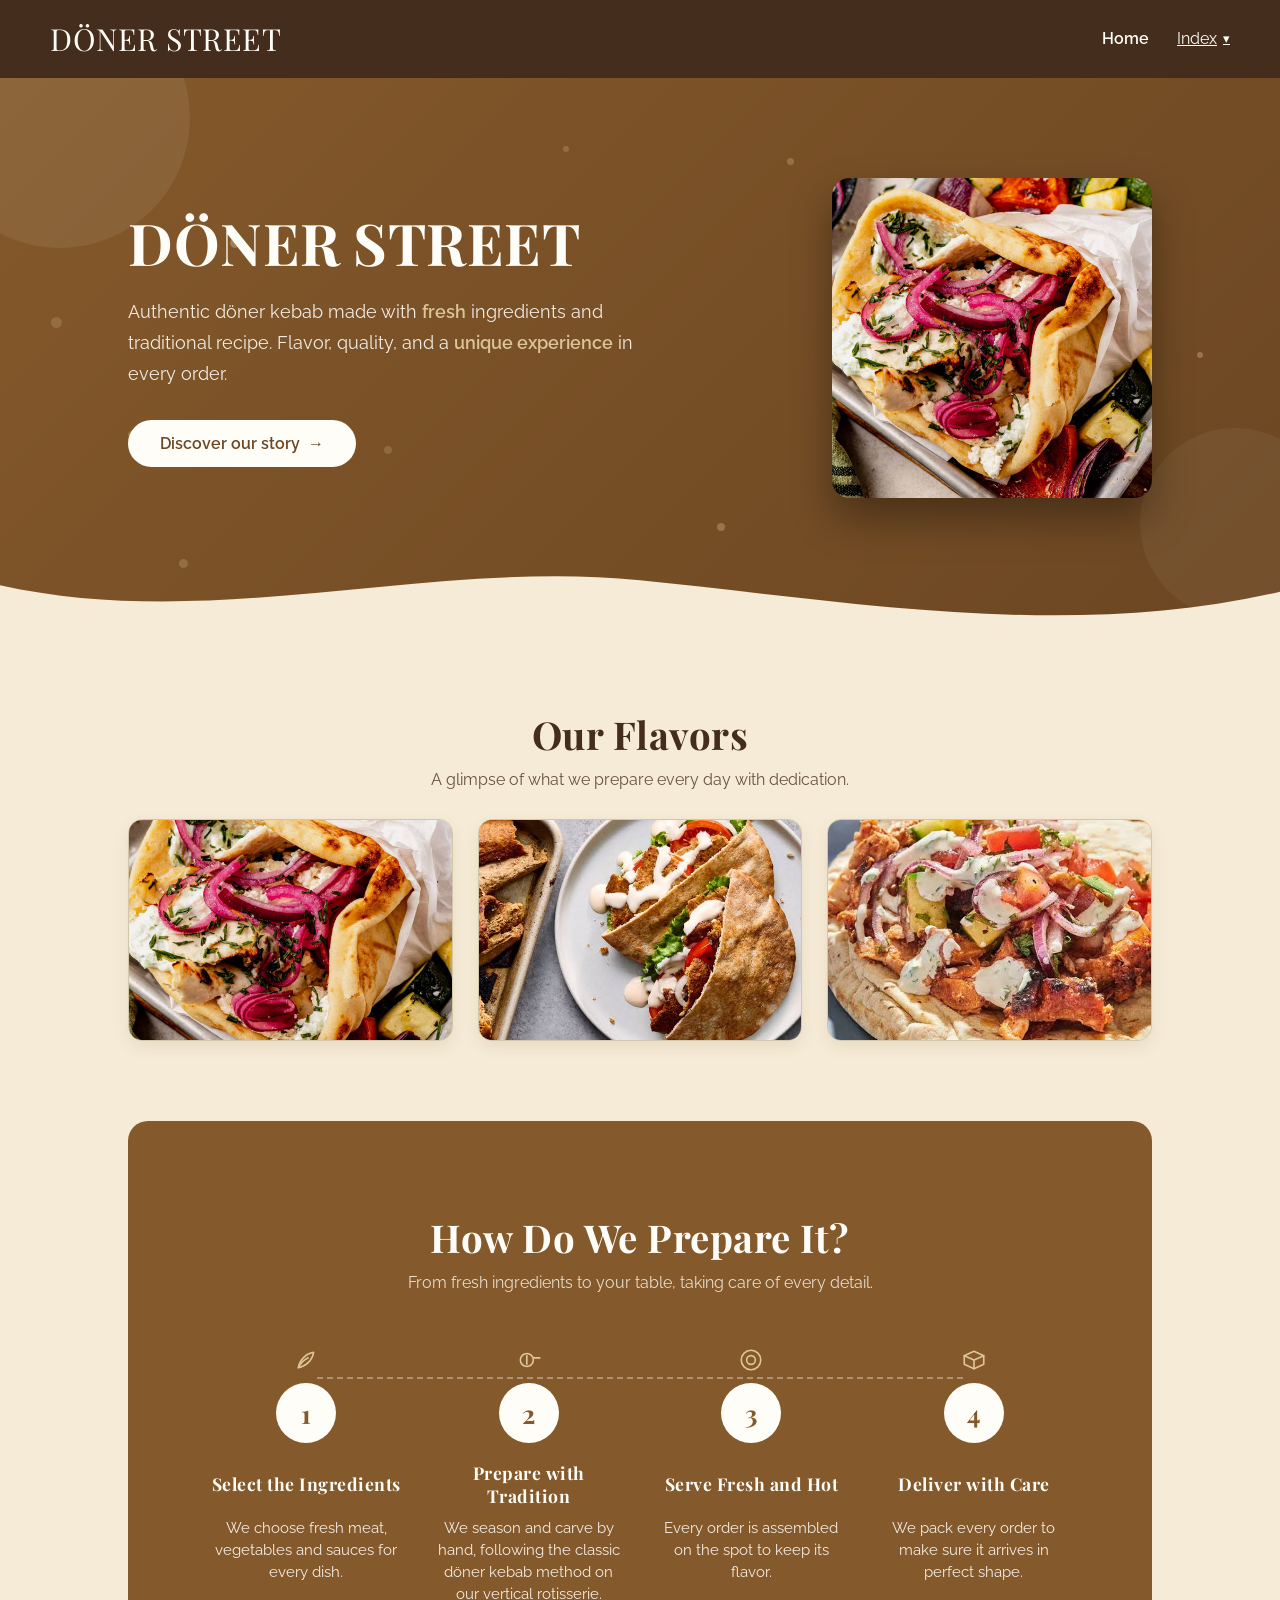
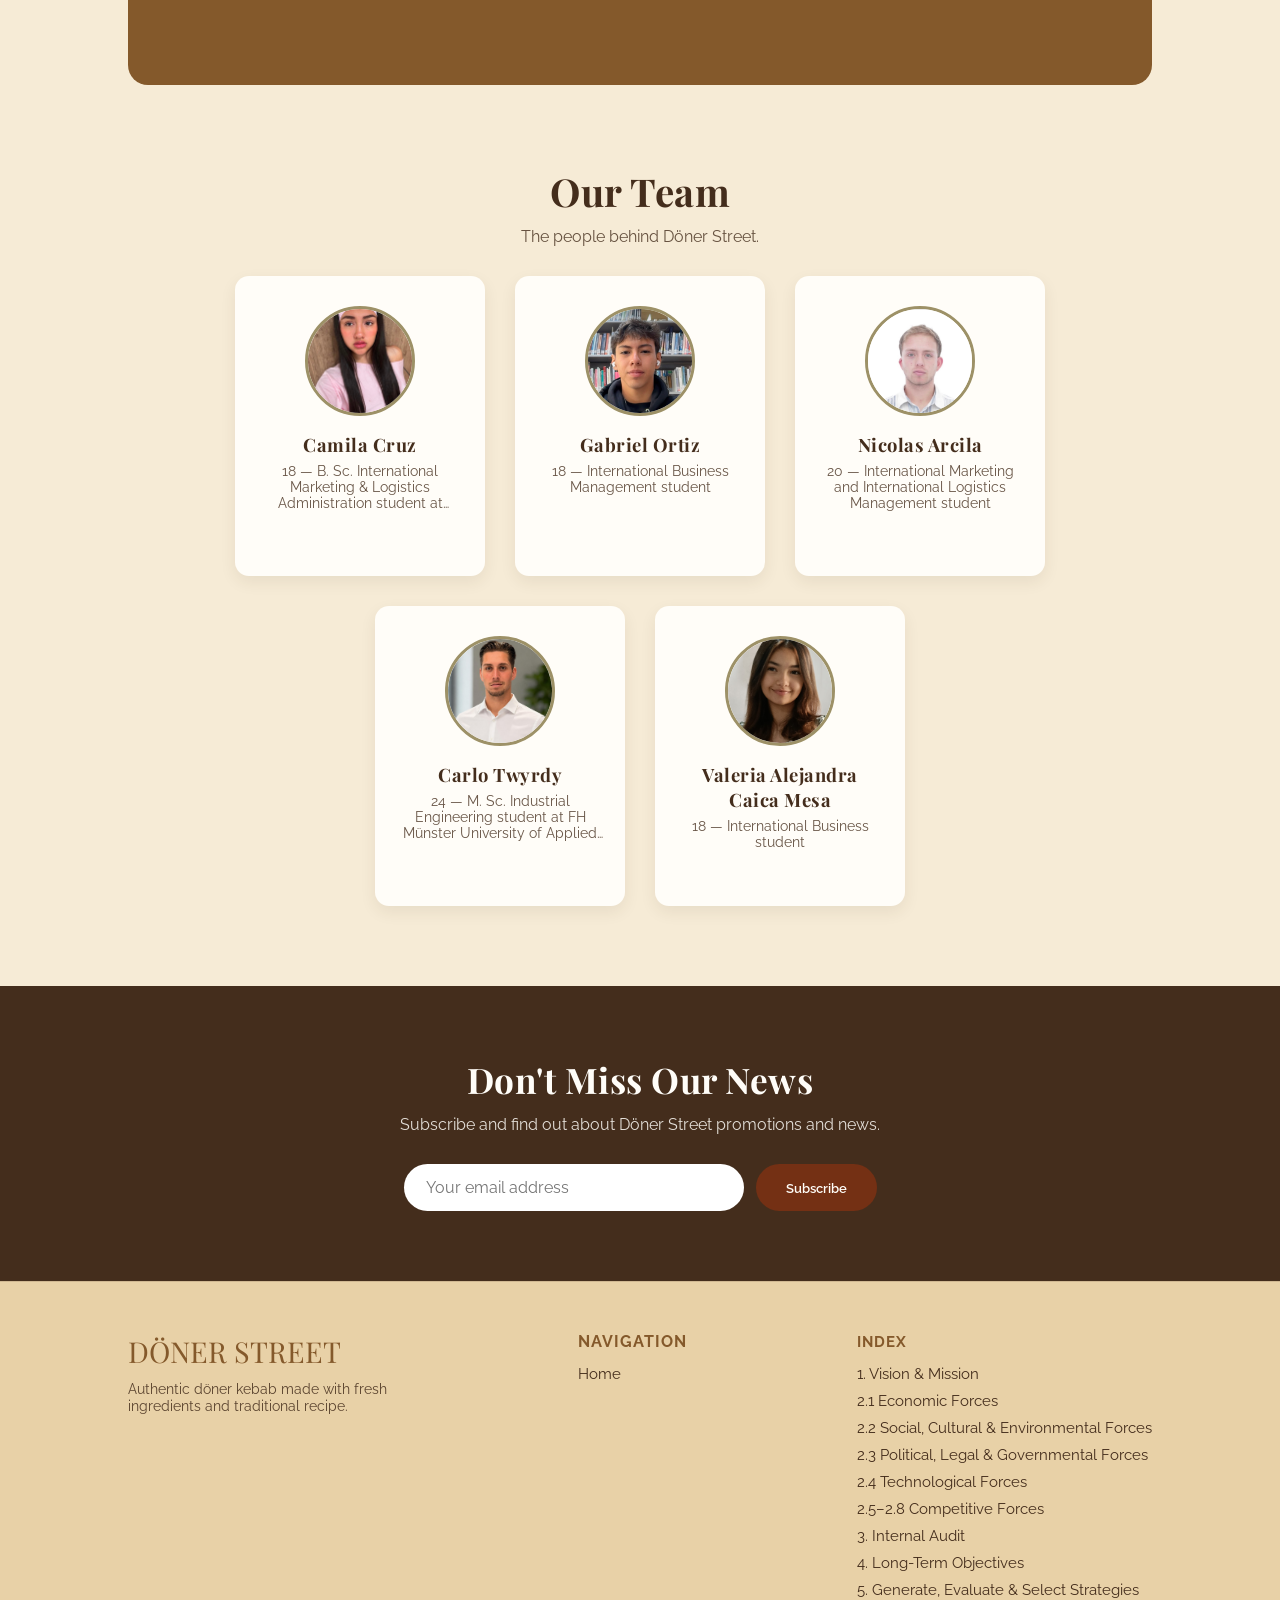
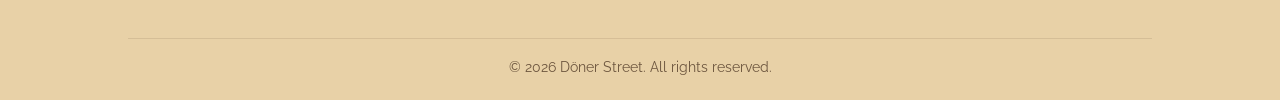
<file: index.html>
<!DOCTYPE html>
<html lang="en">

<head>
    <meta charset="UTF-8">
    <meta name="viewport" content="width=device-width, initial-scale=1.0">
    <title>Döner Street</title>

    <link rel="stylesheet" href="css/base.css">
    <link rel="stylesheet" href="css/estilo.css">
    <link href="https://fonts.googleapis.com/css2?family=Playfair+Display:wght@600;700&family=Raleway:wght@300;400;500;600&display=swap"
        rel="stylesheet">
</head>

<body>

    <header class="navbar">
        <div class="logo"><a href="index.html">DÖNER STREET</a></div>
        <nav>
            <a href="index.html">Home</a>

            <div class="dropdown">
                <a href="sitemap.html" class="dropdown-toggle">Index</a>
                <div class="dropdown-menu">
                    <span class="dd-chapter">1. Vision &amp; Mission</span>
                    <a href="mision-vision.html">1. Vision &amp; Mission</a>
                    <a href="mision-vision.html#section-1-1" class="dd-l3">1.1 History</a>
                    <a href="mision-vision.html#section-1-2" class="dd-l3">1.2 Mission Statement</a>
                    <a href="mision-vision.html#section-1-3" class="dd-l3">1.3 Vision Statement</a>

                    <span class="dd-chapter">2. External Audit</span>
                    <a href="fuerzas-economicas.html">2.1 Economic Forces</a>
                    <a href="fuerzas-sociales.html">2.2 Social, Cultural &amp; Environmental Forces</a>
                    <a href="fuerzas-legales.html">2.3 Political, Legal &amp; Governmental Forces</a>
                    <a href="fuerzas-tecnologicas.html">2.4 Technological Forces</a>
                    <a href="fuerzas-competitivas.html#section-2-5">2.5&ndash;2.8 Competitive Forces</a>
                    <a href="fuerzas-competitivas.html#section-2-6" class="dd-l3">2.6 Porter's Five Forces</a>
                    <a href="fuerzas-competitivas.html#section-2-7" class="dd-l3">2.7 EFE Matrix</a>
                    <a href="fuerzas-competitivas.html#section-2-8" class="dd-l3">2.8 CPM</a>

                    <span class="dd-chapter">3. Internal Audit</span>
                    <a href="auditoria-interna.html">3. Internal Audit</a>
                    <a href="auditoria-interna.html#section-3-3" class="dd-l3">3.3 Management</a>
                    <a href="auditoria-interna.html#section-3-4" class="dd-l3">3.4 Marketing</a>
                    <a href="auditoria-interna.html#section-3-5" class="dd-l3">3.5 Finance/Accounting</a>
                    <a href="auditoria-interna.html#section-3-6" class="dd-l3">3.6 Production/Operations</a>
                    <a href="auditoria-interna.html#section-3-7" class="dd-l3">3.7 Research &amp; Development</a>
                    <a href="auditoria-interna.html#section-3-8" class="dd-l3">3.8 Management Information Systems</a>
                    <a href="auditoria-interna.html#section-3-9" class="dd-l3">3.9 IFE Matrix</a>

                    <span class="dd-chapter">4. Long-Term Objectives</span>
                    <a href="objetivos-estrategias.html">4. Establish Long-Term Objectives</a>
                    <a href="objetivos-estrategias.html#section-4-1" class="dd-l3">4.1 Long-Term Objectives</a>
                    <a href="objetivos-estrategias.html#section-4-2" class="dd-l3">4.2 Annual Objectives</a>
                    <a href="objetivos-estrategias.html#section-4-3" class="dd-l3">4.3 Gantt</a>
                    <a href="objetivos-estrategias.html#section-4-4" class="dd-l3">4.4 Balanced Scorecard</a>
                    <a href="objetivos-estrategias.html#section-4-5" class="dd-l3">4.5 Financial &amp; Strategic Objectives</a>
                    <a href="objetivos-estrategias.html#section-4-6" class="dd-l3">4.6 Type of Strategy</a>
                    <a href="objetivos-estrategias.html#section-4-8" class="dd-l3">4.8 Porter's Five Generic Strategies</a>

                    <span class="dd-chapter">5. Generate, Evaluate &amp; Select Strategies</span>
                    <a href="seleccion-estrategias.html">5. Generate, Evaluate, and Select Strategies</a>
                    <a href="seleccion-estrategias.html#section-5-1" class="dd-l3">5.1 Input Stage</a>
                    <a href="seleccion-estrategias.html#section-5-2" class="dd-l3">5.2 Matching Stage</a>
                    <a href="seleccion-estrategias.html#section-5-2-1" class="dd-l3">5.2.1 SWOT Matrix</a>
                    <a href="seleccion-estrategias.html#section-5-3" class="dd-l3">5.3 Decision Stage (QSPM)</a>

                    <a href="sitemap.html" class="dd-viewall">View Full Index &rarr;</a>
                </div>
            </div>
        </nav>
    </header>

    <section class="hero-ola">
        <div class="bg-shape shape-1"></div>
        <div class="bg-shape shape-2"></div>
        <div class="bg-dot dot-1"></div>
        <div class="bg-dot dot-2"></div>
        <div class="bg-dot dot-3"></div>
        <div class="bg-dot dot-4"></div>
        <div class="bg-dot dot-5"></div>
        <div class="bg-dot dot-6"></div>
        <div class="bg-dot dot-7"></div>
        <div class="bg-dot dot-8"></div>
        <div class="bg-dot dot-9"></div>
        <div class="bg-dot dot-10"></div>
        <div class="bg-dot dot-11"></div>
        <div class="bg-dot dot-12"></div>
        <div class="döner-container">
            <!-- Text Column -->
            <div class="döner-content">
                <h1 class="döner-title">DÖNER STREET</h1>
                <p class="döner-description">
                    Authentic döner kebab made with <em>fresh</em> ingredients and
                    traditional recipe. Flavor, quality, and a <em>unique experience</em> in every order.
                </p>
                <a href="mision-vision.html" class="döner-btn">
                    Discover our story <span class="arrow">&rarr;</span>
                </a>
            </div>

            <!-- Image Column -->
            <div class="döner-image-wrapper">
                <img src="imagenes/img/chicken-doner-kebab-10.jpg" alt="Döner Street Dish" class="döner-img">
            </div>
        </div>

        <svg class="hero-ola-wave" viewBox="0 0 1440 110" preserveAspectRatio="none" aria-hidden="true">
            <path d="M0,32 C240,90 480,0 720,26 C960,52 1200,100 1440,40 L1440,110 L0,110 Z" />
        </svg>
    </section>

    <section class="main">

        <section class="galeria">
            <div class="section-heading">
                <h2>Our Flavors</h2>
                <p>A glimpse of what we prepare every day with dedication.</p>
            </div>
            <div class="grid-galeria">
                <div class="galeria-card">
                    <img src="imagenes/img/chicken-doner-kebab-10.jpg" alt="Chicken döner kebab">
                </div>
                <div class="galeria-card">
                    <img src="imagenes/img/doner-kebap-1.jpeg" alt="Döner kebab">
                </div>
                <div class="galeria-card">
                    <img src="imagenes/img/images.jpg" alt="Döner kebab">
                </div>
            </div>
        </section>

        <section class="proceso">
            <div class="section-heading">
                <h2>How Do We Prepare It?</h2>
                <p>From fresh ingredients to your table, taking care of every detail.</p>
            </div>
            <div class="pasos">
                <div class="paso">
                    <div class="paso-icon">
                        <svg viewBox="0 0 24 24" fill="none" stroke="currentColor" stroke-width="1.5" stroke-linecap="round" stroke-linejoin="round">
                            <path d="M5 19c7-1 13-7 14-14-7 1-13 7-14 14z" />
                            <path d="M5 19c2-4 5-7 9-9" />
                        </svg>
                    </div>
                    <div class="numero">1</div>
                    <h3>Select the Ingredients</h3>
                    <p>We choose fresh meat, vegetables and sauces for every dish.</p>
                </div>
                <div class="paso">
                    <div class="paso-icon">
                        <svg viewBox="0 0 24 24" fill="none" stroke="currentColor" stroke-width="1.5" stroke-linecap="round" stroke-linejoin="round">
                            <circle cx="10" cy="12" r="6" />
                            <path d="M16 10h6" />
                            <path d="M10 8v8" />
                        </svg>
                    </div>
                    <div class="numero">2</div>
                    <h3>Prepare with Tradition</h3>
                    <p>We season and carve by hand, following the classic döner kebab method on our vertical rotisserie.</p>
                </div>
                <div class="paso">
                    <div class="paso-icon">
                        <svg viewBox="0 0 24 24" fill="none" stroke="currentColor" stroke-width="1.5" stroke-linecap="round" stroke-linejoin="round">
                            <circle cx="12" cy="12" r="9" />
                            <circle cx="12" cy="12" r="4" />
                        </svg>
                    </div>
                    <div class="numero">3</div>
                    <h3>Serve Fresh and Hot</h3>
                    <p>Every order is assembled on the spot to keep its flavor.</p>
                </div>
                <div class="paso">
                    <div class="paso-icon">
                        <svg viewBox="0 0 24 24" fill="none" stroke="currentColor" stroke-width="1.5" stroke-linecap="round" stroke-linejoin="round">
                            <path d="M3 8l9-4 9 4-9 4-9-4z" />
                            <path d="M3 8v8l9 4 9-4V8" />
                            <path d="M12 12v8" />
                        </svg>
                    </div>
                    <div class="numero">4</div>
                    <h3>Deliver with Care</h3>
                    <p>We pack every order to make sure it arrives in perfect shape.</p>
                </div>
            </div>
        </section>

        <section class="equipo">
            <div class="section-heading">
                <h2>Our Team</h2>
                <p>The people behind Döner Street.</p>
            </div>
            <div class="grid-equipo">
                <div class="equipo-card">
                    <img src="imagenes/img/Cmai.jpeg" alt="Camila Cruz">
                    <h3>Camila Cruz</h3>
                    <p>18 &mdash; B. Sc. International Marketing &amp; Logistics Administration student at Universidad de La Sabana</p>
                </div>
                <div class="equipo-card">
                    <img src="imagenes/img/Gabo.jpeg" alt="Gabriel Ortiz">
                    <h3>Gabriel Ortiz</h3>
                    <p>18 &mdash; International Business Management student</p>
                </div>
                <div class="equipo-card">
                    <img src="imagenes/img/Nicolas.jpeg" alt="Nicolas Arcila">
                    <h3>Nicolas Arcila</h3>
                    <p>20 &mdash; International Marketing and International Logistics Management student</p>
                </div>
                <div class="equipo-card">
                    <img src="imagenes/img/galeria-1.jpeg" alt="Carlo Twyrdy">
                    <h3>Carlo Twyrdy</h3>
                    <p>24 &mdash; M. Sc. Industrial Engineering student at FH Münster University of Applied Sciences</p>
                </div>
                <div class="equipo-card">
                    <img src="imagenes/img/galeria-2.jpeg" alt="Valeria Alejandra Caica Mesa">
                    <h3>Valeria Alejandra Caica Mesa</h3>
                    <p>18 &mdash; International Business student</p>
                </div>
            </div>
        </section>

    </section>

    <section class="newsletter">
        <h2>Don't Miss Our News</h2>
        <p>Subscribe and find out about Döner Street promotions and news.</p>
        <form class="newsletter-form" onsubmit="event.preventDefault(); alert('Thank you for subscribing!');">
            <input type="email" placeholder="Your email address" required>
            <button type="submit">Subscribe</button>
        </form>
    </section>

    <footer class="footer">
        <div class="footer-content">
            <div>
                <div class="footer-logo">DÖNER STREET</div>
                <p class="footer-tagline">Authentic döner kebab made with fresh ingredients and traditional
                    recipe.</p>
            </div>
            <div class="footer-col">
                <h4>Navigation</h4>
                <a href="index.html">Home</a>
            </div>
            <div class="footer-col">
                <h4><a href="sitemap.html">Index</a></h4>
                <a href="mision-vision.html">1. Vision &amp; Mission</a>
                <a href="fuerzas-economicas.html">2.1 Economic Forces</a>
                <a href="fuerzas-sociales.html">2.2 Social, Cultural &amp; Environmental Forces</a>
                <a href="fuerzas-legales.html">2.3 Political, Legal &amp; Governmental Forces</a>
                <a href="fuerzas-tecnologicas.html">2.4 Technological Forces</a>
                <a href="fuerzas-competitivas.html">2.5&ndash;2.8 Competitive Forces</a>
                <a href="auditoria-interna.html">3. Internal Audit</a>
                <a href="objetivos-estrategias.html">4. Long-Term Objectives</a>
                <a href="seleccion-estrategias.html">5. Generate, Evaluate &amp; Select Strategies</a>
            </div>
        </div>
        <p class="footer-copy">&copy; 2026 Döner Street. All rights reserved.</p>
    </footer>

</body>

</html>
</file>
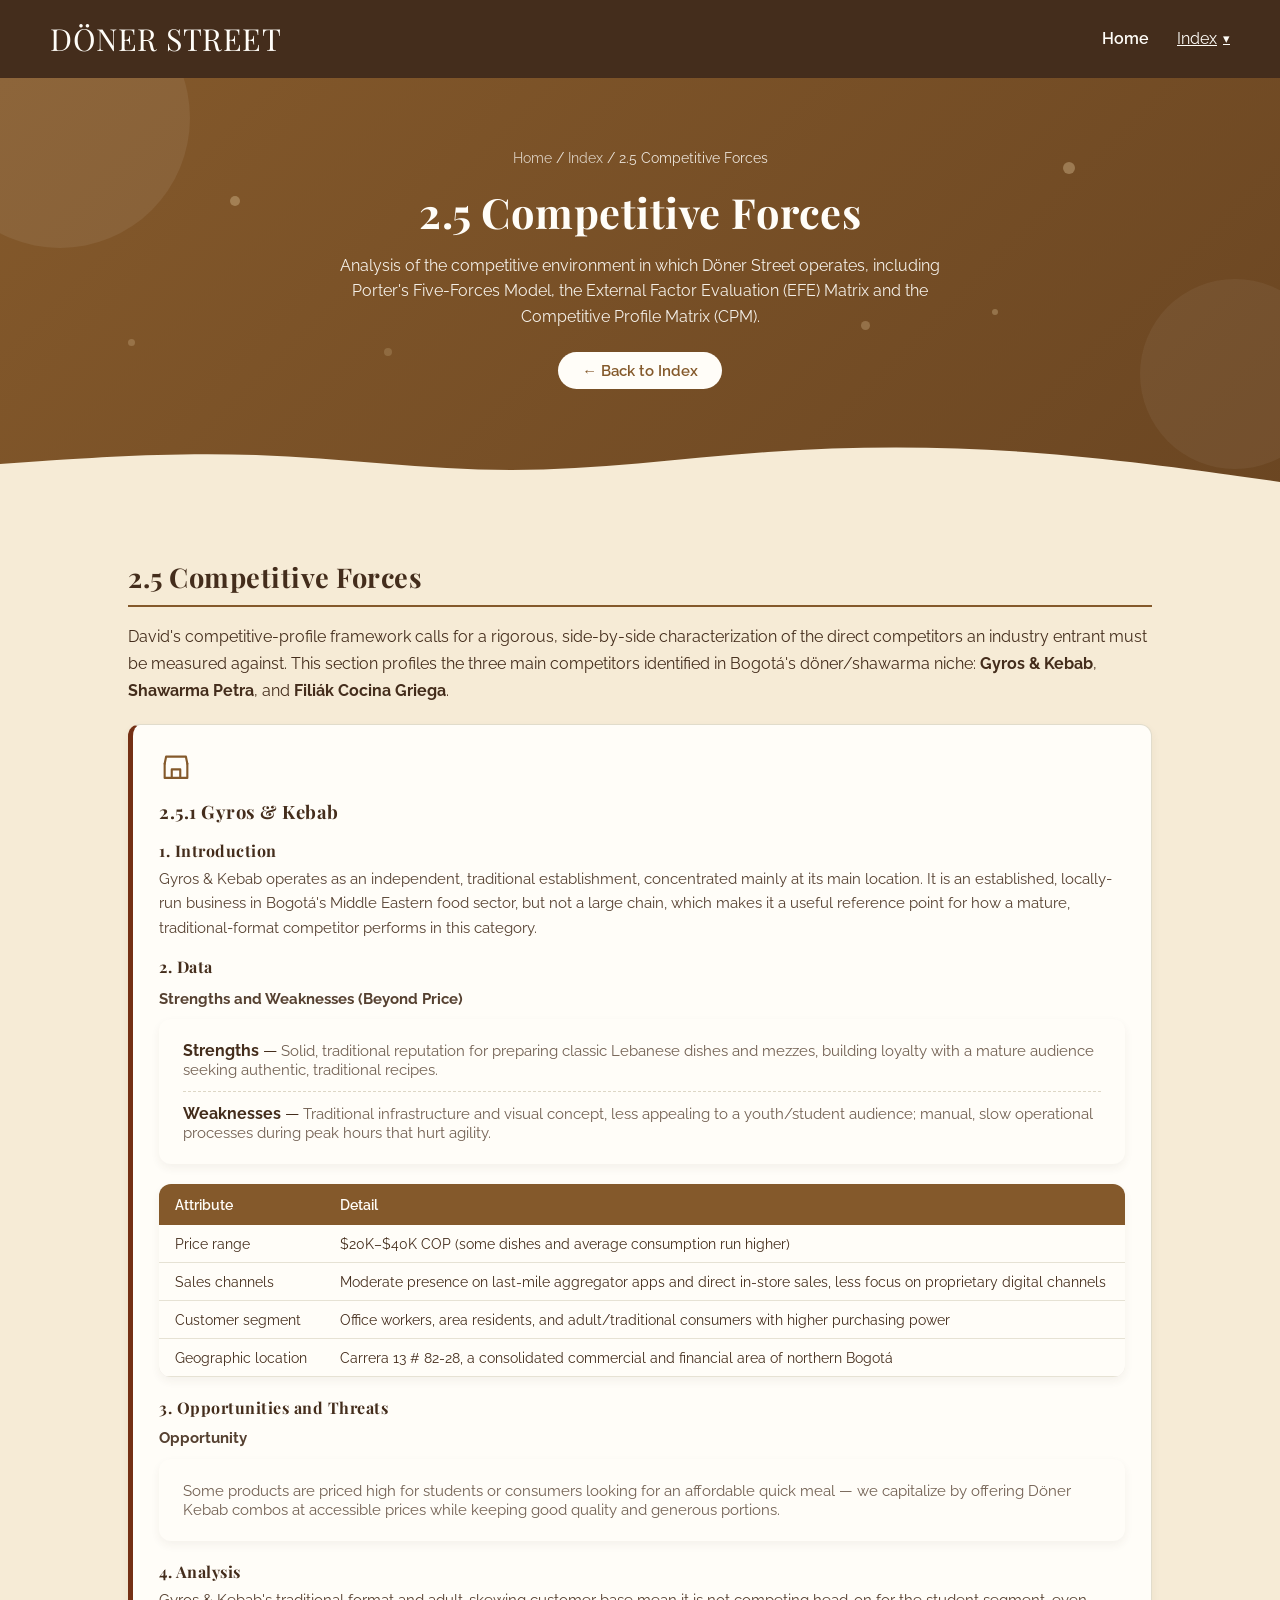
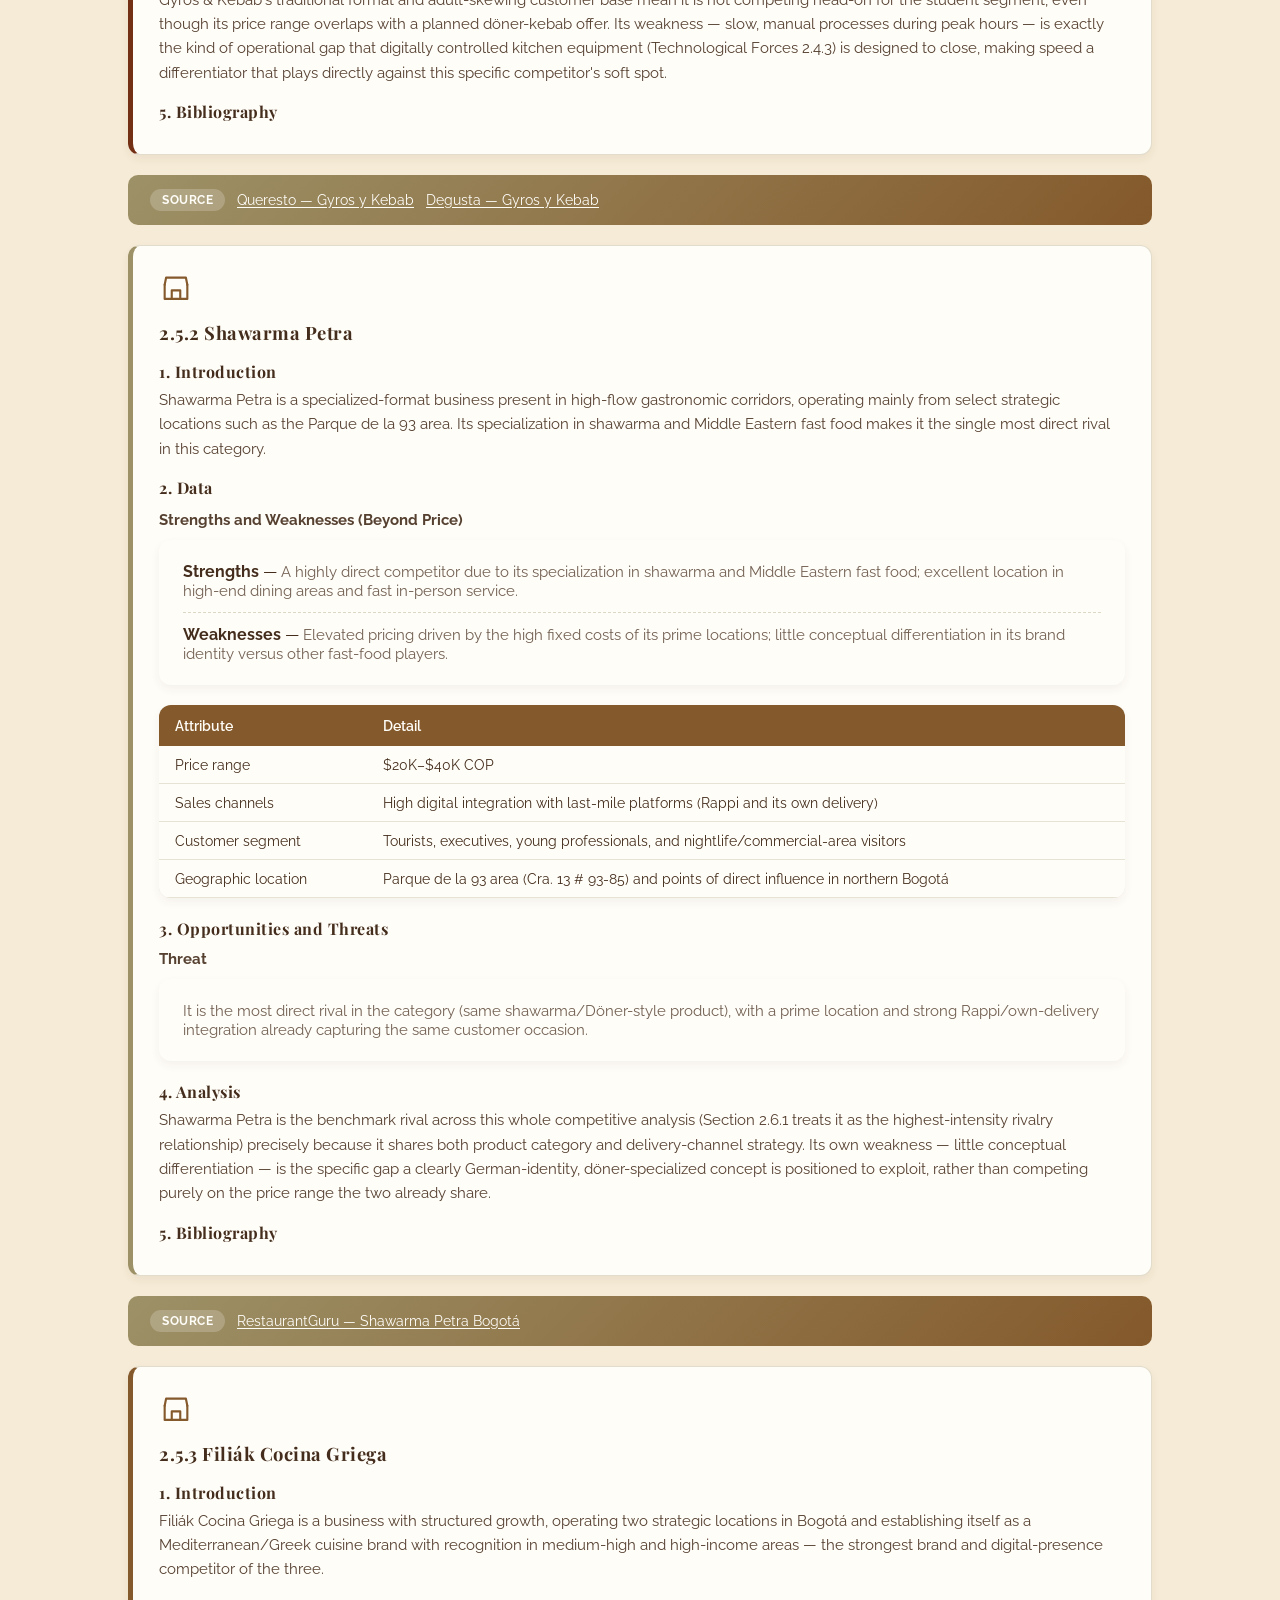
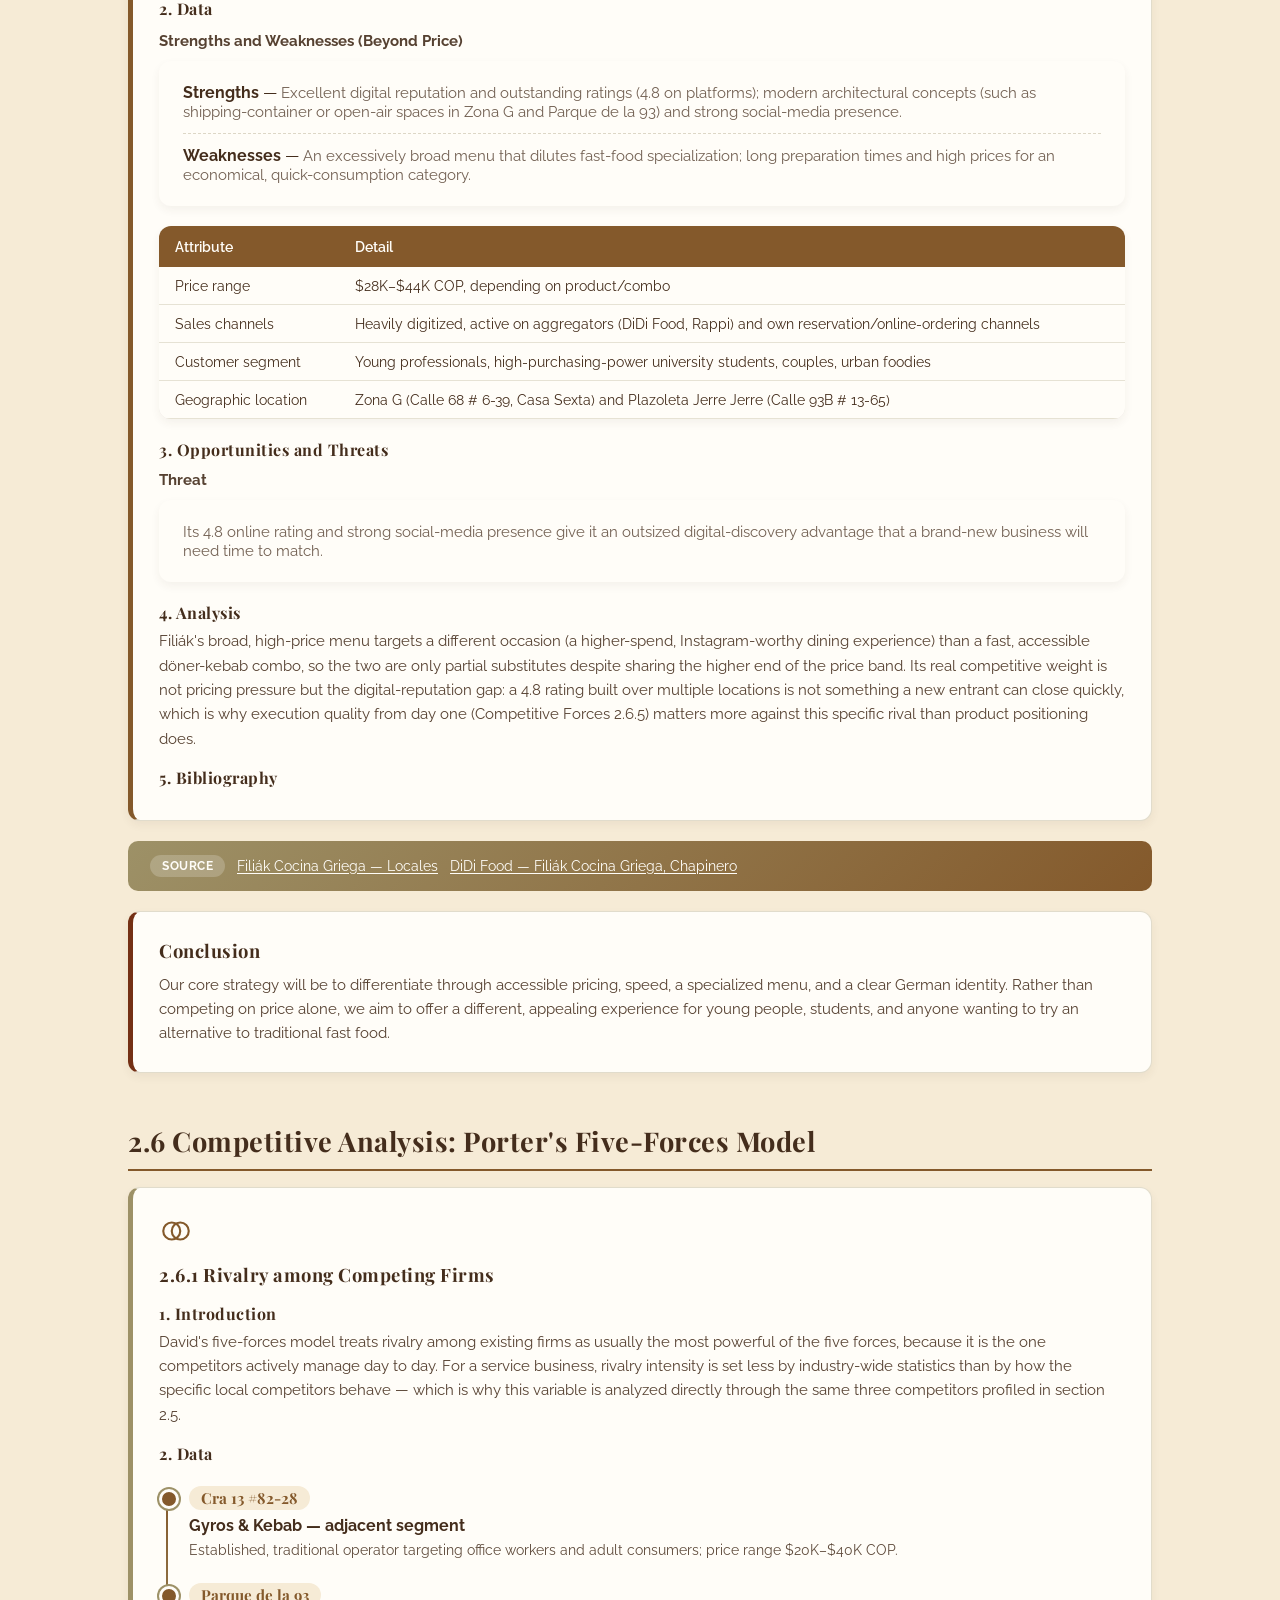
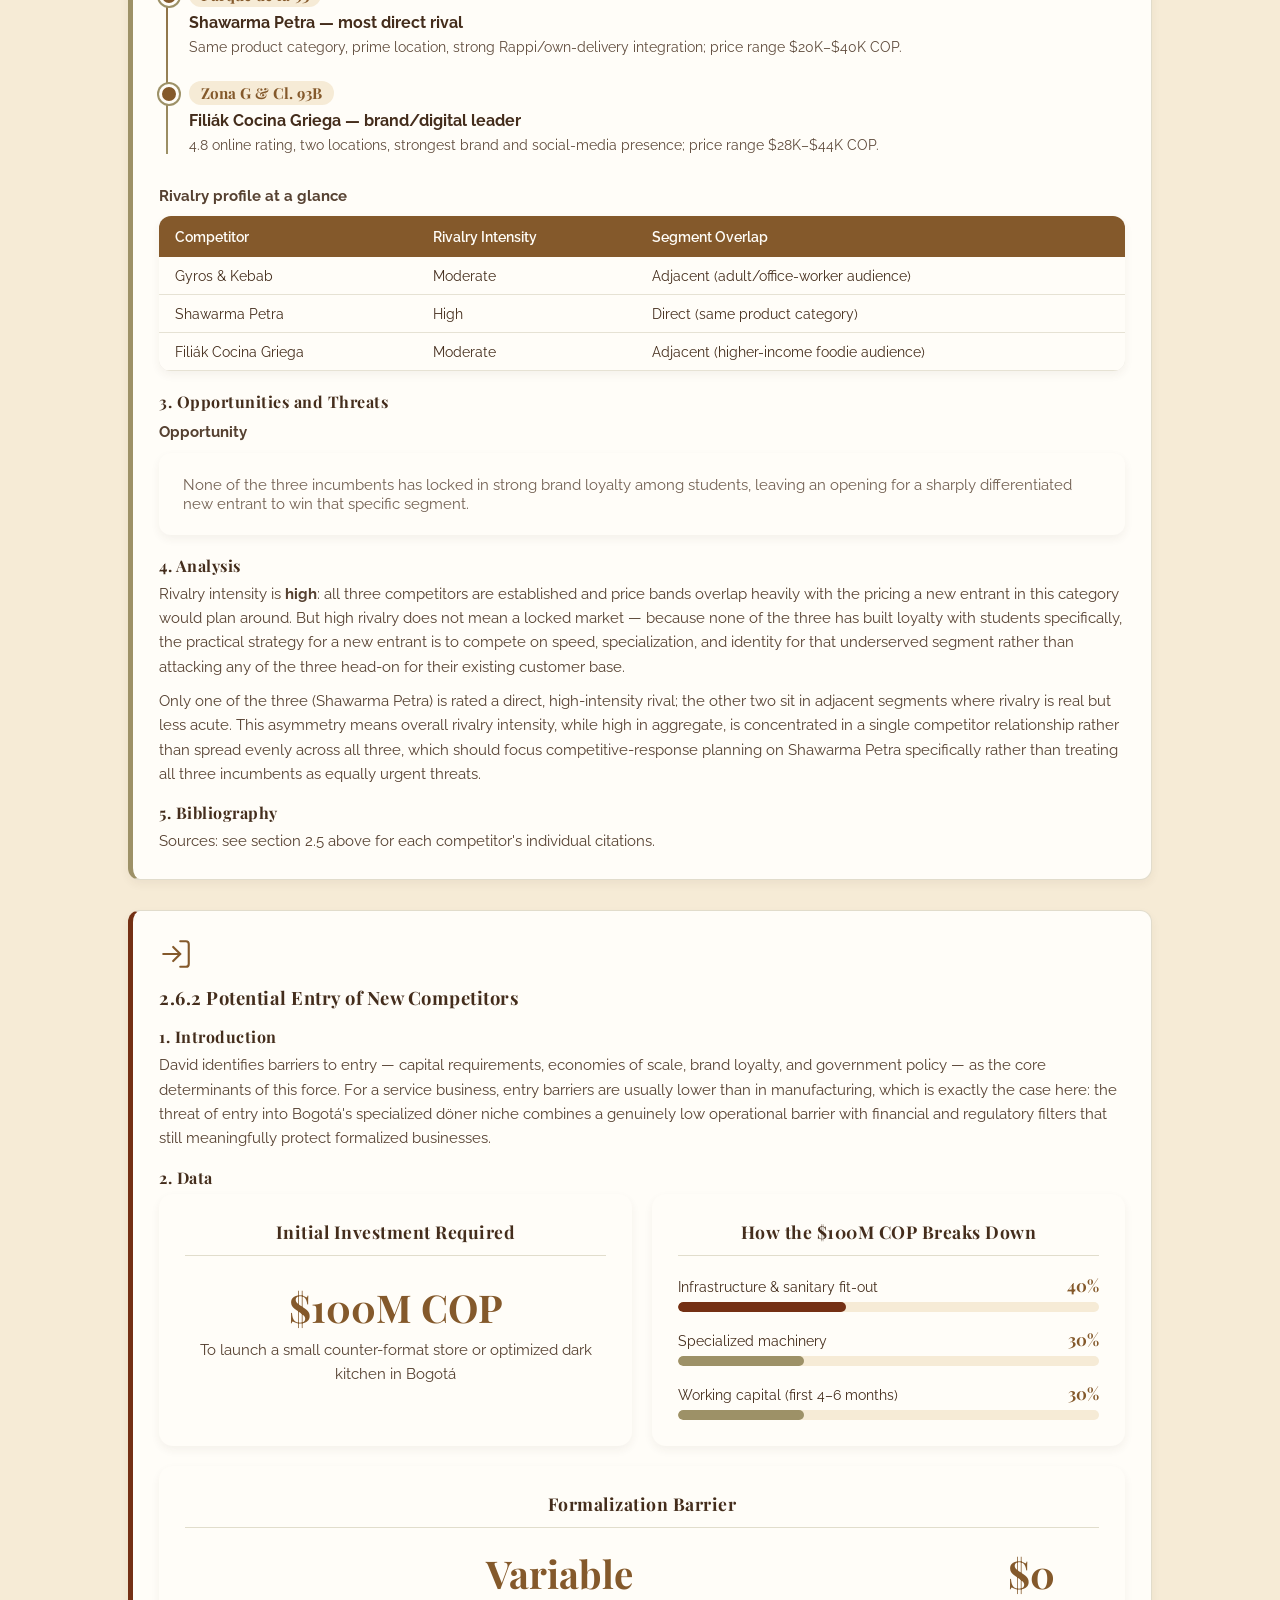
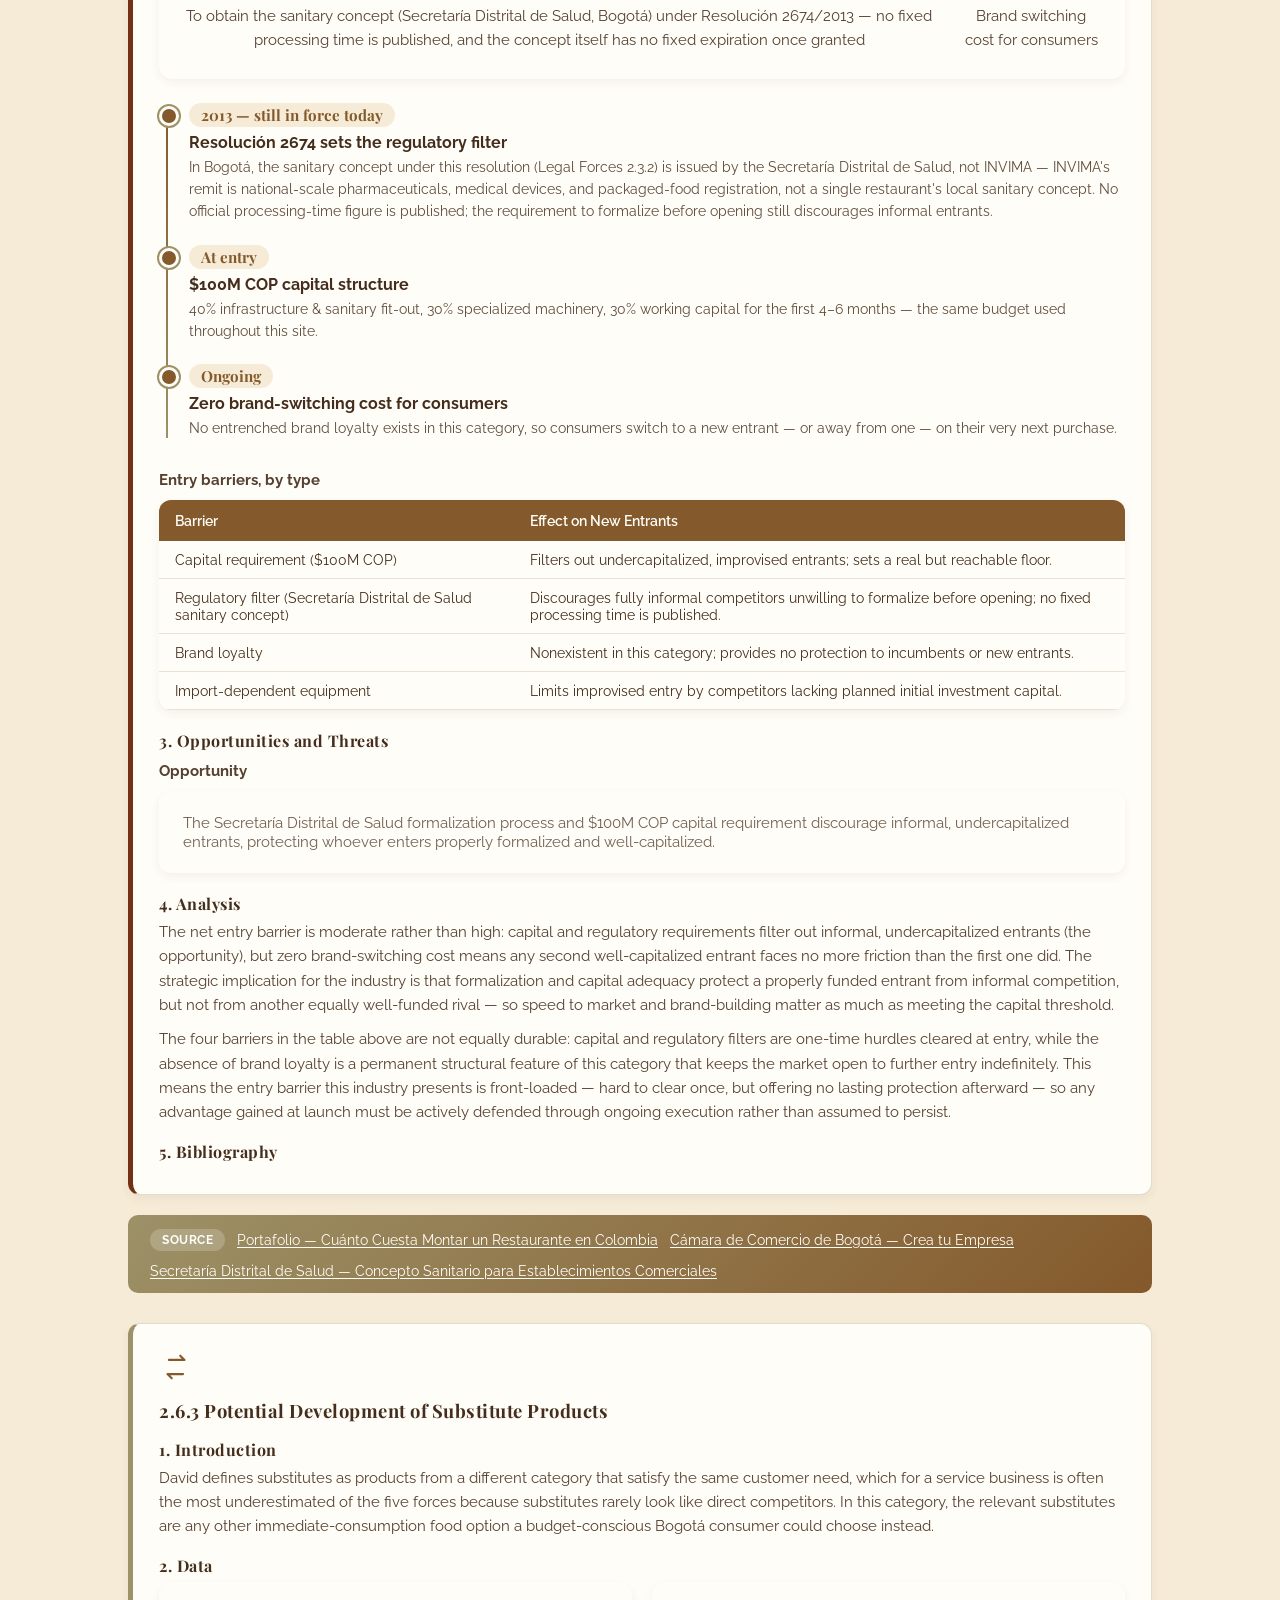
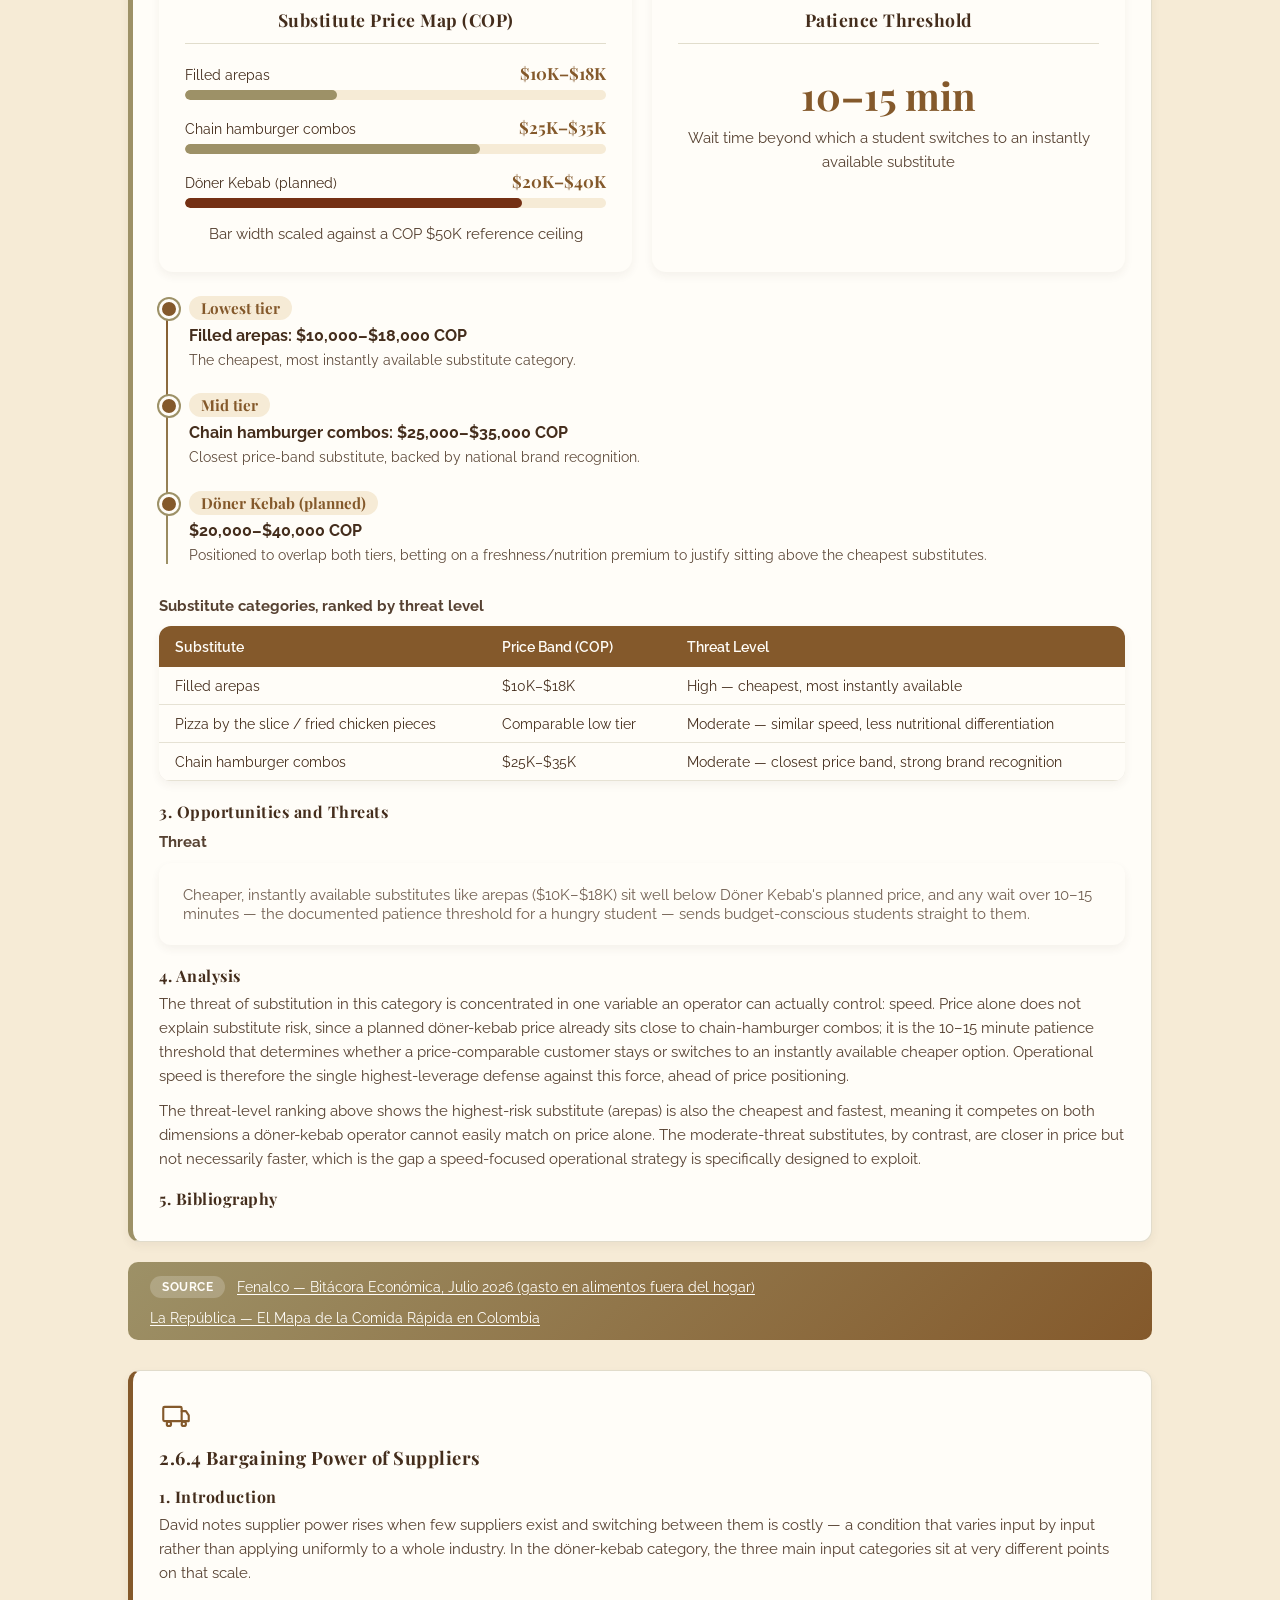
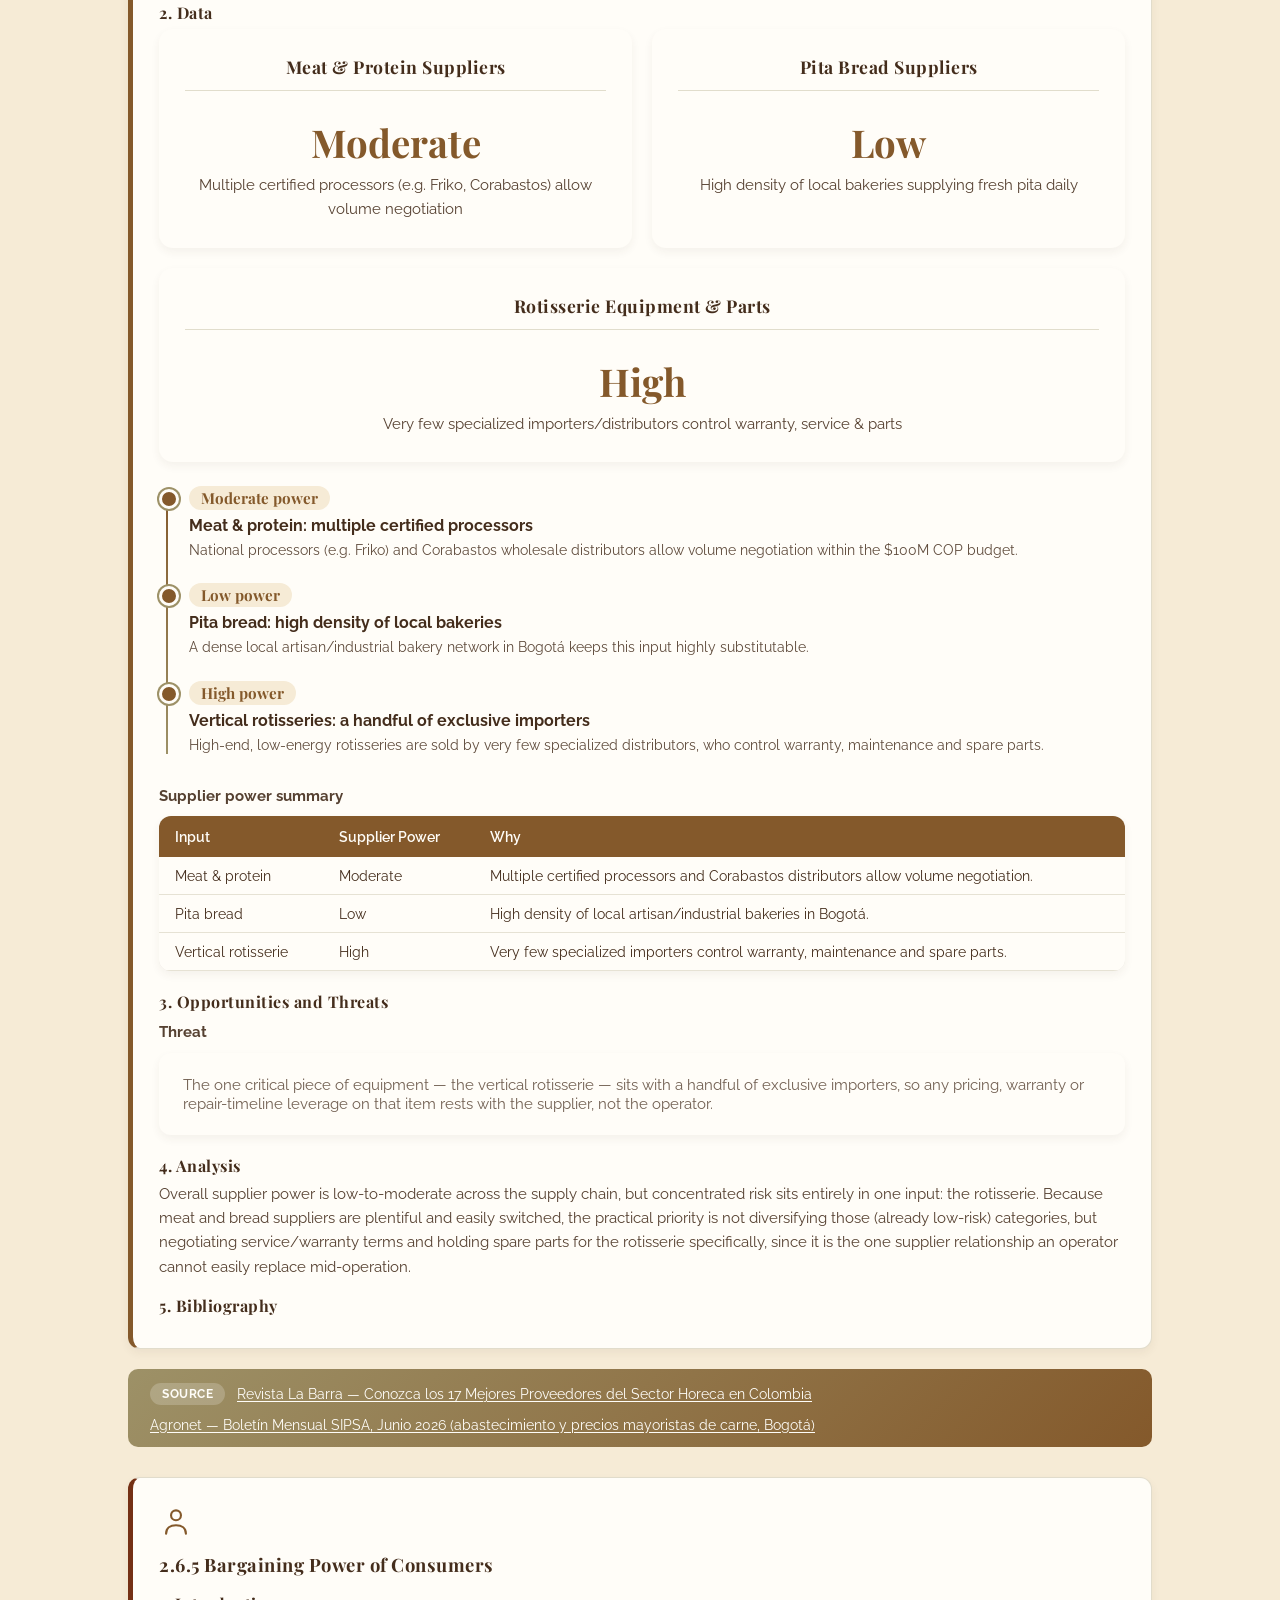
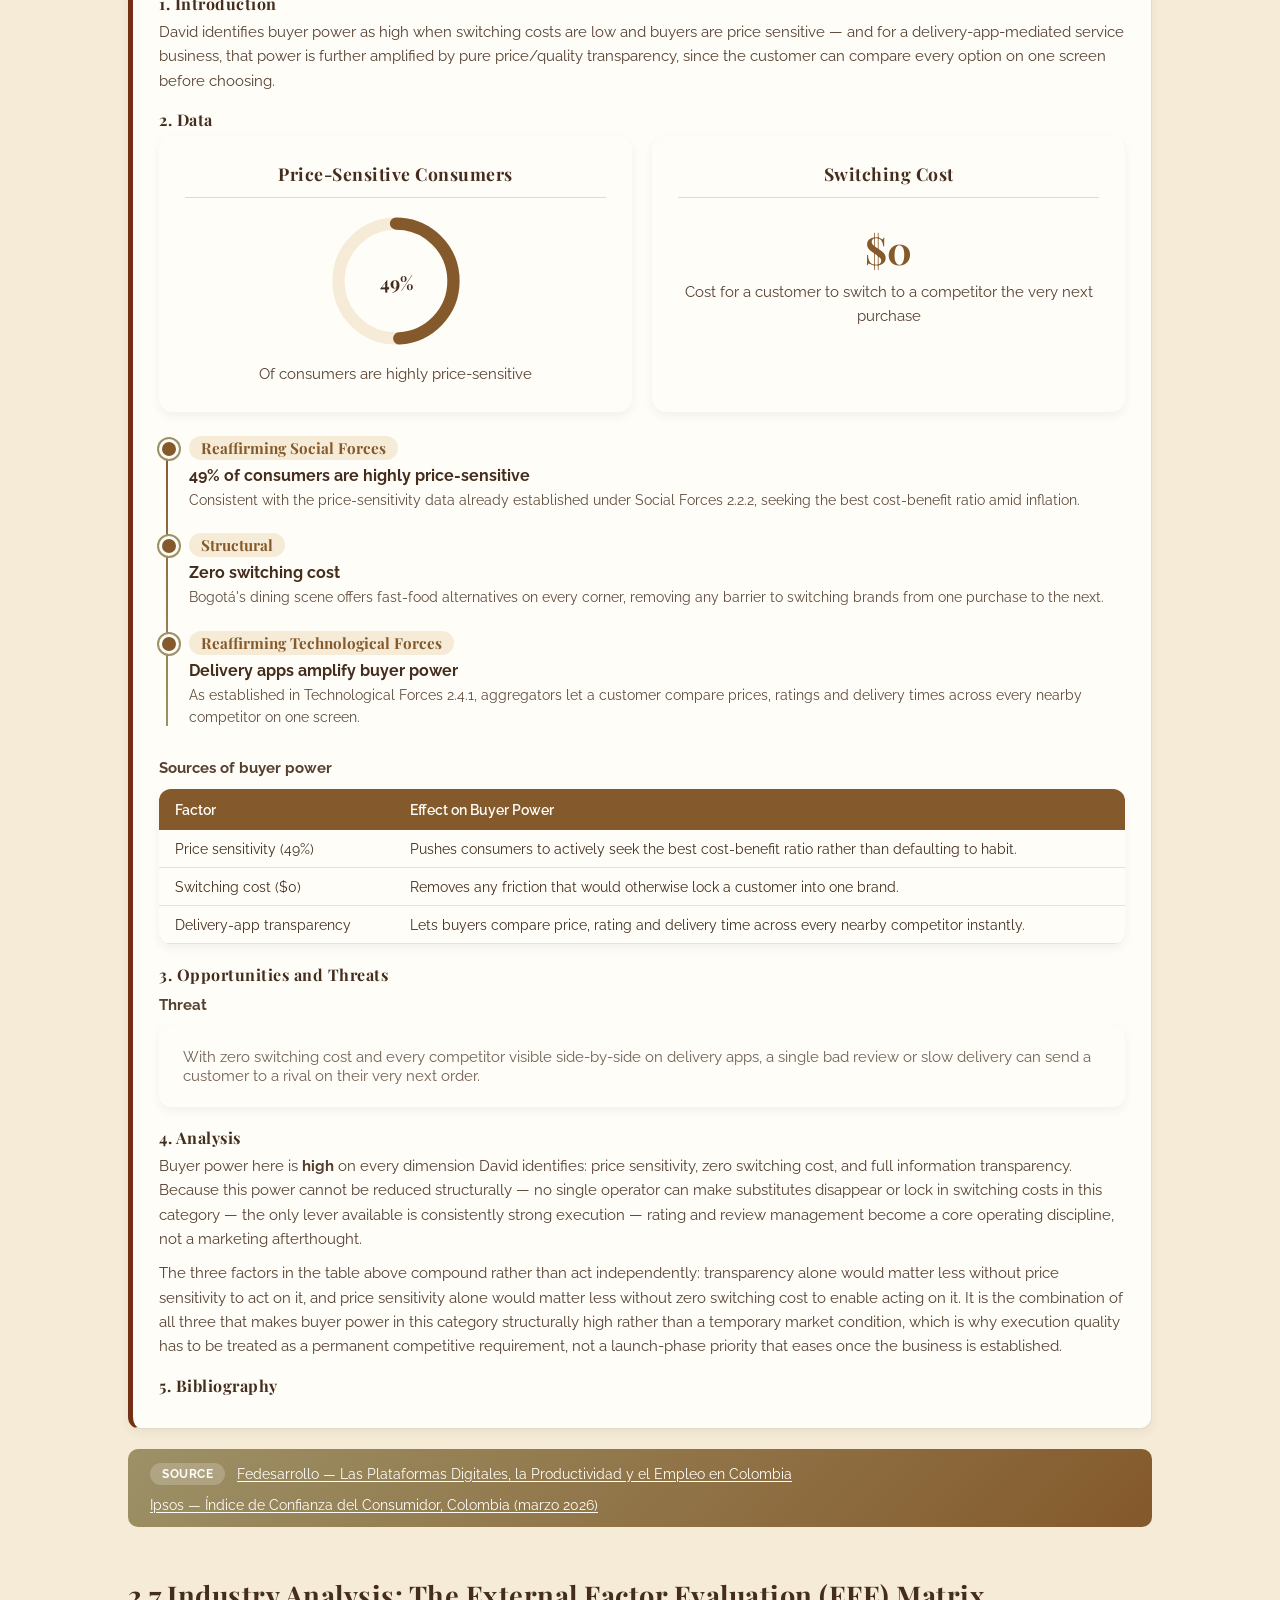
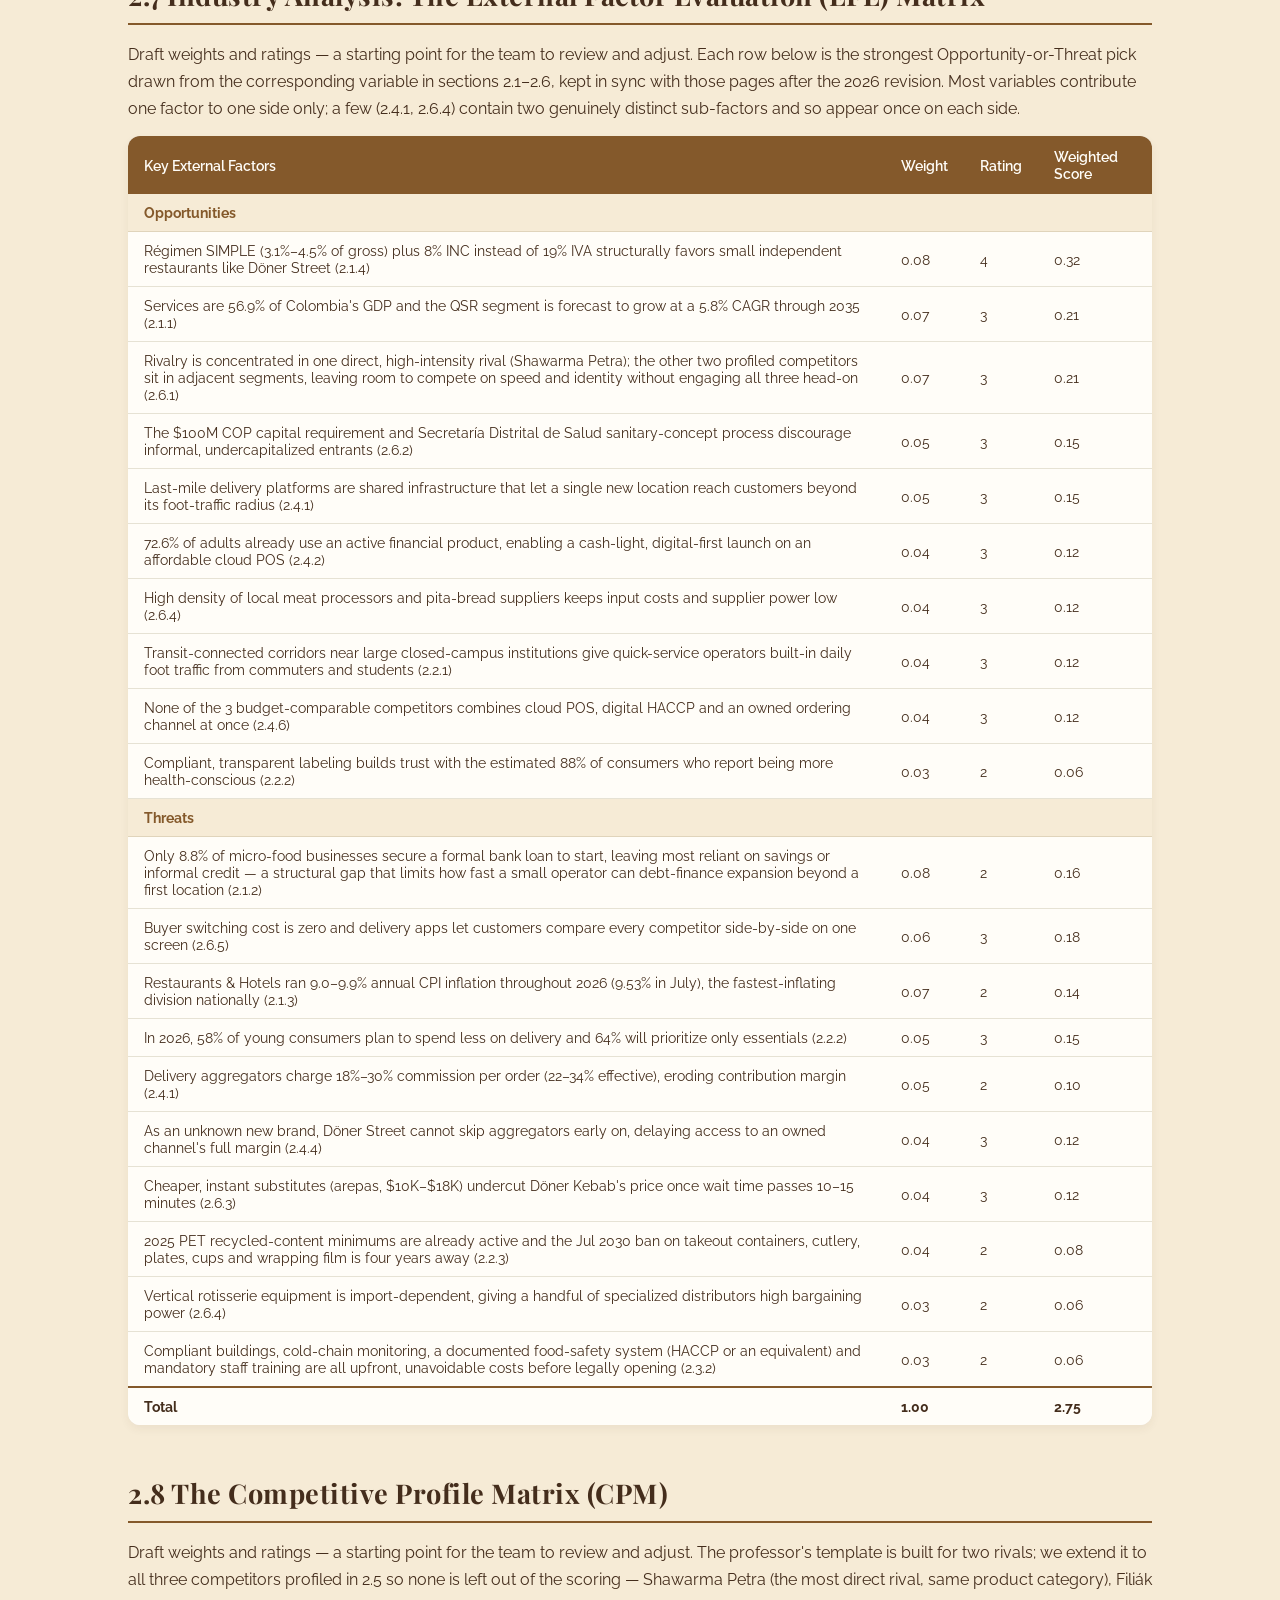
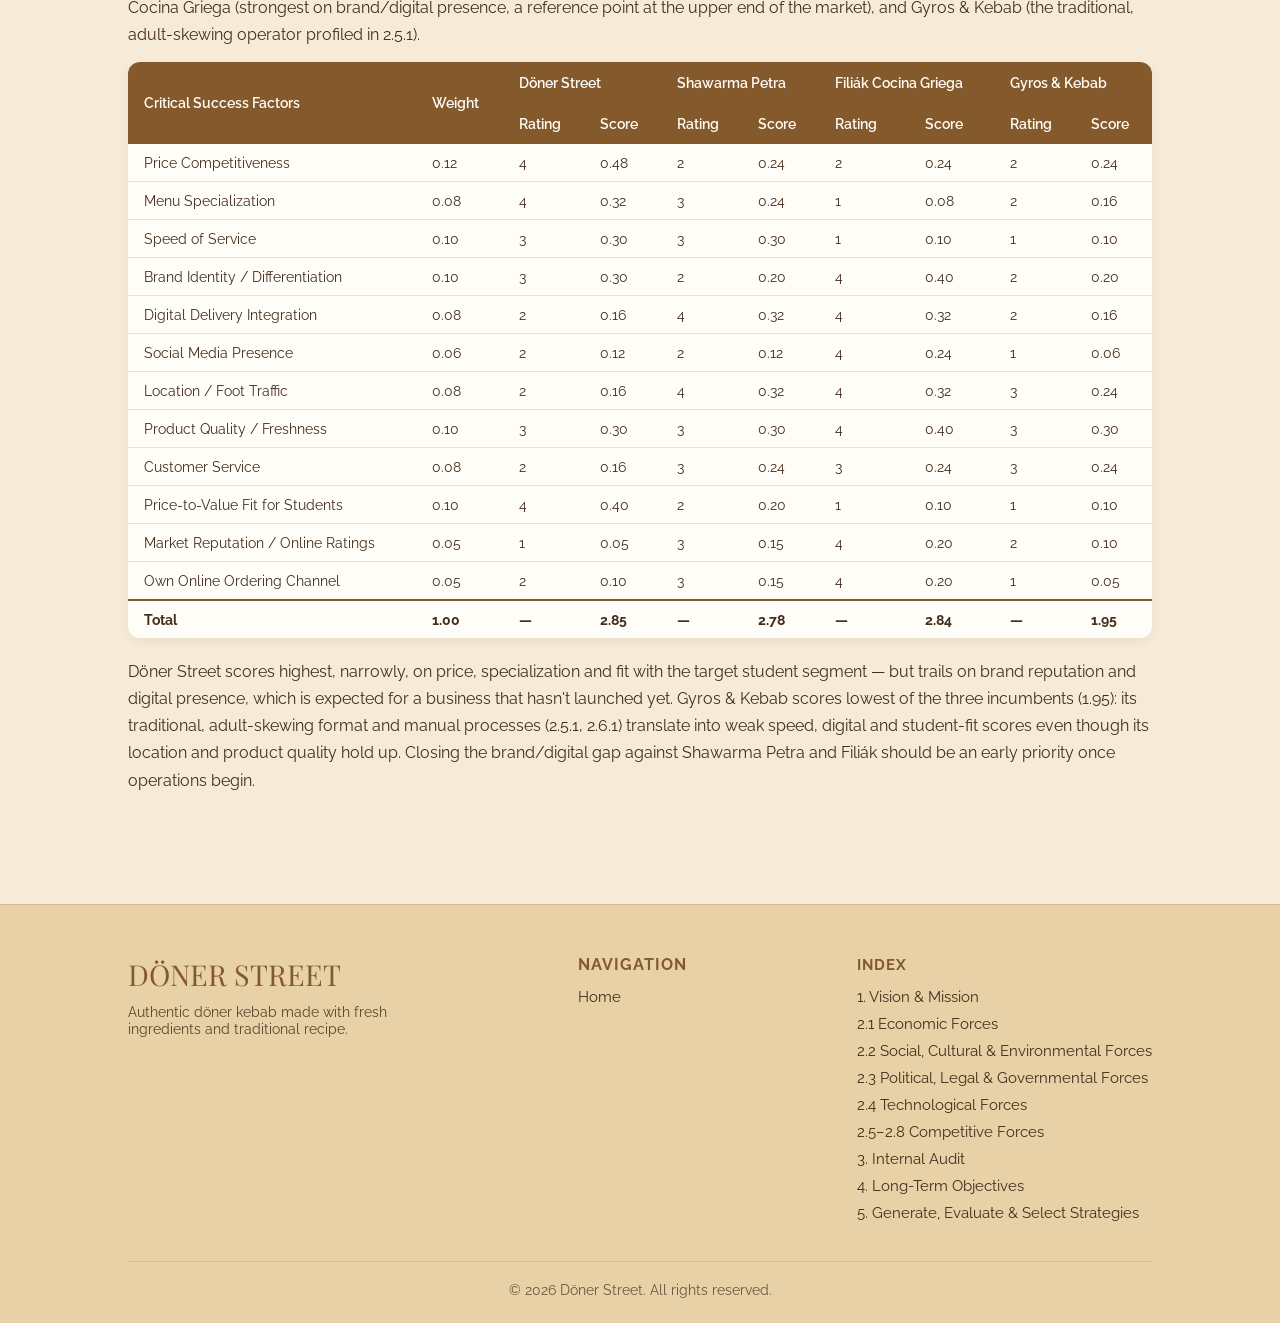
<file: fuerzas-competitivas.html>
<!DOCTYPE html>
<html lang="en">

<head>
    <meta charset="UTF-8">
    <meta name="viewport" content="width=device-width, initial-scale=1.0">
    <title>2.5-2.8 Competitive Forces - Döner Street</title>

    <link rel="stylesheet" href="css/base.css">
    <link rel="stylesheet" href="css/paginas.css">
    <link href="https://fonts.googleapis.com/css2?family=Playfair+Display:wght@600;700&family=Raleway:wght@300;400;500;600&display=swap"
        rel="stylesheet">
</head>

<body>

    <header class="navbar">
        <div class="logo"><a href="index.html">DÖNER STREET</a></div>
        <nav>
            <a href="index.html">Home</a>

            <div class="dropdown">
                <a href="sitemap.html" class="dropdown-toggle">Index</a>
                <div class="dropdown-menu">
                    <span class="dd-chapter">1. Vision &amp; Mission</span>
                    <a href="mision-vision.html">1. Vision &amp; Mission</a>
                    <a href="mision-vision.html#section-1-1" class="dd-l3">1.1 History</a>
                    <a href="mision-vision.html#section-1-2" class="dd-l3">1.2 Mission Statement</a>
                    <a href="mision-vision.html#section-1-3" class="dd-l3">1.3 Vision Statement</a>

                    <span class="dd-chapter">2. External Audit</span>
                    <a href="fuerzas-economicas.html">2.1 Economic Forces</a>
                    <a href="fuerzas-sociales.html">2.2 Social, Cultural &amp; Environmental Forces</a>
                    <a href="fuerzas-legales.html">2.3 Political, Legal &amp; Governmental Forces</a>
                    <a href="fuerzas-tecnologicas.html">2.4 Technological Forces</a>
                    <a href="fuerzas-competitivas.html#section-2-5">2.5&ndash;2.8 Competitive Forces</a>
                    <a href="fuerzas-competitivas.html#section-2-6" class="dd-l3">2.6 Porter's Five Forces</a>
                    <a href="fuerzas-competitivas.html#section-2-7" class="dd-l3">2.7 EFE Matrix</a>
                    <a href="fuerzas-competitivas.html#section-2-8" class="dd-l3">2.8 CPM</a>

                    <span class="dd-chapter">3. Internal Audit</span>
                    <a href="auditoria-interna.html">3. Internal Audit</a>
                    <a href="auditoria-interna.html#section-3-3" class="dd-l3">3.3 Management</a>
                    <a href="auditoria-interna.html#section-3-4" class="dd-l3">3.4 Marketing</a>
                    <a href="auditoria-interna.html#section-3-5" class="dd-l3">3.5 Finance/Accounting</a>
                    <a href="auditoria-interna.html#section-3-6" class="dd-l3">3.6 Production/Operations</a>
                    <a href="auditoria-interna.html#section-3-7" class="dd-l3">3.7 Research &amp; Development</a>
                    <a href="auditoria-interna.html#section-3-8" class="dd-l3">3.8 Management Information Systems</a>
                    <a href="auditoria-interna.html#section-3-9" class="dd-l3">3.9 IFE Matrix</a>

                    <span class="dd-chapter">4. Long-Term Objectives</span>
                    <a href="objetivos-estrategias.html">4. Establish Long-Term Objectives</a>
                    <a href="objetivos-estrategias.html#section-4-1" class="dd-l3">4.1 Long-Term Objectives</a>
                    <a href="objetivos-estrategias.html#section-4-2" class="dd-l3">4.2 Annual Objectives</a>
                    <a href="objetivos-estrategias.html#section-4-3" class="dd-l3">4.3 Gantt</a>
                    <a href="objetivos-estrategias.html#section-4-4" class="dd-l3">4.4 Balanced Scorecard</a>
                    <a href="objetivos-estrategias.html#section-4-5" class="dd-l3">4.5 Financial &amp; Strategic Objectives</a>
                    <a href="objetivos-estrategias.html#section-4-6" class="dd-l3">4.6 Type of Strategy</a>
                    <a href="objetivos-estrategias.html#section-4-8" class="dd-l3">4.8 Porter's Five Generic Strategies</a>

                    <span class="dd-chapter">5. Generate, Evaluate &amp; Select Strategies</span>
                    <a href="seleccion-estrategias.html">5. Generate, Evaluate, and Select Strategies</a>
                    <a href="seleccion-estrategias.html#section-5-1" class="dd-l3">5.1 Input Stage</a>
                    <a href="seleccion-estrategias.html#section-5-2" class="dd-l3">5.2 Matching Stage</a>
                    <a href="seleccion-estrategias.html#section-5-2-1" class="dd-l3">5.2.1 SWOT Matrix</a>
                    <a href="seleccion-estrategias.html#section-5-3" class="dd-l3">5.3 Decision Stage (QSPM)</a>

                    <a href="sitemap.html" class="dd-viewall">View Full Index &rarr;</a>
                </div>
            </div>
        </nav>
    </header>

    <section class="pagina-hero">
        <div class="bg-shape shape-1"></div>
        <div class="bg-shape shape-2"></div>
        <div class="bg-dot dot-1"></div>
        <div class="bg-dot dot-2"></div>
        <div class="bg-dot dot-3"></div>
        <div class="bg-dot dot-4"></div>
        <div class="bg-dot dot-5"></div>
        <div class="bg-dot dot-6"></div>
        <p class="breadcrumb"><a href="index.html">Home</a> / <a href="sitemap.html">Index</a> / 2.5 Competitive Forces</p>
        <h1>2.5 Competitive Forces</h1>
        <p>Analysis of the competitive environment in which Döner Street operates, including Porter's Five-Forces Model, the External Factor Evaluation (EFE) Matrix and the Competitive Profile Matrix (CPM).</p>
        <a href="sitemap.html" class="btn-volver-index">&larr; Back to Index</a>
       <div class="wave-container">
            <svg class="wave" xmlns="http://www.w3.org/2000/svg" viewBox="0 0 1440 320" preserveAspectRatio="none" aria-hidden="true">
                <path fill-opacity="1" d="M0,192L48,181.3C96,171,192,149,288,160C384,171,480,213,576,213.3C672,213,768,171,864,149.3C960,128,1056,128,1152,149.3C1248,171,1344,213,1392,234.6L1440,256L1440,320L1392,320C1344,320,1248,320,1152,320C1056,320,960,320,864,320C768,320,672,320,576,320C480,320,384,320,288,320C192,320,96,320,48,320L0,320Z"></path>
            </svg>
        </div>
    </section>

    <main class="contenido-pagina">
        <div class="seccion" id="section-2-5">
            <h2>2.5 Competitive Forces</h2>
            <p>David's competitive-profile framework calls for a rigorous, side-by-side
                characterization of the direct competitors an industry entrant must be measured
                against. This section profiles the three main competitors identified in
                Bogot&aacute;'s d&ouml;ner/shawarma niche: <strong>Gyros &amp; Kebab</strong>,
                <strong>Shawarma Petra</strong>, and <strong>Fili&aacute;k Cocina Griega</strong>.</p>

            <div class="factor-card" style="margin-top:20px; margin-bottom:20px;">
                <div class="factor-icon">
                    <svg viewBox="0 0 24 24" fill="none" stroke="currentColor" stroke-width="1.5" stroke-linecap="round" stroke-linejoin="round">
                        <path d="M4 9l1-5h14l1 5" />
                        <path d="M4 9v10h16V9" />
                        <path d="M9 19v-6h6v6" />
                    </svg>
                </div>
                <h3>2.5.1 Gyros &amp; Kebab</h3>

                <h4 style="margin-top:16px; margin-bottom:6px;">1. Introduction</h4>
                <p>Gyros &amp; Kebab operates as an independent, traditional establishment,
                    concentrated mainly at its main location. It is an established, locally-run
                    business in Bogot&aacute;'s Middle Eastern food sector, but not a large chain,
                    which makes it a useful reference point for how a mature, traditional-format
                    competitor performs in this category.</p>

                <h4 style="margin-top:16px; margin-bottom:6px;">2. Data</h4>
                <p style="margin-top:10px;"><strong>Strengths and Weaknesses (Beyond Price)</strong></p>
                <ul class="check-list" style="margin-top:8px;">
                    <li><strong>Strengths</strong> &mdash; <span class="muted">Solid, traditional reputation for preparing classic Lebanese dishes and mezzes, building loyalty with a mature audience seeking authentic, traditional recipes.</span></li>
                    <li><strong>Weaknesses</strong> &mdash; <span class="muted">Traditional infrastructure and visual concept, less appealing to a youth/student audience; manual, slow operational processes during peak hours that hurt agility.</span></li>
                </ul>
                <div class="matrix-table-wrap" style="margin-top:14px;">
                    <table class="matrix-table">
                        <thead>
                            <tr><th>Attribute</th><th>Detail</th></tr>
                        </thead>
                        <tbody>
                            <tr><td>Price range</td><td>$20K&ndash;$40K COP (some dishes and average consumption run higher)</td></tr>
                            <tr><td>Sales channels</td><td>Moderate presence on last-mile aggregator apps and direct in-store sales, less focus on proprietary digital channels</td></tr>
                            <tr><td>Customer segment</td><td>Office workers, area residents, and adult/traditional consumers with higher purchasing power</td></tr>
                            <tr><td>Geographic location</td><td>Carrera 13 # 82-28, a consolidated commercial and financial area of northern Bogot&aacute;</td></tr>
                        </tbody>
                    </table>
                </div>

                <h4 style="margin-top:16px; margin-bottom:6px;">3. Opportunities and Threats</h4>
                <p style="margin-top:8px;"><strong>Opportunity</strong></p>
                <ul class="check-list" style="margin-top:8px;">
                    <li><span class="muted">Some products are priced high for students or consumers looking for an affordable quick meal &mdash; we capitalize by offering D&ouml;ner Kebab combos at accessible prices while keeping good quality and generous portions.</span></li>
                </ul>

                <h4 style="margin-top:16px; margin-bottom:6px;">4. Analysis</h4>
                <p>Gyros &amp; Kebab's traditional format and adult-skewing customer base mean it is
                    not competing head-on for the student segment, even though its price range
                    overlaps with a planned d&ouml;ner-kebab offer. Its weakness &mdash; slow,
                    manual processes during peak hours &mdash; is exactly the kind of operational gap
                    that digitally controlled kitchen equipment (Technological Forces 2.4.3) is
                    designed to close, making speed a differentiator that plays directly against
                    this specific competitor's soft spot.</p>

                <h4 style="margin-top:16px; margin-bottom:6px;">5. Bibliography</h4>
            </div>
        <div class="fuente-info">
            <span class="fuente-label">Source</span>
            <a href="https://queresto.com/gyrosykebab" target="_blank" rel="noopener">Queresto &mdash; Gyros y Kebab</a>
            <a href="https://www.degusta.com.co/bogota/restaurante/gyros-y-kebab_608.html" target="_blank" rel="noopener">Degusta &mdash; Gyros y Kebab</a>
        </div>

            <div class="factor-card" style="margin-top:20px; margin-bottom:20px;">
                <div class="factor-icon">
                    <svg viewBox="0 0 24 24" fill="none" stroke="currentColor" stroke-width="1.5" stroke-linecap="round" stroke-linejoin="round">
                        <path d="M4 9l1-5h14l1 5" />
                        <path d="M4 9v10h16V9" />
                        <path d="M9 19v-6h6v6" />
                    </svg>
                </div>
                <h3>2.5.2 Shawarma Petra</h3>

                <h4 style="margin-top:16px; margin-bottom:6px;">1. Introduction</h4>
                <p>Shawarma Petra is a specialized-format business present in high-flow gastronomic
                    corridors, operating mainly from select strategic locations such as the Parque de
                    la 93 area. Its specialization in shawarma and Middle Eastern fast food makes it
                    the single most direct rival in this category.</p>

                <h4 style="margin-top:16px; margin-bottom:6px;">2. Data</h4>
                <p style="margin-top:10px;"><strong>Strengths and Weaknesses (Beyond Price)</strong></p>
                <ul class="check-list" style="margin-top:8px;">
                    <li><strong>Strengths</strong> &mdash; <span class="muted">A highly direct competitor due to its specialization in shawarma and Middle Eastern fast food; excellent location in high-end dining areas and fast in-person service.</span></li>
                    <li><strong>Weaknesses</strong> &mdash; <span class="muted">Elevated pricing driven by the high fixed costs of its prime locations; little conceptual differentiation in its brand identity versus other fast-food players.</span></li>
                </ul>
                <div class="matrix-table-wrap" style="margin-top:14px;">
                    <table class="matrix-table">
                        <thead>
                            <tr><th>Attribute</th><th>Detail</th></tr>
                        </thead>
                        <tbody>
                            <tr><td>Price range</td><td>$20K&ndash;$40K COP</td></tr>
                            <tr><td>Sales channels</td><td>High digital integration with last-mile platforms (Rappi and its own delivery)</td></tr>
                            <tr><td>Customer segment</td><td>Tourists, executives, young professionals, and nightlife/commercial-area visitors</td></tr>
                            <tr><td>Geographic location</td><td>Parque de la 93 area (Cra. 13 # 93-85) and points of direct influence in northern Bogot&aacute;</td></tr>
                        </tbody>
                    </table>
                </div>

                <h4 style="margin-top:16px; margin-bottom:6px;">3. Opportunities and Threats</h4>
                <p style="margin-top:8px;"><strong>Threat</strong></p>
                <ul class="check-list" style="margin-top:8px;">
                    <li><span class="muted">It is the most direct rival in the category (same shawarma/D&ouml;ner-style product), with a prime location and strong Rappi/own-delivery integration already capturing the same customer occasion.</span></li>
                </ul>

                <h4 style="margin-top:16px; margin-bottom:6px;">4. Analysis</h4>
                <p>Shawarma Petra is the benchmark rival across this whole competitive analysis
                    (Section 2.6.1 treats it as the highest-intensity rivalry relationship) precisely
                    because it shares both product category and delivery-channel strategy. Its own
                    weakness &mdash; little conceptual differentiation &mdash; is the specific gap a
                    clearly German-identity, d&ouml;ner-specialized concept is positioned to exploit,
                    rather than competing purely on the price range the two already share.</p>

                <h4 style="margin-top:16px; margin-bottom:6px;">5. Bibliography</h4>
            </div>
        <div class="fuente-info">
            <span class="fuente-label">Source</span>
            <a href="https://es.restaurantguru.com/SHAWARMA-PETRA-Bogota" target="_blank" rel="noopener">RestaurantGuru &mdash; Shawarma Petra Bogot&aacute;</a>
        </div>

            <div class="factor-card" style="margin-top:20px; margin-bottom:20px;">
                <div class="factor-icon">
                    <svg viewBox="0 0 24 24" fill="none" stroke="currentColor" stroke-width="1.5" stroke-linecap="round" stroke-linejoin="round">
                        <path d="M4 9l1-5h14l1 5" />
                        <path d="M4 9v10h16V9" />
                        <path d="M9 19v-6h6v6" />
                    </svg>
                </div>
                <h3>2.5.3 Fili&aacute;k Cocina Griega</h3>

                <h4 style="margin-top:16px; margin-bottom:6px;">1. Introduction</h4>
                <p>Fili&aacute;k Cocina Griega is a business with structured growth, operating two
                    strategic locations in Bogot&aacute; and establishing itself as a
                    Mediterranean/Greek cuisine brand with recognition in medium-high and high-income
                    areas &mdash; the strongest brand and digital-presence competitor of the three.</p>

                <h4 style="margin-top:16px; margin-bottom:6px;">2. Data</h4>
                <p style="margin-top:10px;"><strong>Strengths and Weaknesses (Beyond Price)</strong></p>
                <ul class="check-list" style="margin-top:8px;">
                    <li><strong>Strengths</strong> &mdash; <span class="muted">Excellent digital reputation and outstanding ratings (4.8 on platforms); modern architectural concepts (such as shipping-container or open-air spaces in Zona G and Parque de la 93) and strong social-media presence.</span></li>
                    <li><strong>Weaknesses</strong> &mdash; <span class="muted">An excessively broad menu that dilutes fast-food specialization; long preparation times and high prices for an economical, quick-consumption category.</span></li>
                </ul>
                <div class="matrix-table-wrap" style="margin-top:14px;">
                    <table class="matrix-table">
                        <thead>
                            <tr><th>Attribute</th><th>Detail</th></tr>
                        </thead>
                        <tbody>
                            <tr><td>Price range</td><td>$28K&ndash;$44K COP, depending on product/combo</td></tr>
                            <tr><td>Sales channels</td><td>Heavily digitized, active on aggregators (DiDi Food, Rappi) and own reservation/online-ordering channels</td></tr>
                            <tr><td>Customer segment</td><td>Young professionals, high-purchasing-power university students, couples, urban foodies</td></tr>
                            <tr><td>Geographic location</td><td>Zona G (Calle 68 # 6-39, Casa Sexta) and Plazoleta Jerre Jerre (Calle 93B # 13-65)</td></tr>
                        </tbody>
                    </table>
                </div>

                <h4 style="margin-top:16px; margin-bottom:6px;">3. Opportunities and Threats</h4>
                <p style="margin-top:8px;"><strong>Threat</strong></p>
                <ul class="check-list" style="margin-top:8px;">
                    <li><span class="muted">Its 4.8 online rating and strong social-media presence give it an outsized digital-discovery advantage that a brand-new business will need time to match.</span></li>
                </ul>

                <h4 style="margin-top:16px; margin-bottom:6px;">4. Analysis</h4>
                <p>Fili&aacute;k's broad, high-price menu targets a different occasion (a
                    higher-spend, Instagram-worthy dining experience) than a fast, accessible
                    d&ouml;ner-kebab combo, so the two are only partial substitutes despite sharing
                    the higher end of the price band. Its real competitive weight is not pricing
                    pressure but the digital-reputation gap: a 4.8 rating built over multiple
                    locations is not something a new entrant can close quickly, which is why
                    execution quality from day one (Competitive Forces 2.6.5) matters more against
                    this specific rival than product positioning does.</p>

                <h4 style="margin-top:16px; margin-bottom:6px;">5. Bibliography</h4>
            </div>
        <div class="fuente-info">
            <span class="fuente-label">Source</span>
            <a href="https://www.filikacocinagriega.com/local" target="_blank" rel="noopener">Fili&aacute;k Cocina Griega &mdash; Locales</a>
            <a href="https://web.didiglobal.com/co/food/bogota/filika-cocina-griega-chapinero/5764607563308729412/" target="_blank" rel="noopener">DiDi Food &mdash; Fili&aacute;k Cocina Griega, Chapinero</a>
        </div>

            <div class="factor-card" style="margin-top:20px; margin-bottom:20px; border-left-color: var(--color-acento);">
                <h3>Conclusion</h3>
                <p>Our core strategy will be to differentiate through accessible pricing, speed, a
                    specialized menu, and a clear German identity. Rather than competing on price
                    alone, we aim to offer a different, appealing experience for young people,
                    students, and anyone wanting to try an alternative to traditional fast food.</p>
            </div>
        </div>

        <div class="seccion" id="section-2-6">
            <h2>2.6 Competitive Analysis: Porter's Five-Forces Model</h2>

            <div class="factor-card" style="margin-bottom:20px;">
                <div class="factor-icon">
                    <svg viewBox="0 0 24 24" fill="none" stroke="currentColor" stroke-width="1.5" stroke-linecap="round" stroke-linejoin="round">
                        <circle cx="9" cy="12" r="6" />
                        <circle cx="15" cy="12" r="6" />
                    </svg>
                </div>
                <h3 id="section-2-6-1">2.6.1 Rivalry among Competing Firms</h3>

                <h4 style="margin-top:16px; margin-bottom:6px;">1. Introduction</h4>
                <p>David's five-forces model treats rivalry among existing firms as usually the most
                    powerful of the five forces, because it is the one competitors actively manage day to
                    day. For a service business, rivalry intensity is set less by industry-wide statistics
                    than by how the specific local competitors behave &mdash; which is why this variable is
                    analyzed directly through the same three competitors profiled in section 2.5.</p>

                <h4 style="margin-top:16px; margin-bottom:6px;">2. Data</h4>
                <ul class="timeline">
                    <li class="timeline-item">
                        <span class="timeline-date">Cra 13 #82-28</span>
                        <h5>Gyros &amp; Kebab &mdash; adjacent segment</h5>
                        <p>Established, traditional operator targeting office workers and adult consumers;
                            price range $20K&ndash;$40K COP.</p>
                    </li>
                    <li class="timeline-item">
                        <span class="timeline-date">Parque de la 93</span>
                        <h5>Shawarma Petra &mdash; most direct rival</h5>
                        <p>Same product category, prime location, strong Rappi/own-delivery integration;
                            price range $20K&ndash;$40K COP.</p>
                    </li>
                    <li class="timeline-item">
                        <span class="timeline-date">Zona G &amp; Cl. 93B</span>
                        <h5>Fili&aacute;k Cocina Griega &mdash; brand/digital leader</h5>
                        <p>4.8 online rating, two locations, strongest brand and social-media presence; price
                            range $28K&ndash;$44K COP.</p>
                    </li>
                </ul>
                <p style="margin-top:14px;"><strong>Rivalry profile at a glance</strong></p>
                <div class="matrix-table-wrap" style="margin-top:8px;">
                    <table class="matrix-table">
                        <thead>
                            <tr><th>Competitor</th><th>Rivalry Intensity</th><th>Segment Overlap</th></tr>
                        </thead>
                        <tbody>
                            <tr><td>Gyros &amp; Kebab</td><td>Moderate</td><td>Adjacent (adult/office-worker audience)</td></tr>
                            <tr><td>Shawarma Petra</td><td>High</td><td>Direct (same product category)</td></tr>
                            <tr><td>Fili&aacute;k Cocina Griega</td><td>Moderate</td><td>Adjacent (higher-income foodie audience)</td></tr>
                        </tbody>
                    </table>
                </div>

                <h4 style="margin-top:16px; margin-bottom:6px;">3. Opportunities and Threats</h4>
                <p style="margin-top:8px;"><strong>Opportunity</strong></p>
                <ul class="check-list" style="margin-top:8px;">
                    <li><span class="muted">None of the three incumbents has locked in strong brand loyalty among students, leaving an opening for a sharply differentiated new entrant to win that specific segment.</span></li>
                </ul>

                <h4 style="margin-top:16px; margin-bottom:6px;">4. Analysis</h4>
                <p>Rivalry intensity is <strong>high</strong>: all three competitors are established and
                    price bands overlap heavily with the pricing a new entrant in this category would plan
                    around. But high rivalry does not mean a locked market &mdash; because none of the three
                    has built loyalty with students specifically, the practical strategy for a new entrant
                    is to compete on speed, specialization, and identity for that underserved segment rather
                    than attacking any of the three head-on for their existing customer base.</p>
                <p style="margin-top:10px;">Only one of the three (Shawarma Petra) is rated a direct,
                    high-intensity rival; the other two sit in adjacent segments where rivalry is real but
                    less acute. This asymmetry means overall rivalry intensity, while high in aggregate,
                    is concentrated in a single competitor relationship rather than spread evenly across all
                    three, which should focus competitive-response planning on Shawarma Petra specifically
                    rather than treating all three incumbents as equally urgent threats.</p>

                <h4 style="margin-top:16px; margin-bottom:6px;">5. Bibliography</h4>
                <p class="chart-caption" style="text-align:left;">Sources: see section 2.5 above for each competitor's individual citations.</p>
            </div>

            <div class="factor-card" style="margin-top:30px; margin-bottom:20px;">
                <div class="factor-icon">
                    <svg viewBox="0 0 24 24" fill="none" stroke="currentColor" stroke-width="1.5" stroke-linecap="round" stroke-linejoin="round">
                        <path d="M15 3h4a2 2 0 0 1 2 2v14a2 2 0 0 1-2 2h-4" />
                        <path d="M10 17l5-5-5-5" />
                        <path d="M15 12H3" />
                    </svg>
                </div>
                <h3 id="section-2-6-2">2.6.2 Potential Entry of New Competitors</h3>

                <h4 style="margin-top:16px; margin-bottom:6px;">1. Introduction</h4>
                <p>David identifies barriers to entry &mdash; capital requirements, economies of scale,
                    brand loyalty, and government policy &mdash; as the core determinants of this force. For
                    a service business, entry barriers are usually lower than in manufacturing, which is
                    exactly the case here: the threat of entry into Bogot&aacute;'s specialized d&ouml;ner
                    niche combines a genuinely low operational barrier with financial and regulatory filters
                    that still meaningfully protect formalized businesses.</p>

                <h4 style="margin-top:16px; margin-bottom:6px;">2. Data</h4>
                <div class="chart-row">
                    <div class="chart-panel">
                        <h4 class="chart-panel-title">Initial Investment Required</h4>
                        <div class="stat-highlight">
                            <strong>$100M COP</strong>
                            <p class="chart-caption">To launch a small counter-format store or optimized dark kitchen in Bogot&aacute;</p>
                        </div>
                    </div>
                    <div class="chart-panel">
                        <h4 class="chart-panel-title">How the $100M COP Breaks Down</h4>
                        <ul class="bar-chart">
                            <li>
                                <div class="bar-row-label"><span>Infrastructure &amp; sanitary fit-out</span><strong>40%</strong></div>
                                <div class="bar-track"><div class="bar-fill bar-fill-accent" style="width:40%;"></div></div>
                            </li>
                            <li>
                                <div class="bar-row-label"><span>Specialized machinery</span><strong>30%</strong></div>
                                <div class="bar-track"><div class="bar-fill" style="width:30%;"></div></div>
                            </li>
                            <li>
                                <div class="bar-row-label"><span>Working capital (first 4&ndash;6 months)</span><strong>30%</strong></div>
                                <div class="bar-track"><div class="bar-fill" style="width:30%;"></div></div>
                            </li>
                        </ul>
                    </div>
                    <div class="chart-panel">
                        <h4 class="chart-panel-title">Formalization Barrier</h4>
                        <div class="stat-pair">
                            <div class="stat-highlight">
                                <strong>Variable</strong>
                                <p class="chart-caption">To obtain the sanitary concept (Secretar&iacute;a Distrital de Salud, Bogot&aacute;) under Resoluci&oacute;n 2674/2013 &mdash; no fixed processing time is published, and the concept itself has no fixed expiration once granted</p>
                            </div>
                            <div class="stat-highlight">
                                <strong>$0</strong>
                                <p class="chart-caption">Brand switching cost for consumers</p>
                            </div>
                        </div>
                    </div>
                </div>
                <ul class="timeline">
                    <li class="timeline-item">
                        <span class="timeline-date">2013 &mdash; still in force today</span>
                        <h5>Resoluci&oacute;n 2674 sets the regulatory filter</h5>
                        <p>In Bogot&aacute;, the sanitary concept under this resolution (Legal Forces 2.3.2) is
                            issued by the Secretar&iacute;a Distrital de Salud, not INVIMA &mdash; INVIMA's
                            remit is national-scale pharmaceuticals, medical devices, and packaged-food
                            registration, not a single restaurant's local sanitary concept. No official
                            processing-time figure is published; the requirement to formalize before opening
                            still discourages informal entrants.</p>
                    </li>
                    <li class="timeline-item">
                        <span class="timeline-date">At entry</span>
                        <h5>$100M COP capital structure</h5>
                        <p>40% infrastructure &amp; sanitary fit-out, 30% specialized machinery, 30% working
                            capital for the first 4&ndash;6 months &mdash; the same budget used throughout this
                            site.</p>
                    </li>
                    <li class="timeline-item">
                        <span class="timeline-date">Ongoing</span>
                        <h5>Zero brand-switching cost for consumers</h5>
                        <p>No entrenched brand loyalty exists in this category, so consumers switch to a new
                            entrant &mdash; or away from one &mdash; on their very next purchase.</p>
                    </li>
                </ul>
                <p style="margin-top:14px;"><strong>Entry barriers, by type</strong></p>
                <div class="matrix-table-wrap" style="margin-top:8px;">
                    <table class="matrix-table">
                        <thead>
                            <tr><th>Barrier</th><th>Effect on New Entrants</th></tr>
                        </thead>
                        <tbody>
                            <tr><td>Capital requirement ($100M COP)</td><td>Filters out undercapitalized, improvised entrants; sets a real but reachable floor.</td></tr>
                            <tr><td>Regulatory filter (Secretar&iacute;a Distrital de Salud sanitary concept)</td><td>Discourages fully informal competitors unwilling to formalize before opening; no fixed processing time is published.</td></tr>
                            <tr><td>Brand loyalty</td><td>Nonexistent in this category; provides no protection to incumbents or new entrants.</td></tr>
                            <tr><td>Import-dependent equipment</td><td>Limits improvised entry by competitors lacking planned initial investment capital.</td></tr>
                        </tbody>
                    </table>
                </div>

                <h4 style="margin-top:16px; margin-bottom:6px;">3. Opportunities and Threats</h4>
                <p style="margin-top:8px;"><strong>Opportunity</strong></p>
                <ul class="check-list" style="margin-top:8px;">
                    <li><span class="muted">The Secretar&iacute;a Distrital de Salud formalization process and $100M COP capital requirement discourage informal, undercapitalized entrants, protecting whoever enters properly formalized and well-capitalized.</span></li>
                </ul>

                <h4 style="margin-top:16px; margin-bottom:6px;">4. Analysis</h4>
                <p>The net entry barrier is moderate rather than high: capital and regulatory requirements
                    filter out informal, undercapitalized entrants (the opportunity), but zero brand-switching
                    cost means any second well-capitalized entrant faces no more friction than the first one
                    did. The strategic implication for the industry is that formalization and capital
                    adequacy protect a properly funded entrant from informal competition, but not from
                    another equally well-funded rival &mdash; so speed to market and brand-building matter as
                    much as meeting the capital threshold.</p>
                <p style="margin-top:10px;">The four barriers in the table above are not equally durable:
                    capital and regulatory filters are one-time hurdles cleared at entry, while the absence
                    of brand loyalty is a permanent structural feature of this category that keeps the
                    market open to further entry indefinitely. This means the entry barrier this industry
                    presents is front-loaded &mdash; hard to clear once, but offering no lasting protection
                    afterward &mdash; so any advantage gained at launch must be actively defended through
                    ongoing execution rather than assumed to persist.</p>

                <h4 style="margin-top:16px; margin-bottom:6px;">5. Bibliography</h4>
            </div>
        <div class="fuente-info">
            <span class="fuente-label">Source</span>
            <a href="https://www.portafolio.co/negocios/empresas/cuanto-cuesta-montar-un-restaurante-en-colombia-584021" target="_blank" rel="noopener">Portafolio &mdash; Cu&aacute;nto Cuesta Montar un Restaurante en Colombia</a>
            <a href="https://www.ccb.org.co/crea-tu-empresa" target="_blank" rel="noopener">C&aacute;mara de Comercio de Bogot&aacute; &mdash; Crea tu Empresa</a>
            <a href="https://bogota.gov.co/servicios/tramites/informacion-sobre-concepto-sanitario-para-establecimientos-comerciales" target="_blank" rel="noopener">Secretar&iacute;a Distrital de Salud &mdash; Concepto Sanitario para Establecimientos Comerciales</a>
        </div>

            <div class="factor-card" style="margin-top:30px; margin-bottom:20px;">
                <div class="factor-icon">
                    <svg viewBox="0 0 24 24" fill="none" stroke="currentColor" stroke-width="1.5" stroke-linecap="round" stroke-linejoin="round">
                        <path d="M7 7h11l-3-3" />
                        <path d="M17 17H6l3 3" />
                    </svg>
                </div>
                <h3 id="section-2-6-3">2.6.3 Potential Development of Substitute Products</h3>

                <h4 style="margin-top:16px; margin-bottom:6px;">1. Introduction</h4>
                <p>David defines substitutes as products from a different category that satisfy the same
                    customer need, which for a service business is often the most underestimated of the five
                    forces because substitutes rarely look like direct competitors. In this category, the
                    relevant substitutes are any other immediate-consumption food option a budget-conscious
                    Bogot&aacute; consumer could choose instead.</p>

                <h4 style="margin-top:16px; margin-bottom:6px;">2. Data</h4>
                <div class="chart-row">
                    <div class="chart-panel">
                        <h4 class="chart-panel-title">Substitute Price Map (COP)</h4>
                        <ul class="bar-chart">
                            <li>
                                <div class="bar-row-label"><span>Filled arepas</span><strong>$10K&ndash;$18K</strong></div>
                                <div class="bar-track"><div class="bar-fill" style="width:36%;"></div></div>
                            </li>
                            <li>
                                <div class="bar-row-label"><span>Chain hamburger combos</span><strong>$25K&ndash;$35K</strong></div>
                                <div class="bar-track"><div class="bar-fill" style="width:70%;"></div></div>
                            </li>
                            <li>
                                <div class="bar-row-label"><span>D&ouml;ner Kebab (planned)</span><strong>$20K&ndash;$40K</strong></div>
                                <div class="bar-track"><div class="bar-fill bar-fill-accent" style="width:80%;"></div></div>
                            </li>
                        </ul>
                        <p class="chart-caption" style="margin-top:14px;">Bar width scaled against a COP $50K reference ceiling</p>
                    </div>
                    <div class="chart-panel">
                        <h4 class="chart-panel-title">Patience Threshold</h4>
                        <div class="stat-highlight">
                            <strong>10&ndash;15 min</strong>
                            <p class="chart-caption">Wait time beyond which a student switches to an instantly available substitute</p>
                        </div>
                    </div>
                </div>
                <ul class="timeline">
                    <li class="timeline-item">
                        <span class="timeline-date">Lowest tier</span>
                        <h5>Filled arepas: $10,000&ndash;$18,000 COP</h5>
                        <p>The cheapest, most instantly available substitute category.</p>
                    </li>
                    <li class="timeline-item">
                        <span class="timeline-date">Mid tier</span>
                        <h5>Chain hamburger combos: $25,000&ndash;$35,000 COP</h5>
                        <p>Closest price-band substitute, backed by national brand recognition.</p>
                    </li>
                    <li class="timeline-item">
                        <span class="timeline-date">Döner Kebab (planned)</span>
                        <h5>$20,000&ndash;$40,000 COP</h5>
                        <p>Positioned to overlap both tiers, betting on a freshness/nutrition premium to
                            justify sitting above the cheapest substitutes.</p>
                    </li>
                </ul>
                <p style="margin-top:14px;"><strong>Substitute categories, ranked by threat level</strong></p>
                <div class="matrix-table-wrap" style="margin-top:8px;">
                    <table class="matrix-table">
                        <thead>
                            <tr><th>Substitute</th><th>Price Band (COP)</th><th>Threat Level</th></tr>
                        </thead>
                        <tbody>
                            <tr><td>Filled arepas</td><td>$10K&ndash;$18K</td><td>High &mdash; cheapest, most instantly available</td></tr>
                            <tr><td>Pizza by the slice / fried chicken pieces</td><td>Comparable low tier</td><td>Moderate &mdash; similar speed, less nutritional differentiation</td></tr>
                            <tr><td>Chain hamburger combos</td><td>$25K&ndash;$35K</td><td>Moderate &mdash; closest price band, strong brand recognition</td></tr>
                        </tbody>
                    </table>
                </div>

                <h4 style="margin-top:16px; margin-bottom:6px;">3. Opportunities and Threats</h4>
                <p style="margin-top:8px;"><strong>Threat</strong></p>
                <ul class="check-list" style="margin-top:8px;">
                    <li><span class="muted">Cheaper, instantly available substitutes like arepas ($10K&ndash;$18K) sit well below D&ouml;ner Kebab's planned price, and any wait over 10&ndash;15 minutes &mdash; the documented patience threshold for a hungry student &mdash; sends budget-conscious students straight to them.</span></li>
                </ul>

                <h4 style="margin-top:16px; margin-bottom:6px;">4. Analysis</h4>
                <p>The threat of substitution in this category is concentrated in one variable an operator
                    can actually control: speed. Price alone does not explain substitute risk, since a
                    planned d&ouml;ner-kebab price already sits close to chain-hamburger combos; it is the
                    10&ndash;15 minute
                    patience threshold that determines whether a price-comparable customer stays or switches
                    to an instantly available cheaper option. Operational speed is therefore the single
                    highest-leverage defense against this force, ahead of price positioning.</p>
                <p style="margin-top:10px;">The threat-level ranking above shows the highest-risk substitute
                    (arepas) is also the cheapest and fastest, meaning it competes on both dimensions a
                    d&ouml;ner-kebab operator cannot easily match on price alone. The moderate-threat
                    substitutes, by contrast, are closer in price but not necessarily faster, which is the
                    gap a speed-focused operational strategy is specifically designed to exploit.</p>

                <h4 style="margin-top:16px; margin-bottom:6px;">5. Bibliography</h4>
            </div>
        <div class="fuente-info">
            <span class="fuente-label">Source</span>
            <a href="https://www.fenalco.com.co/blog/economico-3/bitacora-economica-julio-2026-9002" target="_blank" rel="noopener">Fenalco &mdash; Bit&aacute;cora Econ&oacute;mica, Julio 2026 (gasto en alimentos fuera del hogar)</a>
            <a href="https://www.larepublica.co/empresas/el-mapa-de-la-comida-rapida-en-colombia-consumo-y-marcas-3780125" target="_blank" rel="noopener">La Rep&uacute;blica &mdash; El Mapa de la Comida R&aacute;pida en Colombia</a>
        </div>

            <div class="factor-card" style="margin-top:30px; margin-bottom:20px;">
                <div class="factor-icon">
                    <svg viewBox="0 0 24 24" fill="none" stroke="currentColor" stroke-width="1.5" stroke-linecap="round" stroke-linejoin="round">
                        <rect x="3" y="7" width="13" height="10" rx="1" />
                        <path d="M16 10h3l2 3v4h-5" />
                        <circle cx="7" cy="19" r="1.5" />
                        <circle cx="17.5" cy="19" r="1.5" />
                    </svg>
                </div>
                <h3 id="section-2-6-4">2.6.4 Bargaining Power of Suppliers</h3>

                <h4 style="margin-top:16px; margin-bottom:6px;">1. Introduction</h4>
                <p>David notes supplier power rises when few suppliers exist and switching between them is
                    costly &mdash; a condition that varies input by input rather than applying uniformly to a
                    whole industry. In the d&ouml;ner-kebab category, the three main input categories sit at
                    very different points on that scale.</p>

                <h4 style="margin-top:16px; margin-bottom:6px;">2. Data</h4>
                <div class="chart-row">
                    <div class="chart-panel">
                        <h4 class="chart-panel-title">Meat &amp; Protein Suppliers</h4>
                        <div class="stat-highlight">
                            <strong>Moderate</strong>
                            <p class="chart-caption">Multiple certified processors (e.g. Friko, Corabastos) allow volume negotiation</p>
                        </div>
                    </div>
                    <div class="chart-panel">
                        <h4 class="chart-panel-title">Pita Bread Suppliers</h4>
                        <div class="stat-highlight">
                            <strong>Low</strong>
                            <p class="chart-caption">High density of local bakeries supplying fresh pita daily</p>
                        </div>
                    </div>
                    <div class="chart-panel">
                        <h4 class="chart-panel-title">Rotisserie Equipment &amp; Parts</h4>
                        <div class="stat-highlight">
                            <strong>High</strong>
                            <p class="chart-caption">Very few specialized importers/distributors control warranty, service &amp; parts</p>
                        </div>
                    </div>
                </div>
                <ul class="timeline">
                    <li class="timeline-item">
                        <span class="timeline-date">Moderate power</span>
                        <h5>Meat &amp; protein: multiple certified processors</h5>
                        <p>National processors (e.g. Friko) and Corabastos wholesale distributors allow volume
                            negotiation within the $100M COP budget.</p>
                    </li>
                    <li class="timeline-item">
                        <span class="timeline-date">Low power</span>
                        <h5>Pita bread: high density of local bakeries</h5>
                        <p>A dense local artisan/industrial bakery network in Bogot&aacute; keeps this input
                            highly substitutable.</p>
                    </li>
                    <li class="timeline-item">
                        <span class="timeline-date">High power</span>
                        <h5>Vertical rotisseries: a handful of exclusive importers</h5>
                        <p>High-end, low-energy rotisseries are sold by very few specialized distributors, who
                            control warranty, maintenance and spare parts.</p>
                    </li>
                </ul>
                <p style="margin-top:14px;"><strong>Supplier power summary</strong></p>
                <div class="matrix-table-wrap" style="margin-top:8px;">
                    <table class="matrix-table">
                        <thead>
                            <tr><th>Input</th><th>Supplier Power</th><th>Why</th></tr>
                        </thead>
                        <tbody>
                            <tr><td>Meat &amp; protein</td><td>Moderate</td><td>Multiple certified processors and Corabastos distributors allow volume negotiation.</td></tr>
                            <tr><td>Pita bread</td><td>Low</td><td>High density of local artisan/industrial bakeries in Bogot&aacute;.</td></tr>
                            <tr><td>Vertical rotisserie</td><td>High</td><td>Very few specialized importers control warranty, maintenance and spare parts.</td></tr>
                        </tbody>
                    </table>
                </div>

                <h4 style="margin-top:16px; margin-bottom:6px;">3. Opportunities and Threats</h4>
                <p style="margin-top:8px;"><strong>Threat</strong></p>
                <ul class="check-list" style="margin-top:8px;">
                    <li><span class="muted">The one critical piece of equipment &mdash; the vertical rotisserie &mdash; sits with a handful of exclusive importers, so any pricing, warranty or repair-timeline leverage on that item rests with the supplier, not the operator.</span></li>
                </ul>

                <h4 style="margin-top:16px; margin-bottom:6px;">4. Analysis</h4>
                <p>Overall supplier power is low-to-moderate across the supply chain, but concentrated risk
                    sits entirely in one input: the rotisserie. Because meat and bread suppliers are
                    plentiful and easily switched, the practical priority is not diversifying those (already
                    low-risk) categories, but negotiating service/warranty terms and holding spare parts for
                    the rotisserie specifically, since it is the one supplier relationship an operator
                    cannot easily replace mid-operation.</p>

                <h4 style="margin-top:16px; margin-bottom:6px;">5. Bibliography</h4>
            </div>
        <div class="fuente-info">
            <span class="fuente-label">Source</span>
            <a href="https://www.revistalabarra.com/noticias/conozca-los-17-mejores-proveedores-del-sector-horeca-en-colombia" target="_blank" rel="noopener">Revista La Barra &mdash; Conozca los 17 Mejores Proveedores del Sector Horeca en Colombia</a>
            <a href="https://agronet.gov.co/sites/default/files/2026-07/bol-SIPSAMensual-jun2026.pdf" target="_blank" rel="noopener">Agronet &mdash; Bolet&iacute;n Mensual SIPSA, Junio 2026 (abastecimiento y precios mayoristas de carne, Bogot&aacute;)</a>
        </div>

            <div class="factor-card" style="margin-top:30px; margin-bottom:20px;">
                <div class="factor-icon">
                    <svg viewBox="0 0 24 24" fill="none" stroke="currentColor" stroke-width="1.5" stroke-linecap="round" stroke-linejoin="round">
                        <circle cx="12" cy="8" r="3.5" />
                        <path d="M5 21c0-4 3-6 7-6s7 2 7 6" />
                    </svg>
                </div>
                <h3 id="section-2-6-5">2.6.5 Bargaining Power of Consumers</h3>

                <h4 style="margin-top:16px; margin-bottom:6px;">1. Introduction</h4>
                <p>David identifies buyer power as high when switching costs are low and buyers are price
                    sensitive &mdash; and for a delivery-app-mediated service business, that power is further
                    amplified by pure price/quality transparency, since the customer can compare every
                    option on one screen before choosing.</p>

                <h4 style="margin-top:16px; margin-bottom:6px;">2. Data</h4>
                <div class="chart-row">
                    <div class="chart-panel">
                        <h4 class="chart-panel-title">Price-Sensitive Consumers</h4>
                        <svg viewBox="0 0 36 36" class="donut-chart">
                            <path class="donut-bg" d="M18 2.0845 a 15.9155 15.9155 0 0 1 0 31.831 a 15.9155 15.9155 0 0 1 0 -31.831" />
                            <path class="donut-segment" stroke-dasharray="49, 100" d="M18 2.0845 a 15.9155 15.9155 0 0 1 0 31.831 a 15.9155 15.9155 0 0 1 0 -31.831" />
                            <text x="18" y="20.5" class="donut-label">49%</text>
                        </svg>
                        <p class="chart-caption">Of consumers are highly price-sensitive</p>
                    </div>
                    <div class="chart-panel">
                        <h4 class="chart-panel-title">Switching Cost</h4>
                        <div class="stat-highlight">
                            <strong>$0</strong>
                            <p class="chart-caption">Cost for a customer to switch to a competitor the very next purchase</p>
                        </div>
                    </div>
                </div>
                <ul class="timeline">
                    <li class="timeline-item">
                        <span class="timeline-date">Reaffirming Social Forces</span>
                        <h5>49% of consumers are highly price-sensitive</h5>
                        <p>Consistent with the price-sensitivity data already established under Social Forces
                            2.2.2, seeking the best cost-benefit ratio amid inflation.</p>
                    </li>
                    <li class="timeline-item">
                        <span class="timeline-date">Structural</span>
                        <h5>Zero switching cost</h5>
                        <p>Bogot&aacute;'s dining scene offers fast-food alternatives on every corner, removing
                            any barrier to switching brands from one purchase to the next.</p>
                    </li>
                    <li class="timeline-item">
                        <span class="timeline-date">Reaffirming Technological Forces</span>
                        <h5>Delivery apps amplify buyer power</h5>
                        <p>As established in Technological Forces 2.4.1, aggregators let a customer compare
                            prices, ratings and delivery times across every nearby competitor on one screen.</p>
                    </li>
                </ul>

                <p style="margin-top:14px;"><strong>Sources of buyer power</strong></p>
                <div class="matrix-table-wrap" style="margin-top:8px;">
                    <table class="matrix-table">
                        <thead>
                            <tr><th>Factor</th><th>Effect on Buyer Power</th></tr>
                        </thead>
                        <tbody>
                            <tr><td>Price sensitivity (49%)</td><td>Pushes consumers to actively seek the best cost-benefit ratio rather than defaulting to habit.</td></tr>
                            <tr><td>Switching cost ($0)</td><td>Removes any friction that would otherwise lock a customer into one brand.</td></tr>
                            <tr><td>Delivery-app transparency</td><td>Lets buyers compare price, rating and delivery time across every nearby competitor instantly.</td></tr>
                        </tbody>
                    </table>
                </div>

                <h4 style="margin-top:16px; margin-bottom:6px;">3. Opportunities and Threats</h4>
                <p style="margin-top:8px;"><strong>Threat</strong></p>
                <ul class="check-list" style="margin-top:8px;">
                    <li><span class="muted">With zero switching cost and every competitor visible side-by-side on delivery apps, a single bad review or slow delivery can send a customer to a rival on their very next order.</span></li>
                </ul>

                <h4 style="margin-top:16px; margin-bottom:6px;">4. Analysis</h4>
                <p>Buyer power here is <strong>high</strong> on every dimension David identifies: price
                    sensitivity, zero switching cost, and full information transparency. Because this power
                    cannot be reduced structurally &mdash; no single operator can make substitutes disappear
                    or lock in switching costs in this category &mdash; the only lever available is
                    consistently strong execution &mdash; rating and review management become a core
                    operating discipline, not a marketing afterthought.</p>
                <p style="margin-top:10px;">The three factors in the table above compound rather than act
                    independently: transparency alone would matter less without price sensitivity to act on
                    it, and price sensitivity alone would matter less without zero switching cost to enable
                    acting on it. It is the combination of all three that makes buyer power in this category
                    structurally high rather than a temporary market condition, which is why execution
                    quality has to be treated as a permanent competitive requirement, not a launch-phase
                    priority that eases once the business is established.</p>

                <h4 style="margin-top:16px; margin-bottom:6px;">5. Bibliography</h4>
            </div>
        <div class="fuente-info">
            <span class="fuente-label">Source</span>
            <a href="https://www.fedesarrollo.org.co/infraestructura-transporte-comunicaciones-y-servicios-publicos/66181e97-aa11-4442-82b8-63c39077d304" target="_blank" rel="noopener">Fedesarrollo &mdash; Las Plataformas Digitales, la Productividad y el Empleo en Colombia</a>
            <a href="https://www.ipsos.com/sites/default/files/ct/news/documents/2026-04/IPSOS%20CCI%20-%20MARZO%202026.pdf" target="_blank" rel="noopener">Ipsos &mdash; &Iacute;ndice de Confianza del Consumidor, Colombia (marzo 2026)</a>
        </div>
        </div>

        <div class="seccion" id="section-2-7">
            <h2>2.7 Industry Analysis: The External Factor Evaluation (EFE) Matrix</h2>
            <p class="chart-caption" style="text-align:left; margin-bottom:14px;">Draft weights and ratings &mdash; a starting point for the team to review and adjust. Each row below is the strongest Opportunity-or-Threat pick drawn from the corresponding variable in sections 2.1&ndash;2.6, kept in sync with those pages after the 2026 revision. Most variables contribute one factor to one side only; a few (2.4.1, 2.6.4) contain two genuinely distinct sub-factors and so appear once on each side.</p>
            <div class="matrix-table-wrap">
                <table class="matrix-table">
                    <thead>
                        <tr><th>Key External Factors</th><th>Weight</th><th>Rating</th><th>Weighted Score</th></tr>
                    </thead>
                    <tbody>
                        <tr class="matrix-group"><td colspan="4">Opportunities</td></tr>
                        <tr><td>R&eacute;gimen SIMPLE (3.1%&ndash;4.5% of gross) plus 8% INC instead of 19% IVA structurally favors small independent restaurants like D&ouml;ner Street (2.1.4)</td><td>0.08</td><td>4</td><td>0.32</td></tr>
                        <tr><td>Services are 56.9% of Colombia's GDP and the QSR segment is forecast to grow at a 5.8% CAGR through 2035 (2.1.1)</td><td>0.07</td><td>3</td><td>0.21</td></tr>
                        <tr><td>Rivalry is concentrated in one direct, high-intensity rival (Shawarma Petra); the other two profiled competitors sit in adjacent segments, leaving room to compete on speed and identity without engaging all three head-on (2.6.1)</td><td>0.07</td><td>3</td><td>0.21</td></tr>
                        <tr><td>The $100M COP capital requirement and Secretar&iacute;a Distrital de Salud sanitary-concept process discourage informal, undercapitalized entrants (2.6.2)</td><td>0.05</td><td>3</td><td>0.15</td></tr>
                        <tr><td>Last-mile delivery platforms are shared infrastructure that let a single new location reach customers beyond its foot-traffic radius (2.4.1)</td><td>0.05</td><td>3</td><td>0.15</td></tr>
                        <tr><td>72.6% of adults already use an active financial product, enabling a cash-light, digital-first launch on an affordable cloud POS (2.4.2)</td><td>0.04</td><td>3</td><td>0.12</td></tr>
                        <tr><td>High density of local meat processors and pita-bread suppliers keeps input costs and supplier power low (2.6.4)</td><td>0.04</td><td>3</td><td>0.12</td></tr>
                        <tr><td>Transit-connected corridors near large closed-campus institutions give quick-service operators built-in daily foot traffic from commuters and students (2.2.1)</td><td>0.04</td><td>3</td><td>0.12</td></tr>
                        <tr><td>None of the 3 budget-comparable competitors combines cloud POS, digital HACCP and an owned ordering channel at once (2.4.6)</td><td>0.04</td><td>3</td><td>0.12</td></tr>
                        <tr><td>Compliant, transparent labeling builds trust with the estimated 88% of consumers who report being more health-conscious (2.2.2)</td><td>0.03</td><td>2</td><td>0.06</td></tr>
                        <tr class="matrix-group"><td colspan="4">Threats</td></tr>
                        <tr><td>Only 8.8% of micro-food businesses secure a formal bank loan to start, leaving most reliant on savings or informal credit &mdash; a structural gap that limits how fast a small operator can debt-finance expansion beyond a first location (2.1.2)</td><td>0.08</td><td>2</td><td>0.16</td></tr>
                        <tr><td>Buyer switching cost is zero and delivery apps let customers compare every competitor side-by-side on one screen (2.6.5)</td><td>0.06</td><td>3</td><td>0.18</td></tr>
                        <tr><td>Restaurants &amp; Hotels ran 9.0&ndash;9.9% annual CPI inflation throughout 2026 (9.53% in July), the fastest-inflating division nationally (2.1.3)</td><td>0.07</td><td>2</td><td>0.14</td></tr>
                        <tr><td>In 2026, 58% of young consumers plan to spend less on delivery and 64% will prioritize only essentials (2.2.2)</td><td>0.05</td><td>3</td><td>0.15</td></tr>
                        <tr><td>Delivery aggregators charge 18%&ndash;30% commission per order (22&ndash;34% effective), eroding contribution margin (2.4.1)</td><td>0.05</td><td>2</td><td>0.10</td></tr>
                        <tr><td>As an unknown new brand, D&ouml;ner Street cannot skip aggregators early on, delaying access to an owned channel's full margin (2.4.4)</td><td>0.04</td><td>3</td><td>0.12</td></tr>
                        <tr><td>Cheaper, instant substitutes (arepas, $10K&ndash;$18K) undercut D&ouml;ner Kebab's price once wait time passes 10&ndash;15 minutes (2.6.3)</td><td>0.04</td><td>3</td><td>0.12</td></tr>
                        <tr><td>2025 PET recycled-content minimums are already active and the Jul 2030 ban on takeout containers, cutlery, plates, cups and wrapping film is four years away (2.2.3)</td><td>0.04</td><td>2</td><td>0.08</td></tr>
                        <tr><td>Vertical rotisserie equipment is import-dependent, giving a handful of specialized distributors high bargaining power (2.6.4)</td><td>0.03</td><td>2</td><td>0.06</td></tr>
                        <tr><td>Compliant buildings, cold-chain monitoring, a documented food-safety system (HACCP or an equivalent) and mandatory staff training are all upfront, unavoidable costs before legally opening (2.3.2)</td><td>0.03</td><td>2</td><td>0.06</td></tr>
                        <tr class="matrix-total"><td>Total</td><td>1.00</td><td></td><td>2.75</td></tr>
                    </tbody>
                </table>
            </div>
        </div>

        <div class="seccion" id="section-2-8">
            <h2>2.8 The Competitive Profile Matrix (CPM)</h2>
            <p class="chart-caption" style="text-align:left; margin-bottom:14px;">Draft weights and ratings &mdash; a starting point for the team to review and adjust. The professor's template is built for two rivals; we extend it to all three competitors profiled in 2.5 so none is left out of the scoring &mdash; Shawarma Petra (the most direct rival, same product category), Fili&aacute;k Cocina Griega (strongest on brand/digital presence, a reference point at the upper end of the market), and Gyros &amp; Kebab (the traditional, adult-skewing operator profiled in 2.5.1).</p>
            <div class="matrix-table-wrap">
                <table class="matrix-table">
                    <thead>
                        <tr>
                            <th rowspan="2">Critical Success Factors</th>
                            <th rowspan="2">Weight</th>
                            <th colspan="2">D&ouml;ner Street</th>
                            <th colspan="2">Shawarma Petra</th>
                            <th colspan="2">Fili&aacute;k Cocina Griega</th>
                            <th colspan="2">Gyros &amp; Kebab</th>
                        </tr>
                        <tr>
                            <th>Rating</th><th>Score</th>
                            <th>Rating</th><th>Score</th>
                            <th>Rating</th><th>Score</th>
                            <th>Rating</th><th>Score</th>
                        </tr>
                    </thead>
                    <tbody>
                        <tr><td>Price Competitiveness</td><td>0.12</td><td>4</td><td>0.48</td><td>2</td><td>0.24</td><td>2</td><td>0.24</td><td>2</td><td>0.24</td></tr>
                        <tr><td>Menu Specialization</td><td>0.08</td><td>4</td><td>0.32</td><td>3</td><td>0.24</td><td>1</td><td>0.08</td><td>2</td><td>0.16</td></tr>
                        <tr><td>Speed of Service</td><td>0.10</td><td>3</td><td>0.30</td><td>3</td><td>0.30</td><td>1</td><td>0.10</td><td>1</td><td>0.10</td></tr>
                        <tr><td>Brand Identity / Differentiation</td><td>0.10</td><td>3</td><td>0.30</td><td>2</td><td>0.20</td><td>4</td><td>0.40</td><td>2</td><td>0.20</td></tr>
                        <tr><td>Digital Delivery Integration</td><td>0.08</td><td>2</td><td>0.16</td><td>4</td><td>0.32</td><td>4</td><td>0.32</td><td>2</td><td>0.16</td></tr>
                        <tr><td>Social Media Presence</td><td>0.06</td><td>2</td><td>0.12</td><td>2</td><td>0.12</td><td>4</td><td>0.24</td><td>1</td><td>0.06</td></tr>
                        <tr><td>Location / Foot Traffic</td><td>0.08</td><td>2</td><td>0.16</td><td>4</td><td>0.32</td><td>4</td><td>0.32</td><td>3</td><td>0.24</td></tr>
                        <tr><td>Product Quality / Freshness</td><td>0.10</td><td>3</td><td>0.30</td><td>3</td><td>0.30</td><td>4</td><td>0.40</td><td>3</td><td>0.30</td></tr>
                        <tr><td>Customer Service</td><td>0.08</td><td>2</td><td>0.16</td><td>3</td><td>0.24</td><td>3</td><td>0.24</td><td>3</td><td>0.24</td></tr>
                        <tr><td>Price-to-Value Fit for Students</td><td>0.10</td><td>4</td><td>0.40</td><td>2</td><td>0.20</td><td>1</td><td>0.10</td><td>1</td><td>0.10</td></tr>
                        <tr><td>Market Reputation / Online Ratings</td><td>0.05</td><td>1</td><td>0.05</td><td>3</td><td>0.15</td><td>4</td><td>0.20</td><td>2</td><td>0.10</td></tr>
                        <tr><td>Own Online Ordering Channel</td><td>0.05</td><td>2</td><td>0.10</td><td>3</td><td>0.15</td><td>4</td><td>0.20</td><td>1</td><td>0.05</td></tr>
                        <tr class="matrix-total"><td>Total</td><td>1.00</td><td>&mdash;</td><td>2.85</td><td>&mdash;</td><td>2.78</td><td>&mdash;</td><td>2.84</td><td>&mdash;</td><td>1.95</td></tr>
                    </tbody>
                </table>
            </div>
            <p class="chart-caption" style="text-align:left; margin-top:10px;">D&ouml;ner Street scores highest, narrowly, on price, specialization and fit with the target student segment &mdash; but trails on brand reputation and digital presence, which is expected for a business that hasn't launched yet. Gyros &amp; Kebab scores lowest of the three incumbents (1.95): its traditional, adult-skewing format and manual processes (2.5.1, 2.6.1) translate into weak speed, digital and student-fit scores even though its location and product quality hold up. Closing the brand/digital gap against Shawarma Petra and Fili&aacute;k should be an early priority once operations begin.</p>
        </div>

    </main>

    <footer class="footer">
        <div class="footer-content">
            <div>
                <div class="footer-logo">DÖNER STREET</div>
                <p class="footer-tagline">Authentic döner kebab made with fresh ingredients and traditional
                    recipe.</p>
            </div>
            <div class="footer-col">
                <h4>Navigation</h4>
                <a href="index.html">Home</a>
            </div>
            <div class="footer-col">
                <h4><a href="sitemap.html">Index</a></h4>
                <a href="mision-vision.html">1. Vision &amp; Mission</a>
                <a href="fuerzas-economicas.html">2.1 Economic Forces</a>
                <a href="fuerzas-sociales.html">2.2 Social, Cultural &amp; Environmental Forces</a>
                <a href="fuerzas-legales.html">2.3 Political, Legal &amp; Governmental Forces</a>
                <a href="fuerzas-tecnologicas.html">2.4 Technological Forces</a>
                <a href="fuerzas-competitivas.html">2.5&ndash;2.8 Competitive Forces</a>
                <a href="auditoria-interna.html">3. Internal Audit</a>
                <a href="objetivos-estrategias.html">4. Long-Term Objectives</a>
                <a href="seleccion-estrategias.html">5. Generate, Evaluate &amp; Select Strategies</a>
            </div>
        </div>
        <p class="footer-copy">&copy; 2026 Döner Street. All rights reserved.</p>
    </footer>

</body>

</html>
</file>
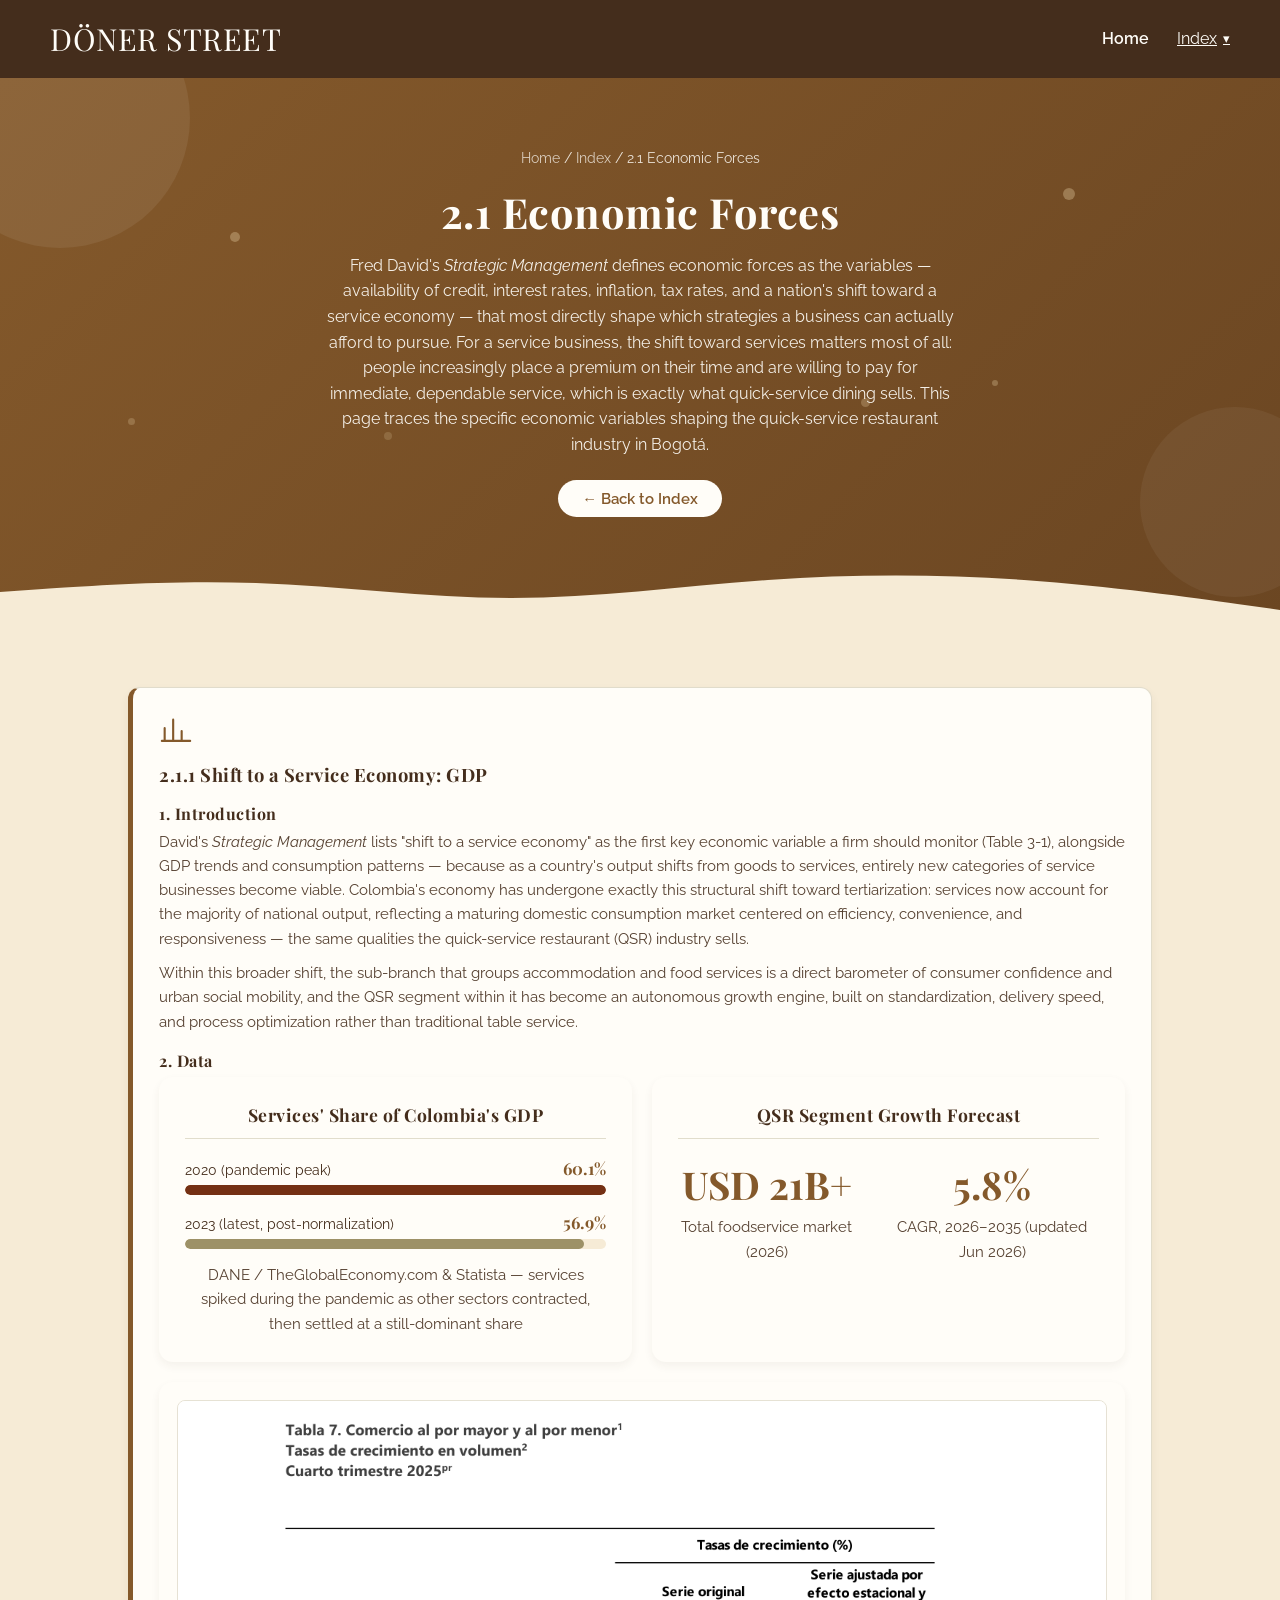
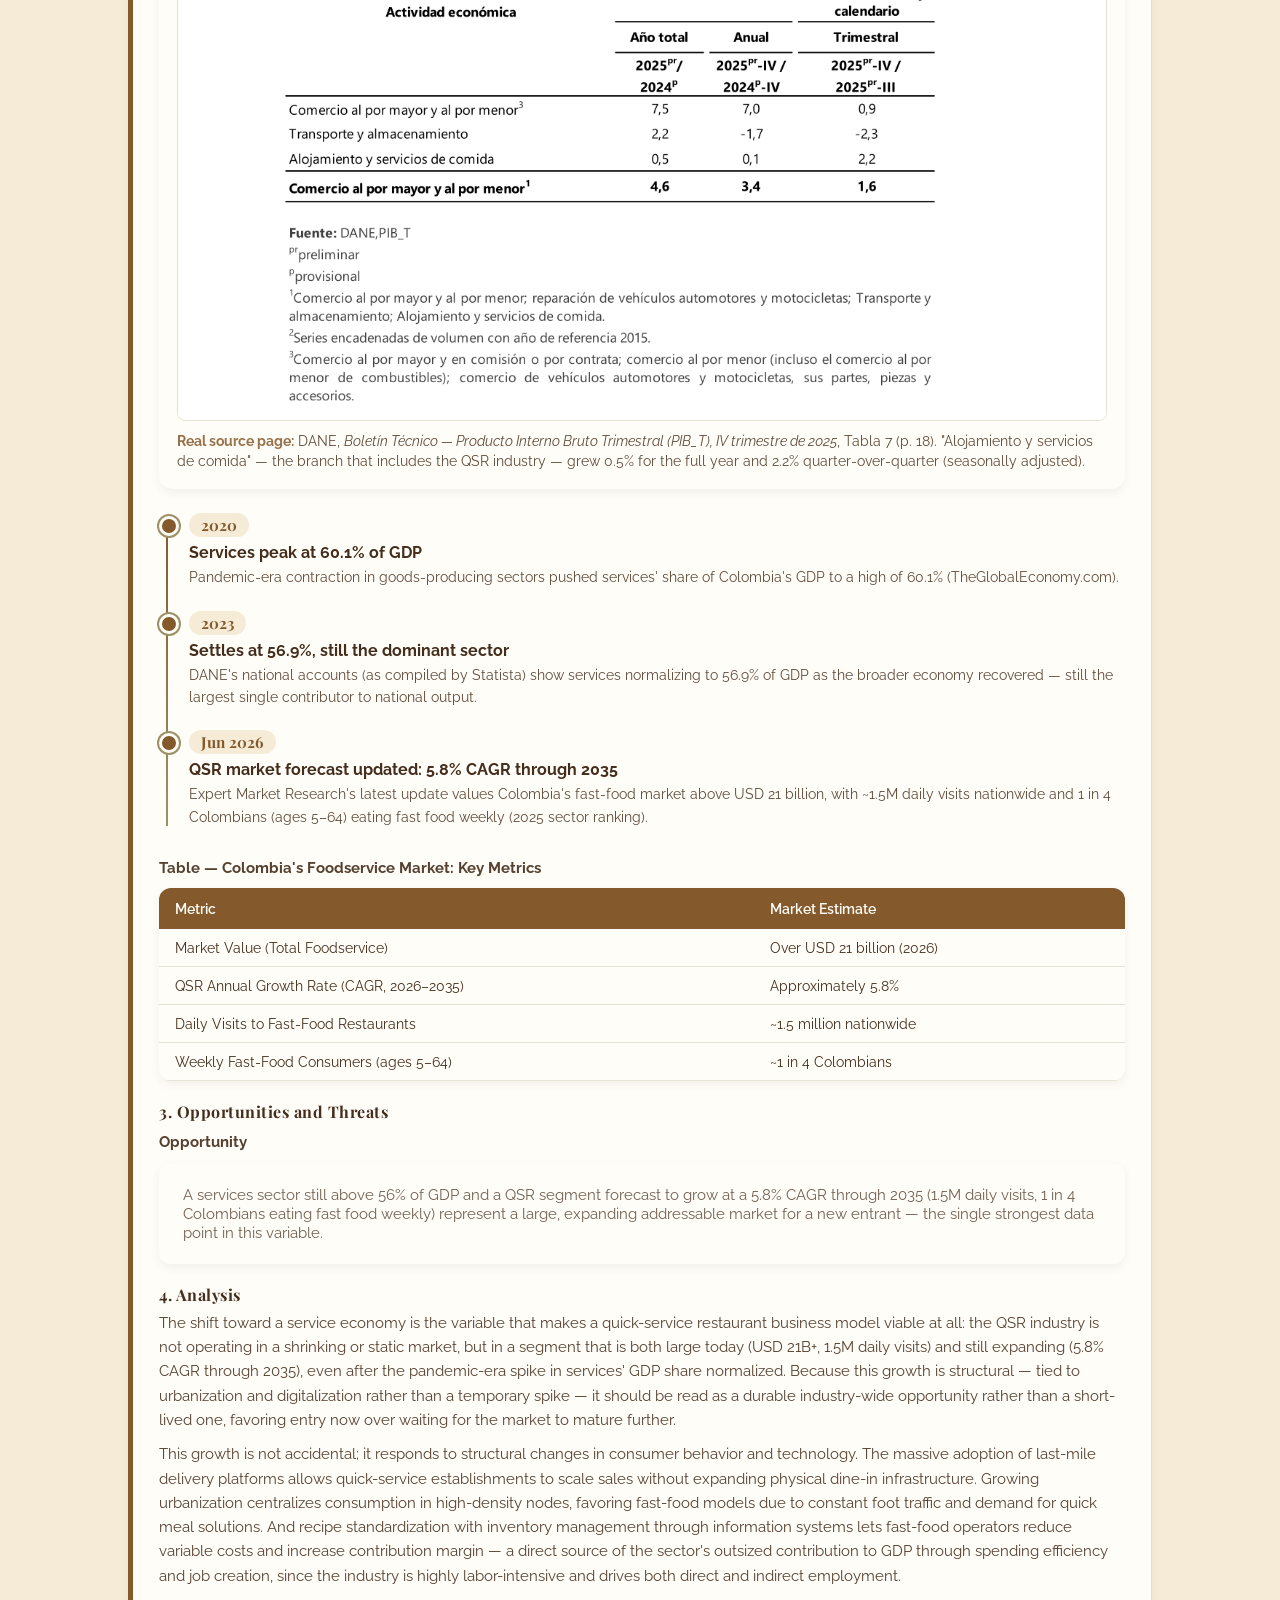
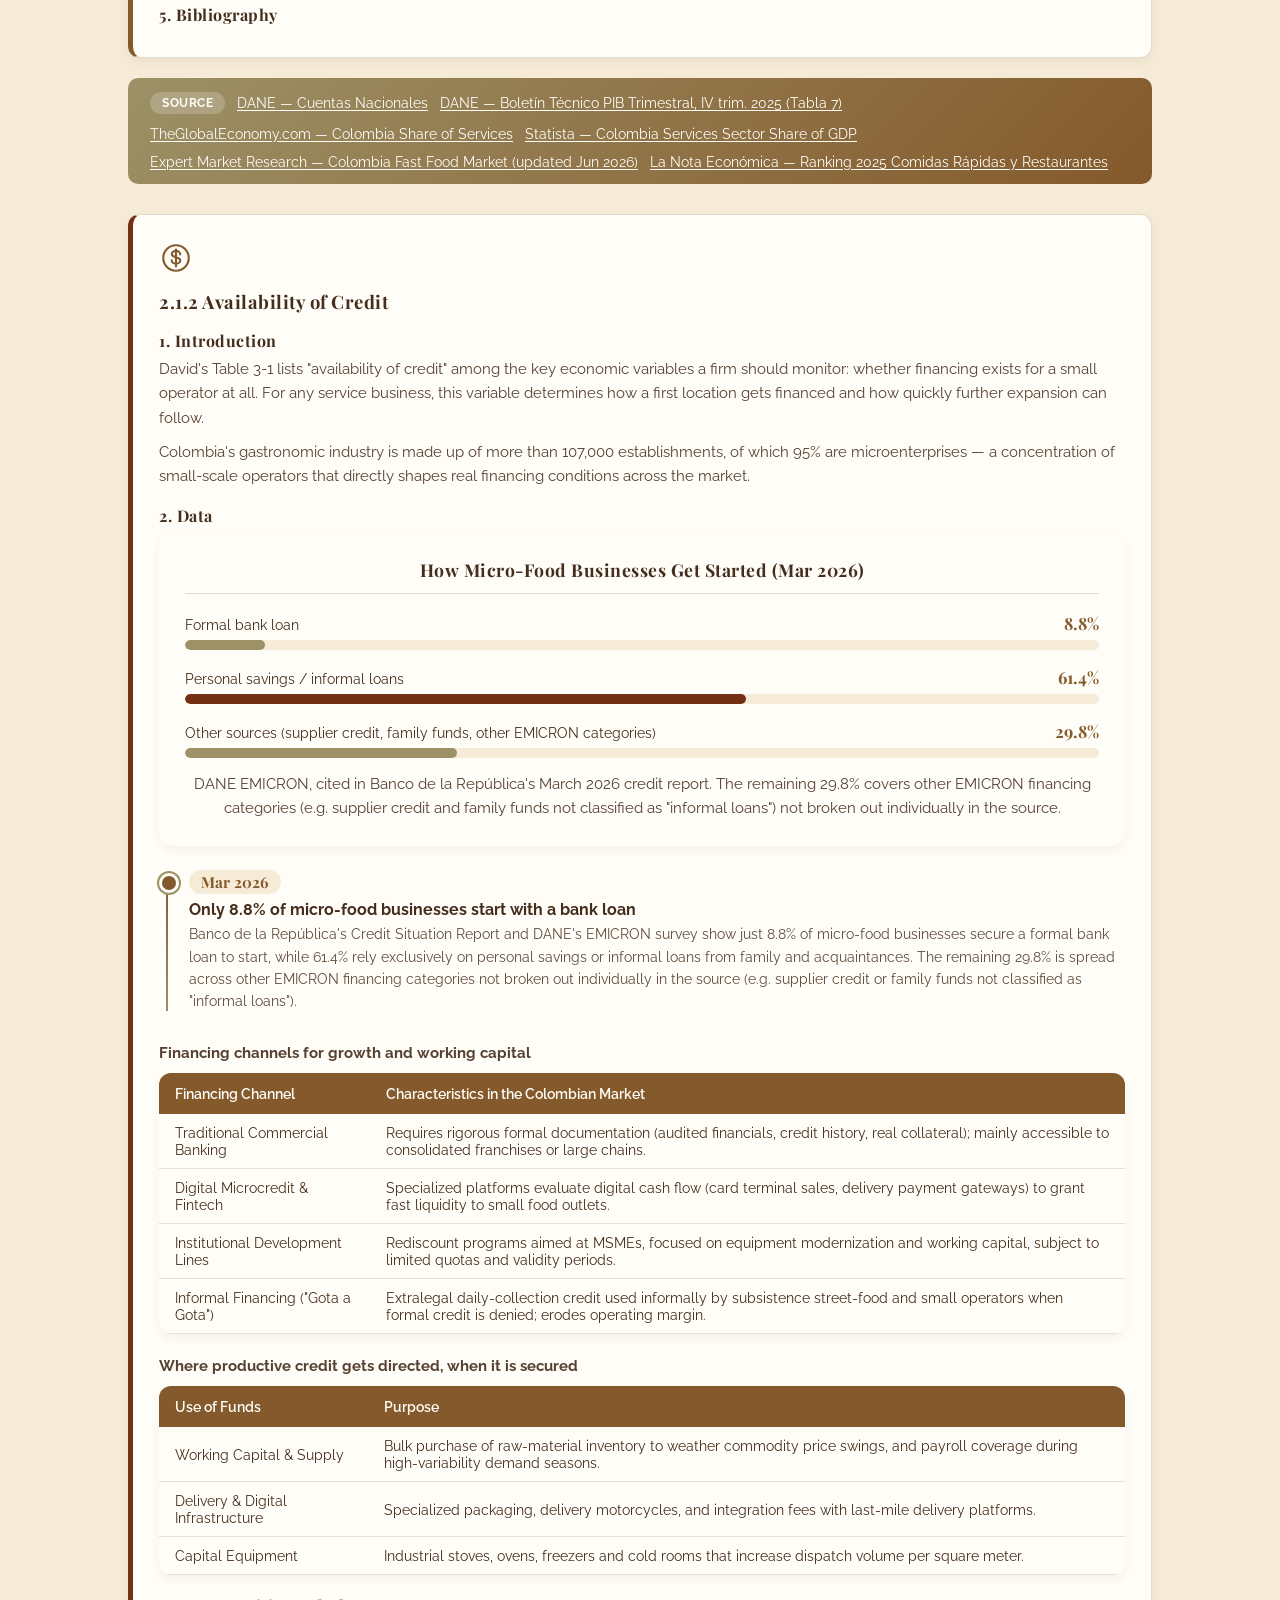
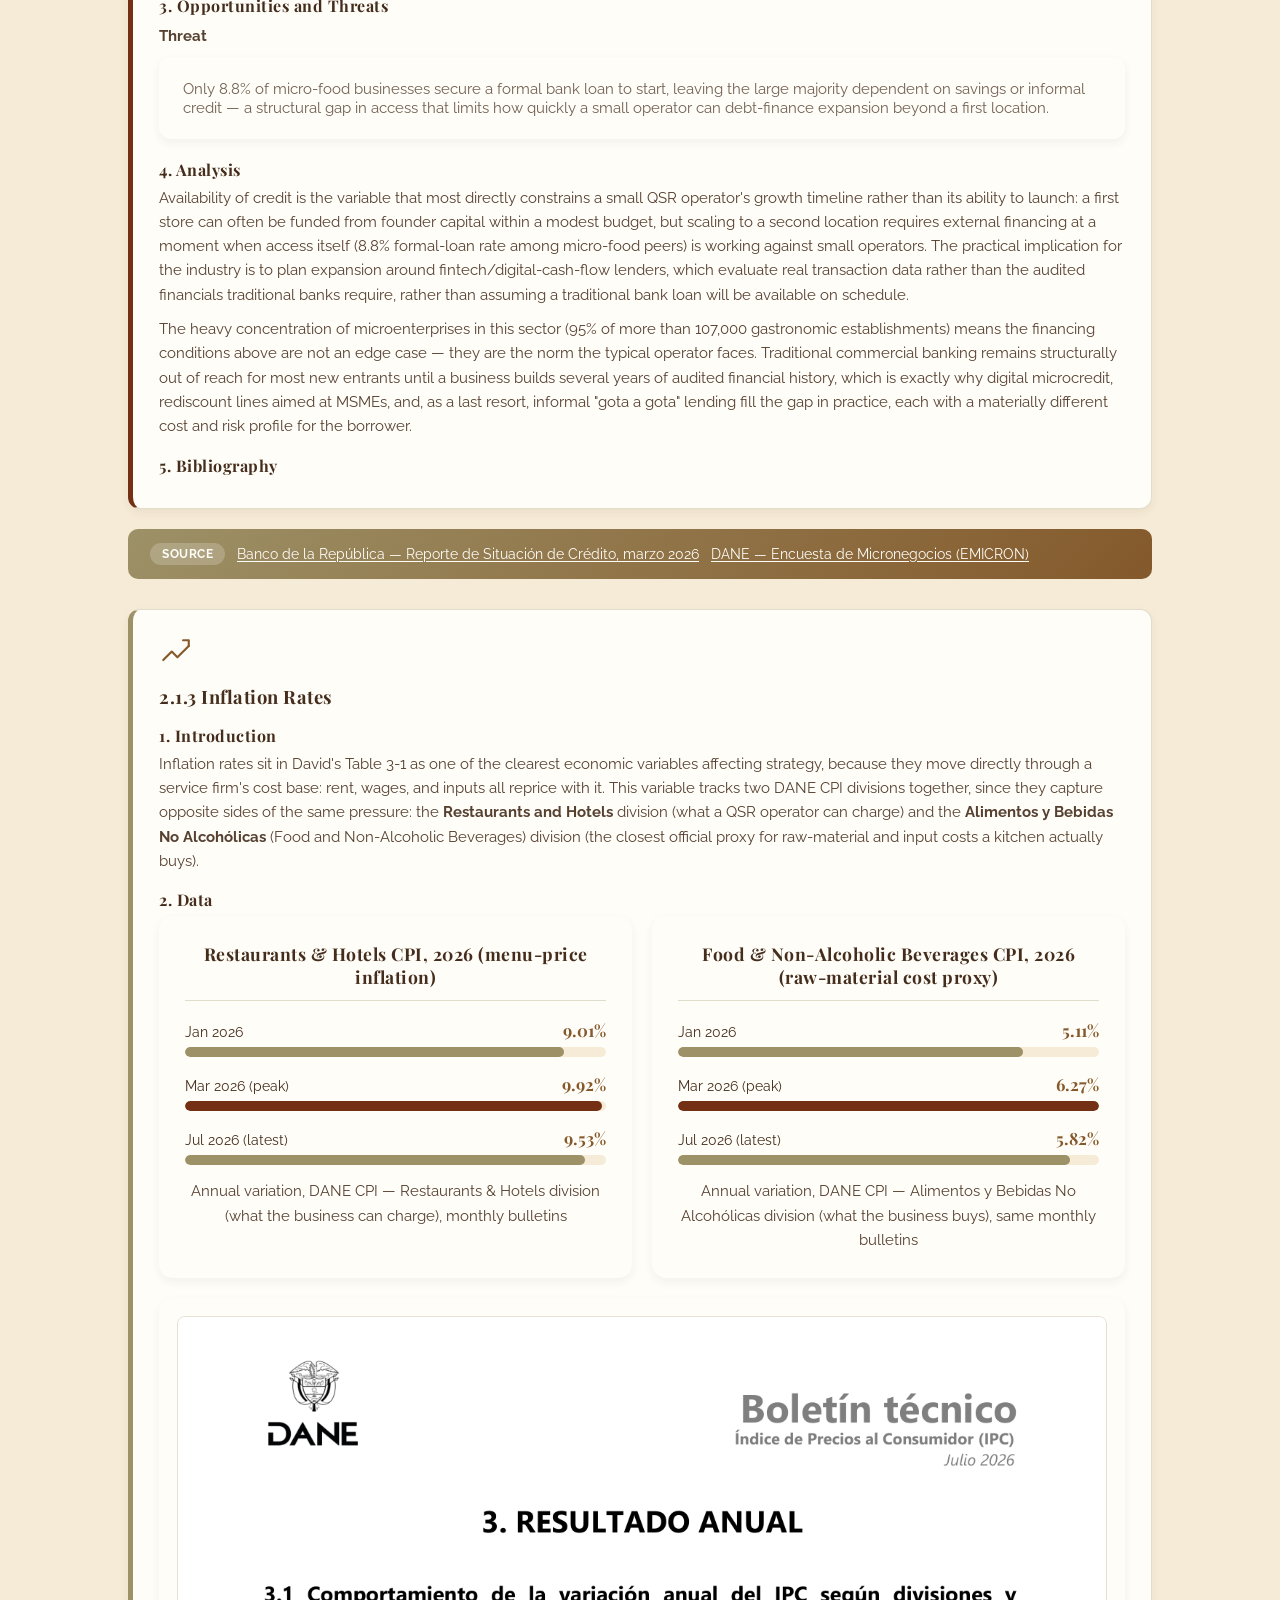
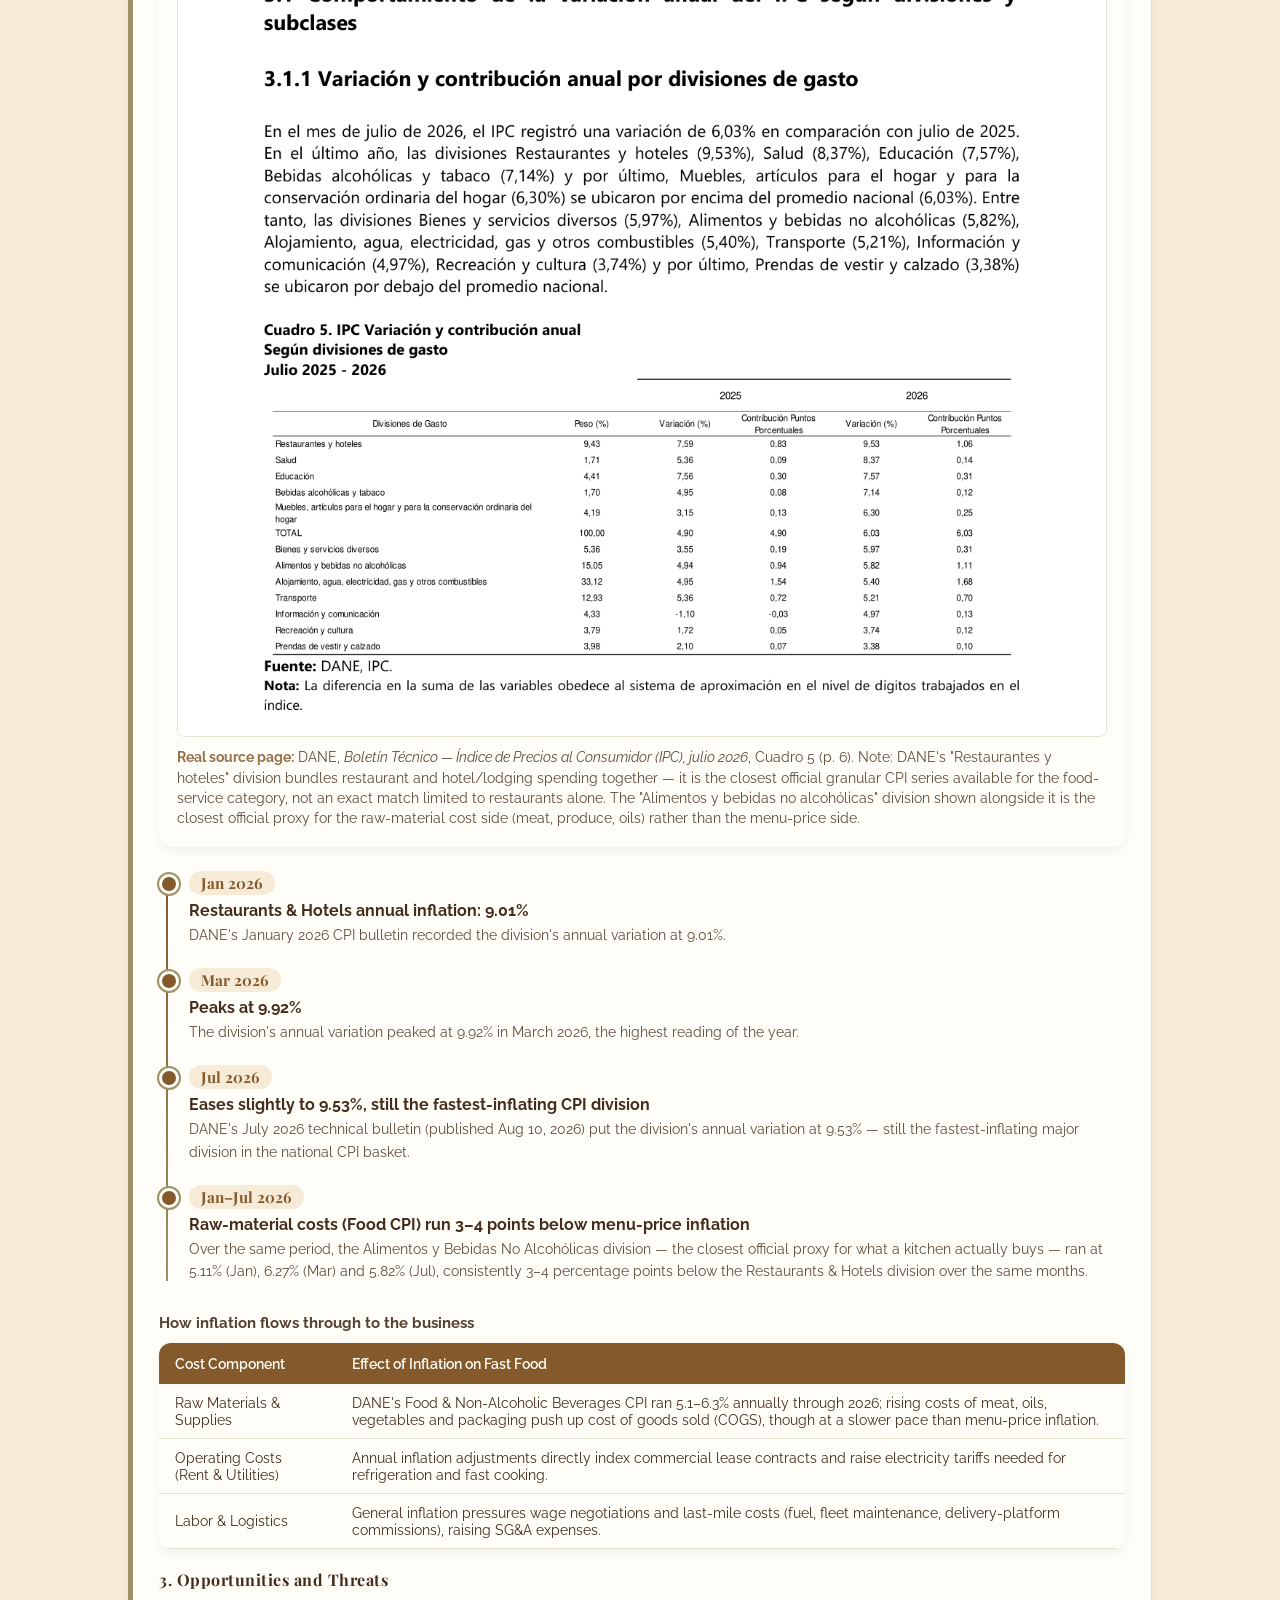
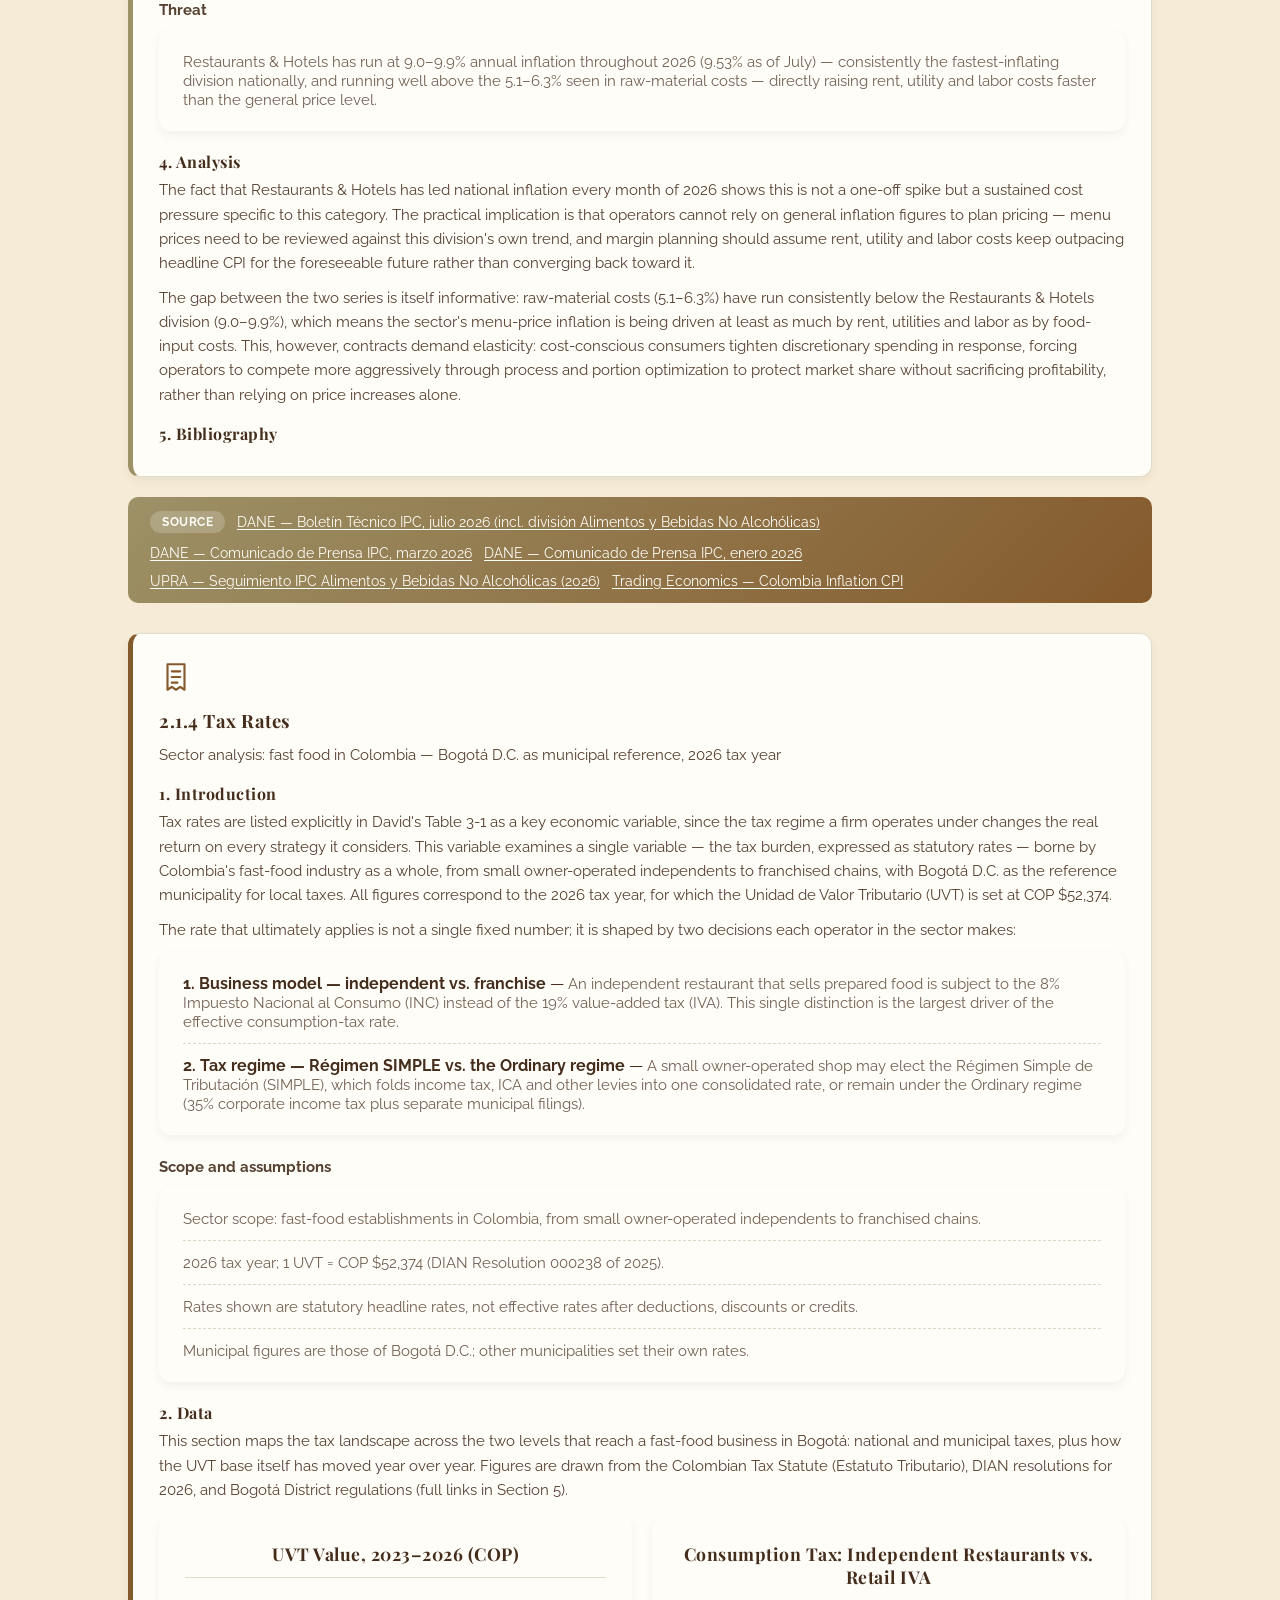
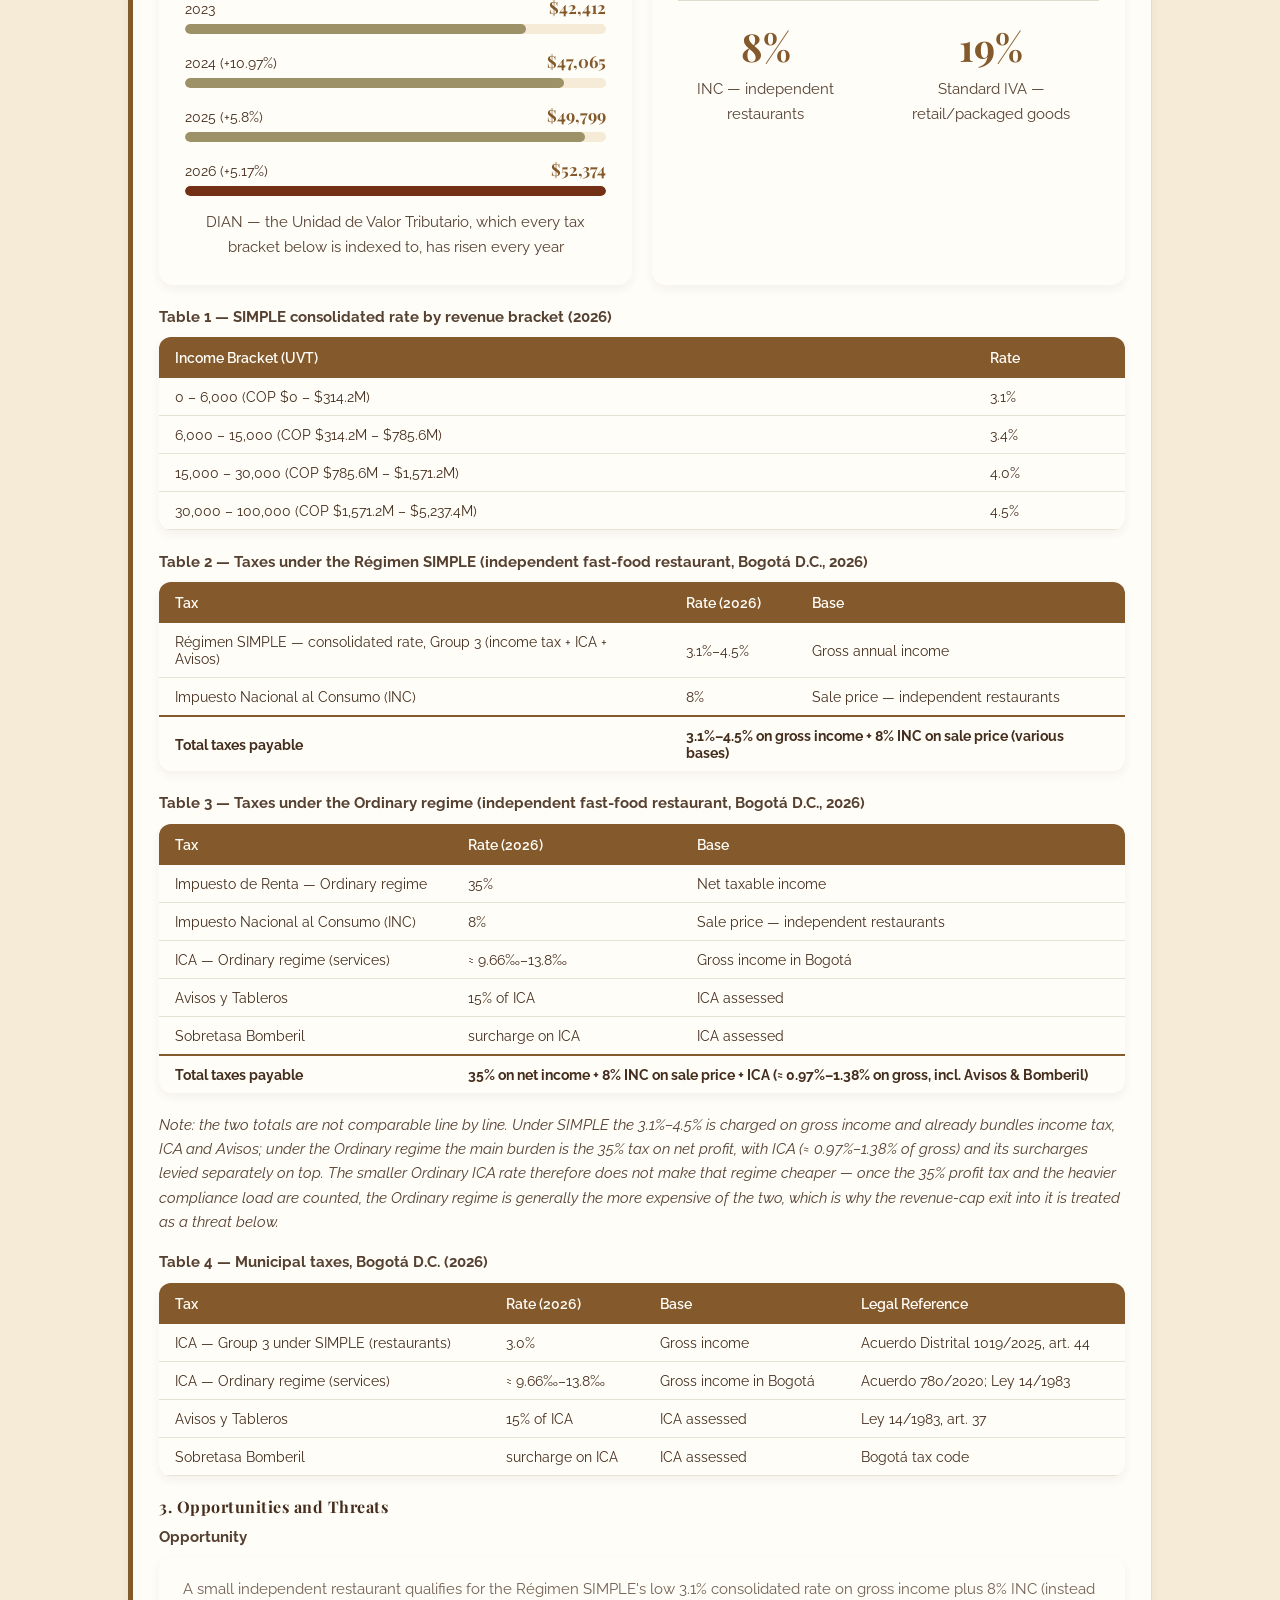
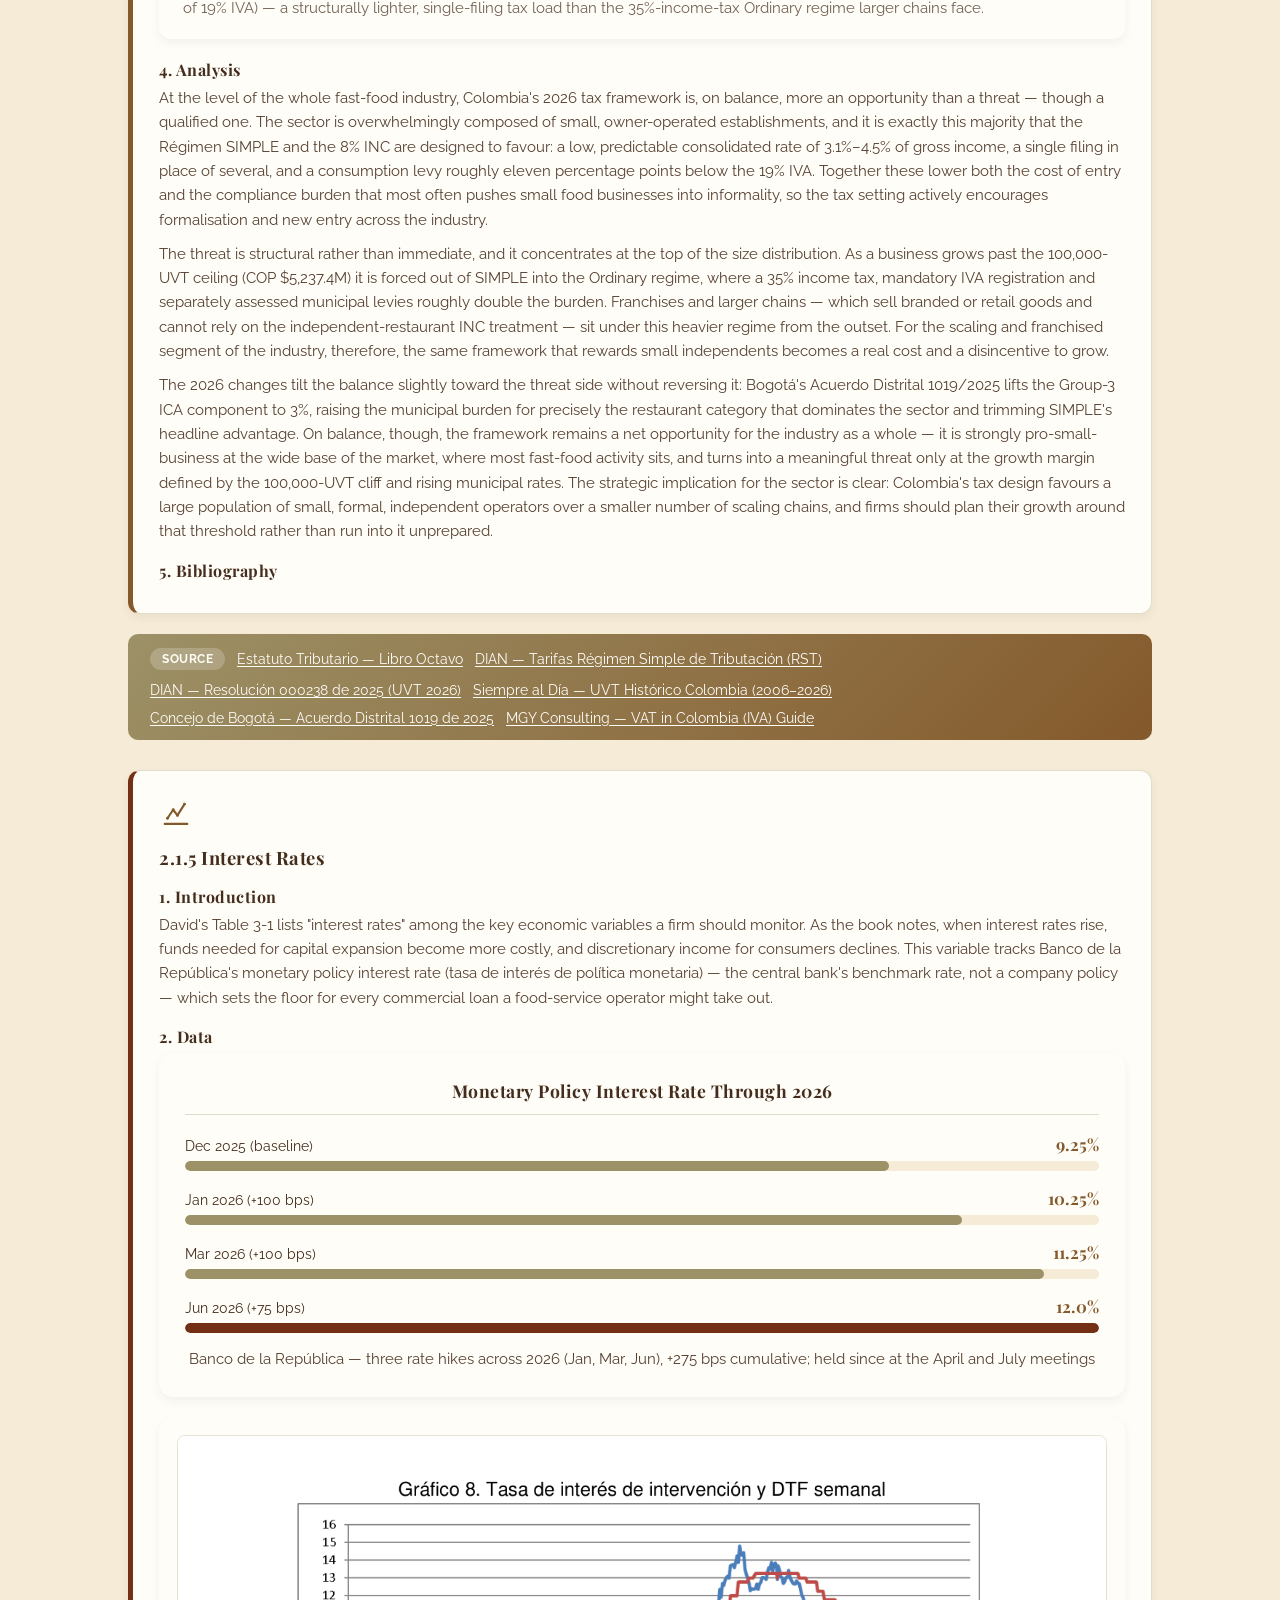
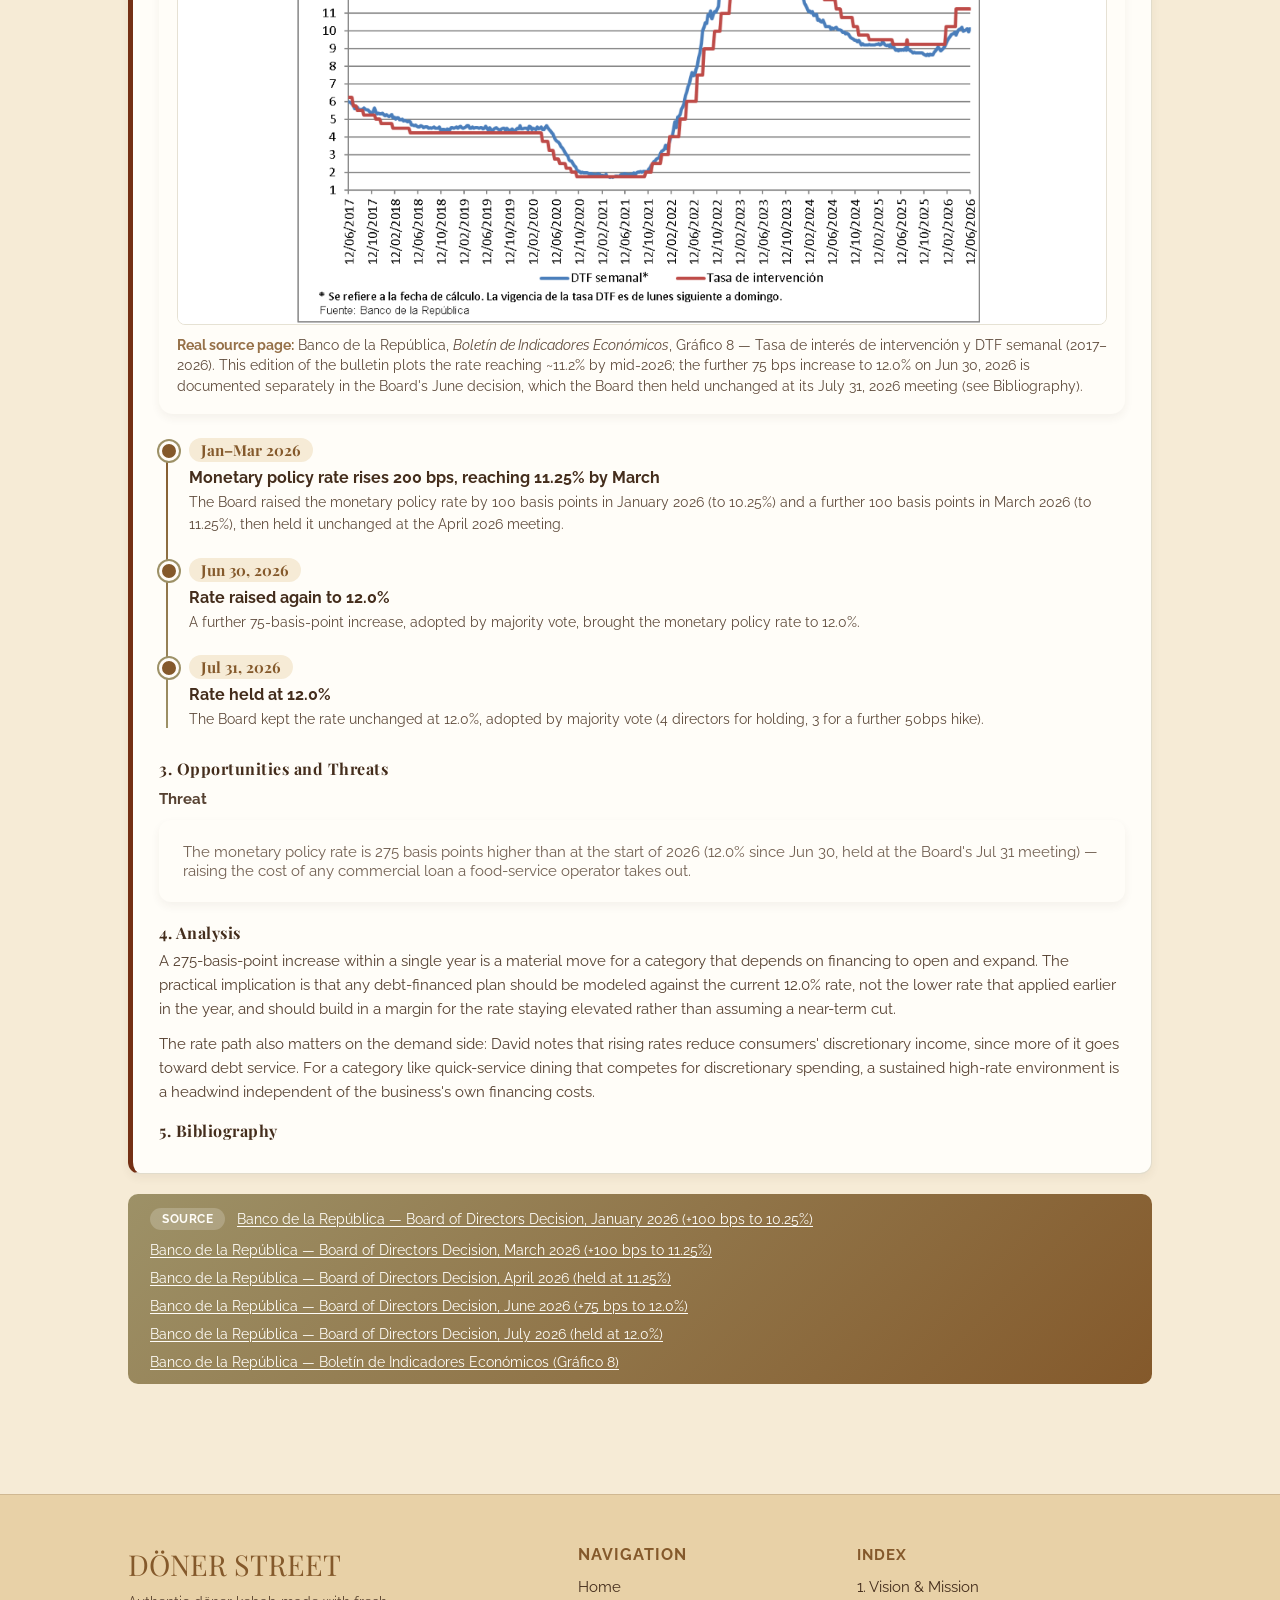
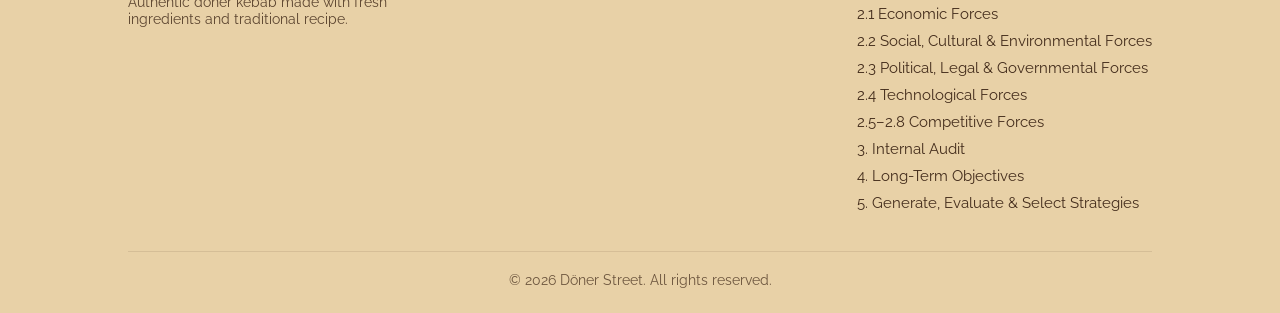
<file: fuerzas-economicas.html>
<!DOCTYPE html>
<html lang="en">

<head>
    <meta charset="UTF-8">
    <meta name="viewport" content="width=device-width, initial-scale=1.0">
    <title>2.1 Economic Forces - Döner Street</title>

    <link rel="stylesheet" href="css/base.css">
    <link rel="stylesheet" href="css/paginas.css">
    <link href="https://fonts.googleapis.com/css2?family=Playfair+Display:wght@600;700&family=Raleway:wght@300;400;500;600&display=swap"
        rel="stylesheet">
</head>

<body>

    <header class="navbar">
        <div class="logo"><a href="index.html">DÖNER STREET</a></div>
        <nav>
            <a href="index.html">Home</a>

            <div class="dropdown">
                <a href="sitemap.html" class="dropdown-toggle">Index</a>
                <div class="dropdown-menu">
                    <span class="dd-chapter">1. Vision &amp; Mission</span>
                    <a href="mision-vision.html">1. Vision &amp; Mission</a>
                    <a href="mision-vision.html#section-1-1" class="dd-l3">1.1 History</a>
                    <a href="mision-vision.html#section-1-2" class="dd-l3">1.2 Mission Statement</a>
                    <a href="mision-vision.html#section-1-3" class="dd-l3">1.3 Vision Statement</a>

                    <span class="dd-chapter">2. External Audit</span>
                    <a href="fuerzas-economicas.html">2.1 Economic Forces</a>
                    <a href="fuerzas-sociales.html">2.2 Social, Cultural &amp; Environmental Forces</a>
                    <a href="fuerzas-legales.html">2.3 Political, Legal &amp; Governmental Forces</a>
                    <a href="fuerzas-tecnologicas.html">2.4 Technological Forces</a>
                    <a href="fuerzas-competitivas.html#section-2-5">2.5&ndash;2.8 Competitive Forces</a>
                    <a href="fuerzas-competitivas.html#section-2-6" class="dd-l3">2.6 Porter's Five Forces</a>
                    <a href="fuerzas-competitivas.html#section-2-7" class="dd-l3">2.7 EFE Matrix</a>
                    <a href="fuerzas-competitivas.html#section-2-8" class="dd-l3">2.8 CPM</a>

                    <span class="dd-chapter">3. Internal Audit</span>
                    <a href="auditoria-interna.html">3. Internal Audit</a>
                    <a href="auditoria-interna.html#section-3-3" class="dd-l3">3.3 Management</a>
                    <a href="auditoria-interna.html#section-3-4" class="dd-l3">3.4 Marketing</a>
                    <a href="auditoria-interna.html#section-3-5" class="dd-l3">3.5 Finance/Accounting</a>
                    <a href="auditoria-interna.html#section-3-6" class="dd-l3">3.6 Production/Operations</a>
                    <a href="auditoria-interna.html#section-3-7" class="dd-l3">3.7 Research &amp; Development</a>
                    <a href="auditoria-interna.html#section-3-8" class="dd-l3">3.8 Management Information Systems</a>
                    <a href="auditoria-interna.html#section-3-9" class="dd-l3">3.9 IFE Matrix</a>

                    <span class="dd-chapter">4. Long-Term Objectives</span>
                    <a href="objetivos-estrategias.html">4. Establish Long-Term Objectives</a>
                    <a href="objetivos-estrategias.html#section-4-1" class="dd-l3">4.1 Long-Term Objectives</a>
                    <a href="objetivos-estrategias.html#section-4-2" class="dd-l3">4.2 Annual Objectives</a>
                    <a href="objetivos-estrategias.html#section-4-3" class="dd-l3">4.3 Gantt</a>
                    <a href="objetivos-estrategias.html#section-4-4" class="dd-l3">4.4 Balanced Scorecard</a>
                    <a href="objetivos-estrategias.html#section-4-5" class="dd-l3">4.5 Financial &amp; Strategic Objectives</a>
                    <a href="objetivos-estrategias.html#section-4-6" class="dd-l3">4.6 Type of Strategy</a>
                    <a href="objetivos-estrategias.html#section-4-8" class="dd-l3">4.8 Porter's Five Generic Strategies</a>

                    <span class="dd-chapter">5. Generate, Evaluate &amp; Select Strategies</span>
                    <a href="seleccion-estrategias.html">5. Generate, Evaluate, and Select Strategies</a>
                    <a href="seleccion-estrategias.html#section-5-1" class="dd-l3">5.1 Input Stage</a>
                    <a href="seleccion-estrategias.html#section-5-2" class="dd-l3">5.2 Matching Stage</a>
                    <a href="seleccion-estrategias.html#section-5-2-1" class="dd-l3">5.2.1 SWOT Matrix</a>
                    <a href="seleccion-estrategias.html#section-5-3" class="dd-l3">5.3 Decision Stage (QSPM)</a>

                    <a href="sitemap.html" class="dd-viewall">View Full Index &rarr;</a>
                </div>
            </div>
        </nav>
    </header>

    <section class="pagina-hero">
        <div class="bg-shape shape-1"></div>
        <div class="bg-shape shape-2"></div>
        <div class="bg-dot dot-1"></div>
        <div class="bg-dot dot-2"></div>
        <div class="bg-dot dot-3"></div>
        <div class="bg-dot dot-4"></div>
        <div class="bg-dot dot-5"></div>
        <div class="bg-dot dot-6"></div>
        <p class="breadcrumb"><a href="index.html">Home</a> / <a href="sitemap.html">Index</a> / 2.1 Economic Forces</p>
        <h1>2.1 Economic Forces</h1>
        <p>Fred David's <em>Strategic Management</em> defines economic forces as the variables &mdash;
            availability of credit, interest rates, inflation, tax rates, and a nation's shift toward a
            service economy &mdash; that most directly shape which strategies a business can actually
            afford to pursue. For a service business, the shift toward services matters most of all:
            people increasingly place a premium on their time and are willing to pay for immediate,
            dependable service, which is exactly what quick-service dining sells. This page traces the
            specific economic variables shaping the quick-service restaurant industry in Bogot&aacute;.</p>
        <a href="sitemap.html" class="btn-volver-index">&larr; Back to Index</a>
       <div class="wave-container">
            <svg class="wave" xmlns="http://www.w3.org/2000/svg" viewBox="0 0 1440 320" preserveAspectRatio="none" aria-hidden="true">
                <path fill-opacity="1" d="M0,192L48,181.3C96,171,192,149,288,160C384,171,480,213,576,213.3C672,213,768,171,864,149.3C960,128,1056,128,1152,149.3C1248,171,1344,213,1392,234.6L1440,256L1440,320L1392,320C1344,320,1248,320,1152,320C1056,320,960,320,864,320C768,320,672,320,576,320C480,320,384,320,288,320C192,320,96,320,48,320L0,320Z"></path>
            </svg>
        </div>
    </section>

    <main class="contenido-pagina">
        <div class="seccion" id="section-2-1">

            <div class="factor-card" style="margin-bottom:20px;">
                <div class="factor-icon">
                    <svg viewBox="0 0 24 24" fill="none" stroke="currentColor" stroke-width="1.5" stroke-linecap="round" stroke-linejoin="round">
                        <path d="M4 19V10M10 19V4M16 19v-7M22 19H2" />
                    </svg>
                </div>
                <h3>2.1.1 Shift to a Service Economy: GDP</h3>

                <h4 style="margin-top:16px; margin-bottom:6px;">1. Introduction</h4>
                <p>David's <em>Strategic Management</em> lists "shift to a service economy" as the first key
                    economic variable a firm should monitor (Table 3-1), alongside GDP trends and consumption
                    patterns &mdash; because as a country's output shifts from goods to services, entirely new
                    categories of service businesses become viable. Colombia's economy has undergone exactly this
                    structural shift toward tertiarization: services now account for the majority of national
                    output, reflecting a maturing domestic consumption market centered on efficiency, convenience,
                    and responsiveness &mdash; the same qualities the quick-service restaurant (QSR) industry
                    sells.</p>
                <p style="margin-top:10px;">Within this broader shift, the sub-branch that groups
                    accommodation and food services is a direct barometer of consumer confidence and urban
                    social mobility, and the QSR segment within it has become an autonomous growth engine,
                    built on standardization, delivery speed, and process optimization rather than
                    traditional table service.</p>

                <h4 style="margin-top:16px; margin-bottom:6px;">2. Data</h4>
                <div class="chart-row">
                    <div class="chart-panel">
                        <h4 class="chart-panel-title">Services' Share of Colombia's GDP</h4>
                        <ul class="bar-chart">
                            <li>
                                <div class="bar-row-label"><span>2020 (pandemic peak)</span><strong>60.1%</strong></div>
                                <div class="bar-track"><div class="bar-fill bar-fill-accent" style="width:100%;"></div></div>
                            </li>
                            <li>
                                <div class="bar-row-label"><span>2023 (latest, post-normalization)</span><strong>56.9%</strong></div>
                                <div class="bar-track"><div class="bar-fill" style="width:94.7%;"></div></div>
                            </li>
                        </ul>
                        <p class="chart-caption" style="margin-top:14px;">DANE / TheGlobalEconomy.com &amp; Statista &mdash; services spiked during the pandemic as other sectors contracted, then settled at a still-dominant share</p>
                    </div>
                    <div class="chart-panel">
                        <h4 class="chart-panel-title">QSR Segment Growth Forecast</h4>
                        <div class="stat-pair">
                            <div class="stat-highlight">
                                <strong>USD 21B+</strong>
                                <p class="chart-caption">Total foodservice market (2026)</p>
                            </div>
                            <div class="stat-highlight">
                                <strong>5.8%</strong>
                                <p class="chart-caption">CAGR, 2026&ndash;2035 (updated Jun 2026)</p>
                            </div>
                        </div>
                    </div>
                </div>
                <figure class="fuente-figura">
                    <img src="imagenes/graficas/dane_pib_alojamiento_comida.png" alt="DANE Boletín técnico PIB Trimestral, IV trimestre 2025, Tabla 7, crecimiento de alojamiento y servicios de comida">
                    <figcaption><strong>Real source page:</strong> DANE, <em>Bolet&iacute;n T&eacute;cnico &mdash; Producto Interno Bruto Trimestral (PIB_T), IV trimestre de 2025</em>, Tabla 7 (p. 18). "Alojamiento y servicios de comida" &mdash; the branch that includes the QSR industry &mdash; grew 0.5% for the full year and 2.2% quarter-over-quarter (seasonally adjusted).</figcaption>
                </figure>
                <ul class="timeline">
                    <li class="timeline-item">
                        <span class="timeline-date">2020</span>
                        <h5>Services peak at 60.1% of GDP</h5>
                        <p>Pandemic-era contraction in goods-producing sectors pushed services' share of
                            Colombia's GDP to a high of 60.1% (TheGlobalEconomy.com).</p>
                    </li>
                    <li class="timeline-item">
                        <span class="timeline-date">2023</span>
                        <h5>Settles at 56.9%, still the dominant sector</h5>
                        <p>DANE's national accounts (as compiled by Statista) show services normalizing to
                            56.9% of GDP as the broader economy recovered &mdash; still the largest single
                            contributor to national output.</p>
                    </li>
                    <li class="timeline-item">
                        <span class="timeline-date">Jun 2026</span>
                        <h5>QSR market forecast updated: 5.8% CAGR through 2035</h5>
                        <p>Expert Market Research's latest update values Colombia's fast-food market above USD
                            21 billion, with ~1.5M daily visits nationwide and 1 in 4 Colombians (ages 5&ndash;64)
                            eating fast food weekly (2025 sector ranking).</p>
                    </li>
                </ul>
                <p style="margin-top:14px;"><strong>Table &mdash; Colombia's Foodservice Market: Key Metrics</strong></p>
                <div class="matrix-table-wrap" style="margin-top:8px;">
                    <table class="matrix-table">
                        <thead>
                            <tr><th>Metric</th><th>Market Estimate</th></tr>
                        </thead>
                        <tbody>
                            <tr><td>Market Value (Total Foodservice)</td><td>Over USD 21 billion (2026)</td></tr>
                            <tr><td>QSR Annual Growth Rate (CAGR, 2026&ndash;2035)</td><td>Approximately 5.8%</td></tr>
                            <tr><td>Daily Visits to Fast-Food Restaurants</td><td>~1.5 million nationwide</td></tr>
                            <tr><td>Weekly Fast-Food Consumers (ages 5&ndash;64)</td><td>~1 in 4 Colombians</td></tr>
                        </tbody>
                    </table>
                </div>

                <h4 style="margin-top:16px; margin-bottom:6px;">3. Opportunities and Threats</h4>
                <p style="margin-top:8px;"><strong>Opportunity</strong></p>
                <ul class="check-list" style="margin-top:8px;">
                    <li><span class="muted">A services sector still above 56% of GDP and a QSR segment forecast to grow at a 5.8% CAGR through 2035 (1.5M daily visits, 1 in 4 Colombians eating fast food weekly) represent a large, expanding addressable market for a new entrant &mdash; the single strongest data point in this variable.</span></li>
                </ul>

                <h4 style="margin-top:16px; margin-bottom:6px;">4. Analysis</h4>
                <p>The shift toward a service economy is the variable that makes a quick-service restaurant
                    business model viable at all: the QSR industry is not operating in a shrinking or static
                    market, but in a segment that is both large today (USD 21B+, 1.5M daily visits) and
                    still expanding (5.8% CAGR through 2035), even after the pandemic-era spike in services'
                    GDP share normalized. Because this growth is structural &mdash; tied to urbanization and
                    digitalization rather than a temporary spike &mdash; it should be read as a durable
                    industry-wide opportunity rather than a short-lived one, favoring entry now over waiting
                    for the market to mature further.</p>
                <p style="margin-top:10px;">This growth is not accidental; it responds to structural changes
                    in consumer behavior and technology. The massive adoption of last-mile delivery platforms
                    allows quick-service establishments to scale sales without expanding physical dine-in
                    infrastructure. Growing urbanization centralizes consumption in high-density nodes,
                    favoring fast-food models due to constant foot traffic and demand for quick meal
                    solutions. And recipe standardization with inventory management through information
                    systems lets fast-food operators reduce variable costs and increase contribution margin
                    &mdash; a direct source of the sector's outsized contribution to GDP through spending
                    efficiency and job creation, since the industry is highly labor-intensive and drives both
                    direct and indirect employment.</p>

                <h4 style="margin-top:16px; margin-bottom:6px;">5. Bibliography</h4>
            </div>
        <div class="fuente-info">
            <span class="fuente-label">Source</span>
            <a href="https://www.dane.gov.co/index.php/estadisticas-por-tema/cuentas-nacionales/cuentas-nacionales-anuales" target="_blank" rel="noopener">DANE &mdash; Cuentas Nacionales</a>
            <a href="https://www.dane.gov.co/files/operaciones/PIB/bol-PIB-IVtrim2025.pdf" target="_blank" rel="noopener">DANE &mdash; Bolet&iacute;n T&eacute;cnico PIB Trimestral, IV trim. 2025 (Tabla 7)</a>
            <a href="https://www.theglobaleconomy.com/Colombia/Share_of_services/" target="_blank" rel="noopener">TheGlobalEconomy.com &mdash; Colombia Share of Services</a>
            <a href="https://www.statista.com/statistics/1072849/colombia-services-sector-share-gdp" target="_blank" rel="noopener">Statista &mdash; Colombia Services Sector Share of GDP</a>
            <a href="https://www.expertmarketresearch.com/es/reports/colombia-fast-food-market" target="_blank" rel="noopener">Expert Market Research &mdash; Colombia Fast Food Market (updated Jun 2026)</a>
            <a href="https://lanota.com/index.php/CONFIDENCIAS/ranking-2025-comidas-rapidas-y-restaurantes-de-colombia.html" target="_blank" rel="noopener">La Nota Econ&oacute;mica &mdash; Ranking 2025 Comidas R&aacute;pidas y Restaurantes</a>
        </div>

            <div class="factor-card" style="margin-top:30px; margin-bottom:20px;">
                <div class="factor-icon">
                    <svg viewBox="0 0 24 24" fill="none" stroke="currentColor" stroke-width="1.5" stroke-linecap="round" stroke-linejoin="round">
                        <circle cx="12" cy="12" r="9" />
                        <path d="M12 6v12M15 9.5c0-1.4-1.3-2.5-3-2.5s-3 1-3 2.2c0 3 6 1.5 6 4.5 0 1.3-1.3 2.3-3 2.3s-3-1-3-2.3" />
                    </svg>
                </div>
                <h3>2.1.2 Availability of Credit</h3>

                <h4 style="margin-top:16px; margin-bottom:6px;">1. Introduction</h4>
                <p>David's Table 3-1 lists "availability of credit" among the key economic variables a firm
                    should monitor: whether financing exists for a small operator at all. For any service
                    business, this variable determines how a first location gets financed and how quickly
                    further expansion can follow.</p>
                <p style="margin-top:10px;">Colombia's gastronomic industry is made up of more than 107,000
                    establishments, of which 95% are microenterprises &mdash; a concentration of small-scale
                    operators that directly shapes real financing conditions across the market.</p>

                <h4 style="margin-top:16px; margin-bottom:6px;">2. Data</h4>
                <div class="chart-row">
                    <div class="chart-panel">
                        <h4 class="chart-panel-title">How Micro-Food Businesses Get Started (Mar 2026)</h4>
                        <ul class="bar-chart">
                            <li>
                                <div class="bar-row-label"><span>Formal bank loan</span><strong>8.8%</strong></div>
                                <div class="bar-track"><div class="bar-fill" style="width:8.8%;"></div></div>
                            </li>
                            <li>
                                <div class="bar-row-label"><span>Personal savings / informal loans</span><strong>61.4%</strong></div>
                                <div class="bar-track"><div class="bar-fill bar-fill-accent" style="width:61.4%;"></div></div>
                            </li>
                            <li>
                                <div class="bar-row-label"><span>Other sources (supplier credit, family funds, other EMICRON categories)</span><strong>29.8%</strong></div>
                                <div class="bar-track"><div class="bar-fill" style="width:29.8%;"></div></div>
                            </li>
                        </ul>
                        <p class="chart-caption" style="margin-top:14px;">DANE EMICRON, cited in Banco de la Rep&uacute;blica's March 2026 credit report. The remaining 29.8% covers other EMICRON financing categories (e.g. supplier credit and family funds not classified as "informal loans") not broken out individually in the source.</p>
                    </div>
                </div>
                <ul class="timeline">
                    <li class="timeline-item">
                        <span class="timeline-date">Mar 2026</span>
                        <h5>Only 8.8% of micro-food businesses start with a bank loan</h5>
                        <p>Banco de la Rep&uacute;blica's Credit Situation Report and DANE's EMICRON survey show
                            just 8.8% of micro-food businesses secure a formal bank loan to start, while 61.4%
                            rely exclusively on personal savings or informal loans from family and acquaintances.
                            The remaining 29.8% is spread across other EMICRON financing categories not broken
                            out individually in the source (e.g. supplier credit or family funds not classified
                            as "informal loans").</p>
                    </li>
                </ul>
                <p style="margin-top:14px;"><strong>Financing channels for growth and working capital</strong></p>
                <div class="matrix-table-wrap" style="margin-top:8px;">
                    <table class="matrix-table">
                        <thead>
                            <tr><th>Financing Channel</th><th>Characteristics in the Colombian Market</th></tr>
                        </thead>
                        <tbody>
                            <tr><td>Traditional Commercial Banking</td><td>Requires rigorous formal documentation (audited financials, credit history, real collateral); mainly accessible to consolidated franchises or large chains.</td></tr>
                            <tr><td>Digital Microcredit &amp; Fintech</td><td>Specialized platforms evaluate digital cash flow (card terminal sales, delivery payment gateways) to grant fast liquidity to small food outlets.</td></tr>
                            <tr><td>Institutional Development Lines</td><td>Rediscount programs aimed at MSMEs, focused on equipment modernization and working capital, subject to limited quotas and validity periods.</td></tr>
                            <tr><td>Informal Financing ("Gota a Gota")</td><td>Extralegal daily-collection credit used informally by subsistence street-food and small operators when formal credit is denied; erodes operating margin.</td></tr>
                        </tbody>
                    </table>
                </div>
                <p style="margin-top:14px;"><strong>Where productive credit gets directed, when it is secured</strong></p>
                <div class="matrix-table-wrap" style="margin-top:8px;">
                    <table class="matrix-table">
                        <thead>
                            <tr><th>Use of Funds</th><th>Purpose</th></tr>
                        </thead>
                        <tbody>
                            <tr><td>Working Capital &amp; Supply</td><td>Bulk purchase of raw-material inventory to weather commodity price swings, and payroll coverage during high-variability demand seasons.</td></tr>
                            <tr><td>Delivery &amp; Digital Infrastructure</td><td>Specialized packaging, delivery motorcycles, and integration fees with last-mile delivery platforms.</td></tr>
                            <tr><td>Capital Equipment</td><td>Industrial stoves, ovens, freezers and cold rooms that increase dispatch volume per square meter.</td></tr>
                        </tbody>
                    </table>
                </div>

                <h4 style="margin-top:16px; margin-bottom:6px;">3. Opportunities and Threats</h4>
                <p style="margin-top:8px;"><strong>Threat</strong></p>
                <ul class="check-list" style="margin-top:8px;">
                    <li><span class="muted">Only 8.8% of micro-food businesses secure a formal bank loan to start, leaving the large majority dependent on savings or informal credit &mdash; a structural gap in access that limits how quickly a small operator can debt-finance expansion beyond a first location.</span></li>
                </ul>

                <h4 style="margin-top:16px; margin-bottom:6px;">4. Analysis</h4>
                <p>Availability of credit is the variable that most directly constrains a small QSR
                    operator's growth timeline rather than its ability to launch: a first store can often be
                    funded from founder capital within a modest budget, but scaling to a second location
                    requires external financing at a moment when access itself (8.8% formal-loan rate among
                    micro-food peers) is working against small operators. The practical implication for the
                    industry is to plan expansion around fintech/digital-cash-flow lenders, which evaluate
                    real transaction data rather than the audited financials traditional banks require,
                    rather than assuming a traditional bank loan will be available on schedule.</p>
                <p style="margin-top:10px;">The heavy concentration of microenterprises in this sector (95%
                    of more than 107,000 gastronomic establishments) means the financing conditions above are
                    not an edge case &mdash; they are the norm the typical operator faces. Traditional
                    commercial banking remains structurally out of reach for most new entrants until a
                    business builds several years of audited financial history, which is exactly why digital
                    microcredit, rediscount lines aimed at MSMEs, and, as a last resort, informal "gota a
                    gota" lending fill the gap in practice, each with a materially different cost and risk
                    profile for the borrower.</p>

                <h4 style="margin-top:16px; margin-bottom:6px;">5. Bibliography</h4>
            </div>
        <div class="fuente-info">
            <span class="fuente-label">Source</span>
            <a href="https://www.banrep.gov.co/es/publicaciones-investigaciones/reporte-situacion-credito-colombia/marzo-2026" target="_blank" rel="noopener">Banco de la Rep&uacute;blica &mdash; Reporte de Situaci&oacute;n de Cr&eacute;dito, marzo 2026</a>
            <a href="https://www.dane.gov.co/index.php/estadisticas-por-tema/mercado-laboral/micronegocios" target="_blank" rel="noopener">DANE &mdash; Encuesta de Micronegocios (EMICRON)</a>
        </div>

            <div class="factor-card" style="margin-top:30px; margin-bottom:20px;">
                <div class="factor-icon">
                    <svg viewBox="0 0 24 24" fill="none" stroke="currentColor" stroke-width="1.5" stroke-linecap="round" stroke-linejoin="round">
                        <path d="M3 17l6-6 4 4 8-8" />
                        <path d="M17 3h4v4" />
                    </svg>
                </div>
                <h3>2.1.3 Inflation Rates</h3>

                <h4 style="margin-top:16px; margin-bottom:6px;">1. Introduction</h4>
                <p>Inflation rates sit in David's Table 3-1 as one of the clearest economic variables affecting
                    strategy, because they move directly through a service firm's cost base: rent, wages, and
                    inputs all reprice with it. This variable tracks two DANE CPI divisions together, since
                    they capture opposite sides of the same pressure: the <strong>Restaurants and Hotels</strong>
                    division (what a QSR operator can charge) and the <strong>Alimentos y Bebidas No
                    Alcoh&oacute;licas</strong> (Food and Non-Alcoholic Beverages) division (the closest official
                    proxy for raw-material and input costs a kitchen actually buys).</p>

                <h4 style="margin-top:16px; margin-bottom:6px;">2. Data</h4>
                <div class="chart-row">
                    <div class="chart-panel">
                        <h4 class="chart-panel-title">Restaurants &amp; Hotels CPI, 2026 (menu-price inflation)</h4>
                        <ul class="bar-chart">
                            <li>
                                <div class="bar-row-label"><span>Jan 2026</span><strong>9.01%</strong></div>
                                <div class="bar-track"><div class="bar-fill" style="width:90%;"></div></div>
                            </li>
                            <li>
                                <div class="bar-row-label"><span>Mar 2026 (peak)</span><strong>9.92%</strong></div>
                                <div class="bar-track"><div class="bar-fill bar-fill-accent" style="width:99%;"></div></div>
                            </li>
                            <li>
                                <div class="bar-row-label"><span>Jul 2026 (latest)</span><strong>9.53%</strong></div>
                                <div class="bar-track"><div class="bar-fill" style="width:95%;"></div></div>
                            </li>
                        </ul>
                        <p class="chart-caption" style="margin-top:14px;">Annual variation, DANE CPI &mdash; Restaurants &amp; Hotels division (what the business can charge), monthly bulletins</p>
                    </div>
                    <div class="chart-panel">
                        <h4 class="chart-panel-title">Food &amp; Non-Alcoholic Beverages CPI, 2026 (raw-material cost proxy)</h4>
                        <ul class="bar-chart">
                            <li>
                                <div class="bar-row-label"><span>Jan 2026</span><strong>5.11%</strong></div>
                                <div class="bar-track"><div class="bar-fill" style="width:82%;"></div></div>
                            </li>
                            <li>
                                <div class="bar-row-label"><span>Mar 2026 (peak)</span><strong>6.27%</strong></div>
                                <div class="bar-track"><div class="bar-fill bar-fill-accent" style="width:100%;"></div></div>
                            </li>
                            <li>
                                <div class="bar-row-label"><span>Jul 2026 (latest)</span><strong>5.82%</strong></div>
                                <div class="bar-track"><div class="bar-fill" style="width:93%;"></div></div>
                            </li>
                        </ul>
                        <p class="chart-caption" style="margin-top:14px;">Annual variation, DANE CPI &mdash; Alimentos y Bebidas No Alcoh&oacute;licas division (what the business buys), same monthly bulletins</p>
                    </div>
                </div>
                <figure class="fuente-figura">
                    <img src="imagenes/graficas/dane_ipc_restaurantes_hoteles_2026.png" alt="DANE Boletín técnico IPC, julio 2026 — Cuadro 5, variación anual por divisiones de gasto, Restaurantes y hoteles 9,53%">
                    <figcaption><strong>Real source page:</strong> DANE, <em>Bolet&iacute;n T&eacute;cnico &mdash; &Iacute;ndice de Precios al Consumidor (IPC), julio 2026</em>, Cuadro 5 (p. 6). Note: DANE's "Restaurantes y hoteles" division bundles restaurant and hotel/lodging spending together &mdash; it is the closest official granular CPI series available for the food-service category, not an exact match limited to restaurants alone. The "Alimentos y bebidas no alcoh&oacute;licas" division shown alongside it is the closest official proxy for the raw-material cost side (meat, produce, oils) rather than the menu-price side.</figcaption>
                </figure>
                <ul class="timeline">
                    <li class="timeline-item">
                        <span class="timeline-date">Jan 2026</span>
                        <h5>Restaurants &amp; Hotels annual inflation: 9.01%</h5>
                        <p>DANE's January 2026 CPI bulletin recorded the division's annual variation at 9.01%.</p>
                    </li>
                    <li class="timeline-item">
                        <span class="timeline-date">Mar 2026</span>
                        <h5>Peaks at 9.92%</h5>
                        <p>The division's annual variation peaked at 9.92% in March 2026, the highest reading of
                            the year.</p>
                    </li>
                    <li class="timeline-item">
                        <span class="timeline-date">Jul 2026</span>
                        <h5>Eases slightly to 9.53%, still the fastest-inflating CPI division</h5>
                        <p>DANE's July 2026 technical bulletin (published Aug 10, 2026) put the division's annual
                            variation at 9.53% &mdash; still the fastest-inflating major division in the national
                            CPI basket.</p>
                    </li>
                    <li class="timeline-item">
                        <span class="timeline-date">Jan&ndash;Jul 2026</span>
                        <h5>Raw-material costs (Food CPI) run 3&ndash;4 points below menu-price inflation</h5>
                        <p>Over the same period, the Alimentos y Bebidas No Alcoh&oacute;licas division &mdash;
                            the closest official proxy for what a kitchen actually buys &mdash; ran at 5.11%
                            (Jan), 6.27% (Mar) and 5.82% (Jul), consistently 3&ndash;4 percentage points below
                            the Restaurants &amp; Hotels division over the same months.</p>
                    </li>
                </ul>
                <p style="margin-top:14px;"><strong>How inflation flows through to the business</strong></p>
                <div class="matrix-table-wrap" style="margin-top:8px;">
                    <table class="matrix-table">
                        <thead>
                            <tr><th>Cost Component</th><th>Effect of Inflation on Fast Food</th></tr>
                        </thead>
                        <tbody>
                            <tr><td>Raw Materials &amp; Supplies</td><td>DANE's Food &amp; Non-Alcoholic Beverages CPI ran 5.1&ndash;6.3% annually through 2026; rising costs of meat, oils, vegetables and packaging push up cost of goods sold (COGS), though at a slower pace than menu-price inflation.</td></tr>
                            <tr><td>Operating Costs (Rent &amp; Utilities)</td><td>Annual inflation adjustments directly index commercial lease contracts and raise electricity tariffs needed for refrigeration and fast cooking.</td></tr>
                            <tr><td>Labor &amp; Logistics</td><td>General inflation pressures wage negotiations and last-mile costs (fuel, fleet maintenance, delivery-platform commissions), raising SG&amp;A expenses.</td></tr>
                        </tbody>
                    </table>
                </div>

                <h4 style="margin-top:16px; margin-bottom:6px;">3. Opportunities and Threats</h4>
                <p style="margin-top:8px;"><strong>Threat</strong></p>
                <ul class="check-list" style="margin-top:8px;">
                    <li><span class="muted">Restaurants &amp; Hotels has run at 9.0&ndash;9.9% annual inflation throughout 2026 (9.53% as of July) &mdash; consistently the fastest-inflating division nationally, and running well above the 5.1&ndash;6.3% seen in raw-material costs &mdash; directly raising rent, utility and labor costs faster than the general price level.</span></li>
                </ul>

                <h4 style="margin-top:16px; margin-bottom:6px;">4. Analysis</h4>
                <p>The fact that Restaurants &amp; Hotels has led national inflation every month of 2026 shows
                    this is not a one-off spike but a sustained cost pressure specific to this category. The
                    practical implication is that operators cannot rely on general inflation figures to plan
                    pricing &mdash; menu prices need to be reviewed against this division's own trend, and
                    margin planning should assume rent, utility and labor costs keep outpacing headline CPI
                    for the foreseeable future rather than converging back toward it.</p>
                <p style="margin-top:10px;">The gap between the two series is itself informative: raw-material
                    costs (5.1&ndash;6.3%) have run consistently below the Restaurants &amp; Hotels division
                    (9.0&ndash;9.9%), which means the sector's menu-price inflation is being driven at least as
                    much by rent, utilities and labor as by food-input costs. This, however, contracts demand
                    elasticity: cost-conscious consumers tighten discretionary spending in response, forcing
                    operators to compete more aggressively through process and portion optimization to protect
                    market share without sacrificing profitability, rather than relying on price increases
                    alone.</p>

                <h4 style="margin-top:16px; margin-bottom:6px;">5. Bibliography</h4>
            </div>
        <div class="fuente-info">
            <span class="fuente-label">Source</span>
            <a href="https://www.dane.gov.co/files/operaciones/IPC/jul2026/bol-IPC-jul2026.pdf" target="_blank" rel="noopener">DANE &mdash; Bolet&iacute;n T&eacute;cnico IPC, julio 2026 (incl. divisi&oacute;n Alimentos y Bebidas No Alcoh&oacute;licas)</a>
            <a href="https://www.dane.gov.co/files/operaciones/IPC/mar2026/cp-IPC-mar2026.pdf" target="_blank" rel="noopener">DANE &mdash; Comunicado de Prensa IPC, marzo 2026</a>
            <a href="https://www.dane.gov.co/files/operaciones/IPC/ene2026/cp-IPC-ene2026.pdf" target="_blank" rel="noopener">DANE &mdash; Comunicado de Prensa IPC, enero 2026</a>
            <a href="https://upra.gov.co/es-co/sala-de-prensa/noticias/el-incremento-del-ipc-alimentos-y-bebidas-no-alcoholicas-en-enero-de-2026" target="_blank" rel="noopener">UPRA &mdash; Seguimiento IPC Alimentos y Bebidas No Alcoh&oacute;licas (2026)</a>
            <a href="https://es.tradingeconomics.com/colombia/inflation-cpi" target="_blank" rel="noopener">Trading Economics &mdash; Colombia Inflation CPI</a>
        </div>

            <div class="factor-card" style="margin-top:30px; margin-bottom:20px;">
                <div class="factor-icon">
                    <svg viewBox="0 0 24 24" fill="none" stroke="currentColor" stroke-width="1.5" stroke-linecap="round" stroke-linejoin="round">
                        <path d="M6 3h12v18l-3-2-3 2-3-2-3 2V3z" />
                        <path d="M9 8h6M9 12h6M9 16h4" />
                    </svg>
                </div>
                <h3>2.1.4 Tax Rates</h3>
                <p class="chart-caption" style="text-align:left; margin-bottom:10px;">Sector analysis: fast food in Colombia &mdash; Bogot&aacute; D.C. as municipal reference, 2026 tax year</p>

                <h4 style="margin-top:16px; margin-bottom:6px;">1. Introduction</h4>
                <p>Tax rates are listed explicitly in David's Table 3-1 as a key economic variable, since the
                    tax regime a firm operates under changes the real return on every strategy it considers.
                    This variable examines a single variable &mdash; the tax burden, expressed as statutory
                    rates &mdash; borne by Colombia's fast-food industry as a whole, from small owner-operated
                    independents to franchised chains, with Bogot&aacute; D.C. as the reference municipality
                    for local taxes. All figures correspond to the 2026 tax year, for which the Unidad de
                    Valor Tributario (UVT) is set at COP $52,374.</p>
                <p style="margin-top:10px;">The rate that ultimately applies is not a single fixed
                    number; it is shaped by two decisions each operator in the sector makes:</p>
                <ul class="check-list" style="margin-top:10px;">
                    <li><strong>1. Business model &mdash; independent vs. franchise</strong> &mdash; <span class="muted">An independent restaurant that sells prepared food is subject to the 8% Impuesto Nacional al Consumo (INC) instead of the 19% value-added tax (IVA). This single distinction is the largest driver of the effective consumption-tax rate.</span></li>
                    <li><strong>2. Tax regime &mdash; R&eacute;gimen SIMPLE vs. the Ordinary regime</strong> &mdash; <span class="muted">A small owner-operated shop may elect the R&eacute;gimen Simple de Tributaci&oacute;n (SIMPLE), which folds income tax, ICA and other levies into one consolidated rate, or remain under the Ordinary regime (35% corporate income tax plus separate municipal filings).</span></li>
                </ul>
                <p style="margin-top:14px;"><strong>Scope and assumptions</strong></p>
                <ul class="check-list" style="margin-top:8px;">
                    <li><span class="muted">Sector scope: fast-food establishments in Colombia, from small owner-operated independents to franchised chains.</span></li>
                    <li><span class="muted">2026 tax year; 1 UVT = COP $52,374 (DIAN Resolution 000238 of 2025).</span></li>
                    <li><span class="muted">Rates shown are statutory headline rates, not effective rates after deductions, discounts or credits.</span></li>
                    <li><span class="muted">Municipal figures are those of Bogot&aacute; D.C.; other municipalities set their own rates.</span></li>
                </ul>

                <h4 style="margin-top:20px; margin-bottom:6px;">2. Data</h4>
                <p>This section maps the tax landscape across the two levels that reach a
                    fast-food business in Bogot&aacute;: national and municipal taxes, plus how the UVT
                    base itself has moved year over year. Figures are drawn from the Colombian Tax Statute
                    (Estatuto Tributario), DIAN resolutions for 2026, and Bogot&aacute; District
                    regulations (full links in Section 5).</p>
                <div class="chart-row" style="margin-top:14px;">
                    <div class="chart-panel">
                        <h4 class="chart-panel-title">UVT Value, 2023&ndash;2026 (COP)</h4>
                        <ul class="bar-chart">
                            <li>
                                <div class="bar-row-label"><span>2023</span><strong>$42,412</strong></div>
                                <div class="bar-track"><div class="bar-fill" style="width:81%;"></div></div>
                            </li>
                            <li>
                                <div class="bar-row-label"><span>2024 (+10.97%)</span><strong>$47,065</strong></div>
                                <div class="bar-track"><div class="bar-fill" style="width:90%;"></div></div>
                            </li>
                            <li>
                                <div class="bar-row-label"><span>2025 (+5.8%)</span><strong>$49,799</strong></div>
                                <div class="bar-track"><div class="bar-fill" style="width:95%;"></div></div>
                            </li>
                            <li>
                                <div class="bar-row-label"><span>2026 (+5.17%)</span><strong>$52,374</strong></div>
                                <div class="bar-track"><div class="bar-fill bar-fill-accent" style="width:100%;"></div></div>
                            </li>
                        </ul>
                        <p class="chart-caption" style="margin-top:14px;">DIAN &mdash; the Unidad de Valor Tributario, which every tax bracket below is indexed to, has risen every year</p>
                    </div>
                    <div class="chart-panel">
                        <h4 class="chart-panel-title">Consumption Tax: Independent Restaurants vs. Retail IVA</h4>
                        <div class="stat-pair">
                            <div class="stat-highlight">
                                <strong>8%</strong>
                                <p class="chart-caption">INC &mdash; independent restaurants</p>
                            </div>
                            <div class="stat-highlight">
                                <strong>19%</strong>
                                <p class="chart-caption">Standard IVA &mdash; retail/packaged goods</p>
                            </div>
                        </div>
                    </div>
                </div>

                <p style="margin-top:16px;"><strong>Table 1 &mdash; SIMPLE consolidated rate by revenue bracket (2026)</strong></p>
                <div class="matrix-table-wrap" style="margin-top:8px;">
                    <table class="matrix-table">
                        <thead>
                            <tr><th>Income Bracket (UVT)</th><th>Rate</th></tr>
                        </thead>
                        <tbody>
                            <tr><td>0 &ndash; 6,000 (COP $0 &ndash; $314.2M)</td><td>3.1%</td></tr>
                            <tr><td>6,000 &ndash; 15,000 (COP $314.2M &ndash; $785.6M)</td><td>3.4%</td></tr>
                            <tr><td>15,000 &ndash; 30,000 (COP $785.6M &ndash; $1,571.2M)</td><td>4.0%</td></tr>
                            <tr><td>30,000 &ndash; 100,000 (COP $1,571.2M &ndash; $5,237.4M)</td><td>4.5%</td></tr>
                        </tbody>
                    </table>
                </div>

                <p style="margin-top:16px;"><strong>Table 2 &mdash; Taxes under the R&eacute;gimen SIMPLE (independent fast-food restaurant, Bogot&aacute; D.C., 2026)</strong></p>
                <div class="matrix-table-wrap" style="margin-top:8px;">
                    <table class="matrix-table">
                        <thead>
                            <tr><th>Tax</th><th>Rate (2026)</th><th>Base</th></tr>
                        </thead>
                        <tbody>
                            <tr><td>R&eacute;gimen SIMPLE &mdash; consolidated rate, Group 3 (income tax + ICA + Avisos)</td><td>3.1%&ndash;4.5%</td><td>Gross annual income</td></tr>
                            <tr><td>Impuesto Nacional al Consumo (INC)</td><td>8%</td><td>Sale price &mdash; independent restaurants</td></tr>
                            <tr class="matrix-total"><td>Total taxes payable</td><td colspan="2">3.1%&ndash;4.5% on gross income + 8% INC on sale price (various bases)</td></tr>
                        </tbody>
                    </table>
                </div>

                <p style="margin-top:16px;"><strong>Table 3 &mdash; Taxes under the Ordinary regime (independent fast-food restaurant, Bogot&aacute; D.C., 2026)</strong></p>
                <div class="matrix-table-wrap" style="margin-top:8px;">
                    <table class="matrix-table">
                        <thead>
                            <tr><th>Tax</th><th>Rate (2026)</th><th>Base</th></tr>
                        </thead>
                        <tbody>
                            <tr><td>Impuesto de Renta &mdash; Ordinary regime</td><td>35%</td><td>Net taxable income</td></tr>
                            <tr><td>Impuesto Nacional al Consumo (INC)</td><td>8%</td><td>Sale price &mdash; independent restaurants</td></tr>
                            <tr><td>ICA &mdash; Ordinary regime (services)</td><td>&asymp; 9.66&permil;&ndash;13.8&permil;</td><td>Gross income in Bogot&aacute;</td></tr>
                            <tr><td>Avisos y Tableros</td><td>15% of ICA</td><td>ICA assessed</td></tr>
                            <tr><td>Sobretasa Bomberil</td><td>surcharge on ICA</td><td>ICA assessed</td></tr>
                            <tr class="matrix-total"><td>Total taxes payable</td><td colspan="2">35% on net income + 8% INC on sale price + ICA (&asymp; 0.97%&ndash;1.38% on gross, incl. Avisos &amp; Bomberil)</td></tr>
                        </tbody>
                    </table>
                </div>
                <p class="chart-caption" style="text-align:left; margin-top:8px;"><em>Note: the two totals are not comparable line by line.
                    Under SIMPLE the 3.1%&ndash;4.5% is charged on gross income and already bundles
                    income tax, ICA and Avisos; under the Ordinary regime the main burden is the
                    35% tax on net profit, with ICA (&asymp; 0.97%&ndash;1.38% of gross) and its
                    surcharges levied separately on top. The smaller Ordinary ICA rate therefore
                    does not make that regime cheaper &mdash; once the 35% profit tax and the
                    heavier compliance load are counted, the Ordinary regime is generally the more
                    expensive of the two, which is why the revenue-cap exit into it is treated as a
                    threat below.</em></p>

                <p style="margin-top:16px;"><strong>Table 4 &mdash; Municipal taxes, Bogot&aacute; D.C. (2026)</strong></p>
                <div class="matrix-table-wrap" style="margin-top:8px;">
                    <table class="matrix-table">
                        <thead>
                            <tr><th>Tax</th><th>Rate (2026)</th><th>Base</th><th>Legal Reference</th></tr>
                        </thead>
                        <tbody>
                            <tr><td>ICA &mdash; Group 3 under SIMPLE (restaurants)</td><td>3.0%</td><td>Gross income</td><td>Acuerdo Distrital 1019/2025, art. 44</td></tr>
                            <tr><td>ICA &mdash; Ordinary regime (services)</td><td>&asymp; 9.66&permil;&ndash;13.8&permil;</td><td>Gross income in Bogot&aacute;</td><td>Acuerdo 780/2020; Ley 14/1983</td></tr>
                            <tr><td>Avisos y Tableros</td><td>15% of ICA</td><td>ICA assessed</td><td>Ley 14/1983, art. 37</td></tr>
                            <tr><td>Sobretasa Bomberil</td><td>surcharge on ICA</td><td>ICA assessed</td><td>Bogot&aacute; tax code</td></tr>
                        </tbody>
                    </table>
                </div>

                <h4 style="margin-top:16px; margin-bottom:6px;">3. Opportunities and Threats</h4>
                <p style="margin-top:8px;"><strong>Opportunity</strong></p>
                <ul class="check-list" style="margin-top:8px;">
                    <li><span class="muted">A small independent restaurant qualifies for the R&eacute;gimen SIMPLE's low 3.1% consolidated rate on gross income plus 8% INC (instead of 19% IVA) &mdash; a structurally lighter, single-filing tax load than the 35%-income-tax Ordinary regime larger chains face.</span></li>
                </ul>

                <h4 style="margin-top:16px; margin-bottom:6px;">4. Analysis</h4>
                <p>At the level of the whole fast-food industry, Colombia's 2026 tax framework is, on
                    balance, more an opportunity than a threat &mdash; though a qualified one. The sector is
                    overwhelmingly composed of small, owner-operated establishments, and it is exactly this
                    majority that the R&eacute;gimen SIMPLE and the 8% INC are designed to favour: a low,
                    predictable consolidated rate of 3.1%&ndash;4.5% of gross income, a single filing in
                    place of several, and a consumption levy roughly eleven percentage points below the 19%
                    IVA. Together these lower both the cost of entry and the compliance burden that most
                    often pushes small food businesses into informality, so the tax setting actively
                    encourages formalisation and new entry across the industry.</p>
                <p style="margin-top:10px;">The threat is structural rather than immediate, and it
                    concentrates at the top of the size distribution. As a business grows past the
                    100,000-UVT ceiling (COP $5,237.4M) it is forced out of SIMPLE into the Ordinary regime,
                    where a 35% income tax, mandatory IVA registration and separately assessed municipal
                    levies roughly double the burden. Franchises and larger chains &mdash; which sell branded
                    or retail goods and cannot rely on the independent-restaurant INC treatment &mdash; sit
                    under this heavier regime from the outset. For the scaling and franchised segment of the
                    industry, therefore, the same framework that rewards small independents becomes a real
                    cost and a disincentive to grow.</p>
                <p style="margin-top:10px;">The 2026 changes tilt the balance slightly toward the threat
                    side without reversing it: Bogot&aacute;'s Acuerdo Distrital 1019/2025 lifts the Group-3
                    ICA component to 3%, raising the municipal burden for precisely the restaurant category
                    that dominates the sector and trimming SIMPLE's headline advantage. On balance, though,
                    the framework remains a net opportunity for the industry as a whole &mdash; it is
                    strongly pro-small-business at the wide base of the market, where most fast-food activity
                    sits, and turns into a meaningful threat only at the growth margin defined by the
                    100,000-UVT cliff and rising municipal rates. The strategic implication for the sector is
                    clear: Colombia's tax design favours a large population of small, formal, independent
                    operators over a smaller number of scaling chains, and firms should plan their growth
                    around that threshold rather than run into it unprepared.</p>

                <h4 style="margin-top:16px; margin-bottom:6px;">5. Bibliography</h4>
            </div>
        <div class="fuente-info">
            <span class="fuente-label">Source</span>
            <a href="http://www.secretariasenado.gov.co/senado/basedoc/estatuto_tributario_pr036.html#LIBRO%20OCTAVO" target="_blank" rel="noopener">Estatuto Tributario &mdash; Libro Octavo</a>
            <a href="https://micrositios.dian.gov.co/regimen-simple-tributacion/tarifas-rst/" target="_blank" rel="noopener">DIAN &mdash; Tarifas R&eacute;gimen Simple de Tributaci&oacute;n (RST)</a>
            <a href="https://normograma.dian.gov.co/dian/compilacion/docs/resolucion_dian_0238_2025.htm" target="_blank" rel="noopener">DIAN &mdash; Resoluci&oacute;n 000238 de 2025 (UVT 2026)</a>
            <a href="https://siemprealdia.co/colombia/impuestos/uvt-historico/" target="_blank" rel="noopener">Siempre al D&iacute;a &mdash; UVT Hist&oacute;rico Colombia (2006&ndash;2026)</a>
            <a href="https://sisjur.bogotajuridica.gov.co/sisjur/normas/Norma1.jsp?i=191818" target="_blank" rel="noopener">Concejo de Bogot&aacute; &mdash; Acuerdo Distrital 1019 de 2025</a>
            <a href="https://www.mgyconsulting.com/blog/vat-iva-colombia-guide.html" target="_blank" rel="noopener">MGY Consulting &mdash; VAT in Colombia (IVA) Guide</a>
        </div>

            <div class="factor-card" style="margin-top:30px; margin-bottom:20px;">
                <div class="factor-icon">
                    <svg viewBox="0 0 24 24" fill="none" stroke="currentColor" stroke-width="1.5" stroke-linecap="round" stroke-linejoin="round">
                        <path d="M4 19h16" />
                        <path d="M6 15l4-6 3 4 5-8" />
                        <circle cx="6" cy="15" r="1" fill="currentColor" stroke="none" />
                        <circle cx="10" cy="9" r="1" fill="currentColor" stroke="none" />
                        <circle cx="13" cy="13" r="1" fill="currentColor" stroke="none" />
                        <circle cx="18" cy="5" r="1" fill="currentColor" stroke="none" />
                    </svg>
                </div>
                <h3>2.1.5 Interest Rates</h3>

                <h4 style="margin-top:16px; margin-bottom:6px;">1. Introduction</h4>
                <p>David's Table 3-1 lists "interest rates" among the key economic variables a firm should
                    monitor. As the book notes, when interest rates rise, funds needed for capital expansion
                    become more costly, and discretionary income for consumers declines. This variable
                    tracks Banco de la Rep&uacute;blica's monetary policy interest rate (tasa de inter&eacute;s
                    de pol&iacute;tica monetaria) &mdash; the central bank's benchmark rate, not a company
                    policy &mdash; which sets the floor for
                    every commercial loan a food-service operator might take out.</p>

                <h4 style="margin-top:16px; margin-bottom:6px;">2. Data</h4>
                <div class="chart-row">
                    <div class="chart-panel">
                        <h4 class="chart-panel-title">Monetary Policy Interest Rate Through 2026</h4>
                        <ul class="bar-chart">
                            <li>
                                <div class="bar-row-label"><span>Dec 2025 (baseline)</span><strong>9.25%</strong></div>
                                <div class="bar-track"><div class="bar-fill" style="width:77%;"></div></div>
                            </li>
                            <li>
                                <div class="bar-row-label"><span>Jan 2026 (+100 bps)</span><strong>10.25%</strong></div>
                                <div class="bar-track"><div class="bar-fill" style="width:85%;"></div></div>
                            </li>
                            <li>
                                <div class="bar-row-label"><span>Mar 2026 (+100 bps)</span><strong>11.25%</strong></div>
                                <div class="bar-track"><div class="bar-fill" style="width:94%;"></div></div>
                            </li>
                            <li>
                                <div class="bar-row-label"><span>Jun 2026 (+75 bps)</span><strong>12.0%</strong></div>
                                <div class="bar-track"><div class="bar-fill bar-fill-accent" style="width:100%;"></div></div>
                            </li>
                        </ul>
                        <p class="chart-caption" style="margin-top:14px;">Banco de la Rep&uacute;blica &mdash; three rate hikes across 2026 (Jan, Mar, Jun), +275 bps cumulative; held since at the April and July meetings</p>
                    </div>
                </div>
                <figure class="fuente-figura">
                    <img src="imagenes/graficas/banrep_tasa_intervencion.png" alt="Banco de la República — Boletín de Indicadores Económicos, Gráfico 8, tasa de interés de intervención y DTF semanal, 2017-2026">
                    <figcaption><strong>Real source page:</strong> Banco de la Rep&uacute;blica, <em>Bolet&iacute;n de Indicadores Econ&oacute;micos</em>, Gr&aacute;fico 8 &mdash; Tasa de inter&eacute;s de intervenci&oacute;n y DTF semanal (2017&ndash;2026). This edition of the bulletin plots the rate reaching ~11.2% by mid-2026; the further 75 bps increase to 12.0% on Jun 30, 2026 is documented separately in the Board's June decision, which the Board then held unchanged at its July 31, 2026 meeting (see Bibliography).</figcaption>
                </figure>
                <ul class="timeline">
                    <li class="timeline-item">
                        <span class="timeline-date">Jan&ndash;Mar 2026</span>
                        <h5>Monetary policy rate rises 200 bps, reaching 11.25% by March</h5>
                        <p>The Board raised the monetary policy rate by 100 basis points in January 2026 (to 10.25%)
                            and a further 100 basis points in March 2026 (to 11.25%), then held it unchanged
                            at the April 2026 meeting.</p>
                    </li>
                    <li class="timeline-item">
                        <span class="timeline-date">Jun 30, 2026</span>
                        <h5>Rate raised again to 12.0%</h5>
                        <p>A further 75-basis-point increase, adopted by majority vote, brought the monetary
                            policy rate to 12.0%.</p>
                    </li>
                    <li class="timeline-item">
                        <span class="timeline-date">Jul 31, 2026</span>
                        <h5>Rate held at 12.0%</h5>
                        <p>The Board kept the rate unchanged at 12.0%, adopted by majority vote (4 directors
                            for holding, 3 for a further 50bps hike).</p>
                    </li>
                </ul>

                <h4 style="margin-top:16px; margin-bottom:6px;">3. Opportunities and Threats</h4>
                <p style="margin-top:8px;"><strong>Threat</strong></p>
                <ul class="check-list" style="margin-top:8px;">
                    <li><span class="muted">The monetary policy rate is 275 basis points higher than at the start of 2026 (12.0% since Jun 30, held at the Board's Jul 31 meeting) &mdash; raising the cost of any commercial loan a food-service operator takes out.</span></li>
                </ul>

                <h4 style="margin-top:16px; margin-bottom:6px;">4. Analysis</h4>
                <p>A 275-basis-point increase within a single year is a material move for a category that
                    depends on financing to open and expand. The practical implication is that any
                    debt-financed plan should be modeled against the current 12.0% rate, not the lower rate
                    that applied earlier in the year, and should build in a margin for the rate staying
                    elevated rather than assuming a near-term cut.</p>
                <p style="margin-top:10px;">The rate path also matters on the demand side: David notes that
                    rising rates reduce consumers' discretionary income, since more of it goes toward debt
                    service. For a category like quick-service dining that competes for discretionary
                    spending, a sustained high-rate environment is a headwind independent of the business's
                    own financing costs.</p>

                <h4 style="margin-top:16px; margin-bottom:6px;">5. Bibliography</h4>
            </div>
        <div class="fuente-info">
            <span class="fuente-label">Source</span>
            <a href="https://www.banrep.gov.co/en/news/board-directors-january-2026" target="_blank" rel="noopener">Banco de la Rep&uacute;blica &mdash; Board of Directors Decision, January 2026 (+100 bps to 10.25%)</a>
            <a href="https://www.banrep.gov.co/en/news/board-directors-march-2026" target="_blank" rel="noopener">Banco de la Rep&uacute;blica &mdash; Board of Directors Decision, March 2026 (+100 bps to 11.25%)</a>
            <a href="https://www.banrep.gov.co/en/news/board-directors-april-2026" target="_blank" rel="noopener">Banco de la Rep&uacute;blica &mdash; Board of Directors Decision, April 2026 (held at 11.25%)</a>
            <a href="https://www.banrep.gov.co/en/news/board-directors/minutes-june-2026" target="_blank" rel="noopener">Banco de la Rep&uacute;blica &mdash; Board of Directors Decision, June 2026 (+75 bps to 12.0%)</a>
            <a href="https://www.banrep.gov.co/en/news/board-directors/july-2026" target="_blank" rel="noopener">Banco de la Rep&uacute;blica &mdash; Board of Directors Decision, July 2026 (held at 12.0%)</a>
            <a href="https://www.banrep.gov.co/sites/default/files/paginas/bie.pdf" target="_blank" rel="noopener">Banco de la Rep&uacute;blica &mdash; Bolet&iacute;n de Indicadores Econ&oacute;micos (Gr&aacute;fico 8)</a>
        </div>

        </div>

    </main>

    <footer class="footer">
        <div class="footer-content">
            <div>
                <div class="footer-logo">DÖNER STREET</div>
                <p class="footer-tagline">Authentic döner kebab made with fresh ingredients and traditional
                    recipe.</p>
            </div>
            <div class="footer-col">
                <h4>Navigation</h4>
                <a href="index.html">Home</a>
            </div>
            <div class="footer-col">
                <h4><a href="sitemap.html">Index</a></h4>
                <a href="mision-vision.html">1. Vision &amp; Mission</a>
                <a href="fuerzas-economicas.html">2.1 Economic Forces</a>
                <a href="fuerzas-sociales.html">2.2 Social, Cultural &amp; Environmental Forces</a>
                <a href="fuerzas-legales.html">2.3 Political, Legal &amp; Governmental Forces</a>
                <a href="fuerzas-tecnologicas.html">2.4 Technological Forces</a>
                <a href="fuerzas-competitivas.html">2.5&ndash;2.8 Competitive Forces</a>
                <a href="auditoria-interna.html">3. Internal Audit</a>
                <a href="objetivos-estrategias.html">4. Long-Term Objectives</a>
                <a href="seleccion-estrategias.html">5. Generate, Evaluate &amp; Select Strategies</a>
            </div>
        </div>
        <p class="footer-copy">&copy; 2026 Döner Street. All rights reserved.</p>
    </footer>

</body>

</html>
</file>
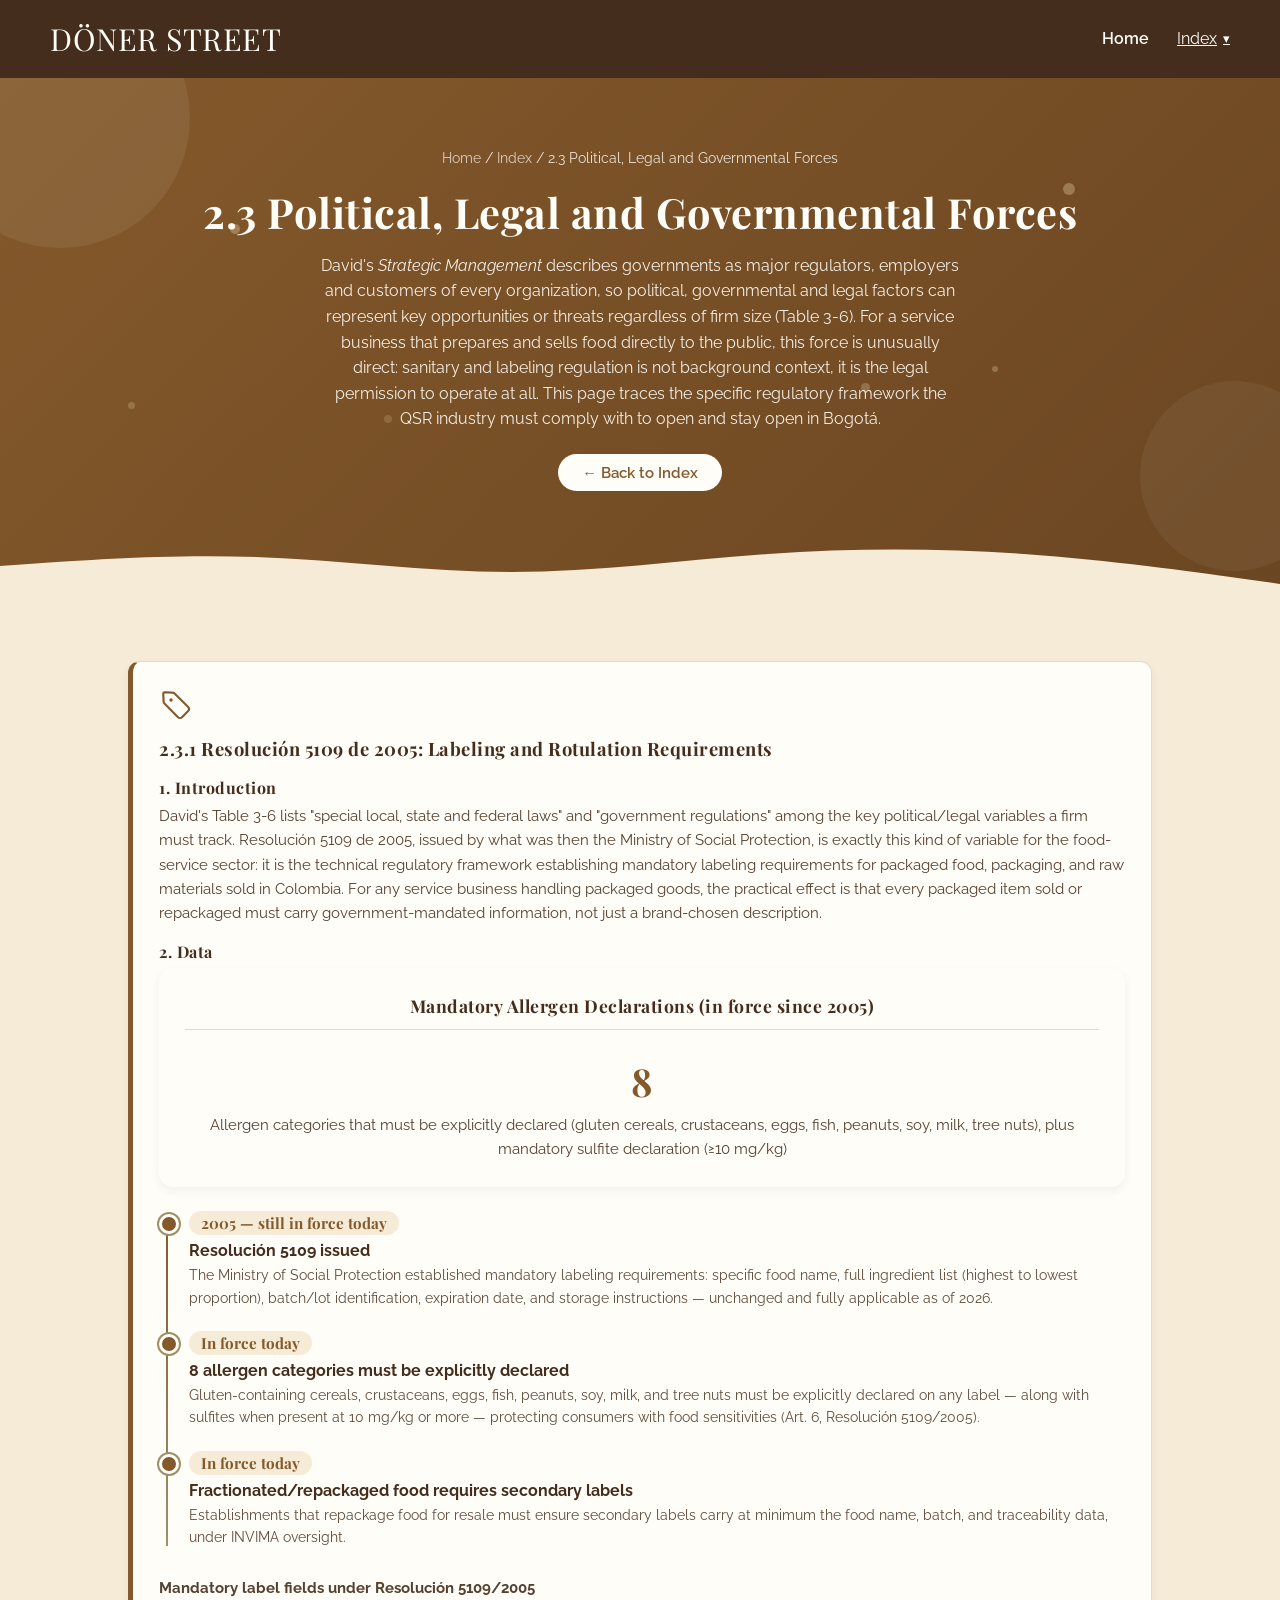
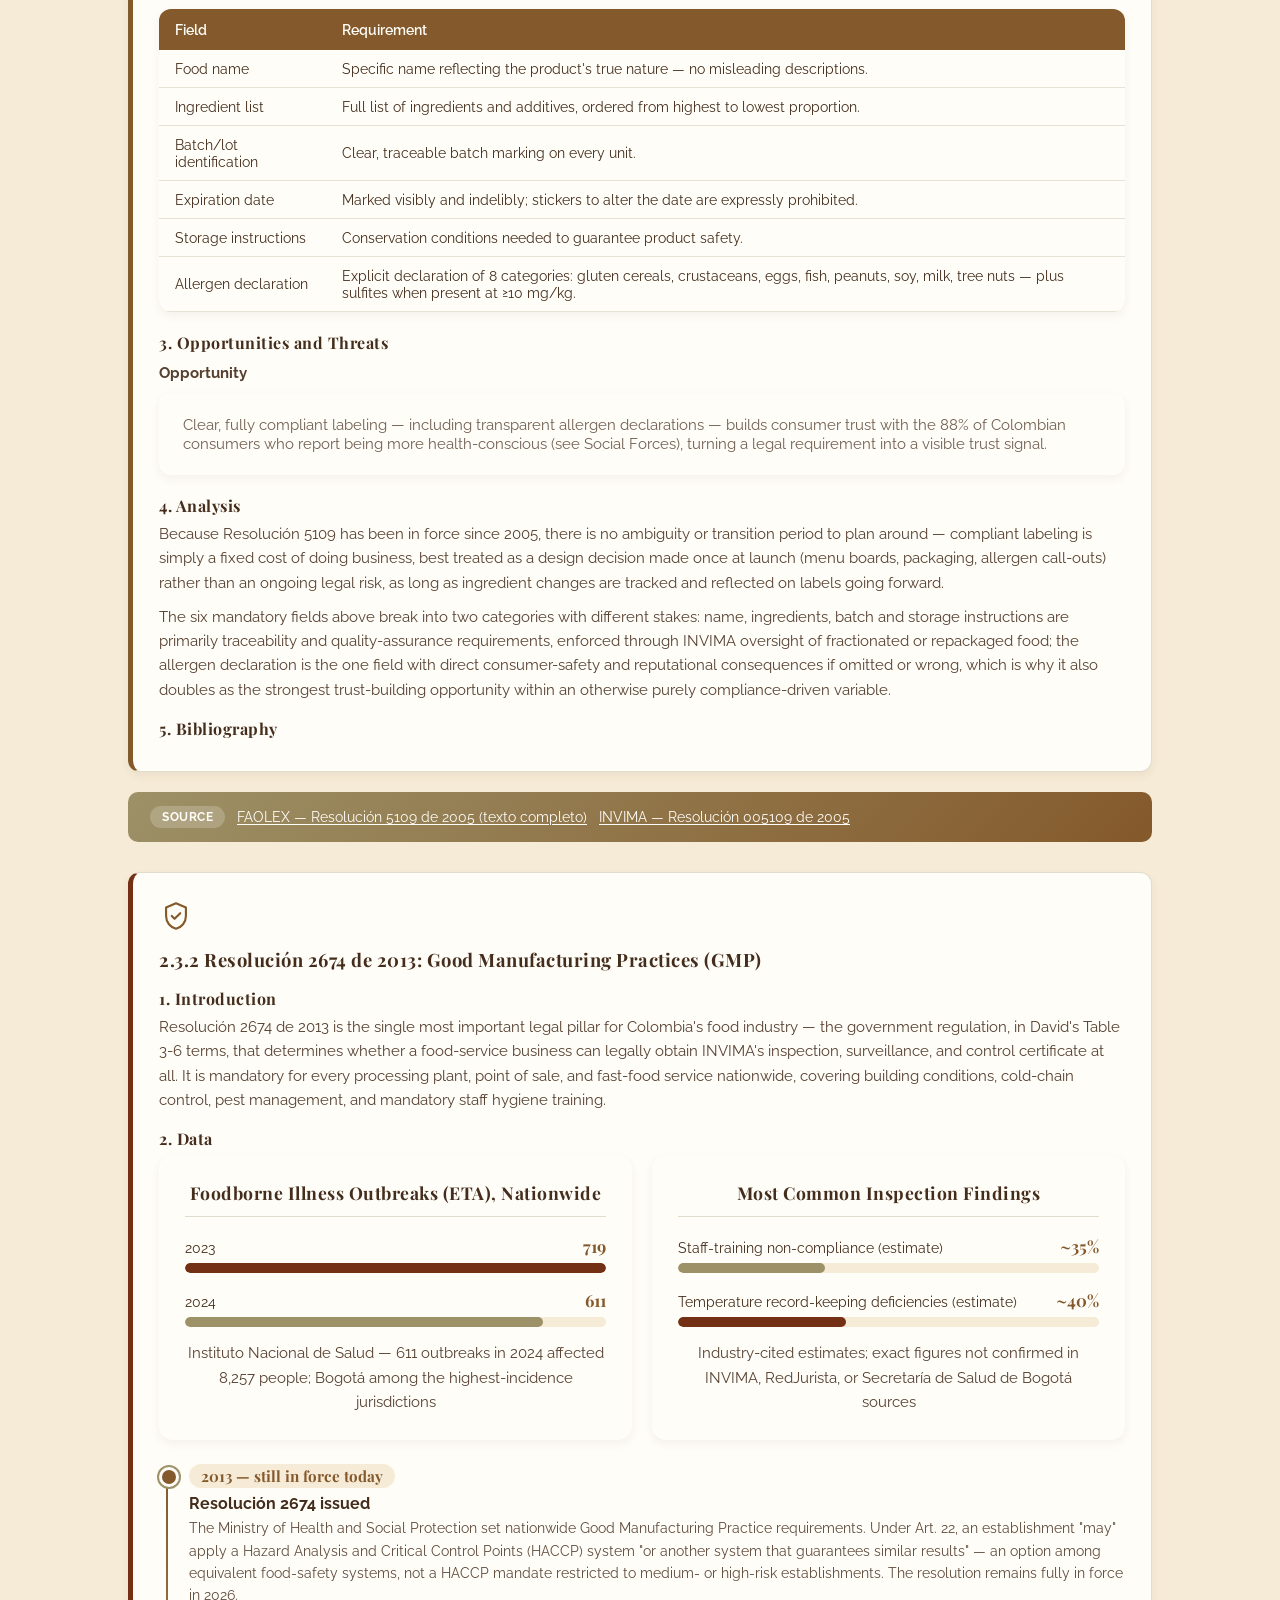
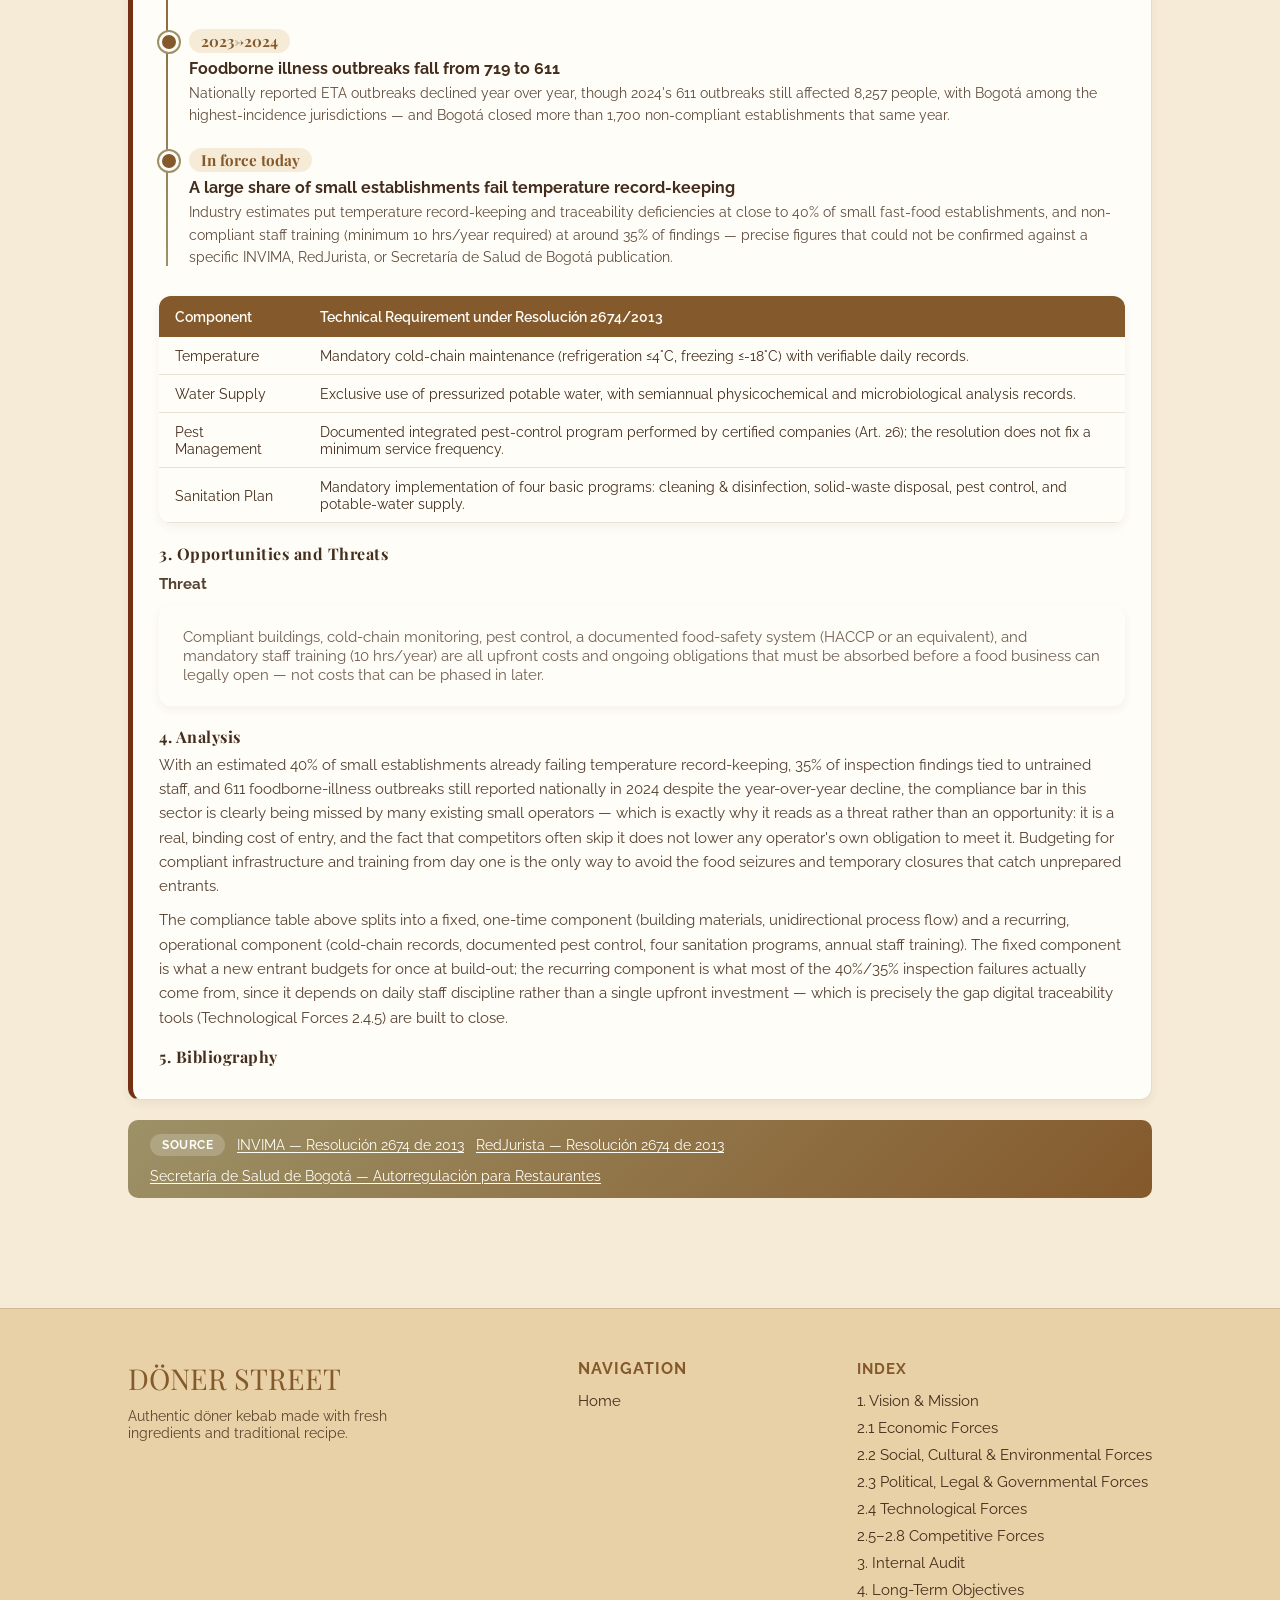
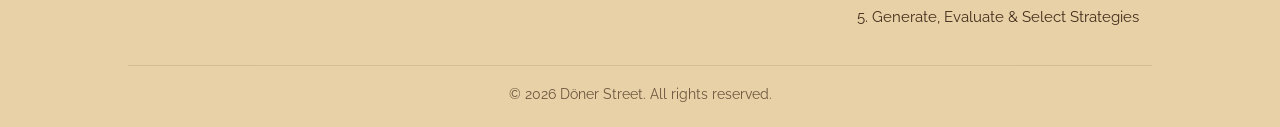
<file: fuerzas-legales.html>
<!DOCTYPE html>
<html lang="en">

<head>
    <meta charset="UTF-8">
    <meta name="viewport" content="width=device-width, initial-scale=1.0">
    <title>2.3 Political, Legal and Governmental Forces - Döner Street</title>

    <link rel="stylesheet" href="css/base.css">
    <link rel="stylesheet" href="css/paginas.css">
    <link href="https://fonts.googleapis.com/css2?family=Playfair+Display:wght@600;700&family=Raleway:wght@300;400;500;600&display=swap"
        rel="stylesheet">
</head>

<body>

    <header class="navbar">
        <div class="logo"><a href="index.html">DÖNER STREET</a></div>
        <nav>
            <a href="index.html">Home</a>

            <div class="dropdown">
                <a href="sitemap.html" class="dropdown-toggle">Index</a>
                <div class="dropdown-menu">
                    <span class="dd-chapter">1. Vision &amp; Mission</span>
                    <a href="mision-vision.html">1. Vision &amp; Mission</a>
                    <a href="mision-vision.html#section-1-1" class="dd-l3">1.1 History</a>
                    <a href="mision-vision.html#section-1-2" class="dd-l3">1.2 Mission Statement</a>
                    <a href="mision-vision.html#section-1-3" class="dd-l3">1.3 Vision Statement</a>

                    <span class="dd-chapter">2. External Audit</span>
                    <a href="fuerzas-economicas.html">2.1 Economic Forces</a>
                    <a href="fuerzas-sociales.html">2.2 Social, Cultural &amp; Environmental Forces</a>
                    <a href="fuerzas-legales.html">2.3 Political, Legal &amp; Governmental Forces</a>
                    <a href="fuerzas-tecnologicas.html">2.4 Technological Forces</a>
                    <a href="fuerzas-competitivas.html#section-2-5">2.5&ndash;2.8 Competitive Forces</a>
                    <a href="fuerzas-competitivas.html#section-2-6" class="dd-l3">2.6 Porter's Five Forces</a>
                    <a href="fuerzas-competitivas.html#section-2-7" class="dd-l3">2.7 EFE Matrix</a>
                    <a href="fuerzas-competitivas.html#section-2-8" class="dd-l3">2.8 CPM</a>

                    <span class="dd-chapter">3. Internal Audit</span>
                    <a href="auditoria-interna.html">3. Internal Audit</a>
                    <a href="auditoria-interna.html#section-3-3" class="dd-l3">3.3 Management</a>
                    <a href="auditoria-interna.html#section-3-4" class="dd-l3">3.4 Marketing</a>
                    <a href="auditoria-interna.html#section-3-5" class="dd-l3">3.5 Finance/Accounting</a>
                    <a href="auditoria-interna.html#section-3-6" class="dd-l3">3.6 Production/Operations</a>
                    <a href="auditoria-interna.html#section-3-7" class="dd-l3">3.7 Research &amp; Development</a>
                    <a href="auditoria-interna.html#section-3-8" class="dd-l3">3.8 Management Information Systems</a>
                    <a href="auditoria-interna.html#section-3-9" class="dd-l3">3.9 IFE Matrix</a>

                    <span class="dd-chapter">4. Long-Term Objectives</span>
                    <a href="objetivos-estrategias.html">4. Establish Long-Term Objectives</a>
                    <a href="objetivos-estrategias.html#section-4-1" class="dd-l3">4.1 Long-Term Objectives</a>
                    <a href="objetivos-estrategias.html#section-4-2" class="dd-l3">4.2 Annual Objectives</a>
                    <a href="objetivos-estrategias.html#section-4-3" class="dd-l3">4.3 Gantt</a>
                    <a href="objetivos-estrategias.html#section-4-4" class="dd-l3">4.4 Balanced Scorecard</a>
                    <a href="objetivos-estrategias.html#section-4-5" class="dd-l3">4.5 Financial &amp; Strategic Objectives</a>
                    <a href="objetivos-estrategias.html#section-4-6" class="dd-l3">4.6 Type of Strategy</a>
                    <a href="objetivos-estrategias.html#section-4-8" class="dd-l3">4.8 Porter's Five Generic Strategies</a>

                    <span class="dd-chapter">5. Generate, Evaluate &amp; Select Strategies</span>
                    <a href="seleccion-estrategias.html">5. Generate, Evaluate, and Select Strategies</a>
                    <a href="seleccion-estrategias.html#section-5-1" class="dd-l3">5.1 Input Stage</a>
                    <a href="seleccion-estrategias.html#section-5-2" class="dd-l3">5.2 Matching Stage</a>
                    <a href="seleccion-estrategias.html#section-5-2-1" class="dd-l3">5.2.1 SWOT Matrix</a>
                    <a href="seleccion-estrategias.html#section-5-3" class="dd-l3">5.3 Decision Stage (QSPM)</a>

                    <a href="sitemap.html" class="dd-viewall">View Full Index &rarr;</a>
                </div>
            </div>
        </nav>
    </header>

    <section class="pagina-hero">
        <div class="bg-shape shape-1"></div>
        <div class="bg-shape shape-2"></div>
        <div class="bg-dot dot-1"></div>
        <div class="bg-dot dot-2"></div>
        <div class="bg-dot dot-3"></div>
        <div class="bg-dot dot-4"></div>
        <div class="bg-dot dot-5"></div>
        <div class="bg-dot dot-6"></div>
        <p class="breadcrumb"><a href="index.html">Home</a> / <a href="sitemap.html">Index</a> / 2.3 Political, Legal and Governmental Forces</p>
        <h1>2.3 Political, Legal and Governmental Forces</h1>
        <p>David's <em>Strategic Management</em> describes governments as major regulators, employers and
            customers of every organization, so political, governmental and legal factors can represent key
            opportunities or threats regardless of firm size (Table 3-6). For a service business that
            prepares and sells food directly to the public, this force is unusually direct: sanitary and
            labeling regulation is not background context, it is the legal permission to operate at all.
            This page traces the specific regulatory framework the QSR industry must comply with to open
            and stay open in Bogot&aacute;.</p>
        <a href="sitemap.html" class="btn-volver-index">&larr; Back to Index</a>
       <div class="wave-container">
            <svg class="wave" xmlns="http://www.w3.org/2000/svg" viewBox="0 0 1440 320" preserveAspectRatio="none" aria-hidden="true">
                <path fill-opacity="1" d="M0,192L48,181.3C96,171,192,149,288,160C384,171,480,213,576,213.3C672,213,768,171,864,149.3C960,128,1056,128,1152,149.3C1248,171,1344,213,1392,234.6L1440,256L1440,320L1392,320C1344,320,1248,320,1152,320C1056,320,960,320,864,320C768,320,672,320,576,320C480,320,384,320,288,320C192,320,96,320,48,320L0,320Z"></path>
            </svg>
        </div>
    </section>

    <main class="contenido-pagina">
        <div class="seccion" id="section-2-3">

            <div class="factor-card" style="margin-bottom:20px;">
                <div class="factor-icon">
                    <svg viewBox="0 0 24 24" fill="none" stroke="currentColor" stroke-width="1.5" stroke-linecap="round" stroke-linejoin="round">
                        <path d="M20.59 13.41L11 3.83A2 2 0 0 0 9.59 3.24L4 3a1 1 0 0 0-1 1l.24 5.59a2 2 0 0 0 .59 1.41l9.58 9.58a2 2 0 0 0 2.83 0l4.35-4.35a2 2 0 0 0 0-2.82z" />
                        <circle cx="8.5" cy="8.5" r="1.2" fill="currentColor" stroke="none" />
                    </svg>
                </div>
                <h3>2.3.1 Resoluci&oacute;n 5109 de 2005: Labeling and Rotulation Requirements</h3>

                <h4 style="margin-top:16px; margin-bottom:6px;">1. Introduction</h4>
                <p>David's Table 3-6 lists "special local, state and federal laws" and "government
                    regulations" among the key political/legal variables a firm must track. Resoluci&oacute;n
                    5109 de 2005, issued by what was then the Ministry of Social Protection, is exactly this
                    kind of variable for the food-service sector: it is the technical regulatory framework
                    establishing mandatory labeling requirements for packaged food, packaging, and raw
                    materials sold in Colombia. For any service business handling packaged goods, the
                    practical effect is that every packaged item sold or repackaged must carry
                    government-mandated information, not just a brand-chosen description.</p>

                <h4 style="margin-top:16px; margin-bottom:6px;">2. Data</h4>
                <div class="chart-row">
                    <div class="chart-panel">
                        <h4 class="chart-panel-title">Mandatory Allergen Declarations (in force since 2005)</h4>
                        <div class="stat-highlight">
                            <strong>8</strong>
                            <p class="chart-caption">Allergen categories that must be explicitly declared (gluten cereals, crustaceans, eggs, fish, peanuts, soy, milk, tree nuts), plus mandatory sulfite declaration (&ge;10 mg/kg)</p>
                        </div>
                    </div>
                </div>
                <ul class="timeline">
                    <li class="timeline-item">
                        <span class="timeline-date">2005 &mdash; still in force today</span>
                        <h5>Resoluci&oacute;n 5109 issued</h5>
                        <p>The Ministry of Social Protection established mandatory labeling requirements:
                            specific food name, full ingredient list (highest to lowest proportion), batch/lot
                            identification, expiration date, and storage instructions &mdash; unchanged and
                            fully applicable as of 2026.</p>
                    </li>
                    <li class="timeline-item">
                        <span class="timeline-date">In force today</span>
                        <h5>8 allergen categories must be explicitly declared</h5>
                        <p>Gluten-containing cereals, crustaceans, eggs, fish, peanuts, soy, milk, and tree nuts
                            must be explicitly declared on any label &mdash; along with sulfites when present
                            at 10 mg/kg or more &mdash; protecting consumers with food sensitivities (Art. 6,
                            Resoluci&oacute;n 5109/2005).</p>
                    </li>
                    <li class="timeline-item">
                        <span class="timeline-date">In force today</span>
                        <h5>Fractionated/repackaged food requires secondary labels</h5>
                        <p>Establishments that repackage food for resale must ensure secondary labels carry at
                            minimum the food name, batch, and traceability data, under INVIMA oversight.</p>
                    </li>
                </ul>
                <p style="margin-top:14px;"><strong>Mandatory label fields under Resoluci&oacute;n 5109/2005</strong></p>
                <div class="matrix-table-wrap" style="margin-top:8px;">
                    <table class="matrix-table">
                        <thead>
                            <tr><th>Field</th><th>Requirement</th></tr>
                        </thead>
                        <tbody>
                            <tr><td>Food name</td><td>Specific name reflecting the product's true nature &mdash; no misleading descriptions.</td></tr>
                            <tr><td>Ingredient list</td><td>Full list of ingredients and additives, ordered from highest to lowest proportion.</td></tr>
                            <tr><td>Batch/lot identification</td><td>Clear, traceable batch marking on every unit.</td></tr>
                            <tr><td>Expiration date</td><td>Marked visibly and indelibly; stickers to alter the date are expressly prohibited.</td></tr>
                            <tr><td>Storage instructions</td><td>Conservation conditions needed to guarantee product safety.</td></tr>
                            <tr><td>Allergen declaration</td><td>Explicit declaration of 8 categories: gluten cereals, crustaceans, eggs, fish, peanuts, soy, milk, tree nuts &mdash; plus sulfites when present at &ge;10 mg/kg.</td></tr>
                        </tbody>
                    </table>
                </div>

                <h4 style="margin-top:16px; margin-bottom:6px;">3. Opportunities and Threats</h4>
                <p style="margin-top:8px;"><strong>Opportunity</strong></p>
                <ul class="check-list" style="margin-top:8px;">
                    <li><span class="muted">Clear, fully compliant labeling &mdash; including transparent allergen declarations &mdash; builds consumer trust with the 88% of Colombian consumers who report being more health-conscious (see Social Forces), turning a legal requirement into a visible trust signal.</span></li>
                </ul>

                <h4 style="margin-top:16px; margin-bottom:6px;">4. Analysis</h4>
                <p>Because Resoluci&oacute;n 5109 has been in force since 2005, there is no ambiguity or
                    transition period to plan around &mdash; compliant labeling is simply a fixed cost of
                    doing business, best treated as a design decision made once at launch (menu boards,
                    packaging, allergen call-outs) rather than an ongoing legal risk, as long as ingredient
                    changes are tracked and reflected on labels going forward.</p>
                <p style="margin-top:10px;">The six mandatory fields above break into two categories with
                    different stakes: name, ingredients, batch and storage instructions are primarily
                    traceability and quality-assurance requirements, enforced through INVIMA oversight of
                    fractionated or repackaged food; the allergen declaration is the one field with direct
                    consumer-safety and reputational consequences if omitted or wrong, which is why it also
                    doubles as the strongest trust-building opportunity within an otherwise purely
                    compliance-driven variable.</p>

                <h4 style="margin-top:16px; margin-bottom:6px;">5. Bibliography</h4>
            </div>
        <div class="fuente-info">
            <span class="fuente-label">Source</span>
            <a href="https://faolex.fao.org/docs/pdf/col62204.pdf" target="_blank" rel="noopener">FAOLEX &mdash; Resoluci&oacute;n 5109 de 2005 (texto completo)</a>
            <a href="https://www.invima.gov.co/biblioteca/resolucion-005109-2005-requisitos-rotulado-alimentos" target="_blank" rel="noopener">INVIMA &mdash; Resoluci&oacute;n 005109 de 2005</a>
        </div>

            <div class="factor-card" style="margin-top:30px; margin-bottom:20px;">
                <div class="factor-icon">
                    <svg viewBox="0 0 24 24" fill="none" stroke="currentColor" stroke-width="1.5" stroke-linecap="round" stroke-linejoin="round">
                        <path d="M12 3l7 3v6c0 4.5-3 8-7 9-4-1-7-4.5-7-9V6l7-3z" />
                        <path d="M9 12l2 2 4-4" />
                    </svg>
                </div>
                <h3>2.3.2 Resoluci&oacute;n 2674 de 2013: Good Manufacturing Practices (GMP)</h3>

                <h4 style="margin-top:16px; margin-bottom:6px;">1. Introduction</h4>
                <p>Resoluci&oacute;n 2674 de 2013 is the single most important legal pillar for Colombia's
                    food industry &mdash; the government regulation, in David's Table 3-6 terms, that
                    determines whether a food-service business can legally obtain INVIMA's inspection,
                    surveillance, and control certificate at all. It is mandatory for every processing plant,
                    point of sale, and fast-food service nationwide, covering building conditions, cold-chain
                    control, pest management, and mandatory staff hygiene training.</p>

                <h4 style="margin-top:16px; margin-bottom:6px;">2. Data</h4>
                <div class="chart-row">
                    <div class="chart-panel">
                        <h4 class="chart-panel-title">Foodborne Illness Outbreaks (ETA), Nationwide</h4>
                        <ul class="bar-chart">
                            <li>
                                <div class="bar-row-label"><span>2023</span><strong>719</strong></div>
                                <div class="bar-track"><div class="bar-fill bar-fill-accent" style="width:100%;"></div></div>
                            </li>
                            <li>
                                <div class="bar-row-label"><span>2024</span><strong>611</strong></div>
                                <div class="bar-track"><div class="bar-fill" style="width:85%;"></div></div>
                            </li>
                        </ul>
                        <p class="chart-caption" style="margin-top:14px;">Instituto Nacional de Salud &mdash; 611 outbreaks in 2024 affected 8,257 people; Bogot&aacute; among the highest-incidence jurisdictions</p>
                    </div>
                    <div class="chart-panel">
                        <h4 class="chart-panel-title">Most Common Inspection Findings</h4>
                        <ul class="bar-chart">
                            <li>
                                <div class="bar-row-label"><span>Staff-training non-compliance (estimate)</span><strong>~35%</strong></div>
                                <div class="bar-track"><div class="bar-fill" style="width:35%;"></div></div>
                            </li>
                            <li>
                                <div class="bar-row-label"><span>Temperature record-keeping deficiencies (estimate)</span><strong>~40%</strong></div>
                                <div class="bar-track"><div class="bar-fill bar-fill-accent" style="width:40%;"></div></div>
                            </li>
                        </ul>
                        <p class="chart-caption" style="margin-top:14px;">Industry-cited estimates; exact figures not confirmed in INVIMA, RedJurista, or Secretar&iacute;a de Salud de Bogot&aacute; sources</p>
                    </div>
                </div>
                <ul class="timeline">
                    <li class="timeline-item">
                        <span class="timeline-date">2013 &mdash; still in force today</span>
                        <h5>Resoluci&oacute;n 2674 issued</h5>
                        <p>The Ministry of Health and Social Protection set nationwide Good Manufacturing
                            Practice requirements. Under Art. 22, an establishment "may" apply a Hazard
                            Analysis and Critical Control Points (HACCP) system "or another system that
                            guarantees similar results" &mdash; an option among equivalent food-safety systems,
                            not a HACCP mandate restricted to medium- or high-risk establishments. The
                            resolution remains fully in force in 2026.</p>
                    </li>
                    <li class="timeline-item">
                        <span class="timeline-date">2023&rarr;2024</span>
                        <h5>Foodborne illness outbreaks fall from 719 to 611</h5>
                        <p>Nationally reported ETA outbreaks declined year over year, though 2024's 611
                            outbreaks still affected 8,257 people, with Bogot&aacute; among the highest-incidence
                            jurisdictions &mdash; and Bogot&aacute; closed more than 1,700 non-compliant
                            establishments that same year.</p>
                    </li>
                    <li class="timeline-item">
                        <span class="timeline-date">In force today</span>
                        <h5>A large share of small establishments fail temperature record-keeping</h5>
                        <p>Industry estimates put temperature record-keeping and traceability deficiencies at
                            close to 40% of small fast-food establishments, and non-compliant staff training
                            (minimum 10 hrs/year required) at around 35% of findings &mdash; precise figures
                            that could not be confirmed against a specific INVIMA, RedJurista, or
                            Secretar&iacute;a de Salud de Bogot&aacute; publication.</p>
                    </li>
                </ul>
                <div class="matrix-table-wrap" style="margin-top:8px;">
                    <table class="matrix-table">
                        <thead>
                            <tr><th>Component</th><th>Technical Requirement under Resoluci&oacute;n 2674/2013</th></tr>
                        </thead>
                        <tbody>
                            <tr><td>Temperature</td><td>Mandatory cold-chain maintenance (refrigeration &le;4&deg;C, freezing &le;-18&deg;C) with verifiable daily records.</td></tr>
                            <tr><td>Water Supply</td><td>Exclusive use of pressurized potable water, with semiannual physicochemical and microbiological analysis records.</td></tr>
                            <tr><td>Pest Management</td><td>Documented integrated pest-control program performed by certified companies (Art. 26); the resolution does not fix a minimum service frequency.</td></tr>
                            <tr><td>Sanitation Plan</td><td>Mandatory implementation of four basic programs: cleaning &amp; disinfection, solid-waste disposal, pest control, and potable-water supply.</td></tr>
                        </tbody>
                    </table>
                </div>

                <h4 style="margin-top:16px; margin-bottom:6px;">3. Opportunities and Threats</h4>
                <p style="margin-top:8px;"><strong>Threat</strong></p>
                <ul class="check-list" style="margin-top:8px;">
                    <li><span class="muted">Compliant buildings, cold-chain monitoring, pest control, a documented food-safety system (HACCP or an equivalent), and mandatory staff training (10 hrs/year) are all upfront costs and ongoing obligations that must be absorbed before a food business can legally open &mdash; not costs that can be phased in later.</span></li>
                </ul>

                <h4 style="margin-top:16px; margin-bottom:6px;">4. Analysis</h4>
                <p>With an estimated 40% of small establishments already failing temperature record-keeping,
                    35% of inspection findings tied to untrained staff, and 611 foodborne-illness outbreaks
                    still reported nationally in 2024 despite the year-over-year decline, the compliance bar
                    in this sector is clearly being missed by many existing small operators &mdash; which is
                    exactly why it reads as a threat rather than an opportunity: it is a real, binding cost
                    of entry, and the fact that competitors often skip it does not lower any operator's own
                    obligation to meet it. Budgeting for compliant infrastructure and training from day one
                    is the only way to avoid the food seizures and temporary closures that catch unprepared
                    entrants.</p>
                <p style="margin-top:10px;">The compliance table above splits into a fixed, one-time
                    component (building materials, unidirectional process flow) and a recurring, operational
                    component (cold-chain records, documented pest control, four sanitation programs, annual
                    staff training). The fixed component is what a new entrant budgets for once at build-out;
                    the recurring component is what most of the 40%/35% inspection failures actually come
                    from, since it depends on daily staff discipline rather than a single upfront investment
                    &mdash; which is precisely the gap digital traceability tools (Technological Forces 2.4.5)
                    are built to close.</p>

                <h4 style="margin-top:16px; margin-bottom:6px;">5. Bibliography</h4>
            </div>
        <div class="fuente-info">
            <span class="fuente-label">Source</span>
            <a href="https://www.invima.gov.co/biblioteca/resolucion-2674-2013-requisitos-sanitarios-alimentos" target="_blank" rel="noopener">INVIMA &mdash; Resoluci&oacute;n 2674 de 2013</a>
            <a href="https://www.redjurista.com/Documents/resolucion_2674_de_2013_ministerio_de_salud_y_proteccion_social.aspx" target="_blank" rel="noopener">RedJurista &mdash; Resoluci&oacute;n 2674 de 2013</a>
            <a href="https://autorregulacion.saludcapital.gov.co/restaurantes" target="_blank" rel="noopener">Secretar&iacute;a de Salud de Bogot&aacute; &mdash; Autorregulaci&oacute;n para Restaurantes</a>
        </div>

        </div>

    </main>

    <footer class="footer">
        <div class="footer-content">
            <div>
                <div class="footer-logo">DÖNER STREET</div>
                <p class="footer-tagline">Authentic döner kebab made with fresh ingredients and traditional
                    recipe.</p>
            </div>
            <div class="footer-col">
                <h4>Navigation</h4>
                <a href="index.html">Home</a>
            </div>
            <div class="footer-col">
                <h4><a href="sitemap.html">Index</a></h4>
                <a href="mision-vision.html">1. Vision &amp; Mission</a>
                <a href="fuerzas-economicas.html">2.1 Economic Forces</a>
                <a href="fuerzas-sociales.html">2.2 Social, Cultural &amp; Environmental Forces</a>
                <a href="fuerzas-legales.html">2.3 Political, Legal &amp; Governmental Forces</a>
                <a href="fuerzas-tecnologicas.html">2.4 Technological Forces</a>
                <a href="fuerzas-competitivas.html">2.5&ndash;2.8 Competitive Forces</a>
                <a href="auditoria-interna.html">3. Internal Audit</a>
                <a href="objetivos-estrategias.html">4. Long-Term Objectives</a>
                <a href="seleccion-estrategias.html">5. Generate, Evaluate &amp; Select Strategies</a>
            </div>
        </div>
        <p class="footer-copy">&copy; 2026 Döner Street. All rights reserved.</p>
    </footer>

</body>

</html>
</file>
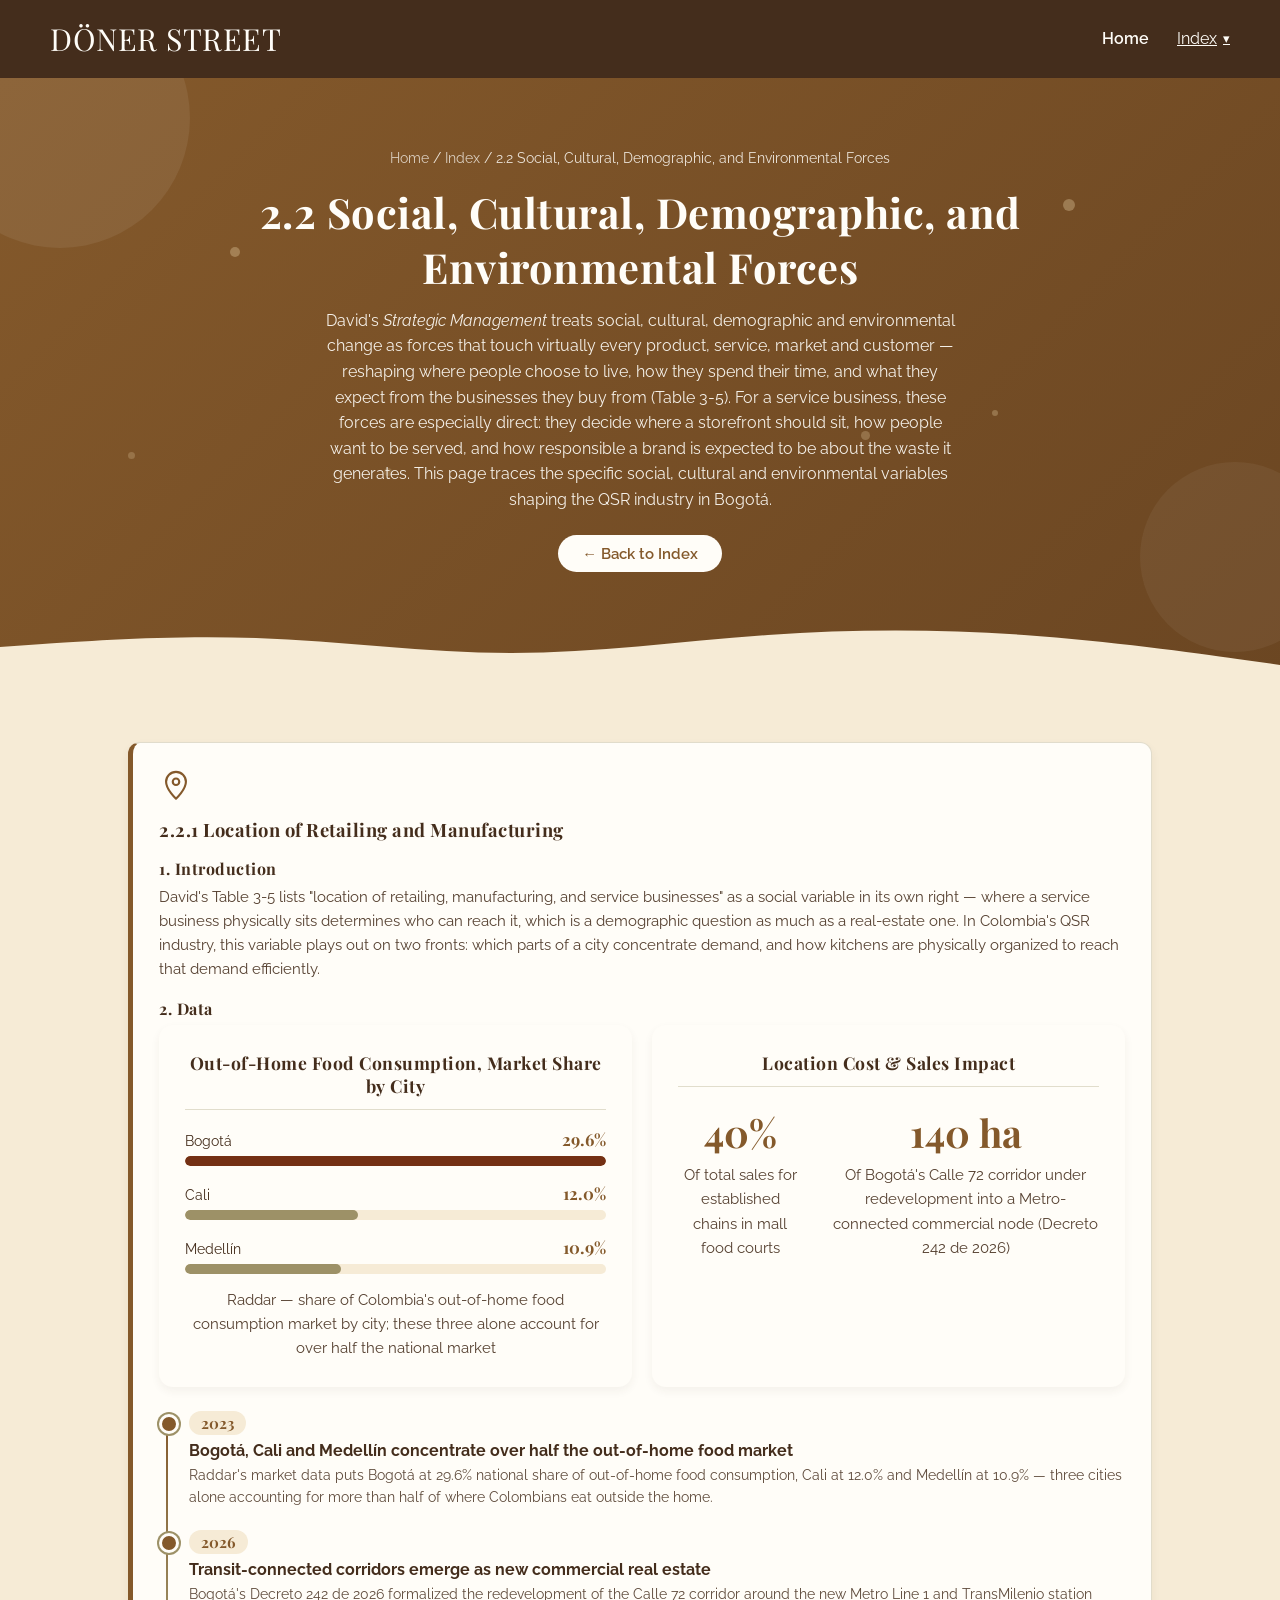
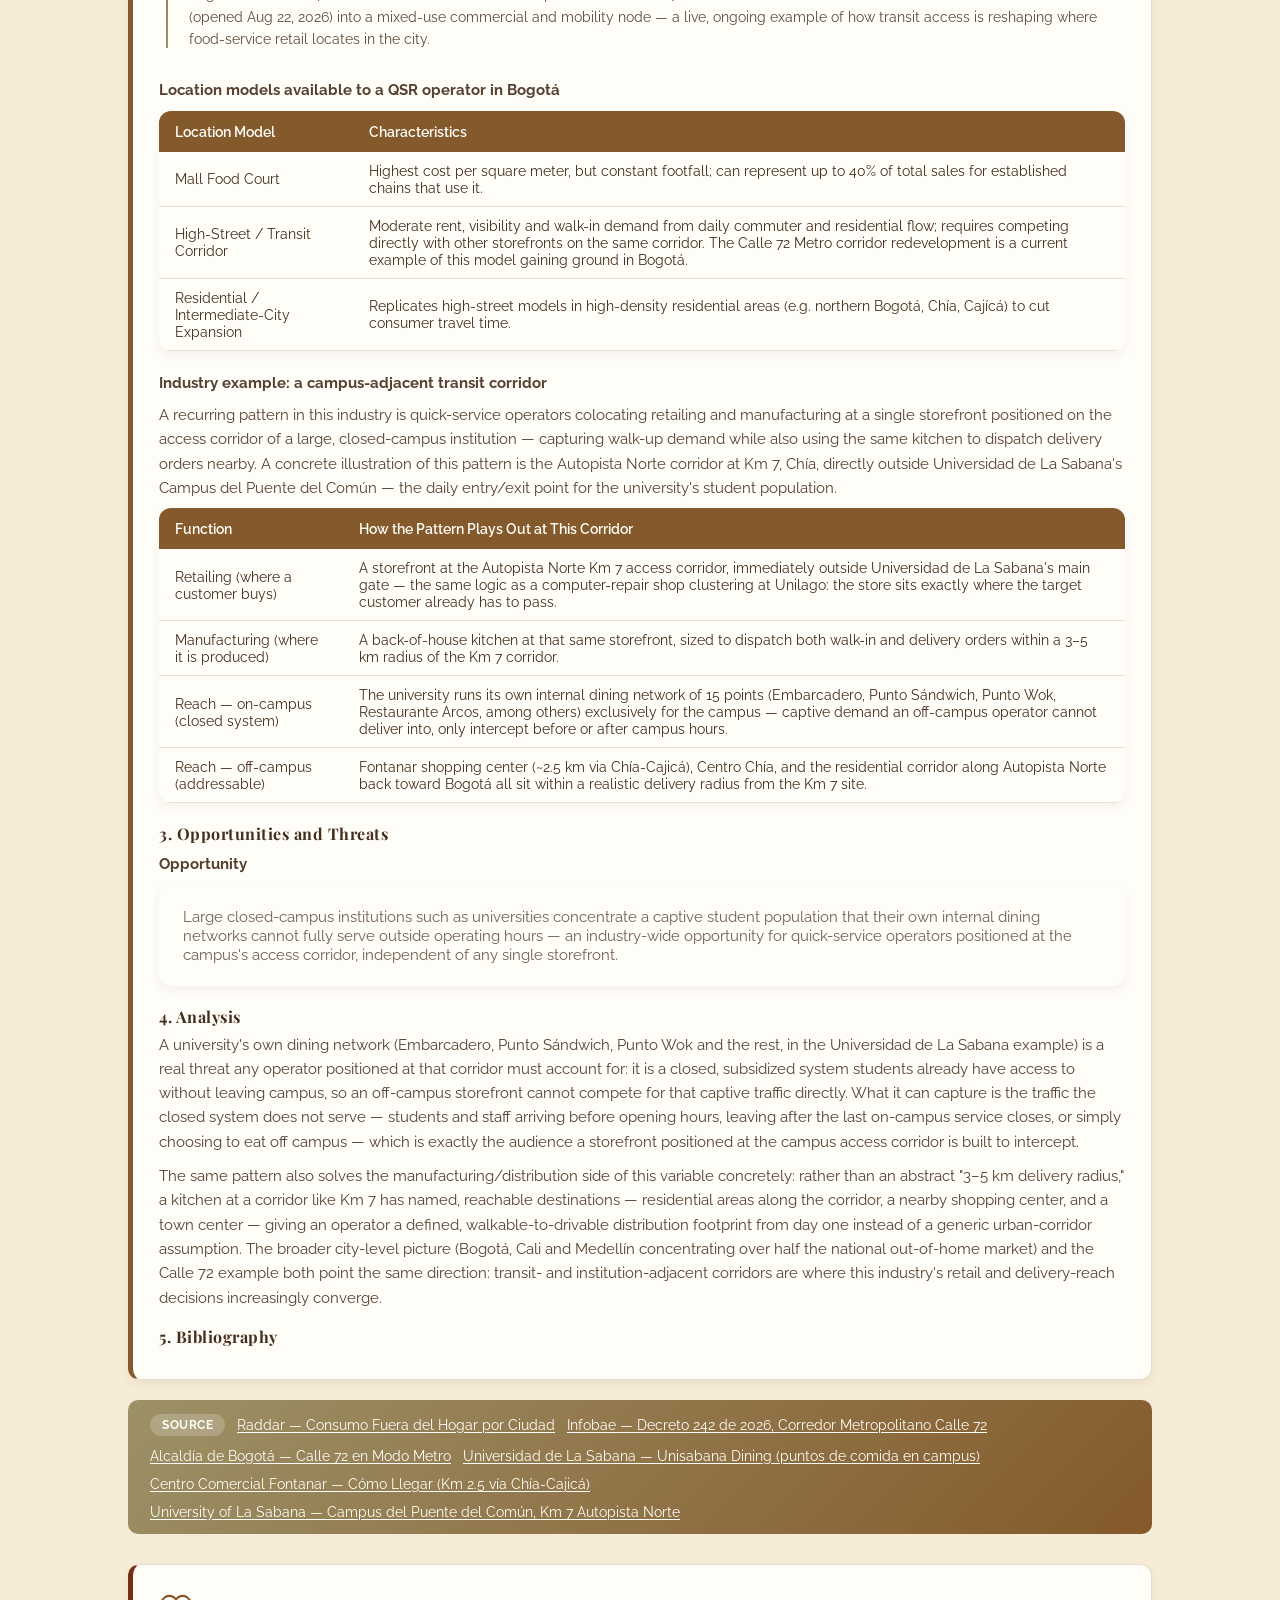
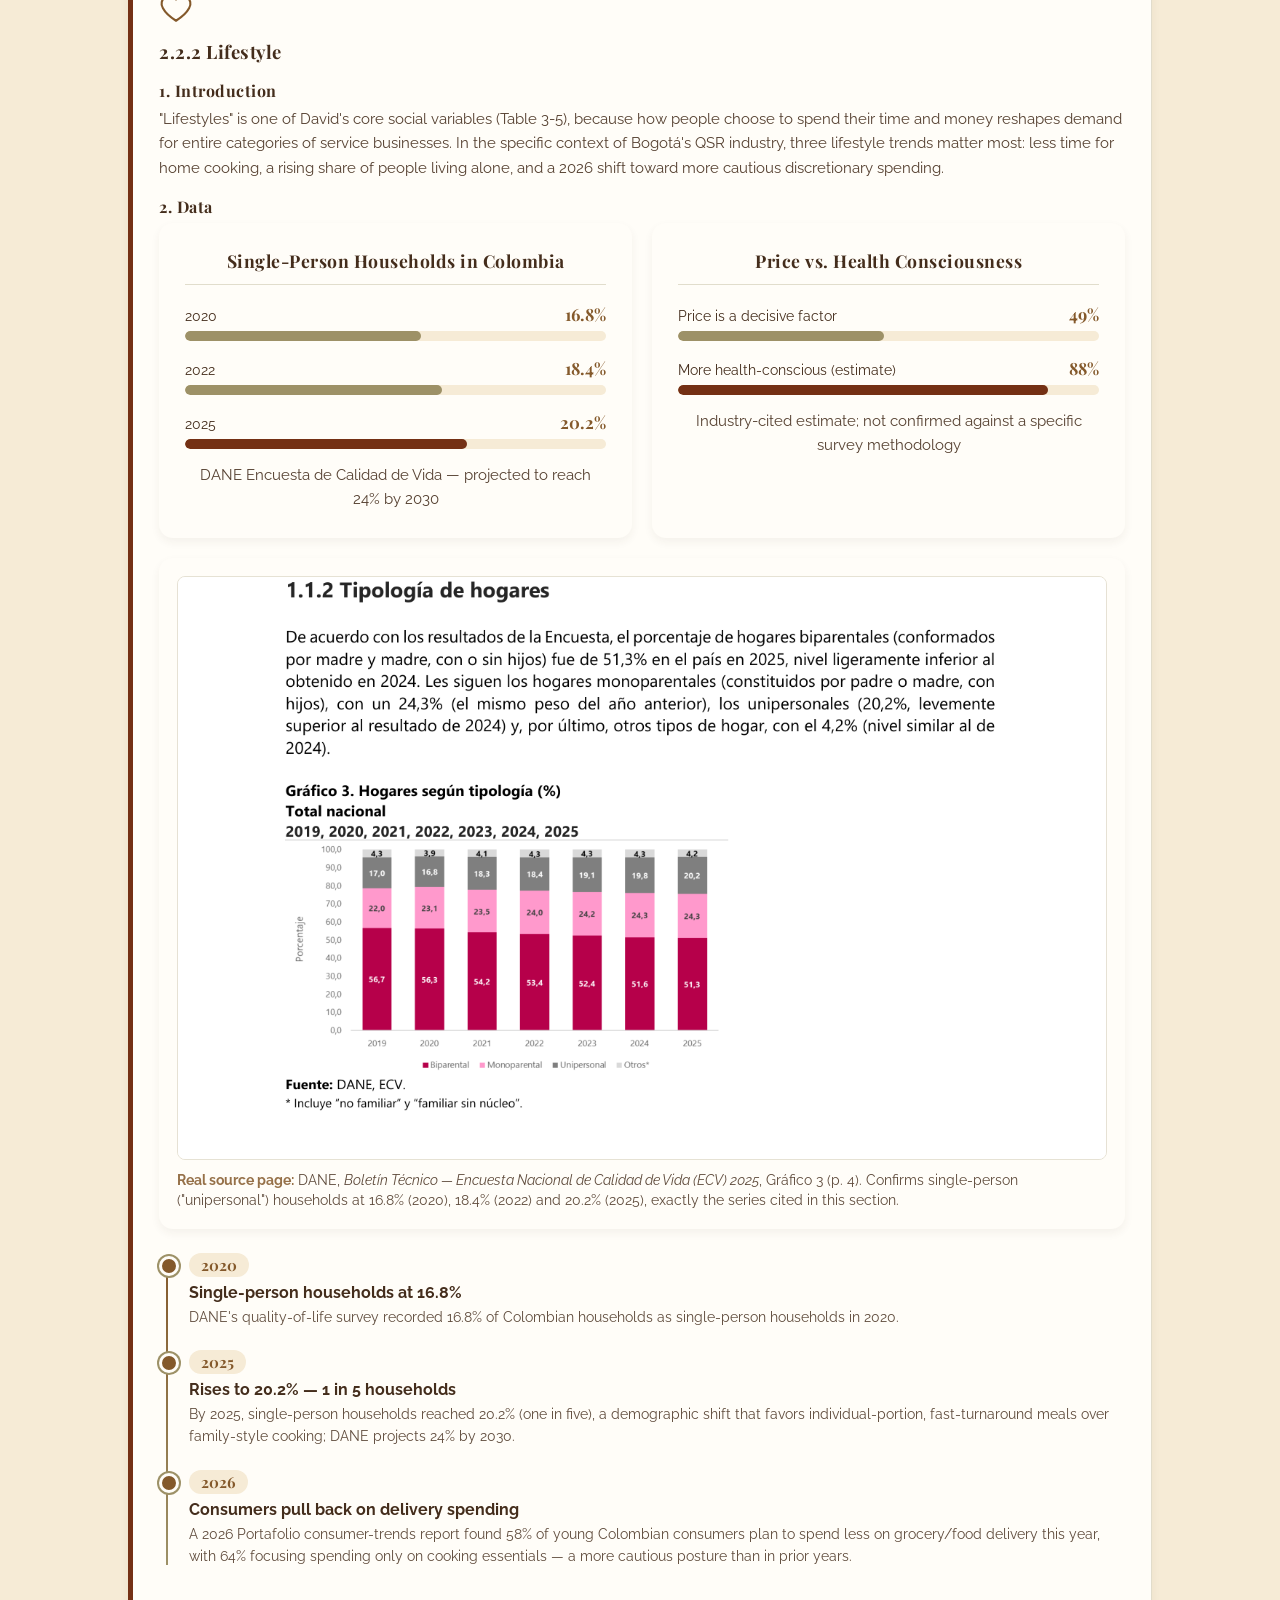
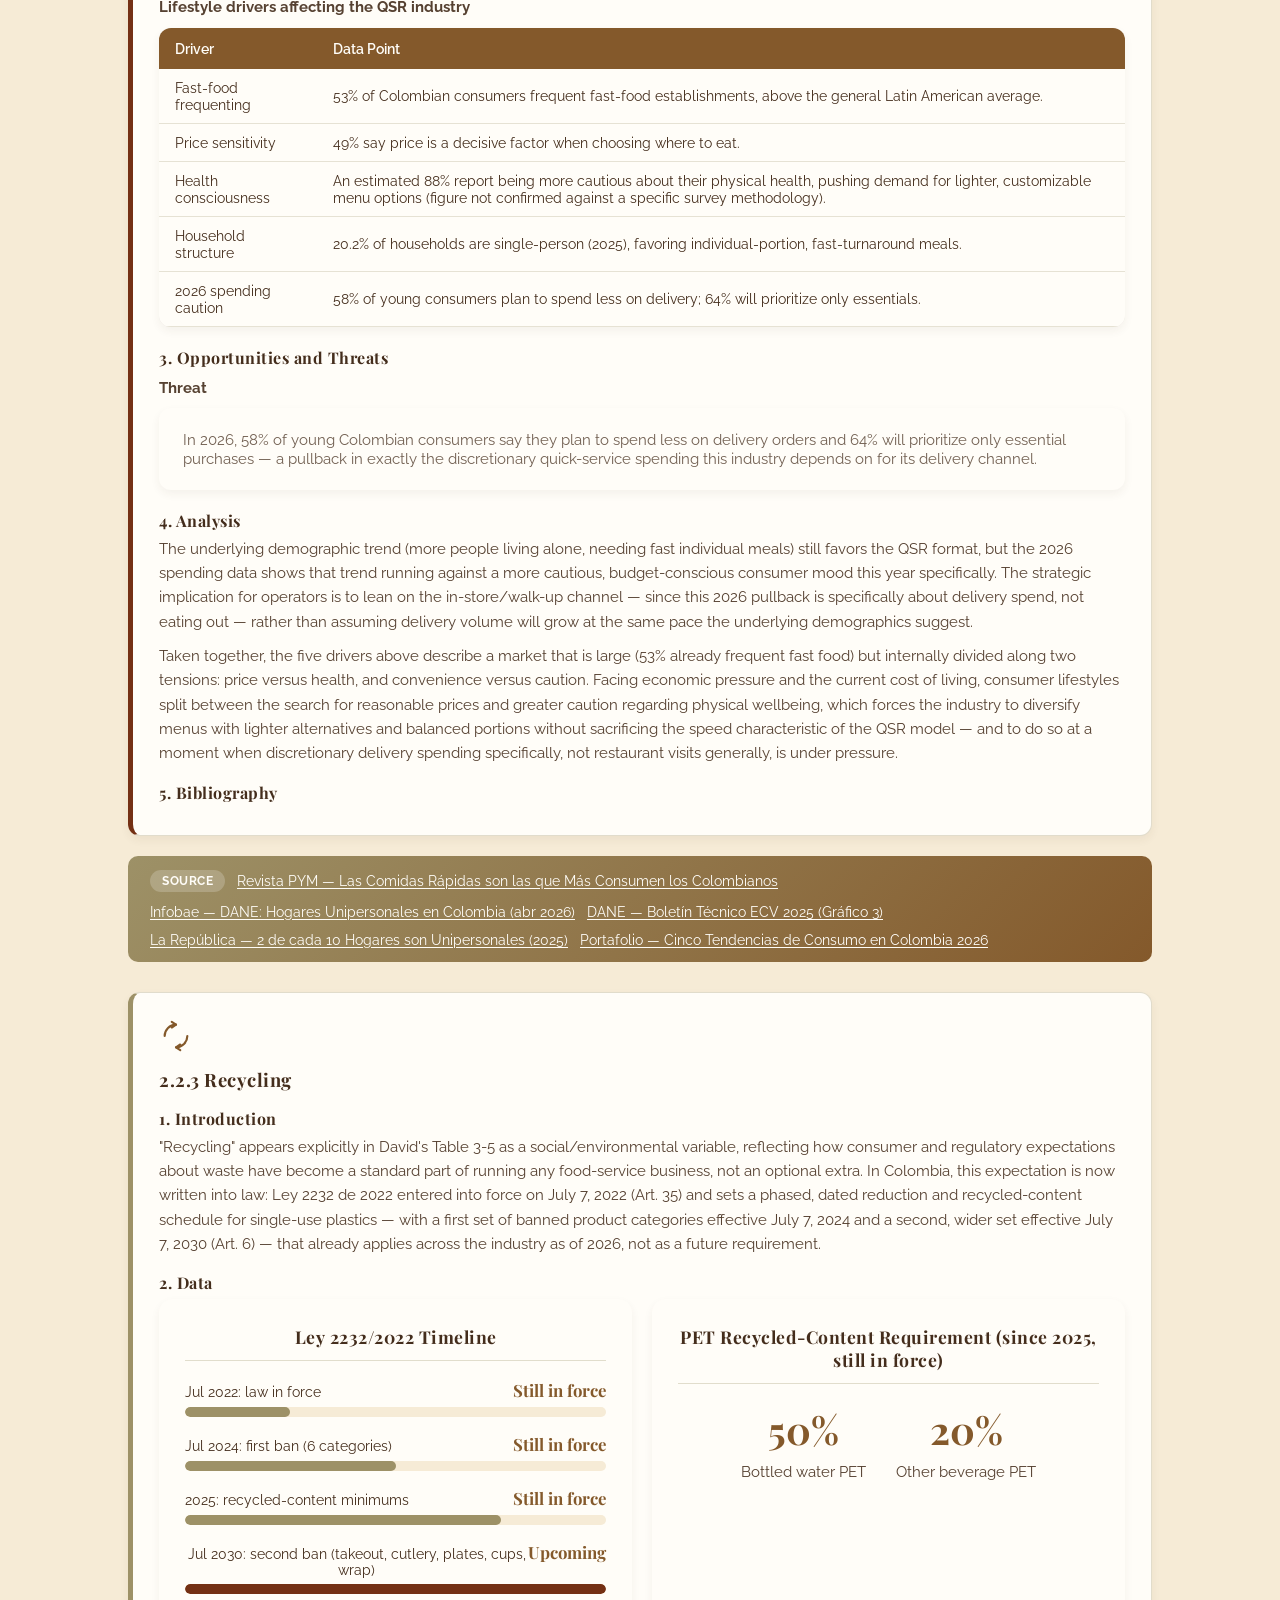
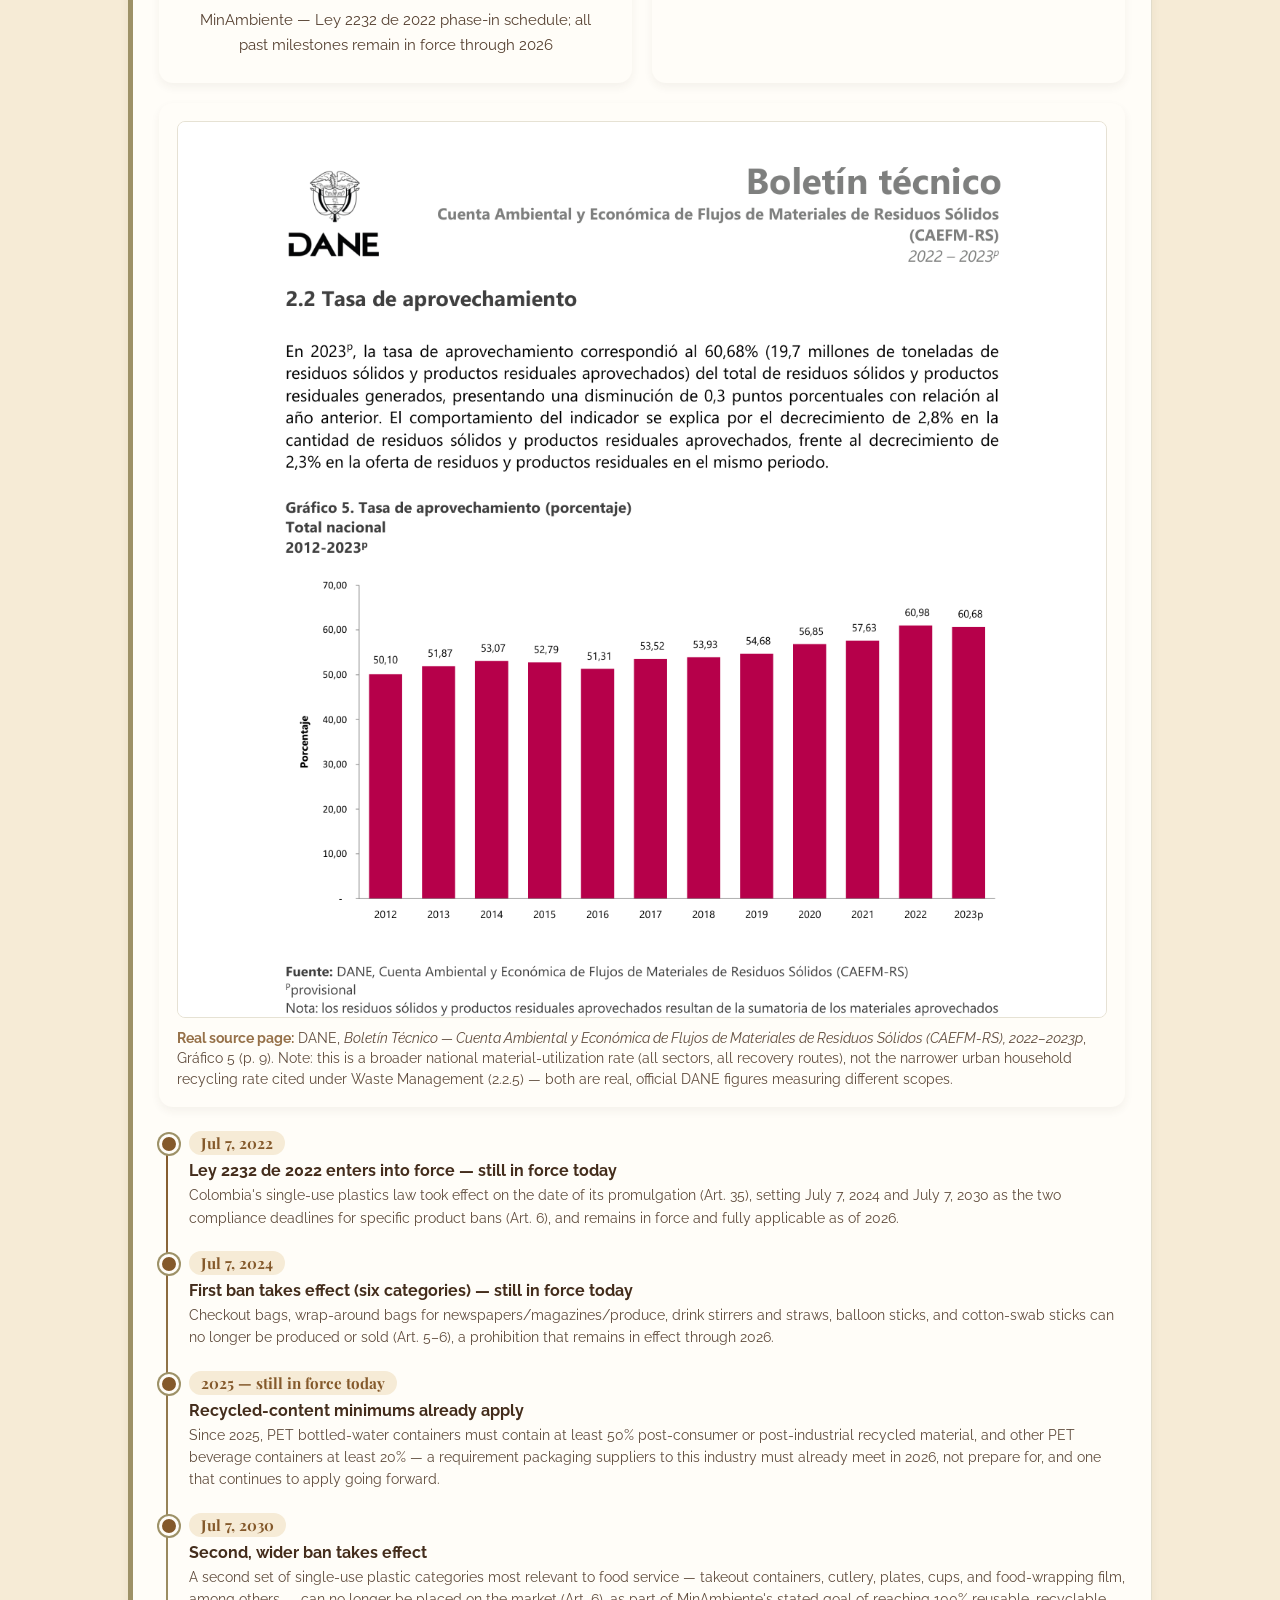
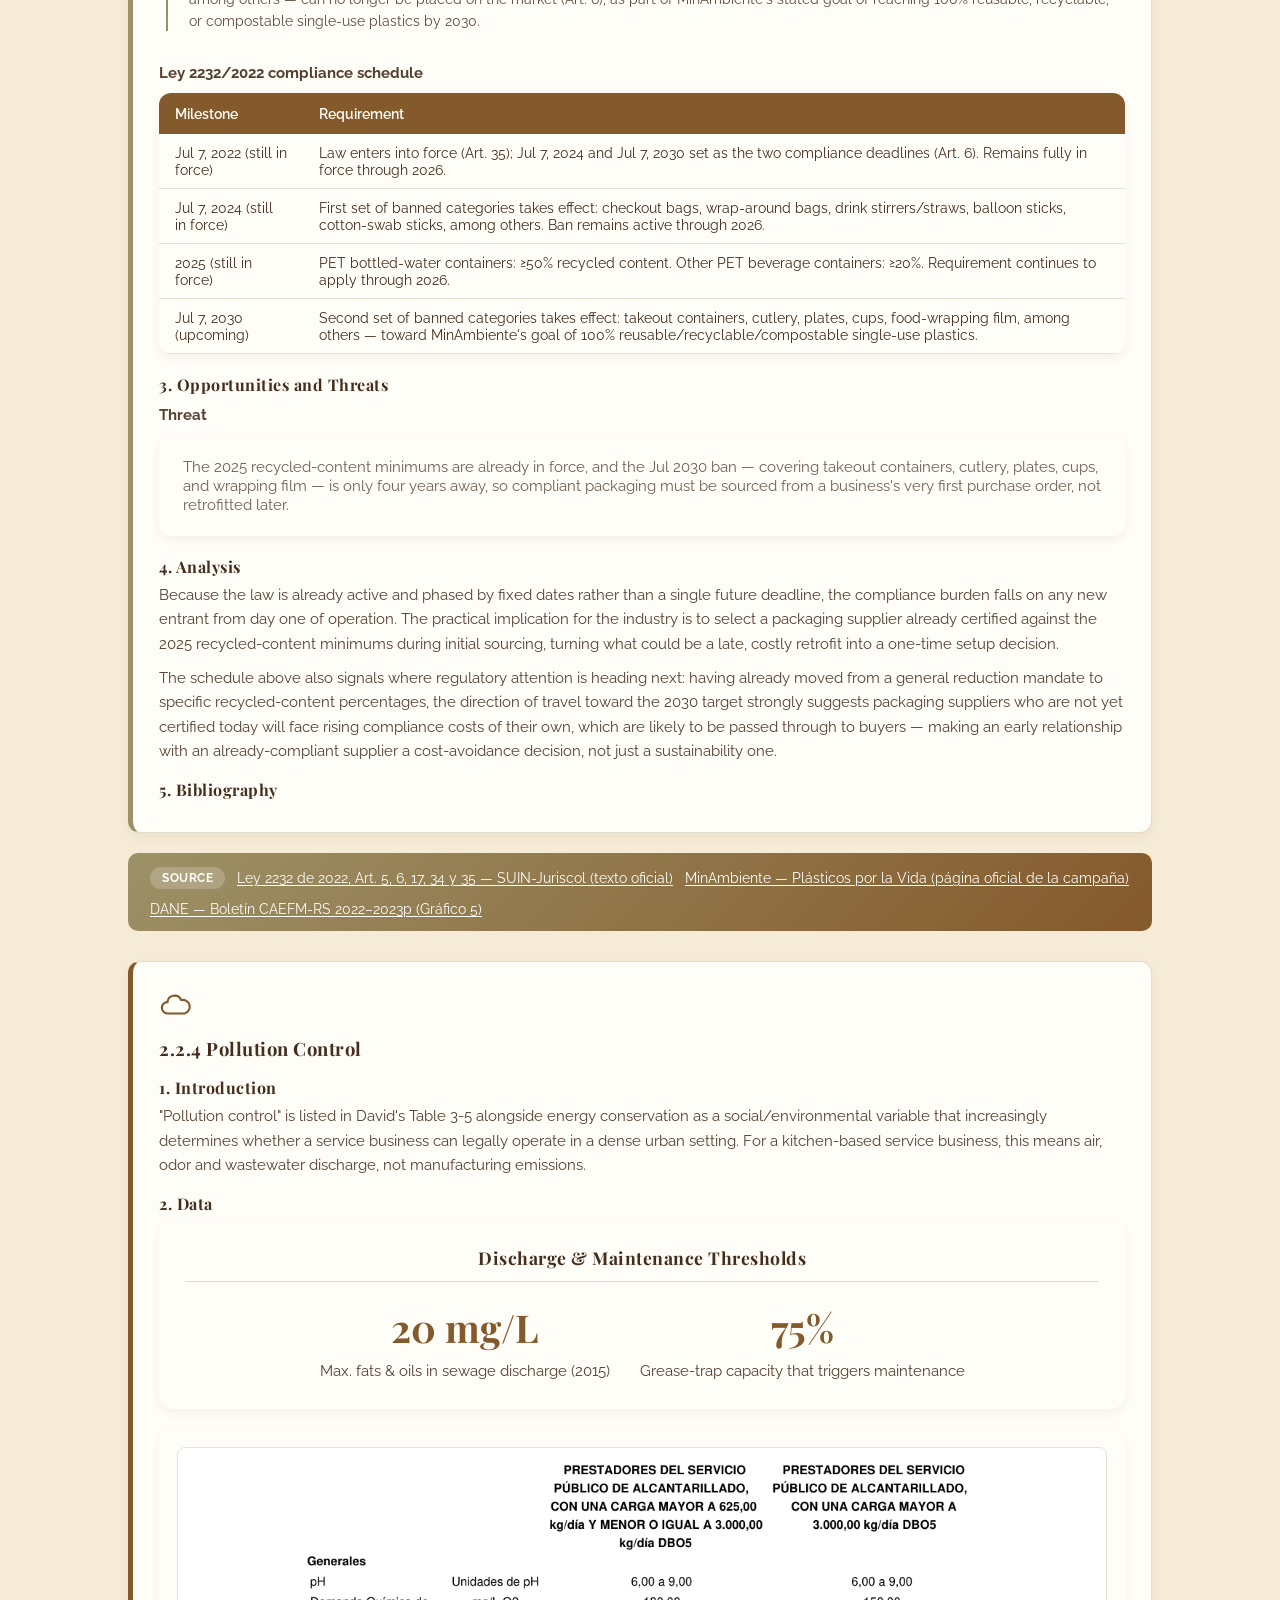
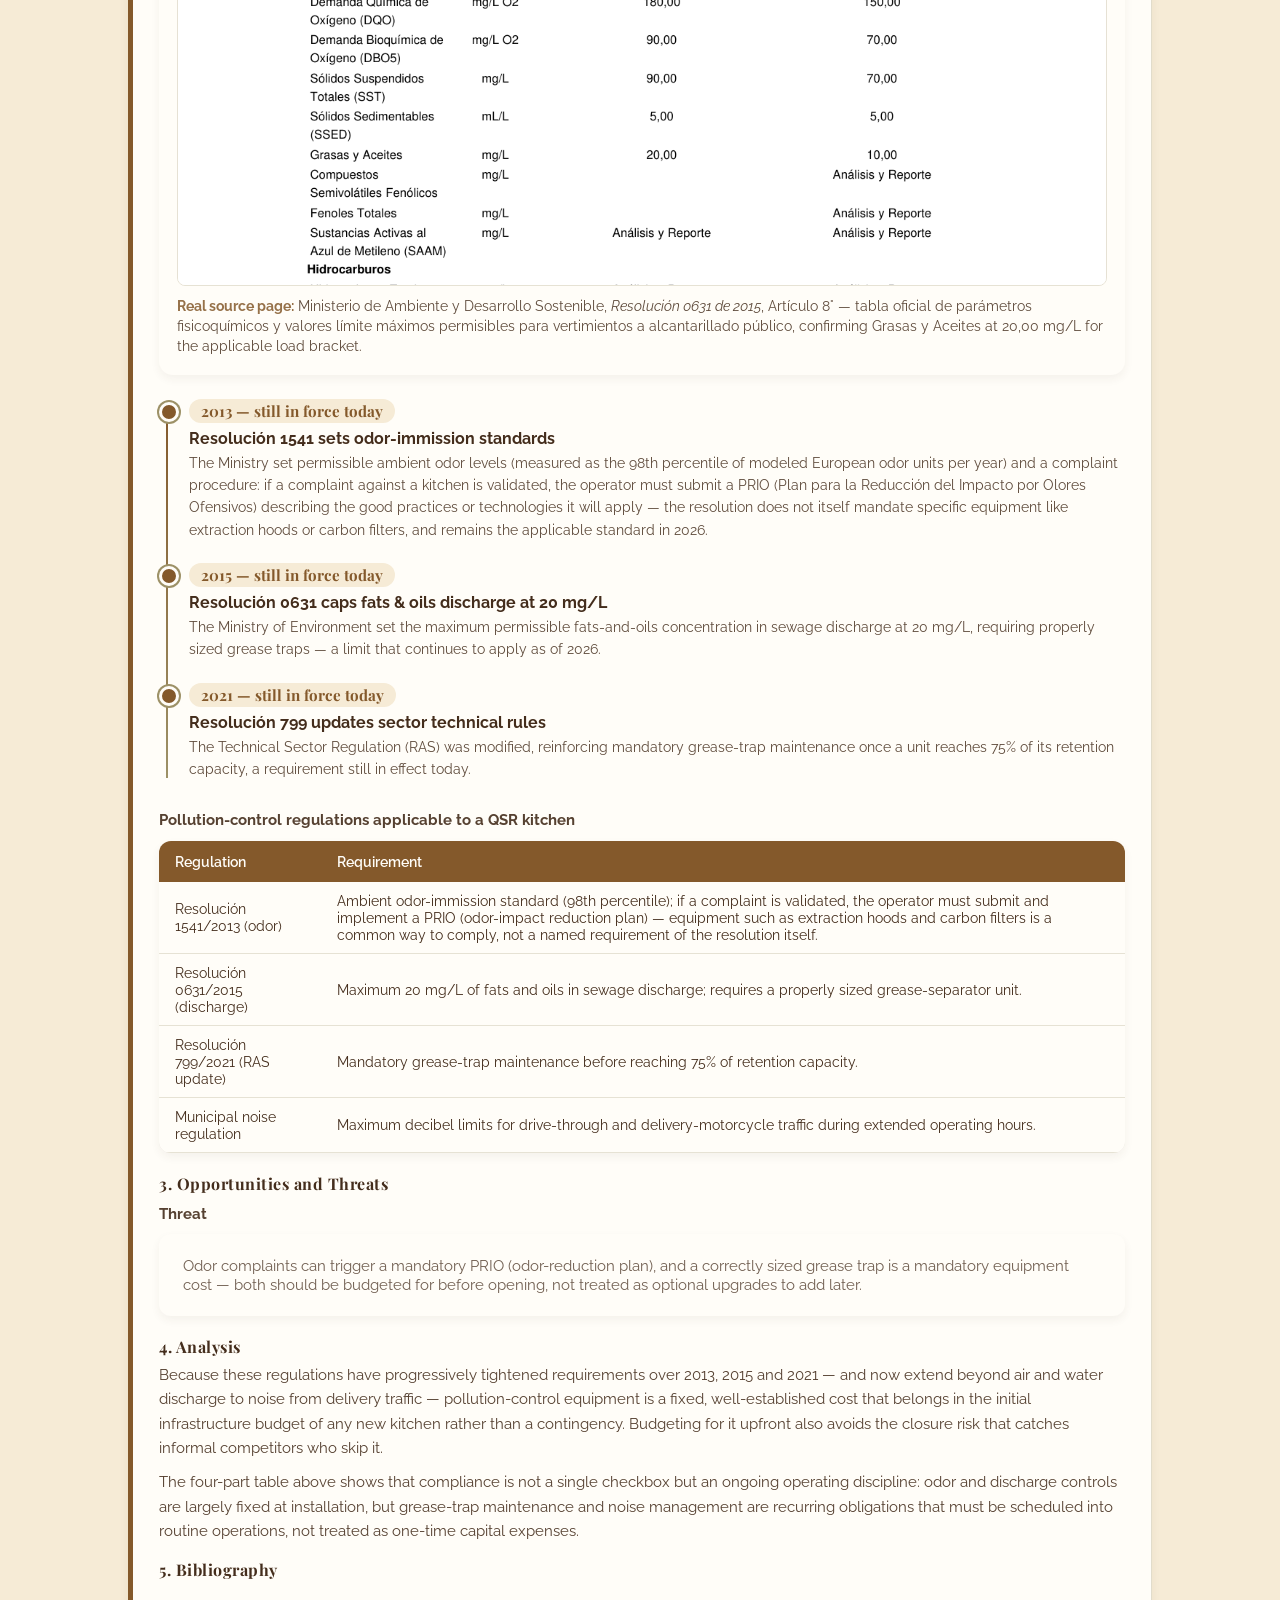
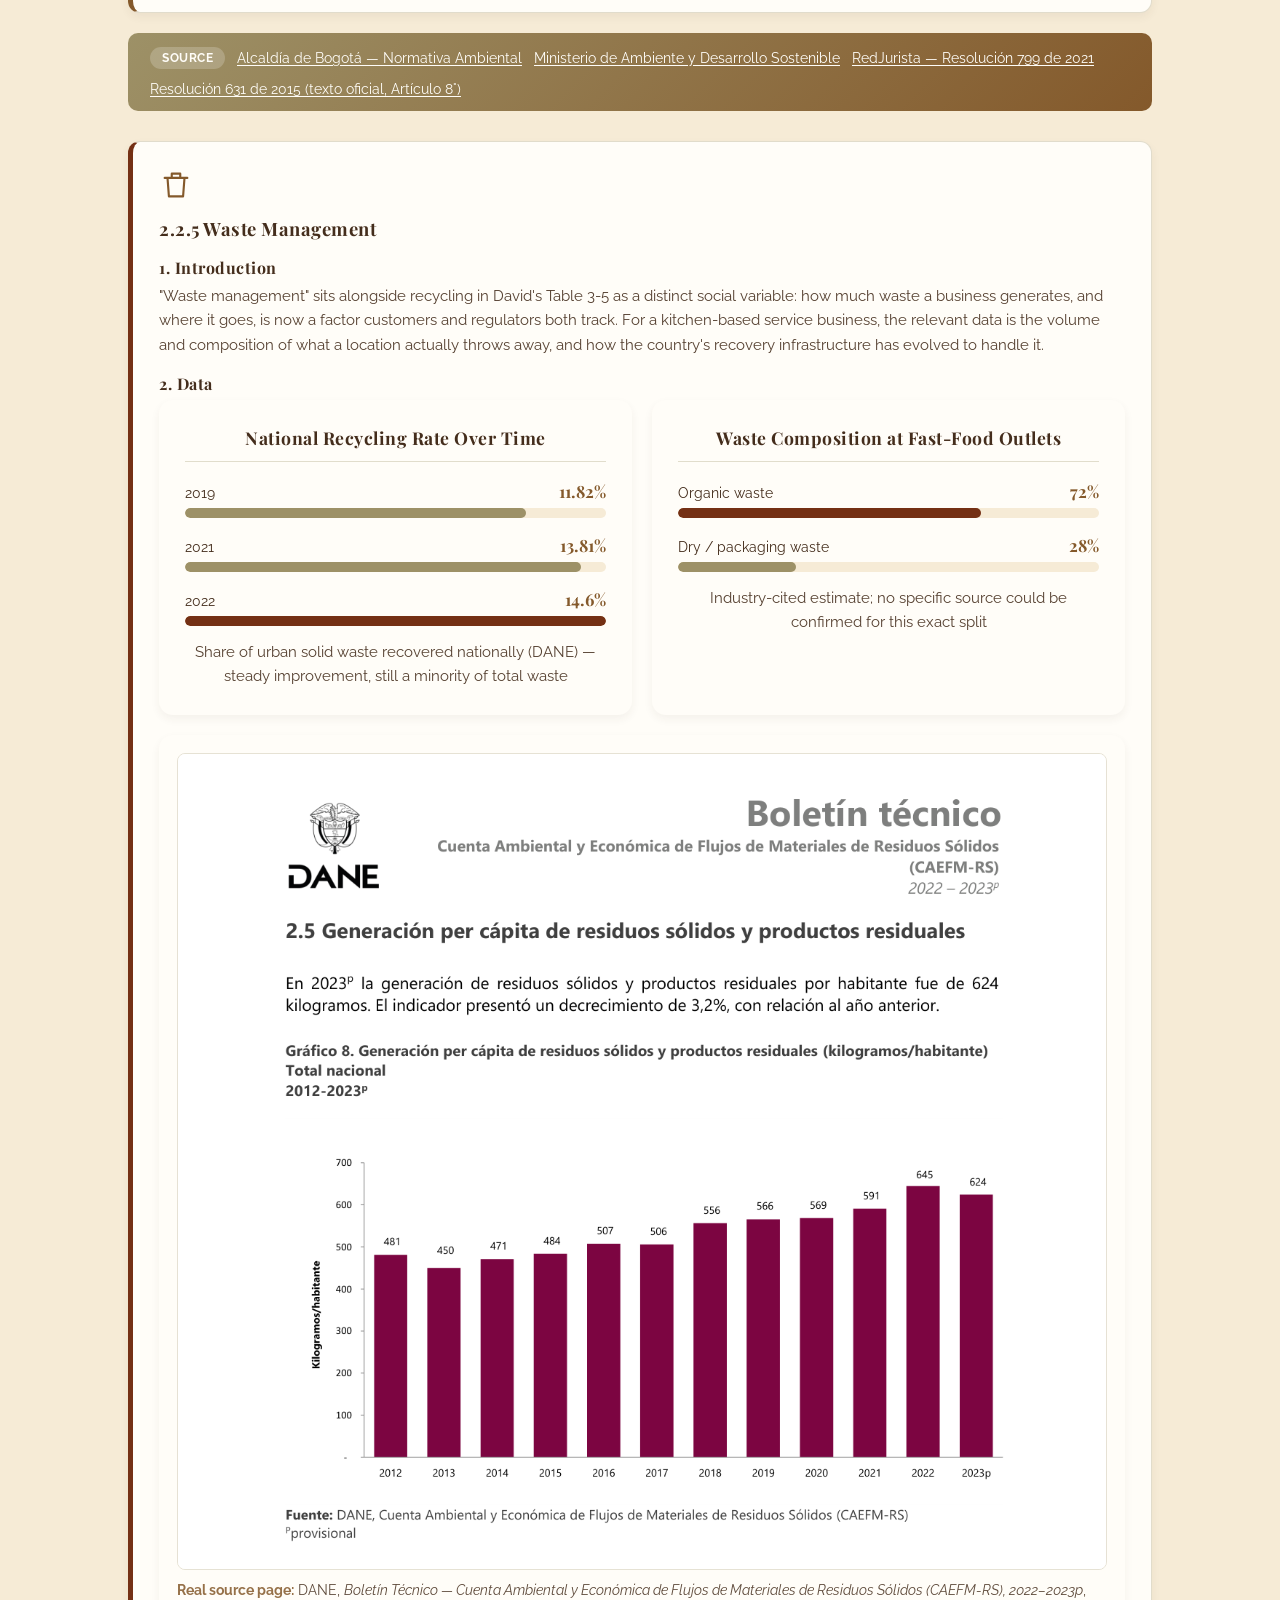
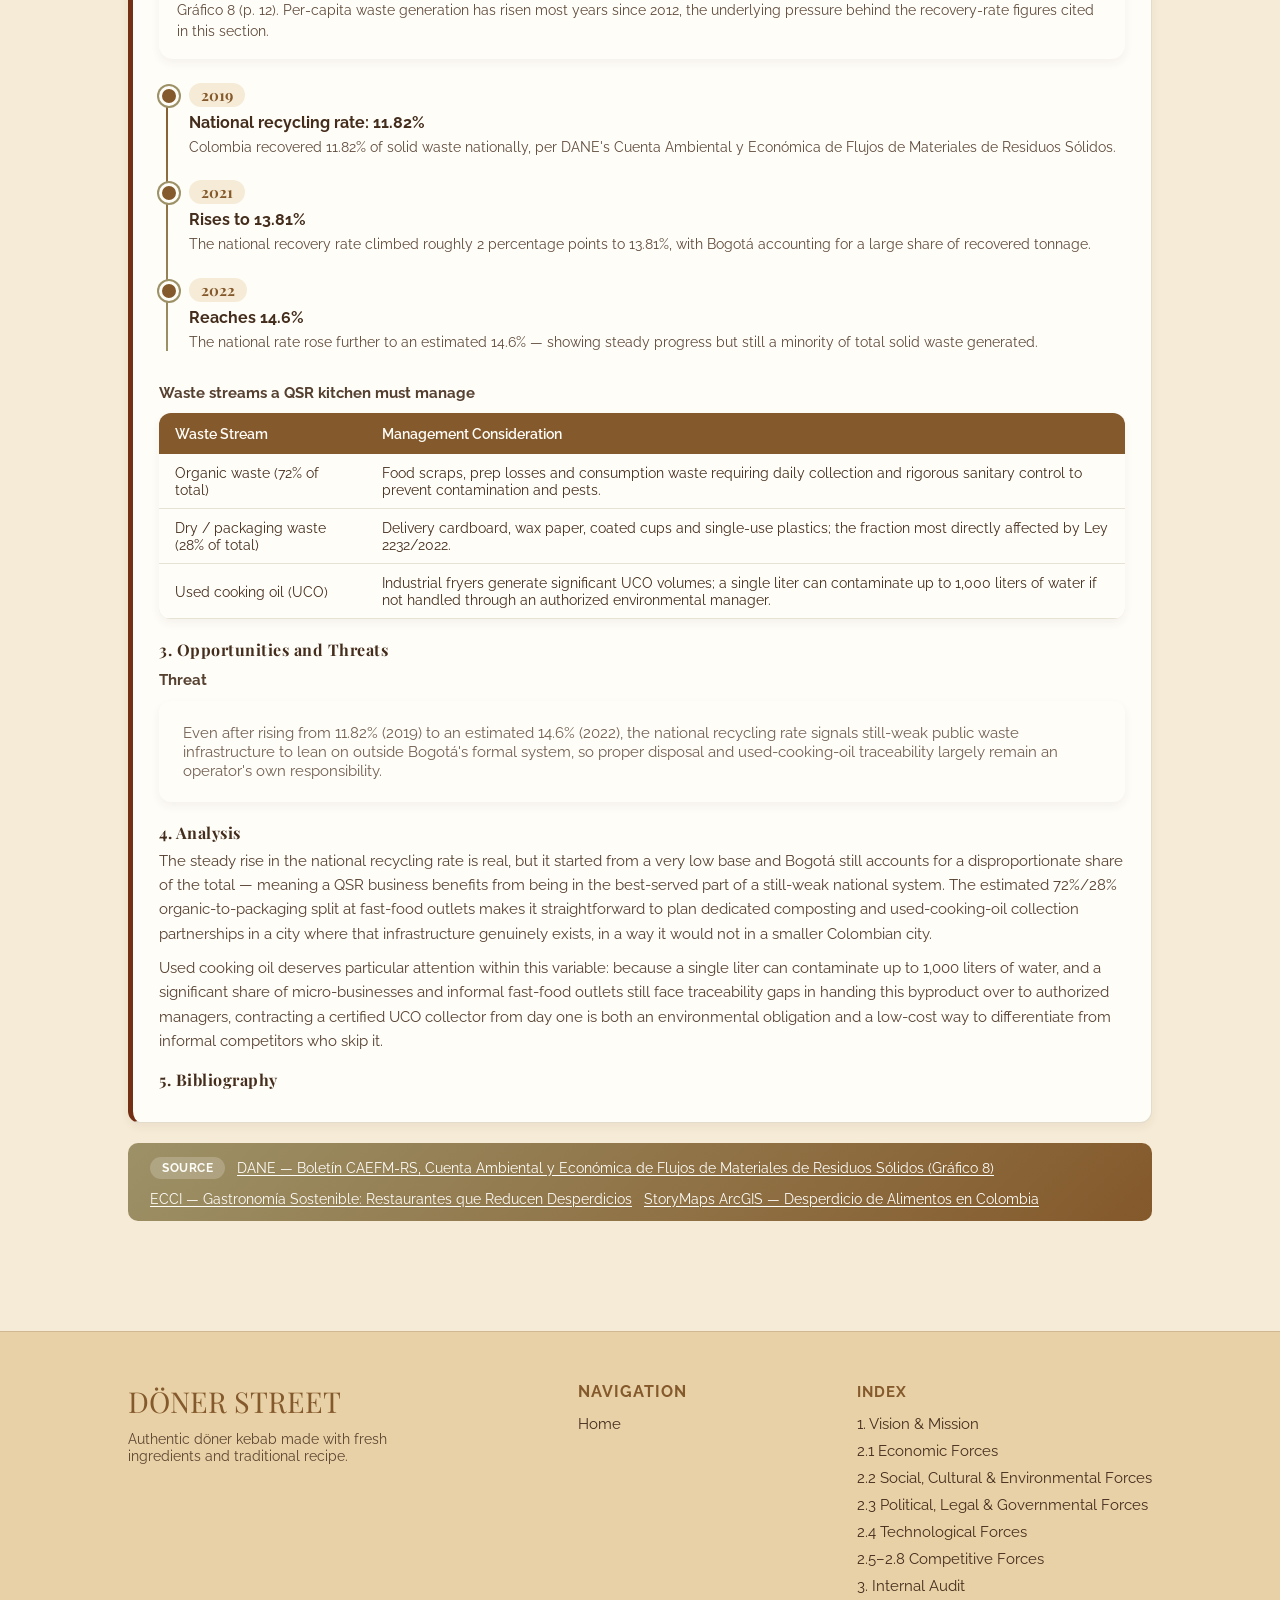
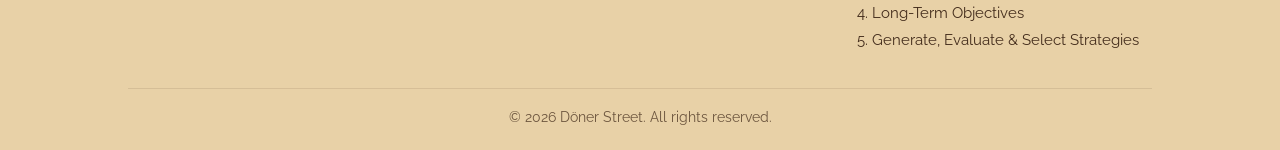
<file: fuerzas-sociales.html>
<!DOCTYPE html>
<html lang="en">

<head>
    <meta charset="UTF-8">
    <meta name="viewport" content="width=device-width, initial-scale=1.0">
    <title>2.2 Social, Cultural, Demographic, and Environmental Forces - Döner Street</title>

    <link rel="stylesheet" href="css/base.css">
    <link rel="stylesheet" href="css/paginas.css">
    <link href="https://fonts.googleapis.com/css2?family=Playfair+Display:wght@600;700&family=Raleway:wght@300;400;500;600&display=swap"
        rel="stylesheet">
</head>

<body>

    <header class="navbar">
        <div class="logo"><a href="index.html">DÖNER STREET</a></div>
        <nav>
            <a href="index.html">Home</a>

            <div class="dropdown">
                <a href="sitemap.html" class="dropdown-toggle">Index</a>
                <div class="dropdown-menu">
                    <span class="dd-chapter">1. Vision &amp; Mission</span>
                    <a href="mision-vision.html">1. Vision &amp; Mission</a>
                    <a href="mision-vision.html#section-1-1" class="dd-l3">1.1 History</a>
                    <a href="mision-vision.html#section-1-2" class="dd-l3">1.2 Mission Statement</a>
                    <a href="mision-vision.html#section-1-3" class="dd-l3">1.3 Vision Statement</a>

                    <span class="dd-chapter">2. External Audit</span>
                    <a href="fuerzas-economicas.html">2.1 Economic Forces</a>
                    <a href="fuerzas-sociales.html">2.2 Social, Cultural &amp; Environmental Forces</a>
                    <a href="fuerzas-legales.html">2.3 Political, Legal &amp; Governmental Forces</a>
                    <a href="fuerzas-tecnologicas.html">2.4 Technological Forces</a>
                    <a href="fuerzas-competitivas.html#section-2-5">2.5&ndash;2.8 Competitive Forces</a>
                    <a href="fuerzas-competitivas.html#section-2-6" class="dd-l3">2.6 Porter's Five Forces</a>
                    <a href="fuerzas-competitivas.html#section-2-7" class="dd-l3">2.7 EFE Matrix</a>
                    <a href="fuerzas-competitivas.html#section-2-8" class="dd-l3">2.8 CPM</a>

                    <span class="dd-chapter">3. Internal Audit</span>
                    <a href="auditoria-interna.html">3. Internal Audit</a>
                    <a href="auditoria-interna.html#section-3-3" class="dd-l3">3.3 Management</a>
                    <a href="auditoria-interna.html#section-3-4" class="dd-l3">3.4 Marketing</a>
                    <a href="auditoria-interna.html#section-3-5" class="dd-l3">3.5 Finance/Accounting</a>
                    <a href="auditoria-interna.html#section-3-6" class="dd-l3">3.6 Production/Operations</a>
                    <a href="auditoria-interna.html#section-3-7" class="dd-l3">3.7 Research &amp; Development</a>
                    <a href="auditoria-interna.html#section-3-8" class="dd-l3">3.8 Management Information Systems</a>
                    <a href="auditoria-interna.html#section-3-9" class="dd-l3">3.9 IFE Matrix</a>

                    <span class="dd-chapter">4. Long-Term Objectives</span>
                    <a href="objetivos-estrategias.html">4. Establish Long-Term Objectives</a>
                    <a href="objetivos-estrategias.html#section-4-1" class="dd-l3">4.1 Long-Term Objectives</a>
                    <a href="objetivos-estrategias.html#section-4-2" class="dd-l3">4.2 Annual Objectives</a>
                    <a href="objetivos-estrategias.html#section-4-3" class="dd-l3">4.3 Gantt</a>
                    <a href="objetivos-estrategias.html#section-4-4" class="dd-l3">4.4 Balanced Scorecard</a>
                    <a href="objetivos-estrategias.html#section-4-5" class="dd-l3">4.5 Financial &amp; Strategic Objectives</a>
                    <a href="objetivos-estrategias.html#section-4-6" class="dd-l3">4.6 Type of Strategy</a>
                    <a href="objetivos-estrategias.html#section-4-8" class="dd-l3">4.8 Porter's Five Generic Strategies</a>

                    <span class="dd-chapter">5. Generate, Evaluate &amp; Select Strategies</span>
                    <a href="seleccion-estrategias.html">5. Generate, Evaluate, and Select Strategies</a>
                    <a href="seleccion-estrategias.html#section-5-1" class="dd-l3">5.1 Input Stage</a>
                    <a href="seleccion-estrategias.html#section-5-2" class="dd-l3">5.2 Matching Stage</a>
                    <a href="seleccion-estrategias.html#section-5-2-1" class="dd-l3">5.2.1 SWOT Matrix</a>
                    <a href="seleccion-estrategias.html#section-5-3" class="dd-l3">5.3 Decision Stage (QSPM)</a>

                    <a href="sitemap.html" class="dd-viewall">View Full Index &rarr;</a>
                </div>
            </div>
        </nav>
    </header>

    <section class="pagina-hero">
        <div class="bg-shape shape-1"></div>
        <div class="bg-shape shape-2"></div>
        <div class="bg-dot dot-1"></div>
        <div class="bg-dot dot-2"></div>
        <div class="bg-dot dot-3"></div>
        <div class="bg-dot dot-4"></div>
        <div class="bg-dot dot-5"></div>
        <div class="bg-dot dot-6"></div>
        <p class="breadcrumb"><a href="index.html">Home</a> / <a href="sitemap.html">Index</a> / 2.2 Social, Cultural, Demographic, and Environmental Forces</p>
        <h1>2.2 Social, Cultural, Demographic, and Environmental Forces</h1>
        <p>David's <em>Strategic Management</em> treats social, cultural, demographic and environmental
            change as forces that touch virtually every product, service, market and customer &mdash;
            reshaping where people choose to live, how they spend their time, and what they expect from
            the businesses they buy from (Table 3-5). For a service business, these forces are especially
            direct: they decide where a storefront should sit, how people want to be served, and how
            responsible a brand is expected to be about the waste it generates. This page traces the
            specific social, cultural and environmental variables shaping the QSR industry in Bogot&aacute;.</p>
        <a href="sitemap.html" class="btn-volver-index">&larr; Back to Index</a>
       <div class="wave-container">
            <svg class="wave" xmlns="http://www.w3.org/2000/svg" viewBox="0 0 1440 320" preserveAspectRatio="none" aria-hidden="true">
                <path fill-opacity="1" d="M0,192L48,181.3C96,171,192,149,288,160C384,171,480,213,576,213.3C672,213,768,171,864,149.3C960,128,1056,128,1152,149.3C1248,171,1344,213,1392,234.6L1440,256L1440,320L1392,320C1344,320,1248,320,1152,320C1056,320,960,320,864,320C768,320,672,320,576,320C480,320,384,320,288,320C192,320,96,320,48,320L0,320Z"></path>
            </svg>
        </div>
    </section>

    <main class="contenido-pagina">
        <div class="seccion" id="section-2-2">

            <div class="factor-card" style="margin-bottom:20px;">
                <div class="factor-icon">
                    <svg viewBox="0 0 24 24" fill="none" stroke="currentColor" stroke-width="1.5" stroke-linecap="round" stroke-linejoin="round">
                        <path d="M12 21s7-6.5 7-12a7 7 0 1 0-14 0c0 5.5 7 12 7 12z" />
                        <circle cx="12" cy="9" r="2.3" />
                    </svg>
                </div>
                <h3>2.2.1 Location of Retailing and Manufacturing</h3>

                <h4 style="margin-top:16px; margin-bottom:6px;">1. Introduction</h4>
                <p>David's Table 3-5 lists "location of retailing, manufacturing, and service businesses"
                    as a social variable in its own right &mdash; where a service business physically sits
                    determines who can reach it, which is a demographic question as much as a real-estate
                    one. In Colombia's QSR industry, this variable plays out on two fronts: which parts of
                    a city concentrate demand, and how kitchens are physically organized to reach that
                    demand efficiently.</p>

                <h4 style="margin-top:16px; margin-bottom:6px;">2. Data</h4>
                <div class="chart-row">
                    <div class="chart-panel">
                        <h4 class="chart-panel-title">Out-of-Home Food Consumption, Market Share by City</h4>
                        <ul class="bar-chart">
                            <li>
                                <div class="bar-row-label"><span>Bogot&aacute;</span><strong>29.6%</strong></div>
                                <div class="bar-track"><div class="bar-fill bar-fill-accent" style="width:100%;"></div></div>
                            </li>
                            <li>
                                <div class="bar-row-label"><span>Cali</span><strong>12.0%</strong></div>
                                <div class="bar-track"><div class="bar-fill" style="width:41%;"></div></div>
                            </li>
                            <li>
                                <div class="bar-row-label"><span>Medell&iacute;n</span><strong>10.9%</strong></div>
                                <div class="bar-track"><div class="bar-fill" style="width:37%;"></div></div>
                            </li>
                        </ul>
                        <p class="chart-caption" style="margin-top:14px;">Raddar &mdash; share of Colombia's out-of-home food consumption market by city; these three alone account for over half the national market</p>
                    </div>
                    <div class="chart-panel">
                        <h4 class="chart-panel-title">Location Cost &amp; Sales Impact</h4>
                        <div class="stat-pair">
                            <div class="stat-highlight">
                                <strong>40%</strong>
                                <p class="chart-caption">Of total sales for established chains in mall food courts</p>
                            </div>
                            <div class="stat-highlight">
                                <strong>140 ha</strong>
                                <p class="chart-caption">Of Bogot&aacute;'s Calle 72 corridor under redevelopment into a Metro-connected commercial node (Decreto 242 de 2026)</p>
                            </div>
                        </div>
                    </div>
                </div>
                <ul class="timeline">
                    <li class="timeline-item">
                        <span class="timeline-date">2023</span>
                        <h5>Bogot&aacute;, Cali and Medell&iacute;n concentrate over half the out-of-home food market</h5>
                        <p>Raddar's market data puts Bogot&aacute; at 29.6% national share of out-of-home food
                            consumption, Cali at 12.0% and Medell&iacute;n at 10.9% &mdash; three cities alone
                            accounting for more than half of where Colombians eat outside the home.</p>
                    </li>
                    <li class="timeline-item">
                        <span class="timeline-date">2026</span>
                        <h5>Transit-connected corridors emerge as new commercial real estate</h5>
                        <p>Bogot&aacute;'s Decreto 242 de 2026 formalized the redevelopment of the Calle 72
                            corridor around the new Metro Line 1 and TransMilenio station (opened Aug 22,
                            2026) into a mixed-use commercial and mobility node &mdash; a live, ongoing
                            example of how transit access is reshaping where food-service retail locates in
                            the city.</p>
                    </li>
                </ul>
                <p style="margin-top:14px;"><strong>Location models available to a QSR operator in Bogot&aacute;</strong></p>
                <div class="matrix-table-wrap" style="margin-top:8px;">
                    <table class="matrix-table">
                        <thead>
                            <tr><th>Location Model</th><th>Characteristics</th></tr>
                        </thead>
                        <tbody>
                            <tr><td>Mall Food Court</td><td>Highest cost per square meter, but constant footfall; can represent up to 40% of total sales for established chains that use it.</td></tr>
                            <tr><td>High-Street / Transit Corridor</td><td>Moderate rent, visibility and walk-in demand from daily commuter and residential flow; requires competing directly with other storefronts on the same corridor. The Calle 72 Metro corridor redevelopment is a current example of this model gaining ground in Bogot&aacute;.</td></tr>
                            <tr><td>Residential / Intermediate-City Expansion</td><td>Replicates high-street models in high-density residential areas (e.g. northern Bogot&aacute;, Ch&iacute;a, Caj&iacute;c&aacute;) to cut consumer travel time.</td></tr>
                        </tbody>
                    </table>
                </div>
                <p style="margin-top:14px;"><strong>Industry example: a campus-adjacent transit corridor</strong></p>
                <p style="margin-top:8px;">A recurring pattern in this industry is quick-service operators
                    colocating retailing and manufacturing at a single storefront positioned on the access
                    corridor of a large, closed-campus institution &mdash; capturing walk-up demand while
                    also using the same kitchen to dispatch delivery orders nearby. A concrete illustration
                    of this pattern is the Autopista Norte corridor at Km 7, Ch&iacute;a, directly outside
                    Universidad de La Sabana's Campus del Puente del Com&uacute;n &mdash; the daily entry/exit
                    point for the university's student population.</p>
                <div class="matrix-table-wrap" style="margin-top:8px;">
                    <table class="matrix-table">
                        <thead>
                            <tr><th>Function</th><th>How the Pattern Plays Out at This Corridor</th></tr>
                        </thead>
                        <tbody>
                            <tr><td>Retailing (where a customer buys)</td><td>A storefront at the Autopista Norte Km 7 access corridor, immediately outside Universidad de La Sabana's main gate &mdash; the same logic as a computer-repair shop clustering at Unilago: the store sits exactly where the target customer already has to pass.</td></tr>
                            <tr><td>Manufacturing (where it is produced)</td><td>A back-of-house kitchen at that same storefront, sized to dispatch both walk-in and delivery orders within a 3&ndash;5 km radius of the Km 7 corridor.</td></tr>
                            <tr><td>Reach &mdash; on-campus (closed system)</td><td>The university runs its own internal dining network of 15 points (Embarcadero, Punto S&aacute;ndwich, Punto Wok, Restaurante Arcos, among others) exclusively for the campus &mdash; captive demand an off-campus operator cannot deliver into, only intercept before or after campus hours.</td></tr>
                            <tr><td>Reach &mdash; off-campus (addressable)</td><td>Fontanar shopping center (~2.5 km via Ch&iacute;a-Cajic&aacute;), Centro Ch&iacute;a, and the residential corridor along Autopista Norte back toward Bogot&aacute; all sit within a realistic delivery radius from the Km 7 site.</td></tr>
                        </tbody>
                    </table>
                </div>

                <h4 style="margin-top:16px; margin-bottom:6px;">3. Opportunities and Threats</h4>
                <p style="margin-top:8px;"><strong>Opportunity</strong></p>
                <ul class="check-list" style="margin-top:8px;">
                    <li><span class="muted">Large closed-campus institutions such as universities concentrate a captive student population that their own internal dining networks cannot fully serve outside operating hours &mdash; an industry-wide opportunity for quick-service operators positioned at the campus's access corridor, independent of any single storefront.</span></li>
                </ul>

                <h4 style="margin-top:16px; margin-bottom:6px;">4. Analysis</h4>
                <p>A university's own dining network (Embarcadero, Punto S&aacute;ndwich, Punto Wok and the
                    rest, in the Universidad de La Sabana example) is a real threat any operator positioned
                    at that corridor must account for: it is a closed, subsidized system students already
                    have access to without leaving campus, so an off-campus storefront cannot compete for
                    that captive traffic directly. What it can capture is the traffic the closed system
                    does not serve &mdash; students and staff arriving before opening hours, leaving after
                    the last on-campus service closes, or simply choosing to eat off campus &mdash; which is
                    exactly the audience a storefront positioned at the campus access corridor is built to
                    intercept.</p>
                <p style="margin-top:10px;">The same pattern also solves the manufacturing/distribution side
                    of this variable concretely: rather than an abstract "3&ndash;5 km delivery radius," a
                    kitchen at a corridor like Km 7 has named, reachable destinations &mdash; residential
                    areas along the corridor, a nearby shopping center, and a town center &mdash; giving an
                    operator a defined, walkable-to-drivable distribution footprint from day one instead of
                    a generic urban-corridor assumption. The broader city-level picture (Bogot&aacute;, Cali
                    and Medell&iacute;n concentrating over half the national out-of-home market) and the
                    Calle 72 example both point the same direction: transit- and institution-adjacent
                    corridors are where this industry's retail and delivery-reach decisions increasingly
                    converge.</p>

                <h4 style="margin-top:16px; margin-bottom:6px;">5. Bibliography</h4>
            </div>
        <div class="fuente-info">
            <span class="fuente-label">Source</span>
            <a href="https://raddar.net/" target="_blank" rel="noopener">Raddar &mdash; Consumo Fuera del Hogar por Ciudad</a>
            <a href="https://www.infobae.com/colombia/2026/07/03/alcalde-de-bogota-firmo-decreto-para-hacer-corredor-metropolitano-con-mas-de-12000-viviendas-en-importante-tramo-de-la-calle-72/" target="_blank" rel="noopener">Infobae &mdash; Decreto 242 de 2026, Corredor Metropolitano Calle 72</a>
            <a href="https://bogota.gov.co/mi-ciudad/movilidad/calle-72-en-bogota-vive-mas-fuerte-que-nunca-y-esta-en-modo-metro" target="_blank" rel="noopener">Alcald&iacute;a de Bogot&aacute; &mdash; Calle 72 en Modo Metro</a>
            <a href="https://www.unisabana.edu.co/campus-life/unisabana-dining" target="_blank" rel="noopener">Universidad de La Sabana &mdash; Unisabana Dining (puntos de comida en campus)</a>
            <a href="https://fontanarcentrocomercial.com/como-llegar/" target="_blank" rel="noopener">Centro Comercial Fontanar &mdash; C&oacute;mo Llegar (Km 2.5 v&iacute;a Ch&iacute;a-Cajic&aacute;)</a>
            <a href="https://en.wikipedia.org/wiki/University_of_La_Sabana" target="_blank" rel="noopener">University of La Sabana &mdash; Campus del Puente del Com&uacute;n, Km 7 Autopista Norte</a>
        </div>

            <div class="factor-card" style="margin-top:30px; margin-bottom:20px;">
                <div class="factor-icon">
                    <svg viewBox="0 0 24 24" fill="none" stroke="currentColor" stroke-width="1.5" stroke-linecap="round" stroke-linejoin="round">
                        <path d="M12 21s-7-4.5-9.3-9A5 5 0 0 1 12 6a5 5 0 0 1 9.3 6c-2.3 4.5-9.3 9-9.3 9z" />
                    </svg>
                </div>
                <h3>2.2.2 Lifestyle</h3>

                <h4 style="margin-top:16px; margin-bottom:6px;">1. Introduction</h4>
                <p>"Lifestyles" is one of David's core social variables (Table 3-5), because how people
                    choose to spend their time and money reshapes demand for entire categories of service
                    businesses. In the specific context of Bogot&aacute;'s QSR industry, three lifestyle
                    trends matter most: less time for home cooking, a rising share of people living alone,
                    and a 2026 shift toward more cautious discretionary spending.</p>

                <h4 style="margin-top:16px; margin-bottom:6px;">2. Data</h4>
                <div class="chart-row">
                    <div class="chart-panel">
                        <h4 class="chart-panel-title">Single-Person Households in Colombia</h4>
                        <ul class="bar-chart">
                            <li>
                                <div class="bar-row-label"><span>2020</span><strong>16.8%</strong></div>
                                <div class="bar-track"><div class="bar-fill" style="width:56%;"></div></div>
                            </li>
                            <li>
                                <div class="bar-row-label"><span>2022</span><strong>18.4%</strong></div>
                                <div class="bar-track"><div class="bar-fill" style="width:61%;"></div></div>
                            </li>
                            <li>
                                <div class="bar-row-label"><span>2025</span><strong>20.2%</strong></div>
                                <div class="bar-track"><div class="bar-fill bar-fill-accent" style="width:67%;"></div></div>
                            </li>
                        </ul>
                        <p class="chart-caption" style="margin-top:14px;">DANE Encuesta de Calidad de Vida &mdash; projected to reach 24% by 2030</p>
                    </div>
                    <div class="chart-panel">
                        <h4 class="chart-panel-title">Price vs. Health Consciousness</h4>
                        <ul class="bar-chart">
                            <li>
                                <div class="bar-row-label"><span>Price is a decisive factor</span><strong>49%</strong></div>
                                <div class="bar-track"><div class="bar-fill" style="width:49%;"></div></div>
                            </li>
                            <li>
                                <div class="bar-row-label"><span>More health-conscious (estimate)</span><strong>88%</strong></div>
                                <div class="bar-track"><div class="bar-fill bar-fill-accent" style="width:88%;"></div></div>
                            </li>
                        </ul>
                        <p class="chart-caption" style="margin-top:14px;">Industry-cited estimate; not confirmed against a specific survey methodology</p>
                    </div>
                </div>
                <figure class="fuente-figura">
                    <img src="imagenes/graficas/dane_hogares_tipologia.png" alt="DANE Encuesta Nacional de Calidad de Vida 2025 — Gráfico 3, hogares según tipología, serie 2019-2025, hogares unipersonales 20.2% en 2025">
                    <figcaption><strong>Real source page:</strong> DANE, <em>Bolet&iacute;n T&eacute;cnico &mdash; Encuesta Nacional de Calidad de Vida (ECV) 2025</em>, Gr&aacute;fico 3 (p. 4). Confirms single-person ("unipersonal") households at 16.8% (2020), 18.4% (2022) and 20.2% (2025), exactly the series cited in this section.</figcaption>
                </figure>
                <ul class="timeline">
                    <li class="timeline-item">
                        <span class="timeline-date">2020</span>
                        <h5>Single-person households at 16.8%</h5>
                        <p>DANE's quality-of-life survey recorded 16.8% of Colombian households as
                            single-person households in 2020.</p>
                    </li>
                    <li class="timeline-item">
                        <span class="timeline-date">2025</span>
                        <h5>Rises to 20.2% &mdash; 1 in 5 households</h5>
                        <p>By 2025, single-person households reached 20.2% (one in five), a demographic shift
                            that favors individual-portion, fast-turnaround meals over family-style cooking;
                            DANE projects 24% by 2030.</p>
                    </li>
                    <li class="timeline-item">
                        <span class="timeline-date">2026</span>
                        <h5>Consumers pull back on delivery spending</h5>
                        <p>A 2026 Portafolio consumer-trends report found 58% of young Colombian consumers plan
                            to spend less on grocery/food delivery this year, with 64% focusing spending only
                            on cooking essentials &mdash; a more cautious posture than in prior years.</p>
                    </li>
                </ul>
                <p style="margin-top:14px;"><strong>Lifestyle drivers affecting the QSR industry</strong></p>
                <div class="matrix-table-wrap" style="margin-top:8px;">
                    <table class="matrix-table">
                        <thead>
                            <tr><th>Driver</th><th>Data Point</th></tr>
                        </thead>
                        <tbody>
                            <tr><td>Fast-food frequenting</td><td>53% of Colombian consumers frequent fast-food establishments, above the general Latin American average.</td></tr>
                            <tr><td>Price sensitivity</td><td>49% say price is a decisive factor when choosing where to eat.</td></tr>
                            <tr><td>Health consciousness</td><td>An estimated 88% report being more cautious about their physical health, pushing demand for lighter, customizable menu options (figure not confirmed against a specific survey methodology).</td></tr>
                            <tr><td>Household structure</td><td>20.2% of households are single-person (2025), favoring individual-portion, fast-turnaround meals.</td></tr>
                            <tr><td>2026 spending caution</td><td>58% of young consumers plan to spend less on delivery; 64% will prioritize only essentials.</td></tr>
                        </tbody>
                    </table>
                </div>

                <h4 style="margin-top:16px; margin-bottom:6px;">3. Opportunities and Threats</h4>
                <p style="margin-top:8px;"><strong>Threat</strong></p>
                <ul class="check-list" style="margin-top:8px;">
                    <li><span class="muted">In 2026, 58% of young Colombian consumers say they plan to spend less on delivery orders and 64% will prioritize only essential purchases &mdash; a pullback in exactly the discretionary quick-service spending this industry depends on for its delivery channel.</span></li>
                </ul>

                <h4 style="margin-top:16px; margin-bottom:6px;">4. Analysis</h4>
                <p>The underlying demographic trend (more people living alone, needing fast individual meals)
                    still favors the QSR format, but the 2026 spending data shows that trend running against
                    a more cautious, budget-conscious consumer mood this year specifically. The strategic
                    implication for operators is to lean on the in-store/walk-up channel &mdash; since this
                    2026 pullback is specifically about delivery spend, not eating out &mdash; rather than
                    assuming delivery volume will grow at the same pace the underlying demographics suggest.</p>
                <p style="margin-top:10px;">Taken together, the five drivers above describe a market that is
                    large (53% already frequent fast food) but internally divided along two tensions: price
                    versus health, and convenience versus caution. Facing economic pressure and the current
                    cost of living, consumer lifestyles split between the search for reasonable prices and
                    greater caution regarding physical wellbeing, which forces the industry to diversify
                    menus with lighter alternatives and balanced portions without sacrificing the speed
                    characteristic of the QSR model &mdash; and to do so at a moment when discretionary
                    delivery spending specifically, not restaurant visits generally, is under pressure.</p>

                <h4 style="margin-top:16px; margin-bottom:6px;">5. Bibliography</h4>
            </div>
        <div class="fuente-info">
            <span class="fuente-label">Source</span>
            <a href="https://www.revistapym.com.co/articulos/consumidor/3605/las-comidas-rapidas-son-las-que-mas-consumen-los-colombianos" target="_blank" rel="noopener">Revista PYM &mdash; Las Comidas R&aacute;pidas son las que M&aacute;s Consumen los Colombianos</a>
            <a href="https://www.infobae.com/colombia/2026/04/20/a-los-colombianos-les-gusta-vivir-solos-y-en-arriendo-informe-del-dane-confirmo-cuantas-personas-estan-en-esa-condicion/" target="_blank" rel="noopener">Infobae &mdash; DANE: Hogares Unipersonales en Colombia (abr 2026)</a>
            <a href="https://www.dane.gov.co/files/operaciones/ECV/bol-ECV-2025.pdf" target="_blank" rel="noopener">DANE &mdash; Bolet&iacute;n T&eacute;cnico ECV 2025 (Gr&aacute;fico 3)</a>
            <a href="https://www.larepublica.co/economia/dos-de-cada-10-hogares-que-se-conforman-en-colombia-en-2025-son-unipersonales-4069408" target="_blank" rel="noopener">La Rep&uacute;blica &mdash; 2 de cada 10 Hogares son Unipersonales (2025)</a>
            <a href="https://www.portafolio.co/negocios/industrias/cinco-tendencias-de-consumo-definiran-la-eleccion-de-alimentos-y-bebidas-en-colombia-durante-485784" target="_blank" rel="noopener">Portafolio &mdash; Cinco Tendencias de Consumo en Colombia 2026</a>
        </div>

            <div class="factor-card" style="margin-top:30px; margin-bottom:20px;">
                <div class="factor-icon">
                    <svg viewBox="0 0 24 24" fill="none" stroke="currentColor" stroke-width="1.5" stroke-linecap="round" stroke-linejoin="round">
                        <path d="M4 12a8 8 0 0 1 8-8" />
                        <path d="M20 12a8 8 0 0 1-8 8" />
                        <path d="M9 2l3 2-3 2" />
                        <path d="M15 22l-3-2 3-2" />
                    </svg>
                </div>
                <h3>2.2.3 Recycling</h3>

                <h4 style="margin-top:16px; margin-bottom:6px;">1. Introduction</h4>
                <p>"Recycling" appears explicitly in David's Table 3-5 as a social/environmental variable,
                    reflecting how consumer and regulatory expectations about waste have become a
                    standard part of running any food-service business, not an optional extra. In Colombia,
                    this expectation is now written into law: Ley 2232 de 2022 entered into force on July 7,
                    2022 (Art. 35) and sets a phased, dated reduction and recycled-content schedule for
                    single-use plastics &mdash; with a first set of banned product categories effective July
                    7, 2024 and a second, wider set effective July 7, 2030 (Art. 6) &mdash; that already
                    applies across the industry as of 2026, not as a future requirement.</p>

                <h4 style="margin-top:16px; margin-bottom:6px;">2. Data</h4>
                <div class="chart-row">
                    <div class="chart-panel">
                        <h4 class="chart-panel-title">Ley 2232/2022 Timeline</h4>
                        <ul class="bar-chart">
                            <li>
                                <div class="bar-row-label"><span>Jul 2022: law in force</span><strong>Still in force</strong></div>
                                <div class="bar-track"><div class="bar-fill" style="width:25%;"></div></div>
                            </li>
                            <li>
                                <div class="bar-row-label"><span>Jul 2024: first ban (6 categories)</span><strong>Still in force</strong></div>
                                <div class="bar-track"><div class="bar-fill" style="width:50%;"></div></div>
                            </li>
                            <li>
                                <div class="bar-row-label"><span>2025: recycled-content minimums</span><strong>Still in force</strong></div>
                                <div class="bar-track"><div class="bar-fill" style="width:75%;"></div></div>
                            </li>
                            <li>
                                <div class="bar-row-label"><span>Jul 2030: second ban (takeout, cutlery, plates, cups, wrap)</span><strong>Upcoming</strong></div>
                                <div class="bar-track"><div class="bar-fill bar-fill-accent" style="width:100%;"></div></div>
                            </li>
                        </ul>
                        <p class="chart-caption" style="margin-top:14px;">MinAmbiente &mdash; Ley 2232 de 2022 phase-in schedule; all past milestones remain in force through 2026</p>
                    </div>
                    <div class="chart-panel">
                        <h4 class="chart-panel-title">PET Recycled-Content Requirement (since 2025, still in force)</h4>
                        <div class="stat-pair">
                            <div class="stat-highlight">
                                <strong>50%</strong>
                                <p class="chart-caption">Bottled water PET</p>
                            </div>
                            <div class="stat-highlight">
                                <strong>20%</strong>
                                <p class="chart-caption">Other beverage PET</p>
                            </div>
                        </div>
                    </div>
                </div>
                <figure class="fuente-figura">
                    <img src="imagenes/graficas/dane_tasa_aprovechamiento.png" alt="DANE — Gráfico 5, tasa de aprovechamiento nacional de residuos sólidos y productos residuales, 2012-2023p, de 50.10% a 60.68%">
                    <figcaption><strong>Real source page:</strong> DANE, <em>Bolet&iacute;n T&eacute;cnico &mdash; Cuenta Ambiental y Econ&oacute;mica de Flujos de Materiales de Residuos S&oacute;lidos (CAEFM-RS), 2022&ndash;2023p</em>, Gr&aacute;fico 5 (p. 9). Note: this is a broader national material-utilization rate (all sectors, all recovery routes), not the narrower urban household recycling rate cited under Waste Management (2.2.5) &mdash; both are real, official DANE figures measuring different scopes.</figcaption>
                </figure>
                <ul class="timeline">
                    <li class="timeline-item">
                        <span class="timeline-date">Jul 7, 2022</span>
                        <h5>Ley 2232 de 2022 enters into force &mdash; still in force today</h5>
                        <p>Colombia's single-use plastics law took effect on the date of its promulgation
                            (Art. 35), setting July 7, 2024 and July 7, 2030 as the two compliance deadlines
                            for specific product bans (Art. 6), and remains in force and fully applicable as
                            of 2026.</p>
                    </li>
                    <li class="timeline-item">
                        <span class="timeline-date">Jul 7, 2024</span>
                        <h5>First ban takes effect (six categories) &mdash; still in force today</h5>
                        <p>Checkout bags, wrap-around bags for newspapers/magazines/produce, drink stirrers
                            and straws, balloon sticks, and cotton-swab sticks can no longer be produced or
                            sold (Art. 5&ndash;6), a prohibition that remains in effect through 2026.</p>
                    </li>
                    <li class="timeline-item">
                        <span class="timeline-date">2025 &mdash; still in force today</span>
                        <h5>Recycled-content minimums already apply</h5>
                        <p>Since 2025, PET bottled-water containers must contain at least 50% post-consumer or
                            post-industrial recycled material, and other PET beverage containers at least 20%
                            &mdash; a requirement packaging suppliers to this industry must already meet in
                            2026, not prepare for, and one that continues to apply going forward.</p>
                    </li>
                    <li class="timeline-item">
                        <span class="timeline-date">Jul 7, 2030</span>
                        <h5>Second, wider ban takes effect</h5>
                        <p>A second set of single-use plastic categories most relevant to food service &mdash;
                            takeout containers, cutlery, plates, cups, and food-wrapping film, among others
                            &mdash; can no longer be placed on the market (Art. 6), as part of MinAmbiente's
                            stated goal of reaching 100% reusable, recyclable, or compostable single-use
                            plastics by 2030.</p>
                    </li>
                </ul>
                <p style="margin-top:14px;"><strong>Ley 2232/2022 compliance schedule</strong></p>
                <div class="matrix-table-wrap" style="margin-top:8px;">
                    <table class="matrix-table">
                        <thead>
                            <tr><th>Milestone</th><th>Requirement</th></tr>
                        </thead>
                        <tbody>
                            <tr><td>Jul 7, 2022 (still in force)</td><td>Law enters into force (Art. 35); Jul 7, 2024 and Jul 7, 2030 set as the two compliance deadlines (Art. 6). Remains fully in force through 2026.</td></tr>
                            <tr><td>Jul 7, 2024 (still in force)</td><td>First set of banned categories takes effect: checkout bags, wrap-around bags, drink stirrers/straws, balloon sticks, cotton-swab sticks, among others. Ban remains active through 2026.</td></tr>
                            <tr><td>2025 (still in force)</td><td>PET bottled-water containers: &ge;50% recycled content. Other PET beverage containers: &ge;20%. Requirement continues to apply through 2026.</td></tr>
                            <tr><td>Jul 7, 2030 (upcoming)</td><td>Second set of banned categories takes effect: takeout containers, cutlery, plates, cups, food-wrapping film, among others &mdash; toward MinAmbiente's goal of 100% reusable/recyclable/compostable single-use plastics.</td></tr>
                        </tbody>
                    </table>
                </div>

                <h4 style="margin-top:16px; margin-bottom:6px;">3. Opportunities and Threats</h4>
                <p style="margin-top:8px;"><strong>Threat</strong></p>
                <ul class="check-list" style="margin-top:8px;">
                    <li><span class="muted">The 2025 recycled-content minimums are already in force, and the Jul 2030 ban &mdash; covering takeout containers, cutlery, plates, cups, and wrapping film &mdash; is only four years away, so compliant packaging must be sourced from a business's very first purchase order, not retrofitted later.</span></li>
                </ul>

                <h4 style="margin-top:16px; margin-bottom:6px;">4. Analysis</h4>
                <p>Because the law is already active and phased by fixed dates rather than a single future
                    deadline, the compliance burden falls on any new entrant from day one of operation. The
                    practical implication for the industry is to select a packaging supplier already
                    certified against the 2025 recycled-content minimums during initial sourcing, turning
                    what could be a late, costly retrofit into a one-time setup decision.</p>
                <p style="margin-top:10px;">The schedule above also signals where regulatory attention is
                    heading next: having already moved from a general reduction mandate to specific
                    recycled-content percentages, the direction of travel toward the 2030 target strongly
                    suggests packaging suppliers who are not yet certified today will face rising compliance
                    costs of their own, which are likely to be passed through to buyers &mdash; making an
                    early relationship with an already-compliant supplier a cost-avoidance decision, not just
                    a sustainability one.</p>

                <h4 style="margin-top:16px; margin-bottom:6px;">5. Bibliography</h4>
            </div>
        <div class="fuente-info">
            <span class="fuente-label">Source</span>
            <a href="https://www.suin-juriscol.gov.co/viewDocument.asp?ruta=Leyes/30044415" target="_blank" rel="noopener">Ley 2232 de 2022, Art. 5, 6, 17, 34 y 35 &mdash; SUIN-Juriscol (texto oficial)</a>
            <a href="https://www.minambiente.gov.co/plasticos-por-la-vida/" target="_blank" rel="noopener">MinAmbiente &mdash; Pl&aacute;sticos por la Vida (p&aacute;gina oficial de la campa&ntilde;a)</a>
            <a href="https://www.dane.gov.co/files/operaciones/CAEFM-RS/bol-CAEFMRS-2023pr.pdf" target="_blank" rel="noopener">DANE &mdash; Bolet&iacute;n CAEFM-RS 2022&ndash;2023p (Gr&aacute;fico 5)</a>
        </div>

            <div class="factor-card" style="margin-top:30px; margin-bottom:20px;">
                <div class="factor-icon">
                    <svg viewBox="0 0 24 24" fill="none" stroke="currentColor" stroke-width="1.5" stroke-linecap="round" stroke-linejoin="round">
                        <path d="M6 18a4 4 0 0 1 0-8 5 5 0 0 1 9.6-1.5A4.5 4.5 0 0 1 18 18H6z" />
                    </svg>
                </div>
                <h3>2.2.4 Pollution Control</h3>

                <h4 style="margin-top:16px; margin-bottom:6px;">1. Introduction</h4>
                <p>"Pollution control" is listed in David's Table 3-5 alongside energy conservation as a
                    social/environmental variable that increasingly determines whether a service business
                    can legally operate in a dense urban setting. For a kitchen-based service business, this
                    means air, odor and wastewater discharge, not manufacturing emissions.</p>

                <h4 style="margin-top:16px; margin-bottom:6px;">2. Data</h4>
                <div class="chart-row">
                    <div class="chart-panel">
                        <h4 class="chart-panel-title">Discharge &amp; Maintenance Thresholds</h4>
                        <div class="stat-pair">
                            <div class="stat-highlight">
                                <strong>20 mg/L</strong>
                                <p class="chart-caption">Max. fats &amp; oils in sewage discharge (2015)</p>
                            </div>
                            <div class="stat-highlight">
                                <strong>75%</strong>
                                <p class="chart-caption">Grease-trap capacity that triggers maintenance</p>
                            </div>
                        </div>
                    </div>
                </div>
                <figure class="fuente-figura">
                    <img src="imagenes/graficas/res631_grasas_aceites_tabla.png" alt="Resolución 631 de 2015, Artículo 8 — tabla de parámetros fisicoquímicos y valores límites máximos permisibles en vertimientos, Grasas y Aceites 20 mg/L">
                    <figcaption><strong>Real source page:</strong> Ministerio de Ambiente y Desarrollo Sostenible, <em>Resoluci&oacute;n 0631 de 2015</em>, Art&iacute;culo 8&deg; &mdash; tabla oficial de par&aacute;metros fisicoqu&iacute;micos y valores l&iacute;mite m&aacute;ximos permisibles para vertimientos a alcantarillado p&uacute;blico, confirming Grasas y Aceites at 20,00 mg/L for the applicable load bracket.</figcaption>
                </figure>
                <ul class="timeline">
                    <li class="timeline-item">
                        <span class="timeline-date">2013 &mdash; still in force today</span>
                        <h5>Resoluci&oacute;n 1541 sets odor-immission standards</h5>
                        <p>The Ministry set permissible ambient odor levels (measured as the 98th percentile
                            of modeled European odor units per year) and a complaint procedure: if a
                            complaint against a kitchen is validated, the operator must submit a PRIO (Plan
                            para la Reducci&oacute;n del Impacto por Olores Ofensivos) describing the good
                            practices or technologies it will apply &mdash; the resolution does not itself
                            mandate specific equipment like extraction hoods or carbon filters, and remains
                            the applicable standard in 2026.</p>
                    </li>
                    <li class="timeline-item">
                        <span class="timeline-date">2015 &mdash; still in force today</span>
                        <h5>Resoluci&oacute;n 0631 caps fats &amp; oils discharge at 20 mg/L</h5>
                        <p>The Ministry of Environment set the maximum permissible fats-and-oils concentration
                            in sewage discharge at 20 mg/L, requiring properly sized grease traps &mdash; a
                            limit that continues to apply as of 2026.</p>
                    </li>
                    <li class="timeline-item">
                        <span class="timeline-date">2021 &mdash; still in force today</span>
                        <h5>Resoluci&oacute;n 799 updates sector technical rules</h5>
                        <p>The Technical Sector Regulation (RAS) was modified, reinforcing mandatory
                            grease-trap maintenance once a unit reaches 75% of its retention capacity, a
                            requirement still in effect today.</p>
                    </li>
                </ul>
                <p style="margin-top:14px;"><strong>Pollution-control regulations applicable to a QSR kitchen</strong></p>
                <div class="matrix-table-wrap" style="margin-top:8px;">
                    <table class="matrix-table">
                        <thead>
                            <tr><th>Regulation</th><th>Requirement</th></tr>
                        </thead>
                        <tbody>
                            <tr><td>Resoluci&oacute;n 1541/2013 (odor)</td><td>Ambient odor-immission standard (98th percentile); if a complaint is validated, the operator must submit and implement a PRIO (odor-impact reduction plan) &mdash; equipment such as extraction hoods and carbon filters is a common way to comply, not a named requirement of the resolution itself.</td></tr>
                            <tr><td>Resoluci&oacute;n 0631/2015 (discharge)</td><td>Maximum 20 mg/L of fats and oils in sewage discharge; requires a properly sized grease-separator unit.</td></tr>
                            <tr><td>Resoluci&oacute;n 799/2021 (RAS update)</td><td>Mandatory grease-trap maintenance before reaching 75% of retention capacity.</td></tr>
                            <tr><td>Municipal noise regulation</td><td>Maximum decibel limits for drive-through and delivery-motorcycle traffic during extended operating hours.</td></tr>
                        </tbody>
                    </table>
                </div>

                <h4 style="margin-top:16px; margin-bottom:6px;">3. Opportunities and Threats</h4>
                <p style="margin-top:8px;"><strong>Threat</strong></p>
                <ul class="check-list" style="margin-top:8px;">
                    <li><span class="muted">Odor complaints can trigger a mandatory PRIO (odor-reduction plan), and a correctly sized grease trap is a mandatory equipment cost &mdash; both should be budgeted for before opening, not treated as optional upgrades to add later.</span></li>
                </ul>

                <h4 style="margin-top:16px; margin-bottom:6px;">4. Analysis</h4>
                <p>Because these regulations have progressively tightened requirements over 2013, 2015 and
                    2021 &mdash; and now extend beyond air and water discharge to noise from delivery traffic
                    &mdash; pollution-control equipment is a fixed, well-established cost that belongs in the
                    initial infrastructure budget of any new kitchen rather than a contingency. Budgeting for
                    it upfront also avoids the closure risk that catches informal competitors who skip it.</p>
                <p style="margin-top:10px;">The four-part table above shows that compliance is not a single
                    checkbox but an ongoing operating discipline: odor and discharge controls are largely
                    fixed at installation, but grease-trap maintenance and noise management are recurring
                    obligations that must be scheduled into routine operations, not treated as one-time
                    capital expenses.</p>

                <h4 style="margin-top:16px; margin-bottom:6px;">5. Bibliography</h4>
            </div>
        <div class="fuente-info">
            <span class="fuente-label">Source</span>
            <a href="https://www.alcaldiabogota.gov.co/sisjur/normas/Norma1.jsp?i=71917" target="_blank" rel="noopener">Alcald&iacute;a de Bogot&aacute; &mdash; Normativa Ambiental</a>
            <a href="https://www.minambiente.gov.co/" target="_blank" rel="noopener">Ministerio de Ambiente y Desarrollo Sostenible</a>
            <a href="https://www.redjurista.com/FindArticles.aspx/resolucion_799_de_2021_ministerio_de_vivienda%2C_ciudad_y_territorio/articulo/49" target="_blank" rel="noopener">RedJurista &mdash; Resoluci&oacute;n 799 de 2021</a>
            <a href="https://fenavi.org/wp-content/uploads/2018/05/Resolucion-631-2015.pdf" target="_blank" rel="noopener">Resoluci&oacute;n 631 de 2015 (texto oficial, Art&iacute;culo 8&deg;)</a>
        </div>

            <div class="factor-card" style="margin-top:30px; margin-bottom:20px;">
                <div class="factor-icon">
                    <svg viewBox="0 0 24 24" fill="none" stroke="currentColor" stroke-width="1.5" stroke-linecap="round" stroke-linejoin="round">
                        <path d="M4 7h16M9 7V4h6v3M6 7l1 13h10l1-13" />
                    </svg>
                </div>
                <h3>2.2.5 Waste Management</h3>

                <h4 style="margin-top:16px; margin-bottom:6px;">1. Introduction</h4>
                <p>"Waste management" sits alongside recycling in David's Table 3-5 as a distinct social
                    variable: how much waste a business generates, and where it goes, is now a factor
                    customers and regulators both track. For a kitchen-based service business, the relevant
                    data is the volume and composition of what a location actually throws away, and how the
                    country's recovery infrastructure has evolved to handle it.</p>

                <h4 style="margin-top:16px; margin-bottom:6px;">2. Data</h4>
                <div class="chart-row">
                    <div class="chart-panel">
                        <h4 class="chart-panel-title">National Recycling Rate Over Time</h4>
                        <ul class="bar-chart">
                            <li>
                                <div class="bar-row-label"><span>2019</span><strong>11.82%</strong></div>
                                <div class="bar-track"><div class="bar-fill" style="width:81%;"></div></div>
                            </li>
                            <li>
                                <div class="bar-row-label"><span>2021</span><strong>13.81%</strong></div>
                                <div class="bar-track"><div class="bar-fill" style="width:94%;"></div></div>
                            </li>
                            <li>
                                <div class="bar-row-label"><span>2022</span><strong>14.6%</strong></div>
                                <div class="bar-track"><div class="bar-fill bar-fill-accent" style="width:100%;"></div></div>
                            </li>
                        </ul>
                        <p class="chart-caption" style="margin-top:14px;">Share of urban solid waste recovered nationally (DANE) &mdash; steady improvement, still a minority of total waste</p>
                    </div>
                    <div class="chart-panel">
                        <h4 class="chart-panel-title">Waste Composition at Fast-Food Outlets</h4>
                        <ul class="bar-chart">
                            <li>
                                <div class="bar-row-label"><span>Organic waste</span><strong>72%</strong></div>
                                <div class="bar-track"><div class="bar-fill bar-fill-accent" style="width:72%;"></div></div>
                            </li>
                            <li>
                                <div class="bar-row-label"><span>Dry / packaging waste</span><strong>28%</strong></div>
                                <div class="bar-track"><div class="bar-fill" style="width:28%;"></div></div>
                            </li>
                        </ul>
                        <p class="chart-caption" style="margin-top:14px;">Industry-cited estimate; no specific source could be confirmed for this exact split</p>
                    </div>
                </div>
                <figure class="fuente-figura">
                    <img src="imagenes/graficas/dane_residuos_percapita.png" alt="DANE — Gráfico 8, generación per cápita de residuos sólidos y productos residuales, kilogramos por habitante, 2012-2023p, de 481 a 624 kg">
                    <figcaption><strong>Real source page:</strong> DANE, <em>Bolet&iacute;n T&eacute;cnico &mdash; Cuenta Ambiental y Econ&oacute;mica de Flujos de Materiales de Residuos S&oacute;lidos (CAEFM-RS), 2022&ndash;2023p</em>, Gr&aacute;fico 8 (p. 12). Per-capita waste generation has risen most years since 2012, the underlying pressure behind the recovery-rate figures cited in this section.</figcaption>
                </figure>
                <ul class="timeline">
                    <li class="timeline-item">
                        <span class="timeline-date">2019</span>
                        <h5>National recycling rate: 11.82%</h5>
                        <p>Colombia recovered 11.82% of solid waste nationally, per DANE's Cuenta Ambiental y
                            Econ&oacute;mica de Flujos de Materiales de Residuos S&oacute;lidos.</p>
                    </li>
                    <li class="timeline-item">
                        <span class="timeline-date">2021</span>
                        <h5>Rises to 13.81%</h5>
                        <p>The national recovery rate climbed roughly 2 percentage points to 13.81%, with
                            Bogot&aacute; accounting for a large share of recovered tonnage.</p>
                    </li>
                    <li class="timeline-item">
                        <span class="timeline-date">2022</span>
                        <h5>Reaches 14.6%</h5>
                        <p>The national rate rose further to an estimated 14.6% &mdash; showing steady
                            progress but still a minority of total solid waste generated.</p>
                    </li>
                </ul>
                <p style="margin-top:14px;"><strong>Waste streams a QSR kitchen must manage</strong></p>
                <div class="matrix-table-wrap" style="margin-top:8px;">
                    <table class="matrix-table">
                        <thead>
                            <tr><th>Waste Stream</th><th>Management Consideration</th></tr>
                        </thead>
                        <tbody>
                            <tr><td>Organic waste (72% of total)</td><td>Food scraps, prep losses and consumption waste requiring daily collection and rigorous sanitary control to prevent contamination and pests.</td></tr>
                            <tr><td>Dry / packaging waste (28% of total)</td><td>Delivery cardboard, wax paper, coated cups and single-use plastics; the fraction most directly affected by Ley 2232/2022.</td></tr>
                            <tr><td>Used cooking oil (UCO)</td><td>Industrial fryers generate significant UCO volumes; a single liter can contaminate up to 1,000 liters of water if not handled through an authorized environmental manager.</td></tr>
                        </tbody>
                    </table>
                </div>

                <h4 style="margin-top:16px; margin-bottom:6px;">3. Opportunities and Threats</h4>
                <p style="margin-top:8px;"><strong>Threat</strong></p>
                <ul class="check-list" style="margin-top:8px;">
                    <li><span class="muted">Even after rising from 11.82% (2019) to an estimated 14.6% (2022), the national recycling rate signals still-weak public waste infrastructure to lean on outside Bogot&aacute;'s formal system, so proper disposal and used-cooking-oil traceability largely remain an operator's own responsibility.</span></li>
                </ul>

                <h4 style="margin-top:16px; margin-bottom:6px;">4. Analysis</h4>
                <p>The steady rise in the national recycling rate is real, but it started from a very low
                    base and Bogot&aacute; still accounts for a disproportionate share of the total &mdash;
                    meaning a QSR business benefits from being in the best-served part of a still-weak
                    national system. The estimated 72%/28% organic-to-packaging split at fast-food outlets
                    makes it straightforward to plan dedicated composting and used-cooking-oil collection
                    partnerships in a city where that infrastructure genuinely exists, in a way it would not
                    in a smaller Colombian city.</p>
                <p style="margin-top:10px;">Used cooking oil deserves particular attention within this
                    variable: because a single liter can contaminate up to 1,000 liters of water, and a
                    significant share of micro-businesses and informal fast-food outlets still face
                    traceability gaps in handing this byproduct over to authorized managers, contracting a
                    certified UCO collector from day one is both an environmental obligation and a low-cost
                    way to differentiate from informal competitors who skip it.</p>

                <h4 style="margin-top:16px; margin-bottom:6px;">5. Bibliography</h4>
            </div>
        <div class="fuente-info">
            <span class="fuente-label">Source</span>
            <a href="https://www.dane.gov.co/files/operaciones/CAEFM-RS/bol-CAEFMRS-2023pr.pdf" target="_blank" rel="noopener">DANE &mdash; Bolet&iacute;n CAEFM-RS, Cuenta Ambiental y Econ&oacute;mica de Flujos de Materiales de Residuos S&oacute;lidos (Gr&aacute;fico 8)</a>
            <a href="https://ecci.edu.co/gastronomia-sostenible-por-que-los-restaurantes-que-reducen-desperdicios-ganan-mas/" target="_blank" rel="noopener">ECCI &mdash; Gastronom&iacute;a Sostenible: Restaurantes que Reducen Desperdicios</a>
            <a href="https://storymaps.arcgis.com/stories/9cd223dd072f4dd880fd5ff267a8dabb" target="_blank" rel="noopener">StoryMaps ArcGIS &mdash; Desperdicio de Alimentos en Colombia</a>
        </div>

        </div>

    </main>

    <footer class="footer">
        <div class="footer-content">
            <div>
                <div class="footer-logo">DÖNER STREET</div>
                <p class="footer-tagline">Authentic döner kebab made with fresh ingredients and traditional
                    recipe.</p>
            </div>
            <div class="footer-col">
                <h4>Navigation</h4>
                <a href="index.html">Home</a>
            </div>
            <div class="footer-col">
                <h4><a href="sitemap.html">Index</a></h4>
                <a href="mision-vision.html">1. Vision &amp; Mission</a>
                <a href="fuerzas-economicas.html">2.1 Economic Forces</a>
                <a href="fuerzas-sociales.html">2.2 Social, Cultural &amp; Environmental Forces</a>
                <a href="fuerzas-legales.html">2.3 Political, Legal &amp; Governmental Forces</a>
                <a href="fuerzas-tecnologicas.html">2.4 Technological Forces</a>
                <a href="fuerzas-competitivas.html">2.5&ndash;2.8 Competitive Forces</a>
                <a href="auditoria-interna.html">3. Internal Audit</a>
                <a href="objetivos-estrategias.html">4. Long-Term Objectives</a>
                <a href="seleccion-estrategias.html">5. Generate, Evaluate &amp; Select Strategies</a>
            </div>
        </div>
        <p class="footer-copy">&copy; 2026 Döner Street. All rights reserved.</p>
    </footer>

</body>

</html>
</file>
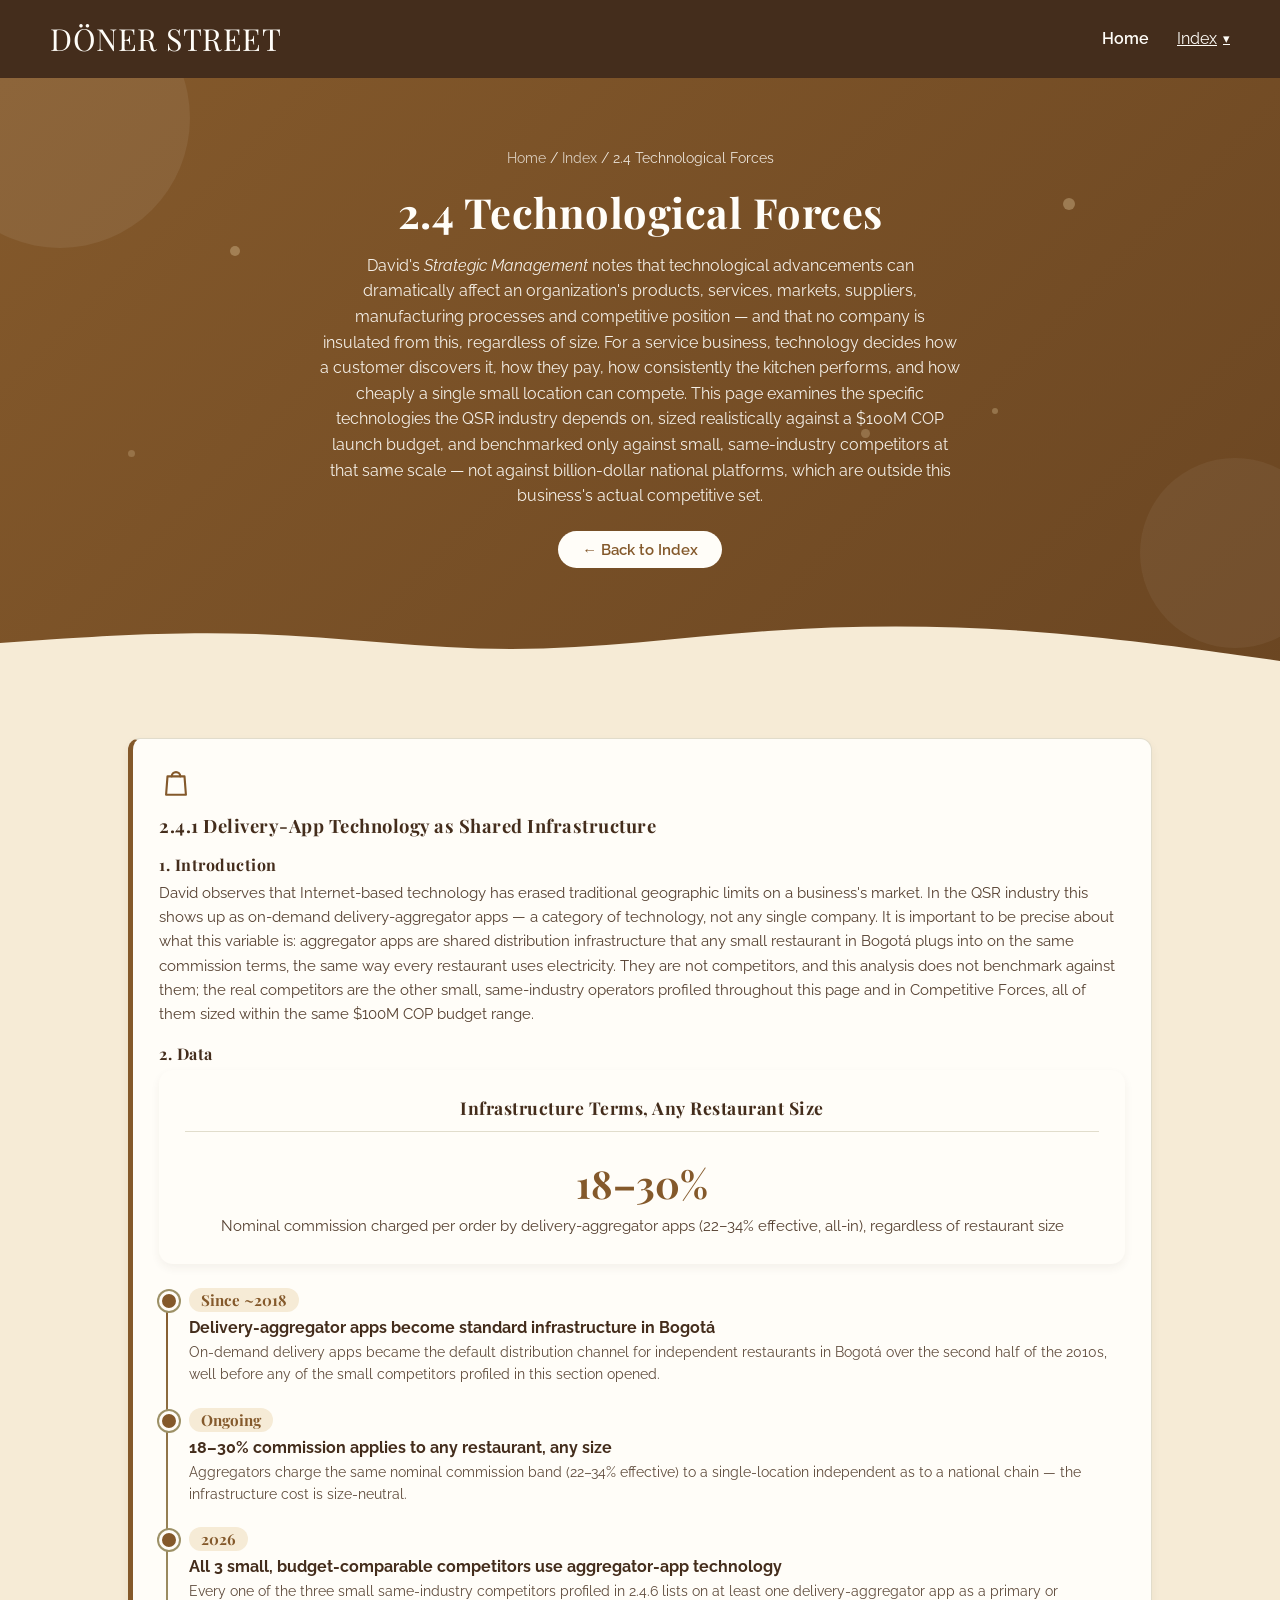
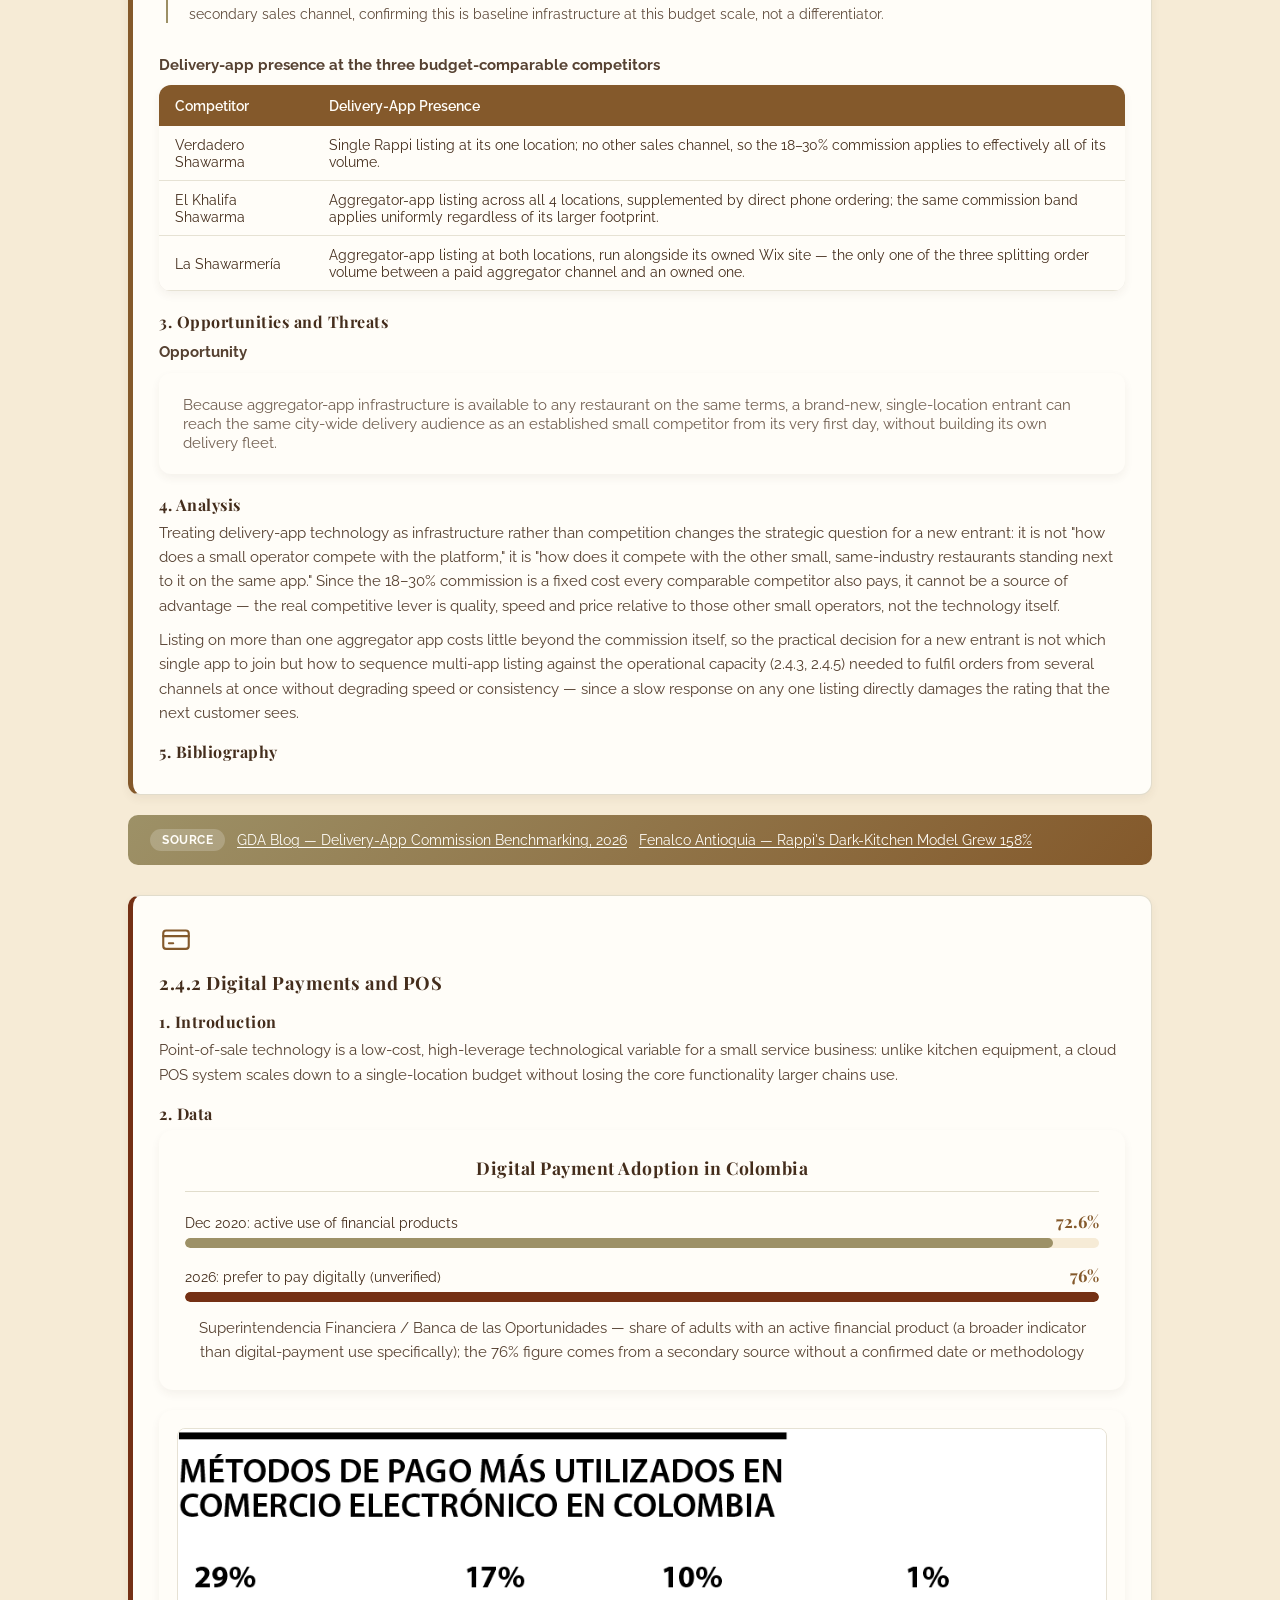
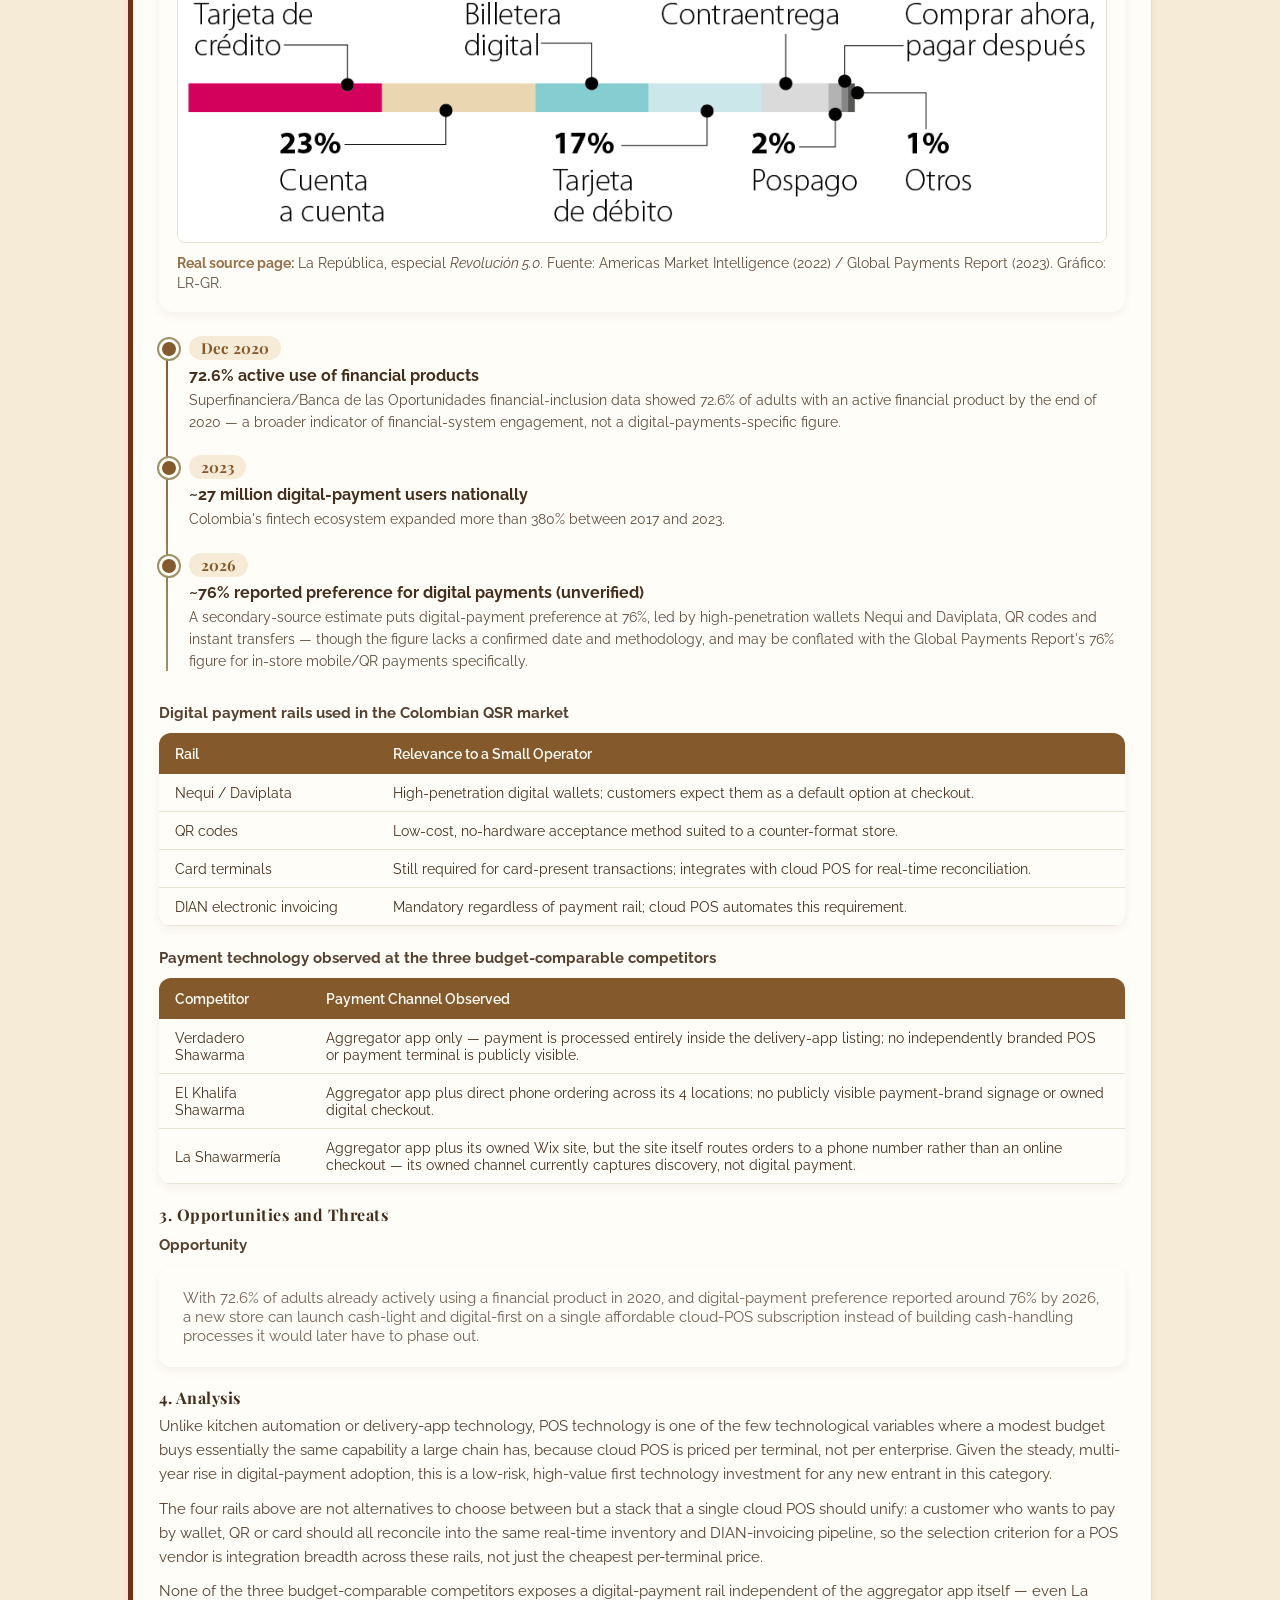
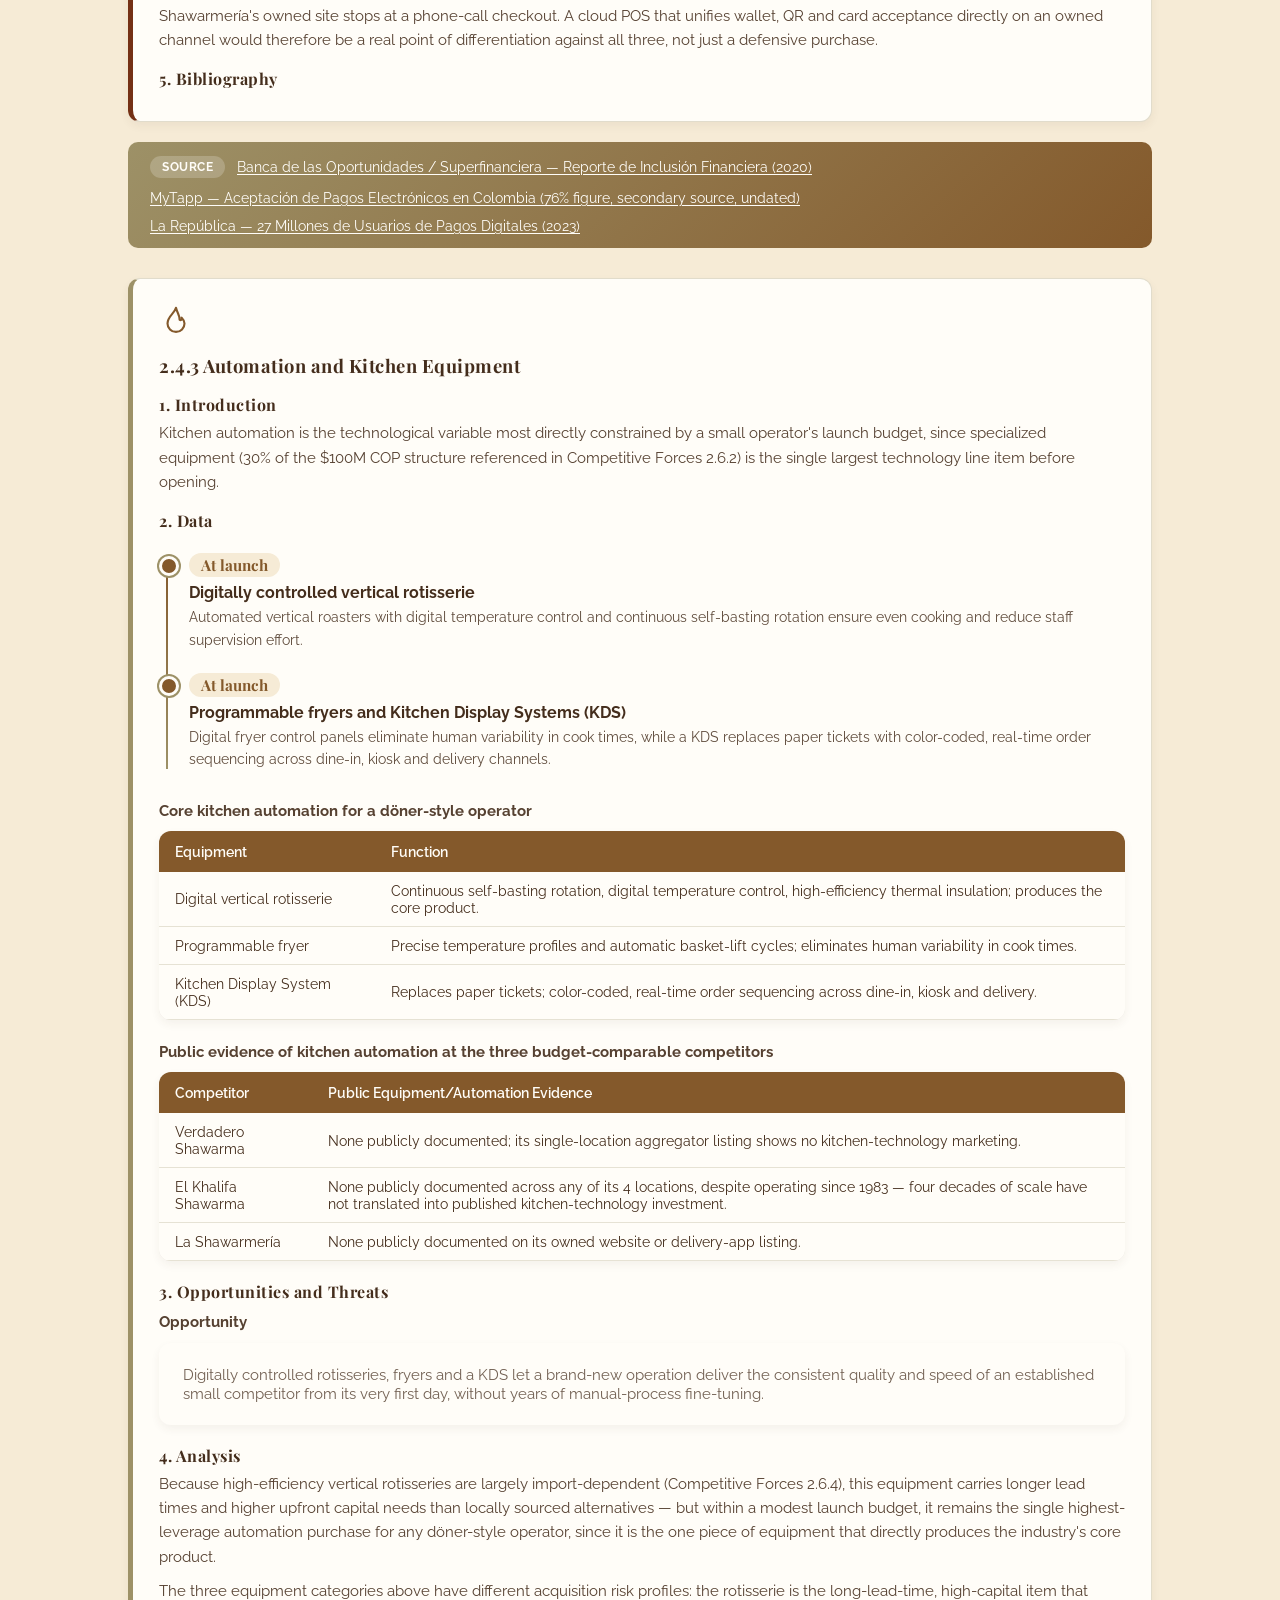
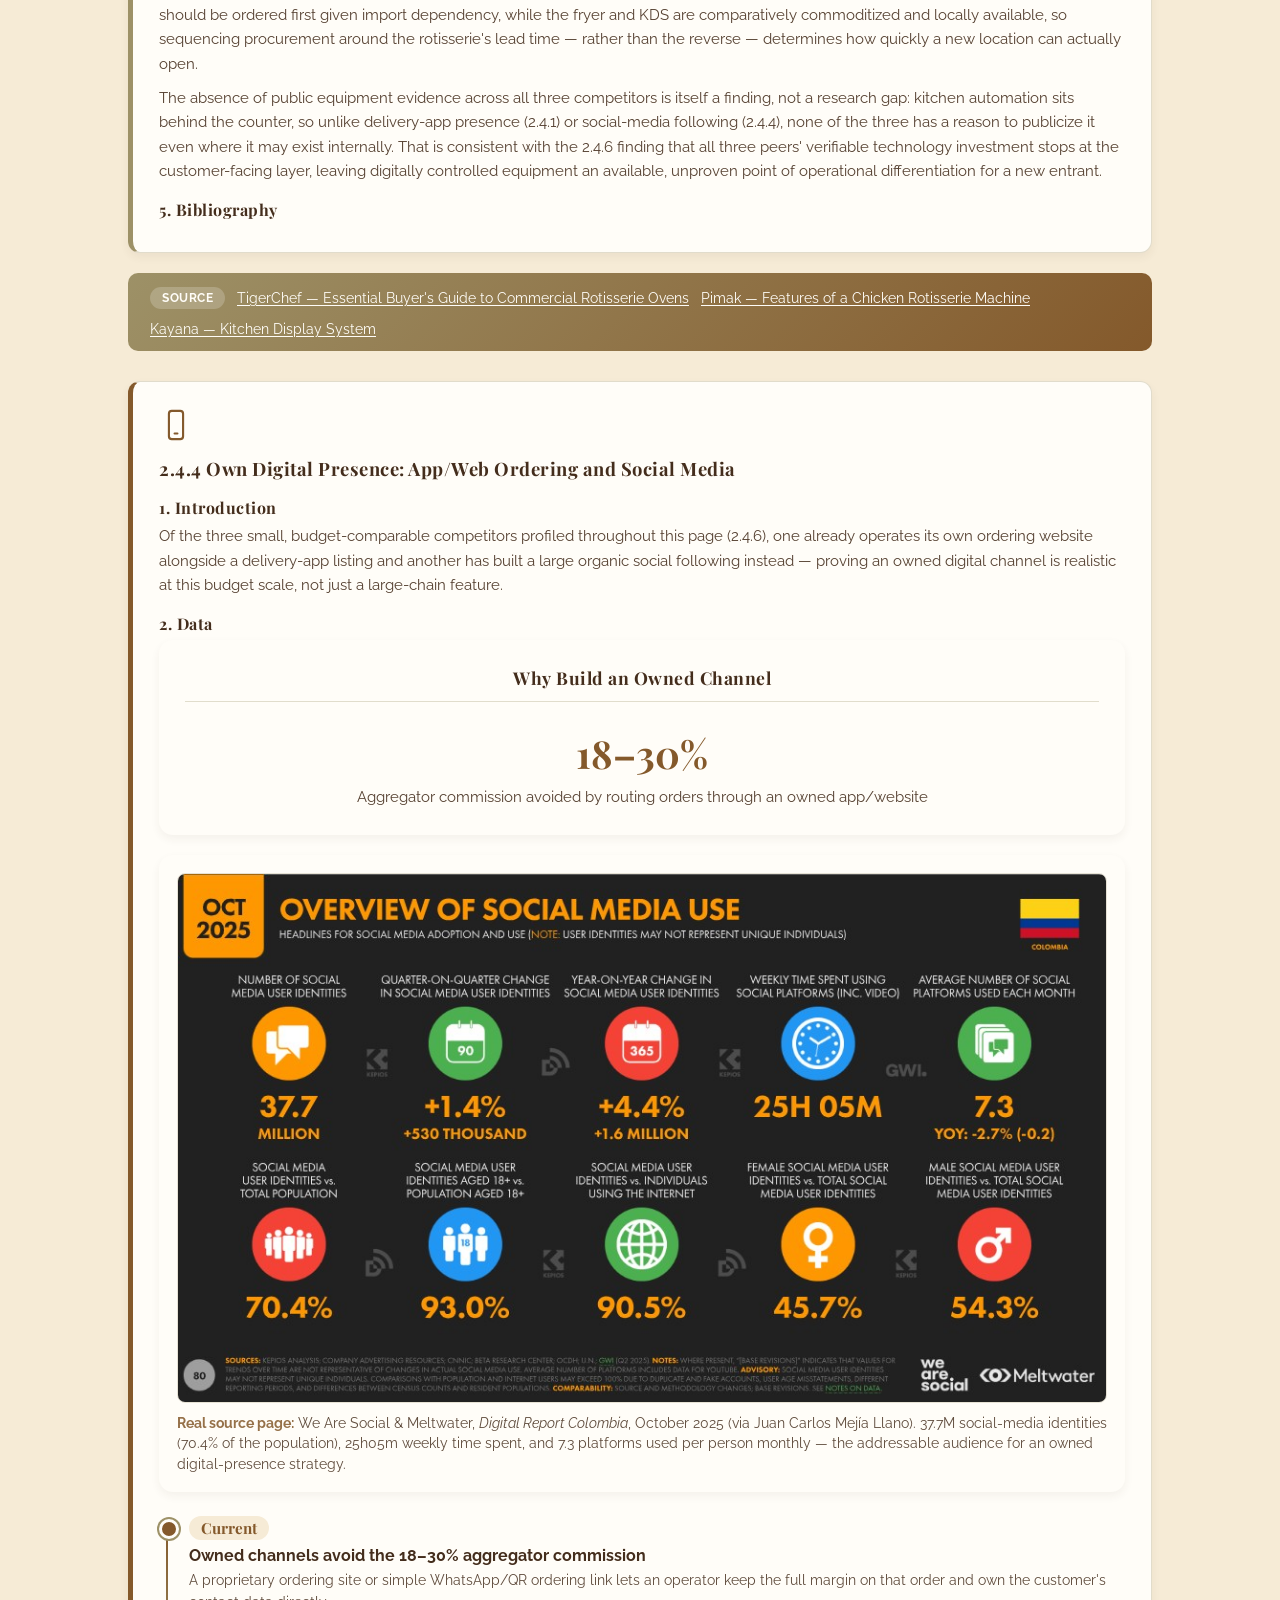
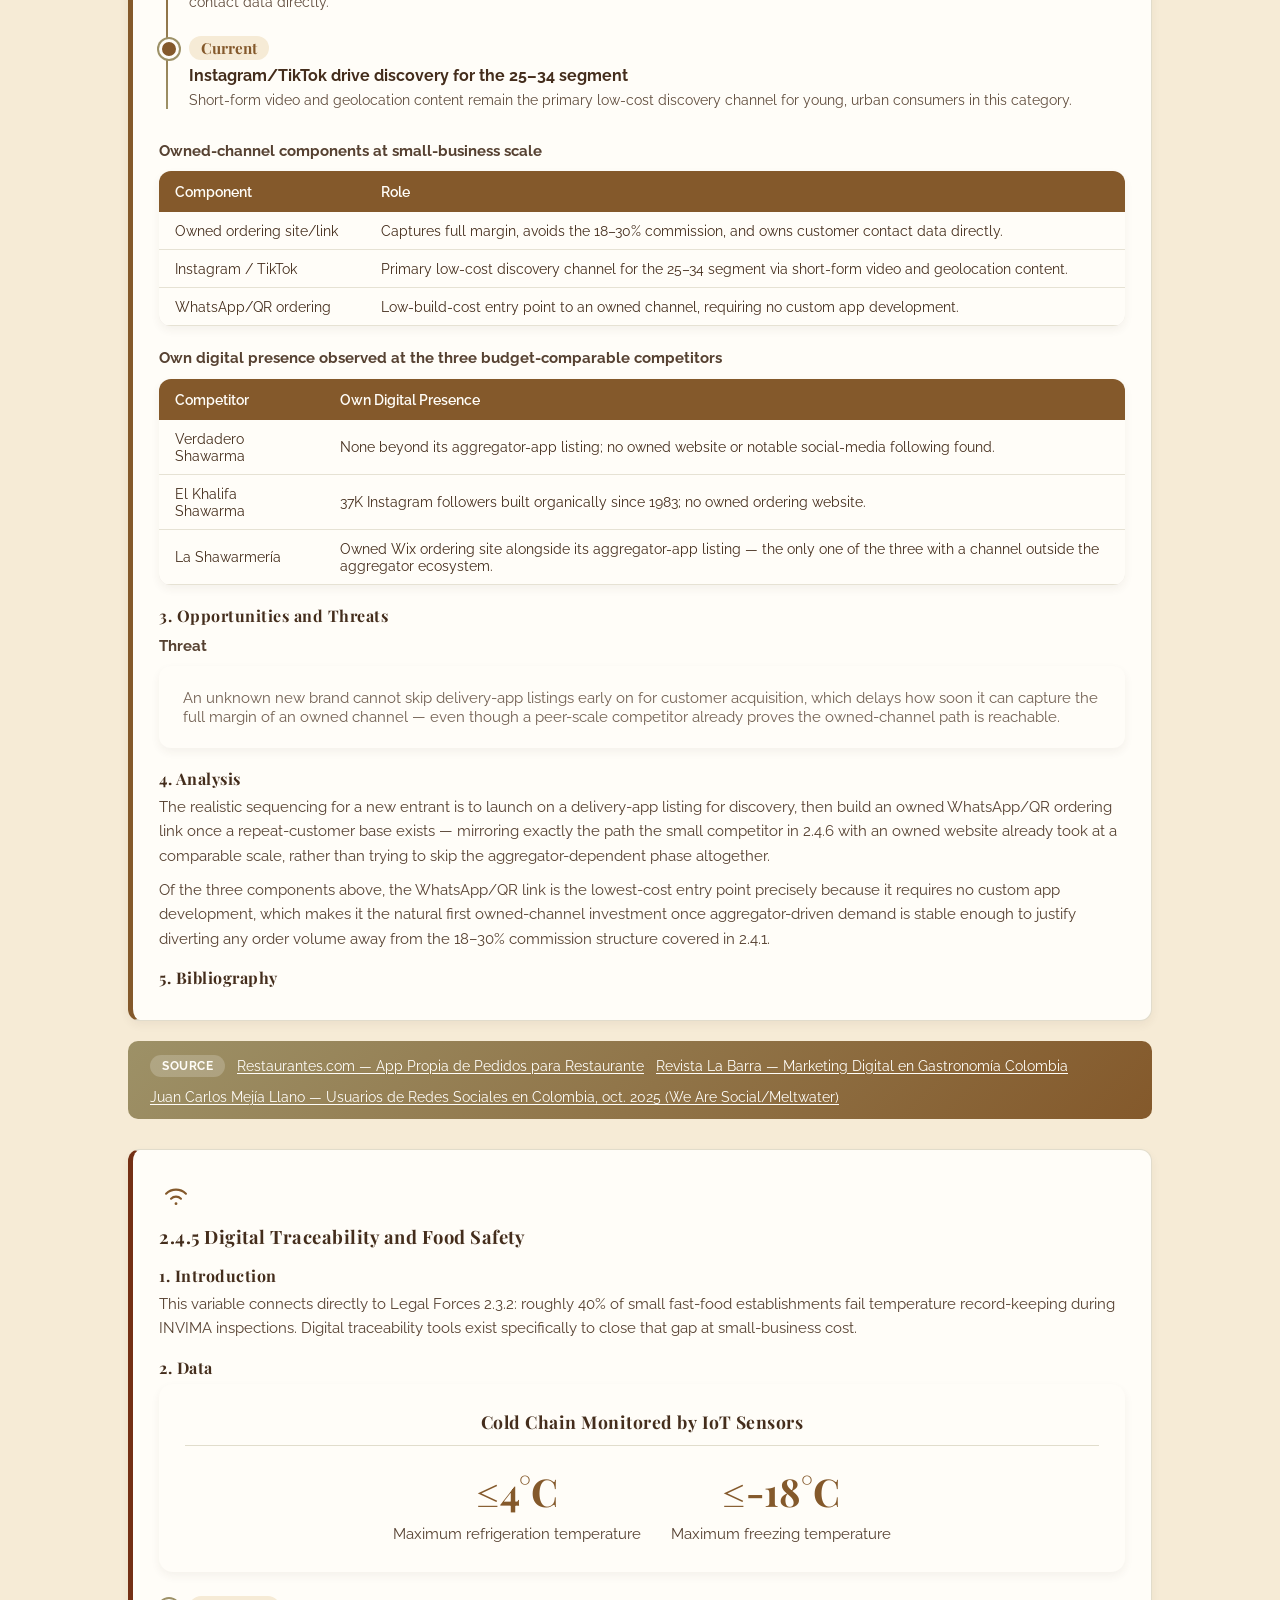
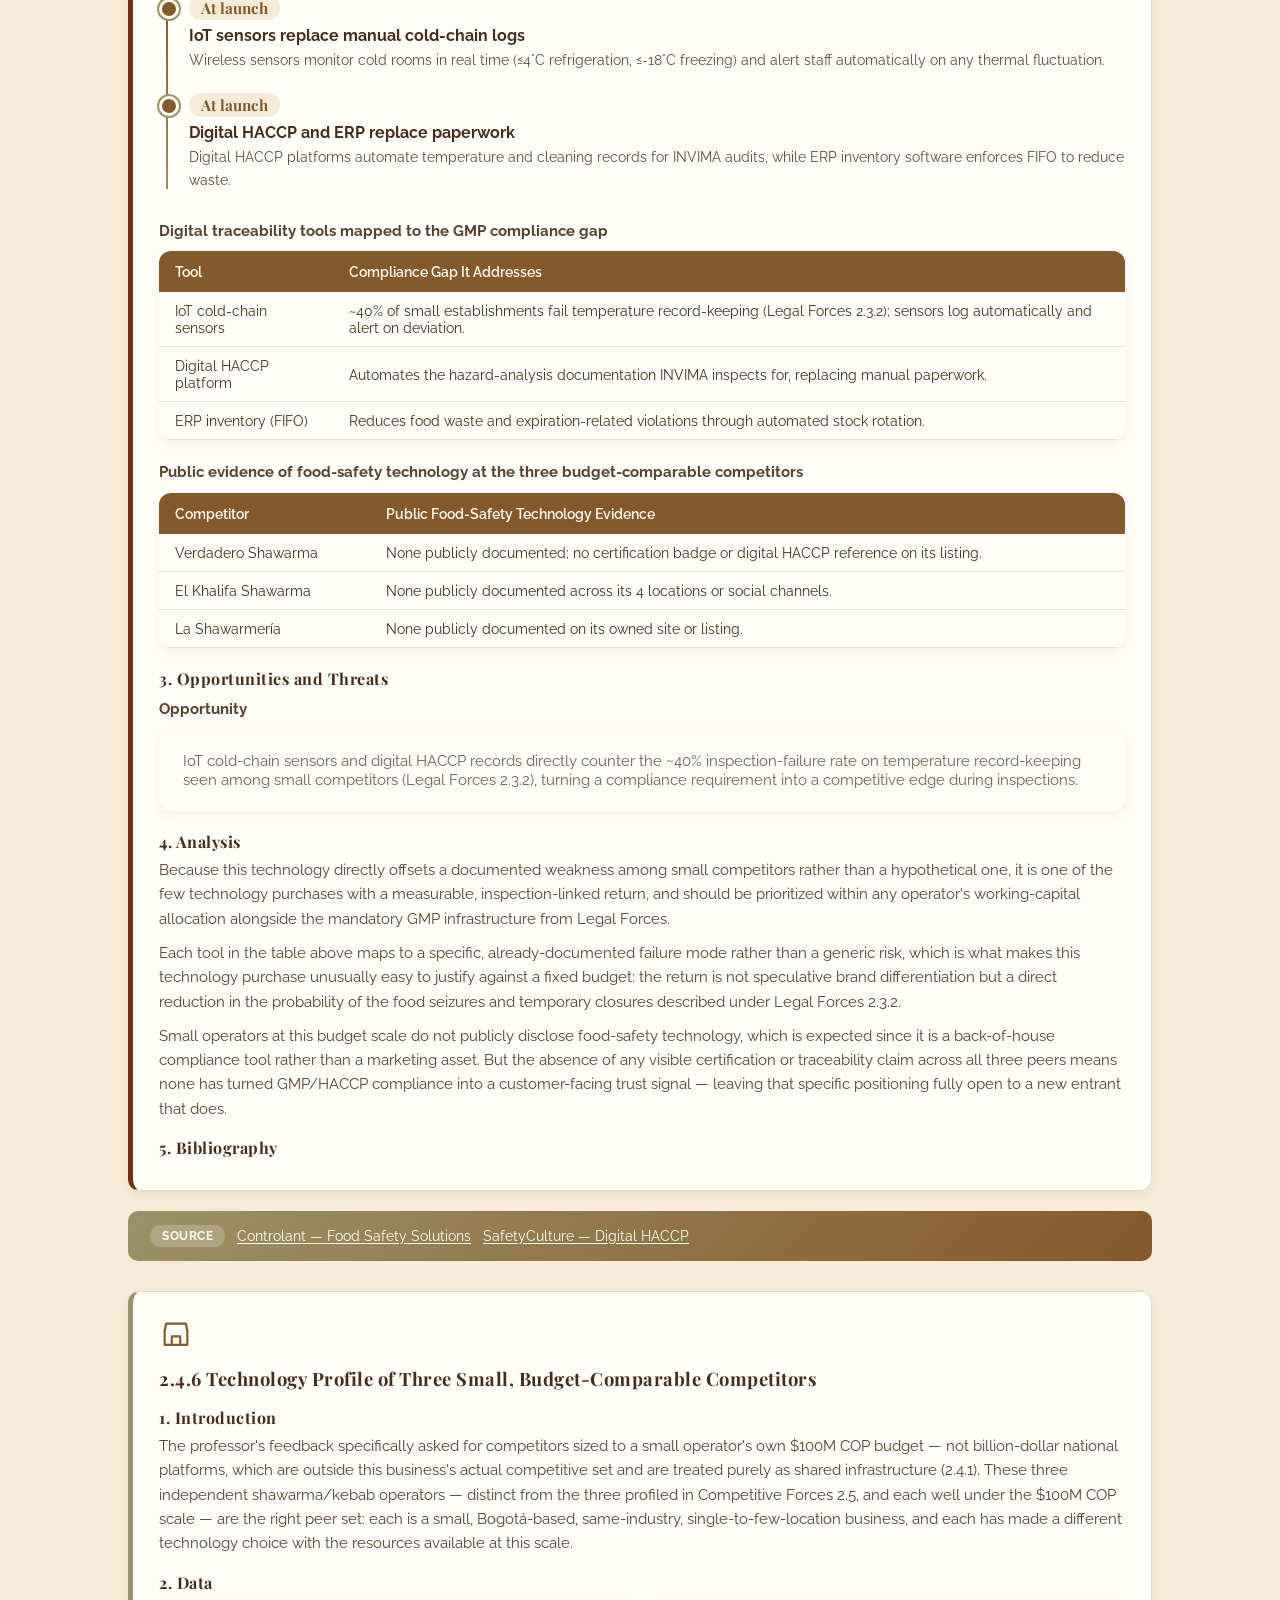
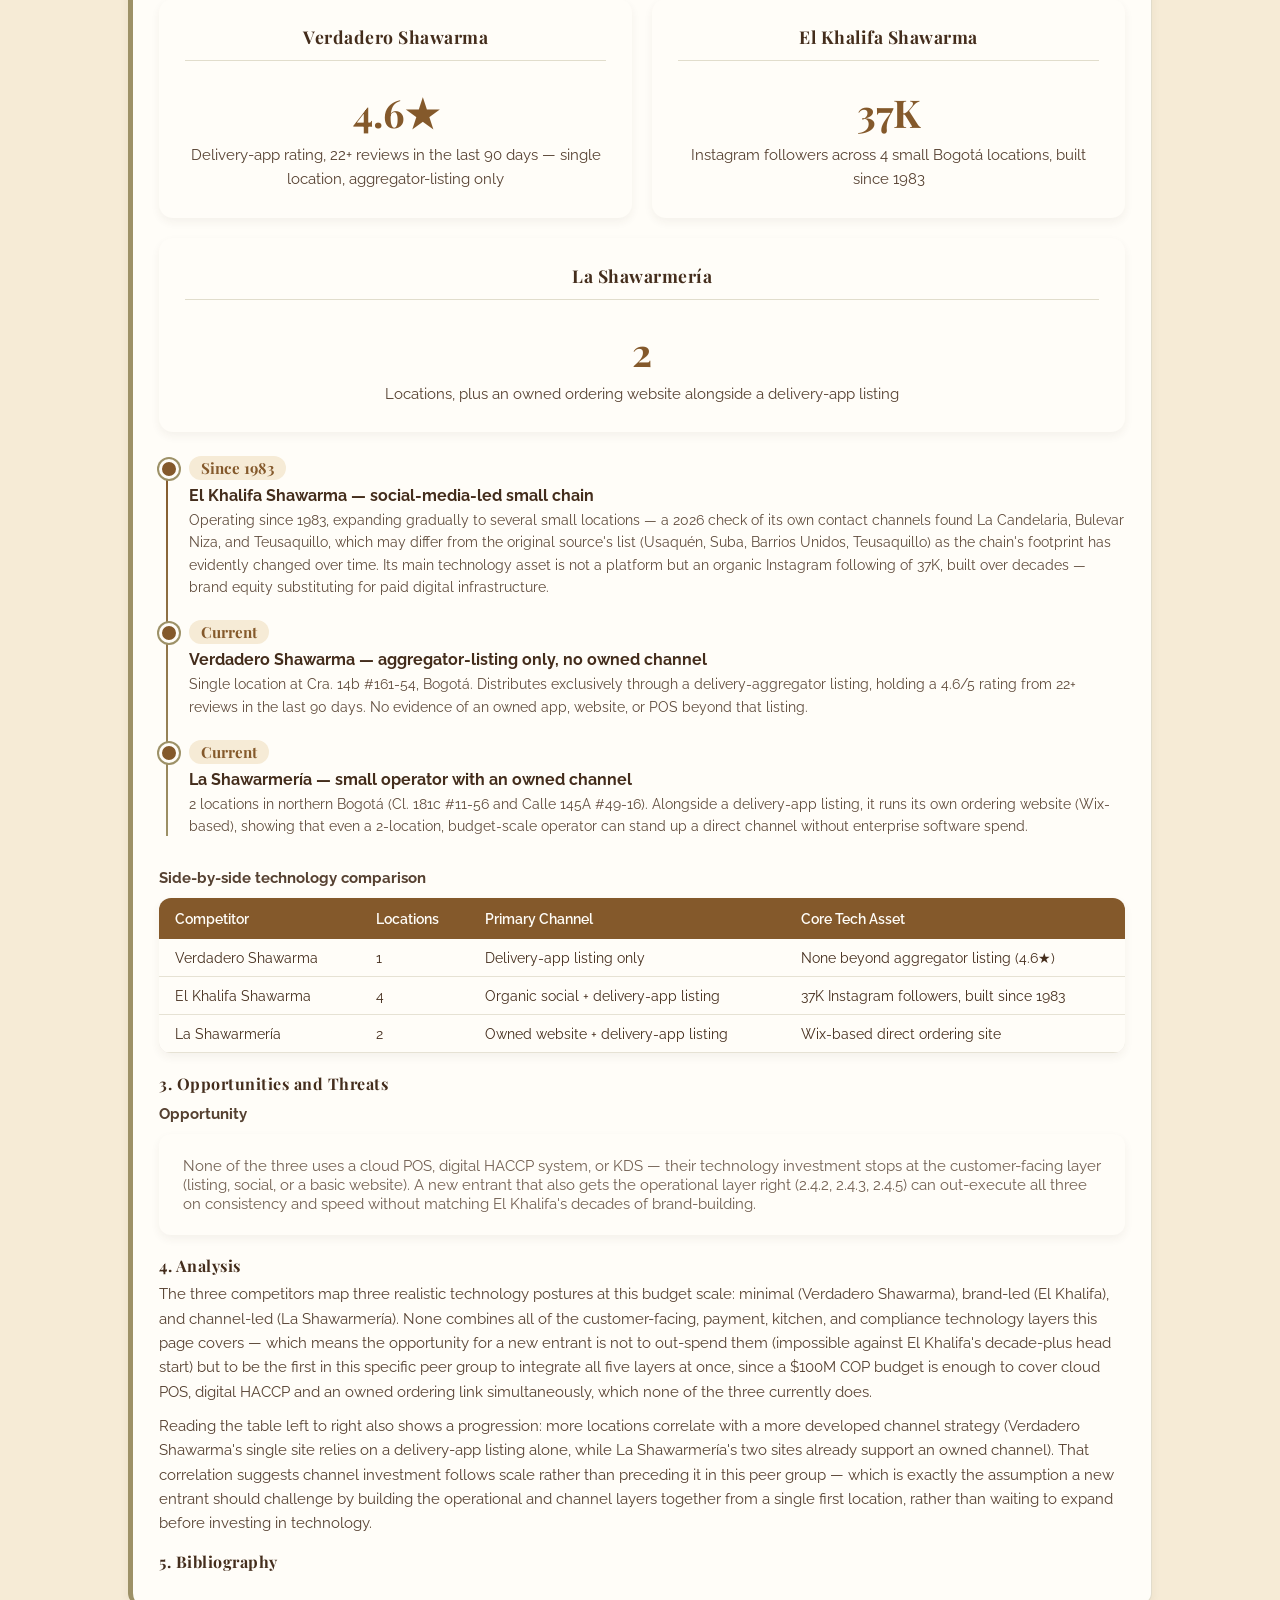
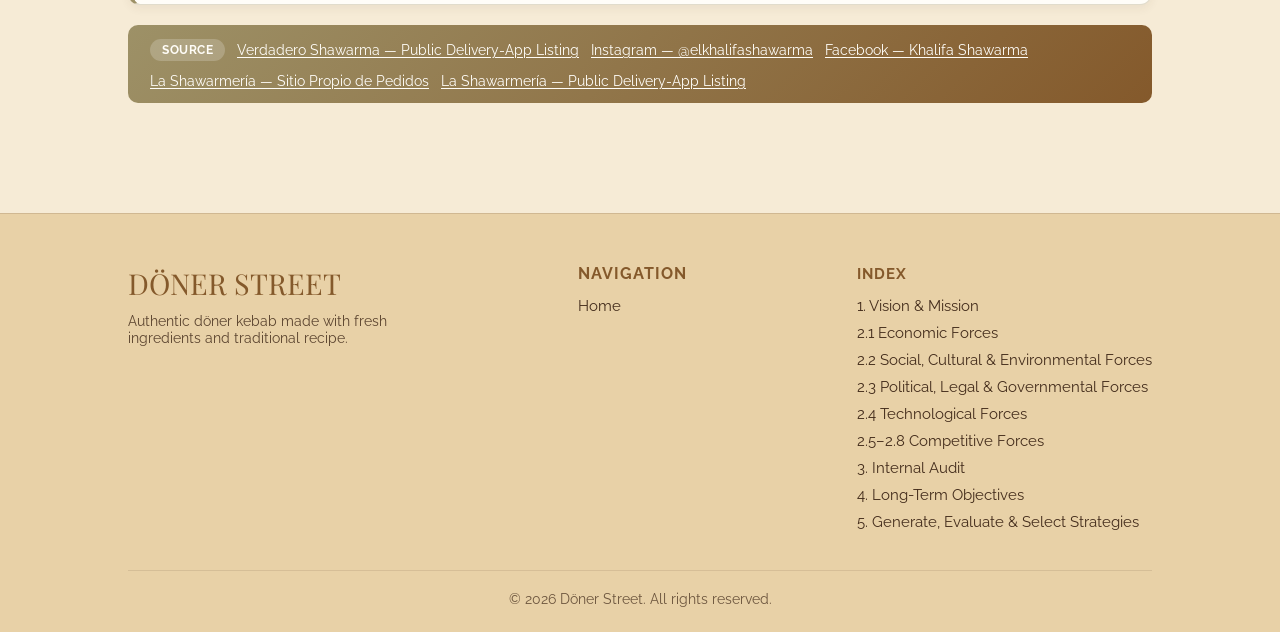
<file: fuerzas-tecnologicas.html>
<!DOCTYPE html>
<html lang="en">

<head>
    <meta charset="UTF-8">
    <meta name="viewport" content="width=device-width, initial-scale=1.0">
    <title>2.4 Technological Forces - Döner Street</title>

    <link rel="stylesheet" href="css/base.css">
    <link rel="stylesheet" href="css/paginas.css">
    <link href="https://fonts.googleapis.com/css2?family=Playfair+Display:wght@600;700&family=Raleway:wght@300;400;500;600&display=swap"
        rel="stylesheet">
</head>

<body>

    <header class="navbar">
        <div class="logo"><a href="index.html">DÖNER STREET</a></div>
        <nav>
            <a href="index.html">Home</a>

            <div class="dropdown">
                <a href="sitemap.html" class="dropdown-toggle">Index</a>
                <div class="dropdown-menu">
                    <span class="dd-chapter">1. Vision &amp; Mission</span>
                    <a href="mision-vision.html">1. Vision &amp; Mission</a>
                    <a href="mision-vision.html#section-1-1" class="dd-l3">1.1 History</a>
                    <a href="mision-vision.html#section-1-2" class="dd-l3">1.2 Mission Statement</a>
                    <a href="mision-vision.html#section-1-3" class="dd-l3">1.3 Vision Statement</a>

                    <span class="dd-chapter">2. External Audit</span>
                    <a href="fuerzas-economicas.html">2.1 Economic Forces</a>
                    <a href="fuerzas-sociales.html">2.2 Social, Cultural &amp; Environmental Forces</a>
                    <a href="fuerzas-legales.html">2.3 Political, Legal &amp; Governmental Forces</a>
                    <a href="fuerzas-tecnologicas.html">2.4 Technological Forces</a>
                    <a href="fuerzas-competitivas.html#section-2-5">2.5&ndash;2.8 Competitive Forces</a>
                    <a href="fuerzas-competitivas.html#section-2-6" class="dd-l3">2.6 Porter's Five Forces</a>
                    <a href="fuerzas-competitivas.html#section-2-7" class="dd-l3">2.7 EFE Matrix</a>
                    <a href="fuerzas-competitivas.html#section-2-8" class="dd-l3">2.8 CPM</a>

                    <span class="dd-chapter">3. Internal Audit</span>
                    <a href="auditoria-interna.html">3. Internal Audit</a>
                    <a href="auditoria-interna.html#section-3-3" class="dd-l3">3.3 Management</a>
                    <a href="auditoria-interna.html#section-3-4" class="dd-l3">3.4 Marketing</a>
                    <a href="auditoria-interna.html#section-3-5" class="dd-l3">3.5 Finance/Accounting</a>
                    <a href="auditoria-interna.html#section-3-6" class="dd-l3">3.6 Production/Operations</a>
                    <a href="auditoria-interna.html#section-3-7" class="dd-l3">3.7 Research &amp; Development</a>
                    <a href="auditoria-interna.html#section-3-8" class="dd-l3">3.8 Management Information Systems</a>
                    <a href="auditoria-interna.html#section-3-9" class="dd-l3">3.9 IFE Matrix</a>

                    <span class="dd-chapter">4. Long-Term Objectives</span>
                    <a href="objetivos-estrategias.html">4. Establish Long-Term Objectives</a>
                    <a href="objetivos-estrategias.html#section-4-1" class="dd-l3">4.1 Long-Term Objectives</a>
                    <a href="objetivos-estrategias.html#section-4-2" class="dd-l3">4.2 Annual Objectives</a>
                    <a href="objetivos-estrategias.html#section-4-3" class="dd-l3">4.3 Gantt</a>
                    <a href="objetivos-estrategias.html#section-4-4" class="dd-l3">4.4 Balanced Scorecard</a>
                    <a href="objetivos-estrategias.html#section-4-5" class="dd-l3">4.5 Financial &amp; Strategic Objectives</a>
                    <a href="objetivos-estrategias.html#section-4-6" class="dd-l3">4.6 Type of Strategy</a>
                    <a href="objetivos-estrategias.html#section-4-8" class="dd-l3">4.8 Porter's Five Generic Strategies</a>

                    <span class="dd-chapter">5. Generate, Evaluate &amp; Select Strategies</span>
                    <a href="seleccion-estrategias.html">5. Generate, Evaluate, and Select Strategies</a>
                    <a href="seleccion-estrategias.html#section-5-1" class="dd-l3">5.1 Input Stage</a>
                    <a href="seleccion-estrategias.html#section-5-2" class="dd-l3">5.2 Matching Stage</a>
                    <a href="seleccion-estrategias.html#section-5-2-1" class="dd-l3">5.2.1 SWOT Matrix</a>
                    <a href="seleccion-estrategias.html#section-5-3" class="dd-l3">5.3 Decision Stage (QSPM)</a>

                    <a href="sitemap.html" class="dd-viewall">View Full Index &rarr;</a>
                </div>
            </div>
        </nav>
    </header>

    <section class="pagina-hero">
        <div class="bg-shape shape-1"></div>
        <div class="bg-shape shape-2"></div>
        <div class="bg-dot dot-1"></div>
        <div class="bg-dot dot-2"></div>
        <div class="bg-dot dot-3"></div>
        <div class="bg-dot dot-4"></div>
        <div class="bg-dot dot-5"></div>
        <div class="bg-dot dot-6"></div>
        <p class="breadcrumb"><a href="index.html">Home</a> / <a href="sitemap.html">Index</a> / 2.4 Technological Forces</p>
        <h1>2.4 Technological Forces</h1>
        <p>David's <em>Strategic Management</em> notes that technological advancements can dramatically
            affect an organization's products, services, markets, suppliers, manufacturing processes and
            competitive position &mdash; and that no company is insulated from this, regardless of size.
            For a service business, technology decides how a customer discovers it, how they pay, how
            consistently the kitchen performs, and how cheaply a single small location can compete. This
            page examines the specific technologies the QSR industry depends on, sized realistically
            against a $100M COP launch budget, and benchmarked only against small, same-industry
            competitors at that same scale &mdash; not against billion-dollar national platforms, which
            are outside this business's actual competitive set.</p>
        <a href="sitemap.html" class="btn-volver-index">&larr; Back to Index</a>
       <div class="wave-container">
            <svg class="wave" xmlns="http://www.w3.org/2000/svg" viewBox="0 0 1440 320" preserveAspectRatio="none" aria-hidden="true">
                <path fill-opacity="1" d="M0,192L48,181.3C96,171,192,149,288,160C384,171,480,213,576,213.3C672,213,768,171,864,149.3C960,128,1056,128,1152,149.3C1248,171,1344,213,1392,234.6L1440,256L1440,320L1392,320C1344,320,1248,320,1152,320C1056,320,960,320,864,320C768,320,672,320,576,320C480,320,384,320,288,320C192,320,96,320,48,320L0,320Z"></path>
            </svg>
        </div>
    </section>

    <main class="contenido-pagina">
        <div class="seccion" id="section-2-4">

            <div class="factor-card" style="margin-bottom:20px;">
                <div class="factor-icon">
                    <svg viewBox="0 0 24 24" fill="none" stroke="currentColor" stroke-width="1.5" stroke-linecap="round" stroke-linejoin="round">
                        <path d="M6 8h12l1 13H5L6 8z" />
                        <path d="M9 8a3 3 0 0 1 6 0" />
                    </svg>
                </div>
                <h3>2.4.1 Delivery-App Technology as Shared Infrastructure</h3>

                <h4 style="margin-top:16px; margin-bottom:6px;">1. Introduction</h4>
                <p>David observes that Internet-based technology has erased traditional geographic limits on
                    a business's market. In the QSR industry this shows up as on-demand delivery-aggregator
                    apps &mdash; a category of technology, not any single company. It is important to be
                    precise about what this variable is: aggregator apps are shared distribution
                    infrastructure that any small restaurant in Bogot&aacute; plugs into on the same
                    commission terms, the same way every restaurant uses electricity. They are not
                    competitors, and this analysis does not benchmark against them; the real competitors are
                    the other small, same-industry operators profiled throughout this page and in
                    Competitive Forces, all of them sized within the same $100M COP budget range.</p>

                <h4 style="margin-top:16px; margin-bottom:6px;">2. Data</h4>
                <div class="chart-row">
                    <div class="chart-panel">
                        <h4 class="chart-panel-title">Infrastructure Terms, Any Restaurant Size</h4>
                        <div class="stat-highlight">
                            <strong>18&ndash;30%</strong>
                            <p class="chart-caption">Nominal commission charged per order by delivery-aggregator apps (22&ndash;34% effective, all-in), regardless of restaurant size</p>
                        </div>
                    </div>
                </div>
                <ul class="timeline">
                    <li class="timeline-item">
                        <span class="timeline-date">Since ~2018</span>
                        <h5>Delivery-aggregator apps become standard infrastructure in Bogot&aacute;</h5>
                        <p>On-demand delivery apps became the default distribution channel for independent
                            restaurants in Bogot&aacute; over the second half of the 2010s, well before any of
                            the small competitors profiled in this section opened.</p>
                    </li>
                    <li class="timeline-item">
                        <span class="timeline-date">Ongoing</span>
                        <h5>18&ndash;30% commission applies to any restaurant, any size</h5>
                        <p>Aggregators charge the same nominal commission band (22&ndash;34% effective) to a
                            single-location independent as to a national chain &mdash; the infrastructure cost
                            is size-neutral.</p>
                    </li>
                    <li class="timeline-item">
                        <span class="timeline-date">2026</span>
                        <h5>All 3 small, budget-comparable competitors use aggregator-app technology</h5>
                        <p>Every one of the three small same-industry competitors profiled in 2.4.6 lists on
                            at least one delivery-aggregator app as a primary or secondary sales channel,
                            confirming this is baseline infrastructure at this budget scale, not a
                            differentiator.</p>
                    </li>
                </ul>
                <p style="margin-top:14px;"><strong>Delivery-app presence at the three budget-comparable competitors</strong></p>
                <div class="matrix-table-wrap" style="margin-top:8px;">
                    <table class="matrix-table">
                        <thead>
                            <tr><th>Competitor</th><th>Delivery-App Presence</th></tr>
                        </thead>
                        <tbody>
                            <tr><td>Verdadero Shawarma</td><td>Single Rappi listing at its one location; no other sales channel, so the 18&ndash;30% commission applies to effectively all of its volume.</td></tr>
                            <tr><td>El Khalifa Shawarma</td><td>Aggregator-app listing across all 4 locations, supplemented by direct phone ordering; the same commission band applies uniformly regardless of its larger footprint.</td></tr>
                            <tr><td>La Shawarmer&iacute;a</td><td>Aggregator-app listing at both locations, run alongside its owned Wix site &mdash; the only one of the three splitting order volume between a paid aggregator channel and an owned one.</td></tr>
                        </tbody>
                    </table>
                </div>

                <h4 style="margin-top:16px; margin-bottom:6px;">3. Opportunities and Threats</h4>
                <p style="margin-top:8px;"><strong>Opportunity</strong></p>
                <ul class="check-list" style="margin-top:8px;">
                    <li><span class="muted">Because aggregator-app infrastructure is available to any restaurant on the same terms, a brand-new, single-location entrant can reach the same city-wide delivery audience as an established small competitor from its very first day, without building its own delivery fleet.</span></li>
                </ul>

                <h4 style="margin-top:16px; margin-bottom:6px;">4. Analysis</h4>
                <p>Treating delivery-app technology as infrastructure rather than competition changes the
                    strategic question for a new entrant: it is not "how does a small operator compete with
                    the platform," it is "how does it compete with the other small, same-industry restaurants
                    standing next to it on the same app." Since the 18&ndash;30% commission is a fixed cost
                    every comparable competitor also pays, it cannot be a source of advantage &mdash; the
                    real competitive lever is quality, speed and price relative to those other small
                    operators, not the technology itself.</p>
                <p style="margin-top:10px;">Listing on more than one aggregator app costs little beyond the
                    commission itself, so the practical decision for a new entrant is not which single app to
                    join but how to sequence multi-app listing against the operational capacity (2.4.3, 2.4.5)
                    needed to fulfil orders from several channels at once without degrading speed or
                    consistency &mdash; since a slow response on any one listing directly damages the rating
                    that the next customer sees.</p>

                <h4 style="margin-top:16px; margin-bottom:6px;">5. Bibliography</h4>
            </div>
        <div class="fuente-info">
            <span class="fuente-label">Source</span>
            <a href="https://blog.growthdeliveryapp.com/blog/comisiones-rappi-pedidosya-uber-eats" target="_blank" rel="noopener">GDA Blog &mdash; Delivery-App Commission Benchmarking, 2026</a>
            <a href="https://www.fenalcoantioquia.com/blogs/post/el-modelo-de-negocio-de-cocinas-ocultas-registro-un-crecimiento-del-158" target="_blank" rel="noopener">Fenalco Antioquia &mdash; Rappi's Dark-Kitchen Model Grew 158%</a>
        </div>

            <div class="factor-card" style="margin-top:30px; margin-bottom:20px;">
                <div class="factor-icon">
                    <svg viewBox="0 0 24 24" fill="none" stroke="currentColor" stroke-width="1.5" stroke-linecap="round" stroke-linejoin="round">
                        <rect x="3" y="6" width="18" height="13" rx="2" />
                        <path d="M3 10h18" />
                        <path d="M7 15h3" />
                    </svg>
                </div>
                <h3>2.4.2 Digital Payments and POS</h3>

                <h4 style="margin-top:16px; margin-bottom:6px;">1. Introduction</h4>
                <p>Point-of-sale technology is a low-cost, high-leverage technological variable for a small
                    service business: unlike kitchen equipment, a cloud POS system scales down to a
                    single-location budget without losing the core functionality larger chains use.</p>

                <h4 style="margin-top:16px; margin-bottom:6px;">2. Data</h4>
                <div class="chart-row">
                    <div class="chart-panel">
                        <h4 class="chart-panel-title">Digital Payment Adoption in Colombia</h4>
                        <ul class="bar-chart">
                            <li>
                                <div class="bar-row-label"><span>Dec 2020: active use of financial products</span><strong>72.6%</strong></div>
                                <div class="bar-track"><div class="bar-fill" style="width:95%;"></div></div>
                            </li>
                            <li>
                                <div class="bar-row-label"><span>2026: prefer to pay digitally (unverified)</span><strong>76%</strong></div>
                                <div class="bar-track"><div class="bar-fill bar-fill-accent" style="width:100%;"></div></div>
                            </li>
                        </ul>
                        <p class="chart-caption" style="margin-top:14px;">Superintendencia Financiera / Banca de las Oportunidades &mdash; share of adults with an active financial product (a broader indicator than digital-payment use specifically); the 76% figure comes from a secondary source without a confirmed date or methodology</p>
                    </div>
                </div>
                <figure class="fuente-figura">
                    <img src="imagenes/graficas/larep_metodos_pago_colombia.png" alt="La República — Métodos de pago más utilizados en comercio electrónico en Colombia: tarjeta de crédito 29%, cuenta a cuenta 23%, billetera digital 17%, tarjeta débito 17%">
                    <figcaption><strong>Real source page:</strong> La Rep&uacute;blica, especial <em>Revoluci&oacute;n 5.0</em>. Fuente: Americas Market Intelligence (2022) / Global Payments Report (2023). Gr&aacute;fico: LR-GR.</figcaption>
                </figure>
                <ul class="timeline">
                    <li class="timeline-item">
                        <span class="timeline-date">Dec 2020</span>
                        <h5>72.6% active use of financial products</h5>
                        <p>Superfinanciera/Banca de las Oportunidades financial-inclusion data showed 72.6%
                            of adults with an active financial product by the end of 2020 &mdash; a broader
                            indicator of financial-system engagement, not a digital-payments-specific figure.</p>
                    </li>
                    <li class="timeline-item">
                        <span class="timeline-date">2023</span>
                        <h5>~27 million digital-payment users nationally</h5>
                        <p>Colombia's fintech ecosystem expanded more than 380% between 2017 and 2023.</p>
                    </li>
                    <li class="timeline-item">
                        <span class="timeline-date">2026</span>
                        <h5>~76% reported preference for digital payments (unverified)</h5>
                        <p>A secondary-source estimate puts digital-payment preference at 76%, led by
                            high-penetration wallets Nequi and Daviplata, QR codes and instant transfers &mdash;
                            though the figure lacks a confirmed date and methodology, and may be conflated
                            with the Global Payments Report's 76% figure for in-store mobile/QR payments
                            specifically.</p>
                    </li>
                </ul>
                <p style="margin-top:14px;"><strong>Digital payment rails used in the Colombian QSR market</strong></p>
                <div class="matrix-table-wrap" style="margin-top:8px;">
                    <table class="matrix-table">
                        <thead>
                            <tr><th>Rail</th><th>Relevance to a Small Operator</th></tr>
                        </thead>
                        <tbody>
                            <tr><td>Nequi / Daviplata</td><td>High-penetration digital wallets; customers expect them as a default option at checkout.</td></tr>
                            <tr><td>QR codes</td><td>Low-cost, no-hardware acceptance method suited to a counter-format store.</td></tr>
                            <tr><td>Card terminals</td><td>Still required for card-present transactions; integrates with cloud POS for real-time reconciliation.</td></tr>
                            <tr><td>DIAN electronic invoicing</td><td>Mandatory regardless of payment rail; cloud POS automates this requirement.</td></tr>
                        </tbody>
                    </table>
                </div>
                <p style="margin-top:14px;"><strong>Payment technology observed at the three budget-comparable competitors</strong></p>
                <div class="matrix-table-wrap" style="margin-top:8px;">
                    <table class="matrix-table">
                        <thead>
                            <tr><th>Competitor</th><th>Payment Channel Observed</th></tr>
                        </thead>
                        <tbody>
                            <tr><td>Verdadero Shawarma</td><td>Aggregator app only &mdash; payment is processed entirely inside the delivery-app listing; no independently branded POS or payment terminal is publicly visible.</td></tr>
                            <tr><td>El Khalifa Shawarma</td><td>Aggregator app plus direct phone ordering across its 4 locations; no publicly visible payment-brand signage or owned digital checkout.</td></tr>
                            <tr><td>La Shawarmer&iacute;a</td><td>Aggregator app plus its owned Wix site, but the site itself routes orders to a phone number rather than an online checkout &mdash; its owned channel currently captures discovery, not digital payment.</td></tr>
                        </tbody>
                    </table>
                </div>

                <h4 style="margin-top:16px; margin-bottom:6px;">3. Opportunities and Threats</h4>
                <p style="margin-top:8px;"><strong>Opportunity</strong></p>
                <ul class="check-list" style="margin-top:8px;">
                    <li><span class="muted">With 72.6% of adults already actively using a financial product in 2020, and digital-payment preference reported around 76% by 2026, a new store can launch cash-light and digital-first on a single affordable cloud-POS subscription instead of building cash-handling processes it would later have to phase out.</span></li>
                </ul>

                <h4 style="margin-top:16px; margin-bottom:6px;">4. Analysis</h4>
                <p>Unlike kitchen automation or delivery-app technology, POS technology is one of the few
                    technological variables where a modest budget buys essentially the same capability a
                    large chain has, because cloud POS is priced per terminal, not per enterprise. Given the
                    steady, multi-year rise in digital-payment adoption, this is a low-risk, high-value first
                    technology investment for any new entrant in this category.</p>
                <p style="margin-top:10px;">The four rails above are not alternatives to choose between but a
                    stack that a single cloud POS should unify: a customer who wants to pay by wallet, QR or
                    card should all reconcile into the same real-time inventory and DIAN-invoicing pipeline,
                    so the selection criterion for a POS vendor is integration breadth across these rails, not
                    just the cheapest per-terminal price.</p>
                <p style="margin-top:10px;">None of the three budget-comparable competitors exposes a
                    digital-payment rail independent of the aggregator app itself &mdash; even La
                    Shawarmer&iacute;a's owned site stops at a phone-call checkout. A cloud POS that unifies
                    wallet, QR and card acceptance directly on an owned channel would therefore be a real
                    point of differentiation against all three, not just a defensive purchase.</p>

                <h4 style="margin-top:16px; margin-bottom:6px;">5. Bibliography</h4>
            </div>
        <div class="fuente-info">
            <span class="fuente-label">Source</span>
            <a href="https://www.bancadelasoportunidades.gov.co/es/publicaciones/reportes-anuales" target="_blank" rel="noopener">Banca de las Oportunidades / Superfinanciera &mdash; Reporte de Inclusi&oacute;n Financiera (2020)</a>
            <a href="https://www.mytapp.com.co/aceptacion-de-pagos-electronicos-colombia" target="_blank" rel="noopener">MyTapp &mdash; Aceptaci&oacute;n de Pagos Electr&oacute;nicos en Colombia (76% figure, secondary source, undated)</a>
            <a href="https://www.larepublica.co/especiales/revolucion-5-0/casi-30-millones-de-colombianos-haran-sus-pagos-en-linea-en-2023-3713312" target="_blank" rel="noopener">La Rep&uacute;blica &mdash; 27 Millones de Usuarios de Pagos Digitales (2023)</a>
        </div>

            <div class="factor-card" style="margin-top:30px; margin-bottom:20px;">
                <div class="factor-icon">
                    <svg viewBox="0 0 24 24" fill="none" stroke="currentColor" stroke-width="1.5" stroke-linecap="round" stroke-linejoin="round">
                        <path d="M12 2c-1 4-6 6-6 11a6 6 0 0 0 12 0c0-2-1-3-2-4 .3 1.5-.7 2-1.5 1.3C15 8 13 6 12 2z" />
                    </svg>
                </div>
                <h3>2.4.3 Automation and Kitchen Equipment</h3>

                <h4 style="margin-top:16px; margin-bottom:6px;">1. Introduction</h4>
                <p>Kitchen automation is the technological variable most directly constrained by a small
                    operator's launch budget, since specialized equipment (30% of the $100M COP structure
                    referenced in Competitive Forces 2.6.2) is the single largest technology line item
                    before opening.</p>

                <h4 style="margin-top:16px; margin-bottom:6px;">2. Data</h4>
                <ul class="timeline">
                    <li class="timeline-item">
                        <span class="timeline-date">At launch</span>
                        <h5>Digitally controlled vertical rotisserie</h5>
                        <p>Automated vertical roasters with digital temperature control and continuous
                            self-basting rotation ensure even cooking and reduce staff supervision effort.</p>
                    </li>
                    <li class="timeline-item">
                        <span class="timeline-date">At launch</span>
                        <h5>Programmable fryers and Kitchen Display Systems (KDS)</h5>
                        <p>Digital fryer control panels eliminate human variability in cook times, while a KDS
                            replaces paper tickets with color-coded, real-time order sequencing across dine-in,
                            kiosk and delivery channels.</p>
                    </li>
                </ul>
                <p style="margin-top:14px;"><strong>Core kitchen automation for a d&ouml;ner-style operator</strong></p>
                <div class="matrix-table-wrap" style="margin-top:8px;">
                    <table class="matrix-table">
                        <thead>
                            <tr><th>Equipment</th><th>Function</th></tr>
                        </thead>
                        <tbody>
                            <tr><td>Digital vertical rotisserie</td><td>Continuous self-basting rotation, digital temperature control, high-efficiency thermal insulation; produces the core product.</td></tr>
                            <tr><td>Programmable fryer</td><td>Precise temperature profiles and automatic basket-lift cycles; eliminates human variability in cook times.</td></tr>
                            <tr><td>Kitchen Display System (KDS)</td><td>Replaces paper tickets; color-coded, real-time order sequencing across dine-in, kiosk and delivery.</td></tr>
                        </tbody>
                    </table>
                </div>
                <p style="margin-top:14px;"><strong>Public evidence of kitchen automation at the three budget-comparable competitors</strong></p>
                <div class="matrix-table-wrap" style="margin-top:8px;">
                    <table class="matrix-table">
                        <thead>
                            <tr><th>Competitor</th><th>Public Equipment/Automation Evidence</th></tr>
                        </thead>
                        <tbody>
                            <tr><td>Verdadero Shawarma</td><td>None publicly documented; its single-location aggregator listing shows no kitchen-technology marketing.</td></tr>
                            <tr><td>El Khalifa Shawarma</td><td>None publicly documented across any of its 4 locations, despite operating since 1983 &mdash; four decades of scale have not translated into published kitchen-technology investment.</td></tr>
                            <tr><td>La Shawarmer&iacute;a</td><td>None publicly documented on its owned website or delivery-app listing.</td></tr>
                        </tbody>
                    </table>
                </div>

                <h4 style="margin-top:16px; margin-bottom:6px;">3. Opportunities and Threats</h4>
                <p style="margin-top:8px;"><strong>Opportunity</strong></p>
                <ul class="check-list" style="margin-top:8px;">
                    <li><span class="muted">Digitally controlled rotisseries, fryers and a KDS let a brand-new operation deliver the consistent quality and speed of an established small competitor from its very first day, without years of manual-process fine-tuning.</span></li>
                </ul>

                <h4 style="margin-top:16px; margin-bottom:6px;">4. Analysis</h4>
                <p>Because high-efficiency vertical rotisseries are largely import-dependent (Competitive
                    Forces 2.6.4), this equipment carries longer lead times and higher upfront capital needs
                    than locally sourced alternatives &mdash; but within a modest launch budget, it remains
                    the single highest-leverage automation purchase for any döner-style operator, since it is
                    the one piece of equipment that directly produces the industry's core product.</p>
                <p style="margin-top:10px;">The three equipment categories above have different acquisition
                    risk profiles: the rotisserie is the long-lead-time, high-capital item that should be
                    ordered first given import dependency, while the fryer and KDS are comparatively
                    commoditized and locally available, so sequencing procurement around the rotisserie's
                    lead time &mdash; rather than the reverse &mdash; determines how quickly a new location
                    can actually open.</p>
                <p style="margin-top:10px;">The absence of public equipment evidence across all three
                    competitors is itself a finding, not a research gap: kitchen automation sits behind the
                    counter, so unlike delivery-app presence (2.4.1) or social-media following (2.4.4), none
                    of the three has a reason to publicize it even where it may exist internally. That is
                    consistent with the 2.4.6 finding that all three peers' verifiable technology investment
                    stops at the customer-facing layer, leaving digitally controlled equipment an available,
                    unproven point of operational differentiation for a new entrant.</p>

                <h4 style="margin-top:16px; margin-bottom:6px;">5. Bibliography</h4>
            </div>
        <div class="fuente-info">
            <span class="fuente-label">Source</span>
            <a href="https://www.tigerchef.com/essential-buyers-guide-commercial-rotisserie-ovens" target="_blank" rel="noopener">TigerChef &mdash; Essential Buyer's Guide to Commercial Rotisserie Ovens</a>
            <a href="https://www.pimak.com/en/news/what-are-the-features-of-a-chicken-rotisserie-machine" target="_blank" rel="noopener">Pimak &mdash; Features of a Chicken Rotisserie Machine</a>
            <a href="https://kayanaforbusiness.com/en/products/kitchen-display-system/" target="_blank" rel="noopener">Kayana &mdash; Kitchen Display System</a>
        </div>

            <div class="factor-card" style="margin-top:30px; margin-bottom:20px;">
                <div class="factor-icon">
                    <svg viewBox="0 0 24 24" fill="none" stroke="currentColor" stroke-width="1.5" stroke-linecap="round" stroke-linejoin="round">
                        <rect x="7" y="2" width="10" height="20" rx="2" />
                        <path d="M11 18h2" />
                    </svg>
                </div>
                <h3>2.4.4 Own Digital Presence: App/Web Ordering and Social Media</h3>

                <h4 style="margin-top:16px; margin-bottom:6px;">1. Introduction</h4>
                <p>Of the three small, budget-comparable competitors profiled throughout this page (2.4.6),
                    one already operates its own ordering website alongside a delivery-app listing and
                    another has built a large organic social following instead &mdash; proving an owned
                    digital channel is realistic at this budget scale, not just a large-chain feature.</p>

                <h4 style="margin-top:16px; margin-bottom:6px;">2. Data</h4>
                <div class="chart-row">
                    <div class="chart-panel">
                        <h4 class="chart-panel-title">Why Build an Owned Channel</h4>
                        <div class="stat-highlight">
                            <strong>18&ndash;30%</strong>
                            <p class="chart-caption">Aggregator commission avoided by routing orders through an owned app/website</p>
                        </div>
                    </div>
                </div>
                <figure class="fuente-figura">
                    <img src="imagenes/graficas/wearesocial_colombia_2025.jpg" alt="We Are Social / Meltwater — Overview of Social Media Use, Colombia, October 2025: 37.7 million user identities, 25h05m weekly time spent, 7.3 platforms used monthly">
                    <figcaption><strong>Real source page:</strong> We Are Social &amp; Meltwater, <em>Digital Report Colombia</em>, October 2025 (via Juan Carlos Mej&iacute;a Llano). 37.7M social-media identities (70.4% of the population), 25h05m weekly time spent, and 7.3 platforms used per person monthly &mdash; the addressable audience for an owned digital-presence strategy.</figcaption>
                </figure>
                <ul class="timeline">
                    <li class="timeline-item">
                        <span class="timeline-date">Current</span>
                        <h5>Owned channels avoid the 18&ndash;30% aggregator commission</h5>
                        <p>A proprietary ordering site or simple WhatsApp/QR ordering link lets an operator
                            keep the full margin on that order and own the customer's contact data directly.</p>
                    </li>
                    <li class="timeline-item">
                        <span class="timeline-date">Current</span>
                        <h5>Instagram/TikTok drive discovery for the 25&ndash;34 segment</h5>
                        <p>Short-form video and geolocation content remain the primary low-cost discovery
                            channel for young, urban consumers in this category.</p>
                    </li>
                </ul>
                <p style="margin-top:14px;"><strong>Owned-channel components at small-business scale</strong></p>
                <div class="matrix-table-wrap" style="margin-top:8px;">
                    <table class="matrix-table">
                        <thead>
                            <tr><th>Component</th><th>Role</th></tr>
                        </thead>
                        <tbody>
                            <tr><td>Owned ordering site/link</td><td>Captures full margin, avoids the 18&ndash;30% commission, and owns customer contact data directly.</td></tr>
                            <tr><td>Instagram / TikTok</td><td>Primary low-cost discovery channel for the 25&ndash;34 segment via short-form video and geolocation content.</td></tr>
                            <tr><td>WhatsApp/QR ordering</td><td>Low-build-cost entry point to an owned channel, requiring no custom app development.</td></tr>
                        </tbody>
                    </table>
                </div>
                <p style="margin-top:14px;"><strong>Own digital presence observed at the three budget-comparable competitors</strong></p>
                <div class="matrix-table-wrap" style="margin-top:8px;">
                    <table class="matrix-table">
                        <thead>
                            <tr><th>Competitor</th><th>Own Digital Presence</th></tr>
                        </thead>
                        <tbody>
                            <tr><td>Verdadero Shawarma</td><td>None beyond its aggregator-app listing; no owned website or notable social-media following found.</td></tr>
                            <tr><td>El Khalifa Shawarma</td><td>37K Instagram followers built organically since 1983; no owned ordering website.</td></tr>
                            <tr><td>La Shawarmer&iacute;a</td><td>Owned Wix ordering site alongside its aggregator-app listing &mdash; the only one of the three with a channel outside the aggregator ecosystem.</td></tr>
                        </tbody>
                    </table>
                </div>

                <h4 style="margin-top:16px; margin-bottom:6px;">3. Opportunities and Threats</h4>
                <p style="margin-top:8px;"><strong>Threat</strong></p>
                <ul class="check-list" style="margin-top:8px;">
                    <li><span class="muted">An unknown new brand cannot skip delivery-app listings early on for customer acquisition, which delays how soon it can capture the full margin of an owned channel &mdash; even though a peer-scale competitor already proves the owned-channel path is reachable.</span></li>
                </ul>

                <h4 style="margin-top:16px; margin-bottom:6px;">4. Analysis</h4>
                <p>The realistic sequencing for a new entrant is to launch on a delivery-app listing for
                    discovery, then build an owned WhatsApp/QR ordering link once a repeat-customer base
                    exists &mdash; mirroring exactly the path the small competitor in 2.4.6 with an owned
                    website already took at a comparable scale, rather than trying to skip the
                    aggregator-dependent phase altogether.</p>
                <p style="margin-top:10px;">Of the three components above, the WhatsApp/QR link is the
                    lowest-cost entry point precisely because it requires no custom app development, which
                    makes it the natural first owned-channel investment once aggregator-driven demand is
                    stable enough to justify diverting any order volume away from the 18&ndash;30% commission
                    structure covered in 2.4.1.</p>

                <h4 style="margin-top:16px; margin-bottom:6px;">5. Bibliography</h4>
            </div>
        <div class="fuente-info">
            <span class="fuente-label">Source</span>
            <a href="https://www.restaurantes.com/blog/app-propia-pedidos-restaurante/" target="_blank" rel="noopener">Restaurantes.com &mdash; App Propia de Pedidos para Restaurante</a>
            <a href="https://www.revistalabarra.com/noticias/marketing-digital-gastronomia-colombia/" target="_blank" rel="noopener">Revista La Barra &mdash; Marketing Digital en Gastronom&iacute;a Colombia</a>
            <a href="https://www.juancmejia.com/redes-sociales/usuarios-en-colombia-de-facebook-instagram-tiktok-linkedin-snapchat-y-twitter/" target="_blank" rel="noopener">Juan Carlos Mej&iacute;a Llano &mdash; Usuarios de Redes Sociales en Colombia, oct. 2025 (We Are Social/Meltwater)</a>
        </div>

            <div class="factor-card" style="margin-top:30px; margin-bottom:20px;">
                <div class="factor-icon">
                    <svg viewBox="0 0 24 24" fill="none" stroke="currentColor" stroke-width="1.5" stroke-linecap="round" stroke-linejoin="round">
                        <path d="M5 12.5a10 10 0 0 1 14 0" />
                        <path d="M8.5 16a5 5 0 0 1 7 0" />
                        <circle cx="12" cy="19.5" r="1" fill="currentColor" stroke="none" />
                    </svg>
                </div>
                <h3>2.4.5 Digital Traceability and Food Safety</h3>

                <h4 style="margin-top:16px; margin-bottom:6px;">1. Introduction</h4>
                <p>This variable connects directly to Legal Forces 2.3.2: roughly 40% of small fast-food
                    establishments fail temperature record-keeping during INVIMA inspections. Digital
                    traceability tools exist specifically to close that gap at small-business cost.</p>

                <h4 style="margin-top:16px; margin-bottom:6px;">2. Data</h4>
                <div class="chart-row">
                    <div class="chart-panel">
                        <h4 class="chart-panel-title">Cold Chain Monitored by IoT Sensors</h4>
                        <div class="stat-pair">
                            <div class="stat-highlight">
                                <strong>&le;4&deg;C</strong>
                                <p class="chart-caption">Maximum refrigeration temperature</p>
                            </div>
                            <div class="stat-highlight">
                                <strong>&le;-18&deg;C</strong>
                                <p class="chart-caption">Maximum freezing temperature</p>
                            </div>
                        </div>
                    </div>
                </div>
                <ul class="timeline">
                    <li class="timeline-item">
                        <span class="timeline-date">At launch</span>
                        <h5>IoT sensors replace manual cold-chain logs</h5>
                        <p>Wireless sensors monitor cold rooms in real time (&le;4&deg;C refrigeration,
                            &le;-18&deg;C freezing) and alert staff automatically on any thermal fluctuation.</p>
                    </li>
                    <li class="timeline-item">
                        <span class="timeline-date">At launch</span>
                        <h5>Digital HACCP and ERP replace paperwork</h5>
                        <p>Digital HACCP platforms automate temperature and cleaning records for INVIMA audits,
                            while ERP inventory software enforces FIFO to reduce waste.</p>
                    </li>
                </ul>
                <p style="margin-top:14px;"><strong>Digital traceability tools mapped to the GMP compliance gap</strong></p>
                <div class="matrix-table-wrap" style="margin-top:8px;">
                    <table class="matrix-table">
                        <thead>
                            <tr><th>Tool</th><th>Compliance Gap It Addresses</th></tr>
                        </thead>
                        <tbody>
                            <tr><td>IoT cold-chain sensors</td><td>~40% of small establishments fail temperature record-keeping (Legal Forces 2.3.2); sensors log automatically and alert on deviation.</td></tr>
                            <tr><td>Digital HACCP platform</td><td>Automates the hazard-analysis documentation INVIMA inspects for, replacing manual paperwork.</td></tr>
                            <tr><td>ERP inventory (FIFO)</td><td>Reduces food waste and expiration-related violations through automated stock rotation.</td></tr>
                        </tbody>
                    </table>
                </div>
                <p style="margin-top:14px;"><strong>Public evidence of food-safety technology at the three budget-comparable competitors</strong></p>
                <div class="matrix-table-wrap" style="margin-top:8px;">
                    <table class="matrix-table">
                        <thead>
                            <tr><th>Competitor</th><th>Public Food-Safety Technology Evidence</th></tr>
                        </thead>
                        <tbody>
                            <tr><td>Verdadero Shawarma</td><td>None publicly documented; no certification badge or digital HACCP reference on its listing.</td></tr>
                            <tr><td>El Khalifa Shawarma</td><td>None publicly documented across its 4 locations or social channels.</td></tr>
                            <tr><td>La Shawarmer&iacute;a</td><td>None publicly documented on its owned site or listing.</td></tr>
                        </tbody>
                    </table>
                </div>

                <h4 style="margin-top:16px; margin-bottom:6px;">3. Opportunities and Threats</h4>
                <p style="margin-top:8px;"><strong>Opportunity</strong></p>
                <ul class="check-list" style="margin-top:8px;">
                    <li><span class="muted">IoT cold-chain sensors and digital HACCP records directly counter the ~40% inspection-failure rate on temperature record-keeping seen among small competitors (Legal Forces 2.3.2), turning a compliance requirement into a competitive edge during inspections.</span></li>
                </ul>

                <h4 style="margin-top:16px; margin-bottom:6px;">4. Analysis</h4>
                <p>Because this technology directly offsets a documented weakness among small competitors
                    rather than a hypothetical one, it is one of the few technology purchases with a
                    measurable, inspection-linked return, and should be prioritized within any operator's
                    working-capital allocation alongside the mandatory GMP infrastructure from Legal Forces.</p>
                <p style="margin-top:10px;">Each tool in the table above maps to a specific, already-documented
                    failure mode rather than a generic risk, which is what makes this technology purchase
                    unusually easy to justify against a fixed budget: the return is not speculative brand
                    differentiation but a direct reduction in the probability of the food seizures and
                    temporary closures described under Legal Forces 2.3.2.</p>
                <p style="margin-top:10px;">Small operators at this budget scale do not publicly disclose
                    food-safety technology, which is expected since it is a back-of-house compliance tool
                    rather than a marketing asset. But the absence of any visible certification or
                    traceability claim across all three peers means none has turned GMP/HACCP compliance into
                    a customer-facing trust signal &mdash; leaving that specific positioning fully open to a
                    new entrant that does.</p>

                <h4 style="margin-top:16px; margin-bottom:6px;">5. Bibliography</h4>
            </div>
        <div class="fuente-info">
            <span class="fuente-label">Source</span>
            <a href="https://www.controlant.com/solutions/food-safety" target="_blank" rel="noopener">Controlant &mdash; Food Safety Solutions</a>
            <a href="https://safetyculture.com/topics/digital-haccp/" target="_blank" rel="noopener">SafetyCulture &mdash; Digital HACCP</a>
        </div>

            <div class="factor-card" style="margin-top:30px; margin-bottom:20px;">
                <div class="factor-icon">
                    <svg viewBox="0 0 24 24" fill="none" stroke="currentColor" stroke-width="1.5" stroke-linecap="round" stroke-linejoin="round">
                        <path d="M4 9l1-5h14l1 5" />
                        <path d="M4 9v10h16V9" />
                        <path d="M9 19v-6h6v6" />
                    </svg>
                </div>
                <h3>2.4.6 Technology Profile of Three Small, Budget-Comparable Competitors</h3>

                <h4 style="margin-top:16px; margin-bottom:6px;">1. Introduction</h4>
                <p>The professor's feedback specifically asked for competitors sized to a small operator's
                    own $100M COP budget &mdash; not billion-dollar national platforms, which are outside
                    this business's actual competitive set and are treated purely as shared infrastructure
                    (2.4.1). These three independent shawarma/kebab operators &mdash; distinct from the
                    three profiled in Competitive Forces 2.5, and each well under the $100M COP scale
                    &mdash; are the right peer set: each is a small, Bogot&aacute;-based, same-industry,
                    single-to-few-location business, and each has made a different technology choice with
                    the resources available at this scale.</p>

                <h4 style="margin-top:16px; margin-bottom:6px;">2. Data</h4>
                <div class="chart-row">
                    <div class="chart-panel">
                        <h4 class="chart-panel-title">Verdadero Shawarma</h4>
                        <div class="stat-highlight">
                            <strong>4.6&#9733;</strong>
                            <p class="chart-caption">Delivery-app rating, 22+ reviews in the last 90 days &mdash; single location, aggregator-listing only</p>
                        </div>
                    </div>
                    <div class="chart-panel">
                        <h4 class="chart-panel-title">El Khalifa Shawarma</h4>
                        <div class="stat-highlight">
                            <strong>37K</strong>
                            <p class="chart-caption">Instagram followers across 4 small Bogot&aacute; locations, built since 1983</p>
                        </div>
                    </div>
                    <div class="chart-panel">
                        <h4 class="chart-panel-title">La Shawarmer&iacute;a</h4>
                        <div class="stat-highlight">
                            <strong>2</strong>
                            <p class="chart-caption">Locations, plus an owned ordering website alongside a delivery-app listing</p>
                        </div>
                    </div>
                </div>
                <ul class="timeline">
                    <li class="timeline-item">
                        <span class="timeline-date">Since 1983</span>
                        <h5>El Khalifa Shawarma &mdash; social-media-led small chain</h5>
                        <p>Operating since 1983, expanding gradually to several small locations &mdash; a 2026
                            check of its own contact channels found La Candelaria, Bulevar Niza, and
                            Teusaquillo, which may differ from the original source's list (Usaqu&eacute;n, Suba,
                            Barrios Unidos, Teusaquillo) as the chain's footprint has evidently changed over
                            time. Its main technology asset is not a platform but an organic Instagram
                            following of 37K, built over decades &mdash; brand equity substituting for paid
                            digital infrastructure.</p>
                    </li>
                    <li class="timeline-item">
                        <span class="timeline-date">Current</span>
                        <h5>Verdadero Shawarma &mdash; aggregator-listing only, no owned channel</h5>
                        <p>Single location at Cra. 14b #161-54, Bogot&aacute;. Distributes exclusively through
                            a delivery-aggregator listing, holding a 4.6/5 rating from 22+ reviews in the last
                            90 days. No evidence of an owned app, website, or POS beyond that listing.</p>
                    </li>
                    <li class="timeline-item">
                        <span class="timeline-date">Current</span>
                        <h5>La Shawarmer&iacute;a &mdash; small operator with an owned channel</h5>
                        <p>2 locations in northern Bogot&aacute; (Cl. 181c #11-56 and Calle 145A #49-16).
                            Alongside a delivery-app listing, it runs its own ordering website (Wix-based),
                            showing that even a 2-location, budget-scale operator can stand up a direct
                            channel without enterprise software spend.</p>
                    </li>
                </ul>
                <p style="margin-top:14px;"><strong>Side-by-side technology comparison</strong></p>
                <div class="matrix-table-wrap" style="margin-top:8px;">
                    <table class="matrix-table">
                        <thead>
                            <tr><th>Competitor</th><th>Locations</th><th>Primary Channel</th><th>Core Tech Asset</th></tr>
                        </thead>
                        <tbody>
                            <tr><td>Verdadero Shawarma</td><td>1</td><td>Delivery-app listing only</td><td>None beyond aggregator listing (4.6&#9733;)</td></tr>
                            <tr><td>El Khalifa Shawarma</td><td>4</td><td>Organic social + delivery-app listing</td><td>37K Instagram followers, built since 1983</td></tr>
                            <tr><td>La Shawarmer&iacute;a</td><td>2</td><td>Owned website + delivery-app listing</td><td>Wix-based direct ordering site</td></tr>
                        </tbody>
                    </table>
                </div>

                <h4 style="margin-top:16px; margin-bottom:6px;">3. Opportunities and Threats</h4>
                <p style="margin-top:8px;"><strong>Opportunity</strong></p>
                <ul class="check-list" style="margin-top:8px;">
                    <li><span class="muted">None of the three uses a cloud POS, digital HACCP system, or KDS &mdash; their technology investment stops at the customer-facing layer (listing, social, or a basic website). A new entrant that also gets the operational layer right (2.4.2, 2.4.3, 2.4.5) can out-execute all three on consistency and speed without matching El Khalifa's decades of brand-building.</span></li>
                </ul>

                <h4 style="margin-top:16px; margin-bottom:6px;">4. Analysis</h4>
                <p>The three competitors map three realistic technology postures at this budget scale:
                    minimal (Verdadero Shawarma), brand-led (El Khalifa), and channel-led (La
                    Shawarmer&iacute;a). None combines all of the customer-facing, payment, kitchen, and
                    compliance technology layers this page covers &mdash; which means the opportunity for a
                    new entrant is not to out-spend them (impossible against El Khalifa's decade-plus head
                    start) but to be the first in this specific peer group to integrate all five layers at
                    once, since a $100M COP budget is enough to cover cloud POS, digital HACCP and an owned
                    ordering link simultaneously, which none of the three currently does.</p>
                <p style="margin-top:10px;">Reading the table left to right also shows a progression: more
                    locations correlate with a more developed channel strategy (Verdadero Shawarma's single
                    site relies on a delivery-app listing alone, while La Shawarmer&iacute;a's two sites
                    already support an owned channel). That correlation suggests channel investment follows
                    scale rather than preceding it in this peer group &mdash; which is exactly the assumption
                    a new entrant should challenge by building the operational and channel layers together
                    from a single first location, rather than waiting to expand before investing in
                    technology.</p>

                <h4 style="margin-top:16px; margin-bottom:6px;">5. Bibliography</h4>
            </div>
        <div class="fuente-info">
            <span class="fuente-label">Source</span>
            <a href="https://www.rappi.com.co/restaurantes/900441938-verdadero-shawarma" target="_blank" rel="noopener">Verdadero Shawarma &mdash; Public Delivery-App Listing</a>
            <a href="https://www.instagram.com/elkhalifashawarma/" target="_blank" rel="noopener">Instagram &mdash; @elkhalifashawarma</a>
            <a href="https://www.facebook.com/KhalifaShawarma/" target="_blank" rel="noopener">Facebook &mdash; Khalifa Shawarma</a>
            <a href="https://lashawarmeriaco.wixsite.com/lashawarmeria" target="_blank" rel="noopener">La Shawarmer&iacute;a &mdash; Sitio Propio de Pedidos</a>
            <a href="https://www.rappi.com.co/restaurantes/900428096-la-shawarmeria" target="_blank" rel="noopener">La Shawarmer&iacute;a &mdash; Public Delivery-App Listing</a>
        </div>

        </div>

    </main>

    <footer class="footer">
        <div class="footer-content">
            <div>
                <div class="footer-logo">DÖNER STREET</div>
                <p class="footer-tagline">Authentic döner kebab made with fresh ingredients and traditional
                    recipe.</p>
            </div>
            <div class="footer-col">
                <h4>Navigation</h4>
                <a href="index.html">Home</a>
            </div>
            <div class="footer-col">
                <h4><a href="sitemap.html">Index</a></h4>
                <a href="mision-vision.html">1. Vision &amp; Mission</a>
                <a href="fuerzas-economicas.html">2.1 Economic Forces</a>
                <a href="fuerzas-sociales.html">2.2 Social, Cultural &amp; Environmental Forces</a>
                <a href="fuerzas-legales.html">2.3 Political, Legal &amp; Governmental Forces</a>
                <a href="fuerzas-tecnologicas.html">2.4 Technological Forces</a>
                <a href="fuerzas-competitivas.html">2.5&ndash;2.8 Competitive Forces</a>
                <a href="auditoria-interna.html">3. Internal Audit</a>
                <a href="objetivos-estrategias.html">4. Long-Term Objectives</a>
                <a href="seleccion-estrategias.html">5. Generate, Evaluate &amp; Select Strategies</a>
            </div>
        </div>
        <p class="footer-copy">&copy; 2026 Döner Street. All rights reserved.</p>
    </footer>

</body>

</html>
</file>
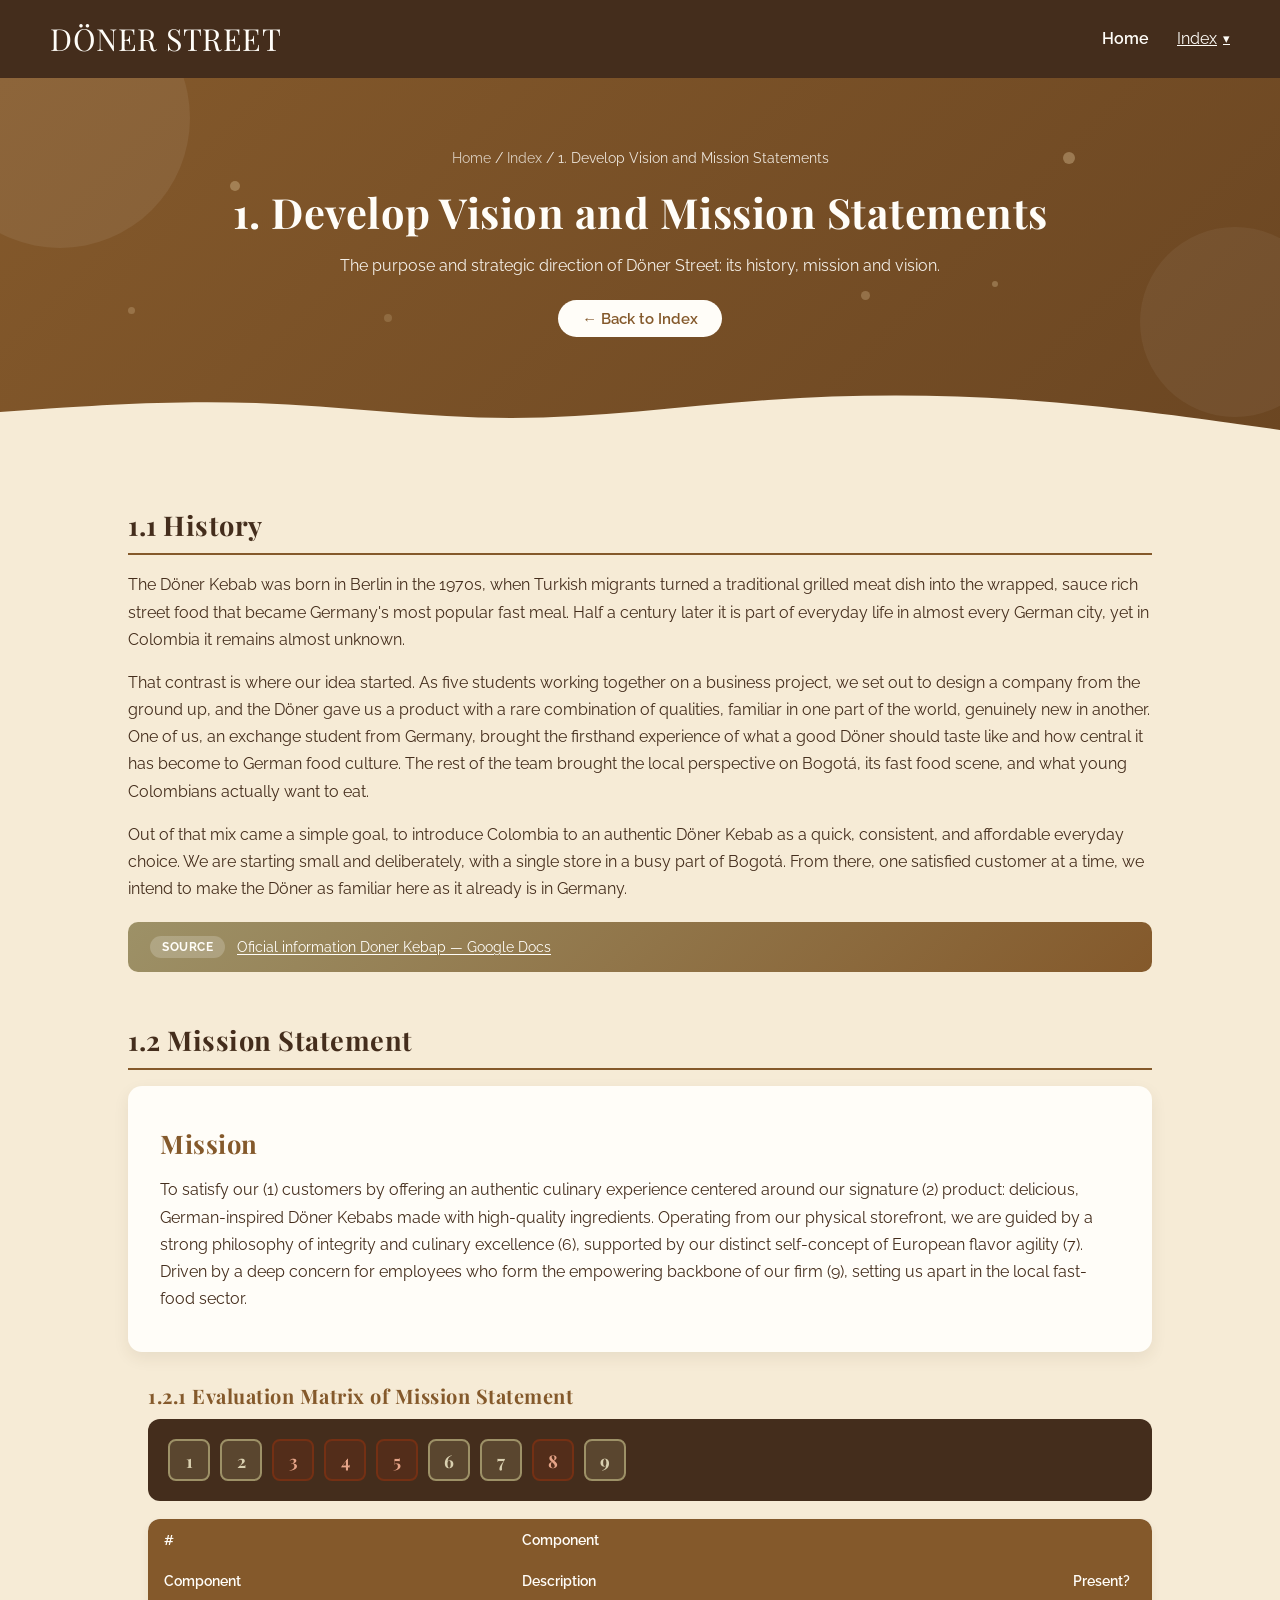
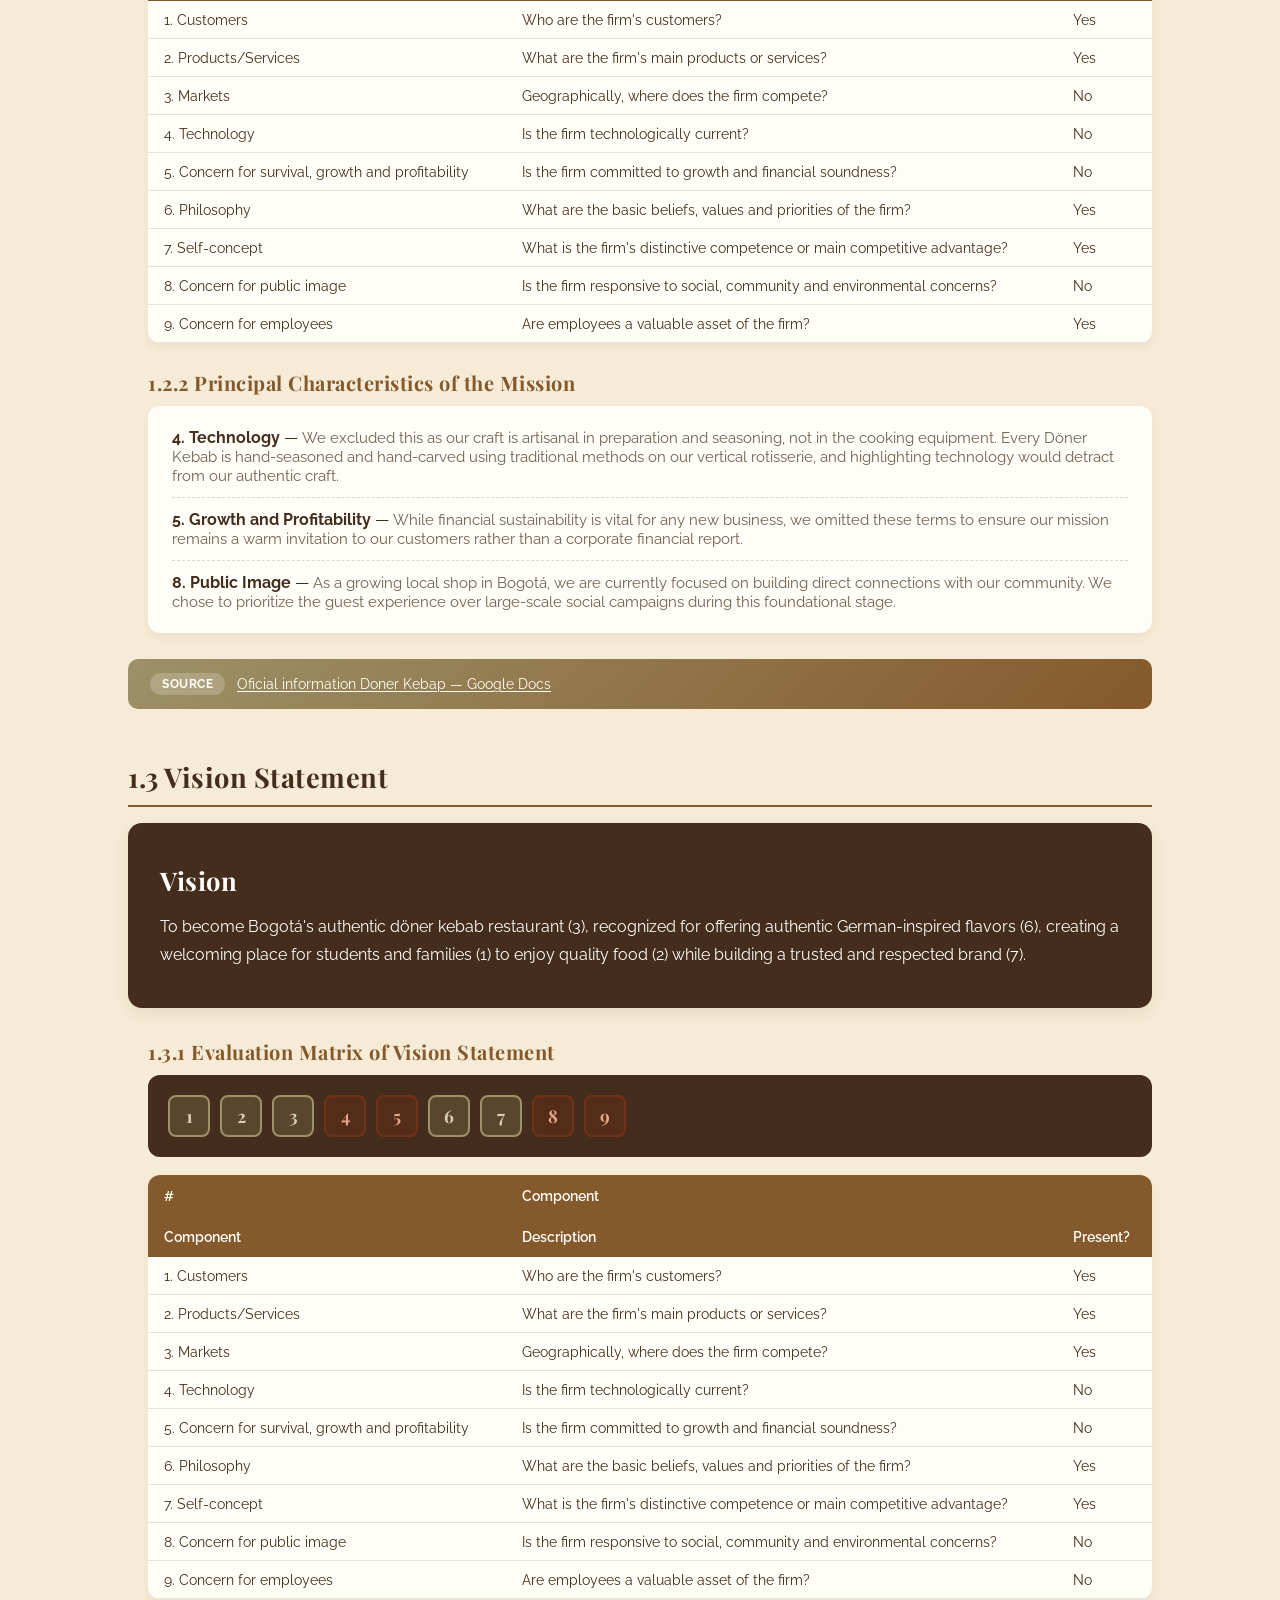
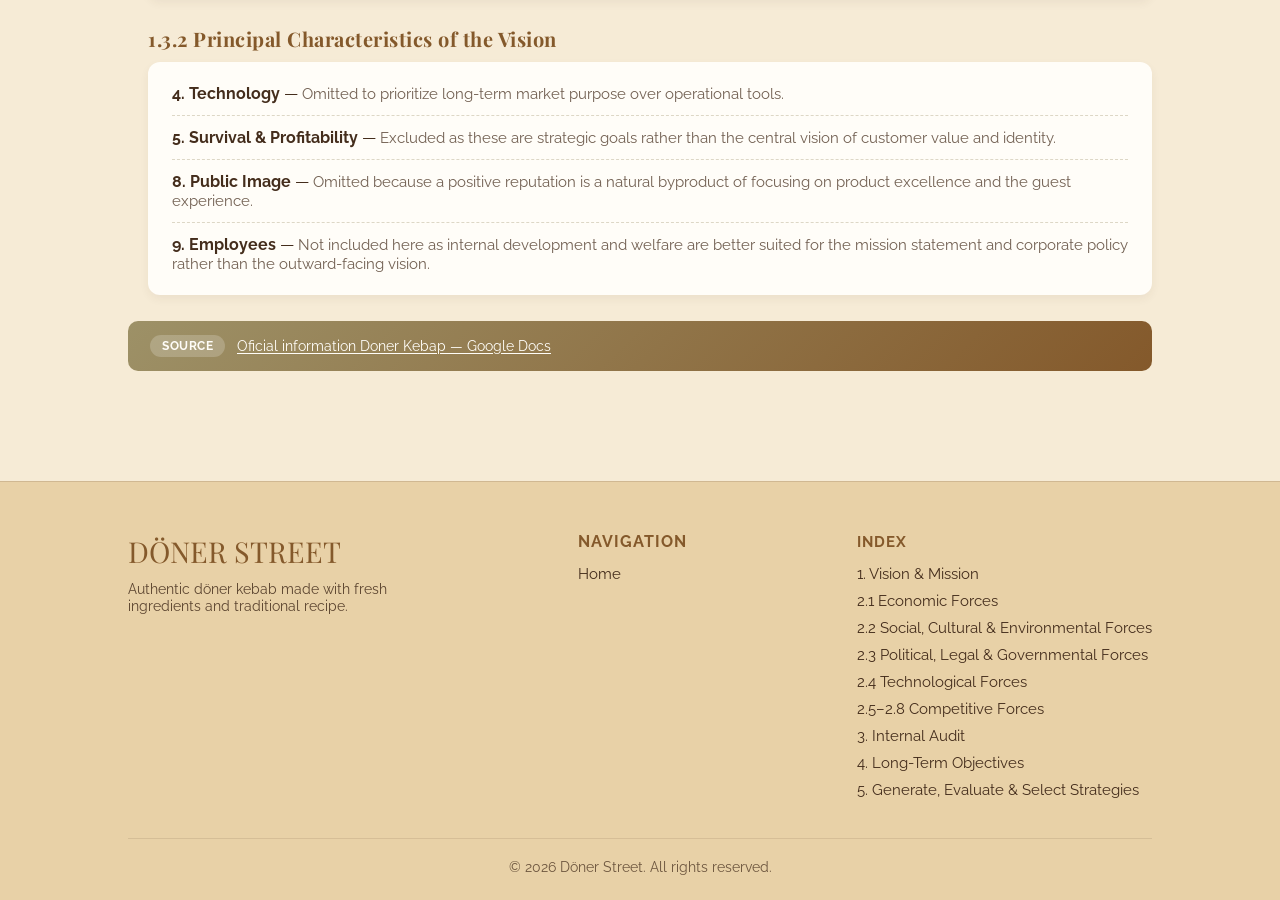
<file: mision-vision.html>
<!DOCTYPE html>
<html lang="en">

<head>
    <meta charset="UTF-8">
    <meta name="viewport" content="width=device-width, initial-scale=1.0">
    <title>1. Develop Vision and Mission Statements - Döner Street</title>

    <link rel="stylesheet" href="css/base.css">
    <link rel="stylesheet" href="css/paginas.css">
    <link href="https://fonts.googleapis.com/css2?family=Playfair+Display:wght@600;700&family=Raleway:wght@300;400;500;600&display=swap"
        rel="stylesheet">
</head>

<body>

    <header class="navbar">
        <div class="logo"><a href="index.html">DÖNER STREET</a></div>
        <nav>
            <a href="index.html">Home</a>

            <div class="dropdown">
                <a href="sitemap.html" class="dropdown-toggle">Index</a>
                <div class="dropdown-menu">
                    <span class="dd-chapter">1. Vision &amp; Mission</span>
                    <a href="mision-vision.html">1. Vision &amp; Mission</a>
                    <a href="mision-vision.html#section-1-1" class="dd-l3">1.1 History</a>
                    <a href="mision-vision.html#section-1-2" class="dd-l3">1.2 Mission Statement</a>
                    <a href="mision-vision.html#section-1-3" class="dd-l3">1.3 Vision Statement</a>

                    <span class="dd-chapter">2. External Audit</span>
                    <a href="fuerzas-economicas.html">2.1 Economic Forces</a>
                    <a href="fuerzas-sociales.html">2.2 Social, Cultural &amp; Environmental Forces</a>
                    <a href="fuerzas-legales.html">2.3 Political, Legal &amp; Governmental Forces</a>
                    <a href="fuerzas-tecnologicas.html">2.4 Technological Forces</a>
                    <a href="fuerzas-competitivas.html#section-2-5">2.5&ndash;2.8 Competitive Forces</a>
                    <a href="fuerzas-competitivas.html#section-2-6" class="dd-l3">2.6 Porter's Five Forces</a>
                    <a href="fuerzas-competitivas.html#section-2-7" class="dd-l3">2.7 EFE Matrix</a>
                    <a href="fuerzas-competitivas.html#section-2-8" class="dd-l3">2.8 CPM</a>

                    <span class="dd-chapter">3. Internal Audit</span>
                    <a href="auditoria-interna.html">3. Internal Audit</a>
                    <a href="auditoria-interna.html#section-3-3" class="dd-l3">3.3 Management</a>
                    <a href="auditoria-interna.html#section-3-4" class="dd-l3">3.4 Marketing</a>
                    <a href="auditoria-interna.html#section-3-5" class="dd-l3">3.5 Finance/Accounting</a>
                    <a href="auditoria-interna.html#section-3-6" class="dd-l3">3.6 Production/Operations</a>
                    <a href="auditoria-interna.html#section-3-7" class="dd-l3">3.7 Research &amp; Development</a>
                    <a href="auditoria-interna.html#section-3-8" class="dd-l3">3.8 Management Information Systems</a>
                    <a href="auditoria-interna.html#section-3-9" class="dd-l3">3.9 IFE Matrix</a>

                    <span class="dd-chapter">4. Long-Term Objectives</span>
                    <a href="objetivos-estrategias.html">4. Establish Long-Term Objectives</a>
                    <a href="objetivos-estrategias.html#section-4-1" class="dd-l3">4.1 Long-Term Objectives</a>
                    <a href="objetivos-estrategias.html#section-4-2" class="dd-l3">4.2 Annual Objectives</a>
                    <a href="objetivos-estrategias.html#section-4-3" class="dd-l3">4.3 Gantt</a>
                    <a href="objetivos-estrategias.html#section-4-4" class="dd-l3">4.4 Balanced Scorecard</a>
                    <a href="objetivos-estrategias.html#section-4-5" class="dd-l3">4.5 Financial &amp; Strategic Objectives</a>
                    <a href="objetivos-estrategias.html#section-4-6" class="dd-l3">4.6 Type of Strategy</a>
                    <a href="objetivos-estrategias.html#section-4-8" class="dd-l3">4.8 Porter's Five Generic Strategies</a>

                    <span class="dd-chapter">5. Generate, Evaluate &amp; Select Strategies</span>
                    <a href="seleccion-estrategias.html">5. Generate, Evaluate, and Select Strategies</a>
                    <a href="seleccion-estrategias.html#section-5-1" class="dd-l3">5.1 Input Stage</a>
                    <a href="seleccion-estrategias.html#section-5-2" class="dd-l3">5.2 Matching Stage</a>
                    <a href="seleccion-estrategias.html#section-5-2-1" class="dd-l3">5.2.1 SWOT Matrix</a>
                    <a href="seleccion-estrategias.html#section-5-3" class="dd-l3">5.3 Decision Stage (QSPM)</a>

                    <a href="sitemap.html" class="dd-viewall">View Full Index &rarr;</a>
                </div>
            </div>
        </nav>
    </header>

    <section class="pagina-hero">
        <div class="bg-shape shape-1"></div>
        <div class="bg-shape shape-2"></div>
        <div class="bg-dot dot-1"></div>
        <div class="bg-dot dot-2"></div>
        <div class="bg-dot dot-3"></div>
        <div class="bg-dot dot-4"></div>
        <div class="bg-dot dot-5"></div>
        <div class="bg-dot dot-6"></div>
        <p class="breadcrumb"><a href="index.html">Home</a> / <a href="sitemap.html">Index</a> / 1. Develop Vision and Mission Statements</p>
        <h1>1. Develop Vision and Mission Statements</h1>
        <p>The purpose and strategic direction of Döner Street: its history, mission and vision.</p>
        <a href="sitemap.html" class="btn-volver-index">&larr; Back to Index</a>
       <div class="wave-container">
            <svg class="wave" xmlns="http://www.w3.org/2000/svg" viewBox="0 0 1440 320" preserveAspectRatio="none" aria-hidden="true">
                <path fill-opacity="1" d="M0,192L48,181.3C96,171,192,149,288,160C384,171,480,213,576,213.3C672,213,768,171,864,149.3C960,128,1056,128,1152,149.3C1248,171,1344,213,1392,234.6L1440,256L1440,320L1392,320C1344,320,1248,320,1152,320C1056,320,960,320,864,320C768,320,672,320,576,320C480,320,384,320,288,320C192,320,96,320,48,320L0,320Z"></path>
            </svg>
        </div>
    </section>

    <main class="contenido-pagina">
        <div class="seccion" id="section-1-1">
            <h2>1.1 History</h2>
            <p>The Döner Kebab was born in Berlin in the 1970s, when Turkish migrants turned a traditional
                grilled meat dish into the wrapped, sauce rich street food that became Germany's most popular
                fast meal. Half a century later it is part of everyday life in almost every German city, yet
                in Colombia it remains almost unknown.</p>
            <p>That contrast is where our idea started. As five students working together on a business
                project, we set out to design a company from the ground up, and the Döner gave us a product
                with a rare combination of qualities, familiar in one part of the world, genuinely new in
                another. One of us, an exchange student from Germany, brought the firsthand experience of
                what a good Döner should taste like and how central it has become to German food culture. The
                rest of the team brought the local perspective on Bogotá, its fast food scene, and what young
                Colombians actually want to eat.</p>
            <p>Out of that mix came a simple goal, to introduce Colombia to an authentic Döner Kebab as a
                quick, consistent, and affordable everyday choice. We are starting small and deliberately,
                with a single store in a busy part of Bogotá. From there, one satisfied customer at a time, we
                intend to make the Döner as familiar here as it already is in Germany.</p>
        <div class="fuente-info">
            <span class="fuente-label">Source</span>
            <a href="https://docs.google.com/document/d/18-S_X9tg8fWJk_uyO3AggzhzZc9vcRsyRou2oM_zB8o/edit" target="_blank" rel="noopener">Oficial information Doner Kebap &mdash; Google Docs</a>
        </div>
        </div>

        <div class="seccion" id="section-1-2">
            <h2>1.2 Mission Statement</h2>
            <div class="bloques-mv" style="margin-bottom:30px;">
                <div class="bloque-mv">
                    <h3>Mission</h3>
                    <p>To satisfy our (1) customers by offering an authentic culinary experience centered
                        around our signature (2) product: delicious, German-inspired Döner Kebabs made with
                        high-quality ingredients. Operating from our physical storefront, we are guided by a
                        strong philosophy of integrity and culinary excellence (6), supported by our distinct
                        self-concept of European flavor agility (7). Driven by a deep concern for employees
                        who form the empowering backbone of our firm (9), setting us apart in the local
                        fast-food sector.</p>
                </div>
            </div>

            <div class="subseccion" id="section-1-2-1">
                <h3>1.2.1 Evaluation Matrix of Mission Statement</h3>
        <div class="matrix-badges">
            <span class="badge badge-yes">1</span>
            <span class="badge badge-yes">2</span>
            <span class="badge badge-no">3</span>
            <span class="badge badge-no">4</span>
            <span class="badge badge-no">5</span>
            <span class="badge badge-yes">6</span>
            <span class="badge badge-yes">7</span>
            <span class="badge badge-no">8</span>
            <span class="badge badge-yes">9</span>
        </div>
        <div class="matrix-table-wrap">
            <table class="matrix-table">
                <thead>
                    <tr><th>#</th><th colspan="2">Component</th></tr>
                    <tr><th>Component</th><th>Description</th><th>Present?</th></tr>
                </thead>
                <tbody>
                <tr><td>1. Customers</td><td>Who are the firm's customers?</td><td>Yes</td></tr>
                <tr><td>2. Products/Services</td><td>What are the firm's main products or services?</td><td>Yes</td></tr>
                <tr><td>3. Markets</td><td>Geographically, where does the firm compete?</td><td>No</td></tr>
                <tr><td>4. Technology</td><td>Is the firm technologically current?</td><td>No</td></tr>
                <tr><td>5. Concern for survival, growth and profitability</td><td>Is the firm committed to growth and financial soundness?</td><td>No</td></tr>
                <tr><td>6. Philosophy</td><td>What are the basic beliefs, values and priorities of the firm?</td><td>Yes</td></tr>
                <tr><td>7. Self-concept</td><td>What is the firm's distinctive competence or main competitive advantage?</td><td>Yes</td></tr>
                <tr><td>8. Concern for public image</td><td>Is the firm responsive to social, community and environmental concerns?</td><td>No</td></tr>
                <tr><td>9. Concern for employees</td><td>Are employees a valuable asset of the firm?</td><td>Yes</td></tr>
                </tbody>
            </table>
        </div>

            </div>

            <div class="subseccion" id="section-1-2-2">
                <h3>1.2.2 Principal Characteristics of the Mission</h3>
        <ul class="check-list">
            <li><strong>4. Technology</strong> &mdash; <span class="muted">We excluded this as our craft is artisanal in preparation and seasoning, not in the cooking equipment. Every Döner Kebab is hand-seasoned and hand-carved using traditional methods on our vertical rotisserie, and highlighting technology would detract from our authentic craft.</span></li>
            <li><strong>5. Growth and Profitability</strong> &mdash; <span class="muted">While financial sustainability is vital for any new business, we omitted these terms to ensure our mission remains a warm invitation to our customers rather than a corporate financial report.</span></li>
            <li><strong>8. Public Image</strong> &mdash; <span class="muted">As a growing local shop in Bogotá, we are currently focused on building direct connections with our community. We chose to prioritize the guest experience over large-scale social campaigns during this foundational stage.</span></li>
        </ul>

            </div>
        <div class="fuente-info">
            <span class="fuente-label">Source</span>
            <a href="https://docs.google.com/document/d/18-S_X9tg8fWJk_uyO3AggzhzZc9vcRsyRou2oM_zB8o/edit" target="_blank" rel="noopener">Oficial information Doner Kebap &mdash; Google Docs</a>
        </div>
        </div>

        <div class="seccion" id="section-1-3">
            <h2>1.3 Vision Statement</h2>
            <div class="bloques-mv" style="margin-bottom:30px;">
                <div class="bloque-mv acento">
                    <h3>Vision</h3>
                    <p>To become Bogotá's authentic döner kebab restaurant (3), recognized for offering
                        authentic German-inspired flavors (6), creating a welcoming place for students and
                        families (1) to enjoy quality food (2) while building a trusted and respected brand
                        (7).</p>
                </div>
            </div>

            <div class="subseccion" id="section-1-3-1">
                <h3>1.3.1 Evaluation Matrix of Vision Statement</h3>
        <div class="matrix-badges">
            <span class="badge badge-yes">1</span>
            <span class="badge badge-yes">2</span>
            <span class="badge badge-yes">3</span>
            <span class="badge badge-no">4</span>
            <span class="badge badge-no">5</span>
            <span class="badge badge-yes">6</span>
            <span class="badge badge-yes">7</span>
            <span class="badge badge-no">8</span>
            <span class="badge badge-no">9</span>
        </div>
        <div class="matrix-table-wrap">
            <table class="matrix-table">
                <thead>
                    <tr><th>#</th><th colspan="2">Component</th></tr>
                    <tr><th>Component</th><th>Description</th><th>Present?</th></tr>
                </thead>
                <tbody>
                <tr><td>1. Customers</td><td>Who are the firm's customers?</td><td>Yes</td></tr>
                <tr><td>2. Products/Services</td><td>What are the firm's main products or services?</td><td>Yes</td></tr>
                <tr><td>3. Markets</td><td>Geographically, where does the firm compete?</td><td>Yes</td></tr>
                <tr><td>4. Technology</td><td>Is the firm technologically current?</td><td>No</td></tr>
                <tr><td>5. Concern for survival, growth and profitability</td><td>Is the firm committed to growth and financial soundness?</td><td>No</td></tr>
                <tr><td>6. Philosophy</td><td>What are the basic beliefs, values and priorities of the firm?</td><td>Yes</td></tr>
                <tr><td>7. Self-concept</td><td>What is the firm's distinctive competence or main competitive advantage?</td><td>Yes</td></tr>
                <tr><td>8. Concern for public image</td><td>Is the firm responsive to social, community and environmental concerns?</td><td>No</td></tr>
                <tr><td>9. Concern for employees</td><td>Are employees a valuable asset of the firm?</td><td>No</td></tr>
                </tbody>
            </table>
        </div>

            </div>

            <div class="subseccion" id="section-1-3-2">
                <h3>1.3.2 Principal Characteristics of the Vision</h3>
        <ul class="check-list">
            <li><strong>4. Technology</strong> &mdash; <span class="muted">Omitted to prioritize long-term market purpose over operational tools.</span></li>
            <li><strong>5. Survival &amp; Profitability</strong> &mdash; <span class="muted">Excluded as these are strategic goals rather than the central vision of customer value and identity.</span></li>
            <li><strong>8. Public Image</strong> &mdash; <span class="muted">Omitted because a positive reputation is a natural byproduct of focusing on product excellence and the guest experience.</span></li>
            <li><strong>9. Employees</strong> &mdash; <span class="muted">Not included here as internal development and welfare are better suited for the mission statement and corporate policy rather than the outward-facing vision.</span></li>
        </ul>

            </div>
        <div class="fuente-info">
            <span class="fuente-label">Source</span>
            <a href="https://docs.google.com/document/d/18-S_X9tg8fWJk_uyO3AggzhzZc9vcRsyRou2oM_zB8o/edit" target="_blank" rel="noopener">Oficial information Doner Kebap &mdash; Google Docs</a>
        </div>
        </div>

    </main>

    <footer class="footer">
        <div class="footer-content">
            <div>
                <div class="footer-logo">DÖNER STREET</div>
                <p class="footer-tagline">Authentic döner kebab made with fresh ingredients and traditional
                    recipe.</p>
            </div>
            <div class="footer-col">
                <h4>Navigation</h4>
                <a href="index.html">Home</a>
            </div>
            <div class="footer-col">
                <h4><a href="sitemap.html">Index</a></h4>
                <a href="mision-vision.html">1. Vision &amp; Mission</a>
                <a href="fuerzas-economicas.html">2.1 Economic Forces</a>
                <a href="fuerzas-sociales.html">2.2 Social, Cultural &amp; Environmental Forces</a>
                <a href="fuerzas-legales.html">2.3 Political, Legal &amp; Governmental Forces</a>
                <a href="fuerzas-tecnologicas.html">2.4 Technological Forces</a>
                <a href="fuerzas-competitivas.html">2.5&ndash;2.8 Competitive Forces</a>
                <a href="auditoria-interna.html">3. Internal Audit</a>
                <a href="objetivos-estrategias.html">4. Long-Term Objectives</a>
                <a href="seleccion-estrategias.html">5. Generate, Evaluate &amp; Select Strategies</a>
            </div>
        </div>
        <p class="footer-copy">&copy; 2026 Döner Street. All rights reserved.</p>
    </footer>

</body>

</html>
</file>
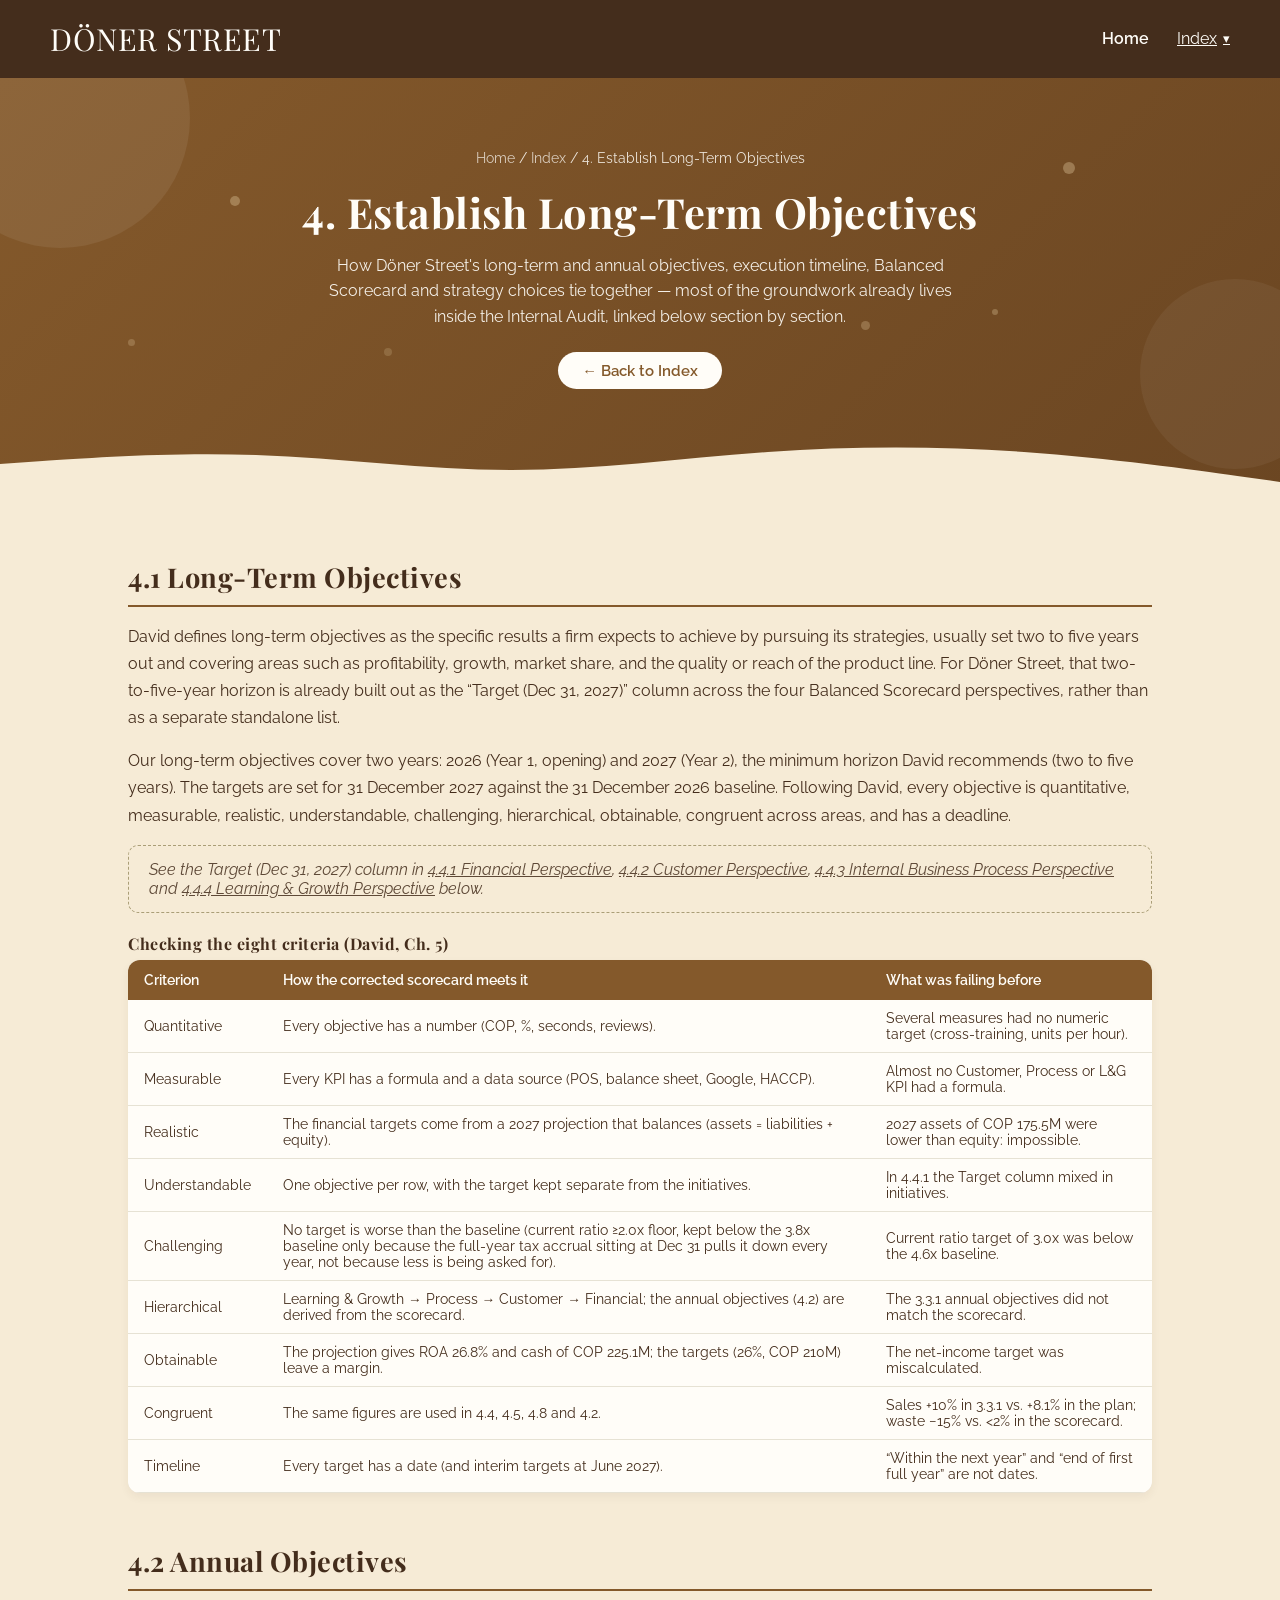
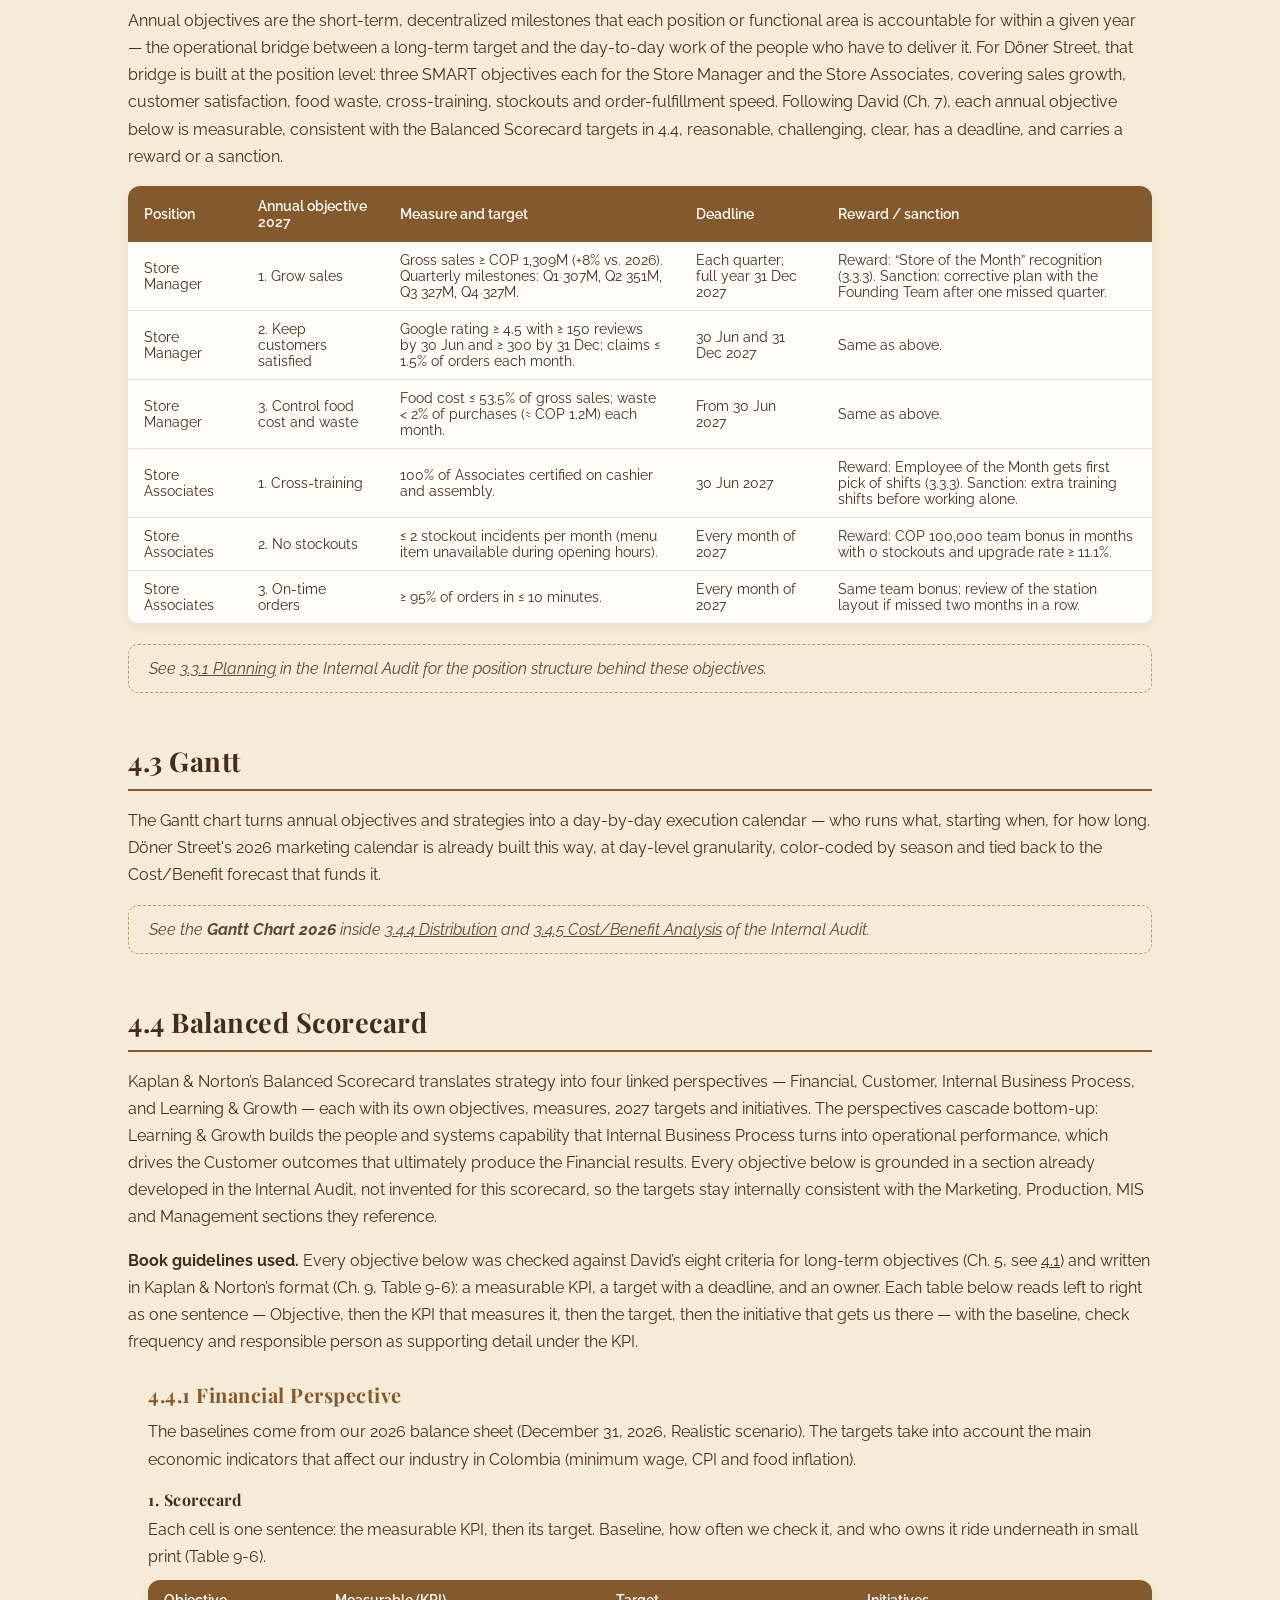
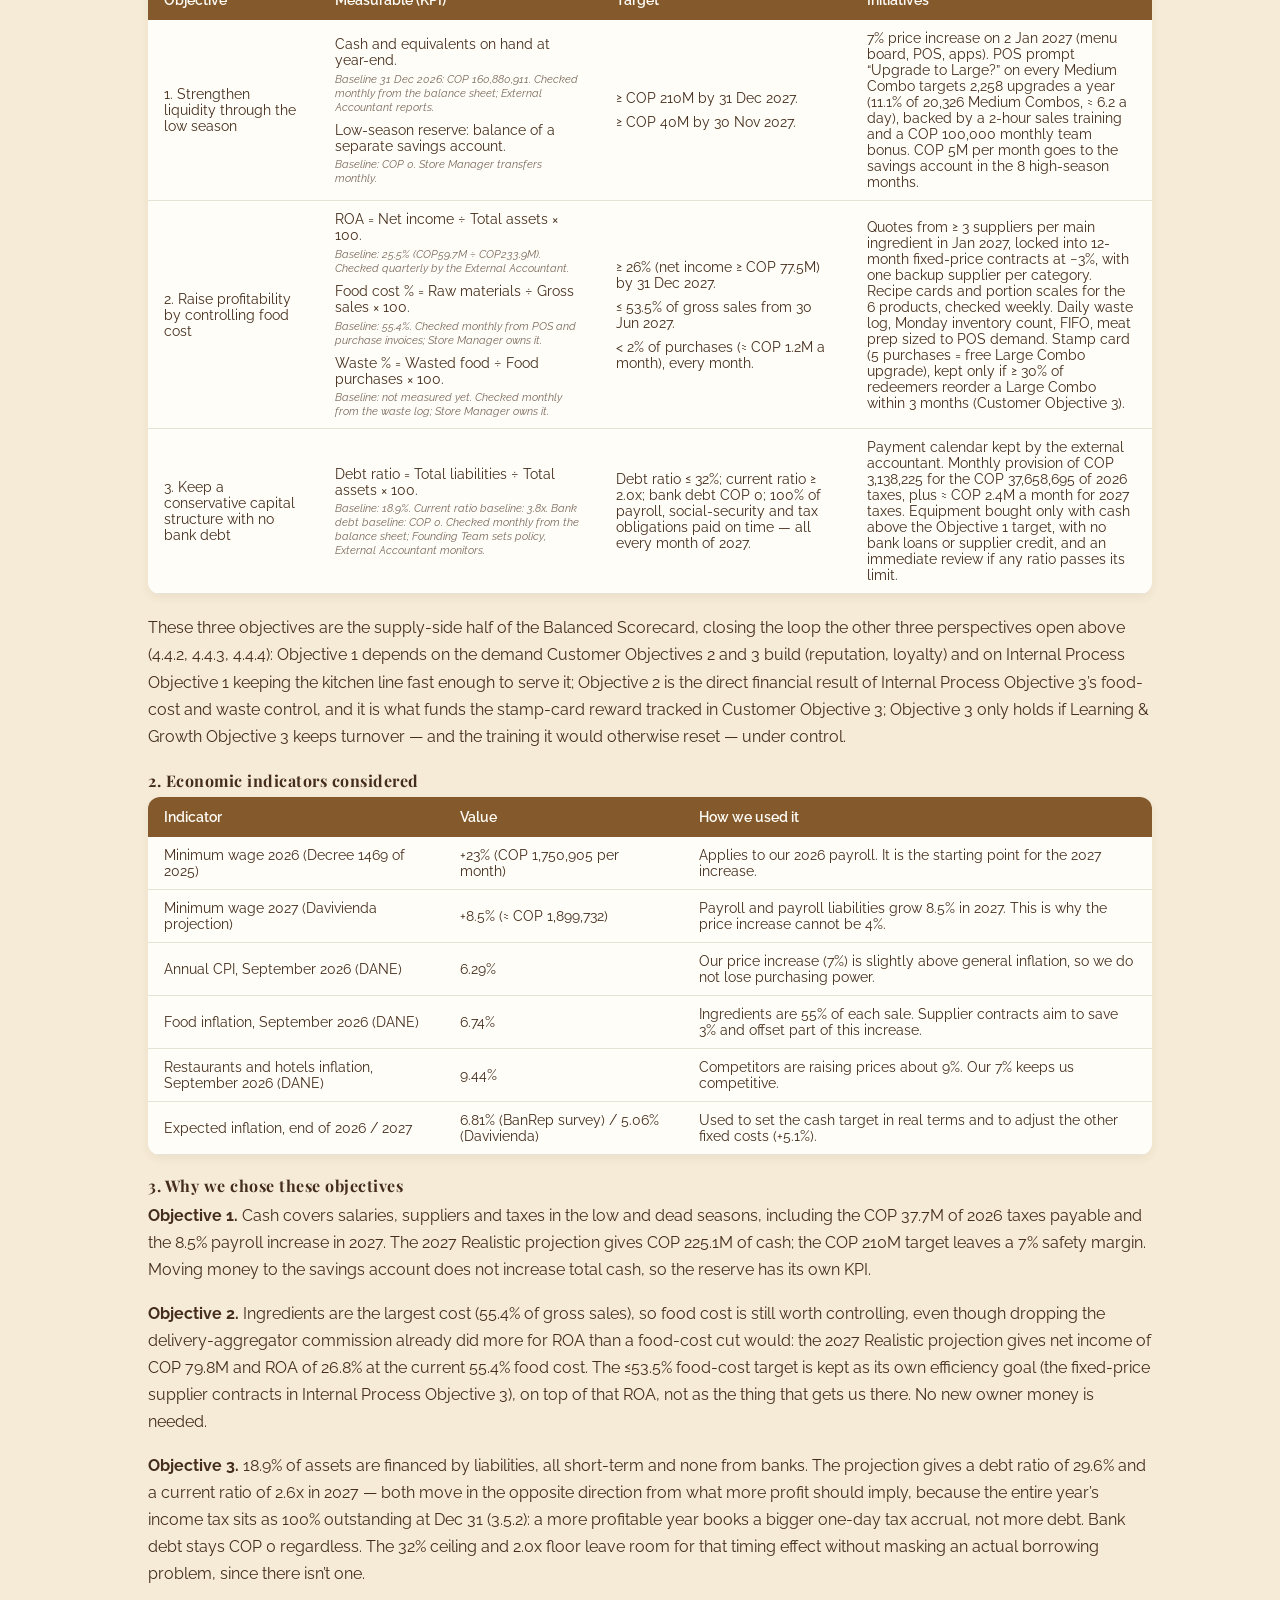
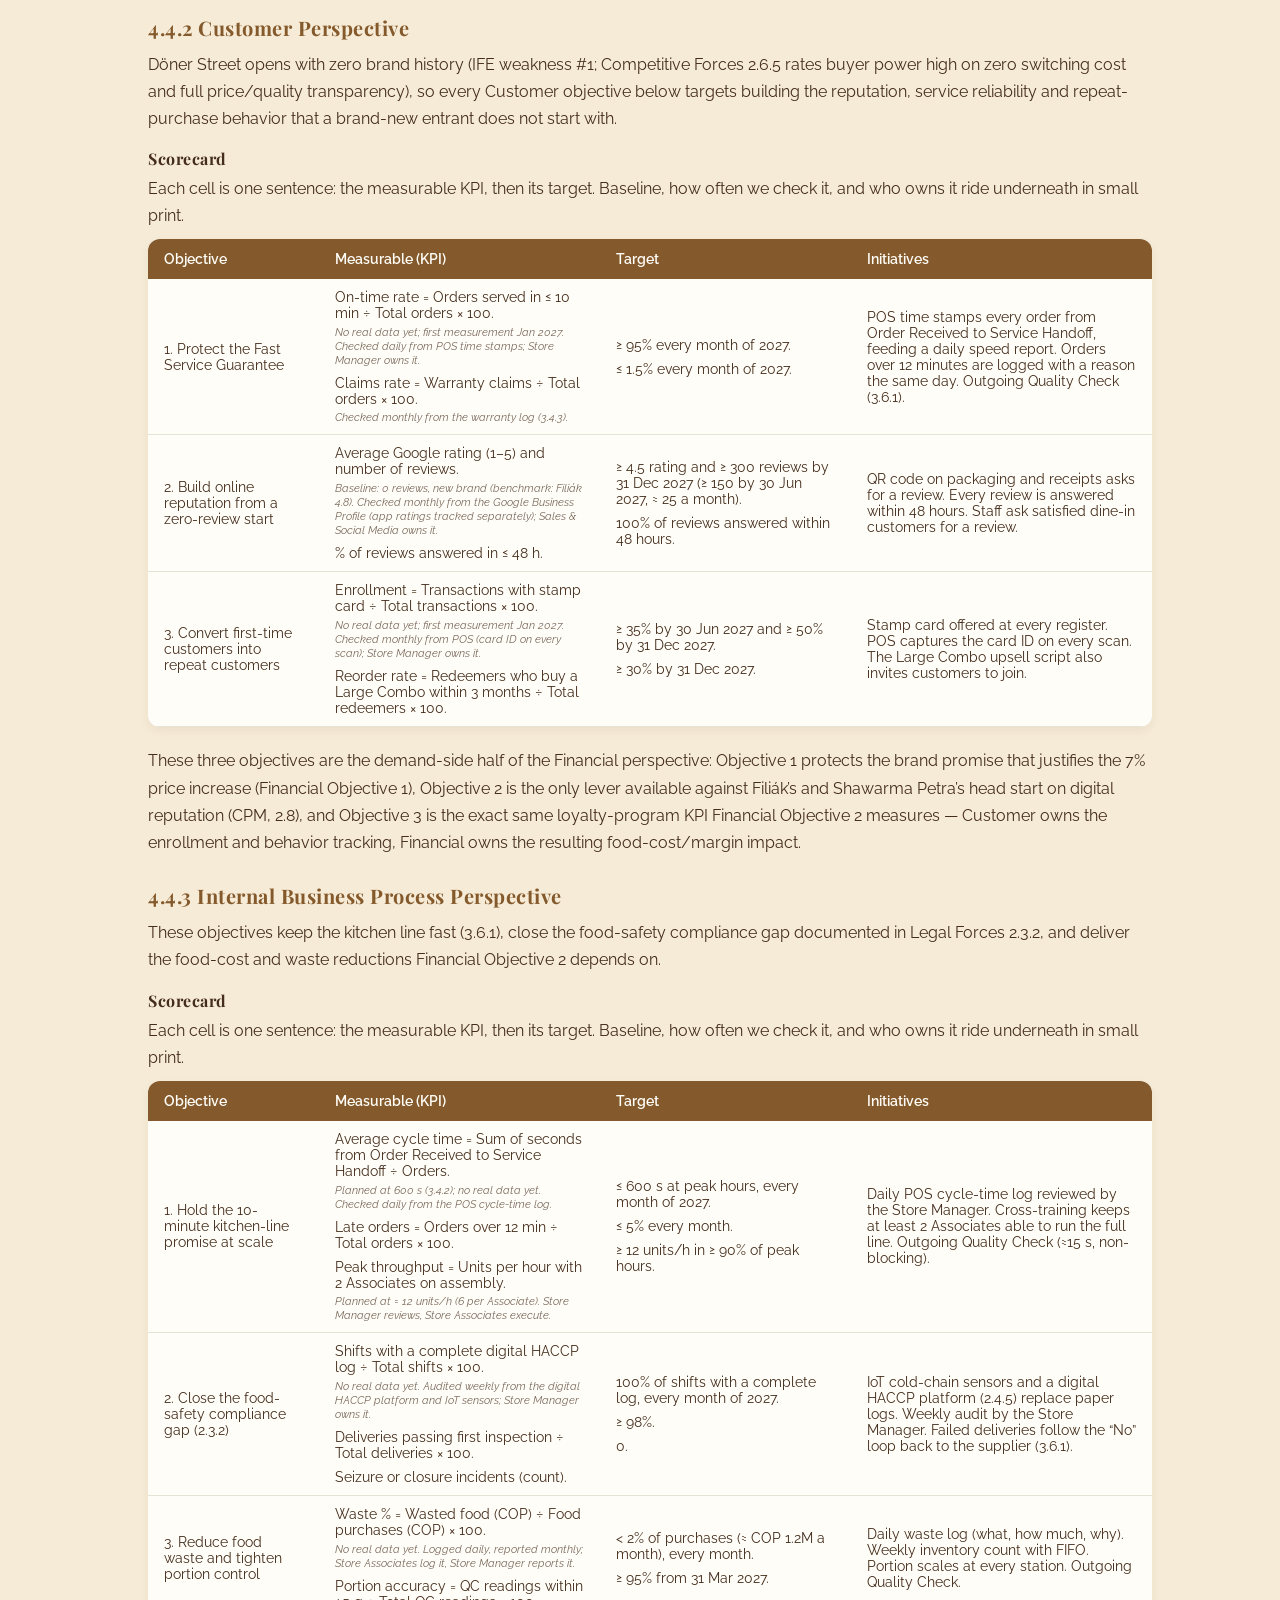
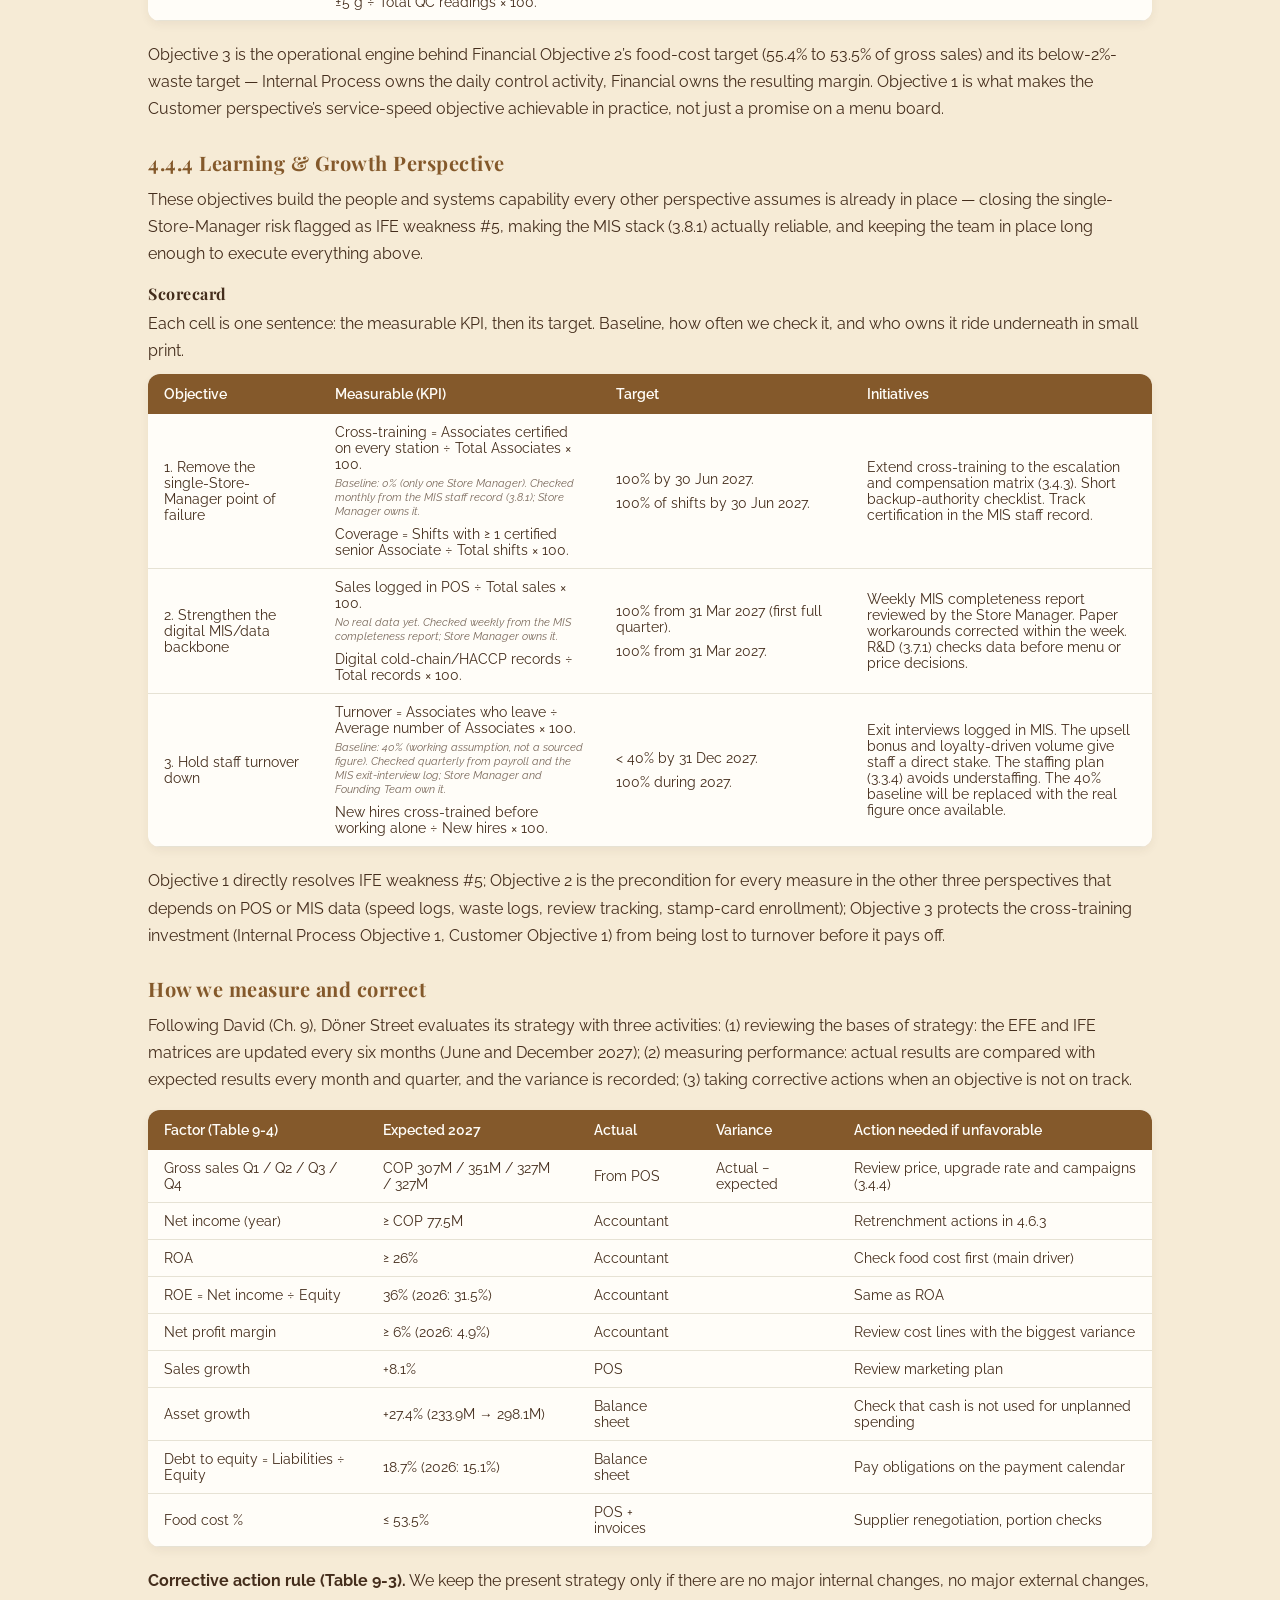
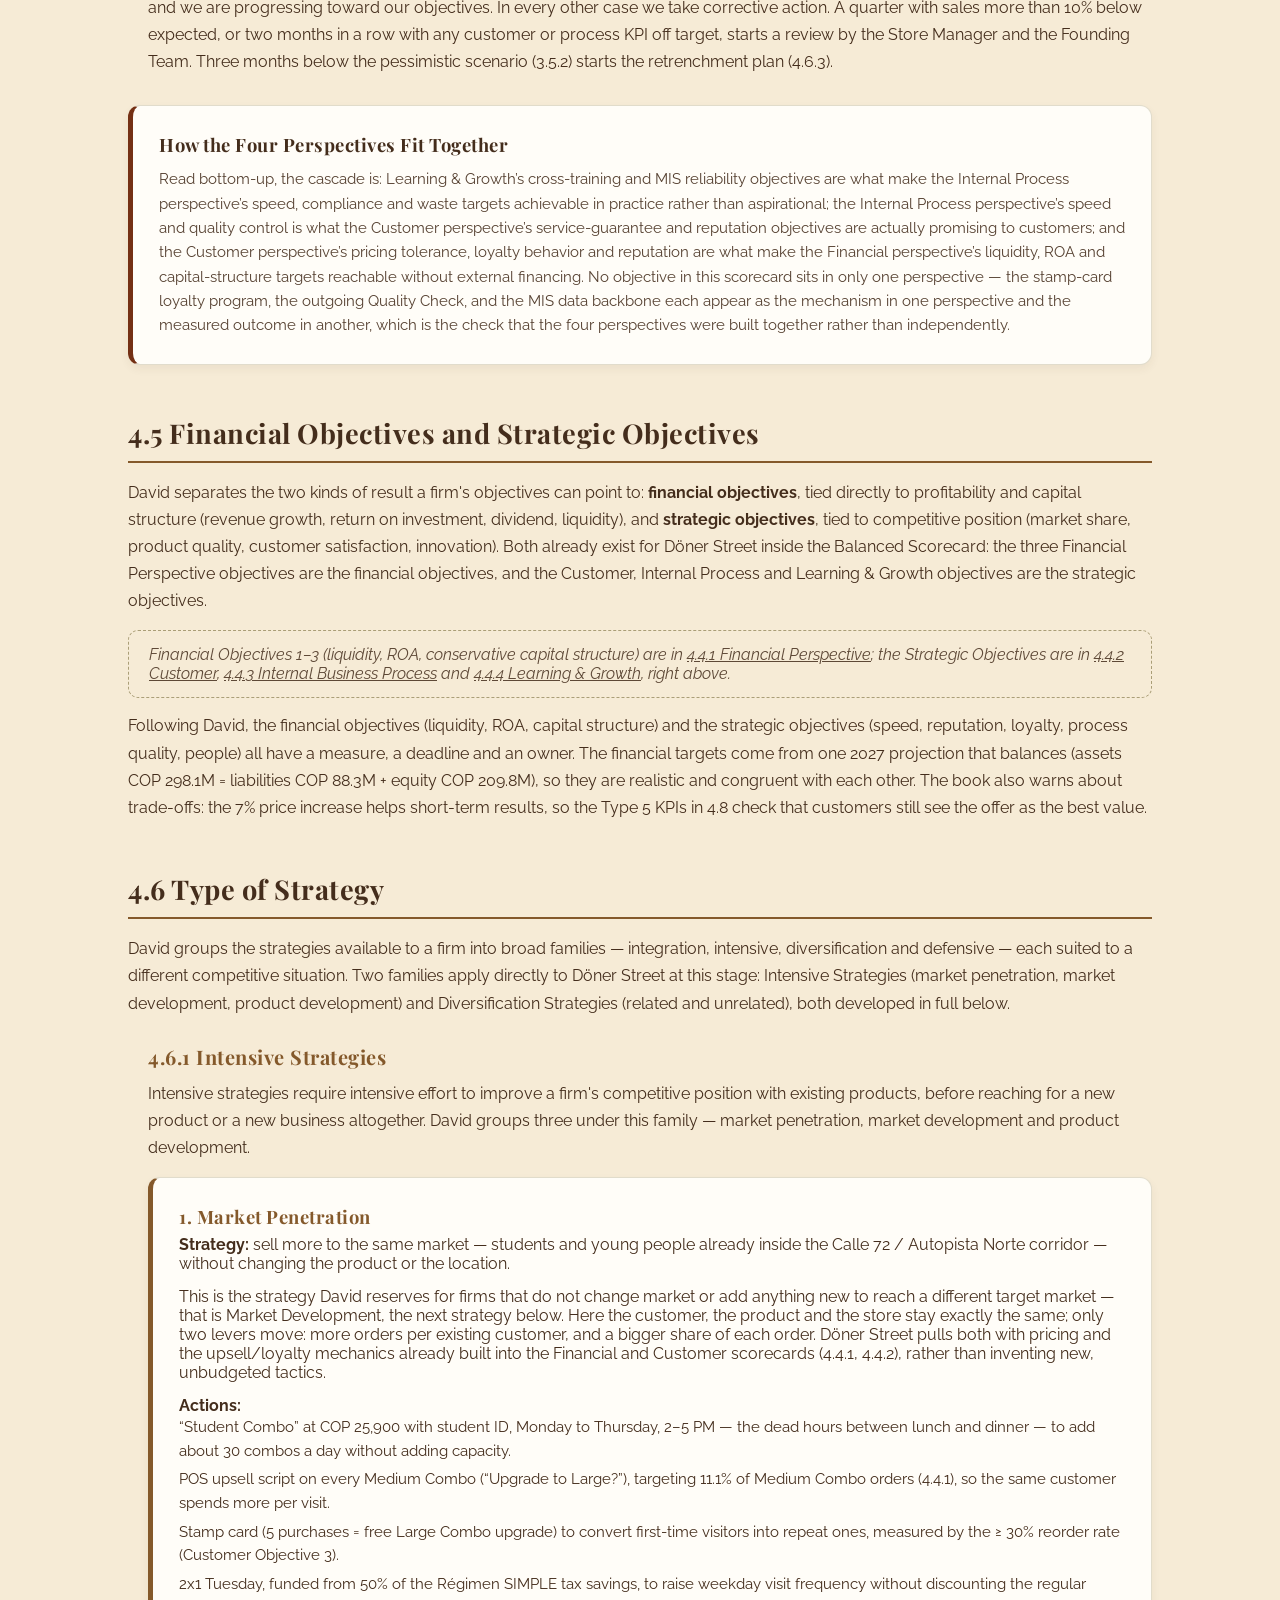
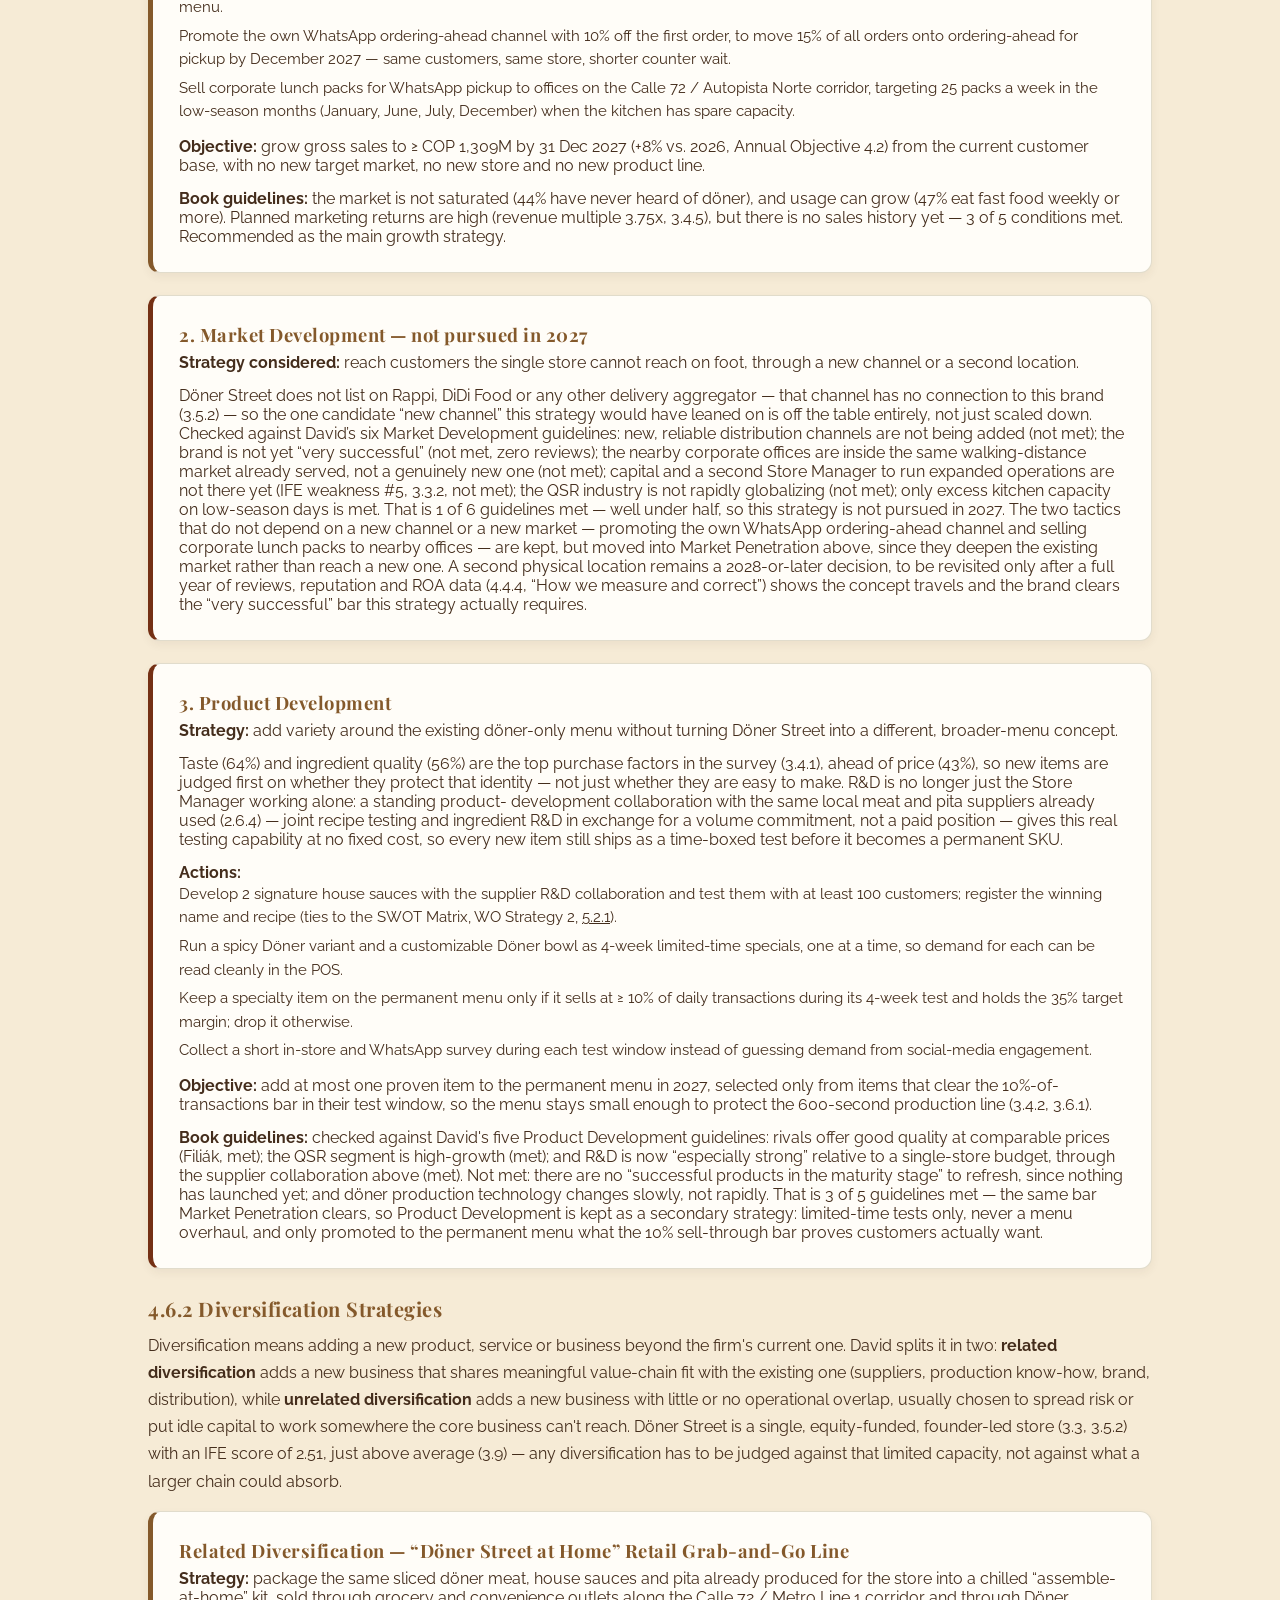
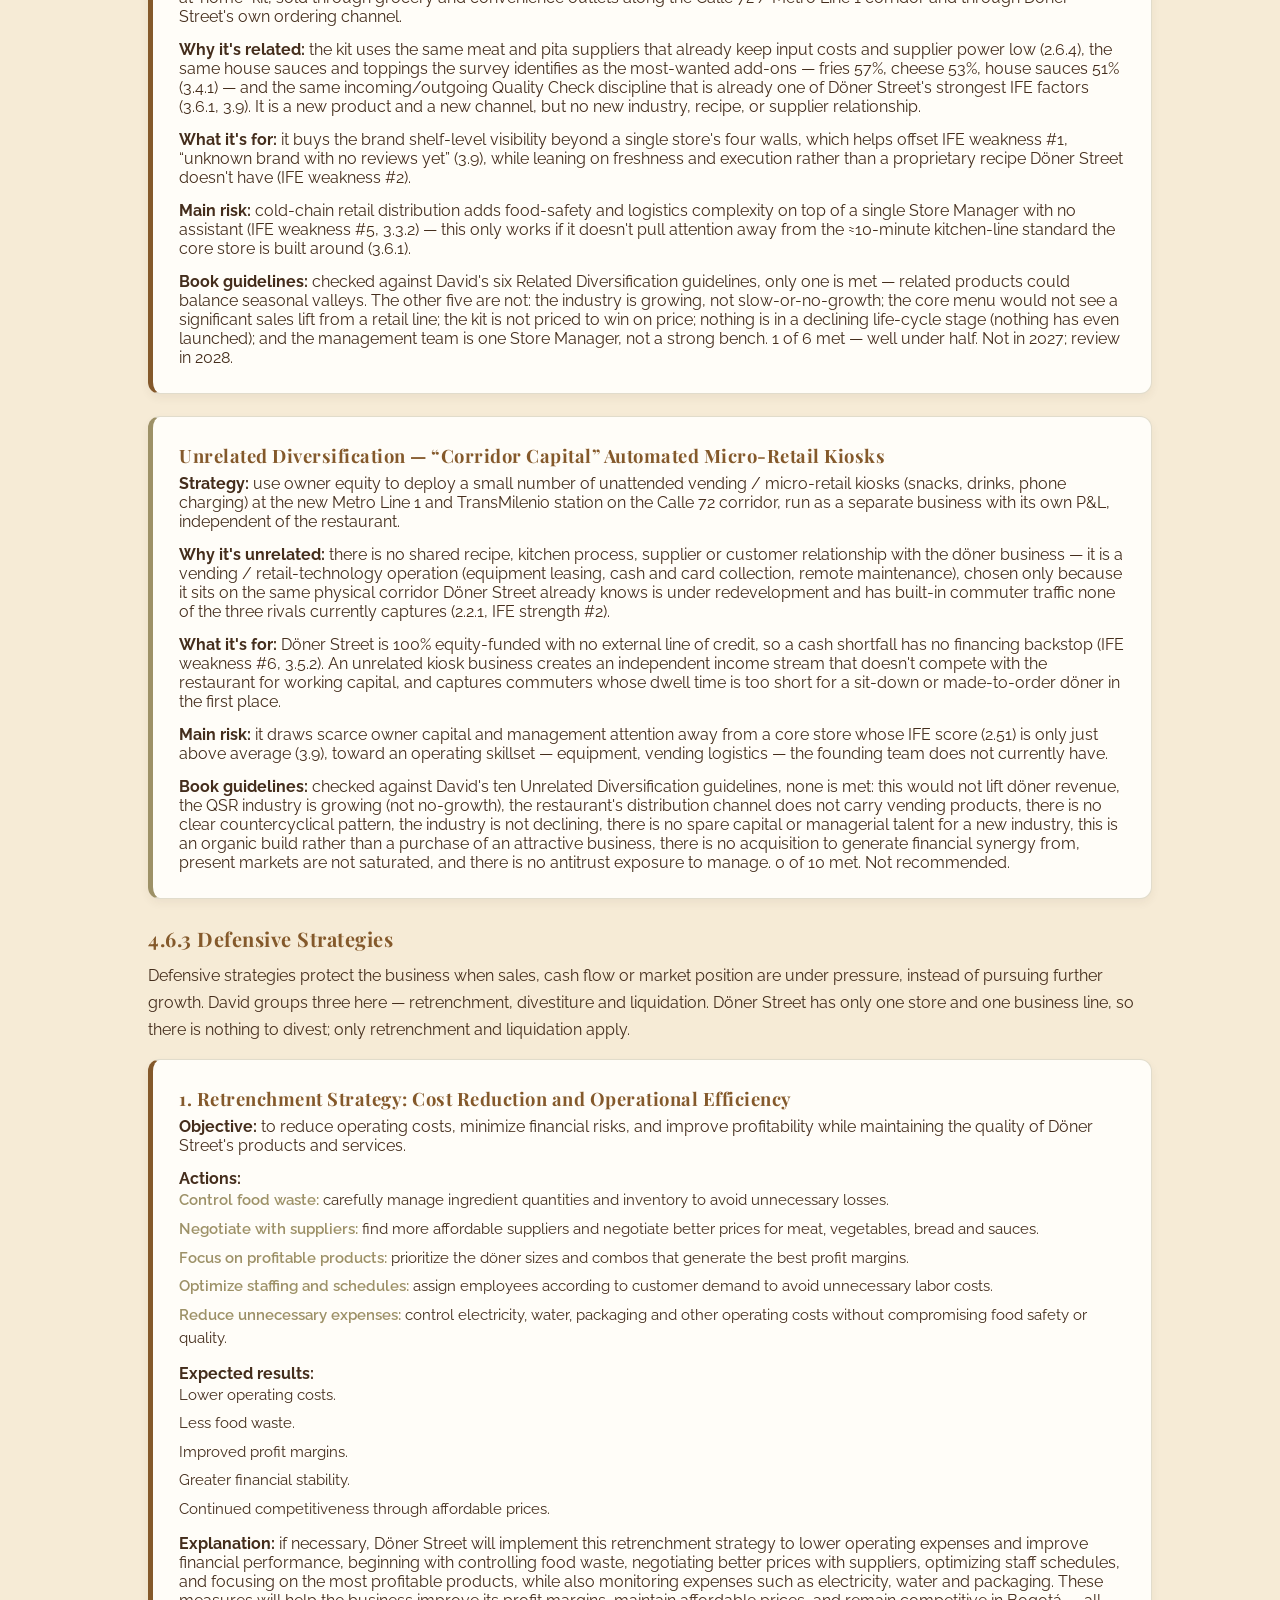
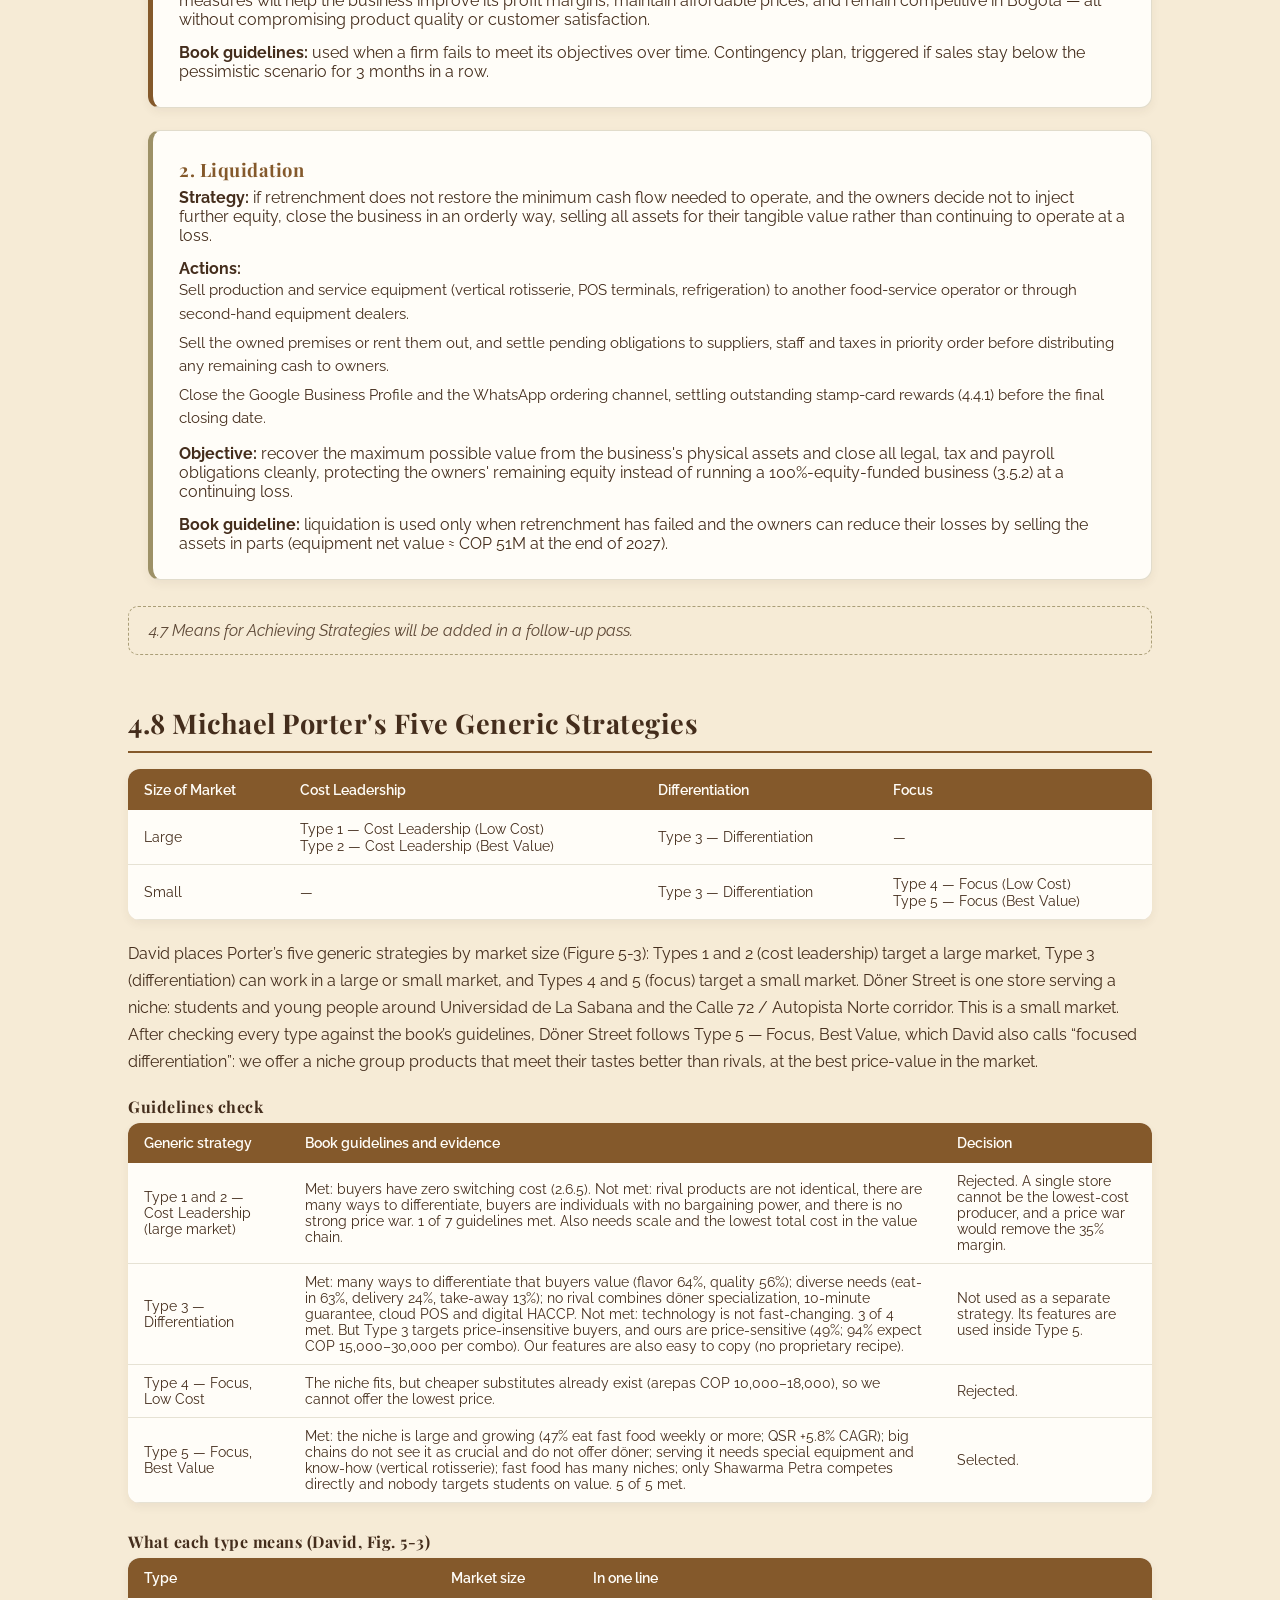
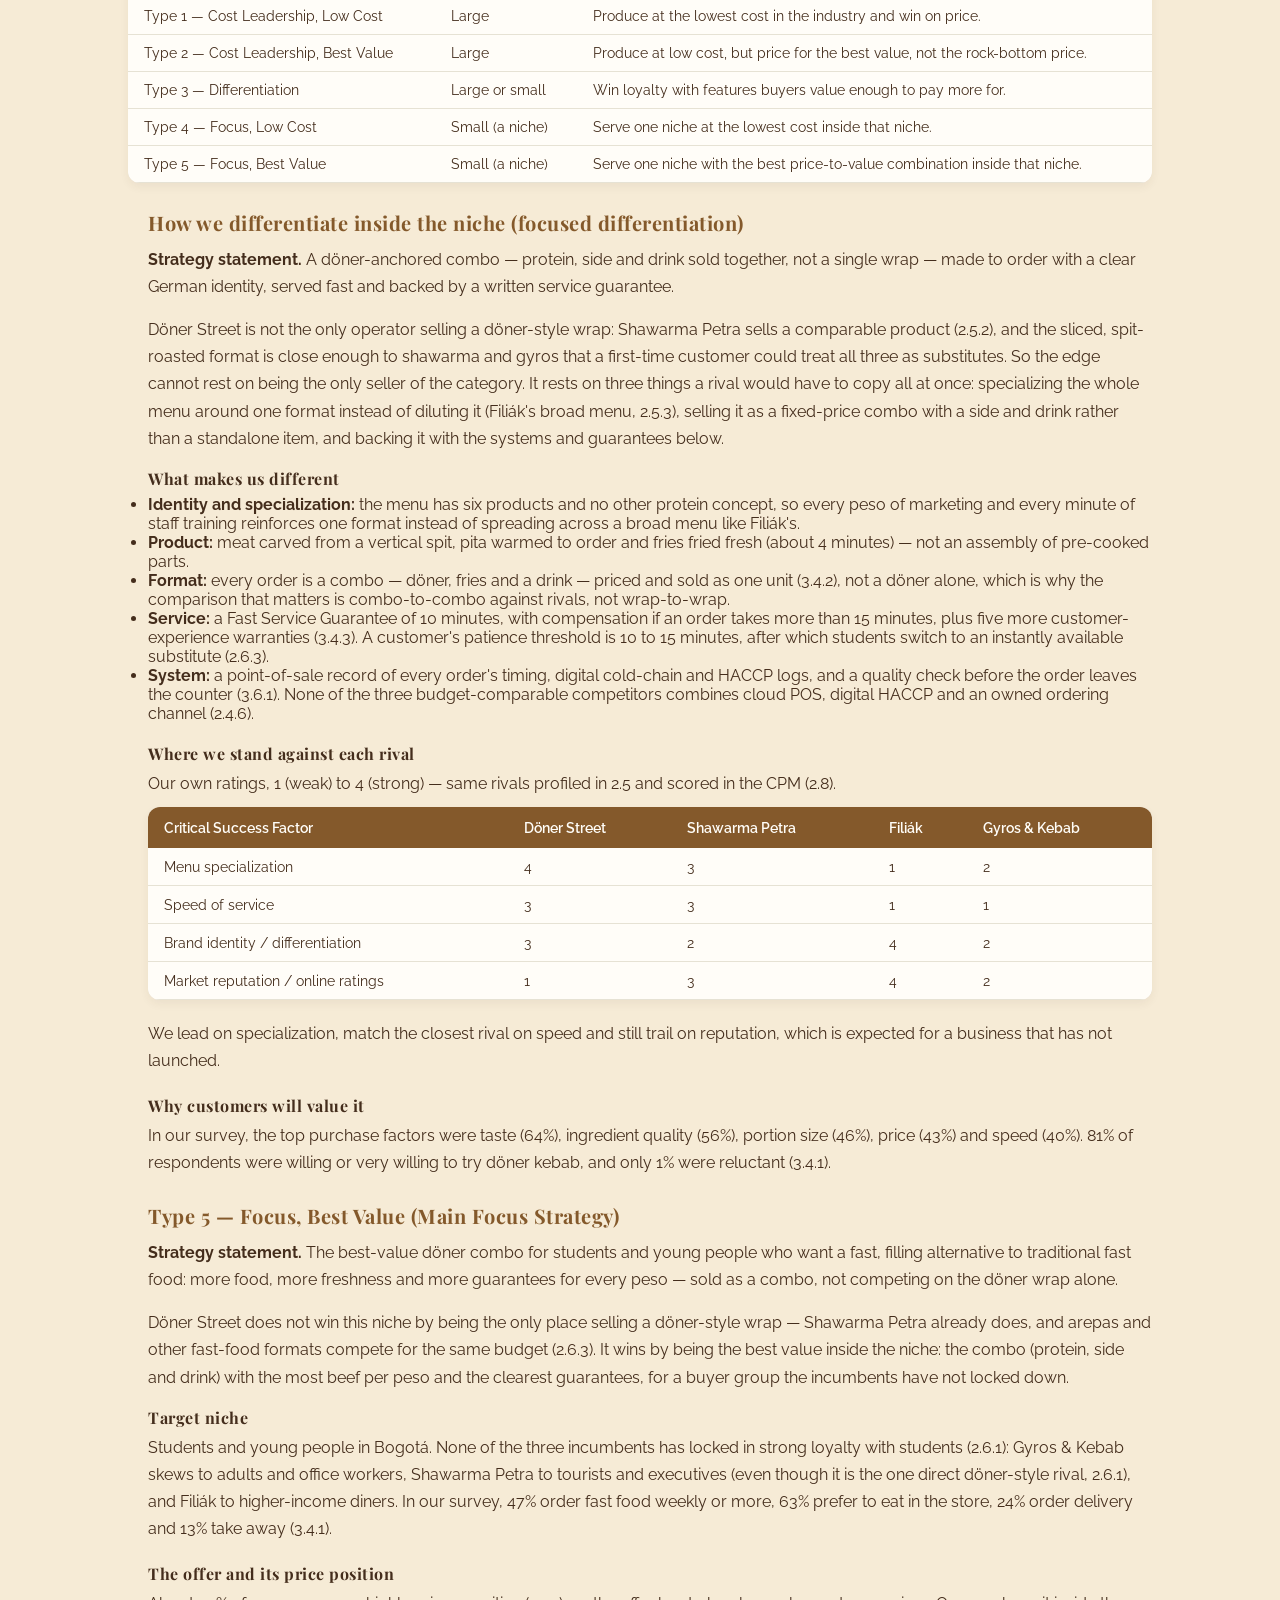
<file: objetivos-estrategias.html>
<!DOCTYPE html>
<html lang="en">

<head>
    <meta charset="UTF-8">
    <meta name="viewport" content="width=device-width, initial-scale=1.0">
    <title>4. Establish Long-Term Objectives - Döner Street</title>

    <link rel="stylesheet" href="css/base.css">
    <link rel="stylesheet" href="css/paginas.css">
    <link href="https://fonts.googleapis.com/css2?family=Playfair+Display:wght@600;700&family=Raleway:wght@300;400;500;600&display=swap"
        rel="stylesheet">
</head>

<body>

    <header class="navbar">
        <div class="logo"><a href="index.html">DÖNER STREET</a></div>
        <nav>
            <a href="index.html">Home</a>

            <div class="dropdown">
                <a href="sitemap.html" class="dropdown-toggle">Index</a>
                <div class="dropdown-menu">
                    <span class="dd-chapter">1. Vision &amp; Mission</span>
                    <a href="mision-vision.html">1. Vision &amp; Mission</a>
                    <a href="mision-vision.html#section-1-1" class="dd-l3">1.1 History</a>
                    <a href="mision-vision.html#section-1-2" class="dd-l3">1.2 Mission Statement</a>
                    <a href="mision-vision.html#section-1-3" class="dd-l3">1.3 Vision Statement</a>

                    <span class="dd-chapter">2. External Audit</span>
                    <a href="fuerzas-economicas.html">2.1 Economic Forces</a>
                    <a href="fuerzas-sociales.html">2.2 Social, Cultural &amp; Environmental Forces</a>
                    <a href="fuerzas-legales.html">2.3 Political, Legal &amp; Governmental Forces</a>
                    <a href="fuerzas-tecnologicas.html">2.4 Technological Forces</a>
                    <a href="fuerzas-competitivas.html#section-2-5">2.5&ndash;2.8 Competitive Forces</a>
                    <a href="fuerzas-competitivas.html#section-2-6" class="dd-l3">2.6 Porter's Five Forces</a>
                    <a href="fuerzas-competitivas.html#section-2-7" class="dd-l3">2.7 EFE Matrix</a>
                    <a href="fuerzas-competitivas.html#section-2-8" class="dd-l3">2.8 CPM</a>

                    <span class="dd-chapter">3. Internal Audit</span>
                    <a href="auditoria-interna.html">3. Internal Audit</a>
                    <a href="auditoria-interna.html#section-3-3" class="dd-l3">3.3 Management</a>
                    <a href="auditoria-interna.html#section-3-4" class="dd-l3">3.4 Marketing</a>
                    <a href="auditoria-interna.html#section-3-5" class="dd-l3">3.5 Finance/Accounting</a>
                    <a href="auditoria-interna.html#section-3-6" class="dd-l3">3.6 Production/Operations</a>
                    <a href="auditoria-interna.html#section-3-7" class="dd-l3">3.7 Research &amp; Development</a>
                    <a href="auditoria-interna.html#section-3-8" class="dd-l3">3.8 Management Information Systems</a>
                    <a href="auditoria-interna.html#section-3-9" class="dd-l3">3.9 IFE Matrix</a>

                    <span class="dd-chapter">4. Long-Term Objectives</span>
                    <a href="objetivos-estrategias.html">4. Establish Long-Term Objectives</a>
                    <a href="objetivos-estrategias.html#section-4-1" class="dd-l3">4.1 Long-Term Objectives</a>
                    <a href="objetivos-estrategias.html#section-4-2" class="dd-l3">4.2 Annual Objectives</a>
                    <a href="objetivos-estrategias.html#section-4-3" class="dd-l3">4.3 Gantt</a>
                    <a href="objetivos-estrategias.html#section-4-4" class="dd-l3">4.4 Balanced Scorecard</a>
                    <a href="objetivos-estrategias.html#section-4-5" class="dd-l3">4.5 Financial &amp; Strategic Objectives</a>
                    <a href="objetivos-estrategias.html#section-4-6" class="dd-l3">4.6 Type of Strategy</a>
                    <a href="objetivos-estrategias.html#section-4-8" class="dd-l3">4.8 Porter's Five Generic Strategies</a>

                    <span class="dd-chapter">5. Generate, Evaluate &amp; Select Strategies</span>
                    <a href="seleccion-estrategias.html">5. Generate, Evaluate, and Select Strategies</a>
                    <a href="seleccion-estrategias.html#section-5-1" class="dd-l3">5.1 Input Stage</a>
                    <a href="seleccion-estrategias.html#section-5-2" class="dd-l3">5.2 Matching Stage</a>
                    <a href="seleccion-estrategias.html#section-5-2-1" class="dd-l3">5.2.1 SWOT Matrix</a>
                    <a href="seleccion-estrategias.html#section-5-3" class="dd-l3">5.3 Decision Stage (QSPM)</a>

                    <a href="sitemap.html" class="dd-viewall">View Full Index &rarr;</a>
                </div>
            </div>
        </nav>
    </header>

    <section class="pagina-hero">
        <div class="bg-shape shape-1"></div>
        <div class="bg-shape shape-2"></div>
        <div class="bg-dot dot-1"></div>
        <div class="bg-dot dot-2"></div>
        <div class="bg-dot dot-3"></div>
        <div class="bg-dot dot-4"></div>
        <div class="bg-dot dot-5"></div>
        <div class="bg-dot dot-6"></div>
        <p class="breadcrumb"><a href="index.html">Home</a> / <a href="sitemap.html">Index</a> / 4. Establish Long-Term Objectives</p>
        <h1>4. Establish Long-Term Objectives</h1>
        <p>How Döner Street's long-term and annual objectives, execution timeline, Balanced Scorecard and
            strategy choices tie together &mdash; most of the groundwork already lives inside the Internal
            Audit, linked below section by section.</p>
        <a href="sitemap.html" class="btn-volver-index">&larr; Back to Index</a>
       <div class="wave-container">
            <svg class="wave" xmlns="http://www.w3.org/2000/svg" viewBox="0 0 1440 320" preserveAspectRatio="none" aria-hidden="true">
                <path fill-opacity="1" d="M0,192L48,181.3C96,171,192,149,288,160C384,171,480,213,576,213.3C672,213,768,171,864,149.3C960,128,1056,128,1152,149.3C1248,171,1344,213,1392,234.6L1440,256L1440,320L1392,320C1344,320,1248,320,1152,320C1056,320,960,320,864,320C768,320,672,320,576,320C480,320,384,320,288,320C192,320,96,320,48,320L0,320Z"></path>
            </svg>
        </div>
    </section>

    <main class="contenido-pagina">

        <div class="seccion" id="section-4-1">
            <h2>4.1 Long-Term Objectives</h2>
            <p>David defines long-term objectives as the specific results a firm expects to achieve by
                pursuing its strategies, usually set two to five years out and covering areas such as
                profitability, growth, market share, and the quality or reach of the product line. For
                D&ouml;ner Street, that two-to-five-year horizon is already built out as the &ldquo;Target
                (Dec 31, 2027)&rdquo; column across the four Balanced Scorecard perspectives, rather than as a
                separate standalone list.</p>
            <p style="margin-top:14px;">Our long-term objectives cover two years: 2026 (Year 1, opening) and
                2027 (Year 2), the minimum horizon David recommends (two to five years). The targets are set
                for 31 December 2027 against the 31 December 2026 baseline. Following David, every objective
                is quantitative, measurable, realistic, understandable, challenging, hierarchical,
                obtainable, congruent across areas, and has a deadline.</p>
            <div class="pending-note">See the Target (Dec 31, 2027) column in
                <a href="#section-4-4-1">4.4.1 Financial Perspective</a>,
                <a href="#section-4-4-2">4.4.2 Customer Perspective</a>,
                <a href="#section-4-4-3">4.4.3 Internal Business Process Perspective</a>
                and <a href="#section-4-4-4">4.4.4 Learning &amp; Growth Perspective</a> below.</div>

            <h4 style="margin-top:20px; margin-bottom:6px;">Checking the eight criteria (David, Ch. 5)</h4>
            <div class="matrix-table-wrap">
                <table class="matrix-table" style="font-size:0.85rem;">
                    <thead>
                        <tr><th>Criterion</th><th>How the corrected scorecard meets it</th><th>What was failing before</th></tr>
                    </thead>
                    <tbody>
                        <tr><td>Quantitative</td><td>Every objective has a number (COP, %, seconds, reviews).</td><td>Several measures had no numeric target (cross-training, units per hour).</td></tr>
                        <tr><td>Measurable</td><td>Every KPI has a formula and a data source (POS, balance sheet, Google, HACCP).</td><td>Almost no Customer, Process or L&amp;G KPI had a formula.</td></tr>
                        <tr><td>Realistic</td><td>The financial targets come from a 2027 projection that balances (assets = liabilities + equity).</td><td>2027 assets of COP 175.5M were lower than equity: impossible.</td></tr>
                        <tr><td>Understandable</td><td>One objective per row, with the target kept separate from the initiatives.</td><td>In 4.4.1 the Target column mixed in initiatives.</td></tr>
                        <tr><td>Challenging</td><td>No target is worse than the baseline (current ratio &ge;2.0x floor, kept below the 3.8x baseline only because the full-year tax accrual sitting at Dec 31 pulls it down every year, not because less is being asked for).</td><td>Current ratio target of 3.0x was below the 4.6x baseline.</td></tr>
                        <tr><td>Hierarchical</td><td>Learning &amp; Growth &rarr; Process &rarr; Customer &rarr; Financial; the annual objectives (4.2) are derived from the scorecard.</td><td>The 3.3.1 annual objectives did not match the scorecard.</td></tr>
                        <tr><td>Obtainable</td><td>The projection gives ROA 26.8% and cash of COP 225.1M; the targets (26%, COP 210M) leave a margin.</td><td>The net-income target was miscalculated.</td></tr>
                        <tr><td>Congruent</td><td>The same figures are used in 4.4, 4.5, 4.8 and 4.2.</td><td>Sales +10% in 3.3.1 vs. +8.1% in the plan; waste &minus;15% vs. &lt;2% in the scorecard.</td></tr>
                        <tr><td>Timeline</td><td>Every target has a date (and interim targets at June 2027).</td><td>&ldquo;Within the next year&rdquo; and &ldquo;end of first full year&rdquo; are not dates.</td></tr>
                    </tbody>
                </table>
            </div>
        </div>

        <div class="seccion" id="section-4-2">
            <h2>4.2 Annual Objectives</h2>
            <p>Annual objectives are the short-term, decentralized milestones that each position or
                functional area is accountable for within a given year &mdash; the operational bridge between
                a long-term target and the day-to-day work of the people who have to deliver it. For
                D&ouml;ner Street, that bridge is built at the position level: three SMART objectives each for
                the Store Manager and the Store Associates, covering sales growth, customer satisfaction,
                food waste, cross-training, stockouts and order-fulfillment speed. Following David (Ch. 7),
                each annual objective below is measurable, consistent with the Balanced Scorecard targets in
                4.4, reasonable, challenging, clear, has a deadline, and carries a reward or a sanction.</p>
            <div class="matrix-table-wrap">
                <table class="matrix-table" style="font-size:0.85rem;">
                    <thead>
                        <tr><th>Position</th><th>Annual objective 2027</th><th>Measure and target</th><th>Deadline</th><th>Reward / sanction</th></tr>
                    </thead>
                    <tbody>
                        <tr>
                            <td>Store Manager</td>
                            <td>1. Grow sales</td>
                            <td>Gross sales &ge; COP 1,309M (+8% vs. 2026). Quarterly milestones: Q1 307M, Q2 351M, Q3 327M, Q4 327M.</td>
                            <td>Each quarter; full year 31 Dec 2027</td>
                            <td>Reward: &ldquo;Store of the Month&rdquo; recognition (3.3.3). Sanction: corrective plan with the Founding Team after one missed quarter.</td>
                        </tr>
                        <tr>
                            <td>Store Manager</td>
                            <td>2. Keep customers satisfied</td>
                            <td>Google rating &ge; 4.5 with &ge; 150 reviews by 30 Jun and &ge; 300 by 31 Dec; claims &le; 1.5% of orders each month.</td>
                            <td>30 Jun and 31 Dec 2027</td>
                            <td>Same as above.</td>
                        </tr>
                        <tr>
                            <td>Store Manager</td>
                            <td>3. Control food cost and waste</td>
                            <td>Food cost &le; 53.5% of gross sales; waste &lt; 2% of purchases (&asymp; COP 1.2M) each month.</td>
                            <td>From 30 Jun 2027</td>
                            <td>Same as above.</td>
                        </tr>
                        <tr>
                            <td>Store Associates</td>
                            <td>1. Cross-training</td>
                            <td>100% of Associates certified on cashier and assembly.</td>
                            <td>30 Jun 2027</td>
                            <td>Reward: Employee of the Month gets first pick of shifts (3.3.3). Sanction: extra training shifts before working alone.</td>
                        </tr>
                        <tr>
                            <td>Store Associates</td>
                            <td>2. No stockouts</td>
                            <td>&le; 2 stockout incidents per month (menu item unavailable during opening hours).</td>
                            <td>Every month of 2027</td>
                            <td>Reward: COP 100,000 team bonus in months with 0 stockouts and upgrade rate &ge; 11.1%.</td>
                        </tr>
                        <tr>
                            <td>Store Associates</td>
                            <td>3. On-time orders</td>
                            <td>&ge; 95% of orders in &le; 10 minutes.</td>
                            <td>Every month of 2027</td>
                            <td>Same team bonus; review of the station layout if missed two months in a row.</td>
                        </tr>
                    </tbody>
                </table>
            </div>
            <div class="pending-note">See
                <a href="auditoria-interna.html#section-3-3-1">3.3.1 Planning</a> in the Internal Audit for
                the position structure behind these objectives.</div>
        </div>

        <div class="seccion" id="section-4-3">
            <h2>4.3 Gantt</h2>
            <p>The Gantt chart turns annual objectives and strategies into a day-by-day execution calendar
                &mdash; who runs what, starting when, for how long. D&ouml;ner Street's 2026 marketing
                calendar is already built this way, at day-level granularity, color-coded by season and tied
                back to the Cost/Benefit forecast that funds it.</p>
            <div class="pending-note">See the <strong>Gantt Chart 2026</strong>
                inside <a href="auditoria-interna.html#section-3-4-4">3.4.4 Distribution</a> and
                <a href="auditoria-interna.html#section-3-4-5">3.4.5 Cost/Benefit Analysis</a> of the
                Internal Audit.</div>
        </div>

        <div class="seccion" id="section-4-4">
            <h2>4.4 Balanced Scorecard</h2>
            <p>Kaplan &amp; Norton&rsquo;s Balanced Scorecard translates strategy into four linked
                perspectives &mdash; Financial, Customer, Internal Business Process, and Learning &amp;
                Growth &mdash; each with its own objectives, measures, 2027 targets and initiatives. The
                perspectives cascade bottom-up: Learning &amp; Growth builds the people and systems
                capability that Internal Business Process turns into operational performance, which drives
                the Customer outcomes that ultimately produce the Financial results. Every objective below is
                grounded in a section already developed in the Internal Audit, not invented for this
                scorecard, so the targets stay internally consistent with the Marketing, Production, MIS and
                Management sections they reference.</p>
            <p style="margin-top:10px;"><strong>Book guidelines used.</strong> Every objective below was
                checked against David&rsquo;s eight criteria for long-term objectives (Ch. 5, see
                <a href="#section-4-1">4.1</a>) and written in Kaplan &amp; Norton&rsquo;s format (Ch. 9,
                Table 9-6): a measurable KPI, a target with a deadline, and an owner. Each table below reads
                left to right as one sentence &mdash; Objective, then the KPI that measures it, then the
                target, then the initiative that gets us there &mdash; with the baseline, check frequency
                and responsible person as supporting detail under the KPI.</p>

            <div class="subseccion" id="section-4-4-1">
                <h3>4.4.1 Financial Perspective</h3>
                <p>The baselines come from our 2026 balance sheet (December 31, 2026, Realistic scenario).
                    The targets take into account the main economic indicators that affect our industry in
                    Colombia (minimum wage, CPI and food inflation).</p>

                <h4 style="margin-top:16px; margin-bottom:6px;">1. Scorecard</h4>
                <p class="chart-caption" style="text-align:left; margin-bottom:10px;">Each cell is one
                    sentence: the measurable KPI, then its target. Baseline, how often we check it, and who
                    owns it ride underneath in small print (Table 9-6).</p>
                <div class="matrix-table-wrap">
                    <table class="matrix-table" style="font-size:0.88rem;">
                        <thead>
                            <tr><th style="width:17%;">Objective</th><th style="width:28%;">Measurable (KPI)</th><th style="width:25%;">Target</th><th style="width:30%;">Initiatives</th></tr>
                        </thead>
                        <tbody>
                            <tr>
                                <td>1. Strengthen liquidity through the low season</td>
                                <td>
                                    <p class="kpi-main">Cash and equivalents on hand at year-end.</p>
                                    <span class="kpi-meta">Baseline 31 Dec 2026: COP 160,880,911. Checked
                                        monthly from the balance sheet; External Accountant reports.</span>
                                    <p class="kpi-main" style="margin-top:8px;">Low-season reserve: balance
                                        of a separate savings account.</p>
                                    <span class="kpi-meta">Baseline: COP 0. Store Manager transfers
                                        monthly.</span>
                                </td>
                                <td>
                                    <p class="kpi-main">&ge; COP 210M by 31 Dec 2027.</p>
                                    <p class="kpi-main" style="margin-top:8px;">&ge; COP 40M by 30 Nov
                                        2027.</p>
                                </td>
                                <td>7% price increase on 2 Jan 2027 (menu board, POS, apps). POS prompt
                                    &ldquo;Upgrade to Large?&rdquo; on every Medium Combo targets 2,258
                                    upgrades a year (11.1% of 20,326 Medium Combos, &asymp; 6.2 a day), backed
                                    by a 2-hour sales training and a COP 100,000 monthly team bonus. COP 5M
                                    per month goes to the savings account in the 8 high-season months.</td>
                            </tr>
                            <tr>
                                <td>2. Raise profitability by controlling food cost</td>
                                <td>
                                    <p class="kpi-main">ROA = Net income &divide; Total assets &times;
                                        100.</p>
                                    <span class="kpi-meta">Baseline: 25.5% (COP59.7M &divide; COP233.9M).
                                        Checked quarterly by the External Accountant.</span>
                                    <p class="kpi-main" style="margin-top:8px;">Food cost % = Raw materials
                                        &divide; Gross sales &times; 100.</p>
                                    <span class="kpi-meta">Baseline: 55.4%. Checked monthly from POS and
                                        purchase invoices; Store Manager owns it.</span>
                                    <p class="kpi-main" style="margin-top:8px;">Waste % = Wasted food
                                        &divide; Food purchases &times; 100.</p>
                                    <span class="kpi-meta">Baseline: not measured yet. Checked monthly from
                                        the waste log; Store Manager owns it.</span>
                                </td>
                                <td>
                                    <p class="kpi-main">&ge; 26% (net income &ge; COP 77.5M) by 31 Dec
                                        2027.</p>
                                    <p class="kpi-main" style="margin-top:8px;">&le; 53.5% of gross sales
                                        from 30 Jun 2027.</p>
                                    <p class="kpi-main" style="margin-top:8px;">&lt; 2% of purchases
                                        (&asymp; COP 1.2M a month), every month.</p>
                                </td>
                                <td>Quotes from &ge; 3 suppliers per main ingredient in Jan 2027, locked
                                    into 12-month fixed-price contracts at &minus;3%, with one backup
                                    supplier per category. Recipe cards and portion scales for the 6
                                    products, checked weekly. Daily waste log, Monday inventory count, FIFO,
                                    meat prep sized to POS demand. Stamp card (5 purchases = free Large Combo
                                    upgrade), kept only if &ge; 30% of redeemers reorder a Large Combo within
                                    3 months (Customer Objective 3).</td>
                            </tr>
                            <tr>
                                <td>3. Keep a conservative capital structure with no bank debt</td>
                                <td>
                                    <p class="kpi-main">Debt ratio = Total liabilities &divide; Total assets
                                        &times; 100.</p>
                                    <span class="kpi-meta">Baseline: 18.9%. Current ratio baseline: 3.8x.
                                        Bank debt baseline: COP 0. Checked monthly from the balance sheet;
                                        Founding Team sets policy, External Accountant monitors.</span>
                                </td>
                                <td>
                                    <p class="kpi-main">Debt ratio &le; 32%; current ratio &ge; 2.0x; bank
                                        debt COP 0; 100% of payroll, social-security and tax obligations paid
                                        on time &mdash; all every month of 2027.</p>
                                </td>
                                <td>Payment calendar kept by the external accountant. Monthly provision of
                                    COP 3,138,225 for the COP 37,658,695 of 2026 taxes, plus &asymp; COP 2.4M
                                    a month for 2027 taxes. Equipment bought only with cash above the
                                    Objective 1 target, with no bank loans or supplier credit, and an
                                    immediate review if any ratio passes its limit.</td>
                            </tr>
                        </tbody>
                    </table>
                </div>
                <p style="margin-top:14px;">These three objectives are the supply-side half of the
                    Balanced Scorecard, closing the loop the other three perspectives open above (4.4.2,
                    4.4.3, 4.4.4): Objective 1 depends on the demand Customer Objectives 2 and 3 build
                    (reputation, loyalty) and on Internal Process Objective 1 keeping the kitchen line fast
                    enough to serve it; Objective 2 is the direct financial result of Internal Process
                    Objective 3&rsquo;s food-cost and waste control, and it is what funds the stamp-card
                    reward tracked in Customer Objective 3; Objective 3 only holds if Learning &amp; Growth
                    Objective 3 keeps turnover &mdash; and the training it would otherwise reset &mdash;
                    under control.</p>

                <h4 style="margin-top:20px; margin-bottom:6px;">2. Economic indicators considered</h4>
                <div class="matrix-table-wrap">
                    <table class="matrix-table" style="font-size:0.85rem;">
                        <thead>
                            <tr><th>Indicator</th><th>Value</th><th>How we used it</th></tr>
                        </thead>
                        <tbody>
                            <tr><td>Minimum wage 2026 (Decree 1469 of 2025)</td><td>+23% (COP 1,750,905 per month)</td><td>Applies to our 2026 payroll. It is the starting point for the 2027 increase.</td></tr>
                            <tr><td>Minimum wage 2027 (Davivienda projection)</td><td>+8.5% (&asymp; COP 1,899,732)</td><td>Payroll and payroll liabilities grow 8.5% in 2027. This is why the price increase cannot be 4%.</td></tr>
                            <tr><td>Annual CPI, September 2026 (DANE)</td><td>6.29%</td><td>Our price increase (7%) is slightly above general inflation, so we do not lose purchasing power.</td></tr>
                            <tr><td>Food inflation, September 2026 (DANE)</td><td>6.74%</td><td>Ingredients are 55% of each sale. Supplier contracts aim to save 3% and offset part of this increase.</td></tr>
                            <tr><td>Restaurants and hotels inflation, September 2026 (DANE)</td><td>9.44%</td><td>Competitors are raising prices about 9%. Our 7% keeps us competitive.</td></tr>
                            <tr><td>Expected inflation, end of 2026 / 2027</td><td>6.81% (BanRep survey) / 5.06% (Davivienda)</td><td>Used to set the cash target in real terms and to adjust the other fixed costs (+5.1%).</td></tr>
                        </tbody>
                    </table>
                </div>

                <h4 style="margin-top:20px; margin-bottom:6px;">3. Why we chose these objectives</h4>
                <p><strong>Objective 1.</strong> Cash covers salaries, suppliers and taxes in the low and
                    dead seasons, including the COP 37.7M of 2026 taxes payable and the 8.5% payroll increase
                    in 2027. The 2027 Realistic projection gives COP 225.1M of cash; the COP 210M target
                    leaves a 7% safety margin. Moving money to the savings account does not increase total
                    cash, so the reserve has its own KPI.</p>
                <p style="margin-top:14px;"><strong>Objective 2.</strong> Ingredients are the largest cost
                    (55.4% of gross sales), so food cost is still worth controlling, even though dropping the
                    delivery-aggregator commission already did more for ROA than a food-cost cut would: the
                    2027 Realistic projection gives net income of COP 79.8M and ROA of 26.8% at the current
                    55.4% food cost. The &le;53.5% food-cost target is kept as its own efficiency goal (the
                    fixed-price supplier contracts in Internal Process Objective 3), on top of that ROA, not
                    as the thing that gets us there. No new owner money is needed.</p>
                <p style="margin-top:14px;"><strong>Objective 3.</strong> 18.9% of assets are financed by
                    liabilities, all short-term and none from banks. The projection gives a debt ratio of
                    29.6% and a current ratio of 2.6x in 2027 &mdash; both move in the opposite direction from
                    what more profit should imply, because the entire year&rsquo;s income tax sits as 100%
                    outstanding at Dec 31 (3.5.2): a more profitable year books a bigger one-day tax accrual,
                    not more debt. Bank debt stays COP 0 regardless. The 32% ceiling and 2.0x floor leave room
                    for that timing effect without masking an actual borrowing problem, since there isn&rsquo;t
                    one.</p>
            </div>

            <div class="subseccion" id="section-4-4-2">
                <h3>4.4.2 Customer Perspective</h3>
                <p>D&ouml;ner Street opens with zero brand history (IFE weakness #1; Competitive Forces
                    2.6.5 rates buyer power high on zero switching cost and full price/quality transparency),
                    so every Customer objective below targets building the reputation, service reliability
                    and repeat-purchase behavior that a brand-new entrant does not start with.</p>
                <h4 style="margin-top:16px; margin-bottom:6px;">Scorecard</h4>
                <p class="chart-caption" style="text-align:left; margin-bottom:10px;">Each cell is one
                    sentence: the measurable KPI, then its target. Baseline, how often we check it, and who
                    owns it ride underneath in small print.</p>
                <div class="matrix-table-wrap">
                    <table class="matrix-table" style="font-size:0.88rem;">
                        <thead>
                            <tr><th style="width:17%;">Objective</th><th style="width:28%;">Measurable (KPI)</th><th style="width:25%;">Target</th><th style="width:30%;">Initiatives</th></tr>
                        </thead>
                        <tbody>
                            <tr>
                                <td>1. Protect the Fast Service Guarantee</td>
                                <td>
                                    <p class="kpi-main">On-time rate = Orders served in &le; 10 min &divide;
                                        Total orders &times; 100.</p>
                                    <span class="kpi-meta">No real data yet; first measurement Jan 2027.
                                        Checked daily from POS time stamps; Store Manager owns it.</span>
                                    <p class="kpi-main" style="margin-top:8px;">Claims rate = Warranty
                                        claims &divide; Total orders &times; 100.</p>
                                    <span class="kpi-meta">Checked monthly from the warranty log
                                        (3.4.3).</span>
                                </td>
                                <td>
                                    <p class="kpi-main">&ge; 95% every month of 2027.</p>
                                    <p class="kpi-main" style="margin-top:8px;">&le; 1.5% every month of
                                        2027.</p>
                                </td>
                                <td>POS time stamps every order from Order Received to Service Handoff,
                                    feeding a daily speed report. Orders over 12 minutes are logged with a
                                    reason the same day. Outgoing Quality Check (3.6.1).</td>
                            </tr>
                            <tr>
                                <td>2. Build online reputation from a zero-review start</td>
                                <td>
                                    <p class="kpi-main">Average Google rating (1&ndash;5) and number of
                                        reviews.</p>
                                    <span class="kpi-meta">Baseline: 0 reviews, new brand (benchmark:
                                        Fili&aacute;k 4.8). Checked monthly from the Google Business Profile
                                        (app ratings tracked separately); Sales &amp; Social Media owns
                                        it.</span>
                                    <p class="kpi-main" style="margin-top:8px;">% of reviews answered in
                                        &le; 48 h.</p>
                                </td>
                                <td>
                                    <p class="kpi-main">&ge; 4.5 rating and &ge; 300 reviews by 31 Dec 2027
                                        (&ge; 150 by 30 Jun 2027, &asymp; 25 a month).</p>
                                    <p class="kpi-main" style="margin-top:8px;">100% of reviews answered
                                        within 48 hours.</p>
                                </td>
                                <td>QR code on packaging and receipts asks for a review. Every review is
                                    answered within 48 hours. Staff ask satisfied dine-in customers for a
                                    review.</td>
                            </tr>
                            <tr>
                                <td>3. Convert first-time customers into repeat customers</td>
                                <td>
                                    <p class="kpi-main">Enrollment = Transactions with stamp card &divide;
                                        Total transactions &times; 100.</p>
                                    <span class="kpi-meta">No real data yet; first measurement Jan 2027.
                                        Checked monthly from POS (card ID on every scan); Store Manager owns
                                        it.</span>
                                    <p class="kpi-main" style="margin-top:8px;">Reorder rate = Redeemers who
                                        buy a Large Combo within 3 months &divide; Total redeemers &times;
                                        100.</p>
                                </td>
                                <td>
                                    <p class="kpi-main">&ge; 35% by 30 Jun 2027 and &ge; 50% by 31 Dec
                                        2027.</p>
                                    <p class="kpi-main" style="margin-top:8px;">&ge; 30% by 31 Dec 2027.</p>
                                </td>
                                <td>Stamp card offered at every register. POS captures the card ID on every
                                    scan. The Large Combo upsell script also invites customers to join.</td>
                            </tr>
                        </tbody>
                    </table>
                </div>
                <p style="margin-top:14px;">These three objectives are the demand-side half of the
                    Financial perspective: Objective 1 protects the brand promise that justifies the 7% price
                    increase (Financial Objective 1), Objective 2 is the only lever available against
                    Fili&aacute;k&rsquo;s and Shawarma Petra&rsquo;s head start on digital reputation (CPM,
                    2.8), and Objective 3 is the exact same loyalty-program KPI Financial Objective 2 measures
                    &mdash; Customer owns the enrollment and behavior tracking, Financial owns the resulting
                    food-cost/margin impact.</p>
            </div>

            <div class="subseccion" id="section-4-4-3">
                <h3>4.4.3 Internal Business Process Perspective</h3>
                <p>These objectives keep the kitchen line fast (3.6.1), close the food-safety compliance gap
                    documented in Legal Forces 2.3.2, and deliver the food-cost and waste reductions Financial
                    Objective 2 depends on.</p>
                <h4 style="margin-top:16px; margin-bottom:6px;">Scorecard</h4>
                <p class="chart-caption" style="text-align:left; margin-bottom:10px;">Each cell is one
                    sentence: the measurable KPI, then its target. Baseline, how often we check it, and who
                    owns it ride underneath in small print.</p>
                <div class="matrix-table-wrap">
                    <table class="matrix-table" style="font-size:0.88rem;">
                        <thead>
                            <tr><th style="width:17%;">Objective</th><th style="width:28%;">Measurable (KPI)</th><th style="width:25%;">Target</th><th style="width:30%;">Initiatives</th></tr>
                        </thead>
                        <tbody>
                            <tr>
                                <td>1. Hold the 10-minute kitchen-line promise at scale</td>
                                <td>
                                    <p class="kpi-main">Average cycle time = Sum of seconds from Order
                                        Received to Service Handoff &divide; Orders.</p>
                                    <span class="kpi-meta">Planned at 600 s (3.4.2); no real data yet.
                                        Checked daily from the POS cycle-time log.</span>
                                    <p class="kpi-main" style="margin-top:8px;">Late orders = Orders over
                                        12 min &divide; Total orders &times; 100.</p>
                                    <p class="kpi-main" style="margin-top:8px;">Peak throughput = Units per
                                        hour with 2 Associates on assembly.</p>
                                    <span class="kpi-meta">Planned at &asymp; 12 units/h (6 per Associate).
                                        Store Manager reviews, Store Associates execute.</span>
                                </td>
                                <td>
                                    <p class="kpi-main">&le; 600 s at peak hours, every month of 2027.</p>
                                    <p class="kpi-main" style="margin-top:8px;">&le; 5% every month.</p>
                                    <p class="kpi-main" style="margin-top:8px;">&ge; 12 units/h in &ge; 90%
                                        of peak hours.</p>
                                </td>
                                <td>Daily POS cycle-time log reviewed by the Store Manager. Cross-training
                                    keeps at least 2 Associates able to run the full line. Outgoing Quality
                                    Check (&asymp;15 s, non-blocking).</td>
                            </tr>
                            <tr>
                                <td>2. Close the food-safety compliance gap (2.3.2)</td>
                                <td>
                                    <p class="kpi-main">Shifts with a complete digital HACCP log &divide;
                                        Total shifts &times; 100.</p>
                                    <span class="kpi-meta">No real data yet. Audited weekly from the digital
                                        HACCP platform and IoT sensors; Store Manager owns it.</span>
                                    <p class="kpi-main" style="margin-top:8px;">Deliveries passing first
                                        inspection &divide; Total deliveries &times; 100.</p>
                                    <p class="kpi-main" style="margin-top:8px;">Seizure or closure incidents
                                        (count).</p>
                                </td>
                                <td>
                                    <p class="kpi-main">100% of shifts with a complete log, every month of
                                        2027.</p>
                                    <p class="kpi-main" style="margin-top:8px;">&ge; 98%.</p>
                                    <p class="kpi-main" style="margin-top:8px;">0.</p>
                                </td>
                                <td>IoT cold-chain sensors and a digital HACCP platform (2.4.5) replace
                                    paper logs. Weekly audit by the Store Manager. Failed deliveries follow
                                    the &ldquo;No&rdquo; loop back to the supplier (3.6.1).</td>
                            </tr>
                            <tr>
                                <td>3. Reduce food waste and tighten portion control</td>
                                <td>
                                    <p class="kpi-main">Waste % = Wasted food (COP) &divide; Food purchases
                                        (COP) &times; 100.</p>
                                    <span class="kpi-meta">No real data yet. Logged daily, reported monthly;
                                        Store Associates log it, Store Manager reports it.</span>
                                    <p class="kpi-main" style="margin-top:8px;">Portion accuracy = QC
                                        readings within &plusmn;5 g &divide; Total QC readings &times;
                                        100.</p>
                                </td>
                                <td>
                                    <p class="kpi-main">&lt; 2% of purchases (&asymp; COP 1.2M a month),
                                        every month.</p>
                                    <p class="kpi-main" style="margin-top:8px;">&ge; 95% from 31 Mar
                                        2027.</p>
                                </td>
                                <td>Daily waste log (what, how much, why). Weekly inventory count with
                                    FIFO. Portion scales at every station. Outgoing Quality Check.</td>
                            </tr>
                        </tbody>
                    </table>
                </div>
                <p style="margin-top:14px;">Objective 3 is the operational engine behind Financial Objective
                    2&rsquo;s food-cost target (55.4% to 53.5% of gross sales) and its below-2%-waste target
                    &mdash; Internal Process owns the daily control activity, Financial owns the resulting
                    margin. Objective 1 is what makes the Customer perspective&rsquo;s service-speed objective
                    achievable in practice, not just a promise on a menu board.</p>
            </div>

            <div class="subseccion" id="section-4-4-4">
                <h3>4.4.4 Learning &amp; Growth Perspective</h3>
                <p>These objectives build the people and systems capability every other perspective assumes
                    is already in place &mdash; closing the single-Store-Manager risk flagged as IFE weakness
                    #5, making the MIS stack (3.8.1) actually reliable, and keeping the team in place long
                    enough to execute everything above.</p>
                <h4 style="margin-top:16px; margin-bottom:6px;">Scorecard</h4>
                <p class="chart-caption" style="text-align:left; margin-bottom:10px;">Each cell is one
                    sentence: the measurable KPI, then its target. Baseline, how often we check it, and who
                    owns it ride underneath in small print.</p>
                <div class="matrix-table-wrap">
                    <table class="matrix-table" style="font-size:0.88rem;">
                        <thead>
                            <tr><th style="width:17%;">Objective</th><th style="width:28%;">Measurable (KPI)</th><th style="width:25%;">Target</th><th style="width:30%;">Initiatives</th></tr>
                        </thead>
                        <tbody>
                            <tr>
                                <td>1. Remove the single-Store-Manager point of failure</td>
                                <td>
                                    <p class="kpi-main">Cross-training = Associates certified on every
                                        station &divide; Total Associates &times; 100.</p>
                                    <span class="kpi-meta">Baseline: 0% (only one Store Manager). Checked
                                        monthly from the MIS staff record (3.8.1); Store Manager owns
                                        it.</span>
                                    <p class="kpi-main" style="margin-top:8px;">Coverage = Shifts with
                                        &ge; 1 certified senior Associate &divide; Total shifts &times;
                                        100.</p>
                                </td>
                                <td>
                                    <p class="kpi-main">100% by 30 Jun 2027.</p>
                                    <p class="kpi-main" style="margin-top:8px;">100% of shifts by 30 Jun
                                        2027.</p>
                                </td>
                                <td>Extend cross-training to the escalation and compensation matrix (3.4.3).
                                    Short backup-authority checklist. Track certification in the MIS staff
                                    record.</td>
                            </tr>
                            <tr>
                                <td>2. Strengthen the digital MIS/data backbone</td>
                                <td>
                                    <p class="kpi-main">Sales logged in POS &divide; Total sales &times;
                                        100.</p>
                                    <span class="kpi-meta">No real data yet. Checked weekly from the MIS
                                        completeness report; Store Manager owns it.</span>
                                    <p class="kpi-main" style="margin-top:8px;">Digital cold-chain/HACCP
                                        records &divide; Total records &times; 100.</p>
                                </td>
                                <td>
                                    <p class="kpi-main">100% from 31 Mar 2027 (first full quarter).</p>
                                    <p class="kpi-main" style="margin-top:8px;">100% from 31 Mar 2027.</p>
                                </td>
                                <td>Weekly MIS completeness report reviewed by the Store Manager. Paper
                                    workarounds corrected within the week. R&amp;D (3.7.1) checks data
                                    before menu or price decisions.</td>
                            </tr>
                            <tr>
                                <td>3. Hold staff turnover down</td>
                                <td>
                                    <p class="kpi-main">Turnover = Associates who leave &divide; Average
                                        number of Associates &times; 100.</p>
                                    <span class="kpi-meta">Baseline: 40% (working assumption, not a sourced
                                        figure). Checked quarterly from payroll and the MIS exit-interview
                                        log; Store Manager and Founding Team own it.</span>
                                    <p class="kpi-main" style="margin-top:8px;">New hires cross-trained
                                        before working alone &divide; New hires &times; 100.</p>
                                </td>
                                <td>
                                    <p class="kpi-main">&lt; 40% by 31 Dec 2027.</p>
                                    <p class="kpi-main" style="margin-top:8px;">100% during 2027.</p>
                                </td>
                                <td>Exit interviews logged in MIS. The upsell bonus and loyalty-driven
                                    volume give staff a direct stake. The staffing plan (3.3.4) avoids
                                    understaffing. The 40% baseline will be replaced with the real figure
                                    once available.</td>
                            </tr>
                        </tbody>
                    </table>
                </div>
                <p style="margin-top:14px;">Objective 1 directly resolves IFE weakness #5; Objective 2 is
                    the precondition for every measure in the other three perspectives that depends on POS or
                    MIS data (speed logs, waste logs, review tracking, stamp-card enrollment); Objective 3
                    protects the cross-training investment (Internal Process Objective 1, Customer Objective
                    1) from being lost to turnover before it pays off.</p>
            </div>

            <div class="subseccion" id="section-4-4-5">
                <h3>How we measure and correct</h3>
                <p>Following David (Ch. 9), D&ouml;ner Street evaluates its strategy with three activities:
                    (1) reviewing the bases of strategy: the EFE and IFE matrices are updated every six
                    months (June and December 2027); (2) measuring performance: actual results are compared
                    with expected results every month and quarter, and the variance is recorded; (3) taking
                    corrective actions when an objective is not on track.</p>
                <div class="matrix-table-wrap" style="margin-top:14px;">
                    <table class="matrix-table" style="font-size:0.85rem;">
                        <thead>
                            <tr><th>Factor (Table 9-4)</th><th>Expected 2027</th><th>Actual</th><th>Variance</th><th>Action needed if unfavorable</th></tr>
                        </thead>
                        <tbody>
                            <tr><td>Gross sales Q1 / Q2 / Q3 / Q4</td><td>COP 307M / 351M / 327M / 327M</td><td>From POS</td><td>Actual &minus; expected</td><td>Review price, upgrade rate and campaigns (3.4.4)</td></tr>
                            <tr><td>Net income (year)</td><td>&ge; COP 77.5M</td><td>Accountant</td><td>&nbsp;</td><td>Retrenchment actions in 4.6.3</td></tr>
                            <tr><td>ROA</td><td>&ge; 26%</td><td>Accountant</td><td>&nbsp;</td><td>Check food cost first (main driver)</td></tr>
                            <tr><td>ROE = Net income &divide; Equity</td><td>36% (2026: 31.5%)</td><td>Accountant</td><td>&nbsp;</td><td>Same as ROA</td></tr>
                            <tr><td>Net profit margin</td><td>&ge; 6% (2026: 4.9%)</td><td>Accountant</td><td>&nbsp;</td><td>Review cost lines with the biggest variance</td></tr>
                            <tr><td>Sales growth</td><td>+8.1%</td><td>POS</td><td>&nbsp;</td><td>Review marketing plan</td></tr>
                            <tr><td>Asset growth</td><td>+27.4% (233.9M &rarr; 298.1M)</td><td>Balance sheet</td><td>&nbsp;</td><td>Check that cash is not used for unplanned spending</td></tr>
                            <tr><td>Debt to equity = Liabilities &divide; Equity</td><td>18.7% (2026: 15.1%)</td><td>Balance sheet</td><td>&nbsp;</td><td>Pay obligations on the payment calendar</td></tr>
                            <tr><td>Food cost %</td><td>&le; 53.5%</td><td>POS + invoices</td><td>&nbsp;</td><td>Supplier renegotiation, portion checks</td></tr>
                        </tbody>
                    </table>
                </div>
                <p style="margin-top:14px;"><strong>Corrective action rule (Table 9-3).</strong> We keep the
                    present strategy only if there are no major internal changes, no major external changes,
                    and we are progressing toward our objectives. In every other case we take corrective
                    action. A quarter with sales more than 10% below expected, or two months in a row with
                    any customer or process KPI off target, starts a review by the Store Manager and the
                    Founding Team. Three months below the pessimistic scenario (3.5.2) starts the
                    retrenchment plan (4.6.3).</p>
            </div>

            <div class="factor-card" style="margin-top:30px; margin-bottom:20px; border-left-color: var(--color-acento);">
                <h3>How the Four Perspectives Fit Together</h3>
                <p>Read bottom-up, the cascade is: Learning &amp; Growth&rsquo;s cross-training and MIS
                    reliability objectives are what make the Internal Process perspective&rsquo;s speed,
                    compliance and waste targets achievable in practice rather than aspirational; the Internal
                    Process perspective&rsquo;s speed and quality control is what the Customer perspective&rsquo;s
                    service-guarantee and reputation objectives are actually promising to customers; and the
                    Customer perspective&rsquo;s pricing tolerance, loyalty behavior and reputation are what
                    make the Financial perspective&rsquo;s liquidity, ROA and capital-structure targets
                    reachable without external financing. No objective in this scorecard sits in only one
                    perspective &mdash; the stamp-card loyalty program, the outgoing Quality Check, and the
                    MIS data backbone each appear as the mechanism in one perspective and the measured outcome
                    in another, which is the check that the four perspectives were built together rather than
                    independently.</p>
            </div>
        </div>

        <div class="seccion" id="section-4-5">
            <h2>4.5 Financial Objectives and Strategic Objectives</h2>
            <p>David separates the two kinds of result a firm's objectives can point to: <strong>financial
                objectives</strong>, tied directly to profitability and capital structure (revenue growth,
                return on investment, dividend, liquidity), and <strong>strategic objectives</strong>, tied to
                competitive position (market share, product quality, customer satisfaction, innovation). Both
                already exist for D&ouml;ner Street inside the Balanced Scorecard: the three Financial
                Perspective objectives are the financial objectives, and the Customer, Internal Process and
                Learning &amp; Growth objectives are the strategic objectives.</p>
            <div class="pending-note">Financial Objectives 1&ndash;3 (liquidity, ROA,
                conservative capital structure) are in
                <a href="#section-4-4-1">4.4.1 Financial Perspective</a>; the
                Strategic Objectives are in
                <a href="#section-4-4-2">4.4.2 Customer</a>,
                <a href="#section-4-4-3">4.4.3 Internal Business Process</a> and
                <a href="#section-4-4-4">4.4.4 Learning &amp; Growth</a>, right above.</div>
            <p style="margin-top:14px;">Following David, the financial objectives (liquidity, ROA, capital
                structure) and the strategic objectives (speed, reputation, loyalty, process quality,
                people) all have a measure, a deadline and an owner. The financial targets come from one
                2027 projection that balances (assets COP 298.1M = liabilities COP 88.3M + equity COP
                209.8M), so they are realistic and congruent with each other. The book also warns about
                trade-offs: the 7% price increase helps short-term results, so the Type 5 KPIs in 4.8 check
                that customers still see the offer as the best value.</p>
        </div>

        <div class="seccion" id="section-4-6">
            <h2>4.6 Type of Strategy</h2>
            <p>David groups the strategies available to a firm into broad families &mdash; integration,
                intensive, diversification and defensive &mdash; each suited to a different competitive
                situation. Two families apply directly to D&ouml;ner Street at this stage: Intensive
                Strategies (market penetration, market development, product development) and Diversification
                Strategies (related and unrelated), both developed in full below.</p>

            <div class="subseccion" id="section-4-6-1">
                <h3>4.6.1 Intensive Strategies</h3>
                <p>Intensive strategies require intensive effort to improve a firm's competitive position
                    with existing products, before reaching for a new product or a new business altogether.
                    David groups three under this family &mdash; market penetration, market development and
                    product development.</p>

                <div class="job-card">
                    <h4>1. Market Penetration</h4>
                    <p><strong>Strategy:</strong> sell more to the same market &mdash; students and young
                        people already inside the Calle 72 / Autopista Norte corridor &mdash; without
                        changing the product or the location.</p>
                    <p style="margin-top:14px;">This is the strategy David reserves for firms that do not
                        change market or add anything new to reach a different target market &mdash; that
                        is Market Development, the next strategy below. Here the customer, the product and
                        the store stay exactly the same; only two levers move: more orders per existing
                        customer, and a bigger share of each order. D&ouml;ner Street pulls both with
                        pricing and the upsell/loyalty mechanics already built into the Financial and
                        Customer scorecards (4.4.1, 4.4.2), rather than inventing new, unbudgeted
                        tactics.</p>
                    <p style="margin-top:14px;"><strong>Actions:</strong></p>
                    <ul class="smart-list">
                        <li>&ldquo;Student Combo&rdquo; at COP 25,900 with student ID, Monday to Thursday,
                            2&ndash;5 PM &mdash; the dead hours between lunch and dinner &mdash; to add about
                            30 combos a day without adding capacity.</li>
                        <li>POS upsell script on every Medium Combo (&ldquo;Upgrade to Large?&rdquo;),
                            targeting 11.1% of Medium Combo orders (4.4.1), so the same customer spends
                            more per visit.</li>
                        <li>Stamp card (5 purchases = free Large Combo upgrade) to convert first-time
                            visitors into repeat ones, measured by the &ge; 30% reorder rate (Customer
                            Objective 3).</li>
                        <li>2x1 Tuesday, funded from 50% of the R&eacute;gimen SIMPLE tax savings, to raise
                            weekday visit frequency without discounting the regular menu.</li>
                        <li>Promote the own WhatsApp ordering-ahead channel with 10% off the first order, to
                            move 15% of all orders onto ordering-ahead for pickup by December 2027 &mdash;
                            same customers, same store, shorter counter wait.</li>
                        <li>Sell corporate lunch packs for WhatsApp pickup to offices on the Calle 72 /
                            Autopista Norte corridor, targeting 25 packs a week in the low-season months
                            (January, June, July, December) when the kitchen has spare capacity.</li>
                    </ul>
                    <p style="margin-top:14px;"><strong>Objective:</strong> grow gross sales to &ge; COP
                        1,309M by 31 Dec 2027 (+8% vs. 2026, Annual Objective 4.2) from the current customer
                        base, with no new target market, no new store and no new product line.</p>
                    <p style="margin-top:14px;"><strong>Book guidelines:</strong> the market is not
                        saturated (44% have never heard of d&ouml;ner), and usage can grow (47% eat fast
                        food weekly or more). Planned marketing returns are high (revenue multiple 3.75x,
                        3.4.5), but there is no sales history yet &mdash; 3 of 5 conditions met. Recommended
                        as the main growth strategy.</p>
                </div>

                <div class="job-card" style="border-left-color:#743014;">
                    <h4>2. Market Development &mdash; not pursued in 2027</h4>
                    <p><strong>Strategy considered:</strong> reach customers the single store cannot reach on
                        foot, through a new channel or a second location.</p>
                    <p style="margin-top:14px;">D&ouml;ner Street does not list on Rappi, DiDi Food or any
                        other delivery aggregator &mdash; that channel has no connection to this brand (3.5.2)
                        &mdash; so the one candidate &ldquo;new channel&rdquo; this strategy would have
                        leaned on is off the table entirely, not just scaled down. Checked against David&rsquo;s
                        six Market Development guidelines: new, reliable distribution channels are not being
                        added (not met); the brand is not yet &ldquo;very successful&rdquo; (not met, zero
                        reviews); the nearby corporate offices are inside the same walking-distance market
                        already served, not a genuinely new one (not met); capital and a second Store Manager
                        to run expanded operations are not there yet (IFE weakness #5, 3.3.2, not met); the
                        QSR industry is not rapidly globalizing (not met); only excess kitchen capacity on
                        low-season days is met. That is 1 of 6 guidelines met &mdash; well under half, so this
                        strategy is not pursued in 2027. The two tactics that do not depend on a new channel
                        or a new market &mdash; promoting the own WhatsApp ordering-ahead channel and selling
                        corporate lunch packs to nearby offices &mdash; are kept, but moved into Market
                        Penetration above, since they deepen the existing market rather than reach a new
                        one. A second physical location remains a 2028-or-later decision, to be revisited
                        only after a full year of reviews, reputation and ROA data (4.4.4, &ldquo;How we
                        measure and correct&rdquo;) shows the concept travels and the brand clears the
                        &ldquo;very successful&rdquo; bar this strategy actually requires.</p>
                </div>

                <div class="job-card">
                    <h4>3. Product Development</h4>
                    <p><strong>Strategy:</strong> add variety around the existing d&ouml;ner-only menu
                        without turning D&ouml;ner Street into a different, broader-menu concept.</p>
                    <p style="margin-top:14px;">Taste (64%) and ingredient quality (56%) are the top purchase
                        factors in the survey (3.4.1), ahead of price (43%), so new items are judged first on
                        whether they protect that identity &mdash; not just whether they are easy to make.
                        R&amp;D is no longer just the Store Manager working alone: a standing product-
                        development collaboration with the same local meat and pita suppliers already used
                        (2.6.4) &mdash; joint recipe testing and ingredient R&amp;D in exchange for a volume
                        commitment, not a paid position &mdash; gives this real testing capability at no fixed
                        cost, so every new item still ships as a time-boxed test before it becomes a permanent
                        SKU.</p>
                    <p style="margin-top:14px;"><strong>Actions:</strong></p>
                    <ul class="smart-list">
                        <li>Develop 2 signature house sauces with the supplier R&amp;D collaboration and test
                            them with at least 100 customers; register the winning name and recipe (ties to
                            the SWOT Matrix, WO Strategy 2, <a href="seleccion-estrategias.html#section-5-2-1">5.2.1</a>).</li>
                        <li>Run a spicy D&ouml;ner variant and a customizable D&ouml;ner bowl as 4-week
                            limited-time specials, one at a time, so demand for each can be read cleanly in
                            the POS.</li>
                        <li>Keep a specialty item on the permanent menu only if it sells at &ge; 10% of daily
                            transactions during its 4-week test and holds the 35% target margin; drop it
                            otherwise.</li>
                        <li>Collect a short in-store and WhatsApp survey during each test window instead of
                            guessing demand from social-media engagement.</li>
                    </ul>
                    <p style="margin-top:14px;"><strong>Objective:</strong> add at most one proven item to
                        the permanent menu in 2027, selected only from items that clear the 10%-of-transactions
                        bar in their test window, so the menu stays small enough to protect the 600-second
                        production line (3.4.2, 3.6.1).</p>
                    <p style="margin-top:14px;"><strong>Book guidelines:</strong> checked against David's five
                        Product Development guidelines: rivals offer good quality at comparable prices
                        (Fili&aacute;k, met); the QSR segment is high-growth (met); and R&amp;D is now
                        &ldquo;especially strong&rdquo; relative to a single-store budget, through the
                        supplier collaboration above (met). Not met: there are no &ldquo;successful products
                        in the maturity stage&rdquo; to refresh, since nothing has launched yet; and
                        d&ouml;ner production technology changes slowly, not rapidly. That is 3 of 5
                        guidelines met &mdash; the same bar Market Penetration clears, so Product Development
                        is kept as a secondary strategy: limited-time tests only, never a menu overhaul, and
                        only promoted to the permanent menu what the 10% sell-through bar proves customers
                        actually want.</p>
                </div>
            </div>

            <div class="subseccion" id="section-4-6-2">
                <h3>4.6.2 Diversification Strategies</h3>
                <p>Diversification means adding a new product, service or business beyond the firm's current
                    one. David splits it in two: <strong>related diversification</strong> adds a new business
                    that shares meaningful value-chain fit with the existing one (suppliers, production
                    know-how, brand, distribution), while <strong>unrelated diversification</strong> adds a
                    new business with little or no operational overlap, usually chosen to spread risk or put
                    idle capital to work somewhere the core business can't reach. D&ouml;ner Street is a
                    single, equity-funded, founder-led store (3.3, 3.5.2) with an IFE score of 2.51, just above
                    average (3.9) &mdash; any diversification has to be judged against that limited capacity,
                    not against what a larger chain could absorb.</p>

                <div class="job-card">
                    <h4>Related Diversification &mdash; &ldquo;D&ouml;ner Street at Home&rdquo; Retail
                        Grab-and-Go Line</h4>
                    <p><strong>Strategy:</strong> package the same sliced d&ouml;ner meat, house sauces and
                        pita already produced for the store into a chilled &ldquo;assemble-at-home&rdquo; kit,
                        sold through grocery and convenience outlets along the Calle 72 / Metro Line 1
                        corridor and through D&ouml;ner Street's own ordering channel.</p>
                    <p style="margin-top:14px;"><strong>Why it's related:</strong> the kit uses the same meat and pita suppliers that
                        already keep input costs and supplier power low (2.6.4), the same house sauces and
                        toppings the survey identifies as the most-wanted add-ons &mdash; fries 57%, cheese
                        53%, house sauces 51% (3.4.1) &mdash; and the same incoming/outgoing Quality Check
                        discipline that is already one of D&ouml;ner Street's strongest IFE factors (3.6.1,
                        3.9). It is a new product and a new channel, but no new industry, recipe, or
                        supplier relationship.</p>
                    <p style="margin-top:14px;"><strong>What it's for:</strong> it buys the brand shelf-level visibility beyond a
                        single store's four walls, which helps offset IFE weakness #1, &ldquo;unknown brand
                        with no reviews yet&rdquo; (3.9), while leaning on freshness and execution rather than
                        a proprietary recipe D&ouml;ner Street doesn't have (IFE weakness #2).</p>
                    <p style="margin-top:14px;"><strong>Main risk:</strong> cold-chain retail distribution adds food-safety and
                        logistics complexity on top of a single Store Manager with no assistant (IFE weakness
                        #5, 3.3.2) &mdash; this only works if it doesn't pull attention away from the
                        &asymp;10-minute kitchen-line standard the core store is built around (3.6.1).</p>
                    <p style="margin-top:14px;"><strong>Book guidelines:</strong> checked against David's six
                        Related Diversification guidelines, only one is met &mdash; related products could
                        balance seasonal valleys. The other five are not: the industry is growing, not
                        slow-or-no-growth; the core menu would not see a significant sales lift from a retail
                        line; the kit is not priced to win on price; nothing is in a declining life-cycle
                        stage (nothing has even launched); and the management team is one Store Manager, not
                        a strong bench. 1 of 6 met &mdash; well under half. Not in 2027; review in 2028.</p>
                </div>

                <div class="job-card">
                    <h4>Unrelated Diversification &mdash; &ldquo;Corridor Capital&rdquo; Automated
                        Micro-Retail Kiosks</h4>
                    <p><strong>Strategy:</strong> use owner equity to deploy a small number of unattended
                        vending / micro-retail kiosks (snacks, drinks, phone charging) at the new Metro Line 1
                        and TransMilenio station on the Calle 72 corridor, run as a separate business with its
                        own P&amp;L, independent of the restaurant.</p>
                    <p style="margin-top:14px;"><strong>Why it's unrelated:</strong> there is no shared recipe, kitchen process,
                        supplier or customer relationship with the d&ouml;ner business &mdash; it is a vending
                        / retail-technology operation (equipment leasing, cash and card collection, remote
                        maintenance), chosen only because it sits on the same physical corridor D&ouml;ner
                        Street already knows is under redevelopment and has built-in commuter traffic none of
                        the three rivals currently captures (2.2.1, IFE strength #2).</p>
                    <p style="margin-top:14px;"><strong>What it's for:</strong> D&ouml;ner Street is 100% equity-funded with no
                        external line of credit, so a cash shortfall has no financing backstop (IFE weakness
                        #6, 3.5.2). An unrelated kiosk business creates an independent income stream that
                        doesn't compete with the restaurant for working capital, and captures commuters whose
                        dwell time is too short for a sit-down or made-to-order d&ouml;ner in the first
                        place.</p>
                    <p style="margin-top:14px;"><strong>Main risk:</strong> it draws scarce owner capital and management attention away
                        from a core store whose IFE score (2.51) is only just above average (3.9), toward an
                        operating skillset &mdash; equipment, vending logistics &mdash; the founding team does
                        not currently have.</p>
                    <p style="margin-top:14px;"><strong>Book guidelines:</strong> checked against David's ten
                        Unrelated Diversification guidelines, none is met: this would not lift d&ouml;ner
                        revenue, the QSR industry is growing (not no-growth), the restaurant's distribution
                        channel does not carry vending products, there is no clear countercyclical pattern,
                        the industry is not declining, there is no spare capital or managerial talent for a
                        new industry, this is an organic build rather than a purchase of an attractive
                        business, there is no acquisition to generate financial synergy from, present markets
                        are not saturated, and there is no antitrust exposure to manage. 0 of 10 met. Not
                        recommended.</p>
                </div>
            </div>

            <div class="subseccion" id="section-4-6-3">
                <h3>4.6.3 Defensive Strategies</h3>
                <p>Defensive strategies protect the business when sales, cash flow or market position are
                    under pressure, instead of pursuing further growth. David groups three here &mdash;
                    retrenchment, divestiture and liquidation. D&ouml;ner Street has only one store and one
                    business line, so there is nothing to divest; only retrenchment and liquidation apply.</p>

                <div class="job-card">
                    <h4>1. Retrenchment Strategy: Cost Reduction and Operational Efficiency</h4>
                    <p><strong>Objective:</strong> to reduce operating costs, minimize financial risks, and
                        improve profitability while maintaining the quality of D&ouml;ner Street's products
                        and services.</p>
                    <p style="margin-top:14px;"><strong>Actions:</strong></p>
                    <ul class="smart-list">
                        <li><strong>Control food waste:</strong> carefully manage ingredient quantities and
                            inventory to avoid unnecessary losses.</li>
                        <li><strong>Negotiate with suppliers:</strong> find more affordable suppliers and
                            negotiate better prices for meat, vegetables, bread and sauces.</li>
                        <li><strong>Focus on profitable products:</strong> prioritize the d&ouml;ner sizes
                            and combos that generate the best profit margins.</li>
                        <li><strong>Optimize staffing and schedules:</strong> assign employees according to
                            customer demand to avoid unnecessary labor costs.</li>
                        <li><strong>Reduce unnecessary expenses:</strong> control electricity, water,
                            packaging and other operating costs without compromising food safety or
                            quality.</li>
                    </ul>
                    <p style="margin-top:14px;"><strong>Expected results:</strong></p>
                    <ul class="smart-list">
                        <li>Lower operating costs.</li>
                        <li>Less food waste.</li>
                        <li>Improved profit margins.</li>
                        <li>Greater financial stability.</li>
                        <li>Continued competitiveness through affordable prices.</li>
                    </ul>
                    <p style="margin-top:14px;"><strong>Explanation:</strong> if necessary, D&ouml;ner
                        Street will implement this retrenchment strategy to lower operating expenses and
                        improve financial performance, beginning with controlling food waste, negotiating
                        better prices with suppliers, optimizing staff schedules, and focusing on the most
                        profitable products, while also monitoring expenses such as electricity, water and
                        packaging. These measures will help the business improve its profit margins,
                        maintain affordable prices, and remain competitive in Bogot&aacute; &mdash; all
                        without compromising product quality or customer satisfaction.</p>
                    <p style="margin-top:14px;"><strong>Book guidelines:</strong> used when a firm fails to
                        meet its objectives over time. Contingency plan, triggered if sales stay below the
                        pessimistic scenario for 3 months in a row.</p>
                </div>

                <div class="job-card">
                    <h4>2. Liquidation</h4>
                    <p><strong>Strategy:</strong> if retrenchment does not restore the minimum cash flow
                        needed to operate, and the owners decide not to inject further equity, close the
                        business in an orderly way, selling all assets for their tangible value rather than
                        continuing to operate at a loss.</p>
                    <p style="margin-top:14px;"><strong>Actions:</strong></p>
                    <ul class="smart-list">
                        <li>Sell production and service equipment (vertical rotisserie, POS terminals,
                            refrigeration) to another food-service operator or through second-hand equipment
                            dealers.</li>
                        <li>Sell the owned premises or rent them out, and settle pending obligations
                            to suppliers, staff and taxes in priority order before distributing any
                            remaining cash to owners.</li>
                        <li>Close the Google Business Profile and the WhatsApp ordering channel, settling
                            outstanding stamp-card rewards (4.4.1) before the final closing date.</li>
                    </ul>
                    <p style="margin-top:14px;"><strong>Objective:</strong> recover the maximum possible
                        value from the business's physical assets and close all legal, tax and payroll
                        obligations cleanly, protecting the owners' remaining equity instead of running a
                        100%-equity-funded business (3.5.2) at a continuing loss.</p>
                    <p style="margin-top:14px;"><strong>Book guideline:</strong> liquidation is used only
                        when retrenchment has failed and the owners can reduce their losses by selling the
                        assets in parts (equipment net value &asymp; COP 51M at the end of 2027).</p>
                </div>
            </div>

            <div class="pending-note">4.7 Means for Achieving Strategies will be added in a follow-up
                pass.</div>
        </div>

        <div class="seccion" id="section-4-8">
            <h2>4.8 Michael Porter's Five Generic Strategies</h2>
            <div class="matrix-table-wrap">
                <table class="matrix-table">
                    <thead>
                        <tr><th>Size of Market</th><th>Cost Leadership</th><th>Differentiation</th><th>Focus</th></tr>
                    </thead>
                    <tbody>
                        <tr><td>Large</td><td>Type 1 &mdash; Cost Leadership (Low Cost)<br>Type 2 &mdash; Cost Leadership (Best Value)</td><td>Type 3 &mdash; Differentiation</td><td>&mdash;</td></tr>
                        <tr><td>Small</td><td>&mdash;</td><td>Type 3 &mdash; Differentiation</td><td>Type 4 &mdash; Focus (Low Cost)<br>Type 5 &mdash; Focus (Best Value)</td></tr>
                    </tbody>
                </table>
            </div>
            <p>David places Porter&rsquo;s five generic strategies by market size (Figure 5-3): Types 1 and
                2 (cost leadership) target a large market, Type 3 (differentiation) can work in a large or
                small market, and Types 4 and 5 (focus) target a small market. D&ouml;ner Street is one
                store serving a niche: students and young people around Universidad de La Sabana and the
                Calle 72 / Autopista Norte corridor. This is a small market. After checking every type
                against the book&rsquo;s guidelines, D&ouml;ner Street follows Type 5 &mdash; Focus, Best
                Value, which David also calls &ldquo;focused differentiation&rdquo;: we offer a niche group
                products that meet their tastes better than rivals, at the best price-value in the
                market.</p>

            <h4 style="margin-top:20px; margin-bottom:6px;">Guidelines check</h4>
            <div class="matrix-table-wrap">
                <table class="matrix-table" style="font-size:0.85rem;">
                    <thead>
                        <tr><th>Generic strategy</th><th>Book guidelines and evidence</th><th>Decision</th></tr>
                    </thead>
                    <tbody>
                        <tr>
                            <td>Type 1 and 2 &mdash; Cost Leadership (large market)</td>
                            <td>Met: buyers have zero switching cost (2.6.5). Not met: rival products are
                                not identical, there are many ways to differentiate, buyers are individuals
                                with no bargaining power, and there is no strong price war. 1 of 7
                                guidelines met. Also needs scale and the lowest total cost in the value
                                chain.</td>
                            <td>Rejected. A single store cannot be the lowest-cost producer, and a price
                                war would remove the 35% margin.</td>
                        </tr>
                        <tr>
                            <td>Type 3 &mdash; Differentiation</td>
                            <td>Met: many ways to differentiate that buyers value (flavor 64%, quality
                                56%); diverse needs (eat-in 63%, delivery 24%, take-away 13%); no rival
                                combines d&ouml;ner specialization, 10-minute guarantee, cloud POS and
                                digital HACCP. Not met: technology is not fast-changing. 3 of 4 met. But
                                Type 3 targets price-insensitive buyers, and ours are price-sensitive (49%;
                                94% expect COP 15,000&ndash;30,000 per combo). Our features are also easy to
                                copy (no proprietary recipe).</td>
                            <td>Not used as a separate strategy. Its features are used inside Type 5.</td>
                        </tr>
                        <tr>
                            <td>Type 4 &mdash; Focus, Low Cost</td>
                            <td>The niche fits, but cheaper substitutes already exist (arepas COP
                                10,000&ndash;18,000), so we cannot offer the lowest price.</td>
                            <td>Rejected.</td>
                        </tr>
                        <tr>
                            <td>Type 5 &mdash; Focus, Best Value</td>
                            <td>Met: the niche is large and growing (47% eat fast food weekly or more; QSR
                                +5.8% CAGR); big chains do not see it as crucial and do not offer
                                d&ouml;ner; serving it needs special equipment and know-how (vertical
                                rotisserie); fast food has many niches; only Shawarma Petra competes
                                directly and nobody targets students on value. 5 of 5 met.</td>
                            <td>Selected.</td>
                        </tr>
                    </tbody>
                </table>
            </div>

            <h4 style="margin-top:28px; margin-bottom:6px;">What each type means (David, Fig. 5-3)</h4>
            <div class="matrix-table-wrap">
                <table class="matrix-table" style="font-size:0.85rem;">
                    <thead>
                        <tr><th>Type</th><th>Market size</th><th>In one line</th></tr>
                    </thead>
                    <tbody>
                        <tr><td>Type 1 &mdash; Cost Leadership, Low Cost</td><td>Large</td><td>Produce at the lowest cost in the industry and win on price.</td></tr>
                        <tr><td>Type 2 &mdash; Cost Leadership, Best Value</td><td>Large</td><td>Produce at low cost, but price for the best value, not the rock-bottom price.</td></tr>
                        <tr><td>Type 3 &mdash; Differentiation</td><td>Large or small</td><td>Win loyalty with features buyers value enough to pay more for.</td></tr>
                        <tr><td>Type 4 &mdash; Focus, Low Cost</td><td>Small (a niche)</td><td>Serve one niche at the lowest cost inside that niche.</td></tr>
                        <tr><td>Type 5 &mdash; Focus, Best Value</td><td>Small (a niche)</td><td>Serve one niche with the best price-to-value combination inside that niche.</td></tr>
                    </tbody>
                </table>
            </div>

            <div class="subseccion" id="section-4-8-type-3">
                <h3>How we differentiate inside the niche (focused differentiation)</h3>
                <p><strong>Strategy statement.</strong> A d&ouml;ner-anchored combo &mdash; protein, side and
                    drink sold together, not a single wrap &mdash; made to order with a clear German
                    identity, served fast and backed by a written service guarantee.</p>
                <p style="margin-top:10px;">D&ouml;ner Street is not the only operator selling a
                    d&ouml;ner-style wrap: Shawarma Petra sells a comparable product (2.5.2), and the sliced,
                    spit-roasted format is close enough to shawarma and gyros that a first-time customer
                    could treat all three as substitutes. So the edge cannot rest on being the only seller
                    of the category. It rests on three things a rival would have to copy all at once:
                    specializing the whole menu around one format instead of diluting it (Fili&aacute;k's
                    broad menu, 2.5.3), selling it as a fixed-price combo with a side and drink rather than a
                    standalone item, and backing it with the systems and guarantees below.</p>

                <h4 style="margin-top:16px; margin-bottom:6px;">What makes us different</h4>
                <ul class="smart-list">
                    <li><strong>Identity and specialization:</strong> the menu has six products and no
                        other protein concept, so every peso of marketing and every minute of staff training
                        reinforces one format instead of spreading across a broad menu like
                        Fili&aacute;k's.</li>
                    <li><strong>Product:</strong> meat carved from a vertical spit, pita warmed to order and
                        fries fried fresh (about 4 minutes) &mdash; not an assembly of pre-cooked parts.</li>
                    <li><strong>Format:</strong> every order is a combo &mdash; d&ouml;ner, fries and a drink
                        &mdash; priced and sold as one unit (3.4.2), not a d&ouml;ner alone, which is why the
                        comparison that matters is combo-to-combo against rivals, not wrap-to-wrap.</li>
                    <li><strong>Service:</strong> a Fast Service Guarantee of 10 minutes, with compensation
                        if an order takes more than 15 minutes, plus five more customer-experience warranties
                        (3.4.3). A customer's patience threshold is 10 to 15 minutes, after which students
                        switch to an instantly available substitute (2.6.3).</li>
                    <li><strong>System:</strong> a point-of-sale record of every order's timing, digital
                        cold-chain and HACCP logs, and a quality check before the order leaves the counter
                        (3.6.1). None of the three budget-comparable competitors combines cloud POS, digital
                        HACCP and an owned ordering channel (2.4.6).</li>
                </ul>

                <h4 style="margin-top:20px; margin-bottom:6px;">Where we stand against each rival</h4>
                <p class="chart-caption" style="text-align:left; margin-bottom:10px;">Our own ratings, 1
                    (weak) to 4 (strong) &mdash; same rivals profiled in 2.5 and scored in the CPM (2.8).</p>
                <div class="matrix-table-wrap">
                    <table class="matrix-table">
                        <thead>
                            <tr><th>Critical Success Factor</th><th>D&ouml;ner Street</th><th>Shawarma Petra</th><th>Fili&aacute;k</th><th>Gyros &amp; Kebab</th></tr>
                        </thead>
                        <tbody>
                            <tr><td>Menu specialization</td><td>4</td><td>3</td><td>1</td><td>2</td></tr>
                            <tr><td>Speed of service</td><td>3</td><td>3</td><td>1</td><td>1</td></tr>
                            <tr><td>Brand identity / differentiation</td><td>3</td><td>2</td><td>4</td><td>2</td></tr>
                            <tr><td>Market reputation / online ratings</td><td>1</td><td>3</td><td>4</td><td>2</td></tr>
                        </tbody>
                    </table>
                </div>
                <p style="margin-top:10px;">We lead on specialization, match the closest rival on speed and
                    still trail on reputation, which is expected for a business that has not launched.</p>

                <h4 style="margin-top:20px; margin-bottom:6px;">Why customers will value it</h4>
                <p>In our survey, the top purchase factors were taste (64%), ingredient quality (56%),
                    portion size (46%), price (43%) and speed (40%). 81% of respondents were willing or very
                    willing to try d&ouml;ner kebab, and only 1% were reluctant (3.4.1).</p>
            </div>

            <div class="subseccion" id="section-4-8-type-5">
                <h3>Type 5 &mdash; Focus, Best Value (Main Focus Strategy)</h3>
                <p><strong>Strategy statement.</strong> The best-value d&ouml;ner combo for students and
                    young people who want a fast, filling alternative to traditional fast food: more food,
                    more freshness and more guarantees for every peso &mdash; sold as a combo, not competing
                    on the d&ouml;ner wrap alone.</p>
                <p style="margin-top:10px;">D&ouml;ner Street does not win this niche by being the only
                    place selling a d&ouml;ner-style wrap &mdash; Shawarma Petra already does, and arepas and
                    other fast-food formats compete for the same budget (2.6.3). It wins by being the best
                    value inside the niche: the combo (protein, side and drink) with the most beef per peso
                    and the clearest guarantees, for a buyer group the incumbents have not locked down.</p>

                <h4 style="margin-top:16px; margin-bottom:6px;">Target niche</h4>
                <p>Students and young people in Bogot&aacute;. None of the three incumbents has locked in
                    strong loyalty with students (2.6.1): Gyros &amp; Kebab skews to adults and office
                    workers, Shawarma Petra to tourists and executives (even though it is the one direct
                    d&ouml;ner-style rival, 2.6.1), and Fili&aacute;k to higher-income diners. In our survey,
                    47% order fast food weekly or more, 63% prefer to eat in the store, 24% order delivery
                    and 13% take away (3.4.1).</p>

                <h4 style="margin-top:20px; margin-bottom:6px;">The offer and its price position</h4>
                <p>About 49% of consumers are highly price-sensitive (2.2.2), so the offer has to be clear
                    value, not a premium. Our combos sit inside the price bands of the competitors
                    profiled.</p>
                <div class="matrix-table-wrap" style="margin-top:10px;">
                    <table class="matrix-table" style="font-size:0.85rem;">
                        <thead>
                            <tr><th>Combo</th><th>Price 2026 (COP)</th><th>Price 2027 (COP)</th><th>Beef</th><th>Beef per COP 1,000 (2026)</th></tr>
                        </thead>
                        <tbody>
                            <tr><td>Small Combo</td><td>23,200</td><td>24,800</td><td>100 g</td><td>4.3 g</td></tr>
                            <tr><td>Medium Combo</td><td>28,400</td><td>30,400</td><td>150 g</td><td>5.3 g</td></tr>
                            <tr><td>Large Combo</td><td>33,800</td><td>36,200</td><td>200 g</td><td>5.9 g</td></tr>
                        </tbody>
                    </table>
                </div>
                <p style="margin-top:10px; font-size:0.85rem; opacity:0.75;">Competitor price bands: Gyros
                    &amp; Kebab and Shawarma Petra COP 20,000&ndash;40,000; Fili&aacute;k COP
                    28,000&ndash;44,000.</p>
                <p style="margin-top:10px;">Each step up gives the customer more beef per peso, and at
                    2026 prices the Large Combo earns about COP 11,900 per unit versus COP 9,900 for the
                    Medium Combo (selling price minus production cost, 3.4.2). Combos are 70% of planned
                    units and 75% of planned revenue (3.4.2). The 7% increase on January 2, 2027 (4.4.1)
                    stays below restaurant-and-hotel inflation of 9.0% to 9.9% (2.1.3).</p>

                <h4 style="margin-top:20px; margin-bottom:6px;">How it works</h4>
                <ol>
                    <li>A d&ouml;ner-only menu with six products and common ingredients, so we stay
                        specialists and keep waste low.</li>
                    <li>Value promotions, not price cuts: 2x1 (preferred by 40% of respondents as a
                        first-purchase incentive), a combo with a free drink (39%), Refer &amp; Earn and
                        corporate lunches. Every promotion is sized to stay above production cost at our 35%
                        target margin.</li>
                    <li>Stamp card: five stamps earn a free upgrade to the Large Combo. A reward costs us
                        about COP 3,100 in ingredients, around 2% of what the customer spends in those five
                        visits, and we keep the program only if at least 30% of redeemers order a Large Combo
                        again within three months (4.4.1).</li>
                    <li>Upgrade prompt at the register: every Medium Combo order is offered the Large Combo
                        as the best-value option.</li>
                    <li>Guarantees as part of the value: the speed promise and the other warranties (3.4.3)
                        make the price feel safe.</li>
                </ol>

                <h4 style="margin-top:20px; margin-bottom:6px;">How we measure it</h4>
                <p class="chart-caption" style="text-align:left; margin-bottom:10px;">Each cell is one
                    sentence: the measurable KPI, then its target. Baseline, how often we check it, and who
                    owns it ride underneath in small print.</p>
                <div class="matrix-table-wrap">
                    <table class="matrix-table" style="font-size:0.88rem;">
                        <thead>
                            <tr><th style="width:17%;">Objective</th><th style="width:28%;">Measurable (KPI)</th><th style="width:25%;">Target</th><th style="width:30%;">Initiatives</th></tr>
                        </thead>
                        <tbody>
                            <tr>
                                <td>Sell more best-value units</td>
                                <td>
                                    <p class="kpi-main">Large Combo share = Large Combo units &divide;
                                        Total units &times; 100.</p>
                                    <span class="kpi-meta">Baseline: 15% (6,776 of 45,170). Checked monthly
                                        from POS; Store Manager owns it.</span>
                                </td>
                                <td><p class="kpi-main">20% (9,034 units) by 31 Dec 2027.</p></td>
                                <td>Large Combo listed first on the menu board as the &ldquo;Best
                                    value&rdquo; option; upgrade prompt at the register (tactic 4
                                    above).</td>
                            </tr>
                            <tr>
                                <td>Upgrade Medium buyers</td>
                                <td>
                                    <p class="kpi-main">Upgrade rate = Medium Combo orders upgraded
                                        &divide; Medium Combo orders &times; 100.</p>
                                    <span class="kpi-meta">No real data yet. Checked weekly from the POS
                                        Yes/No record; Store Associates own it.</span>
                                </td>
                                <td><p class="kpi-main">&ge; 11.1% (&asymp; 2,258 a year, &asymp; 6.2 a day)
                                    from Feb 2027.</p></td>
                                <td>Cashier upsell script and the COP 100,000 monthly team bonus (Financial
                                    Objective 1).</td>
                            </tr>
                            <tr>
                                <td>Repeat purchase</td>
                                <td>
                                    <p class="kpi-main">Redeemers who reorder a Large Combo within 3 months
                                        &divide; Total redeemers &times; 100.</p>
                                    <span class="kpi-meta">No real data yet. Checked monthly from POS;
                                        Store Manager owns it.</span>
                                </td>
                                <td><p class="kpi-main">&ge; 30% by 31 Dec 2027.</p></td>
                                <td>Stamp card (tactic 3 above), kept only if the target is met.</td>
                            </tr>
                            <tr>
                                <td>Protect value perception</td>
                                <td>
                                    <p class="kpi-main">Warranty claims &divide; Orders &times; 100.</p>
                                    <span class="kpi-meta">No real data yet. Checked monthly from the
                                        warranty log; Store Manager owns it.</span>
                                </td>
                                <td><p class="kpi-main">&le; 1.5% every month of 2027.</p></td>
                                <td>The speed promise and the other customer warranties (tactic 5
                                    above).</td>
                            </tr>
                            <tr>
                                <td>Stay inside the rivals&rsquo; price band</td>
                                <td>
                                    <p class="kpi-main">Medium Combo price vs. rival combo band (COP
                                        20,000&ndash;40,000).</p>
                                    <span class="kpi-meta">Baseline: COP 28,400. Checked quarterly against a
                                        rival menu check; Sales &amp; Social Media owns it.</span>
                                </td>
                                <td><p class="kpi-main">&le; COP 30,400 during 2027.</p></td>
                                <td>Only one 7% price increase per year (4.4.1).</td>
                            </tr>
                        </tbody>
                    </table>
                </div>
            </div>

            <h4 style="margin-top:20px; margin-bottom:6px;">Risks from the book</h4>
            <div class="matrix-table-wrap">
                <table class="matrix-table" style="font-size:0.85rem;">
                    <thead>
                        <tr><th>Risk of a focus strategy (David)</th><th>How we reduce it</th></tr>
                    </thead>
                    <tbody>
                        <tr><td>Competitors copy the successful focus strategy</td><td>Build reputation fast (300 reviews), create 2 signature sauces, grow the stamp-card base.</td></tr>
                        <tr><td>Customer preferences drift toward what the whole market wants</td><td>Monthly POS review of the product mix and a customer survey every semester; new items tested as limited-time specials.</td></tr>
                        <tr><td>Customers do not value the features enough to pay the price</td><td>Combo prices stay inside rival bands; only one 7% price increase per year.</td></tr>
                    </tbody>
                </table>
            </div>
        </div>

    </main>

    <footer class="footer">
        <div class="footer-content">
            <div>
                <div class="footer-logo">DÖNER STREET</div>
                <p class="footer-tagline">Authentic döner kebab made with fresh ingredients and traditional
                    recipe.</p>
            </div>
            <div class="footer-col">
                <h4>Navigation</h4>
                <a href="index.html">Home</a>
            </div>
            <div class="footer-col">
                <h4><a href="sitemap.html">Index</a></h4>
                <a href="mision-vision.html">1. Vision &amp; Mission</a>
                <a href="fuerzas-economicas.html">2.1 Economic Forces</a>
                <a href="fuerzas-sociales.html">2.2 Social, Cultural &amp; Environmental Forces</a>
                <a href="fuerzas-legales.html">2.3 Political, Legal &amp; Governmental Forces</a>
                <a href="fuerzas-tecnologicas.html">2.4 Technological Forces</a>
                <a href="fuerzas-competitivas.html">2.5&ndash;2.8 Competitive Forces</a>
                <a href="auditoria-interna.html">3. Internal Audit</a>
                <a href="objetivos-estrategias.html">4. Long-Term Objectives</a>
                <a href="seleccion-estrategias.html">5. Generate, Evaluate &amp; Select Strategies</a>
            </div>
        </div>
        <p class="footer-copy">&copy; 2026 Döner Street. All rights reserved.</p>
    </footer>

</body>

</html>
</file>
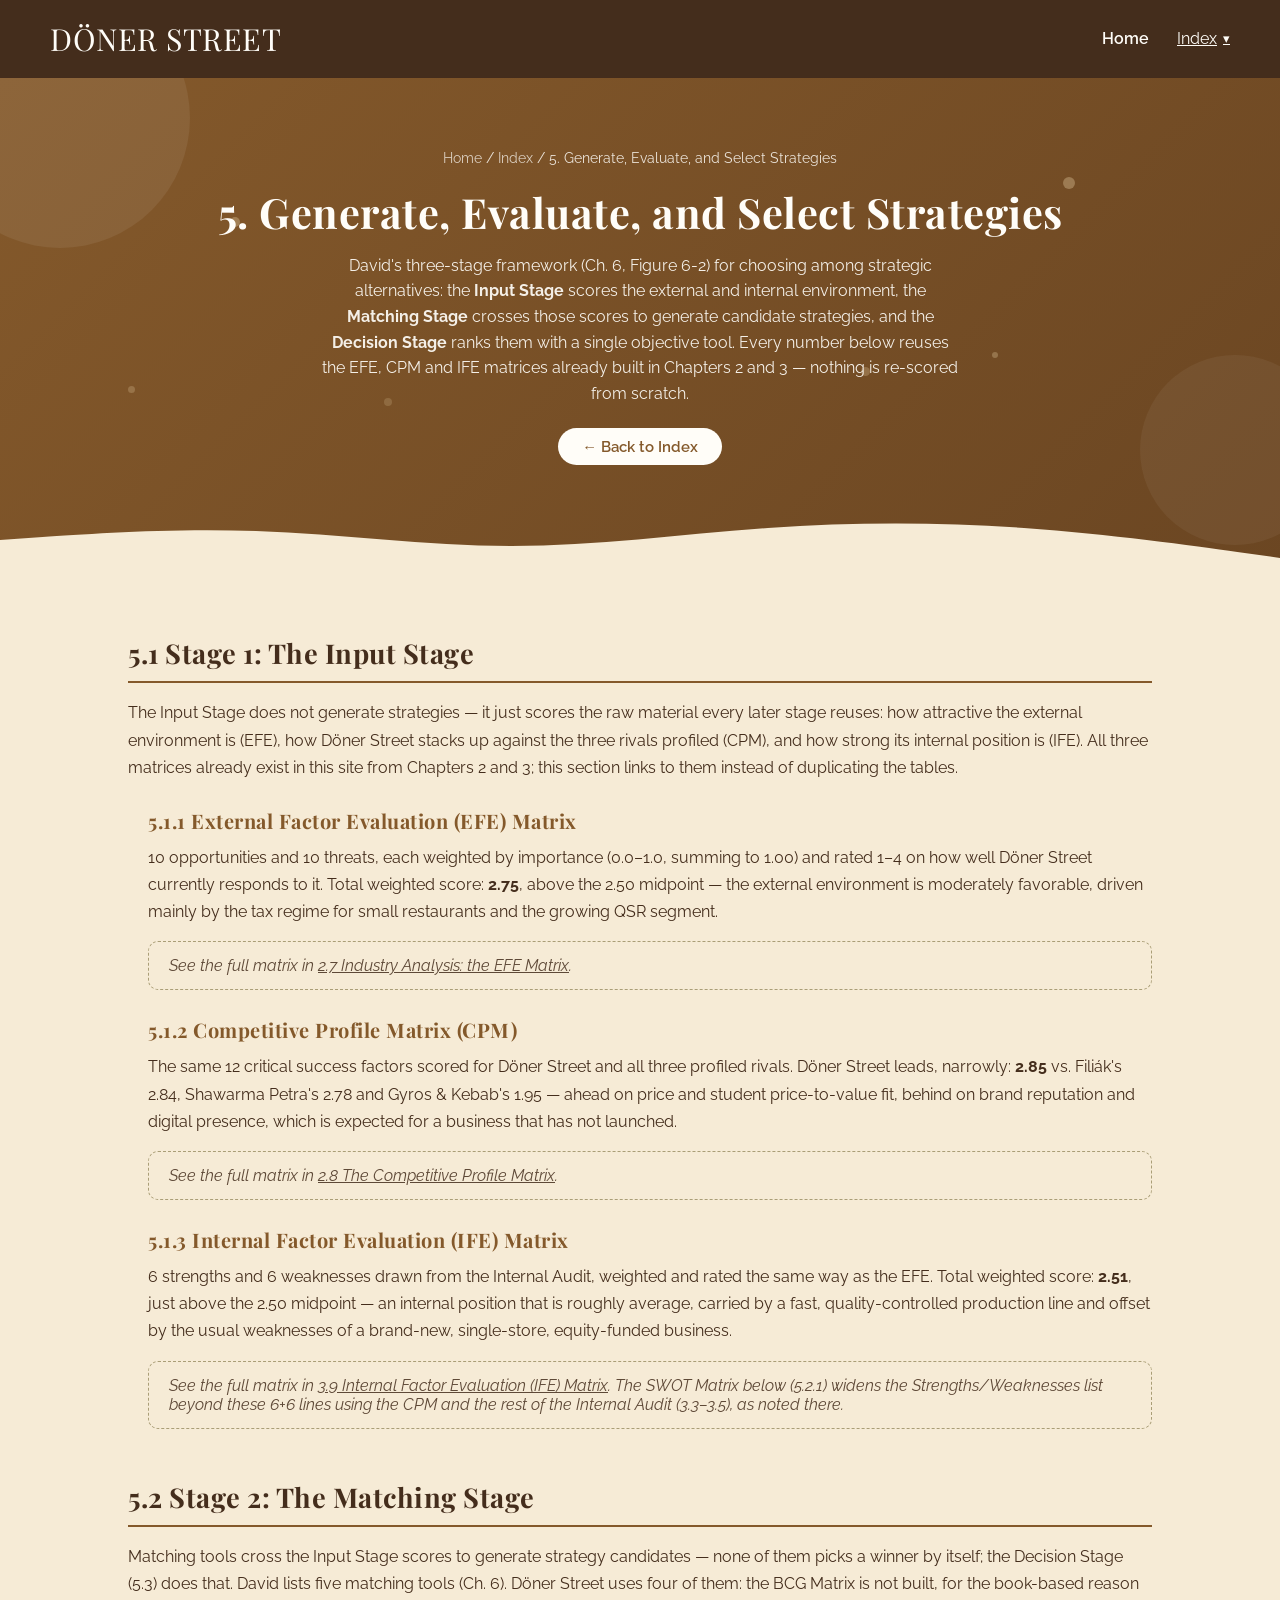
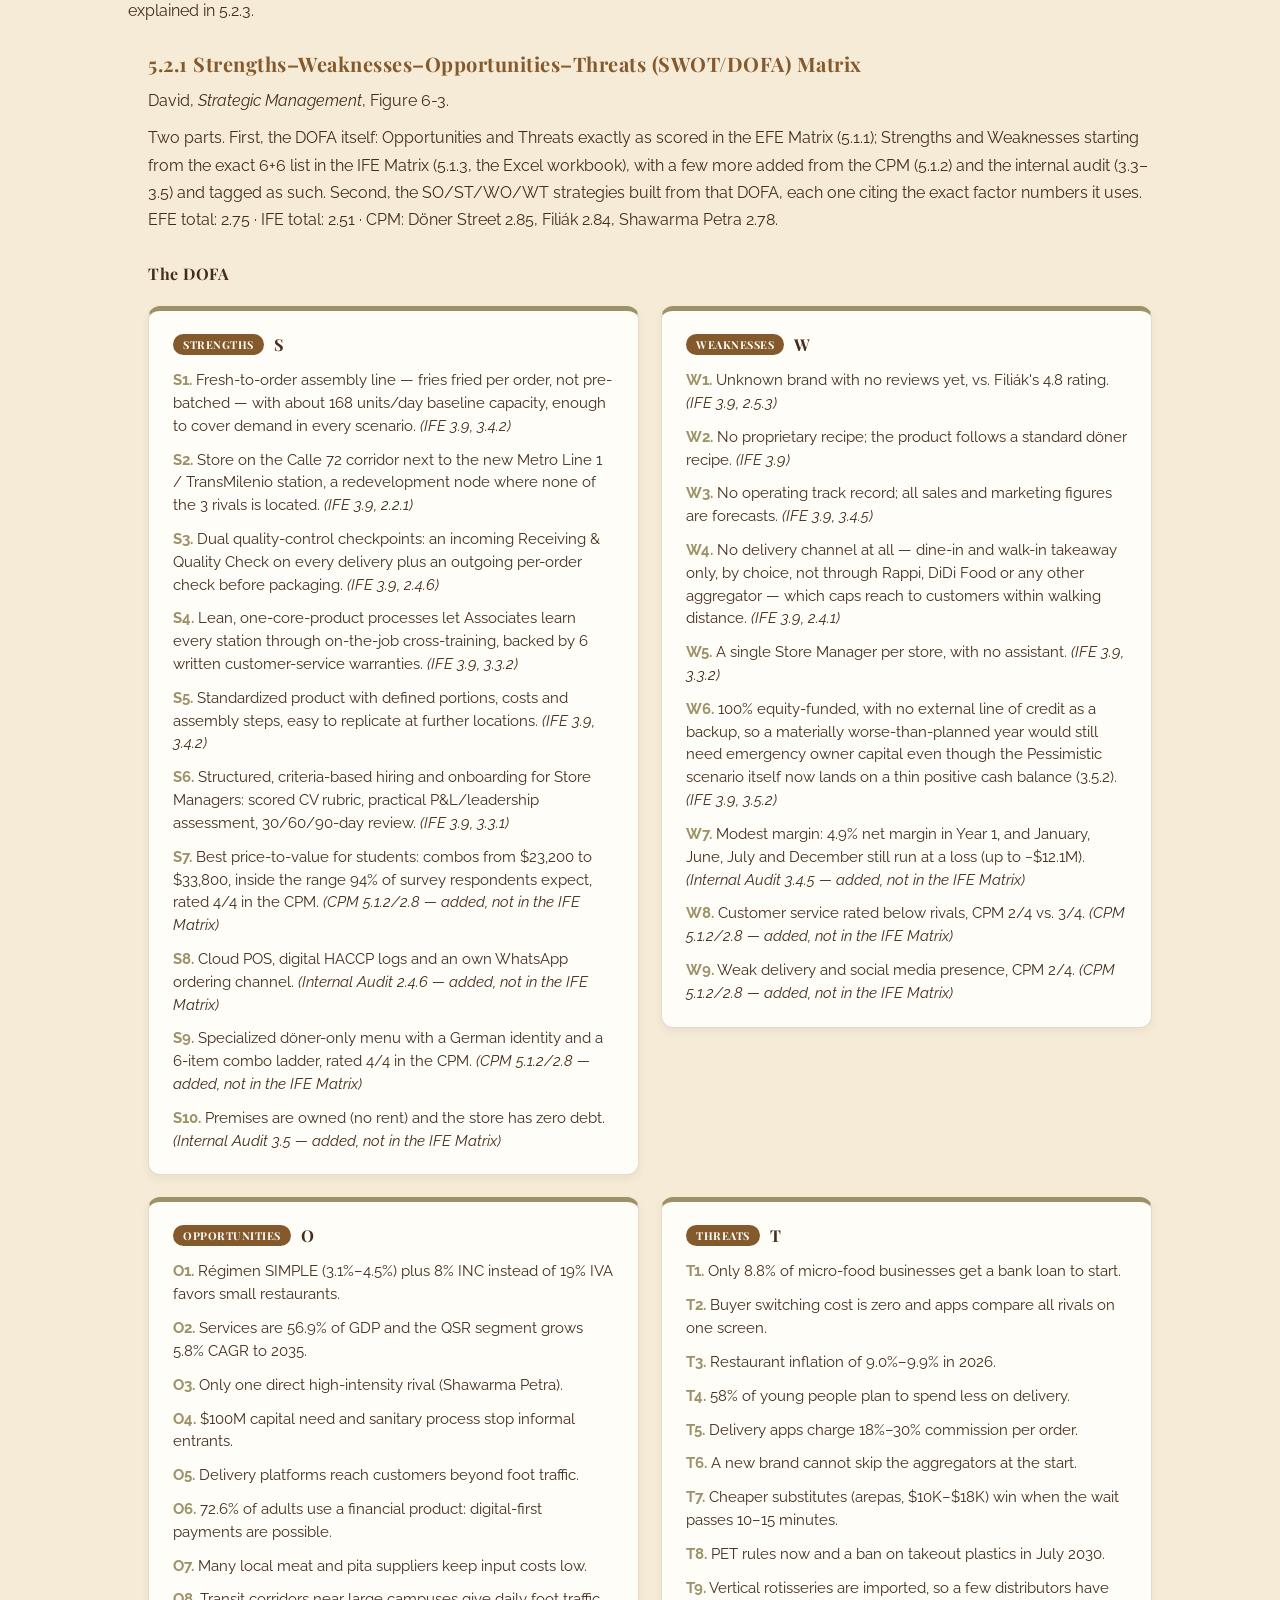
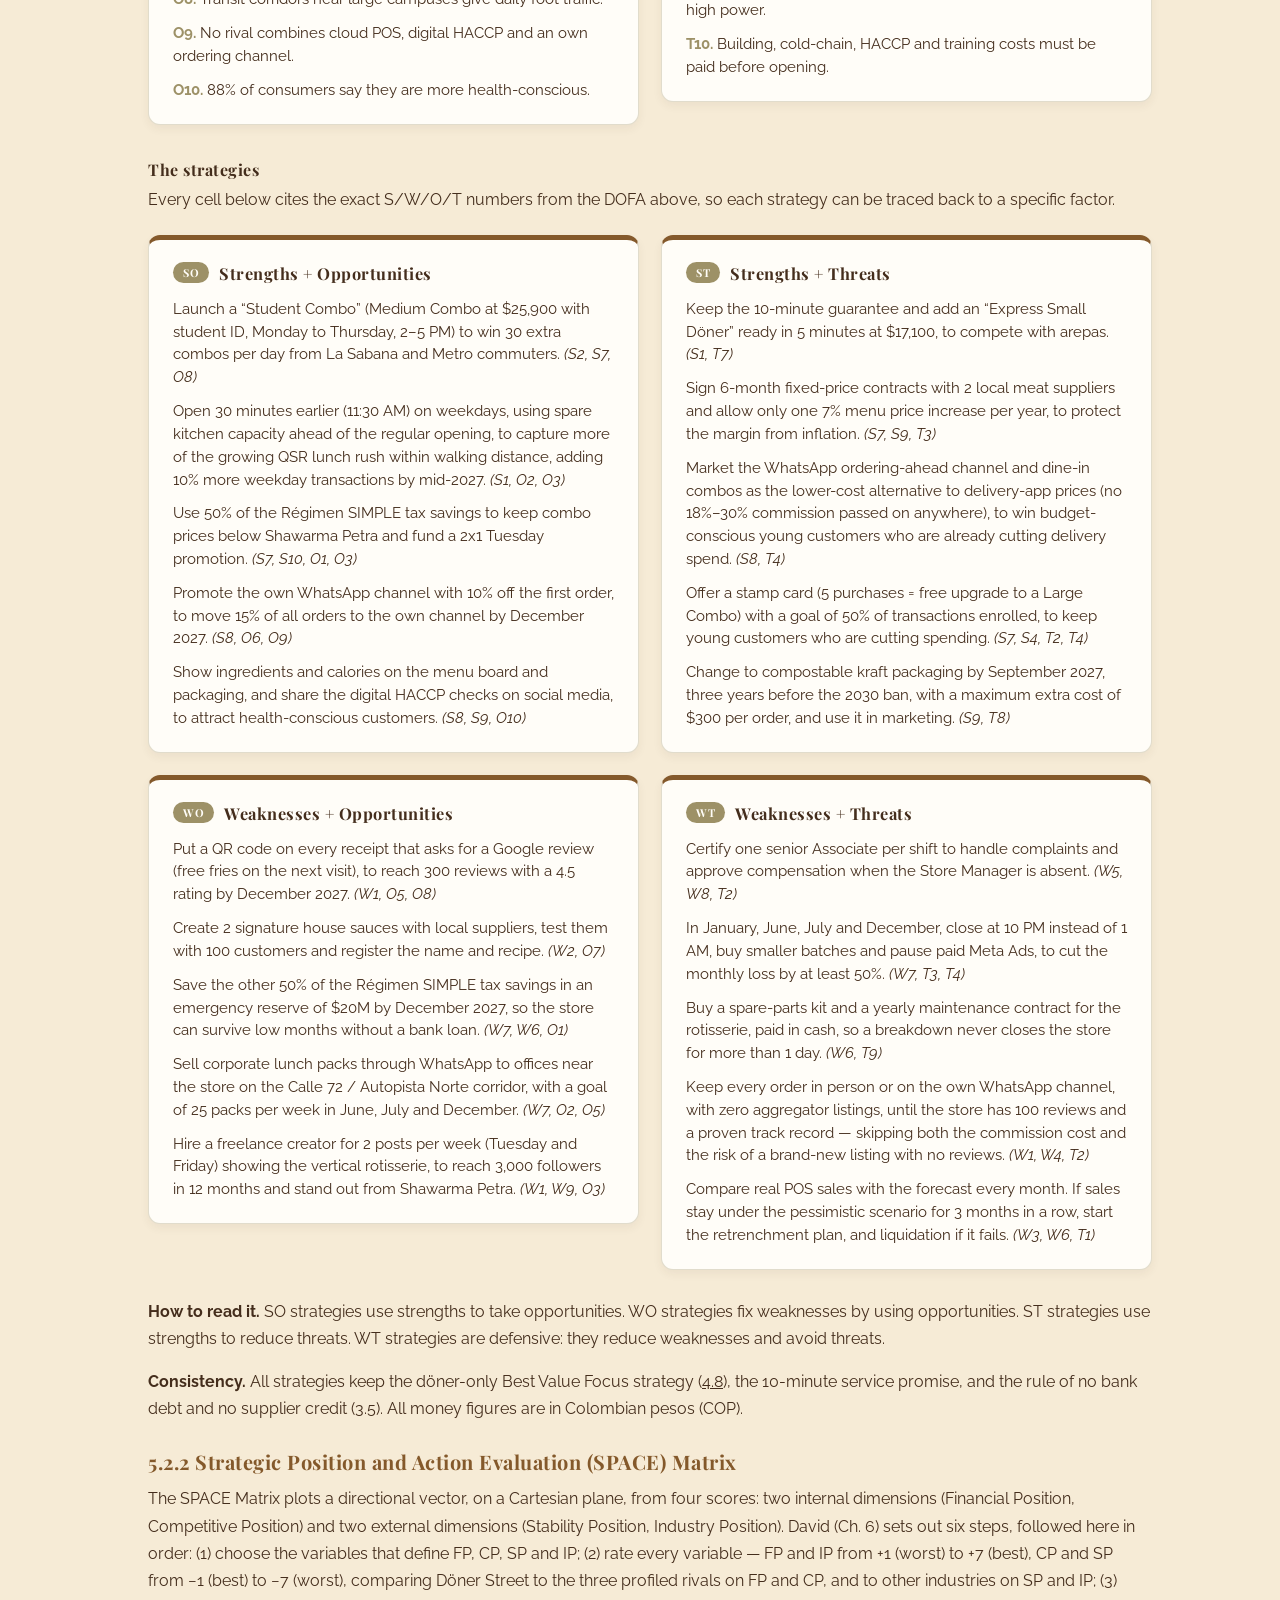
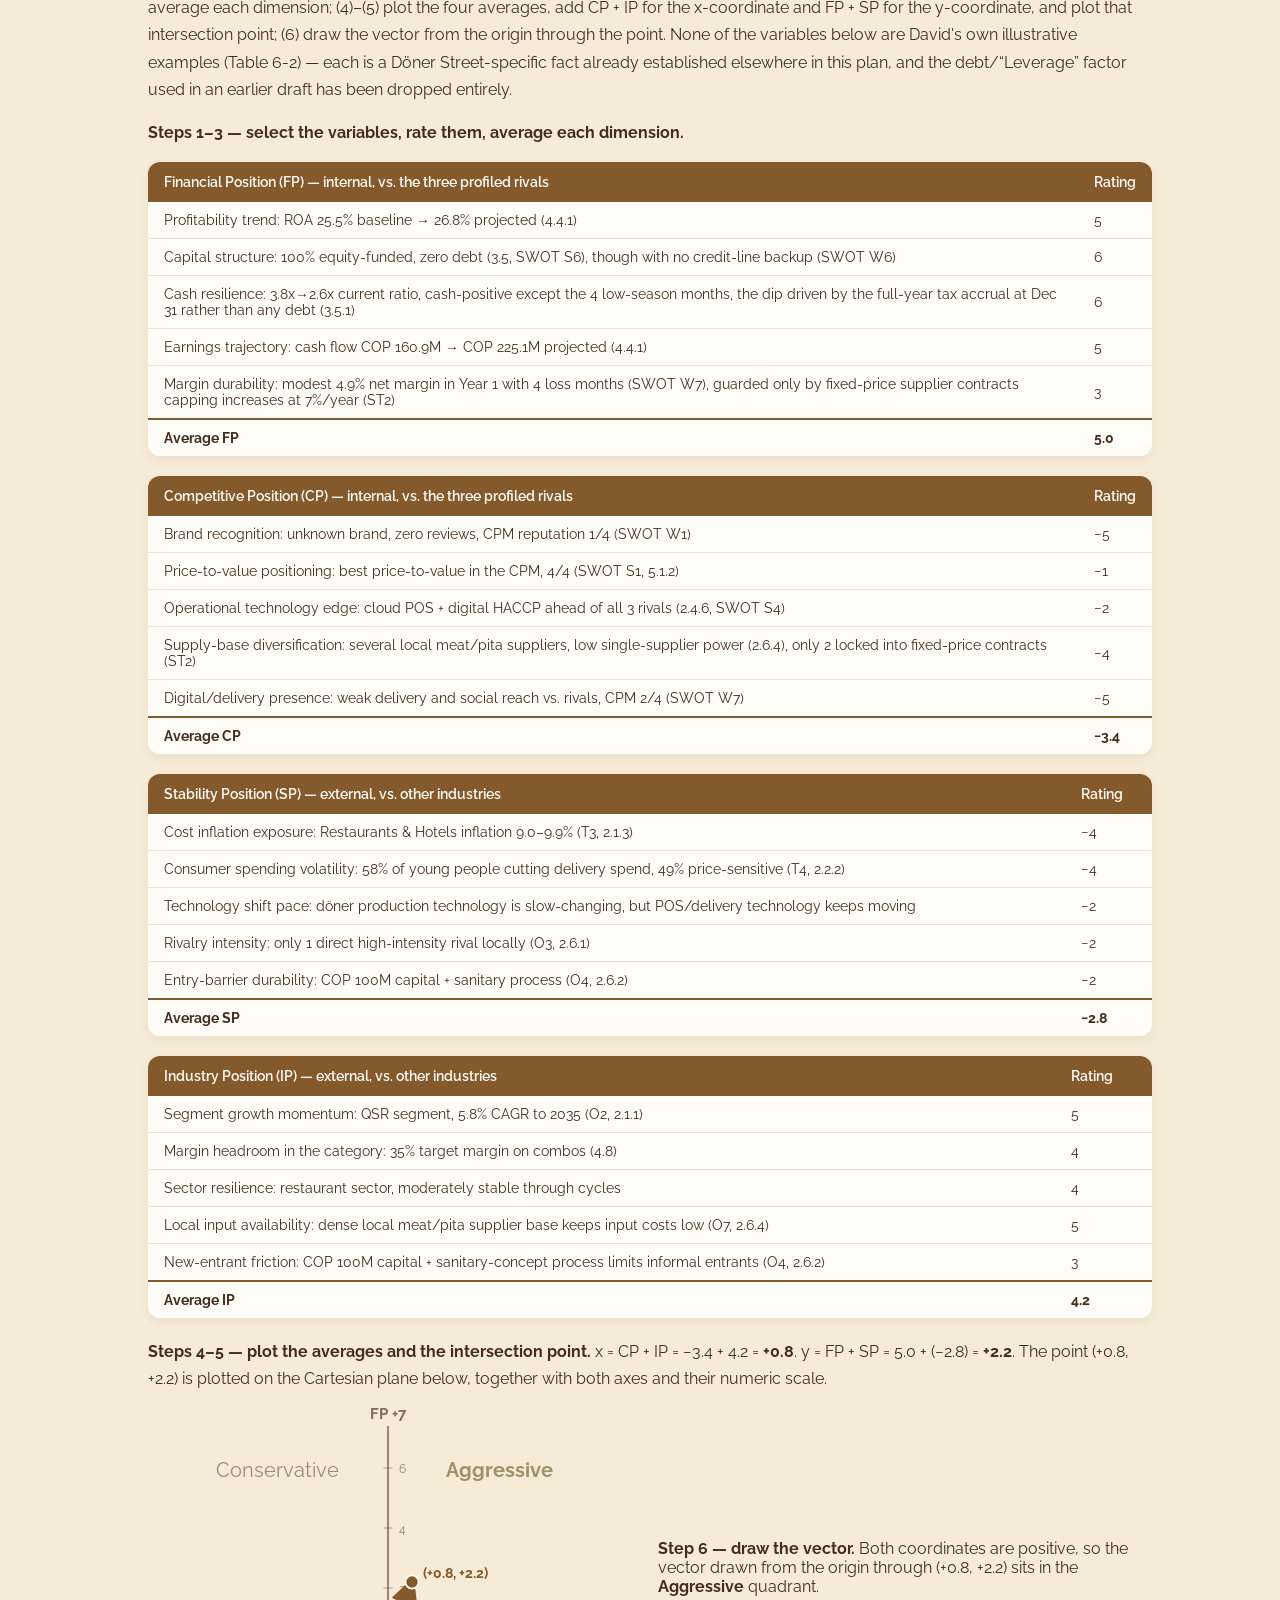
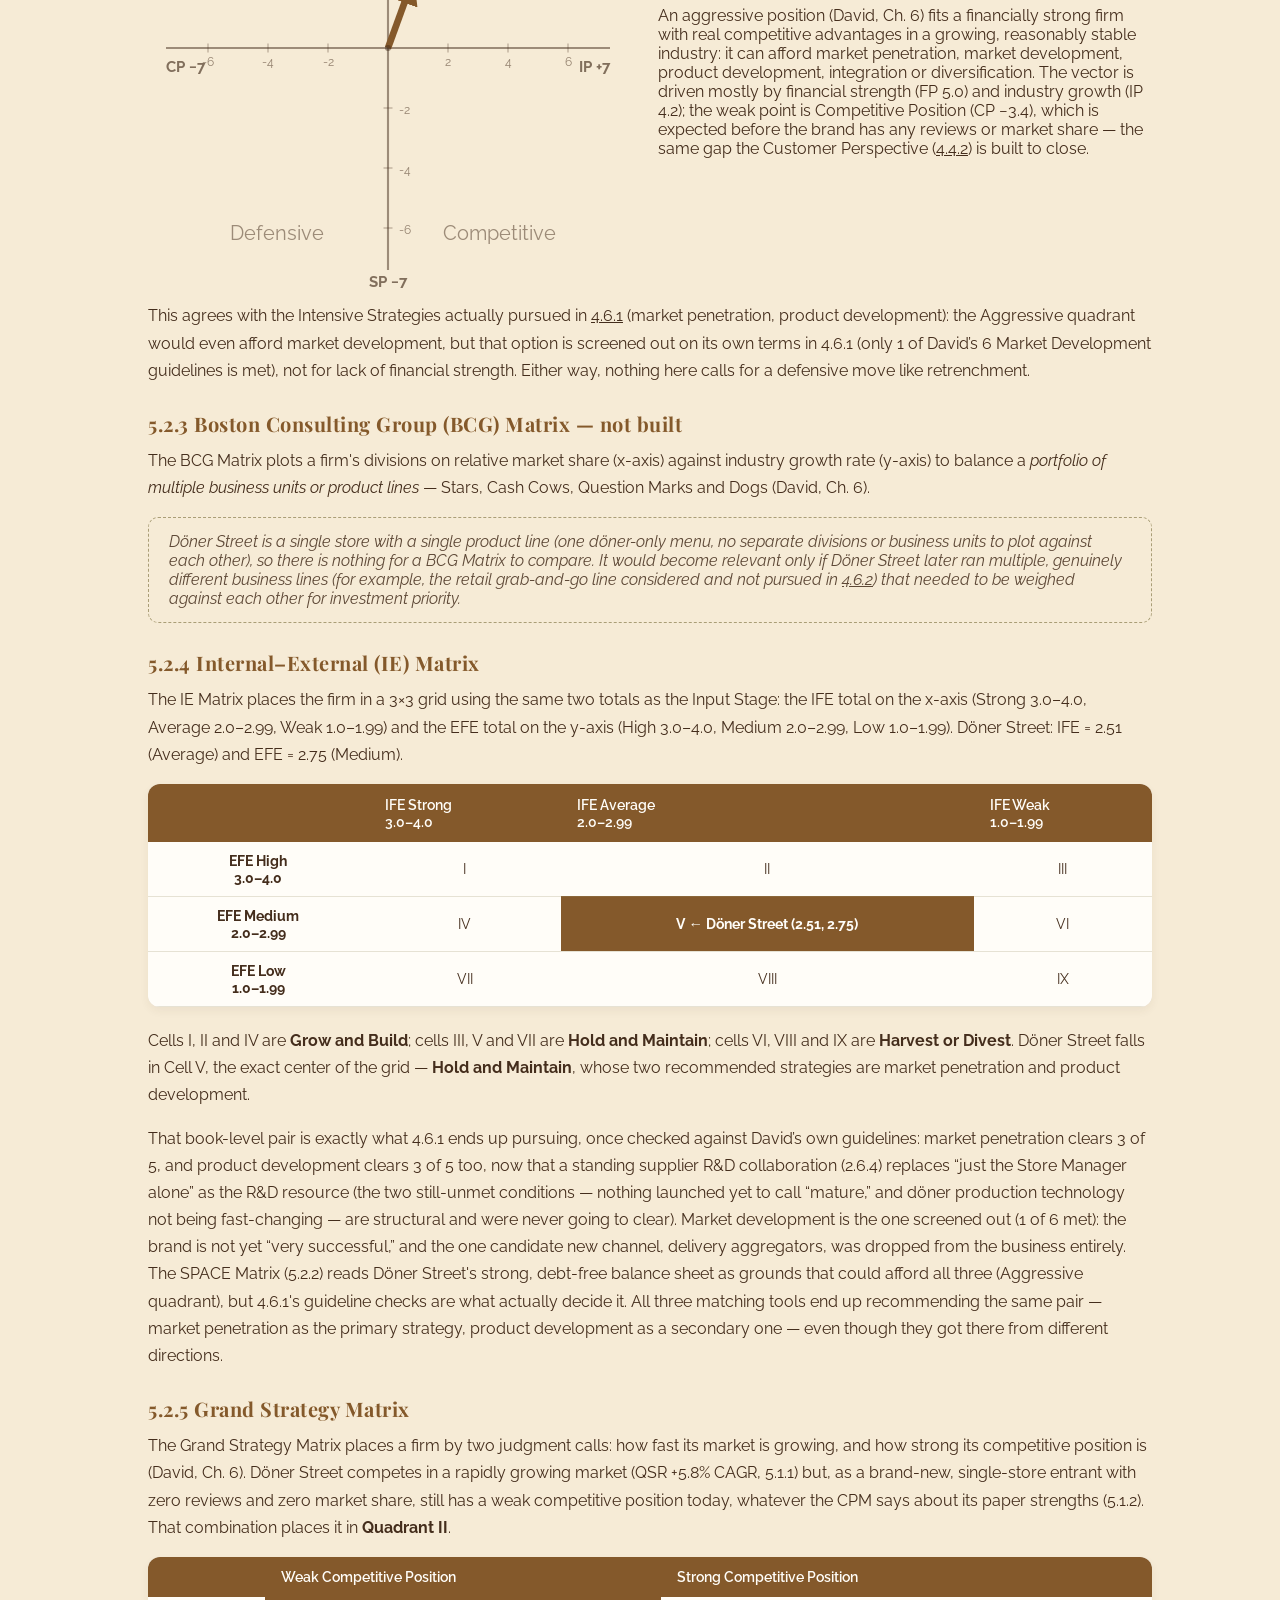
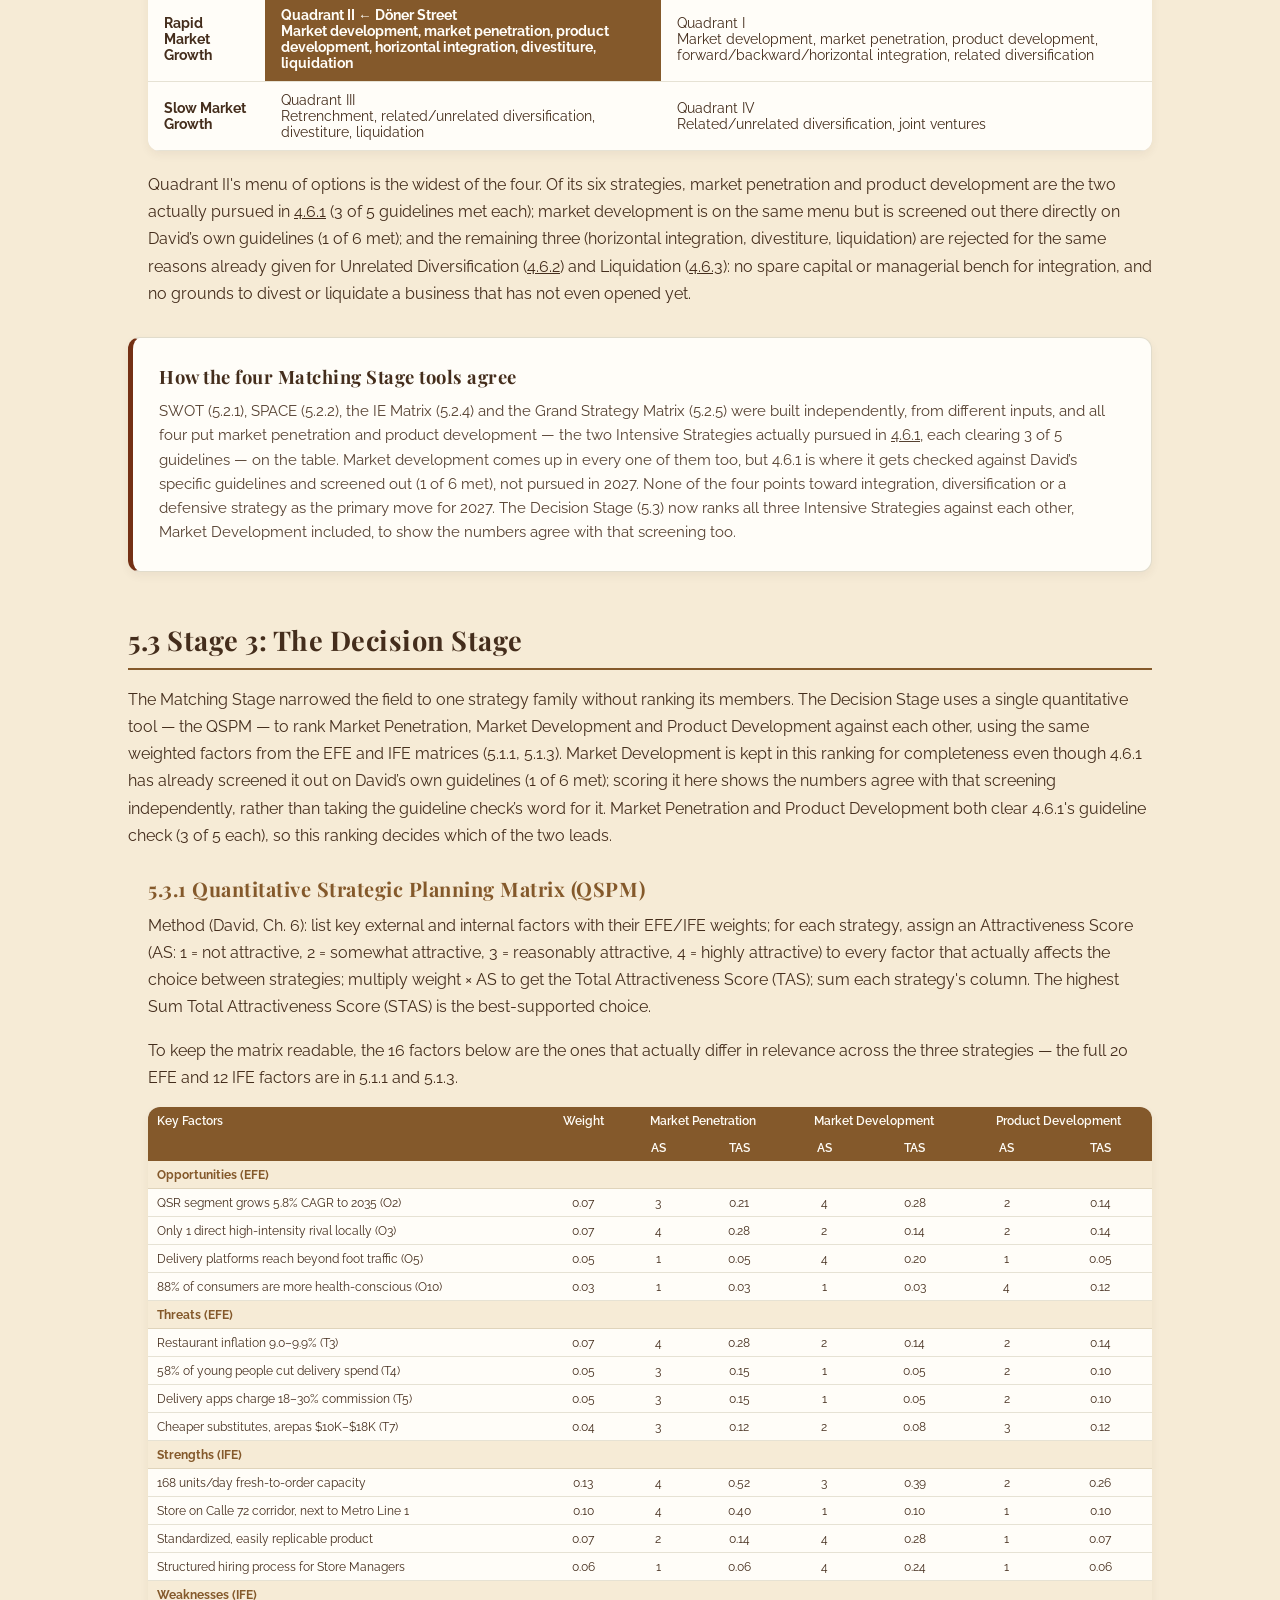
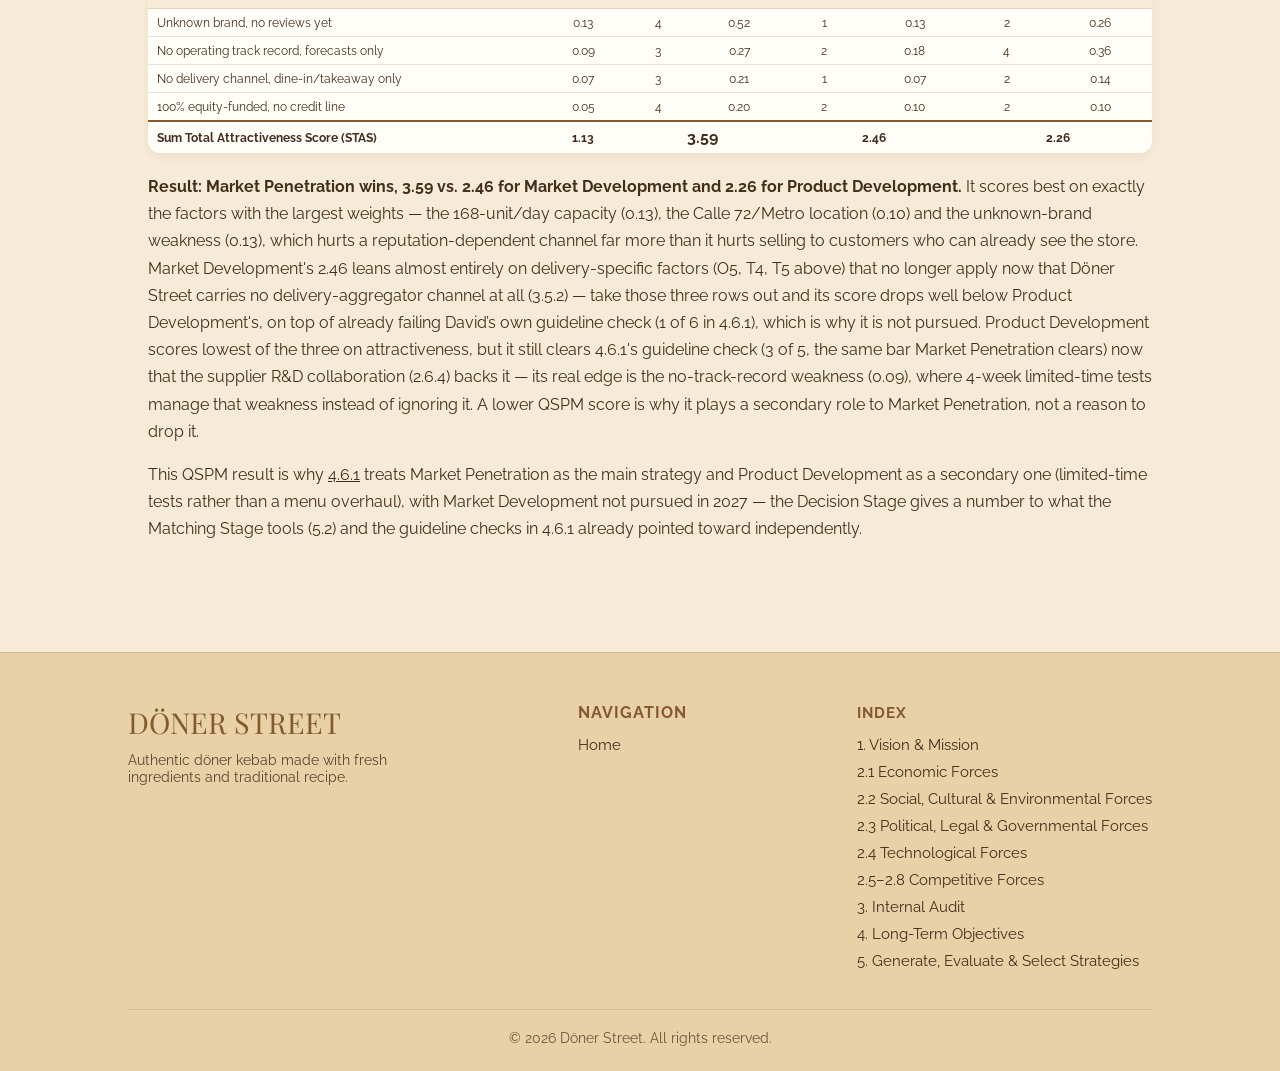
<file: seleccion-estrategias.html>
<!DOCTYPE html>
<html lang="en">

<head>
    <meta charset="UTF-8">
    <meta name="viewport" content="width=device-width, initial-scale=1.0">
    <title>5. Generate, Evaluate, and Select Strategies - Döner Street</title>

    <link rel="stylesheet" href="css/base.css">
    <link rel="stylesheet" href="css/paginas.css">
    <link href="https://fonts.googleapis.com/css2?family=Playfair+Display:wght@600;700&family=Raleway:wght@300;400;500;600&display=swap"
        rel="stylesheet">
</head>

<body>

    <header class="navbar">
        <div class="logo"><a href="index.html">DÖNER STREET</a></div>
        <nav>
            <a href="index.html">Home</a>

            <div class="dropdown">
                <a href="sitemap.html" class="dropdown-toggle">Index</a>
                <div class="dropdown-menu">
                    <span class="dd-chapter">1. Vision &amp; Mission</span>
                    <a href="mision-vision.html">1. Vision &amp; Mission</a>
                    <a href="mision-vision.html#section-1-1" class="dd-l3">1.1 History</a>
                    <a href="mision-vision.html#section-1-2" class="dd-l3">1.2 Mission Statement</a>
                    <a href="mision-vision.html#section-1-3" class="dd-l3">1.3 Vision Statement</a>

                    <span class="dd-chapter">2. External Audit</span>
                    <a href="fuerzas-economicas.html">2.1 Economic Forces</a>
                    <a href="fuerzas-sociales.html">2.2 Social, Cultural &amp; Environmental Forces</a>
                    <a href="fuerzas-legales.html">2.3 Political, Legal &amp; Governmental Forces</a>
                    <a href="fuerzas-tecnologicas.html">2.4 Technological Forces</a>
                    <a href="fuerzas-competitivas.html#section-2-5">2.5&ndash;2.8 Competitive Forces</a>
                    <a href="fuerzas-competitivas.html#section-2-6" class="dd-l3">2.6 Porter's Five Forces</a>
                    <a href="fuerzas-competitivas.html#section-2-7" class="dd-l3">2.7 EFE Matrix</a>
                    <a href="fuerzas-competitivas.html#section-2-8" class="dd-l3">2.8 CPM</a>

                    <span class="dd-chapter">3. Internal Audit</span>
                    <a href="auditoria-interna.html">3. Internal Audit</a>
                    <a href="auditoria-interna.html#section-3-3" class="dd-l3">3.3 Management</a>
                    <a href="auditoria-interna.html#section-3-4" class="dd-l3">3.4 Marketing</a>
                    <a href="auditoria-interna.html#section-3-5" class="dd-l3">3.5 Finance/Accounting</a>
                    <a href="auditoria-interna.html#section-3-6" class="dd-l3">3.6 Production/Operations</a>
                    <a href="auditoria-interna.html#section-3-7" class="dd-l3">3.7 Research &amp; Development</a>
                    <a href="auditoria-interna.html#section-3-8" class="dd-l3">3.8 Management Information Systems</a>
                    <a href="auditoria-interna.html#section-3-9" class="dd-l3">3.9 IFE Matrix</a>

                    <span class="dd-chapter">4. Long-Term Objectives</span>
                    <a href="objetivos-estrategias.html">4. Establish Long-Term Objectives</a>
                    <a href="objetivos-estrategias.html#section-4-1" class="dd-l3">4.1 Long-Term Objectives</a>
                    <a href="objetivos-estrategias.html#section-4-2" class="dd-l3">4.2 Annual Objectives</a>
                    <a href="objetivos-estrategias.html#section-4-3" class="dd-l3">4.3 Gantt</a>
                    <a href="objetivos-estrategias.html#section-4-4" class="dd-l3">4.4 Balanced Scorecard</a>
                    <a href="objetivos-estrategias.html#section-4-5" class="dd-l3">4.5 Financial &amp; Strategic Objectives</a>
                    <a href="objetivos-estrategias.html#section-4-6" class="dd-l3">4.6 Type of Strategy</a>
                    <a href="objetivos-estrategias.html#section-4-8" class="dd-l3">4.8 Porter's Five Generic Strategies</a>

                    <span class="dd-chapter">5. Generate, Evaluate &amp; Select Strategies</span>
                    <a href="seleccion-estrategias.html">5. Generate, Evaluate, and Select Strategies</a>
                    <a href="seleccion-estrategias.html#section-5-1" class="dd-l3">5.1 Input Stage</a>
                    <a href="seleccion-estrategias.html#section-5-2" class="dd-l3">5.2 Matching Stage</a>
                    <a href="seleccion-estrategias.html#section-5-2-1" class="dd-l3">5.2.1 SWOT Matrix</a>
                    <a href="seleccion-estrategias.html#section-5-3" class="dd-l3">5.3 Decision Stage (QSPM)</a>

                    <a href="sitemap.html" class="dd-viewall">View Full Index &rarr;</a>
                </div>
            </div>
        </nav>
    </header>

    <section class="pagina-hero">
        <div class="bg-shape shape-1"></div>
        <div class="bg-shape shape-2"></div>
        <div class="bg-dot dot-1"></div>
        <div class="bg-dot dot-2"></div>
        <div class="bg-dot dot-3"></div>
        <div class="bg-dot dot-4"></div>
        <div class="bg-dot dot-5"></div>
        <div class="bg-dot dot-6"></div>
        <p class="breadcrumb"><a href="index.html">Home</a> / <a href="sitemap.html">Index</a> / 5. Generate, Evaluate, and Select Strategies</p>
        <h1>5. Generate, Evaluate, and Select Strategies</h1>
        <p>David's three-stage framework (Ch. 6, Figure 6-2) for choosing among strategic alternatives:
            the <strong>Input Stage</strong> scores the external and internal environment, the
            <strong>Matching Stage</strong> crosses those scores to generate candidate strategies, and the
            <strong>Decision Stage</strong> ranks them with a single objective tool. Every number below
            reuses the EFE, CPM and IFE matrices already built in Chapters 2 and 3 &mdash; nothing is
            re-scored from scratch.</p>
        <a href="sitemap.html" class="btn-volver-index">&larr; Back to Index</a>
       <div class="wave-container">
            <svg class="wave" xmlns="http://www.w3.org/2000/svg" viewBox="0 0 1440 320" preserveAspectRatio="none" aria-hidden="true">
                <path fill-opacity="1" d="M0,192L48,181.3C96,171,192,149,288,160C384,171,480,213,576,213.3C672,213,768,171,864,149.3C960,128,1056,128,1152,149.3C1248,171,1344,213,1392,234.6L1440,256L1440,320L1392,320C1344,320,1248,320,1152,320C1056,320,960,320,864,320C768,320,672,320,576,320C480,320,384,320,288,320C192,320,96,320,48,320L0,320Z"></path>
            </svg>
        </div>
    </section>

    <main class="contenido-pagina">

        <div class="seccion" id="section-5-1">
            <h2>5.1 Stage 1: The Input Stage</h2>
            <p>The Input Stage does not generate strategies &mdash; it just scores the raw material every
                later stage reuses: how attractive the external environment is (EFE), how D&ouml;ner Street
                stacks up against the three rivals profiled (CPM), and how strong its internal position is
                (IFE). All three matrices already exist in this site from Chapters 2 and 3; this section
                links to them instead of duplicating the tables.</p>

            <div class="subseccion" id="section-5-1-1">
                <h3>5.1.1 External Factor Evaluation (EFE) Matrix</h3>
                <p>10 opportunities and 10 threats, each weighted by importance (0.0&ndash;1.0, summing to
                    1.00) and rated 1&ndash;4 on how well D&ouml;ner Street currently responds to it. Total
                    weighted score: <strong>2.75</strong>, above the 2.50 midpoint &mdash; the external
                    environment is moderately favorable, driven mainly by the tax regime for small
                    restaurants and the growing QSR segment.</p>
                <div class="pending-note">See the full matrix in
                    <a href="fuerzas-competitivas.html#section-2-7">2.7 Industry Analysis: the EFE
                        Matrix</a>.</div>
            </div>

            <div class="subseccion" id="section-5-1-2">
                <h3>5.1.2 Competitive Profile Matrix (CPM)</h3>
                <p>The same 12 critical success factors scored for D&ouml;ner Street and all three profiled
                    rivals. D&ouml;ner Street leads, narrowly: <strong>2.85</strong> vs. Fili&aacute;k's
                    2.84, Shawarma Petra's 2.78 and Gyros &amp; Kebab's 1.95 &mdash; ahead on price and
                    student price-to-value fit, behind on brand reputation and digital presence, which is
                    expected for a business that has not launched.</p>
                <div class="pending-note">See the full matrix in
                    <a href="fuerzas-competitivas.html#section-2-8">2.8 The Competitive Profile
                        Matrix</a>.</div>
            </div>

            <div class="subseccion" id="section-5-1-3">
                <h3>5.1.3 Internal Factor Evaluation (IFE) Matrix</h3>
                <p>6 strengths and 6 weaknesses drawn from the Internal Audit, weighted and rated the same
                    way as the EFE. Total weighted score: <strong>2.51</strong>, just above the 2.50
                    midpoint &mdash; an internal position that is roughly average, carried by a fast,
                    quality-controlled production line and offset by the usual weaknesses of a brand-new,
                    single-store, equity-funded business.</p>
                <div class="pending-note">See the full matrix in
                    <a href="auditoria-interna.html#section-3-9">3.9 Internal Factor Evaluation (IFE)
                        Matrix</a>. The SWOT Matrix below (5.2.1) widens the Strengths/Weaknesses list
                    beyond these 6+6 lines using the CPM and the rest of the Internal Audit (3.3&ndash;3.5),
                    as noted there.</div>
            </div>
        </div>

        <div class="seccion" id="section-5-2">
            <h2>5.2 Stage 2: The Matching Stage</h2>
            <p>Matching tools cross the Input Stage scores to generate strategy candidates &mdash; none of
                them picks a winner by itself; the Decision Stage (5.3) does that. David lists five matching
                tools (Ch. 6). D&ouml;ner Street uses four of them: the BCG Matrix is not built, for the
                book-based reason explained in 5.2.3.</p>

            <div class="subseccion" id="section-5-2-1">
                <h3>5.2.1 Strengths&ndash;Weaknesses&ndash;Opportunities&ndash;Threats (SWOT/DOFA) Matrix</h3>
                <p class="chart-caption" style="text-align:left; margin-bottom:10px;">David, <em>Strategic
                    Management</em>, Figure 6-3.</p>
                <p>Two parts. First, the DOFA itself: Opportunities and Threats exactly as scored in the EFE
                    Matrix (5.1.1); Strengths and Weaknesses starting from the exact 6+6 list in the IFE
                    Matrix (5.1.3, the Excel workbook), with a few more added from the CPM (5.1.2) and the
                    internal audit (3.3&ndash;3.5) and tagged as such. Second, the SO/ST/WO/WT strategies
                    built from that DOFA, each one citing the exact factor numbers it uses. EFE total: 2.75
                    &middot; IFE total: 2.51 &middot; CPM: D&ouml;ner Street 2.85, Fili&aacute;k 2.84,
                    Shawarma Petra 2.78.</p>

                <h4 style="margin-top:30px; margin-bottom:0;">The DOFA</h4>
                <div class="swot-row swot-row--pair">
                    <div class="swot-card swot-card--factors">
                        <h4><span class="swot-tag">Strengths</span> S</h4>
                        <ul>
                            <li><strong>S1.</strong> Fresh-to-order assembly line &mdash; fries fried per
                                order, not pre-batched &mdash; with about 168 units/day baseline capacity,
                                enough to cover demand in every scenario. <em>(IFE 3.9, 3.4.2)</em></li>
                            <li><strong>S2.</strong> Store on the Calle 72 corridor next to the new Metro
                                Line 1 / TransMilenio station, a redevelopment node where none of the 3
                                rivals is located. <em>(IFE 3.9, 2.2.1)</em></li>
                            <li><strong>S3.</strong> Dual quality-control checkpoints: an incoming
                                Receiving &amp; Quality Check on every delivery plus an outgoing per-order
                                check before packaging. <em>(IFE 3.9, 2.4.6)</em></li>
                            <li><strong>S4.</strong> Lean, one-core-product processes let Associates learn
                                every station through on-the-job cross-training, backed by 6 written
                                customer-service warranties. <em>(IFE 3.9, 3.3.2)</em></li>
                            <li><strong>S5.</strong> Standardized product with defined portions, costs and
                                assembly steps, easy to replicate at further locations. <em>(IFE 3.9,
                                3.4.2)</em></li>
                            <li><strong>S6.</strong> Structured, criteria-based hiring and onboarding for
                                Store Managers: scored CV rubric, practical P&amp;L/leadership assessment,
                                30/60/90-day review. <em>(IFE 3.9, 3.3.1)</em></li>
                            <li><strong>S7.</strong> Best price-to-value for students: combos from $23,200
                                to $33,800, inside the range 94% of survey respondents expect, rated 4/4 in
                                the CPM. <em>(CPM 5.1.2/2.8 &mdash; added, not in the IFE Matrix)</em></li>
                            <li><strong>S8.</strong> Cloud POS, digital HACCP logs and an own WhatsApp
                                ordering channel. <em>(Internal Audit 2.4.6 &mdash; added, not in the IFE
                                Matrix)</em></li>
                            <li><strong>S9.</strong> Specialized d&ouml;ner-only menu with a German
                                identity and a 6-item combo ladder, rated 4/4 in the CPM. <em>(CPM
                                5.1.2/2.8 &mdash; added, not in the IFE Matrix)</em></li>
                            <li><strong>S10.</strong> Premises are owned (no rent) and the store has zero
                                debt. <em>(Internal Audit 3.5 &mdash; added, not in the IFE Matrix)</em></li>
                        </ul>
                    </div>
                    <div class="swot-card swot-card--factors">
                        <h4><span class="swot-tag">Weaknesses</span> W</h4>
                        <ul>
                            <li><strong>W1.</strong> Unknown brand with no reviews yet, vs. Fili&aacute;k's
                                4.8 rating. <em>(IFE 3.9, 2.5.3)</em></li>
                            <li><strong>W2.</strong> No proprietary recipe; the product follows a standard
                                d&ouml;ner recipe. <em>(IFE 3.9)</em></li>
                            <li><strong>W3.</strong> No operating track record; all sales and marketing
                                figures are forecasts. <em>(IFE 3.9, 3.4.5)</em></li>
                            <li><strong>W4.</strong> No delivery channel at all &mdash; dine-in and walk-in
                                takeaway only, by choice, not through Rappi, DiDi Food or any other
                                aggregator &mdash; which caps reach to customers within walking distance.
                                <em>(IFE 3.9, 2.4.1)</em></li>
                            <li><strong>W5.</strong> A single Store Manager per store, with no assistant.
                                <em>(IFE 3.9, 3.3.2)</em></li>
                            <li><strong>W6.</strong> 100% equity-funded, with no external line of credit as
                                a backup, so a materially worse-than-planned year would still need emergency
                                owner capital even though the Pessimistic scenario itself now lands on a thin
                                positive cash balance (3.5.2). <em>(IFE 3.9, 3.5.2)</em></li>
                            <li><strong>W7.</strong> Modest margin: 4.9% net margin in Year 1, and January,
                                June, July and December still run at a loss (up to &minus;$12.1M). <em>(Internal
                                Audit 3.4.5 &mdash; added, not in the IFE Matrix)</em></li>
                            <li><strong>W8.</strong> Customer service rated below rivals, CPM 2/4 vs. 3/4.
                                <em>(CPM 5.1.2/2.8 &mdash; added, not in the IFE Matrix)</em></li>
                            <li><strong>W9.</strong> Weak delivery and social media presence, CPM 2/4.
                                <em>(CPM 5.1.2/2.8 &mdash; added, not in the IFE Matrix)</em></li>
                        </ul>
                    </div>
                </div>
                <div class="swot-row swot-row--pair" style="margin-top:22px;">
                    <div class="swot-card swot-card--factors">
                        <h4><span class="swot-tag">Opportunities</span> O</h4>
                        <ul>
                            <li><strong>O1.</strong> R&eacute;gimen SIMPLE (3.1%&ndash;4.5%) plus 8% INC
                                instead of 19% IVA favors small restaurants.</li>
                            <li><strong>O2.</strong> Services are 56.9% of GDP and the QSR segment
                                grows 5.8% CAGR to 2035.</li>
                            <li><strong>O3.</strong> Only one direct high-intensity rival (Shawarma
                                Petra).</li>
                            <li><strong>O4.</strong> $100M capital need and sanitary process stop
                                informal entrants.</li>
                            <li><strong>O5.</strong> Delivery platforms reach customers beyond foot
                                traffic.</li>
                            <li><strong>O6.</strong> 72.6% of adults use a financial product:
                                digital-first payments are possible.</li>
                            <li><strong>O7.</strong> Many local meat and pita suppliers keep input
                                costs low.</li>
                            <li><strong>O8.</strong> Transit corridors near large campuses give daily
                                foot traffic.</li>
                            <li><strong>O9.</strong> No rival combines cloud POS, digital HACCP and an
                                own ordering channel.</li>
                            <li><strong>O10.</strong> 88% of consumers say they are more
                                health-conscious.</li>
                        </ul>
                    </div>
                    <div class="swot-card swot-card--factors">
                        <h4><span class="swot-tag">Threats</span> T</h4>
                        <ul>
                            <li><strong>T1.</strong> Only 8.8% of micro-food businesses get a bank
                                loan to start.</li>
                            <li><strong>T2.</strong> Buyer switching cost is zero and apps compare
                                all rivals on one screen.</li>
                            <li><strong>T3.</strong> Restaurant inflation of 9.0%&ndash;9.9% in
                                2026.</li>
                            <li><strong>T4.</strong> 58% of young people plan to spend less on
                                delivery.</li>
                            <li><strong>T5.</strong> Delivery apps charge 18%&ndash;30% commission per
                                order.</li>
                            <li><strong>T6.</strong> A new brand cannot skip the aggregators at the
                                start.</li>
                            <li><strong>T7.</strong> Cheaper substitutes (arepas, $10K&ndash;$18K) win
                                when the wait passes 10&ndash;15 minutes.</li>
                            <li><strong>T8.</strong> PET rules now and a ban on takeout plastics in
                                July 2030.</li>
                            <li><strong>T9.</strong> Vertical rotisseries are imported, so a few
                                distributors have high power.</li>
                            <li><strong>T10.</strong> Building, cold-chain, HACCP and training costs
                                must be paid before opening.</li>
                        </ul>
                    </div>
                </div>

                <h4 style="margin-top:34px; margin-bottom:0;">The strategies</h4>
                <p style="margin-top:6px;">Every cell below cites the exact S/W/O/T numbers from the DOFA
                    above, so each strategy can be traced back to a specific factor.</p>
                <div class="swot-row swot-row--pair">
                    <div class="swot-card">
                        <h4><span class="swot-tag">SO</span> Strengths + Opportunities</h4>
                        <ol>
                            <li>Launch a &ldquo;Student Combo&rdquo; (Medium Combo at $25,900 with
                                student ID, Monday to Thursday, 2&ndash;5 PM) to win 30 extra combos
                                per day from La Sabana and Metro commuters. <em>(S2, S7, O8)</em></li>
                            <li>Open 30 minutes earlier (11:30 AM) on weekdays, using spare kitchen
                                capacity ahead of the regular opening, to capture more of the growing QSR
                                lunch rush within walking distance, adding 10% more weekday transactions by
                                mid-2027. <em>(S1, O2, O3)</em></li>
                            <li>Use 50% of the R&eacute;gimen SIMPLE tax savings to keep combo prices
                                below Shawarma Petra and fund a 2x1 Tuesday promotion. <em>(S7, S10, O1,
                                O3)</em></li>
                            <li>Promote the own WhatsApp channel with 10% off the first order, to
                                move 15% of all orders to the own channel by December 2027. <em>(S8, O6,
                                O9)</em></li>
                            <li>Show ingredients and calories on the menu board and packaging, and
                                share the digital HACCP checks on social media, to attract
                                health-conscious customers. <em>(S8, S9, O10)</em></li>
                        </ol>
                    </div>
                    <div class="swot-card">
                        <h4><span class="swot-tag">ST</span> Strengths + Threats</h4>
                        <ol>
                            <li>Keep the 10-minute guarantee and add an &ldquo;Express Small
                                D&ouml;ner&rdquo; ready in 5 minutes at $17,100, to compete with
                                arepas. <em>(S1, T7)</em></li>
                            <li>Sign 6-month fixed-price contracts with 2 local meat suppliers and
                                allow only one 7% menu price increase per year, to protect the margin
                                from inflation. <em>(S7, S9, T3)</em></li>
                            <li>Market the WhatsApp ordering-ahead channel and dine-in combos as the
                                lower-cost alternative to delivery-app prices (no 18%&ndash;30% commission
                                passed on anywhere), to win budget-conscious young customers who are already
                                cutting delivery spend. <em>(S8, T4)</em></li>
                            <li>Offer a stamp card (5 purchases = free upgrade to a Large Combo) with
                                a goal of 50% of transactions enrolled, to keep young customers who
                                are cutting spending. <em>(S7, S4, T2, T4)</em></li>
                            <li>Change to compostable kraft packaging by September 2027, three years
                                before the 2030 ban, with a maximum extra cost of $300 per order, and
                                use it in marketing. <em>(S9, T8)</em></li>
                        </ol>
                    </div>
                </div>
                <div class="swot-row swot-row--pair" style="margin-top:22px;">
                    <div class="swot-card">
                        <h4><span class="swot-tag">WO</span> Weaknesses + Opportunities</h4>
                        <ol>
                            <li>Put a QR code on every receipt that asks for a Google review (free
                                fries on the next visit), to reach 300 reviews with a 4.5 rating by
                                December 2027. <em>(W1, O5, O8)</em></li>
                            <li>Create 2 signature house sauces with local suppliers, test them with
                                100 customers and register the name and recipe. <em>(W2, O7)</em></li>
                            <li>Save the other 50% of the R&eacute;gimen SIMPLE tax savings in an
                                emergency reserve of $20M by December 2027, so the store can survive
                                low months without a bank loan. <em>(W7, W6, O1)</em></li>
                            <li>Sell corporate lunch packs through WhatsApp to offices near the store
                                on the Calle 72 / Autopista Norte corridor, with a goal of 25 packs per
                                week in June, July and December. <em>(W7, O2, O5)</em></li>
                            <li>Hire a freelance creator for 2 posts per week (Tuesday and Friday)
                                showing the vertical rotisserie, to reach 3,000 followers in 12 months
                                and stand out from Shawarma Petra. <em>(W1, W9, O3)</em></li>
                        </ol>
                    </div>
                    <div class="swot-card">
                        <h4><span class="swot-tag">WT</span> Weaknesses + Threats</h4>
                        <ol>
                            <li>Certify one senior Associate per shift to handle complaints and
                                approve compensation when the Store Manager is absent. <em>(W5, W8,
                                T2)</em></li>
                            <li>In January, June, July and December, close at 10 PM instead of 1 AM,
                                buy smaller batches and pause paid Meta Ads, to cut the monthly loss
                                by at least 50%. <em>(W7, T3, T4)</em></li>
                            <li>Buy a spare-parts kit and a yearly maintenance contract for the
                                rotisserie, paid in cash, so a breakdown never closes the store for
                                more than 1 day. <em>(W6, T9)</em></li>
                            <li>Keep every order in person or on the own WhatsApp channel, with zero
                                aggregator listings, until the store has 100 reviews and a proven track
                                record &mdash; skipping both the commission cost and the risk of a
                                brand-new listing with no reviews. <em>(W1, W4, T2)</em></li>
                            <li>Compare real POS sales with the forecast every month. If sales stay
                                under the pessimistic scenario for 3 months in a row, start the
                                retrenchment plan, and liquidation if it fails. <em>(W3, W6, T1)</em></li>
                        </ol>
                    </div>
                </div>

                <p style="margin-top:28px;"><strong>How to read it.</strong> SO strategies use strengths to take
                    opportunities. WO strategies fix weaknesses by using opportunities. ST strategies use
                    strengths to reduce threats. WT strategies are defensive: they reduce weaknesses and avoid
                    threats.</p>
                <p style="margin-top:10px;"><strong>Consistency.</strong> All strategies keep the d&ouml;ner-only
                    Best Value Focus strategy (<a href="objetivos-estrategias.html#section-4-8">4.8</a>), the
                    10-minute service promise, and the rule of no bank debt and no supplier credit (3.5). All
                    money figures are in Colombian pesos (COP).</p>
            </div>

            <div class="subseccion" id="section-5-2-2">
                <h3>5.2.2 Strategic Position and Action Evaluation (SPACE) Matrix</h3>
                <p>The SPACE Matrix plots a directional vector, on a Cartesian plane, from four
                    scores: two internal dimensions (Financial Position, Competitive Position) and
                    two external dimensions (Stability Position, Industry Position). David (Ch. 6)
                    sets out six steps, followed here in order: (1) choose the variables that define
                    FP, CP, SP and IP; (2) rate every variable &mdash; FP and IP from +1 (worst) to
                    +7 (best), CP and SP from &minus;1 (best) to &minus;7 (worst), comparing
                    D&ouml;ner Street to the three profiled rivals on FP and CP, and to other
                    industries on SP and IP; (3) average each dimension; (4)&ndash;(5) plot the four
                    averages, add CP + IP for the x-coordinate and FP + SP for the y-coordinate, and
                    plot that intersection point; (6) draw the vector from the origin through the
                    point. None of the variables below are David's own illustrative examples (Table
                    6-2) &mdash; each is a D&ouml;ner Street-specific fact already established
                    elsewhere in this plan, and the debt/&ldquo;Leverage&rdquo; factor used in an
                    earlier draft has been dropped entirely.</p>

                <p style="margin-top:4px;"><strong>Steps 1&ndash;3 &mdash; select the variables,
                    rate them, average each dimension.</strong></p>

                <div class="matrix-table-wrap">
                    <table class="matrix-table" style="font-size:0.85rem;">
                        <thead>
                            <tr><th>Financial Position (FP) &mdash; internal, vs. the three profiled rivals</th><th>Rating</th></tr>
                        </thead>
                        <tbody>
                            <tr><td>Profitability trend: ROA 25.5% baseline &rarr; 26.8% projected (4.4.1)</td><td>5</td></tr>
                            <tr><td>Capital structure: 100% equity-funded, zero debt (3.5, SWOT S6), though with no credit-line backup (SWOT W6)</td><td>6</td></tr>
                            <tr><td>Cash resilience: 3.8x&rarr;2.6x current ratio, cash-positive except the 4 low-season months, the dip driven by the full-year tax accrual at Dec 31 rather than any debt (3.5.1)</td><td>6</td></tr>
                            <tr><td>Earnings trajectory: cash flow COP 160.9M &rarr; COP 225.1M projected (4.4.1)</td><td>5</td></tr>
                            <tr><td>Margin durability: modest 4.9% net margin in Year 1 with 4 loss months (SWOT W7), guarded only by fixed-price supplier contracts capping increases at 7%/year (ST2)</td><td>3</td></tr>
                            <tr class="matrix-total"><td>Average FP</td><td>5.0</td></tr>
                        </tbody>
                    </table>
                </div>

                <div class="matrix-table-wrap">
                    <table class="matrix-table" style="font-size:0.85rem;">
                        <thead>
                            <tr><th>Competitive Position (CP) &mdash; internal, vs. the three profiled rivals</th><th>Rating</th></tr>
                        </thead>
                        <tbody>
                            <tr><td>Brand recognition: unknown brand, zero reviews, CPM reputation 1/4 (SWOT W1)</td><td>&minus;5</td></tr>
                            <tr><td>Price-to-value positioning: best price-to-value in the CPM, 4/4 (SWOT S1, 5.1.2)</td><td>&minus;1</td></tr>
                            <tr><td>Operational technology edge: cloud POS + digital HACCP ahead of all 3 rivals (2.4.6, SWOT S4)</td><td>&minus;2</td></tr>
                            <tr><td>Supply-base diversification: several local meat/pita suppliers, low single-supplier power (2.6.4), only 2 locked into fixed-price contracts (ST2)</td><td>&minus;4</td></tr>
                            <tr><td>Digital/delivery presence: weak delivery and social reach vs. rivals, CPM 2/4 (SWOT W7)</td><td>&minus;5</td></tr>
                            <tr class="matrix-total"><td>Average CP</td><td>&minus;3.4</td></tr>
                        </tbody>
                    </table>
                </div>

                <div class="matrix-table-wrap">
                    <table class="matrix-table" style="font-size:0.85rem;">
                        <thead>
                            <tr><th>Stability Position (SP) &mdash; external, vs. other industries</th><th>Rating</th></tr>
                        </thead>
                        <tbody>
                            <tr><td>Cost inflation exposure: Restaurants &amp; Hotels inflation 9.0&ndash;9.9% (T3, 2.1.3)</td><td>&minus;4</td></tr>
                            <tr><td>Consumer spending volatility: 58% of young people cutting delivery spend, 49% price-sensitive (T4, 2.2.2)</td><td>&minus;4</td></tr>
                            <tr><td>Technology shift pace: d&ouml;ner production technology is slow-changing, but POS/delivery technology keeps moving</td><td>&minus;2</td></tr>
                            <tr><td>Rivalry intensity: only 1 direct high-intensity rival locally (O3, 2.6.1)</td><td>&minus;2</td></tr>
                            <tr><td>Entry-barrier durability: COP 100M capital + sanitary process (O4, 2.6.2)</td><td>&minus;2</td></tr>
                            <tr class="matrix-total"><td>Average SP</td><td>&minus;2.8</td></tr>
                        </tbody>
                    </table>
                </div>

                <div class="matrix-table-wrap">
                    <table class="matrix-table" style="font-size:0.85rem;">
                        <thead>
                            <tr><th>Industry Position (IP) &mdash; external, vs. other industries</th><th>Rating</th></tr>
                        </thead>
                        <tbody>
                            <tr><td>Segment growth momentum: QSR segment, 5.8% CAGR to 2035 (O2, 2.1.1)</td><td>5</td></tr>
                            <tr><td>Margin headroom in the category: 35% target margin on combos (4.8)</td><td>4</td></tr>
                            <tr><td>Sector resilience: restaurant sector, moderately stable through cycles</td><td>4</td></tr>
                            <tr><td>Local input availability: dense local meat/pita supplier base keeps input costs low (O7, 2.6.4)</td><td>5</td></tr>
                            <tr><td>New-entrant friction: COP 100M capital + sanitary-concept process limits informal entrants (O4, 2.6.2)</td><td>3</td></tr>
                            <tr class="matrix-total"><td>Average IP</td><td>4.2</td></tr>
                        </tbody>
                    </table>
                </div>

                <p style="margin-top:14px;"><strong>Steps 4&ndash;5 &mdash; plot the averages and
                    the intersection point.</strong> x = CP + IP = &minus;3.4 + 4.2 =
                    <strong>+0.8</strong>. y = FP + SP = 5.0 + (&minus;2.8) = <strong>+2.2</strong>.
                    The point (+0.8, +2.2) is plotted on the Cartesian plane below, together with
                    both axes and their numeric scale.</p>

                <div style="display:flex; flex-wrap:wrap; gap:30px; align-items:center; margin-top:14px;">
                    <svg viewBox="-8 -8 16 16" width="480" height="480" style="flex-shrink:0; max-width:100%;">
                        <defs>
                            <marker id="space-arrow" viewBox="0 0 10 10" refX="8" refY="5" markerWidth="4.2" markerHeight="4.2" orient="auto-start-reverse">
                                <path d="M0,0 L10,5 L0,10 z" fill="var(--color-primario)"></path>
                            </marker>
                        </defs>

                        <!-- tick marks, every 2 units -->
                        <g stroke="var(--color-texto)" opacity="0.35" stroke-width="0.04">
                            <line x1="-6" y1="-0.15" x2="-6" y2="0.15"></line>
                            <line x1="-4" y1="-0.15" x2="-4" y2="0.15"></line>
                            <line x1="-2" y1="-0.15" x2="-2" y2="0.15"></line>
                            <line x1="2" y1="-0.15" x2="2" y2="0.15"></line>
                            <line x1="4" y1="-0.15" x2="4" y2="0.15"></line>
                            <line x1="6" y1="-0.15" x2="6" y2="0.15"></line>
                            <line x1="-0.15" y1="-6" x2="0.15" y2="-6"></line>
                            <line x1="-0.15" y1="-4" x2="0.15" y2="-4"></line>
                            <line x1="-0.15" y1="-2" x2="0.15" y2="-2"></line>
                            <line x1="-0.15" y1="2" x2="0.15" y2="2"></line>
                            <line x1="-0.15" y1="4" x2="0.15" y2="4"></line>
                            <line x1="-0.15" y1="6" x2="0.15" y2="6"></line>
                        </g>
                        <g font-size="0.4" fill="var(--color-texto)" opacity="0.55">
                            <text x="-6" y="0.6" text-anchor="middle">-6</text>
                            <text x="-4" y="0.6" text-anchor="middle">-4</text>
                            <text x="-2" y="0.6" text-anchor="middle">-2</text>
                            <text x="2" y="0.6" text-anchor="middle">2</text>
                            <text x="4" y="0.6" text-anchor="middle">4</text>
                            <text x="6" y="0.6" text-anchor="middle">6</text>
                            <text x="0.35" y="-5.85" text-anchor="start">6</text>
                            <text x="0.35" y="-3.85" text-anchor="start">4</text>
                            <text x="0.35" y="-1.85" text-anchor="start">2</text>
                            <text x="0.35" y="2.2" text-anchor="start">-2</text>
                            <text x="0.35" y="4.2" text-anchor="start">-4</text>
                            <text x="0.35" y="6.2" text-anchor="start">-6</text>
                        </g>

                        <!-- axes -->
                        <line x1="-7.4" y1="0" x2="7.4" y2="0" stroke="var(--color-texto)" stroke-width="0.07" opacity="0.5"></line>
                        <line x1="0" y1="-7.4" x2="0" y2="7.4" stroke="var(--color-texto)" stroke-width="0.07" opacity="0.5"></line>
                        <text x="0" y="-7.65" font-size="0.5" text-anchor="middle" fill="var(--color-texto)" opacity="0.65" font-weight="700">FP +7</text>
                        <text x="0" y="7.95" font-size="0.5" text-anchor="middle" fill="var(--color-texto)" opacity="0.65" font-weight="700">SP &minus;7</text>
                        <text x="7.4" y="0.8" font-size="0.5" text-anchor="end" fill="var(--color-texto)" opacity="0.65" font-weight="700">IP +7</text>
                        <text x="-7.4" y="0.8" font-size="0.5" text-anchor="start" fill="var(--color-texto)" opacity="0.65" font-weight="700">CP &minus;7</text>

                        <!-- quadrant labels -->
                        <text x="3.7" y="-5.7" font-size="0.65" text-anchor="middle" fill="var(--color-secundario)" font-weight="700">Aggressive</text>
                        <text x="-3.7" y="-5.7" font-size="0.65" text-anchor="middle" fill="var(--color-texto)" opacity="0.5">Conservative</text>
                        <text x="-3.7" y="6.4" font-size="0.65" text-anchor="middle" fill="var(--color-texto)" opacity="0.5">Defensive</text>
                        <text x="3.7" y="6.4" font-size="0.65" text-anchor="middle" fill="var(--color-texto)" opacity="0.5">Competitive</text>

                        <!-- directional vector and plotted point -->
                        <line x1="0" y1="0" x2="0.8" y2="-2.2" stroke="var(--color-primario)" stroke-width="0.22" marker-end="url(#space-arrow)"></line>
                        <circle cx="0" cy="0" r="0.1" fill="var(--color-texto)" opacity="0.5"></circle>
                        <circle cx="0.8" cy="-2.2" r="0.22" fill="var(--color-primario)" stroke="var(--color-blanco)" stroke-width="0.06"></circle>
                        <text x="1.15" y="-2.35" font-size="0.48" fill="var(--color-primario)" font-weight="700">(+0.8, +2.2)</text>
                    </svg>
                    <div style="flex:1; min-width:240px;">
                        <p><strong>Step 6 &mdash; draw the vector.</strong> Both coordinates are
                            positive, so the vector drawn from the origin through (+0.8, +2.2) sits
                            in the <strong>Aggressive</strong> quadrant.</p>
                        <p style="margin-top:10px;">An aggressive position (David, Ch. 6) fits a financially
                            strong firm with real competitive advantages in a growing, reasonably stable
                            industry: it can afford market penetration, market development, product
                            development, integration or diversification. The vector is driven mostly by
                            financial strength (FP 5.0) and industry growth (IP 4.2); the weak point is
                            Competitive Position (CP &minus;3.4), which is expected before the brand has any
                            reviews or market share &mdash; the same gap the Customer Perspective
                            (<a href="objetivos-estrategias.html#section-4-4-2">4.4.2</a>) is built to
                            close.</p>
                    </div>
                </div>
                <p style="margin-top:14px;">This agrees with the Intensive Strategies actually pursued in
                    <a href="objetivos-estrategias.html#section-4-6-1">4.6.1</a> (market penetration, product
                    development): the Aggressive quadrant would even afford market development, but that
                    option is screened out on its own terms in 4.6.1 (only 1 of David&rsquo;s 6 Market
                    Development guidelines is met), not for lack of financial strength. Either way, nothing
                    here calls for a defensive move like retrenchment.</p>
            </div>

            <div class="subseccion" id="section-5-2-3">
                <h3>5.2.3 Boston Consulting Group (BCG) Matrix &mdash; not built</h3>
                <p>The BCG Matrix plots a firm's divisions on relative market share (x-axis) against
                    industry growth rate (y-axis) to balance a <em>portfolio of multiple business units
                    or product lines</em> &mdash; Stars, Cash Cows, Question Marks and Dogs (David, Ch.
                    6).</p>
                <div class="pending-note">D&ouml;ner Street is a single store with a single product line
                    (one d&ouml;ner-only menu, no separate divisions or business units to plot against each
                    other), so there is nothing for a BCG Matrix to compare. It would become relevant only
                    if D&ouml;ner Street later ran multiple, genuinely different business lines (for
                    example, the retail grab-and-go line considered and not pursued in
                    <a href="objetivos-estrategias.html#section-4-6-2">4.6.2</a>) that needed to be weighed
                    against each other for investment priority.</div>
            </div>

            <div class="subseccion" id="section-5-2-4">
                <h3>5.2.4 Internal&ndash;External (IE) Matrix</h3>
                <p>The IE Matrix places the firm in a 3&times;3 grid using the same two totals as the
                    Input Stage: the IFE total on the x-axis (Strong 3.0&ndash;4.0, Average
                    2.0&ndash;2.99, Weak 1.0&ndash;1.99) and the EFE total on the y-axis (High
                    3.0&ndash;4.0, Medium 2.0&ndash;2.99, Low 1.0&ndash;1.99). D&ouml;ner Street: IFE =
                    2.51 (Average) and EFE = 2.75 (Medium).</p>
                <div class="matrix-table-wrap">
                    <table class="matrix-table" style="text-align:center;">
                        <thead>
                            <tr><th></th><th>IFE Strong<br>3.0&ndash;4.0</th><th>IFE Average<br>2.0&ndash;2.99</th><th>IFE Weak<br>1.0&ndash;1.99</th></tr>
                        </thead>
                        <tbody>
                            <tr><td><strong>EFE High<br>3.0&ndash;4.0</strong></td><td>I</td><td>II</td><td>III</td></tr>
                            <tr><td><strong>EFE Medium<br>2.0&ndash;2.99</strong></td><td>IV</td><td style="background:var(--color-primario); color:var(--color-blanco); font-weight:700;">V &larr; D&ouml;ner Street (2.51, 2.75)</td><td>VI</td></tr>
                            <tr><td><strong>EFE Low<br>1.0&ndash;1.99</strong></td><td>VII</td><td>VIII</td><td>IX</td></tr>
                        </tbody>
                    </table>
                </div>
                <p style="margin-top:14px;">Cells I, II and IV are <strong>Grow and Build</strong>; cells
                    III, V and VII are <strong>Hold and Maintain</strong>; cells VI, VIII and IX are
                    <strong>Harvest or Divest</strong>. D&ouml;ner Street falls in Cell V, the exact center
                    of the grid &mdash; <strong>Hold and Maintain</strong>, whose two recommended strategies
                    are market penetration and product development.</p>
                <p style="margin-top:10px;">That book-level pair is exactly what 4.6.1 ends up pursuing,
                    once checked against David&rsquo;s own guidelines: market penetration clears 3 of 5, and
                    product development clears 3 of 5 too, now that a standing supplier R&amp;D collaboration
                    (2.6.4) replaces &ldquo;just the Store Manager alone&rdquo; as the R&amp;D resource (the
                    two still-unmet conditions &mdash; nothing launched yet to call &ldquo;mature,&rdquo; and
                    d&ouml;ner production technology not being fast-changing &mdash; are structural and were
                    never going to clear). Market development is the one screened out (1 of 6 met): the brand
                    is not yet &ldquo;very successful,&rdquo; and the one candidate new channel, delivery
                    aggregators, was dropped from the business entirely. The SPACE Matrix (5.2.2) reads
                    D&ouml;ner Street's strong, debt-free balance sheet as grounds that could afford all
                    three (Aggressive quadrant), but 4.6.1's guideline checks are what actually decide it. All
                    three matching tools end up recommending the same pair &mdash; market penetration as the
                    primary strategy, product development as a secondary one &mdash; even though they got
                    there from different directions.</p>
            </div>

            <div class="subseccion" id="section-5-2-5">
                <h3>5.2.5 Grand Strategy Matrix</h3>
                <p>The Grand Strategy Matrix places a firm by two judgment calls: how fast its market is
                    growing, and how strong its competitive position is (David, Ch. 6). D&ouml;ner Street
                    competes in a rapidly growing market (QSR +5.8% CAGR, 5.1.1) but, as a brand-new,
                    single-store entrant with zero reviews and zero market share, still has a weak
                    competitive position today, whatever the CPM says about its paper strengths (5.1.2).
                    That combination places it in <strong>Quadrant II</strong>.</p>
                <div class="matrix-table-wrap">
                    <table class="matrix-table" style="font-size:0.85rem;">
                        <thead>
                            <tr><th></th><th>Weak Competitive Position</th><th>Strong Competitive Position</th></tr>
                        </thead>
                        <tbody>
                            <tr>
                                <td><strong>Rapid Market Growth</strong></td>
                                <td style="background:var(--color-primario); color:var(--color-blanco); font-weight:700;">Quadrant II &larr; D&ouml;ner Street<br>Market development, market penetration, product development, horizontal integration, divestiture, liquidation</td>
                                <td>Quadrant I<br>Market development, market penetration, product development, forward/backward/horizontal integration, related diversification</td>
                            </tr>
                            <tr>
                                <td><strong>Slow Market Growth</strong></td>
                                <td>Quadrant III<br>Retrenchment, related/unrelated diversification, divestiture, liquidation</td>
                                <td>Quadrant IV<br>Related/unrelated diversification, joint ventures</td>
                            </tr>
                        </tbody>
                    </table>
                </div>
                <p style="margin-top:14px;">Quadrant II's menu of options is the widest of the four. Of its
                    six strategies, market penetration and product development are the two actually pursued
                    in <a href="objetivos-estrategias.html#section-4-6-1">4.6.1</a> (3 of 5 guidelines met
                    each); market development is on the same menu but is screened out there directly on
                    David&rsquo;s own guidelines (1 of 6 met); and the remaining three (horizontal
                    integration, divestiture, liquidation) are rejected for the same reasons already given
                    for Unrelated Diversification
                    (<a href="objetivos-estrategias.html#section-4-6-2">4.6.2</a>) and Liquidation
                    (<a href="objetivos-estrategias.html#section-4-6-3">4.6.3</a>): no spare capital or
                    managerial bench for integration, and no grounds to divest or liquidate a business that
                    has not even opened yet.</p>
            </div>

            <div class="factor-card" style="margin-top:30px; margin-bottom:10px; border-left-color: var(--color-acento);">
                <h3>How the four Matching Stage tools agree</h3>
                <p>SWOT (5.2.1), SPACE (5.2.2), the IE Matrix (5.2.4) and the Grand Strategy Matrix (5.2.5)
                    were built independently, from different inputs, and all four put market penetration and
                    product development &mdash; the two Intensive Strategies actually pursued in
                    <a href="objetivos-estrategias.html#section-4-6-1">4.6.1</a>, each clearing 3 of 5
                    guidelines &mdash; on the table. Market development comes up in every one of them too, but
                    4.6.1 is where it gets checked against David&rsquo;s specific guidelines and screened out
                    (1 of 6 met), not pursued in 2027. None of the four points toward integration,
                    diversification or a defensive strategy as the primary move for 2027. The Decision Stage
                    (5.3) now ranks all three Intensive Strategies against each other, Market Development
                    included, to show the numbers agree with that screening too.</p>
            </div>
        </div>

        <div class="seccion" id="section-5-3">
            <h2>5.3 Stage 3: The Decision Stage</h2>
            <p>The Matching Stage narrowed the field to one strategy family without ranking its members.
                The Decision Stage uses a single quantitative tool &mdash; the QSPM &mdash; to rank Market
                Penetration, Market Development and Product Development against each other, using the same
                weighted factors from the EFE and IFE matrices (5.1.1, 5.1.3). Market Development is kept in
                this ranking for completeness even though 4.6.1 has already screened it out on David&rsquo;s
                own guidelines (1 of 6 met); scoring it here shows the numbers agree with that screening
                independently, rather than taking the guideline check&rsquo;s word for it. Market Penetration
                and Product Development both clear 4.6.1's guideline check (3 of 5 each), so this ranking
                decides which of the two leads.</p>

            <div class="subseccion" id="section-5-3-1">
                <h3>5.3.1 Quantitative Strategic Planning Matrix (QSPM)</h3>
                <p>Method (David, Ch. 6): list key external and internal factors with their EFE/IFE
                    weights; for each strategy, assign an Attractiveness Score (AS: 1 = not attractive, 2 =
                    somewhat attractive, 3 = reasonably attractive, 4 = highly attractive) to every factor
                    that actually affects the choice between strategies; multiply weight &times; AS to get
                    the Total Attractiveness Score (TAS); sum each strategy's column. The highest Sum Total
                    Attractiveness Score (STAS) is the best-supported choice.</p>
                <p style="margin-top:10px;">To keep the matrix readable, the 16 factors below are the ones
                    that actually differ in relevance across the three strategies &mdash; the full 20
                    EFE and 12 IFE factors are in 5.1.1 and 5.1.3.</p>

                <div class="matrix-table-wrap">
                    <table class="matrix-table matrix-table--dense" style="font-size:0.78rem;">
                        <thead>
                            <tr>
                                <th style="text-align:left; white-space:normal; min-width:220px;">Key Factors</th>
                                <th>Weight</th>
                                <th colspan="2">Market Penetration</th>
                                <th colspan="2">Market Development</th>
                                <th colspan="2">Product Development</th>
                            </tr>
                            <tr>
                                <th></th><th></th>
                                <th>AS</th><th>TAS</th>
                                <th>AS</th><th>TAS</th>
                                <th>AS</th><th>TAS</th>
                            </tr>
                        </thead>
                        <tbody>
                            <tr class="matrix-group"><td colspan="8" style="text-align:left;">Opportunities (EFE)</td></tr>
                            <tr><td style="text-align:left; white-space:normal;">QSR segment grows 5.8% CAGR to 2035 (O2)</td><td>0.07</td><td>3</td><td>0.21</td><td>4</td><td>0.28</td><td>2</td><td>0.14</td></tr>
                            <tr><td style="text-align:left; white-space:normal;">Only 1 direct high-intensity rival locally (O3)</td><td>0.07</td><td>4</td><td>0.28</td><td>2</td><td>0.14</td><td>2</td><td>0.14</td></tr>
                            <tr><td style="text-align:left; white-space:normal;">Delivery platforms reach beyond foot traffic (O5)</td><td>0.05</td><td>1</td><td>0.05</td><td>4</td><td>0.20</td><td>1</td><td>0.05</td></tr>
                            <tr><td style="text-align:left; white-space:normal;">88% of consumers are more health-conscious (O10)</td><td>0.03</td><td>1</td><td>0.03</td><td>1</td><td>0.03</td><td>4</td><td>0.12</td></tr>
                            <tr class="matrix-group"><td colspan="8" style="text-align:left;">Threats (EFE)</td></tr>
                            <tr><td style="text-align:left; white-space:normal;">Restaurant inflation 9.0&ndash;9.9% (T3)</td><td>0.07</td><td>4</td><td>0.28</td><td>2</td><td>0.14</td><td>2</td><td>0.14</td></tr>
                            <tr><td style="text-align:left; white-space:normal;">58% of young people cut delivery spend (T4)</td><td>0.05</td><td>3</td><td>0.15</td><td>1</td><td>0.05</td><td>2</td><td>0.10</td></tr>
                            <tr><td style="text-align:left; white-space:normal;">Delivery apps charge 18&ndash;30% commission (T5)</td><td>0.05</td><td>3</td><td>0.15</td><td>1</td><td>0.05</td><td>2</td><td>0.10</td></tr>
                            <tr><td style="text-align:left; white-space:normal;">Cheaper substitutes, arepas $10K&ndash;$18K (T7)</td><td>0.04</td><td>3</td><td>0.12</td><td>2</td><td>0.08</td><td>3</td><td>0.12</td></tr>
                            <tr class="matrix-group"><td colspan="8" style="text-align:left;">Strengths (IFE)</td></tr>
                            <tr><td style="text-align:left; white-space:normal;">168 units/day fresh-to-order capacity</td><td>0.13</td><td>4</td><td>0.52</td><td>3</td><td>0.39</td><td>2</td><td>0.26</td></tr>
                            <tr><td style="text-align:left; white-space:normal;">Store on Calle 72 corridor, next to Metro Line 1</td><td>0.10</td><td>4</td><td>0.40</td><td>1</td><td>0.10</td><td>1</td><td>0.10</td></tr>
                            <tr><td style="text-align:left; white-space:normal;">Standardized, easily replicable product</td><td>0.07</td><td>2</td><td>0.14</td><td>4</td><td>0.28</td><td>1</td><td>0.07</td></tr>
                            <tr><td style="text-align:left; white-space:normal;">Structured hiring process for Store Managers</td><td>0.06</td><td>1</td><td>0.06</td><td>4</td><td>0.24</td><td>1</td><td>0.06</td></tr>
                            <tr class="matrix-group"><td colspan="8" style="text-align:left;">Weaknesses (IFE)</td></tr>
                            <tr><td style="text-align:left; white-space:normal;">Unknown brand, no reviews yet</td><td>0.13</td><td>4</td><td>0.52</td><td>1</td><td>0.13</td><td>2</td><td>0.26</td></tr>
                            <tr><td style="text-align:left; white-space:normal;">No operating track record, forecasts only</td><td>0.09</td><td>3</td><td>0.27</td><td>2</td><td>0.18</td><td>4</td><td>0.36</td></tr>
                            <tr><td style="text-align:left; white-space:normal;">No delivery channel, dine-in/takeaway only</td><td>0.07</td><td>3</td><td>0.21</td><td>1</td><td>0.07</td><td>2</td><td>0.14</td></tr>
                            <tr><td style="text-align:left; white-space:normal;">100% equity-funded, no credit line</td><td>0.05</td><td>4</td><td>0.20</td><td>2</td><td>0.10</td><td>2</td><td>0.10</td></tr>
                            <tr class="matrix-total"><td style="text-align:left;">Sum Total Attractiveness Score (STAS)</td><td>1.13</td><td colspan="2" style="font-size:1rem;">3.59</td><td colspan="2">2.46</td><td colspan="2">2.26</td></tr>
                        </tbody>
                    </table>
                </div>

                <p style="margin-top:16px;"><strong>Result: Market Penetration wins, 3.59 vs. 2.46 for
                    Market Development and 2.26 for Product Development.</strong> It scores best on exactly
                    the factors with the largest weights &mdash; the 168-unit/day capacity (0.13), the Calle
                    72/Metro location (0.10) and the unknown-brand weakness (0.13), which hurts a
                    reputation-dependent channel far more than it hurts selling to customers who can already
                    see the store. Market Development's 2.46 leans almost entirely on delivery-specific
                    factors (O5, T4, T5 above) that no longer apply now that D&ouml;ner Street carries no
                    delivery-aggregator channel at all (3.5.2) &mdash; take those three rows out and its
                    score drops well below Product Development's, on top of already failing David&rsquo;s own
                    guideline check (1 of 6 in 4.6.1), which is why it is not pursued. Product Development
                    scores lowest of the three on attractiveness, but it still clears 4.6.1's guideline check
                    (3 of 5, the same bar Market Penetration clears) now that the supplier R&amp;D
                    collaboration (2.6.4) backs it &mdash; its real edge is the no-track-record weakness
                    (0.09), where 4-week limited-time tests manage that weakness instead of ignoring it. A
                    lower QSPM score is why it plays a secondary role to Market Penetration, not a reason to
                    drop it.</p>
                <p style="margin-top:10px;">This QSPM result is why
                    <a href="objetivos-estrategias.html#section-4-6-1">4.6.1</a> treats Market Penetration as
                    the main strategy and Product Development as a secondary one (limited-time tests rather
                    than a menu overhaul), with Market Development not pursued in 2027 &mdash; the Decision
                    Stage gives a number to what the Matching Stage tools (5.2) and the guideline checks in
                    4.6.1 already pointed toward independently.</p>
            </div>
        </div>

    </main>

    <footer class="footer">
        <div class="footer-content">
            <div>
                <div class="footer-logo">DÖNER STREET</div>
                <p class="footer-tagline">Authentic döner kebab made with fresh ingredients and traditional
                    recipe.</p>
            </div>
            <div class="footer-col">
                <h4>Navigation</h4>
                <a href="index.html">Home</a>
            </div>
            <div class="footer-col">
                <h4><a href="sitemap.html">Index</a></h4>
                <a href="mision-vision.html">1. Vision &amp; Mission</a>
                <a href="fuerzas-economicas.html">2.1 Economic Forces</a>
                <a href="fuerzas-sociales.html">2.2 Social, Cultural &amp; Environmental Forces</a>
                <a href="fuerzas-legales.html">2.3 Political, Legal &amp; Governmental Forces</a>
                <a href="fuerzas-tecnologicas.html">2.4 Technological Forces</a>
                <a href="fuerzas-competitivas.html">2.5&ndash;2.8 Competitive Forces</a>
                <a href="auditoria-interna.html">3. Internal Audit</a>
                <a href="objetivos-estrategias.html">4. Long-Term Objectives</a>
                <a href="seleccion-estrategias.html">5. Generate, Evaluate &amp; Select Strategies</a>
            </div>
        </div>
        <p class="footer-copy">&copy; 2026 Döner Street. All rights reserved.</p>
    </footer>

</body>

</html>
</file>
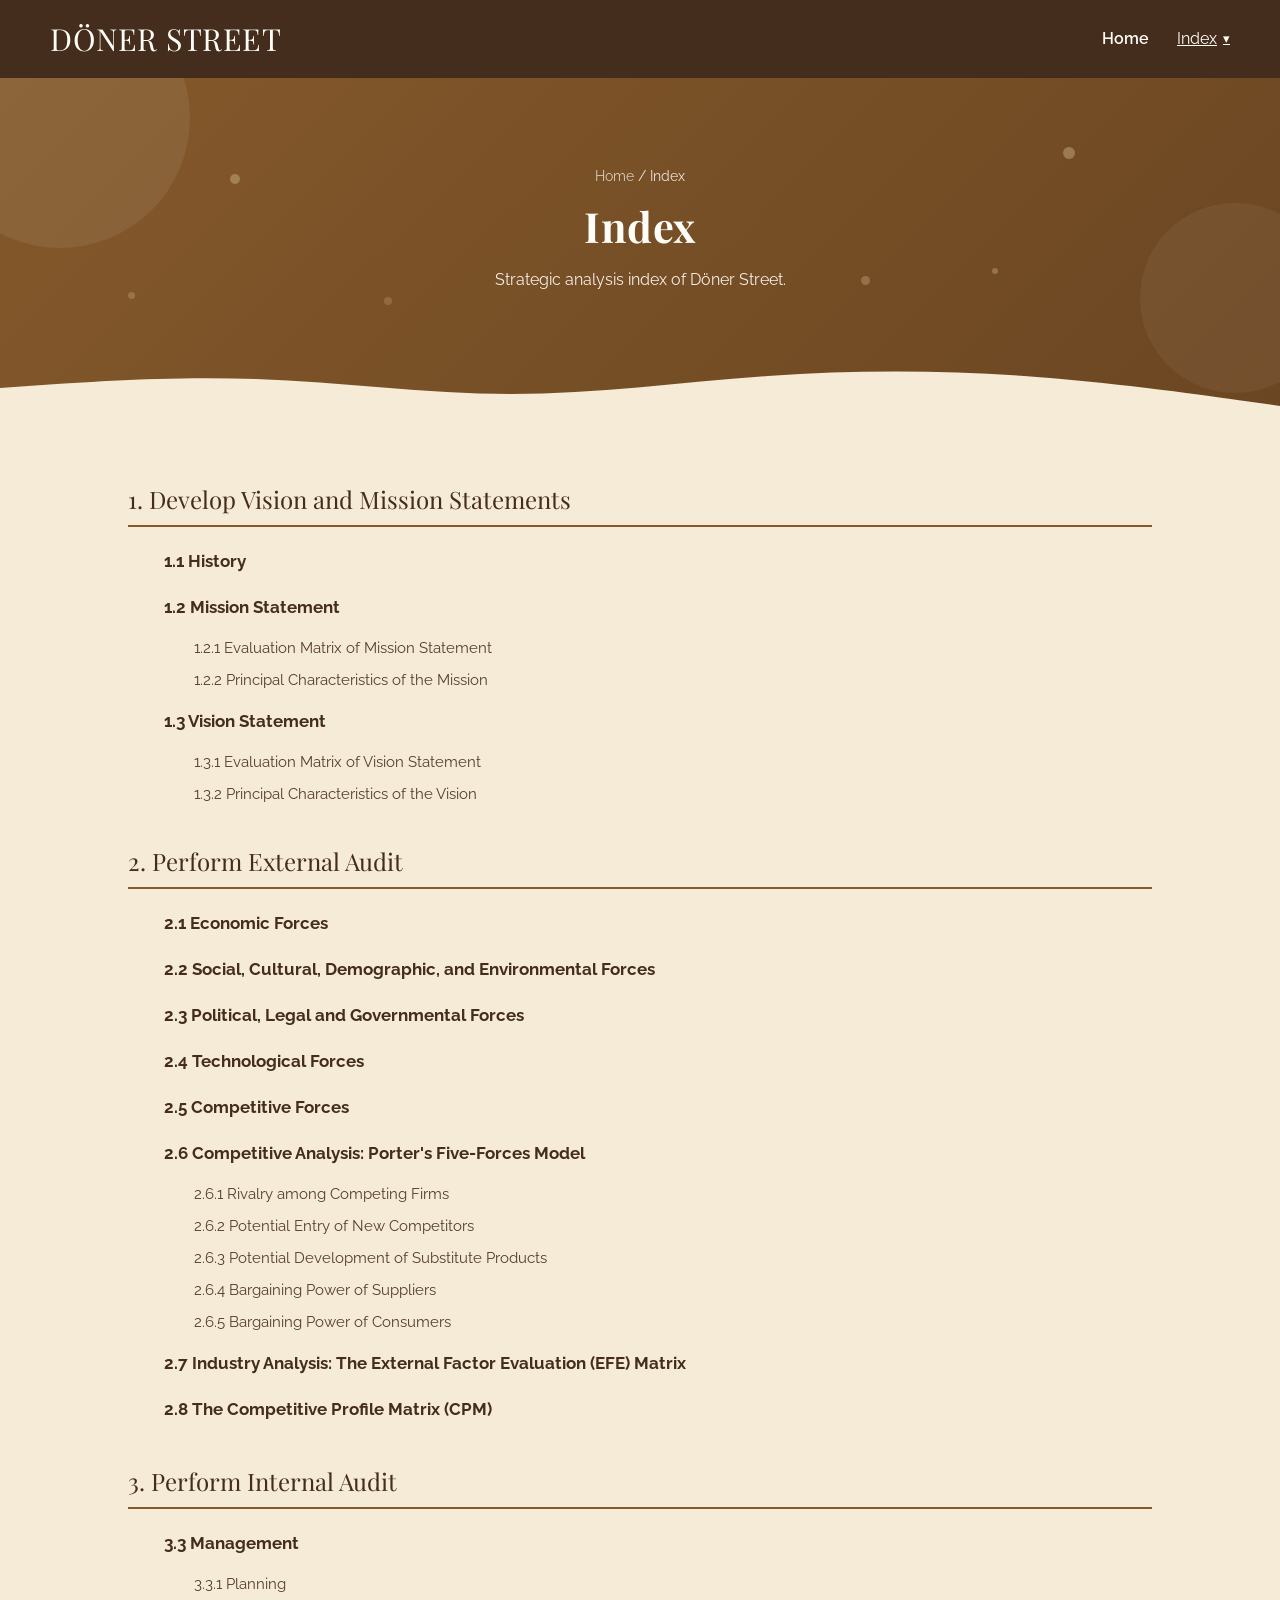
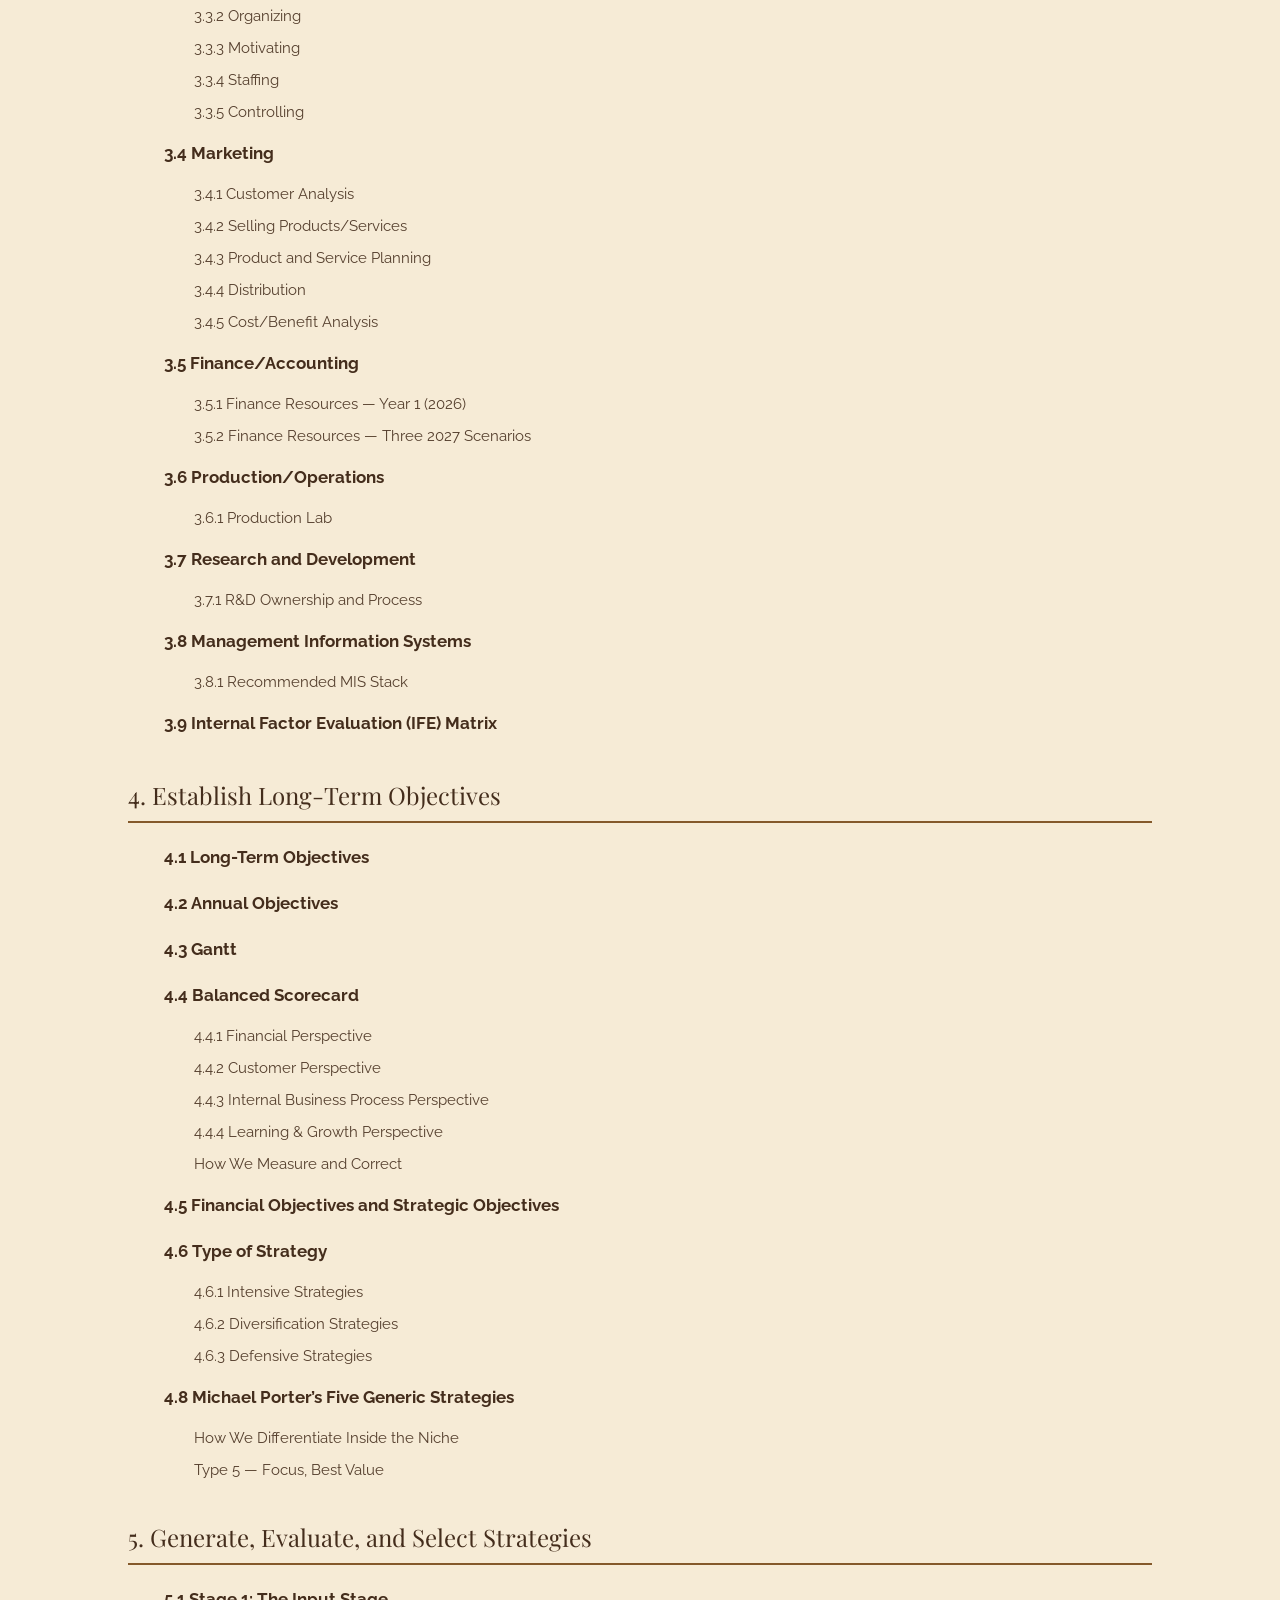
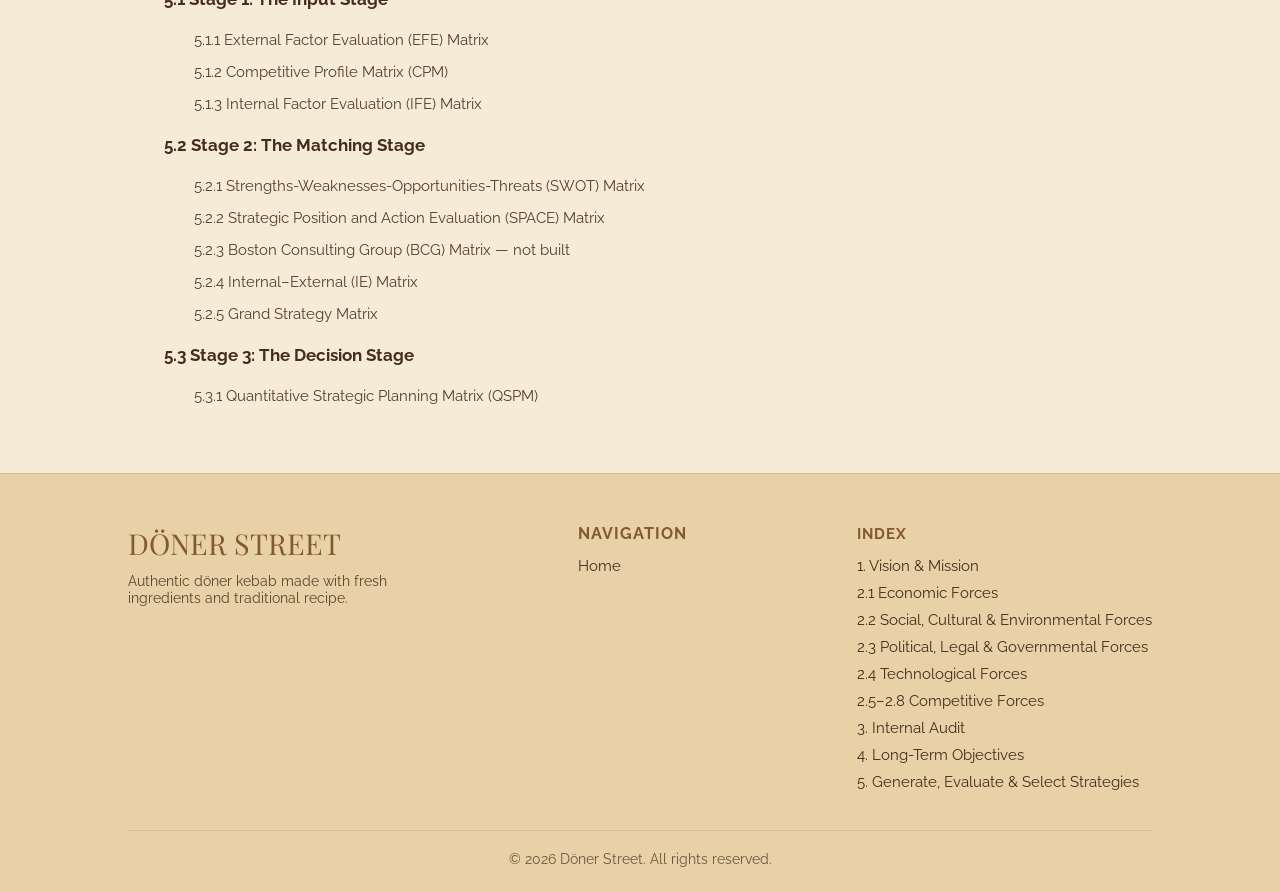
<file: sitemap.html>
<!DOCTYPE html>
<html lang="en">

<head>
    <meta charset="UTF-8">
    <meta name="viewport" content="width=device-width, initial-scale=1.0">
    <title>Index - Döner Street</title>

    <link rel="stylesheet" href="css/base.css">
    <link rel="stylesheet" href="css/paginas.css">
    <link href="https://fonts.googleapis.com/css2?family=Playfair+Display:wght@600;700&family=Raleway:wght@300;400;500;600&display=swap"
        rel="stylesheet">
</head>

<body>

    <header class="navbar">
        <div class="logo"><a href="index.html">DÖNER STREET</a></div>
        <nav>
            <a href="index.html">Home</a>

            <div class="dropdown">
                <a href="sitemap.html" class="dropdown-toggle">Index</a>
                <div class="dropdown-menu">
                    <span class="dd-chapter">1. Vision &amp; Mission</span>
                    <a href="mision-vision.html">1. Vision &amp; Mission</a>
                    <a href="mision-vision.html#section-1-1" class="dd-l3">1.1 History</a>
                    <a href="mision-vision.html#section-1-2" class="dd-l3">1.2 Mission Statement</a>
                    <a href="mision-vision.html#section-1-3" class="dd-l3">1.3 Vision Statement</a>

                    <span class="dd-chapter">2. External Audit</span>
                    <a href="fuerzas-economicas.html">2.1 Economic Forces</a>
                    <a href="fuerzas-sociales.html">2.2 Social, Cultural &amp; Environmental Forces</a>
                    <a href="fuerzas-legales.html">2.3 Political, Legal &amp; Governmental Forces</a>
                    <a href="fuerzas-tecnologicas.html">2.4 Technological Forces</a>
                    <a href="fuerzas-competitivas.html#section-2-5">2.5&ndash;2.8 Competitive Forces</a>
                    <a href="fuerzas-competitivas.html#section-2-6" class="dd-l3">2.6 Porter's Five Forces</a>
                    <a href="fuerzas-competitivas.html#section-2-7" class="dd-l3">2.7 EFE Matrix</a>
                    <a href="fuerzas-competitivas.html#section-2-8" class="dd-l3">2.8 CPM</a>

                    <span class="dd-chapter">3. Internal Audit</span>
                    <a href="auditoria-interna.html">3. Internal Audit</a>
                    <a href="auditoria-interna.html#section-3-3" class="dd-l3">3.3 Management</a>
                    <a href="auditoria-interna.html#section-3-4" class="dd-l3">3.4 Marketing</a>
                    <a href="auditoria-interna.html#section-3-5" class="dd-l3">3.5 Finance/Accounting</a>
                    <a href="auditoria-interna.html#section-3-6" class="dd-l3">3.6 Production/Operations</a>
                    <a href="auditoria-interna.html#section-3-7" class="dd-l3">3.7 Research &amp; Development</a>
                    <a href="auditoria-interna.html#section-3-8" class="dd-l3">3.8 Management Information Systems</a>
                    <a href="auditoria-interna.html#section-3-9" class="dd-l3">3.9 IFE Matrix</a>

                    <span class="dd-chapter">4. Long-Term Objectives</span>
                    <a href="objetivos-estrategias.html">4. Establish Long-Term Objectives</a>
                    <a href="objetivos-estrategias.html#section-4-1" class="dd-l3">4.1 Long-Term Objectives</a>
                    <a href="objetivos-estrategias.html#section-4-2" class="dd-l3">4.2 Annual Objectives</a>
                    <a href="objetivos-estrategias.html#section-4-3" class="dd-l3">4.3 Gantt</a>
                    <a href="objetivos-estrategias.html#section-4-4" class="dd-l3">4.4 Balanced Scorecard</a>
                    <a href="objetivos-estrategias.html#section-4-5" class="dd-l3">4.5 Financial &amp; Strategic Objectives</a>
                    <a href="objetivos-estrategias.html#section-4-6" class="dd-l3">4.6 Type of Strategy</a>
                    <a href="objetivos-estrategias.html#section-4-8" class="dd-l3">4.8 Porter's Five Generic Strategies</a>

                    <span class="dd-chapter">5. Generate, Evaluate &amp; Select Strategies</span>
                    <a href="seleccion-estrategias.html">5. Generate, Evaluate, and Select Strategies</a>
                    <a href="seleccion-estrategias.html#section-5-1" class="dd-l3">5.1 Input Stage</a>
                    <a href="seleccion-estrategias.html#section-5-2" class="dd-l3">5.2 Matching Stage</a>
                    <a href="seleccion-estrategias.html#section-5-2-1" class="dd-l3">5.2.1 SWOT Matrix</a>
                    <a href="seleccion-estrategias.html#section-5-3" class="dd-l3">5.3 Decision Stage (QSPM)</a>

                    <a href="sitemap.html" class="dd-viewall">View Full Index &rarr;</a>
                </div>
            </div>
        </nav>
    </header>

    <section class="hero-index">
        <div class="bg-shape shape-1"></div>
        <div class="bg-shape shape-2"></div>
        <div class="bg-dot dot-1"></div>
        <div class="bg-dot dot-2"></div>
        <div class="bg-dot dot-3"></div>
        <div class="bg-dot dot-4"></div>
        <div class="bg-dot dot-5"></div>
        <div class="bg-dot dot-6"></div>

        <div class="index-container">
            <p class="index-breadcrumb"><a href="index.html">Home</a> / Index</p>
            <h1 class="index-title">Index</h1>
            <p class="index-description">Strategic analysis index of D&ouml;ner Street.</p>
        </div>

        <div class="wave-container">
            <svg class="wave" xmlns="http://www.w3.org/2000/svg" viewBox="0 0 1440 320" preserveAspectRatio="none" aria-hidden="true">
                <path fill-opacity="1" d="M0,192L48,181.3C96,171,192,149,288,160C384,171,480,213,576,213.3C672,213,768,171,864,149.3C960,128,1056,128,1152,149.3C1248,171,1344,213,1392,234.6L1440,256L1440,320L1392,320C1344,320,1248,320,1152,320C1056,320,960,320,864,320C768,320,672,320,576,320C480,320,384,320,288,320C192,320,96,320,48,320L0,320Z"></path>
            </svg>
        </div>
    </section>

    <main class="contenido-pagina">
        <div class="toc-chapter">1. Develop Vision and Mission Statements</div>
        <a class="toc-link-2" href="mision-vision.html#section-1-1">1.1 History</a>
        <a class="toc-link-2" href="mision-vision.html#section-1-2">1.2 Mission Statement</a>
        <a class="toc-link-3" href="mision-vision.html#section-1-2-1">1.2.1 Evaluation Matrix of Mission Statement</a>
        <a class="toc-link-3" href="mision-vision.html#section-1-2-2">1.2.2 Principal Characteristics of the Mission</a>
        <a class="toc-link-2" href="mision-vision.html#section-1-3">1.3 Vision Statement</a>
        <a class="toc-link-3" href="mision-vision.html#section-1-3-1">1.3.1 Evaluation Matrix of Vision Statement</a>
        <a class="toc-link-3" href="mision-vision.html#section-1-3-2">1.3.2 Principal Characteristics of the Vision</a>

        <div class="toc-chapter">2. Perform External Audit</div>
        <a class="toc-link-2" href="fuerzas-economicas.html">2.1 Economic Forces</a>
        <a class="toc-link-2" href="fuerzas-sociales.html">2.2 Social, Cultural, Demographic, and Environmental Forces</a>
        <a class="toc-link-2" href="fuerzas-legales.html">2.3 Political, Legal and Governmental Forces</a>
        <a class="toc-link-2" href="fuerzas-tecnologicas.html">2.4 Technological Forces</a>
        <a class="toc-link-2" href="fuerzas-competitivas.html#section-2-5">2.5 Competitive Forces</a>
        <a class="toc-link-2" href="fuerzas-competitivas.html#section-2-6">2.6 Competitive Analysis: Porter's Five-Forces Model</a>
        <a class="toc-link-3" href="fuerzas-competitivas.html#section-2-6-1">2.6.1 Rivalry among Competing Firms</a>
        <a class="toc-link-3" href="fuerzas-competitivas.html#section-2-6-2">2.6.2 Potential Entry of New Competitors</a>
        <a class="toc-link-3" href="fuerzas-competitivas.html#section-2-6-3">2.6.3 Potential Development of Substitute Products</a>
        <a class="toc-link-3" href="fuerzas-competitivas.html#section-2-6-4">2.6.4 Bargaining Power of Suppliers</a>
        <a class="toc-link-3" href="fuerzas-competitivas.html#section-2-6-5">2.6.5 Bargaining Power of Consumers</a>
        <a class="toc-link-2" href="fuerzas-competitivas.html#section-2-7">2.7 Industry Analysis: The External Factor Evaluation (EFE) Matrix</a>
        <a class="toc-link-2" href="fuerzas-competitivas.html#section-2-8">2.8 The Competitive Profile Matrix (CPM)</a>

        <div class="toc-chapter">3. Perform Internal Audit</div>
        <a class="toc-link-2" href="auditoria-interna.html#section-3-3">3.3 Management</a>
        <a class="toc-link-3" href="auditoria-interna.html#section-3-3-1">3.3.1 Planning</a>
        <a class="toc-link-3" href="auditoria-interna.html#section-3-3-2">3.3.2 Organizing</a>
        <a class="toc-link-3" href="auditoria-interna.html#section-3-3-3">3.3.3 Motivating</a>
        <a class="toc-link-3" href="auditoria-interna.html#section-3-3-4">3.3.4 Staffing</a>
        <a class="toc-link-3" href="auditoria-interna.html#section-3-3-5">3.3.5 Controlling</a>
        <a class="toc-link-2" href="auditoria-interna.html#section-3-4">3.4 Marketing</a>
        <a class="toc-link-3" href="auditoria-interna.html#section-3-4-1">3.4.1 Customer Analysis</a>
        <a class="toc-link-3" href="auditoria-interna.html#section-3-4-2">3.4.2 Selling Products/Services</a>
        <a class="toc-link-3" href="auditoria-interna.html#section-3-4-3">3.4.3 Product and Service Planning</a>
        <a class="toc-link-3" href="auditoria-interna.html#section-3-4-4">3.4.4 Distribution</a>
        <a class="toc-link-3" href="auditoria-interna.html#section-3-4-5">3.4.5 Cost/Benefit Analysis</a>
        <a class="toc-link-2" href="auditoria-interna.html#section-3-5">3.5 Finance/Accounting</a>
        <a class="toc-link-3" href="auditoria-interna.html#section-3-5-1">3.5.1 Finance Resources &mdash; Year 1 (2026)</a>
        <a class="toc-link-3" href="auditoria-interna.html#section-3-5-2">3.5.2 Finance Resources &mdash; Three 2027 Scenarios</a>
        <a class="toc-link-2" href="auditoria-interna.html#section-3-6">3.6 Production/Operations</a>
        <a class="toc-link-3" href="auditoria-interna.html#section-3-6-1">3.6.1 Production Lab</a>
        <a class="toc-link-2" href="auditoria-interna.html#section-3-7">3.7 Research and Development</a>
        <a class="toc-link-3" href="auditoria-interna.html#section-3-7-1">3.7.1 R&amp;D Ownership and Process</a>
        <a class="toc-link-2" href="auditoria-interna.html#section-3-8">3.8 Management Information Systems</a>
        <a class="toc-link-3" href="auditoria-interna.html#section-3-8-1">3.8.1 Recommended MIS Stack</a>
        <a class="toc-link-2" href="auditoria-interna.html#section-3-9">3.9 Internal Factor Evaluation (IFE) Matrix</a>

        <div class="toc-chapter">4. Establish Long-Term Objectives</div>
        <a class="toc-link-2" href="objetivos-estrategias.html#section-4-1">4.1 Long-Term Objectives</a>
        <a class="toc-link-2" href="objetivos-estrategias.html#section-4-2">4.2 Annual Objectives</a>
        <a class="toc-link-2" href="objetivos-estrategias.html#section-4-3">4.3 Gantt</a>
        <a class="toc-link-2" href="objetivos-estrategias.html#section-4-4">4.4 Balanced Scorecard</a>
        <a class="toc-link-3" href="objetivos-estrategias.html#section-4-4-1">4.4.1 Financial Perspective</a>
        <a class="toc-link-3" href="objetivos-estrategias.html#section-4-4-2">4.4.2 Customer Perspective</a>
        <a class="toc-link-3" href="objetivos-estrategias.html#section-4-4-3">4.4.3 Internal Business Process Perspective</a>
        <a class="toc-link-3" href="objetivos-estrategias.html#section-4-4-4">4.4.4 Learning &amp; Growth Perspective</a>
        <a class="toc-link-3" href="objetivos-estrategias.html#section-4-4-5">How We Measure and Correct</a>
        <a class="toc-link-2" href="objetivos-estrategias.html#section-4-5">4.5 Financial Objectives and Strategic Objectives</a>
        <a class="toc-link-2" href="objetivos-estrategias.html#section-4-6">4.6 Type of Strategy</a>
        <a class="toc-link-3" href="objetivos-estrategias.html#section-4-6-1">4.6.1 Intensive Strategies</a>
        <a class="toc-link-3" href="objetivos-estrategias.html#section-4-6-2">4.6.2 Diversification Strategies</a>
        <a class="toc-link-3" href="objetivos-estrategias.html#section-4-6-3">4.6.3 Defensive Strategies</a>
        <a class="toc-link-2" href="objetivos-estrategias.html#section-4-8">4.8 Michael Porter&rsquo;s Five Generic Strategies</a>
        <a class="toc-link-3" href="objetivos-estrategias.html#section-4-8-type-3">How We Differentiate Inside the Niche</a>
        <a class="toc-link-3" href="objetivos-estrategias.html#section-4-8-type-5">Type 5 &mdash; Focus, Best Value</a>

        <div class="toc-chapter">5. Generate, Evaluate, and Select Strategies</div>
        <a class="toc-link-2" href="seleccion-estrategias.html#section-5-1">5.1 Stage 1: The Input Stage</a>
        <a class="toc-link-3" href="seleccion-estrategias.html#section-5-1-1">5.1.1 External Factor Evaluation (EFE) Matrix</a>
        <a class="toc-link-3" href="seleccion-estrategias.html#section-5-1-2">5.1.2 Competitive Profile Matrix (CPM)</a>
        <a class="toc-link-3" href="seleccion-estrategias.html#section-5-1-3">5.1.3 Internal Factor Evaluation (IFE) Matrix</a>
        <a class="toc-link-2" href="seleccion-estrategias.html#section-5-2">5.2 Stage 2: The Matching Stage</a>
        <a class="toc-link-3" href="seleccion-estrategias.html#section-5-2-1">5.2.1 Strengths-Weaknesses-Opportunities-Threats (SWOT) Matrix</a>
        <a class="toc-link-3" href="seleccion-estrategias.html#section-5-2-2">5.2.2 Strategic Position and Action Evaluation (SPACE) Matrix</a>
        <a class="toc-link-3" href="seleccion-estrategias.html#section-5-2-3">5.2.3 Boston Consulting Group (BCG) Matrix &mdash; not built</a>
        <a class="toc-link-3" href="seleccion-estrategias.html#section-5-2-4">5.2.4 Internal&ndash;External (IE) Matrix</a>
        <a class="toc-link-3" href="seleccion-estrategias.html#section-5-2-5">5.2.5 Grand Strategy Matrix</a>
        <a class="toc-link-2" href="seleccion-estrategias.html#section-5-3">5.3 Stage 3: The Decision Stage</a>
        <a class="toc-link-3" href="seleccion-estrategias.html#section-5-3-1">5.3.1 Quantitative Strategic Planning Matrix (QSPM)</a>

    </main>

    <footer class="footer">
        <div class="footer-content">
            <div>
                <div class="footer-logo">DÖNER STREET</div>
                <p class="footer-tagline">Authentic döner kebab made with fresh ingredients and traditional
                    recipe.</p>
            </div>
            <div class="footer-col">
                <h4>Navigation</h4>
                <a href="index.html">Home</a>
            </div>
            <div class="footer-col">
                <h4><a href="sitemap.html">Index</a></h4>
                <a href="mision-vision.html">1. Vision &amp; Mission</a>
                <a href="fuerzas-economicas.html">2.1 Economic Forces</a>
                <a href="fuerzas-sociales.html">2.2 Social, Cultural &amp; Environmental Forces</a>
                <a href="fuerzas-legales.html">2.3 Political, Legal &amp; Governmental Forces</a>
                <a href="fuerzas-tecnologicas.html">2.4 Technological Forces</a>
                <a href="fuerzas-competitivas.html">2.5&ndash;2.8 Competitive Forces</a>
                <a href="auditoria-interna.html">3. Internal Audit</a>
                <a href="objetivos-estrategias.html">4. Long-Term Objectives</a>
                <a href="seleccion-estrategias.html">5. Generate, Evaluate &amp; Select Strategies</a>
            </div>
        </div>
        <p class="footer-copy">&copy; 2026 Döner Street. All rights reserved.</p>
    </footer>

</body>

</html>
</file>
<file: css/base.css>
/* ========================================================
   BRAND VARIABLES - DÖNER HOUSE
   Warm, earthy, rustic palette
======================================================== */
:root {
    --color-fondo: #E8D1A7;         /* Crema suave - base */
    --color-superficie: #F6EBD6;    /* Crema claro para tarjetas */
    --color-blanco: #FFFDF8;
    --color-primario: #84592B;      /* Toasted Caramel */
    --color-primario-oscuro: #6B4622;
    --color-secundario: #9D9167;    /* Olive Harvest */
    --color-acento: #743014;        /* Spiced Wine */
    --color-acento-oscuro: #5C2510;
    --color-texto: #442D1C;         /* Cowhide Cocoa */

    --fuente-titulo: 'Playfair Display', 'Georgia', serif;
    --fuente-cuerpo: 'Raleway', sans-serif;
}

/* ========================================================
   RESET Y BASE
======================================================== */
* {
    margin: 0;
    padding: 0;
    box-sizing: border-box;
}

body {
    font-family: var(--fuente-cuerpo);
    background-color: var(--color-fondo);
    color: var(--color-texto);
}

h1, h2, h3, h4, .logo {
    font-family: var(--fuente-titulo);
    letter-spacing: 0.5px;
    color: var(--color-texto);
}

a {
    color: inherit;
}

img {
    max-width: 100%;
    display: block;
}

/* ========================================================
   HEADER / NAVBAR
======================================================== */
.navbar {
    background-color: var(--color-texto);
    color: var(--color-blanco);
    display: flex;
    justify-content: space-between;
    align-items: center;
    padding: 18px 50px;
    position: sticky;
    top: 0;
    z-index: 1000;
    border-bottom: 1px solid rgba(68, 45, 28, 0.15);
}

.navbar .logo a {
    font-size: 1.9rem;
    text-decoration: none;
    color: var(--color-blanco);
}

.navbar nav {
    display: flex;
    align-items: center;
    gap: 28px;
}

.navbar nav > a {
    text-decoration: none;
    font-weight: 600;
    font-size: 1rem;
    color: var(--color-blanco);
    transition: color 0.3s ease;
    cursor: pointer;
}

.navbar nav > a:hover {
    color: var(--color-fondo);
}

/* ========================================================
   DROPDOWN MENU (INDEX)
======================================================== */
.dropdown {
    position: relative;
    display: inline-block;
    padding-bottom: 14px;
    margin-bottom: -14px;
}

.dropdown-toggle {
    display: flex;
    align-items: center;
    gap: 6px;
}

.dropdown-toggle::after {
    content: '▾';
    font-size: 0.8rem;
}

.dropdown-menu {
    display: none;
    position: absolute;
    top: 100%;
    right: 0;
    background-color: var(--color-blanco);
    min-width: 300px;
    max-width: 90vw;
    max-height: 75vh;
    overflow-y: auto;
    box-shadow: 0 10px 25px rgba(68, 45, 28, 0.18);
    border-radius: 10px;
    border: 1px solid rgba(68, 45, 28, 0.1);
    padding: 10px 0;
    z-index: 20;
}

.dropdown-menu .dd-chapter {
    display: block;
    padding: 12px 20px 4px;
    font-size: 0.72rem;
    font-weight: 700;
    letter-spacing: 0.5px;
    text-transform: uppercase;
    color: var(--color-primario);
    opacity: 0.55;
}

.dropdown-menu a.dd-l3 {
    padding-left: 36px;
    font-size: 0.85rem;
    font-weight: 400;
    opacity: 0.85;
}

.dropdown-menu a.dd-viewall {
    margin-top: 6px;
    border-top: 1px solid rgba(68, 45, 28, 0.1);
    font-weight: 700;
    color: var(--color-primario);
}

.dropdown:hover .dropdown-menu {
    display: block;
    animation: fadeIn 0.25s ease;
}

.dropdown-menu a {
    display: block;
    padding: 10px 20px;
    text-decoration: none;
    color: var(--color-texto);
    font-size: 0.92rem;
    font-weight: 500;
    transition: background 0.2s ease, color 0.2s ease;
}

.dropdown-menu a:hover {
    background-color: var(--color-superficie);
    color: var(--color-primario);
}

@keyframes fadeIn {
    from { opacity: 0; transform: translateY(-10px); }
    to { opacity: 1; transform: translateY(0); }
}

/* ========================================================
   GENERAL BUTTONS
======================================================== */
.btn-primario {
    display: inline-block;
    padding: 14px 32px;
    border-radius: 30px;
    font-weight: 600;
    text-decoration: none;
    font-family: var(--fuente-cuerpo);
    border: none;
    cursor: pointer;
    transition: all 0.3s ease;
    font-size: 1rem;
    background-color: var(--color-primario);
    color: var(--color-blanco);
}

.btn-primario:hover {
    background-color: var(--color-primario-oscuro);
    transform: translateY(-2px);
}

/* ========================================================
   EXAMPLE CONTENT NOTICE
======================================================== */
.aviso-ejemplo {
    display: inline-block;
    background-color: rgba(157, 145, 103, 0.2);
    border: 1px dashed var(--color-secundario);
    color: var(--color-primario-oscuro);
    font-size: 0.85rem;
    font-weight: 600;
    padding: 8px 16px;
    border-radius: 20px;
    margin-bottom: 20px;
}

/* ========================================================
   FOOTER
======================================================== */
.footer {
    background-color: var(--color-fondo);
    color: var(--color-texto);
    padding: 50px 10% 25px;
    border-top: 1px solid rgba(68, 45, 28, 0.15);
}

.footer-content {
    display: flex;
    flex-wrap: wrap;
    justify-content: space-between;
    gap: 30px;
    margin-bottom: 30px;
}

.footer-logo {
    font-family: var(--fuente-titulo);
    font-size: 1.8rem;
    color: var(--color-primario);
}

.footer-tagline {
    max-width: 280px;
    margin-top: 10px;
    font-size: 0.9rem;
    color: var(--color-texto);
    opacity: 0.85;
}

.footer-col h4 {
    font-family: var(--fuente-cuerpo);
    font-size: 1rem;
    text-transform: uppercase;
    letter-spacing: 1px;
    color: var(--color-primario);
    margin-bottom: 14px;
}

.footer-col a {
    display: block;
    text-decoration: none;
    color: var(--color-texto);
    font-size: 0.92rem;
    margin-bottom: 10px;
    transition: color 0.2s ease;
}

.footer-col h4 a {
    display: inline;
    color: inherit;
    margin-bottom: 0;
}

.footer-col h4 a:hover {
    text-decoration: underline;
}

.footer-col a:hover {
    color: var(--color-acento);
}

.footer-copy {
    text-align: center;
    font-size: 0.85rem;
    opacity: 0.75;
    padding-top: 20px;
    border-top: 1px solid rgba(68, 45, 28, 0.15);
}

/* ========================================================
   RESPONSIVE BASE
======================================================== */
@media (max-width: 900px) {
    .navbar {
        flex-direction: column;
        gap: 15px;
        padding: 15px 20px;
    }

    .navbar nav {
        flex-wrap: wrap;
        justify-content: center;
        gap: 15px;
    }
}
</file>
<file: css/estilo.css>
/* ========================================================
   PÁGINA PRINCIPAL - DÖNER HOUSE
   Requiere base.css cargado antes que este archivo
======================================================== */

/* ========================================================
   HERO
======================================================== */
.hero {
    display: flex;
    align-items: center;
    justify-content: space-between;
    gap: 40px;
    padding: 80px 10% 60px;
    background-color: var(--color-fondo);
    min-height: 55vh;
}

.hero-text {
    max-width: 52%;
}

.hero-text h1 {
    font-size: 3.6rem;
    line-height: 1.15;
    margin-bottom: 20px;
}

.hero-text p {
    font-size: 1.15rem;
    line-height: 1.7;
    color: var(--color-texto);
    opacity: 0.9;
    margin-bottom: 30px;
}

.hero-botones {
    display: flex;
    gap: 18px;
    flex-wrap: wrap;
}

.hero-img {
    max-width: 42%;
}

.hero-img img {
    width: 100%;
    max-width: 420px;
    height: 320px;
    object-fit: cover;
    border-radius: 18px;
    box-shadow: 0 20px 40px rgba(68, 45, 28, 0.25);
    margin-left: auto;
}

/* ========================================================
   HERO-OLA (dark hero with wave divider into the page)
======================================================== */
.hero-ola {
    position: relative;
    background: linear-gradient(135deg, var(--color-primario), var(--color-primario-oscuro));
    padding: 100px 10% 150px;
    overflow: hidden;
}

.hero-ola-wave {
    position: absolute;
    left: 0;
    bottom: -1px;
    width: 100%;
    height: 90px;
    display: block;
}

.hero-ola-wave path {
    fill: var(--color-superficie);
}

.bg-shape {
    position: absolute;
    border-radius: 50%;
    background-color: rgba(255, 255, 255, 0.07);
    pointer-events: none;
}

.shape-1 {
    width: 260px;
    height: 260px;
    top: -90px;
    left: -70px;
}

.shape-2 {
    width: 190px;
    height: 190px;
    bottom: 30px;
    right: -50px;
    background-color: rgba(255, 255, 255, 0.05);
}

.bg-dot {
    position: absolute;
    border-radius: 50%;
    background-color: var(--color-fondo);
    opacity: 0.35;
    pointer-events: none;
}

.dot-1 { width: 10px; height: 10px; top: 28%; left: 18%; }
.dot-2 { width: 7px;  height: 7px;  top: 62%; left: 10%; opacity: 0.25; }
.dot-3 { width: 12px; height: 12px; top: 20%; right: 16%; }
.dot-4 { width: 6px;  height: 6px;  top: 55%; right: 22%; opacity: 0.3; }
.dot-5 { width: 8px;  height: 8px;  bottom: 34%; left: 30%; opacity: 0.2; }
.dot-6 { width: 9px;  height: 9px;  bottom: 40%; right: 32%; opacity: 0.28; }
.dot-7 { width: 6px;  height: 6px;  top: 12%; left: 44%; opacity: 0.22; }
.dot-8 { width: 8px;  height: 8px;  top: 78%; left: 56%; opacity: 0.3; }
.dot-9 { width: 11px; height: 11px; top: 42%; left: 4%;  opacity: 0.18; }
.dot-10 { width: 7px; height: 7px;  top: 14%; right: 38%; opacity: 0.26; }
.dot-11 { width: 9px; height: 9px;  bottom: 14%; left: 14%; opacity: 0.22; }
.dot-12 { width: 6px; height: 6px;  top: 48%; right: 6%;  opacity: 0.32; }

.döner-container {
    position: relative;
    z-index: 1;
    display: flex;
    align-items: center;
    justify-content: space-between;
    gap: 40px;
    width: 100%;
}

.döner-content {
    max-width: 52%;
}

.döner-title {
    font-size: 3.6rem;
    line-height: 1.15;
    margin-bottom: 20px;
    color: var(--color-blanco);
}

.döner-description {
    font-size: 1.15rem;
    line-height: 1.7;
    color: var(--color-blanco);
    opacity: 0.9;
    margin-bottom: 30px;
}

.döner-description em {
    font-style: normal;
    color: var(--color-fondo);
    font-weight: 600;
}

.döner-btn {
    display: inline-flex;
    align-items: center;
    gap: 8px;
    padding: 14px 32px;
    border-radius: 30px;
    background-color: var(--color-blanco);
    color: var(--color-primario-oscuro);
    font-weight: 600;
    text-decoration: none;
    font-size: 1rem;
    transition: all 0.3s ease;
}

.döner-btn:hover {
    background-color: var(--color-fondo);
    transform: translateY(-2px);
}

.döner-btn .arrow {
    transition: transform 0.3s ease;
}

.döner-btn:hover .arrow {
    transform: translateX(4px);
}

.döner-image-wrapper {
    max-width: 42%;
}

.döner-img {
    width: 100%;
    max-width: 420px;
    height: 320px;
    object-fit: cover;
    border-radius: 18px;
    box-shadow: 0 20px 40px rgba(0, 0, 0, 0.35);
    margin-left: auto;
    display: block;
}

/* ========================================================
   CONTENIDO PRINCIPAL (MAIN)
======================================================== */
.main {
    padding: 60px 10%;
    background-color: var(--color-superficie);
}

.section-heading {
    text-align: center;
    margin-bottom: 30px;
}

.section-heading h2 {
    font-size: 2.4rem;
    margin-bottom: 10px;
}

.section-heading p {
    color: var(--color-texto);
    opacity: 0.8;
}

/* ========================================================
   SECCIÓN: GALERÍA
======================================================== */
.galeria {
    margin-bottom: 80px;
}

.grid-galeria {
    display: grid;
    grid-template-columns: repeat(auto-fit, minmax(220px, 1fr));
    gap: 25px;
}

.galeria-card {
    border-radius: 14px;
    overflow: hidden;
    border: 1px solid rgba(157, 145, 103, 0.4);
    box-shadow: 0 6px 16px rgba(68, 45, 28, 0.08);
    transition: transform 0.3s ease, box-shadow 0.3s ease;
}

.galeria-card:hover {
    transform: translateY(-6px);
    box-shadow: 0 14px 26px rgba(68, 45, 28, 0.18);
}

.galeria-card img {
    width: 100%;
    height: 220px;
    object-fit: cover;
}

/* ========================================================
   SECCIÓN: NUESTRO PROCESO
======================================================== */
.proceso {
    background-color: var(--color-primario);
    color: var(--color-blanco);
    padding: 90px 8% 80px;
    border-radius: 20px;
    margin-bottom: 80px;
    text-align: center;
}

.proceso .section-heading h2,
.proceso .section-heading p {
    color: var(--color-blanco);
}

.proceso .aviso-ejemplo {
    background-color: rgba(255, 255, 255, 0.15);
    border-color: rgba(255, 255, 255, 0.5);
    color: var(--color-blanco);
}

.pasos {
    position: relative;
    display: grid;
    grid-template-columns: repeat(4, 1fr);
    gap: 30px;
    margin-top: 55px;
}

.pasos::before {
    content: '';
    position: absolute;
    top: 30px;
    left: 12.5%;
    right: 12.5%;
    height: 0;
    border-top: 2px dashed rgba(255, 255, 255, 0.35);
    z-index: 0;
}

.paso {
    position: relative;
    z-index: 1;
    text-align: center;
    max-width: 240px;
    margin: 0 auto;
}

.paso-icon {
    width: 26px;
    height: 26px;
    margin: 0 auto 10px;
    color: var(--color-fondo);
    opacity: 0.9;
}

.paso-icon svg {
    width: 100%;
    height: 100%;
}

.paso .numero {
    width: 60px;
    height: 60px;
    margin: 0 auto 18px;
    border-radius: 50%;
    background-color: var(--color-blanco);
    color: var(--color-primario);
    display: flex;
    align-items: center;
    justify-content: center;
    font-family: var(--fuente-titulo);
    font-size: 1.6rem;
    font-weight: 700;
    position: relative;
    z-index: 1;
}

.paso h3 {
    color: var(--color-blanco);
    font-size: 1.1rem;
    margin-bottom: 10px;
    min-height: 2.6em;
    display: flex;
    align-items: center;
    justify-content: center;
}

.paso p {
    font-size: 0.92rem;
    opacity: 0.9;
    line-height: 1.5;
}

/* ========================================================
   SECCIÓN: NUESTRO EQUIPO
======================================================== */
.equipo {
    margin-bottom: 20px;
    text-align: center;
}

.equipo .aviso-ejemplo {
    margin-bottom: 30px;
}

.grid-equipo {
    display: flex;
    flex-wrap: wrap;
    justify-content: center;
    gap: 30px;
    max-width: 900px;
    margin: 0 auto;
}

.equipo-card {
    flex: 0 1 250px;
    max-width: 250px;
    min-height: 300px;
    display: flex;
    flex-direction: column;
    align-items: center;
    background-color: var(--color-blanco);
    border-radius: 14px;
    padding: 30px 20px;
    box-shadow: 0 6px 16px rgba(68, 45, 28, 0.08);
    transition: transform 0.3s ease, box-shadow 0.3s ease;
}

.equipo-card:hover {
    transform: translateY(-6px);
    box-shadow: 0 14px 26px rgba(68, 45, 28, 0.18);
}

.equipo-card img {
    width: 110px;
    height: 110px;
    object-fit: cover;
    border-radius: 50%;
    margin: 0 auto 16px;
    border: 3px solid var(--color-secundario);
    flex-shrink: 0;
}

.equipo-card h3 {
    font-size: 1.15rem;
    margin-bottom: 6px;
}

.equipo-card p {
    font-size: 0.88rem;
    color: var(--color-texto);
    opacity: 0.8;
    display: -webkit-box;
    -webkit-line-clamp: 3;
    -webkit-box-orient: vertical;
    overflow: hidden;
}


/* ========================================================
   NEWSLETTER / SUSCRIPCIÓN
======================================================== */
.newsletter {
    background-color: var(--color-texto);
    color: var(--color-blanco);
    padding: 70px 10%;
    text-align: center;
}

.newsletter h2 {
    color: var(--color-blanco);
    font-size: 2.2rem;
    margin-bottom: 12px;
}

.newsletter p {
    opacity: 0.85;
    margin-bottom: 30px;
    max-width: 550px;
    margin-left: auto;
    margin-right: auto;
}

.newsletter-form {
    display: flex;
    justify-content: center;
    gap: 12px;
    flex-wrap: wrap;
}

.newsletter-form input {
    padding: 14px 22px;
    border-radius: 30px;
    border: none;
    width: 100%;
    max-width: 340px;
    font-family: var(--fuente-cuerpo);
    font-size: 1rem;
}

.newsletter-form button {
    background-color: var(--color-acento);
    color: var(--color-blanco);
    border: none;
    padding: 14px 30px;
    border-radius: 30px;
    font-weight: 600;
    cursor: pointer;
    font-family: var(--fuente-cuerpo);
    transition: background 0.3s ease;
}

.newsletter-form button:hover {
    background-color: var(--color-acento-oscuro);
}

/* ========================================================
   RESPONSIVE DESIGN
======================================================== */
@media (max-width: 900px) {
    .hero {
        flex-direction: column;
        text-align: center;
        padding: 50px 6%;
    }

    .hero-text, .hero-img {
        max-width: 100%;
    }

    .hero-img img {
        margin: 30px auto 0;
    }

    .hero-botones {
        justify-content: center;
    }

    .hero-text h1 {
        font-size: 2.6rem;
    }

    .hero-ola {
        padding: 60px 6% 100px;
    }

    .döner-container {
        flex-direction: column;
        text-align: center;
    }

    .döner-content, .döner-image-wrapper {
        max-width: 100%;
    }

    .döner-img {
        margin: 30px auto 0;
    }

    .döner-title {
        font-size: 2.6rem;
    }

    .proceso {
        border-radius: 0;
        padding: 60px 6%;
    }

    .pasos {
        grid-template-columns: repeat(2, 1fr);
        row-gap: 45px;
    }

    .pasos::before {
        display: none;
    }
}

@media (max-width: 500px) {
    .pasos {
        grid-template-columns: 1fr;
    }
}
</file>
<file: css/paginas.css>
/* ========================================================
   SUBPÁGINAS DE ANÁLISIS ESTRATÉGICO
   Requiere base.css cargado antes que este archivo
======================================================== */

.pagina-hero {
    position: relative;
    background: linear-gradient(135deg, var(--color-primario), var(--color-primario-oscuro));
    color: var(--color-blanco);
    padding: 70px 10% 110px;
    text-align: center;
    overflow: hidden;
}

.pagina-hero .breadcrumb {
    position: relative;
    z-index: 1;
    font-size: 0.85rem;
    opacity: 0.85;
    margin-bottom: 14px;
}

.pagina-hero .breadcrumb a {
    color: var(--color-blanco);
    text-decoration: none;
    opacity: 0.85;
}

.pagina-hero .breadcrumb a:hover {
    text-decoration: underline;
}

.pagina-hero h1 {
    position: relative;
    z-index: 1;
    color: var(--color-blanco);
    font-size: 2.6rem;
    margin-bottom: 14px;
}

.pagina-hero p {
    position: relative;
    z-index: 1;
    max-width: 640px;
    margin: 0 auto;
    opacity: 0.92;
    line-height: 1.6;
}

.pagina-hero .btn-volver-index {
    position: relative;
    z-index: 1;
}

/* ========================================================
   HERO-INDEX (sitemap.html — decorative shapes + wave)
   Shared decoration classes (.bg-shape, .bg-dot, .wave-container)
   also used by .pagina-hero on every strategic-analysis subpage.
======================================================== */
.hero-index {
    position: relative;
    background: linear-gradient(135deg, var(--color-primario), var(--color-primario-oscuro));
    color: var(--color-blanco);
    padding: 90px 10% 130px;
    text-align: center;
    overflow: hidden;
}

.bg-shape {
    position: absolute;
    border-radius: 50%;
    background-color: rgba(255, 255, 255, 0.07);
    pointer-events: none;
}

.shape-1 {
    width: 260px;
    height: 260px;
    top: -90px;
    left: -70px;
}

.shape-2 {
    width: 190px;
    height: 190px;
    bottom: 30px;
    right: -50px;
    background-color: rgba(255, 255, 255, 0.05);
}

.bg-dot {
    position: absolute;
    border-radius: 50%;
    background-color: var(--color-fondo);
    opacity: 0.35;
    pointer-events: none;
}

.dot-1 { width: 10px; height: 10px; top: 28%; left: 18%; }
.dot-2 { width: 7px;  height: 7px;  top: 62%; left: 10%; opacity: 0.25; }
.dot-3 { width: 12px; height: 12px; top: 20%; right: 16%; }
.dot-4 { width: 6px;  height: 6px;  top: 55%; right: 22%; opacity: 0.3; }
.dot-5 { width: 8px;  height: 8px;  bottom: 34%; left: 30%; opacity: 0.2; }
.dot-6 { width: 9px;  height: 9px;  bottom: 40%; right: 32%; opacity: 0.28; }
.dot-7 { width: 6px;  height: 6px;  top: 12%; left: 44%; opacity: 0.22; }
.dot-8 { width: 8px;  height: 8px;  top: 78%; left: 56%; opacity: 0.3; }
.dot-9 { width: 11px; height: 11px; top: 42%; left: 4%;  opacity: 0.18; }
.dot-10 { width: 7px; height: 7px;  top: 14%; right: 38%; opacity: 0.26; }
.dot-11 { width: 9px; height: 9px;  bottom: 14%; left: 14%; opacity: 0.22; }
.dot-12 { width: 6px; height: 6px;  top: 48%; right: 6%;  opacity: 0.32; }

.index-container {
    position: relative;
    z-index: 1;
}

.index-breadcrumb {
    display: block;
    font-size: 0.85rem;
    opacity: 0.85;
    margin-bottom: 14px;
}

.index-breadcrumb a {
    color: var(--color-blanco);
    text-decoration: none;
    opacity: 0.85;
}

.index-breadcrumb a:hover {
    text-decoration: underline;
}

.index-title {
    color: var(--color-blanco);
    font-size: 2.6rem;
    margin-bottom: 14px;
}

.index-description {
    max-width: 640px;
    margin: 0 auto;
    opacity: 0.92;
    line-height: 1.6;
}

.wave-container {
    position: absolute;
    left: 0;
    bottom: -1px;
    width: 100%;
    line-height: 0;
}

.wave-container .wave {
    width: 100%;
    height: 90px;
    display: block;
}

.wave-container .wave path {
    fill: var(--color-superficie);
}

.btn-volver-index {
    display: inline-flex;
    align-items: center;
    gap: 6px;
    margin-top: 22px;
    padding: 10px 24px;
    border-radius: 25px;
    background-color: var(--color-blanco);
    color: var(--color-primario);
    text-decoration: none;
    font-weight: 600;
    font-size: 0.92rem;
    transition: background-color 0.3s ease, transform 0.3s ease;
}

.btn-volver-index:hover {
    background-color: var(--color-fondo);
    transform: translateY(-2px);
}

.contenido-pagina {
    padding: 60px 10%;
    background-color: var(--color-superficie);
}

.contenido-pagina .aviso-ejemplo {
    display: block;
    text-align: center;
    max-width: 560px;
    margin: 0 auto 40px;
}

.grid-factores {
    display: grid;
    grid-template-columns: repeat(auto-fit, minmax(260px, 1fr));
    gap: 25px;
    margin-bottom: 20px;
}

.factor-card {
    background-color: var(--color-blanco);
    border: 1px solid rgba(157, 145, 103, 0.3);
    border-left: 5px solid var(--color-primario);
    border-radius: 12px;
    padding: 26px;
    box-shadow: 0 4px 10px rgba(68, 45, 28, 0.06);
    transition: transform 0.3s ease, box-shadow 0.3s ease;
}

.factor-card:hover {
    transform: translateY(-5px);
    box-shadow: 0 10px 20px rgba(68, 45, 28, 0.14);
}

.factor-card:nth-child(3n+2) {
    border-left-color: var(--color-secundario);
}

.factor-card:nth-child(3n+3) {
    border-left-color: var(--color-acento);
}

.factor-card h3 {
    font-size: 1.15rem;
    margin-bottom: 10px;
}

.factor-card p {
    font-size: 0.95rem;
    line-height: 1.6;
    color: var(--color-texto);
    opacity: 0.9;
}

/* Index page - clickable cards */
.grid-index {
    display: grid;
    grid-template-columns: repeat(auto-fit, minmax(260px, 1fr));
    gap: 25px;
}

.index-card {
    display: block;
    text-decoration: none;
    background-color: var(--color-blanco);
    border: 1px solid rgba(157, 145, 103, 0.3);
    border-left: 5px solid var(--color-primario);
    border-radius: 12px;
    padding: 26px;
    box-shadow: 0 4px 10px rgba(68, 45, 28, 0.06);
    transition: transform 0.3s ease, box-shadow 0.3s ease;
}

.index-card:hover {
    transform: translateY(-5px);
    box-shadow: 0 10px 20px rgba(68, 45, 28, 0.14);
}

.index-card:nth-child(3n+2) {
    border-left-color: var(--color-secundario);
}

.index-card:nth-child(3n+3) {
    border-left-color: var(--color-acento);
}

.index-card h3 {
    font-size: 1.15rem;
    margin-bottom: 10px;
}

.index-card p {
    font-size: 0.95rem;
    line-height: 1.6;
    color: var(--color-texto);
    opacity: 0.85;
    margin-bottom: 14px;
}

.index-card .index-card-link {
    font-weight: 600;
    font-size: 0.88rem;
    color: var(--color-primario);
}

/* Mission & Vision */
.bloques-mv {
    display: grid;
    grid-template-columns: repeat(auto-fit, minmax(300px, 1fr));
    gap: 30px;
    margin-bottom: 50px;
}

.bloque-mv {
    background-color: var(--color-blanco);
    border-radius: 14px;
    padding: 40px 32px;
    box-shadow: 0 6px 16px rgba(68, 45, 28, 0.08);
}

.bloque-mv.acento {
    background-color: var(--color-texto);
    color: var(--color-blanco);
}

.bloque-mv.acento h3 {
    color: var(--color-blanco);
}

.bloque-mv h3 {
    font-size: 1.6rem;
    margin-bottom: 16px;
    color: var(--color-primario);
}

.bloque-mv p {
    line-height: 1.7;
    font-size: 1rem;
}

.grid-valores {
    display: grid;
    grid-template-columns: repeat(auto-fit, minmax(180px, 1fr));
    gap: 20px;
}

.valor-card {
    text-align: center;
    padding: 22px 16px;
    background-color: var(--color-blanco);
    border-radius: 12px;
    border-top: 4px solid var(--color-secundario);
}

.valor-card h4 {
    font-family: var(--fuente-titulo);
    color: var(--color-primario);
    margin-bottom: 8px;
}

.valor-card p {
    font-size: 0.88rem;
    opacity: 0.85;
}

/* ========================================================
   NUMBERED SECTIONS (within subpages)
======================================================== */
.seccion {
    scroll-margin-top: 90px;
    margin-bottom: 50px;
}

.seccion h2 {
    font-size: 1.7rem;
    margin-bottom: 16px;
    padding-bottom: 10px;
    border-bottom: 2px solid var(--color-primario);
}

.subseccion {
    scroll-margin-top: 90px;
    margin: 26px 0 26px 20px;
}

.subseccion h3 {
    font-size: 1.25rem;
    margin-bottom: 10px;
    color: var(--color-primario);
}

.subsubseccion {
    scroll-margin-top: 90px;
    margin: 20px 0 20px 20px;
}

.subsubseccion h4 {
    font-family: var(--fuente-titulo);
    font-size: 1.05rem;
    margin-bottom: 8px;
}

.seccion > p, .subseccion > p {
    line-height: 1.7;
    margin-bottom: 16px;
}

/* ========================================================
   CHECK LIST (characteristics)
======================================================== */
.check-list {
    list-style: none;
    background-color: var(--color-blanco);
    border-radius: 12px;
    padding: 10px 24px;
    box-shadow: 0 4px 10px rgba(68, 45, 28, 0.06);
    margin-bottom: 20px;
}

.check-list li {
    padding: 12px 0;
    border-bottom: 1px dashed rgba(157, 145, 103, 0.35);
}

.check-list li:last-child {
    border-bottom: none;
}

.check-list .muted {
    opacity: 0.75;
    font-size: 0.92rem;
}

/* ========================================================
   COMPONENT BADGES (visual yes/no matrix summary)
======================================================== */
.matrix-badges {
    display: flex;
    gap: 10px;
    flex-wrap: wrap;
    background-color: var(--color-texto);
    padding: 20px;
    border-radius: 12px;
    margin-bottom: 18px;
}

.badge {
    width: 42px;
    height: 42px;
    border-radius: 8px;
    display: flex;
    align-items: center;
    justify-content: center;
    font-weight: 700;
    font-family: var(--fuente-titulo);
    font-size: 1.1rem;
    border: 2px solid;
}

.badge-yes {
    background-color: rgba(157, 145, 103, 0.25);
    border-color: var(--color-secundario);
    color: #d9d0b0;
}

.badge-no {
    background-color: rgba(116, 48, 20, 0.3);
    border-color: var(--color-acento);
    color: #e6a488;
}

/* ========================================================
   PENDING SECTION NOTE
======================================================== */
.pending-note {
    border: 1px dashed var(--color-secundario);
    border-radius: 10px;
    padding: 14px 20px;
    font-style: italic;
    opacity: 0.85;
}

/* ========================================================
   SOURCE ATTRIBUTION BOX
======================================================== */
.fuente-info {
    display: flex;
    align-items: center;
    flex-wrap: wrap;
    gap: 12px;
    background: linear-gradient(135deg, var(--color-secundario), var(--color-primario));
    color: var(--color-blanco);
    padding: 14px 22px;
    border-radius: 10px;
    margin-top: 20px;
    font-size: 0.88rem;
}

.fuente-info .fuente-label {
    font-weight: 700;
    text-transform: uppercase;
    letter-spacing: 0.5px;
    background-color: rgba(255, 255, 255, 0.2);
    padding: 4px 12px;
    border-radius: 20px;
    font-size: 0.72rem;
    flex-shrink: 0;
}

.fuente-info a {
    color: var(--color-blanco);
    text-decoration: underline;
    text-underline-offset: 2px;
}

.fuente-info a:hover {
    opacity: 0.85;
}

.fuente-info a.btn-excel {
    display: inline-flex;
    align-items: center;
    gap: 6px;
    margin-left: auto;
    padding: 7px 16px;
    border-radius: 20px;
    background-color: rgba(255, 255, 255, 0.95);
    color: #1D6F42;
    text-decoration: none;
    font-weight: 700;
    font-size: 0.78rem;
    white-space: nowrap;
    flex-shrink: 0;
    transition: background-color 0.3s ease, transform 0.3s ease;
}

.fuente-info a.btn-excel::before {
    content: "\1F4CA";
}

.fuente-info a.btn-excel:hover {
    background-color: var(--color-blanco);
    color: #155a35;
    transform: translateY(-2px);
    opacity: 1;
}

/* ========================================================
   MATRIX TABLES (EFE / CPM / evaluation matrices)
======================================================== */
.matrix-table-wrap {
    overflow-x: auto;
    margin-bottom: 20px;
    border-radius: 12px;
    box-shadow: 0 4px 10px rgba(68, 45, 28, 0.06);
    /* Scroll-shadow hint: fades in on whichever edge still has hidden content,
       so a table that overflows on mobile visibly invites a swipe. */
    background-color: var(--color-blanco);
    background-repeat: no-repeat;
    background-size: 40px 100%, 40px 100%, 16px 100%, 16px 100%;
    background-position: left center, right center, left center, right center;
    background-image:
        linear-gradient(to right, var(--color-blanco), rgba(255, 255, 255, 0)),
        linear-gradient(to left, var(--color-blanco), rgba(255, 255, 255, 0)),
        linear-gradient(to right, rgba(68, 45, 28, 0.2), rgba(68, 45, 28, 0)),
        linear-gradient(to left, rgba(68, 45, 28, 0.2), rgba(68, 45, 28, 0));
    background-attachment: local, local, scroll, scroll;
}

.matrix-table {
    width: 100%;
    border-collapse: collapse;
    background-color: var(--color-blanco);
    font-size: 0.9rem;
    min-width: 560px;
}

.matrix-table th {
    background-color: var(--color-primario);
    color: var(--color-blanco);
    text-align: left;
    padding: 12px 16px;
    font-weight: 600;
}

.matrix-table td {
    padding: 10px 16px;
    border-bottom: 1px solid rgba(157, 145, 103, 0.25);
}

/* Dense variant for very wide tables (e.g. the 53-column campaign x month
   grid) -- generous default padding on 50+ columns reads as sparse/cramped
   text floating in whitespace, not compact. Tighten padding instead of just
   shrinking the font. */
.matrix-table--dense th,
.matrix-table--dense td {
    padding: 6px 9px;
    text-align: center;
    white-space: nowrap;
}

.matrix-table--dense th:first-child,
.matrix-table--dense td:first-child {
    text-align: left;
}

.matrix-table tr.matrix-group td {
    background-color: var(--color-superficie);
    font-weight: 700;
    color: var(--color-primario);
}

.matrix-table tr.matrix-total td {
    font-weight: 700;
    border-top: 2px solid var(--color-primario);
    border-bottom: none;
}

/* Gantt chart: one column per week grouped by month, colored by season */
.season-legend {
    display: flex;
    flex-wrap: wrap;
    gap: 8px 20px;
    margin: 0 0 12px;
    font-size: 0.85rem;
}

.season-chip {
    display: inline-block;
    width: 14px;
    height: 14px;
    border-radius: 3px;
    vertical-align: -2px;
    margin-right: 6px;
}

.chip-high, .gantt-table td.on-high, .gantt-table th.band-high { background-color: #2E7D4F; }
.chip-low, .gantt-table td.on-low, .gantt-table th.band-low { background-color: #E3A72F; }
.chip-dead, .gantt-table td.on-dead, .gantt-table th.band-dead { background-color: #5B6178; }
.gantt-table td.bg-high { background-color: rgba(46, 125, 79, 0.14); }
.gantt-table td.bg-low { background-color: rgba(227, 167, 47, 0.22); }
.gantt-table td.bg-dead { background-color: rgba(91, 97, 120, 0.20); }

.gantt-table {
    border-collapse: collapse;
    background-color: var(--color-blanco);
    font-size: 0.78rem;
    width: max-content;
}

.gantt-table th,
.gantt-table td {
    border: 1px solid rgba(157, 145, 103, 0.25);
    padding: 0;
    text-align: center;
}

.gantt-table th {
    background-color: var(--color-primario);
    color: var(--color-blanco);
    font-weight: 600;
    padding: 6px 4px;
}

.gantt-table th.gantt-month-alt {
    background-color: var(--color-acento);
}

.gantt-table th.gantt-week {
    font-size: 0.65rem;
    font-weight: 500;
    padding: 4px 0;
    min-width: 22px;
}

.gantt-table th.band-high,
.gantt-table th.band-dead {
    color: #FFFFFF;
}

.gantt-table th.band-low {
    color: #442D1C;
}

.gantt-table th.band {
    font-size: 0.65rem;
    padding: 3px 0;
}

.gantt-table th.gantt-band-label {
    position: sticky;
    left: 0;
    z-index: 2;
    text-align: left;
    padding: 4px 10px;
    font-size: 0.72rem;
}

.gantt-table .m-start {
    border-left: 2px solid rgba(68, 45, 28, 0.45);
}

.gantt-table td.gantt-task {
    position: sticky;
    left: 0;
    z-index: 1;
    min-width: 280px;
    max-width: 280px;
    padding: 6px 10px;
    text-align: left;
    background-color: var(--color-blanco);
    box-shadow: 1px 0 0 rgba(157, 145, 103, 0.4);
}

.gantt-table th.gantt-task-head {
    position: sticky;
    left: 0;
    z-index: 2;
    text-align: left;
    padding: 6px 10px;
}

.gantt-table tr.gantt-group td {
    background-color: var(--color-superficie);
    color: var(--color-primario);
    font-weight: 700;
    text-align: left;
    padding: 6px 10px;
    position: sticky;
    left: 0;
}

/* Daily Gantt (365-column variant): every day gets its own numbered, bordered
   column -- a thin divider between every day, a heavier one at month starts. */
.gantt-table--daily th.gantt-day-tick,
.gantt-table--daily th.band,
.gantt-table--daily td:not(.gantt-task) {
    min-width: 15px;
    max-width: 15px;
    border-left: 1px solid rgba(157, 145, 103, 0.25);
    border-right: 1px solid rgba(157, 145, 103, 0.25);
}

.gantt-table--daily th.gantt-day-tick {
    font-size: 0.62rem;
    font-weight: 600;
    padding: 4px 0 3px;
}

.gantt-table--daily th.band {
    padding: 3px 0;
}

.gantt-table--daily .m-start {
    border-left: 3px solid rgba(68, 45, 28, 0.55);
}

/* Cost/Benefit comparison table: Forecast Investment | Forecast Benefit | ROI per month */
.cb-chip-inv { background-color: #84592B; }
.cb-chip-neg { background-color: #F1B9B4; }
.cb-chip-pos { background-color: #BFE3CB; }

.cb-table {
    border-collapse: collapse;
    background-color: var(--color-blanco);
    font-size: 0.78rem;
    width: max-content;
}

.cb-table th,
.cb-table td {
    border: 1px solid rgba(157, 145, 103, 0.35);
    padding: 6px 10px;
    text-align: right;
    white-space: nowrap;
}

.cb-table th {
    font-weight: 700;
    text-align: center;
    white-space: normal;
    line-height: 1.2;
    min-width: 84px;
}

.cb-table th.cb-month {
    background-color: var(--color-texto);
    color: var(--color-blanco);
    border-left: 2px solid var(--color-blanco);
}

.cb-table th.cb-month-total { background-color: var(--color-acento); }
.cb-table th.cb-inv { background-color: #84592B; color: #FFFFFF; }
.cb-table th.cb-ben { background-color: #2E7D4F; color: #FFFFFF; }
.cb-table th.cb-roi { background-color: var(--color-blanco); color: var(--color-texto); }

.cb-table th.cb-label-head,
.cb-table td.cb-label {
    position: sticky;
    left: 0;
    z-index: 2;
    text-align: left;
    min-width: 250px;
    max-width: 250px;
    white-space: normal;
    box-shadow: 1px 0 0 rgba(157, 145, 103, 0.5);
}

.cb-table th.cb-label-head { background-color: var(--color-primario); color: var(--color-blanco); }
.cb-table td.cb-label { background-color: var(--color-blanco); font-weight: 600; }

.cb-table td:nth-child(3n+2) { border-left: 2px solid rgba(68, 45, 28, 0.45); }
.cb-table td.cb-total-col { font-weight: 700; background-color: rgba(116, 48, 20, 0.07); }
.cb-table td.cb-empty { text-align: center; opacity: 0.4; }

.cb-table tr.cb-sum td { background-color: #D9D6CE; font-weight: 700; }
.cb-table tr.cb-sum td.cb-label { background-color: #D9D6CE; }

.cb-table tr.cb-net td,
.cb-table tr.cb-roirow td { text-align: center; font-weight: 700; border-left-width: 2px; }
.cb-table td.cb-neg { background-color: #F1B9B4; color: #7A1F16; }
.cb-table td.cb-pos { background-color: #BFE3CB; color: #1E5A37; }
.cb-table td.cb-est { background-color: #FBEFC9; }
.cb-table tr.cb-net td.cb-label,
.cb-table tr.cb-roirow td.cb-label { text-align: left; background-color: var(--color-blanco); }

/* ========================================================
   TABLE OF CONTENTS (index.html)
======================================================== */
.toc-chapter {
    font-family: var(--fuente-titulo);
    font-size: 1.5rem;
    color: var(--color-texto);
    margin: 36px 0 14px;
    padding-bottom: 10px;
    border-bottom: 2px solid var(--color-primario);
}

.toc-chapter:first-child {
    margin-top: 0;
}

.toc-link-2 {
    display: block;
    text-decoration: none;
    color: var(--color-texto);
    font-weight: 700;
    font-size: 1.05rem;
    padding: 10px 16px;
    margin: 6px 0 6px 20px;
    border-radius: 8px;
    transition: background 0.2s ease, color 0.2s ease;
}

.toc-link-2:hover {
    background-color: var(--color-blanco);
    color: var(--color-primario);
}

.toc-link-3 {
    display: block;
    text-decoration: none;
    color: var(--color-texto);
    font-size: 0.95rem;
    opacity: 0.9;
    padding: 6px 16px;
    margin: 2px 0 2px 50px;
    border-radius: 6px;
    transition: background 0.2s ease, color 0.2s ease;
}

.toc-link-3:hover {
    background-color: var(--color-blanco);
    color: var(--color-primario);
    opacity: 1;
}

.toc-link-4 {
    display: block;
    text-decoration: none;
    color: var(--color-texto);
    font-size: 0.88rem;
    opacity: 0.8;
    padding: 4px 16px;
    margin: 2px 0 2px 80px;
    border-radius: 6px;
    transition: background 0.2s ease, color 0.2s ease;
}

.toc-link-4:hover {
    background-color: var(--color-blanco);
    color: var(--color-primario);
    opacity: 1;
}

/* ========================================================
   DATA CHARTS (donut + stat highlights)
======================================================== */
.chart-row {
    display: flex;
    flex-wrap: wrap;
    gap: 20px;
    margin-bottom: 20px;
}

.chart-card {
    flex: 1 1 220px;
    background-color: var(--color-blanco);
    border-radius: 14px;
    padding: 26px;
    box-shadow: 0 4px 10px rgba(68, 45, 28, 0.06);
    text-align: center;
}

.chart-panel {
    flex: 1 1 320px;
    background-color: var(--color-blanco);
    border-radius: 14px;
    padding: 26px;
    box-shadow: 0 4px 10px rgba(68, 45, 28, 0.06);
    text-align: center;
}

.chart-panel-title {
    font-family: var(--fuente-titulo);
    font-size: 1.1rem;
    color: var(--color-texto);
    margin-bottom: 18px;
    padding-bottom: 12px;
    border-bottom: 1px solid rgba(157, 145, 103, 0.3);
}

.stat-pair {
    display: flex;
    justify-content: center;
    gap: 30px;
    padding-top: 6px;
}

.stat-pair .stat-highlight strong {
    margin-top: 0;
}

.donut-chart {
    width: 130px;
    height: 130px;
    margin: 0 auto 12px;
}

.donut-bg {
    fill: none;
    stroke: var(--color-superficie);
    stroke-width: 3.4;
}

.donut-segment {
    fill: none;
    stroke: var(--color-primario);
    stroke-width: 3.4;
    stroke-linecap: round;
}

.donut-label {
    font-family: var(--fuente-titulo);
    font-size: 0.32rem;
    font-weight: 700;
    text-anchor: middle;
    fill: var(--color-texto);
}

.chart-card .chart-caption {
    font-size: 0.85rem;
    color: var(--color-texto);
    opacity: 0.85;
    line-height: 1.4;
}

.stat-highlight strong {
    display: block;
    font-family: var(--fuente-titulo);
    font-size: 2.4rem;
    color: var(--color-primario);
    line-height: 1.1;
    margin-top: 30px;
    margin-bottom: 10px;
}

/* ========================================================
   BAR COMPARISON CHART
======================================================== */
.bar-chart {
    list-style: none;
    padding: 0;
    margin: 0;
}

.bar-chart li {
    margin-bottom: 16px;
}

.bar-chart li:last-child {
    margin-bottom: 0;
}

.bar-row-label {
    display: flex;
    justify-content: space-between;
    align-items: baseline;
    font-size: 0.88rem;
    margin-bottom: 6px;
}

.bar-row-label strong {
    font-family: var(--fuente-titulo);
    color: var(--color-primario);
    font-size: 1.05rem;
}

.bar-track {
    background-color: var(--color-superficie);
    border-radius: 20px;
    height: 10px;
    overflow: hidden;
}

.bar-fill {
    height: 100%;
    border-radius: 20px;
    background-color: var(--color-secundario);
}

.bar-fill.bar-fill-accent {
    background-color: var(--color-acento);
}

/* ========================================================
   SOURCE FIGURE (real chart/table image pulled from a cited source)
======================================================== */
.fuente-figura {
    background-color: var(--color-blanco);
    border-radius: 14px;
    padding: 18px;
    box-shadow: 0 4px 10px rgba(68, 45, 28, 0.06);
    margin: 14px 0 20px;
}

.fuente-figura img {
    display: block;
    width: 100%;
    height: auto;
    border-radius: 8px;
    border: 1px solid rgba(157, 145, 103, 0.25);
}

.fuente-figura figcaption {
    margin-top: 10px;
    font-size: 0.85rem;
    color: var(--color-texto);
    opacity: 0.85;
    line-height: 1.5;
}

.fuente-figura figcaption strong {
    color: var(--color-primario);
}

/* ========================================================
   TIMELINE (chronological data — "2. Data" step of every variable)
======================================================== */
.timeline {
    position: relative;
    list-style: none;
    margin: 18px 0 24px;
    padding: 4px 0 4px 30px;
}

.timeline::before {
    content: '';
    position: absolute;
    left: 7px;
    top: 6px;
    bottom: 6px;
    width: 2px;
    background: linear-gradient(to bottom, var(--color-primario), var(--color-secundario));
}

.timeline-item {
    position: relative;
    padding-bottom: 22px;
}

.timeline-item:last-child {
    padding-bottom: 0;
}

.timeline-item::before {
    content: '';
    position: absolute;
    left: -30px;
    top: 3px;
    width: 14px;
    height: 14px;
    border-radius: 50%;
    background-color: var(--color-primario);
    border: 3px solid var(--color-blanco);
    box-shadow: 0 0 0 2px var(--color-secundario);
}

.timeline-date {
    display: inline-block;
    font-family: var(--fuente-titulo);
    font-weight: 700;
    font-size: 0.95rem;
    color: var(--color-primario);
    background-color: var(--color-superficie);
    padding: 2px 12px;
    border-radius: 20px;
    margin-bottom: 6px;
}

.timeline-item h5 {
    font-size: 1rem;
    margin-bottom: 4px;
    color: var(--color-texto);
}

.timeline-item p {
    font-size: 0.9rem;
    line-height: 1.55;
    opacity: 0.85;
    margin: 0;
}

/* ========================================================
   FACTOR CARD ICON
======================================================== */
.factor-icon {
    width: 34px;
    height: 34px;
    margin-bottom: 14px;
    color: var(--color-primario);
}

.factor-icon svg {
    width: 100%;
    height: 100%;
}

/* ========================================================
   ORGANIZATIONAL STRUCTURE (3.3.2 Organizing)
   Classic recursive CSS tree: every <ul> is the child list of
   the <li> right above it, so every connector is generated
   locally between a node and its own immediate children only.
   This guarantees no line ever crosses outside its own branch.
======================================================== */
.org-chart-wrap {
    overflow-x: auto;
    margin: 20px 0 30px;
    padding: 10px 0 20px;
    /* Scroll-shadow hint, same technique as .matrix-table-wrap, so mobile
       users see there is more of the chart to swipe to on either side. */
    background-repeat: no-repeat;
    background-size: 40px 100%, 40px 100%, 16px 100%, 16px 100%;
    background-position: left center, right center, left center, right center;
    background-image:
        linear-gradient(to right, var(--color-superficie), rgba(246, 235, 214, 0)),
        linear-gradient(to left, var(--color-superficie), rgba(246, 235, 214, 0)),
        linear-gradient(to right, rgba(68, 45, 28, 0.2), rgba(68, 45, 28, 0)),
        linear-gradient(to left, rgba(68, 45, 28, 0.2), rgba(68, 45, 28, 0));
    background-attachment: local, local, scroll, scroll;
}

.org-tree,
.org-tree ul,
.org-tree li {
    list-style: none;
    margin: 0;
    padding: 0;
    position: relative;
}

.org-tree {
    display: table;
    margin: 0 auto;
    text-align: center;
    white-space: nowrap;
}

.org-tree ul {
    display: table;
    width: 100%;
    padding-top: 34px;
}

.org-tree li {
    display: table-cell;
    vertical-align: top;
    text-align: center;
    padding: 34px 16px 0 16px;
}

.org-tree li::before,
.org-tree li::after {
    content: '';
    position: absolute;
    top: 0;
    right: 50%;
    width: 50%;
    height: 34px;
    border-top: 2px solid rgba(132, 89, 43, 0.4);
}

.org-tree li::after {
    right: auto;
    left: 50%;
    border-left: 2px solid rgba(132, 89, 43, 0.4);
}

.org-tree li:only-child::before,
.org-tree li:only-child::after {
    display: none;
}

.org-tree li:only-child {
    padding-top: 0;
}

.org-tree li:first-child::before,
.org-tree li:last-child::after {
    border: 0 none;
}

.org-tree li:last-child::before {
    border-right: 2px solid rgba(132, 89, 43, 0.4);
    border-radius: 0 8px 0 0;
}

.org-tree li:first-child::after {
    border-radius: 8px 0 0 0;
}

.org-tree ul ul::before {
    content: '';
    position: absolute;
    top: 0;
    left: 50%;
    border-left: 2px solid rgba(132, 89, 43, 0.4);
    width: 0;
    height: 34px;
}

.org-tree .org-node {
    display: inline-block;
    white-space: normal;
    width: 190px;
    background-color: var(--color-blanco);
    border-radius: 18px;
    box-shadow: 3px 4px 14px rgba(68, 45, 28, 0.16);
    padding: 14px 16px;
    text-align: center;
}

.org-tree .org-node strong {
    display: block;
    font-family: var(--fuente-titulo);
    font-weight: 700;
    font-size: 0.92rem;
    color: var(--color-texto);
    line-height: 1.3;
}

.org-tree .org-node span {
    display: block;
    font-family: var(--fuente-titulo);
    font-weight: 400;
    font-size: 0.72rem;
    color: var(--color-texto);
    opacity: 0.65;
    margin-top: 5px;
    line-height: 1.3;
}

/* ========================================================
   ORG CHART v2 (flat: manager + 6 associates, dotted staff)
======================================================== */
.orgv2 {
    position: relative;
    width: 894px;
    margin: 0 auto;
    padding: 8px 0 6px;
}

.orgv2-center {
    display: flex;
    flex-direction: column;
    align-items: center;
    width: max-content;
}

.orgv2-node {
    background-color: var(--color-blanco);
    border-radius: 16px;
    box-shadow: 3px 4px 14px rgba(68, 45, 28, 0.16);
    padding: 12px 16px;
    text-align: center;
    width: 150px;
}

.orgv2-node strong {
    display: block;
    font-family: var(--fuente-titulo);
    font-weight: 700;
    font-size: 0.9rem;
    color: var(--color-texto);
    line-height: 1.25;
}

.orgv2-node span {
    display: block;
    font-family: var(--fuente-titulo);
    font-weight: 400;
    font-size: 0.7rem;
    opacity: 0.7;
    margin-top: 4px;
    line-height: 1.25;
}

.node-manager {
    width: 210px;
    position: relative;
    z-index: 2;
    background-color: var(--color-primario);
}

.node-manager strong,
.node-manager span {
    color: var(--color-blanco);
}

.node-manager span {
    opacity: 0.85;
}

.orgv2-trunk {
    width: 0;
    height: 104px;
    border-left: 2px solid rgba(132, 89, 43, 0.45);
}

.orgv2-associates {
    display: flex;
    flex-wrap: nowrap;
    gap: 12px;
    position: relative;
    padding-top: 28px;
}

.orgv2-associates::before {
    content: '';
    position: absolute;
    top: 0;
    left: 56px;
    right: 56px;
    border-top: 2px solid rgba(132, 89, 43, 0.45);
}

.orgv2-associates .node-associate {
    width: 112px;
    position: relative;
}

.orgv2-associates .node-associate::before {
    content: '';
    position: absolute;
    top: -28px;
    left: 50%;
    width: 0;
    height: 28px;
    border-left: 2px solid rgba(132, 89, 43, 0.45);
}

.node-associate {
    background-color: var(--color-blanco);
    border: 1px solid var(--color-secundario);
    border-top: 4px solid var(--color-primario);
}

.orgv2-staff {
    position: absolute;
    top: 74px;
    left: 414px;
}

.orgv2-dotted-h {
    position: absolute;
    top: 114px;
    left: 366px;
    width: 48px;
    border-top: 3px dotted var(--color-acento);
}

.node-accounting {
    background-color: #E7C4D3;
    border: 2px dashed #C97DA0;
}

.node-sales {
    position: absolute;
    top: 28px;
    left: 744px;
    width: 150px;
    background-color: #BBD3EA;
    border: 2px dashed #6FA0CC;
}

/* dotted vertical dropping from the associates bus to Sales */
.node-sales::before {
    content: '';
    position: absolute;
    top: -28px;
    left: 75px;
    height: 28px;
    border-left: 3px dotted var(--color-acento);
}

/* dotted horizontal extending the associates bus out to Sales */
.node-sales::after {
    content: '';
    position: absolute;
    top: -28px;
    left: -68px;
    width: 143px;
    border-top: 3px dotted var(--color-acento);
}

.org-legend {
    display: flex;
    flex-wrap: wrap;
    gap: 16px;
    justify-content: center;
    font-size: 0.8rem;
    opacity: 0.85;
    margin-top: 26px;
}

.org-legend .lg-solid,
.org-legend .lg-dotted {
    display: inline-block;
    width: 26px;
    vertical-align: middle;
    margin-right: 6px;
}

.org-legend .lg-solid {
    border-top: 2px solid var(--color-primario);
}

.org-legend .lg-dotted {
    border-top: 3px dotted var(--color-acento);
}

/* ========================================================
   OPERATING HOURS & SHIFTS
======================================================== */
.schedule-wrap {
    display: flex;
    flex-wrap: wrap;
    gap: 18px;
    margin: 10px 0 28px;
}

.schedule-card {
    flex: 1 1 280px;
    background-color: var(--color-blanco);
    border: 1px solid rgba(157, 145, 103, 0.3);
    border-radius: 12px;
    padding: 20px 22px;
    box-shadow: 0 4px 10px rgba(68, 45, 28, 0.06);
}

.schedule-card h5 {
    font-family: var(--fuente-titulo);
    font-size: 1rem;
    color: var(--color-primario);
    margin-bottom: 6px;
}

.shift-row {
    display: flex;
    justify-content: space-between;
    align-items: center;
    gap: 12px;
    padding: 10px 0;
    border-bottom: 1px dashed rgba(157, 145, 103, 0.35);
}

.shift-row:last-child {
    border-bottom: none;
}

.shift-label {
    font-size: 0.9rem;
}

.shift-time {
    font-weight: 600;
    color: var(--color-acento);
    font-size: 0.9rem;
    white-space: nowrap;
}

/* ========================================================
   JOB DESCRIPTION CARDS
======================================================== */
.job-card {
    background-color: var(--color-blanco);
    border: 1px solid rgba(157, 145, 103, 0.3);
    border-left: 5px solid var(--color-primario);
    border-radius: 12px;
    padding: 26px;
    margin-bottom: 22px;
    box-shadow: 0 4px 10px rgba(68, 45, 28, 0.06);
}

.job-card:nth-of-type(3n+2) {
    border-left-color: var(--color-secundario);
}

.job-card:nth-of-type(3n+3) {
    border-left-color: var(--color-acento);
}

.job-card h4 {
    font-family: var(--fuente-titulo);
    font-size: 1.15rem;
    color: var(--color-primario);
    margin-bottom: 6px;
}

.job-meta {
    display: flex;
    flex-wrap: wrap;
    gap: 10px 22px;
    font-size: 0.85rem;
    opacity: 0.85;
    margin-bottom: 14px;
    padding-bottom: 14px;
    border-bottom: 1px dashed rgba(157, 145, 103, 0.35);
}

.job-meta span strong {
    color: var(--color-texto);
    font-weight: 600;
}

.job-card p.job-about {
    line-height: 1.6;
    margin-bottom: 14px;
}

.job-card h5 {
    font-size: 0.92rem;
    color: var(--color-texto);
    margin-bottom: 8px;
    text-transform: uppercase;
    letter-spacing: 0.4px;
}

.job-card ul,
.job-card ol {
    margin: 0 0 14px;
    padding-left: 20px;
}

.job-card ul:last-child,
.job-card ol:last-child {
    margin-bottom: 0;
}

.job-card li {
    font-size: 0.92rem;
    line-height: 1.6;
    margin-bottom: 6px;
}

/* ========================================================
   OBJECTIVES BY POSITION (3.3.1 Planning)
======================================================== */
.obj-block {
    margin-bottom: 18px;
    padding-top: 16px;
    border-top: 1px dashed rgba(157, 145, 103, 0.35);
}

.obj-block:first-of-type {
    padding-top: 0;
    border-top: none;
}

.obj-block:last-child {
    margin-bottom: 0;
}

.job-card .obj-block h5 {
    font-size: 1rem;
    color: var(--color-primario);
    text-transform: none;
    letter-spacing: 0;
    margin-bottom: 8px;
}

.obj-statement {
    font-size: 0.94rem;
    line-height: 1.6;
    margin-bottom: 10px;
}

.job-card ul.smart-list {
    list-style: none;
    padding-left: 0;
    margin: 0;
}

.job-card ul.smart-list li {
    margin-bottom: 5px;
}

.job-card ul.smart-list li strong {
    color: var(--color-secundario);
    font-weight: 600;
}

/* ========================================================
   SURVEY QUESTIONS (3.4.1 Customer Analysis)
======================================================== */
.survey-grid {
    display: grid;
    grid-template-columns: repeat(2, 1fr);
    gap: 18px;
    margin-top: 18px;
}

@media (max-width: 720px) {
    .survey-grid {
        grid-template-columns: 1fr;
    }
}

.survey-card {
    background-color: var(--color-blanco);
    border: 1px solid rgba(157, 145, 103, 0.3);
    border-left: 5px solid var(--color-primario);
    border-radius: 12px;
    padding: 20px 22px;
    box-shadow: 0 4px 10px rgba(68, 45, 28, 0.06);
}

.survey-card:nth-of-type(3n+2) {
    border-left-color: var(--color-secundario);
}

.survey-card:nth-of-type(3n+3) {
    border-left-color: var(--color-acento);
}

/* ========================================================
   SWOT MATRIX (4. Long-Term Objectives) -- spacious card grid,
   not a cramped table, for the long S/W/O/T lists and the
   SO/WO/ST/WT strategy cells of David's Figure 6-3.
======================================================== */
.swot-row {
    display: grid;
    grid-template-columns: repeat(3, 1fr);
    gap: 22px;
    margin-top: 22px;
    align-items: start;
}

.swot-row--pair {
    grid-template-columns: repeat(2, 1fr);
}

@media (max-width: 980px) {
    .swot-row {
        grid-template-columns: 1fr;
    }
}

.swot-card {
    background-color: var(--color-blanco);
    border: 1px solid rgba(157, 145, 103, 0.3);
    border-top: 5px solid var(--color-primario);
    border-radius: 12px;
    padding: 22px 24px;
    box-shadow: 0 4px 10px rgba(68, 45, 28, 0.06);
}

.swot-card--factors {
    border-top-color: var(--color-secundario);
}

.swot-card h4 {
    display: flex;
    align-items: center;
    gap: 10px;
    margin-bottom: 14px;
    font-size: 1.02rem;
}

.swot-card .swot-tag {
    font-size: 0.68rem;
    text-transform: uppercase;
    letter-spacing: 0.5px;
    font-weight: 700;
    color: var(--color-blanco);
    background-color: var(--color-secundario);
    padding: 3px 10px;
    border-radius: 20px;
}

.swot-card--factors .swot-tag {
    background-color: var(--color-primario);
}

.swot-card ul,
.swot-card ol {
    list-style: none;
    padding-left: 0;
    margin: 0;
}

.swot-card li {
    margin-bottom: 11px;
    line-height: 1.55;
    font-size: 0.92rem;
}

.swot-card li:last-child {
    margin-bottom: 0;
}

.swot-card li strong {
    color: var(--color-secundario);
}

/* ========================================================
   SCORECARD TABLES -- Objective / Measurable / Target /
   Initiatives. Baseline, frequency and responsible ride as
   small-print metadata inside the Measurable/Target cell so
   each cell still reads as one clear sentence.
======================================================== */
.matrix-table td p.kpi-main {
    margin: 0 0 4px 0;
}

.matrix-table td p.kpi-main:last-of-type {
    margin-bottom: 0;
}

.matrix-table .kpi-meta {
    display: block;
    margin-top: 3px;
    font-size: 0.8em;
    opacity: 0.7;
    font-style: italic;
}

.survey-card-head {
    display: flex;
    align-items: center;
    gap: 10px;
    margin-bottom: 10px;
}

.survey-num {
    display: inline-flex;
    align-items: center;
    justify-content: center;
    width: 24px;
    height: 24px;
    border-radius: 50%;
    background: var(--color-primario);
    color: var(--color-blanco);
    font-size: 0.78rem;
    font-weight: 700;
    flex-shrink: 0;
}

.survey-type {
    font-size: 0.72rem;
    text-transform: uppercase;
    letter-spacing: 0.5px;
    font-weight: 700;
    color: var(--color-secundario);
    background-color: rgba(157, 145, 103, 0.12);
    padding: 3px 10px;
    border-radius: 20px;
}

.survey-question {
    font-family: var(--fuente-titulo);
    font-size: 1rem;
    color: var(--color-texto);
    margin-bottom: 10px;
    line-height: 1.4;
}

.survey-options {
    list-style: none;
    padding-left: 0;
    margin: 0;
}

.survey-options li {
    font-size: 0.9rem;
    line-height: 1.5;
    padding: 4px 0 4px 20px;
    position: relative;
}

.survey-options li::before {
    content: "\2022";
    position: absolute;
    left: 4px;
    color: var(--color-primario);
    font-weight: 700;
}

.survey-section-title {
    grid-column: 1 / -1;
    font-family: var(--fuente-titulo);
    font-size: 1rem;
    font-weight: 700;
    color: var(--color-primario);
    margin: 10px 0 -6px;
    padding-bottom: 6px;
    border-bottom: 2px solid rgba(157, 145, 103, 0.3);
}

.survey-note {
    grid-column: 1 / -1;
    background-color: rgba(157, 145, 103, 0.08);
    border: 1px solid rgba(157, 145, 103, 0.3);
    border-radius: 10px;
    padding: 14px 20px;
    font-size: 0.9rem;
    line-height: 1.5;
}

/* ========================================================
   HIRING FLOWCHART FIGURE (3.3.4 Staffing)
======================================================== */
.flowchart-figure {
    background-color: var(--color-blanco);
    border-radius: 14px;
    padding: 24px;
    box-shadow: 0 4px 10px rgba(68, 45, 28, 0.06);
    margin: 14px 0 20px;
    text-align: center;
    overflow-x: auto;
}

.flowchart-figure img {
    display: block;
    height: auto;
    margin: 0 auto;
    width: 100%;
    max-width: 980px;
    min-width: 680px;
}

.flowchart-figure figcaption {
    margin-top: 14px;
    font-size: 0.85rem;
    color: var(--color-texto);
    opacity: 0.85;
}

/* ========================================================
   FLOWCHART TECHNICAL SHEET & SYMBOL LEGEND
======================================================== */
.flow-legend {
    list-style: none;
    padding: 0;
    margin: 14px 0 0;
    display: flex;
    flex-wrap: wrap;
    gap: 10px 24px;
    font-size: 0.85rem;
}

.flow-legend li {
    display: flex;
    align-items: center;
    gap: 8px;
}

.fl-swatch {
    display: inline-block;
    flex-shrink: 0;
    width: 24px;
    height: 16px;
    border: 2px solid var(--color-primario);
    background: var(--color-blanco);
    box-sizing: border-box;
}

.fl-terminator {
    border-radius: 8px;
    background: var(--color-primario);
}

.fl-decision {
    width: 16px;
    height: 16px;
    border-color: var(--color-acento);
    transform: rotate(45deg);
}

.fl-document {
    border-color: var(--color-acento);
    border-radius: 2px 2px 8px 8px / 2px 2px 10px 10px;
}

.fl-database {
    border-color: var(--color-acento);
    background: var(--color-superficie);
    border-radius: 50% / 32%;
}

.fl-delay {
    border-color: var(--color-primario-oscuro);
    background: var(--color-superficie);
    border-radius: 0 50% 50% 0;
}

.fl-subprocess {
    box-shadow: inset 3px 0 0 var(--color-primario), inset -3px 0 0 var(--color-primario);
}

.flow-meta-card .job-meta {
    margin-bottom: 0;
    padding-bottom: 0;
    border-bottom: none;
}

/* ========================================================
   KPI FORMULA & EXAMPLE (3.3.5 Controlling)
======================================================== */
.kpi-formula {
    display: flex;
    align-items: center;
    justify-content: center;
    flex-wrap: wrap;
    gap: 12px;
    background-color: var(--color-superficie);
    border-radius: 10px;
    padding: 20px 22px;
    margin: 16px 0;
    font-family: var(--fuente-titulo);
    font-size: 1rem;
    color: var(--color-texto);
    text-align: center;
}

.formula-frac {
    display: inline-flex;
    flex-direction: column;
    align-items: center;
}

.formula-frac .num,
.formula-frac .den {
    padding: 0 4px;
    font-size: 0.88rem;
}

.formula-frac .num {
    border-bottom: 2px solid var(--color-texto);
    padding-bottom: 3px;
    margin-bottom: 3px;
}

.kpi-example {
    background-color: rgba(157, 145, 103, 0.1);
    border-left: 3px solid var(--color-secundario);
    padding: 14px 18px;
    border-radius: 8px;
    font-size: 0.92rem;
    line-height: 1.6;
    margin: 14px 0;
}

@media (max-width: 700px) {
    .pagina-hero h1 {
        font-size: 2rem;
    }

    .subseccion, .subsubseccion {
        margin-left: 10px;
    }

    .toc-link-3 {
        margin-left: 30px;
    }

    .toc-link-4 {
        margin-left: 45px;
    }
}
</file>
